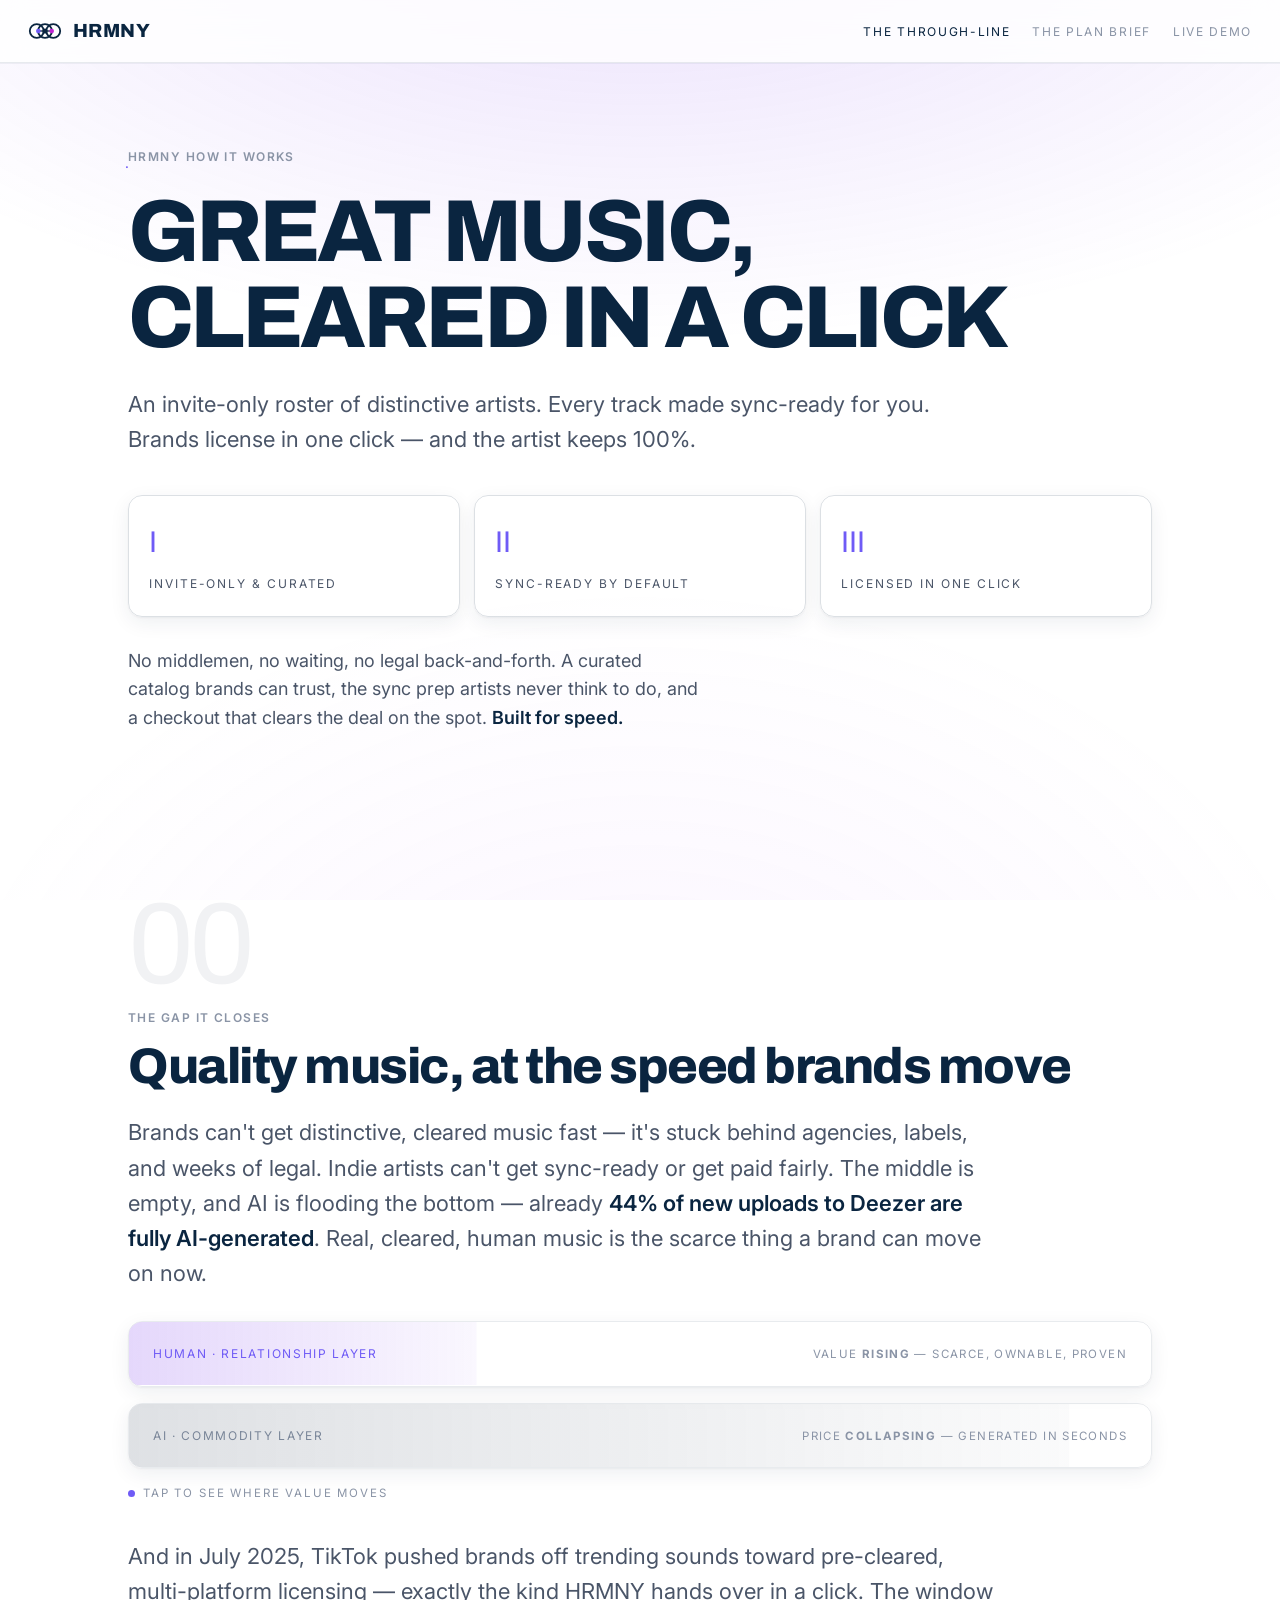
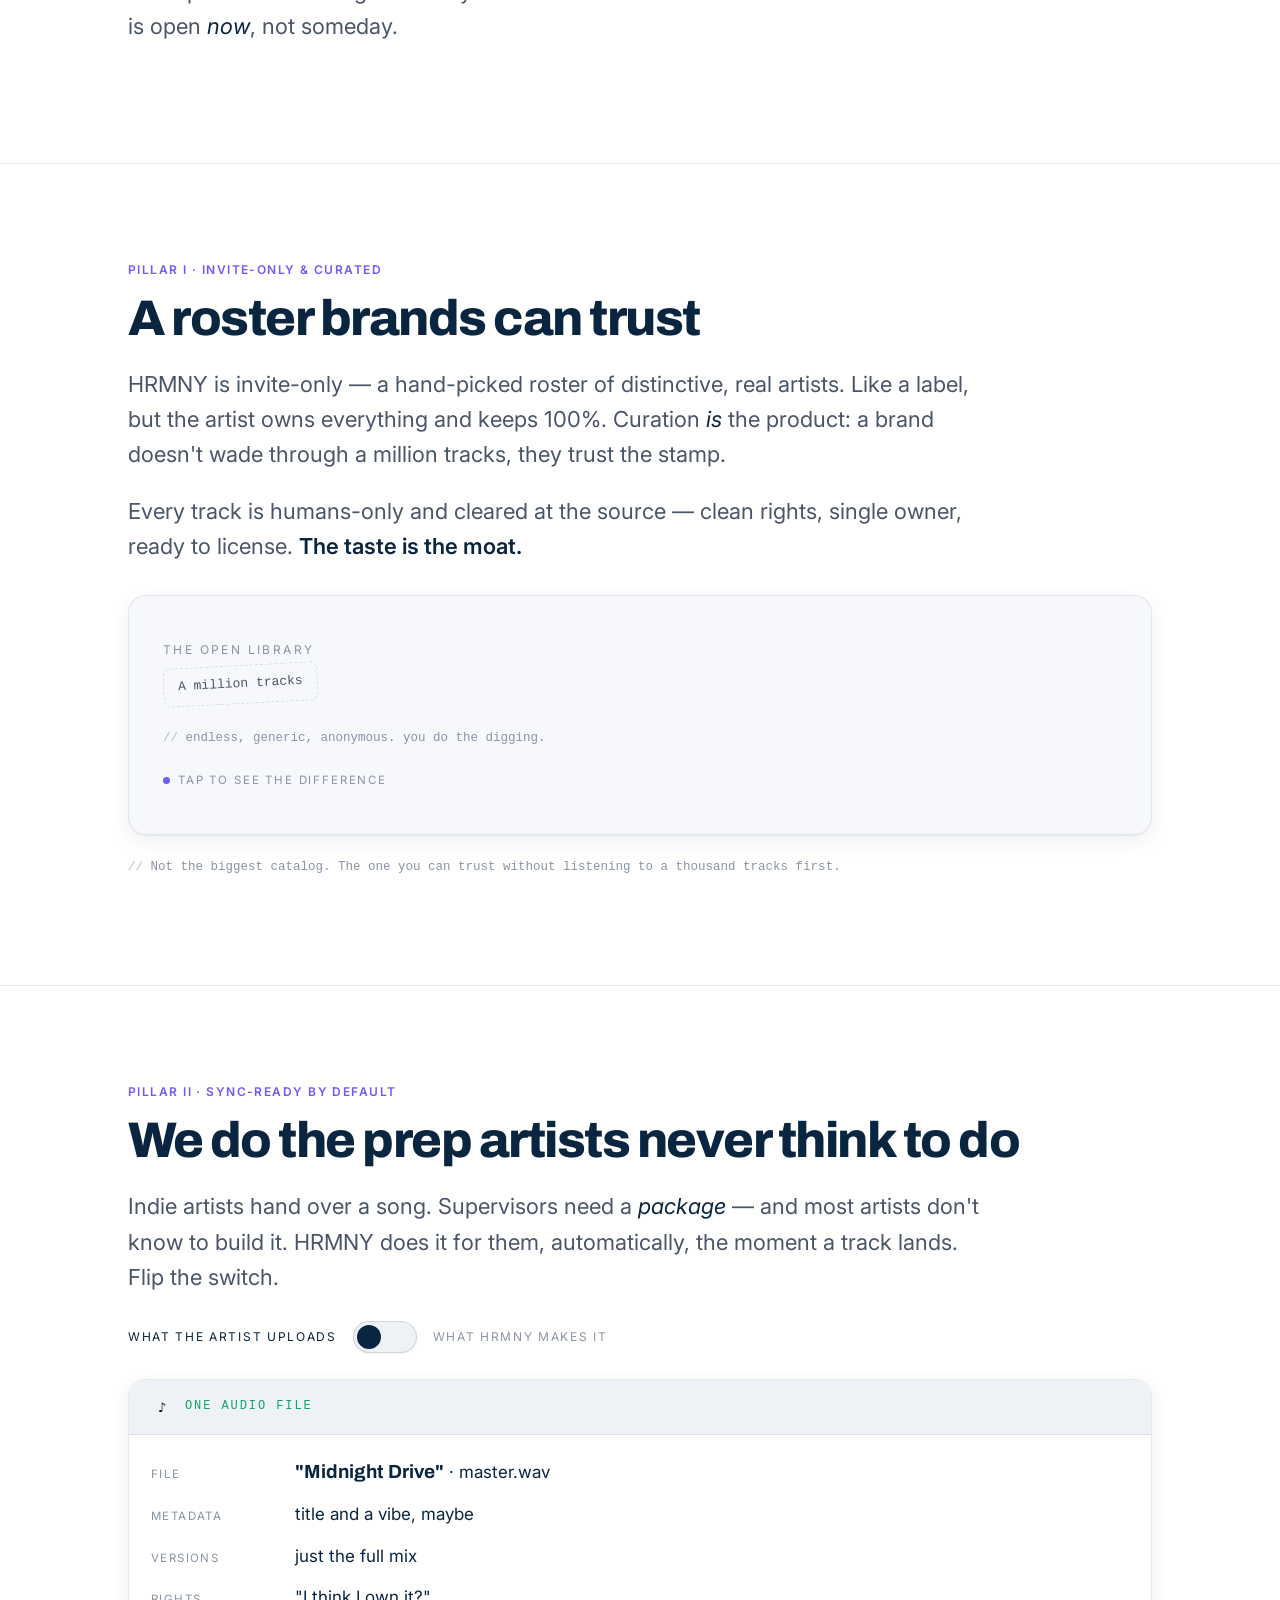
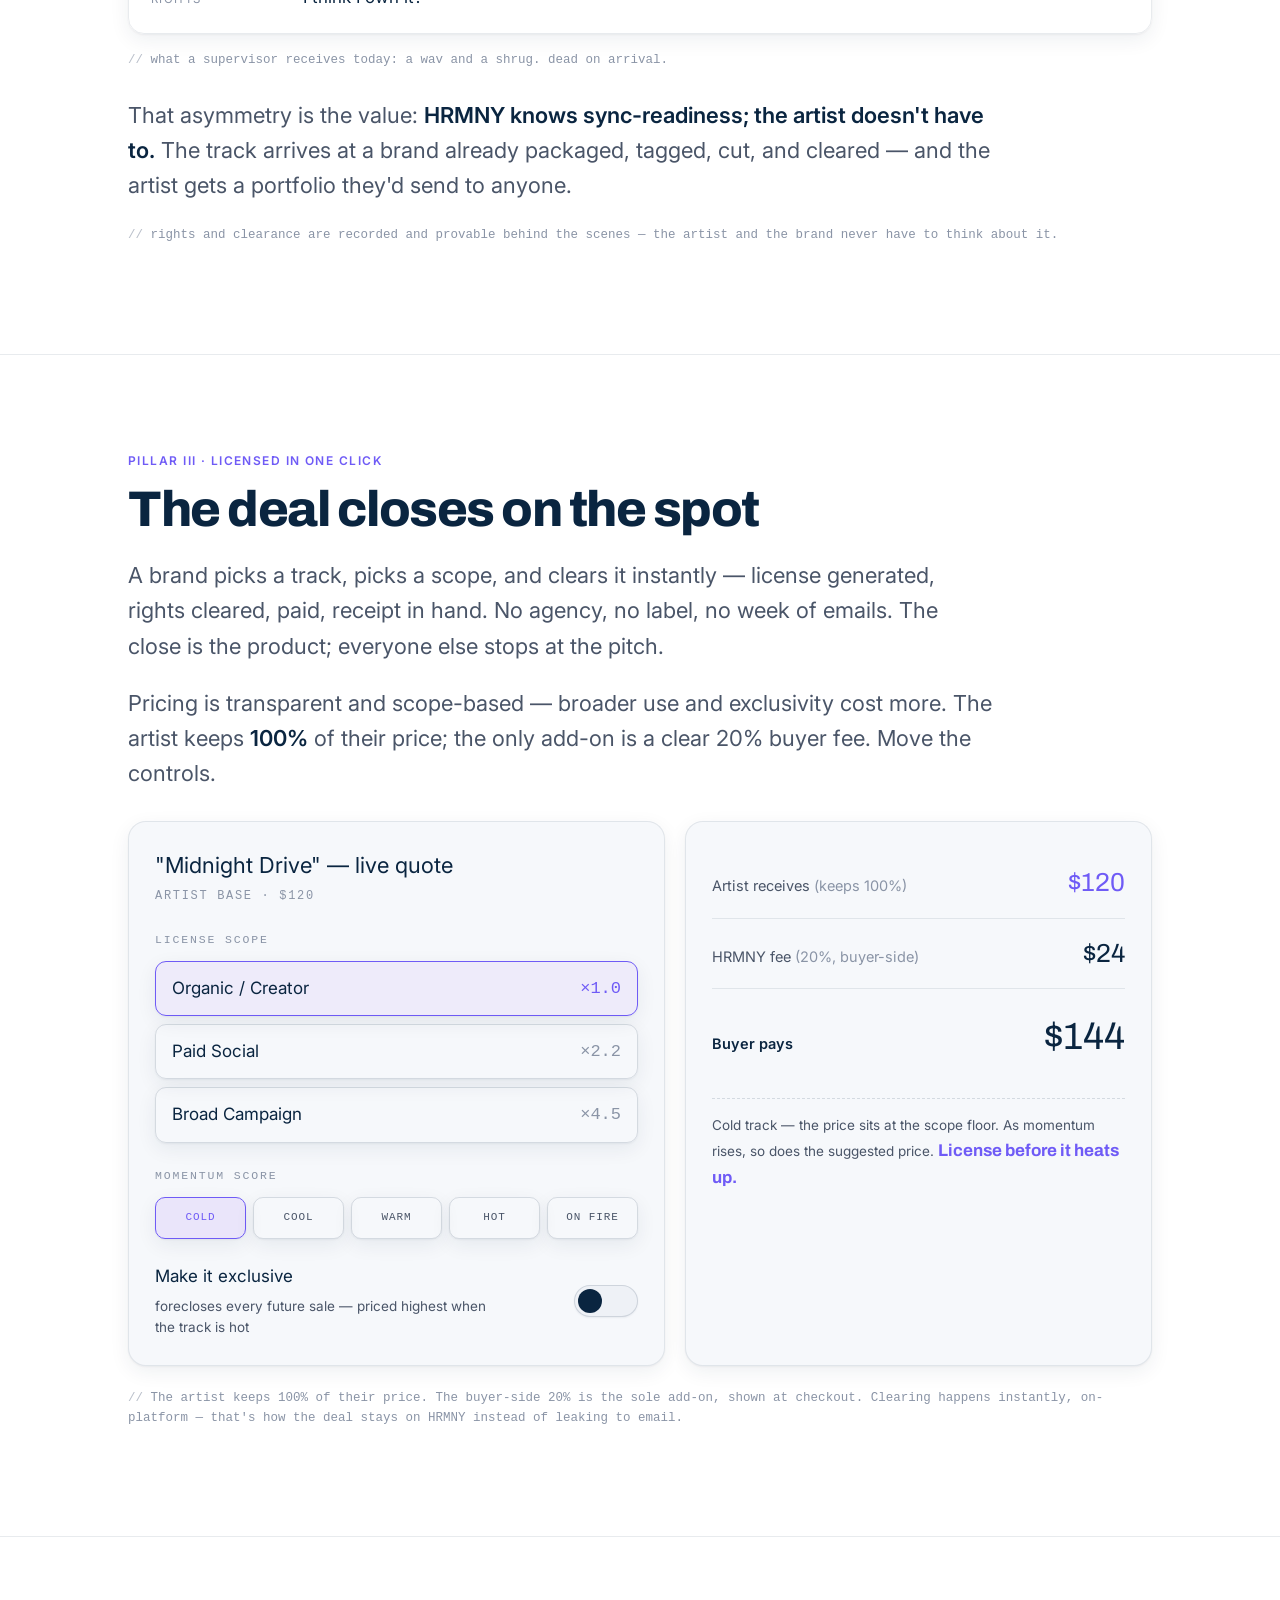
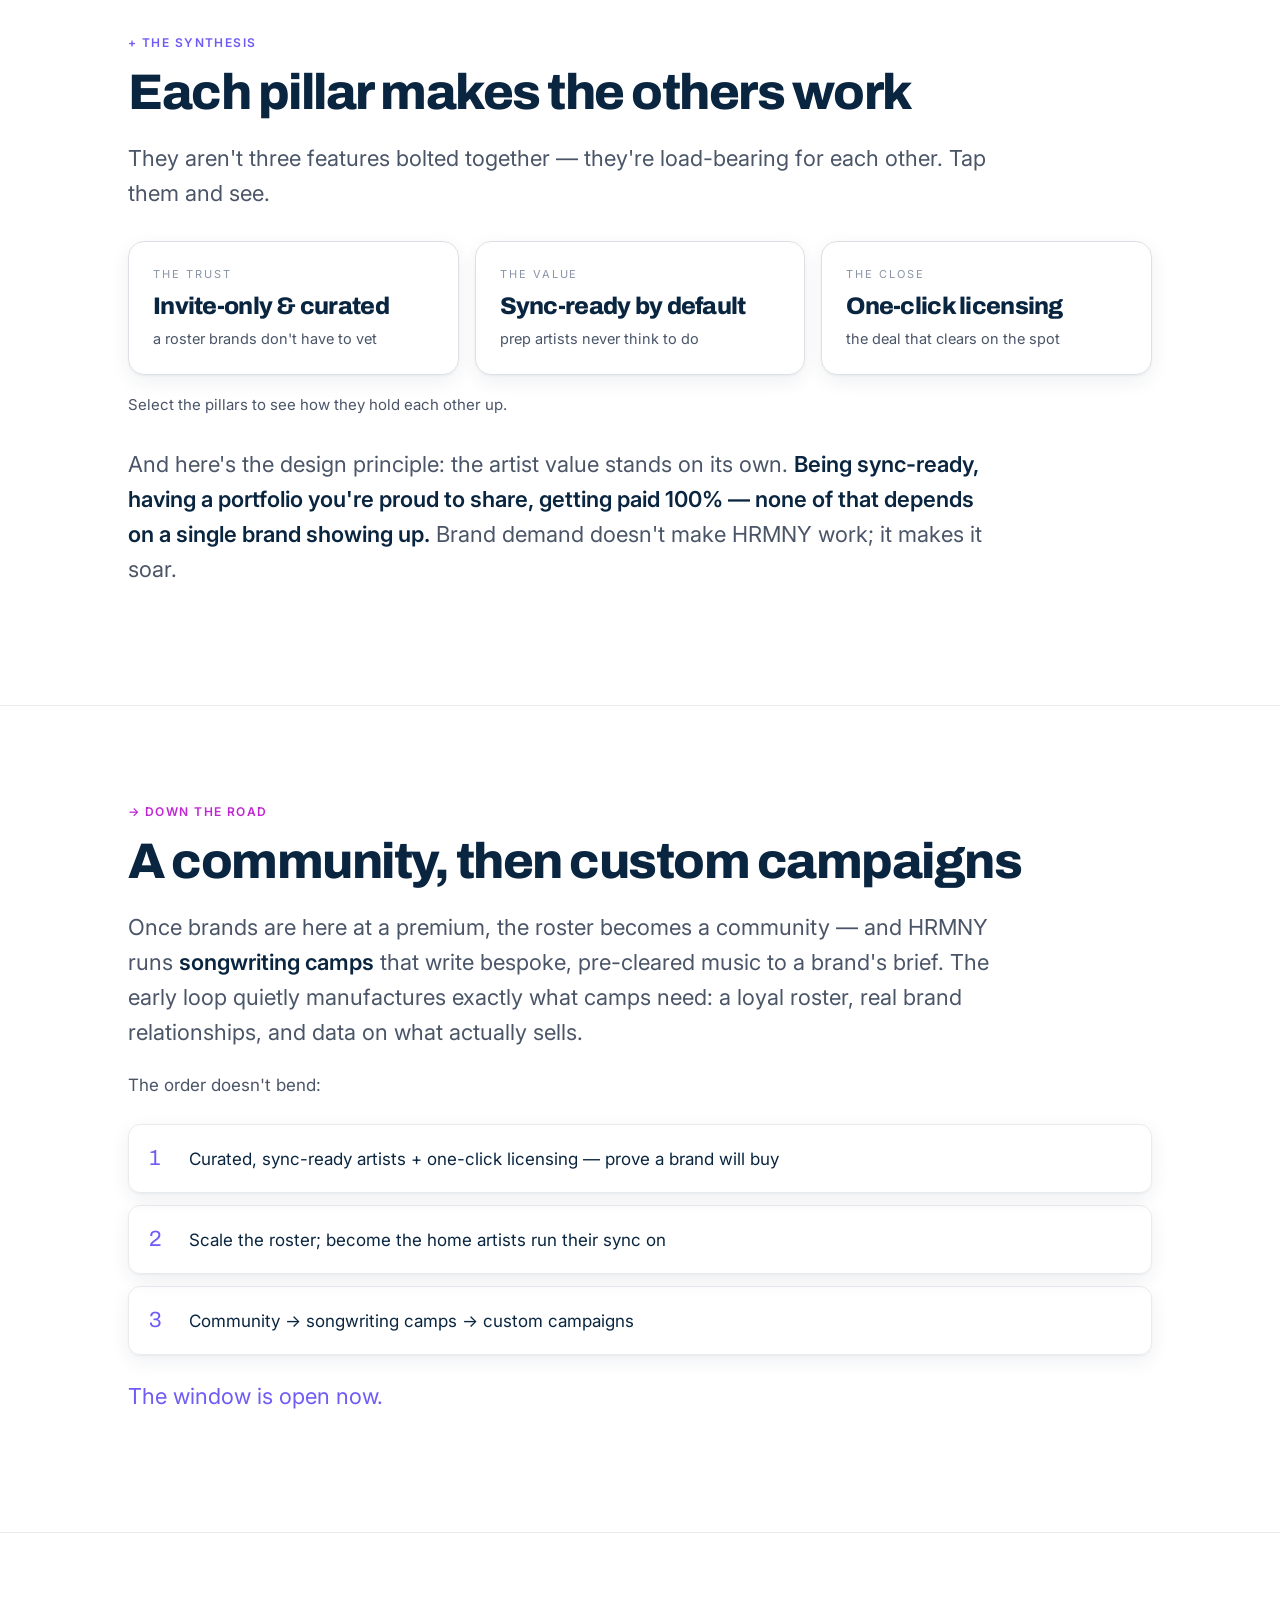
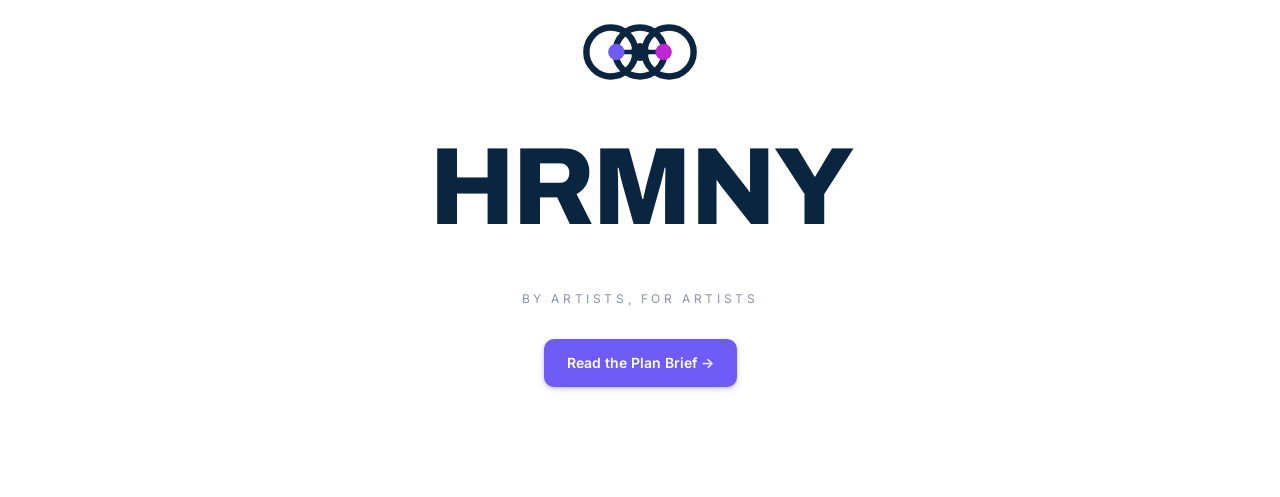
<file: index.html>
<!DOCTYPE html>
<html lang="en">
<head>
<meta charset="utf-8" />
<meta name="viewport" content="width=device-width, initial-scale=1" />
<title>HRMNY · The Through-Line</title>
<meta name="description" content="HRMNY — an invite-only roster of distinctive artists, every track made sync-ready, licensed by brands in one click. The artist keeps 100%." />
<script>document.documentElement.classList.add('js');</script>
<link rel="preconnect" href="https://fonts.googleapis.com" />
<link rel="preconnect" href="https://fonts.gstatic.com" crossorigin />
<link href="https://fonts.googleapis.com/css2?family=Archivo:wght@500;600;700;800;900&family=Inter:wght@300;400;500;600&display=swap" rel="stylesheet" />
<link rel="stylesheet" href="assets/styles.css" />
</head>
<body>

<nav class="nav">
  <a class="brand" href="index.html" style="text-decoration:none">
    <svg class="logo-mark" viewBox="0 0 132 72" aria-hidden="true">
      <circle class="ring" cx="34" cy="36" r="27"/><circle class="ring" cx="66" cy="36" r="27"/><circle class="ring" cx="98" cy="36" r="27"/>
      <line x1="40" y1="36" x2="92" y2="36" stroke="currentColor" stroke-width="5"/>
      <circle class="node-l" cx="40" cy="36" r="9"/><circle class="node-c" cx="66" cy="36" r="10"/><circle class="node-r" cx="92" cy="36" r="9"/>
    </svg>
    <b>HRMNY</b>
  </a>
  <div class="nav-links">
    <a href="index.html" aria-current="page">The Through-Line</a>
    <a href="plan.html">The Plan Brief</a>
    <a href="app.html">Live Demo</a>
  </div>
</nav>

<!-- HERO -->
<header class="wrap" style="padding-top:84px;padding-bottom:40px">
  <div class="kicker reveal">HRMNY <span class="dot">·</span> HOW IT WORKS</div>
  <h1 class="display reveal d1" style="margin-top:22px">Great music,<br>cleared in a click</h1>
  <p class="lede reveal d2" style="margin-top:26px">
    An invite-only roster of distinctive artists. Every track made sync-ready for
    you. Brands license in one click — and the artist keeps 100%.
  </p>

  <div class="pillars-row reveal d3">
    <div class="pillar-chip"><div class="rn">I</div><div class="nm">Invite-only &amp; Curated</div></div>
    <div class="pillar-chip"><div class="rn">II</div><div class="nm">Sync-ready by Default</div></div>
    <div class="pillar-chip"><div class="rn">III</div><div class="nm">Licensed in One Click</div></div>
  </div>

  <p class="lede tight reveal" style="margin-top:30px;font-size:18px">
    No middlemen, no waiting, no legal back-and-forth. A curated catalog brands can
    trust, the sync prep artists never think to do, and a checkout that clears the
    deal on the spot. <strong>Built for speed.</strong>
  </p>
</header>

<!-- §00 THE GROUND -->
<section>
  <div class="wrap">
    <div class="section-num reveal">00</div>
    <div class="kicker reveal" style="margin-top:6px">The gap it closes</div>
    <h2 class="h-section reveal d1">Quality music, at the speed brands move</h2>
    <p class="lede reveal d2">
      Brands can't get distinctive, cleared music fast — it's stuck behind agencies,
      labels, and weeks of legal. Indie artists can't get sync-ready or get paid
      fairly. The middle is empty, and AI is flooding the bottom — already
      <strong>44% of new uploads to Deezer are fully AI-generated</strong>. Real, cleared,
      human music is the scarce thing a brand can move on now.
    </p>

    <label class="valmig reveal d2" data-valmig aria-label="Tap to see where value moves">
      <input class="vh valmig-input" type="checkbox">
      <div class="val-bar human">
        <div class="fill"></div>
        <div class="vb-inner">
          <div class="lab">Human · relationship layer</div>
          <div class="state">VALUE <b>RISING</b> — scarce, ownable, proven</div>
        </div>
      </div>
      <div class="val-bar ai">
        <div class="fill"></div>
        <div class="vb-inner">
          <div class="lab">AI · commodity layer</div>
          <div class="state">PRICE <b>COLLAPSING</b> — generated in seconds</div>
        </div>
      </div>
    </label>
    <div class="hint reveal" style="margin-top:16px">Tap to see where value moves</div>

    <p class="lede reveal" style="margin-top:34px">
      And in July 2025, TikTok pushed brands off trending sounds toward pre-cleared,
      multi-platform licensing — exactly the kind HRMNY hands over in a click. The
      window is open <em>now</em>, not someday.
    </p>
  </div>
</section>

<!-- §I VERIFIED HUMAN MUSIC -->
<section>
  <div class="wrap">
    <div class="pillar-tag reveal">Pillar I · Invite-only &amp; Curated</div>
    <h2 class="h-section reveal d1">A roster brands can trust</h2>
    <p class="lede reveal d2">
      HRMNY is invite-only — a hand-picked roster of distinctive, real artists. Like
      a label, but the artist owns everything and keeps 100%. Curation <em>is</em> the
      product: a brand doesn't wade through a million tracks, they trust the stamp.
    </p>
    <p class="lede reveal d2" style="margin-top:18px">
      Every track is humans-only and cleared at the source — clean rights, single
      owner, ready to license. <strong>The taste is the moat.</strong>
    </p>

    <div class="flip-wrap reveal d2">
      <label class="flip" data-flip aria-label="Flip from open library to curated roster">
        <input class="vh flip-input" type="checkbox">
        <div class="face front">
          <div class="ft">The open library</div>
          <div class="sticker">A million tracks</div>
          <p class="comment">endless, generic, anonymous. you do the digging.</p>
          <div class="hint" style="margin-top:10px">Tap to see the difference</div>
        </div>
        <div class="face back">
          <div class="ft" style="color:var(--human)">The curated roster</div>
          <div class="big">Hand-picked, not endless</div>
          <ul class="proof-list">
            <li><span class="tick">✓</span> Invited artists only — distinctive, brand-grade</li>
            <li><span class="tick">✓</span> Humans-only, clean single-owner rights</li>
            <li><span class="tick">✓</span> Sync-ready and exclusive-able</li>
            <li><span class="tick">✓</span> The artist keeps 100% — no label, no middleman</li>
          </ul>
        </div>
      </label>
    </div>
    <p class="comment reveal" style="margin-top:22px">
      Not the biggest catalog. The one you can trust without listening to a thousand
      tracks first.
    </p>
  </div>
</section>

<!-- §II SYNC-READY BY DEFAULT -->
<section>
  <div class="wrap">
    <div class="pillar-tag reveal">Pillar II · Sync-ready by Default</div>
    <h2 class="h-section reveal d1">We do the prep artists never think to do</h2>
    <p class="lede reveal d2">
      Indie artists hand over a song. Supervisors need a <em>package</em> — and most
      artists don't know to build it. HRMNY does it for them, automatically, the
      moment a track lands. Flip the switch.
    </p>

    <div class="views-wrap reveal d2">
      <label class="switch-row" data-viewtoggle aria-label="Toggle between views">
        <input class="vh views-input" type="checkbox">
        <span class="switch-lab see">What the artist uploads</span>
        <span class="toggle"><span class="knob"></span></span>
        <span class="switch-lab under">What HRMNY makes it</span>
      </label>

      <!-- What the artist uploads -->
      <div class="view see">
        <div class="receipt">
          <div class="rhead">
            <span class="ok">♪</span>
            <span class="ttl">One audio file</span>
          </div>
          <div class="rbody">
            <div class="rrow"><span class="k">File</span><span class="v"><b>"Midnight Drive"</b> · master.wav</span></div>
            <div class="rrow"><span class="k">Metadata</span><span class="v">title and a vibe, maybe</span></div>
            <div class="rrow"><span class="k">Versions</span><span class="v">just the full mix</span></div>
            <div class="rrow"><span class="k">Rights</span><span class="v">"I think I own it?"</span></div>
          </div>
        </div>
        <p class="comment" style="margin-top:16px">what a supervisor receives today: a wav and a shrug. dead on arrival.</p>
      </div>

      <!-- What HRMNY makes it -->
      <div class="view under">
        <div class="chainview">
          <div class="chain-block on">
            <div class="ch-lab">Sync package — built automatically</div>
            <ul>
              <li>Rich metadata: BPM, key, mood, genre, instrumentation</li>
              <li>Instrumental + clean edits + :15 / :30 / :60 cuts</li>
              <li>Stems for editors to drop to picture</li>
            </ul>
          </div>
          <div class="chain-block off">
            <div class="ch-lab">Deal-ready — cleared at the source</div>
            <ul>
              <li>Clean splits, single owner, humans-only</li>
              <li>A profile the artist is proud to share anywhere</li>
              <li>One-click license terms, pre-written</li>
            </ul>
          </div>
        </div>
        <p class="comment" style="margin-top:16px">same song. now it's something a brand can license in seconds.</p>
      </div>
    </div>

    <p class="lede reveal" style="margin-top:28px">
      That asymmetry is the value: <strong>HRMNY knows sync-readiness; the artist doesn't
      have to.</strong> The track arrives at a brand already packaged, tagged, cut, and
      cleared — and the artist gets a portfolio they'd send to anyone.
    </p>
    <p class="comment reveal" style="margin-top:14px">
      rights and clearance are recorded and provable behind the scenes — the artist
      and the brand never have to think about it.
    </p>
  </div>
</section>

<!-- §III VALUE PRICING -->
<section>
  <div class="wrap">
    <div class="pillar-tag reveal">Pillar III · Licensed in One Click</div>
    <h2 class="h-section reveal d1">The deal closes on the spot</h2>
    <p class="lede reveal d2">
      A brand picks a track, picks a scope, and clears it instantly — license
      generated, rights cleared, paid, receipt in hand. No agency, no label, no
      week of emails. The close is the product; everyone else stops at the pitch.
    </p>
    <p class="lede reveal d2" style="margin-top:16px">
      Pricing is transparent and scope-based — broader use and exclusivity cost more.
      The artist keeps <strong>100%</strong> of their price; the only add-on is a clear 20%
      buyer fee. Move the controls.
    </p>

    <div class="reveal d2"><div class="calc" data-calc>
  <div class="calc-controls">
    <div class="track">"Midnight Drive" — live quote</div>
    <div class="base">Artist base · $120</div>

      <input class="vh" type="radio" name="c-scope" id="c-s-org" checked>
      <input class="vh" type="radio" name="c-scope" id="c-s-paid">
      <input class="vh" type="radio" name="c-scope" id="c-s-broad">
      <input class="vh" type="radio" name="c-mom" id="c-m-cold" checked>
      <input class="vh" type="radio" name="c-mom" id="c-m-cool">
      <input class="vh" type="radio" name="c-mom" id="c-m-warm">
      <input class="vh" type="radio" name="c-mom" id="c-m-hot">
      <input class="vh" type="radio" name="c-mom" id="c-m-fire">
    <input class="vh" type="checkbox" id="c-excl">

    <div class="ctl-group">
      <div class="glab">License scope</div>
      <div class="scope-opts">
        <label class="scope-opt" for="c-s-org"><span>Organic / Creator</span><span class="mult">×1.0</span></label>
        <label class="scope-opt" for="c-s-paid"><span>Paid Social</span><span class="mult">×2.2</span></label>
        <label class="scope-opt" for="c-s-broad"><span>Broad Campaign</span><span class="mult">×4.5</span></label>
      </div>
    </div>

    <div class="ctl-group">
      <div class="glab">Momentum score</div>
      <div class="mom-opts">
        <label class="mom-opt" for="c-m-cold">Cold</label>
        <label class="mom-opt" for="c-m-cool">Cool</label>
        <label class="mom-opt" for="c-m-warm">Warm</label>
        <label class="mom-opt" for="c-m-hot">Hot</label>
        <label class="mom-opt" for="c-m-fire">On Fire</label>
      </div>
    </div>

    <div class="ctl-group">
      <label class="excl" for="c-excl">
        <div>
          <div class="glab" style="margin:0">Make it exclusive</div>
          <p class="ex-copy">forecloses every future sale — priced highest when the track is hot</p>
        </div>
        <span class="excl-box"><span class="excl-knob"></span></span>
      </label>
    </div>
  </div>

  <div class="calc-out">
      <div class="out o-org-cold-no">
        <div class="out-row artist"><span class="k">Artist receives <span class="faint">(keeps 100%)</span></span><span class="v">$120</span></div>
        <div class="out-row"><span class="k">HRMNY fee <span class="faint">(20%, buyer-side)</span></span><span class="v">$24</span></div>
        <div class="out-row total"><span class="k">Buyer pays</span><span class="v">$144</span></div>
        <p class="proj">Cold track — the price sits at the scope floor. As momentum rises, so does the suggested price. <b>License before it heats up.</b></p>
      </div>
      <div class="out o-org-cold-ex">
        <div class="out-row artist"><span class="k">Artist receives <span class="faint">(keeps 100%)</span></span><span class="v">$180</span></div>
        <div class="out-row"><span class="k">HRMNY fee <span class="faint">(20%, buyer-side)</span></span><span class="v">$36</span></div>
        <div class="out-row total"><span class="k">Buyer pays</span><span class="v">$216</span></div>
        <p class="proj">Cold track — the price sits at the scope floor. As momentum rises, so does the suggested price. <b>License before it heats up.</b></p>
      </div>
      <div class="out o-org-cool-no">
        <div class="out-row artist"><span class="k">Artist receives <span class="faint">(keeps 100%)</span></span><span class="v">$138</span></div>
        <div class="out-row"><span class="k">HRMNY fee <span class="faint">(20%, buyer-side)</span></span><span class="v">$28</span></div>
        <div class="out-row total"><span class="k">Buyer pays</span><span class="v">$166</span></div>
        <p class="proj">At this momentum, the same license is projected at <b>$178</b> in ~30 days — licensing now is the early-access discount.</p>
      </div>
      <div class="out o-org-cool-ex">
        <div class="out-row artist"><span class="k">Artist receives <span class="faint">(keeps 100%)</span></span><span class="v">$259</span></div>
        <div class="out-row"><span class="k">HRMNY fee <span class="faint">(20%, buyer-side)</span></span><span class="v">$52</span></div>
        <div class="out-row total"><span class="k">Buyer pays</span><span class="v">$311</span></div>
        <p class="proj">At this momentum, the same license is projected at <b>$334</b> in ~30 days — licensing now is the early-access discount.</p>
      </div>
      <div class="out o-org-warm-no">
        <div class="out-row artist"><span class="k">Artist receives <span class="faint">(keeps 100%)</span></span><span class="v">$156</span></div>
        <div class="out-row"><span class="k">HRMNY fee <span class="faint">(20%, buyer-side)</span></span><span class="v">$31</span></div>
        <div class="out-row total"><span class="k">Buyer pays</span><span class="v">$187</span></div>
        <p class="proj">At this momentum, the same license is projected at <b>$215</b> in ~30 days — licensing now is the early-access discount.</p>
      </div>
      <div class="out o-org-warm-ex">
        <div class="out-row artist"><span class="k">Artist receives <span class="faint">(keeps 100%)</span></span><span class="v">$351</span></div>
        <div class="out-row"><span class="k">HRMNY fee <span class="faint">(20%, buyer-side)</span></span><span class="v">$70</span></div>
        <div class="out-row total"><span class="k">Buyer pays</span><span class="v">$421</span></div>
        <p class="proj">At this momentum, the same license is projected at <b>$484</b> in ~30 days — licensing now is the early-access discount.</p>
      </div>
      <div class="out o-org-hot-no">
        <div class="out-row artist"><span class="k">Artist receives <span class="faint">(keeps 100%)</span></span><span class="v">$174</span></div>
        <div class="out-row"><span class="k">HRMNY fee <span class="faint">(20%, buyer-side)</span></span><span class="v">$35</span></div>
        <div class="out-row total"><span class="k">Buyer pays</span><span class="v">$209</span></div>
        <p class="proj">At this momentum, the same license is projected at <b>$256</b> in ~30 days — licensing now is the early-access discount.</p>
      </div>
      <div class="out o-org-hot-ex">
        <div class="out-row artist"><span class="k">Artist receives <span class="faint">(keeps 100%)</span></span><span class="v">$457</span></div>
        <div class="out-row"><span class="k">HRMNY fee <span class="faint">(20%, buyer-side)</span></span><span class="v">$91</span></div>
        <div class="out-row total"><span class="k">Buyer pays</span><span class="v">$548</span></div>
        <p class="proj">At this momentum, the same license is projected at <b>$671</b> in ~30 days — licensing now is the early-access discount.</p>
      </div>
      <div class="out o-org-fire-no">
        <div class="out-row artist"><span class="k">Artist receives <span class="faint">(keeps 100%)</span></span><span class="v">$192</span></div>
        <div class="out-row"><span class="k">HRMNY fee <span class="faint">(20%, buyer-side)</span></span><span class="v">$38</span></div>
        <div class="out-row total"><span class="k">Buyer pays</span><span class="v">$230</span></div>
        <p class="proj">At this momentum, the same license is projected at <b>$300</b> in ~30 days — licensing now is the early-access discount.</p>
      </div>
      <div class="out o-org-fire-ex">
        <div class="out-row artist"><span class="k">Artist receives <span class="faint">(keeps 100%)</span></span><span class="v">$576</span></div>
        <div class="out-row"><span class="k">HRMNY fee <span class="faint">(20%, buyer-side)</span></span><span class="v">$115</span></div>
        <div class="out-row total"><span class="k">Buyer pays</span><span class="v">$691</span></div>
        <p class="proj">At this momentum, the same license is projected at <b>$899</b> in ~30 days — licensing now is the early-access discount.</p>
      </div>
      <div class="out o-paid-cold-no">
        <div class="out-row artist"><span class="k">Artist receives <span class="faint">(keeps 100%)</span></span><span class="v">$264</span></div>
        <div class="out-row"><span class="k">HRMNY fee <span class="faint">(20%, buyer-side)</span></span><span class="v">$53</span></div>
        <div class="out-row total"><span class="k">Buyer pays</span><span class="v">$317</span></div>
        <p class="proj">Cold track — the price sits at the scope floor. As momentum rises, so does the suggested price. <b>License before it heats up.</b></p>
      </div>
      <div class="out o-paid-cold-ex">
        <div class="out-row artist"><span class="k">Artist receives <span class="faint">(keeps 100%)</span></span><span class="v">$396</span></div>
        <div class="out-row"><span class="k">HRMNY fee <span class="faint">(20%, buyer-side)</span></span><span class="v">$79</span></div>
        <div class="out-row total"><span class="k">Buyer pays</span><span class="v">$475</span></div>
        <p class="proj">Cold track — the price sits at the scope floor. As momentum rises, so does the suggested price. <b>License before it heats up.</b></p>
      </div>
      <div class="out o-paid-cool-no">
        <div class="out-row artist"><span class="k">Artist receives <span class="faint">(keeps 100%)</span></span><span class="v">$304</span></div>
        <div class="out-row"><span class="k">HRMNY fee <span class="faint">(20%, buyer-side)</span></span><span class="v">$61</span></div>
        <div class="out-row total"><span class="k">Buyer pays</span><span class="v">$364</span></div>
        <p class="proj">At this momentum, the same license is projected at <b>$392</b> in ~30 days — licensing now is the early-access discount.</p>
      </div>
      <div class="out o-paid-cool-ex">
        <div class="out-row artist"><span class="k">Artist receives <span class="faint">(keeps 100%)</span></span><span class="v">$569</span></div>
        <div class="out-row"><span class="k">HRMNY fee <span class="faint">(20%, buyer-side)</span></span><span class="v">$114</span></div>
        <div class="out-row total"><span class="k">Buyer pays</span><span class="v">$683</span></div>
        <p class="proj">At this momentum, the same license is projected at <b>$734</b> in ~30 days — licensing now is the early-access discount.</p>
      </div>
      <div class="out o-paid-warm-no">
        <div class="out-row artist"><span class="k">Artist receives <span class="faint">(keeps 100%)</span></span><span class="v">$343</span></div>
        <div class="out-row"><span class="k">HRMNY fee <span class="faint">(20%, buyer-side)</span></span><span class="v">$69</span></div>
        <div class="out-row total"><span class="k">Buyer pays</span><span class="v">$412</span></div>
        <p class="proj">At this momentum, the same license is projected at <b>$474</b> in ~30 days — licensing now is the early-access discount.</p>
      </div>
      <div class="out o-paid-warm-ex">
        <div class="out-row artist"><span class="k">Artist receives <span class="faint">(keeps 100%)</span></span><span class="v">$772</span></div>
        <div class="out-row"><span class="k">HRMNY fee <span class="faint">(20%, buyer-side)</span></span><span class="v">$154</span></div>
        <div class="out-row total"><span class="k">Buyer pays</span><span class="v">$927</span></div>
        <p class="proj">At this momentum, the same license is projected at <b>$1,066</b> in ~30 days — licensing now is the early-access discount.</p>
      </div>
      <div class="out o-paid-hot-no">
        <div class="out-row artist"><span class="k">Artist receives <span class="faint">(keeps 100%)</span></span><span class="v">$383</span></div>
        <div class="out-row"><span class="k">HRMNY fee <span class="faint">(20%, buyer-side)</span></span><span class="v">$77</span></div>
        <div class="out-row total"><span class="k">Buyer pays</span><span class="v">$459</span></div>
        <p class="proj">At this momentum, the same license is projected at <b>$563</b> in ~30 days — licensing now is the early-access discount.</p>
      </div>
      <div class="out o-paid-hot-ex">
        <div class="out-row artist"><span class="k">Artist receives <span class="faint">(keeps 100%)</span></span><span class="v">$1,005</span></div>
        <div class="out-row"><span class="k">HRMNY fee <span class="faint">(20%, buyer-side)</span></span><span class="v">$201</span></div>
        <div class="out-row total"><span class="k">Buyer pays</span><span class="v">$1,206</span></div>
        <p class="proj">At this momentum, the same license is projected at <b>$1,477</b> in ~30 days — licensing now is the early-access discount.</p>
      </div>
      <div class="out o-paid-fire-no">
        <div class="out-row artist"><span class="k">Artist receives <span class="faint">(keeps 100%)</span></span><span class="v">$422</span></div>
        <div class="out-row"><span class="k">HRMNY fee <span class="faint">(20%, buyer-side)</span></span><span class="v">$84</span></div>
        <div class="out-row total"><span class="k">Buyer pays</span><span class="v">$507</span></div>
        <p class="proj">At this momentum, the same license is projected at <b>$659</b> in ~30 days — licensing now is the early-access discount.</p>
      </div>
      <div class="out o-paid-fire-ex">
        <div class="out-row artist"><span class="k">Artist receives <span class="faint">(keeps 100%)</span></span><span class="v">$1,267</span></div>
        <div class="out-row"><span class="k">HRMNY fee <span class="faint">(20%, buyer-side)</span></span><span class="v">$253</span></div>
        <div class="out-row total"><span class="k">Buyer pays</span><span class="v">$1,521</span></div>
        <p class="proj">At this momentum, the same license is projected at <b>$1,977</b> in ~30 days — licensing now is the early-access discount.</p>
      </div>
      <div class="out o-broad-cold-no">
        <div class="out-row artist"><span class="k">Artist receives <span class="faint">(keeps 100%)</span></span><span class="v">$540</span></div>
        <div class="out-row"><span class="k">HRMNY fee <span class="faint">(20%, buyer-side)</span></span><span class="v">$108</span></div>
        <div class="out-row total"><span class="k">Buyer pays</span><span class="v">$648</span></div>
        <p class="proj">Cold track — the price sits at the scope floor. As momentum rises, so does the suggested price. <b>License before it heats up.</b></p>
      </div>
      <div class="out o-broad-cold-ex">
        <div class="out-row artist"><span class="k">Artist receives <span class="faint">(keeps 100%)</span></span><span class="v">$810</span></div>
        <div class="out-row"><span class="k">HRMNY fee <span class="faint">(20%, buyer-side)</span></span><span class="v">$162</span></div>
        <div class="out-row total"><span class="k">Buyer pays</span><span class="v">$972</span></div>
        <p class="proj">Cold track — the price sits at the scope floor. As momentum rises, so does the suggested price. <b>License before it heats up.</b></p>
      </div>
      <div class="out o-broad-cool-no">
        <div class="out-row artist"><span class="k">Artist receives <span class="faint">(keeps 100%)</span></span><span class="v">$621</span></div>
        <div class="out-row"><span class="k">HRMNY fee <span class="faint">(20%, buyer-side)</span></span><span class="v">$124</span></div>
        <div class="out-row total"><span class="k">Buyer pays</span><span class="v">$745</span></div>
        <p class="proj">At this momentum, the same license is projected at <b>$801</b> in ~30 days — licensing now is the early-access discount.</p>
      </div>
      <div class="out o-broad-cool-ex">
        <div class="out-row artist"><span class="k">Artist receives <span class="faint">(keeps 100%)</span></span><span class="v">$1,164</span></div>
        <div class="out-row"><span class="k">HRMNY fee <span class="faint">(20%, buyer-side)</span></span><span class="v">$233</span></div>
        <div class="out-row total"><span class="k">Buyer pays</span><span class="v">$1,397</span></div>
        <p class="proj">At this momentum, the same license is projected at <b>$1,502</b> in ~30 days — licensing now is the early-access discount.</p>
      </div>
      <div class="out o-broad-warm-no">
        <div class="out-row artist"><span class="k">Artist receives <span class="faint">(keeps 100%)</span></span><span class="v">$702</span></div>
        <div class="out-row"><span class="k">HRMNY fee <span class="faint">(20%, buyer-side)</span></span><span class="v">$140</span></div>
        <div class="out-row total"><span class="k">Buyer pays</span><span class="v">$842</span></div>
        <p class="proj">At this momentum, the same license is projected at <b>$969</b> in ~30 days — licensing now is the early-access discount.</p>
      </div>
      <div class="out o-broad-warm-ex">
        <div class="out-row artist"><span class="k">Artist receives <span class="faint">(keeps 100%)</span></span><span class="v">$1,580</span></div>
        <div class="out-row"><span class="k">HRMNY fee <span class="faint">(20%, buyer-side)</span></span><span class="v">$316</span></div>
        <div class="out-row total"><span class="k">Buyer pays</span><span class="v">$1,895</span></div>
        <p class="proj">At this momentum, the same license is projected at <b>$2,180</b> in ~30 days — licensing now is the early-access discount.</p>
      </div>
      <div class="out o-broad-hot-no">
        <div class="out-row artist"><span class="k">Artist receives <span class="faint">(keeps 100%)</span></span><span class="v">$783</span></div>
        <div class="out-row"><span class="k">HRMNY fee <span class="faint">(20%, buyer-side)</span></span><span class="v">$157</span></div>
        <div class="out-row total"><span class="k">Buyer pays</span><span class="v">$940</span></div>
        <p class="proj">At this momentum, the same license is projected at <b>$1,151</b> in ~30 days — licensing now is the early-access discount.</p>
      </div>
      <div class="out o-broad-hot-ex">
        <div class="out-row artist"><span class="k">Artist receives <span class="faint">(keeps 100%)</span></span><span class="v">$2,055</span></div>
        <div class="out-row"><span class="k">HRMNY fee <span class="faint">(20%, buyer-side)</span></span><span class="v">$411</span></div>
        <div class="out-row total"><span class="k">Buyer pays</span><span class="v">$2,466</span></div>
        <p class="proj">At this momentum, the same license is projected at <b>$3,021</b> in ~30 days — licensing now is the early-access discount.</p>
      </div>
      <div class="out o-broad-fire-no">
        <div class="out-row artist"><span class="k">Artist receives <span class="faint">(keeps 100%)</span></span><span class="v">$864</span></div>
        <div class="out-row"><span class="k">HRMNY fee <span class="faint">(20%, buyer-side)</span></span><span class="v">$173</span></div>
        <div class="out-row total"><span class="k">Buyer pays</span><span class="v">$1,037</span></div>
        <p class="proj">At this momentum, the same license is projected at <b>$1,348</b> in ~30 days — licensing now is the early-access discount.</p>
      </div>
      <div class="out o-broad-fire-ex">
        <div class="out-row artist"><span class="k">Artist receives <span class="faint">(keeps 100%)</span></span><span class="v">$2,592</span></div>
        <div class="out-row"><span class="k">HRMNY fee <span class="faint">(20%, buyer-side)</span></span><span class="v">$518</span></div>
        <div class="out-row total"><span class="k">Buyer pays</span><span class="v">$3,110</span></div>
        <p class="proj">At this momentum, the same license is projected at <b>$4,044</b> in ~30 days — licensing now is the early-access discount.</p>
      </div>
  </div>
</div></div>

    <p class="comment reveal" style="margin-top:22px">
      The artist keeps 100% of their price. The buyer-side 20% is the sole add-on,
      shown at checkout. Clearing happens instantly, on-platform — that's how the deal
      stays on HRMNY instead of leaking to email.
    </p>
  </div>
</section>

<!-- THE SYNTHESIS -->
<section>
  <div class="wrap">
    <div class="kicker reveal" style="color:var(--human)">+ The synthesis</div>
    <h2 class="h-section reveal d1">Each pillar makes the others work</h2>
    <p class="lede reveal d2">
      They aren't three features bolted together — they're load-bearing for each
      other. Tap them and see.
    </p>

    <div class="interlock-wrap reveal d2">
      <input class="vh lk" type="radio" name="lk" id="lk-worth">
      <input class="vh lk" type="radio" name="lk" id="lk-proof">
      <input class="vh lk" type="radio" name="lk" id="lk-flow">
      <div class="interlock">
        <label class="lock" for="lk-worth">
          <div class="ln">The trust</div><h3>Invite-only &amp; curated</h3>
          <div class="role">a roster brands don't have to vet</div>
        </label>
        <label class="lock" for="lk-proof">
          <div class="ln">The value</div><h3>Sync-ready by default</h3>
          <div class="role">prep artists never think to do</div>
        </label>
        <label class="lock" for="lk-flow">
          <div class="ln">The close</div><h3>One-click licensing</h3>
          <div class="role">the deal that clears on the spot</div>
        </label>
      </div>
      <p class="interlock-note">
        <span class="note note-default">Select the pillars to see how they hold each other up.</span>
        <span class="note n-worth">Without <b>curation</b>, a brand is back to digging through a million tracks — the trust, and the speed, evaporate.</span>
        <span class="note n-proof">Without <b>sync-readiness</b>, even a great track arrives as a raw wav — dead on arrival, and the artist still doesn't get paid.</span>
        <span class="note n-flow">Without the <b>one-click close</b>, you're just a prettier catalog to share — the deal leaks to email and the fee with it.</span>
      </p>
    </div>

    <p class="lede reveal" style="margin-top:30px">
      And here's the design principle: the artist value stands on its own.
      <strong>Being sync-ready, having a portfolio you're proud to share, getting paid
      100% — none of that depends on a single brand showing up.</strong> Brand demand
      doesn't make HRMNY work; it makes it soar.
    </p>
  </div>
</section>

<!-- DOWN THE ROAD -->
<section>
  <div class="wrap">
    <div class="kicker reveal" style="color:var(--chain)">→ Down the road</div>
    <h2 class="h-section reveal d1">A community, then custom campaigns</h2>
    <p class="lede reveal d2">
      Once brands are here at a premium, the roster becomes a community — and HRMNY
      runs <strong>songwriting camps</strong> that write bespoke, pre-cleared music to a
      brand's brief. The early loop quietly manufactures exactly what camps need:
      a loyal roster, real brand relationships, and data on what actually sells.
    </p>
    <p class="muted reveal d2" style="margin-top:18px">The order doesn't bend:</p>
    <ol class="gate-list reveal d2">
      <li>Curated, sync-ready artists + one-click licensing — prove a brand will buy</li>
      <li>Scale the roster; become the home artists run their sync on</li>
      <li>Community → songwriting camps → custom campaigns</li>
    </ol>
    <p class="lede reveal" style="margin-top:24px;color:var(--human)">The window is open now.</p>
  </div>
</section>

<footer class="foot">
  <div class="wrap">
    <svg class="logo-mark" viewBox="0 0 132 72" aria-hidden="true">
      <circle class="ring" cx="34" cy="36" r="27"/><circle class="ring" cx="66" cy="36" r="27"/><circle class="ring" cx="98" cy="36" r="27"/>
      <line x1="40" y1="36" x2="92" y2="36" stroke="currentColor" stroke-width="5"/>
      <circle class="node-l" cx="40" cy="36" r="9"/><circle class="node-c" cx="66" cy="36" r="10"/><circle class="node-r" cx="92" cy="36" r="9"/>
    </svg>
    <div class="big">HRMNY</div>
    <div class="sub">By artists, for artists</div>
    <div style="margin-top:30px"><a class="btn" href="plan.html">Read the Plan Brief →</a></div>
  </div>
</footer>

<script src="assets/app.js"></script>
</body>
</html>
</file>
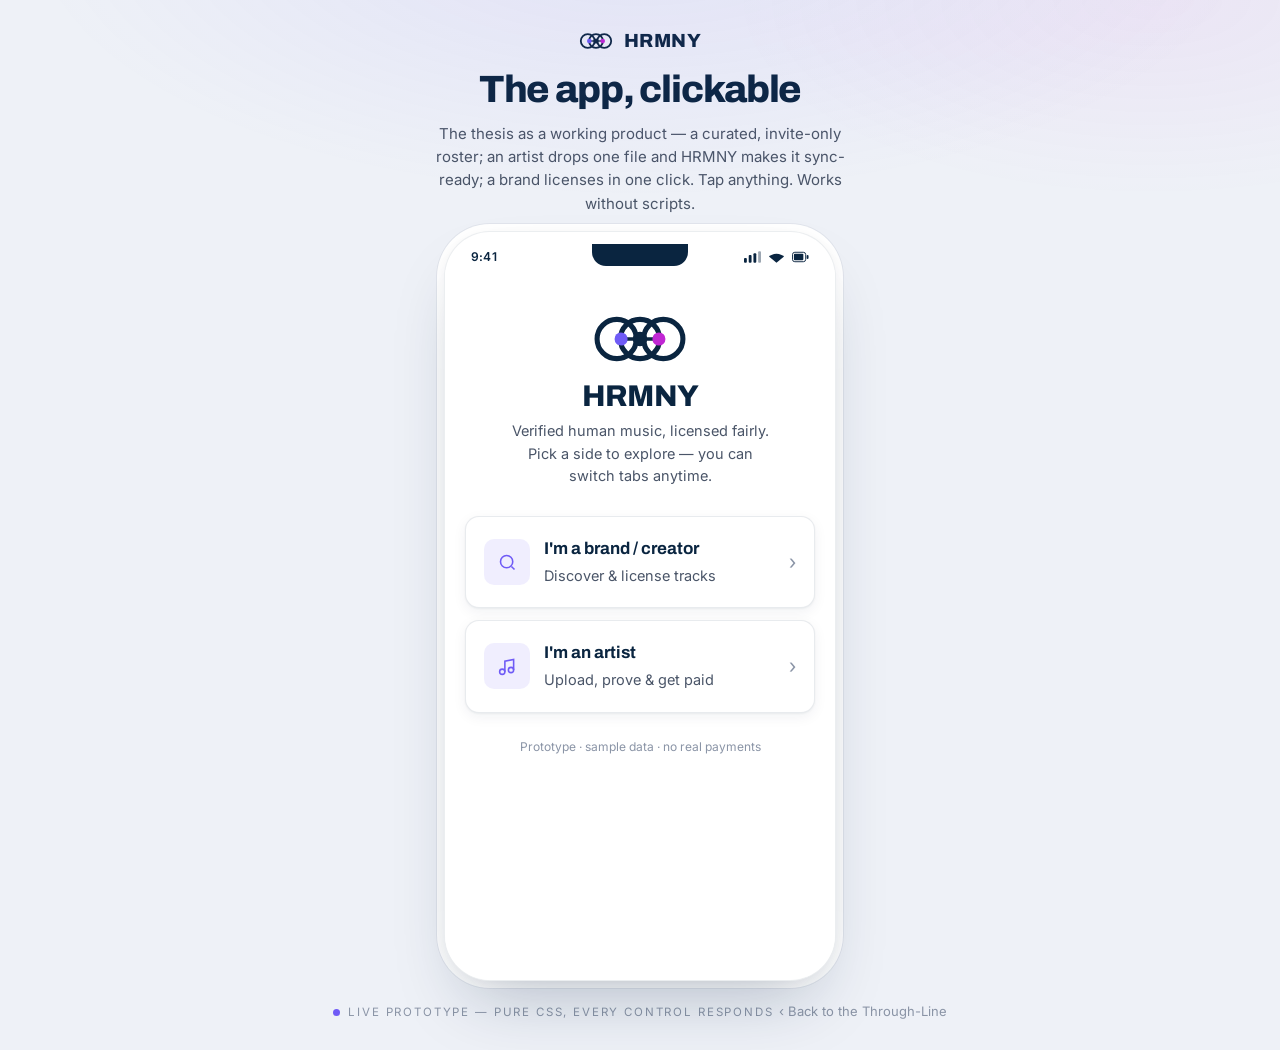
<file: app.html>
<!DOCTYPE html>
<html lang="en">
<head>
<meta charset="utf-8" />
<meta name="viewport" content="width=device-width, initial-scale=1, viewport-fit=cover" />
<title>HRMNY · App Demo</title>
<meta name="description" content="A clickable, no-JS-required prototype of the HRMNY app — a curated, invite-only roster, tracks made sync-ready automatically, and one-click licensing for brands. The artist keeps 100%." />
<link rel="preconnect" href="https://fonts.googleapis.com" />
<link rel="preconnect" href="https://fonts.gstatic.com" crossorigin />
<link href="https://fonts.googleapis.com/css2?family=Archivo:wght@500;600;700;800;900&family=Inter:wght@300;400;500;600&display=swap" rel="stylesheet" />
<link rel="stylesheet" href="assets/styles.css" />
<link rel="stylesheet" href="assets/app-proto.css" />
<link rel="stylesheet" href="assets/app-gen.css" />
</head>
<body>

<div class="stage">
  <div class="stage-head">
    <a class="brand" href="index.html" style="text-decoration:none"><svg class="logo-mark" viewBox="0 0 132 72" aria-hidden="true"><circle class="ring" cx="34" cy="36" r="27"/><circle class="ring" cx="66" cy="36" r="27"/><circle class="ring" cx="98" cy="36" r="27"/><line x1="40" y1="36" x2="92" y2="36" stroke="currentColor" stroke-width="5"/><circle class="node-l" cx="40" cy="36" r="9"/><circle class="node-c" cx="66" cy="36" r="10"/><circle class="node-r" cx="92" cy="36" r="9"/></svg><b>HRMNY</b></a>
    <h1>The app, clickable</h1>
    <p>The thesis as a working product — a curated, invite-only roster; an artist drops one file and HRMNY makes it sync-ready; a brand licenses in one click. Tap anything. Works without scripts.</p>
  </div>

  <div class="phone" id="phone">
    <div class="state"><input class="vh" type="radio" name="scr" id="scr-launch" checked><input class="vh" type="radio" name="scr" id="scr-discover"><input class="vh" type="radio" name="scr" id="scr-licenses"><input class="vh" type="radio" name="scr" id="scr-studio"><input class="vh" type="radio" name="scr" id="scr-verify"><input class="vh" type="radio" name="scr" id="scr-wallet"><input class="vh" type="radio" name="scr" id="scr-up1"><input class="vh" type="radio" name="scr" id="scr-up2"><input class="vh" type="radio" name="scr" id="scr-up3"><input class="vh" type="radio" name="scr" id="scr-up4"><input class="vh" type="radio" name="scr" id="scr-published"><input class="vh" type="radio" name="scr" id="scr-report"><input class="vh" type="radio" name="scr" id="scr-det-midnight"><input class="vh" type="radio" name="scr" id="scr-co-midnight"><input class="vh" type="radio" name="scr" id="scr-rc-midnight"><input class="vh" type="radio" name="scr" id="scr-det-neon"><input class="vh" type="radio" name="scr" id="scr-co-neon"><input class="vh" type="radio" name="scr" id="scr-rc-neon"><input class="vh" type="radio" name="scr" id="scr-det-bloom"><input class="vh" type="radio" name="scr" id="scr-co-bloom"><input class="vh" type="radio" name="scr" id="scr-rc-bloom"><input class="vh" type="radio" name="scr" id="scr-det-gravity"><input class="vh" type="radio" name="scr" id="scr-co-gravity"><input class="vh" type="radio" name="scr" id="scr-rc-gravity"><input class="vh" type="radio" name="scr" id="scr-det-cranes"><input class="vh" type="radio" name="scr" id="scr-co-cranes"><input class="vh" type="radio" name="scr" id="scr-rc-cranes"><input class="vh" type="radio" name="scr" id="scr-det-cellar"><input class="vh" type="radio" name="scr" id="scr-co-cellar"><input class="vh" type="radio" name="scr" id="scr-rc-cellar"><input class="vh" type="radio" name="scr" id="scr-det-static"><input class="vh" type="radio" name="scr" id="scr-co-static"><input class="vh" type="radio" name="scr" id="scr-rc-static"><input class="vh" type="radio" name="scr" id="scr-lic-midnight"><input class="vh" type="radio" name="scr" id="scr-lic-neon"><input class="vh" type="radio" name="scr" id="scr-lic-bloom"><input class="vh" type="radio" name="scr" id="scr-artist-mara"><input class="vh" type="radio" name="scr" id="scr-artist-koji"><input class="vh" type="radio" name="scr" id="scr-artist-elara"><input class="vh" type="radio" name="scr" id="scr-artist-foley"><input class="vh" type="radio" name="scr" id="scr-artist-wren"><input class="vh" type="radio" name="flt" id="flt-all" checked><input class="vh" type="radio" name="flt" id="flt-fire"><input class="vh" type="radio" name="flt" id="flt-cold"><input class="vh" type="radio" name="sc-midnight" id="sc-midnight-org" checked><input class="vh" type="radio" name="sc-midnight" id="sc-midnight-paid"><input class="vh" type="radio" name="sc-midnight" id="sc-midnight-broad"><input class="vh" type="checkbox" id="ex-midnight"><input class="vh" type="radio" name="sc-neon" id="sc-neon-org" checked><input class="vh" type="radio" name="sc-neon" id="sc-neon-paid"><input class="vh" type="radio" name="sc-neon" id="sc-neon-broad"><input class="vh" type="checkbox" id="ex-neon"><input class="vh" type="radio" name="sc-bloom" id="sc-bloom-org" checked><input class="vh" type="radio" name="sc-bloom" id="sc-bloom-paid"><input class="vh" type="radio" name="sc-bloom" id="sc-bloom-broad"><input class="vh" type="checkbox" id="ex-bloom"><input class="vh" type="radio" name="sc-gravity" id="sc-gravity-org" checked><input class="vh" type="radio" name="sc-gravity" id="sc-gravity-paid"><input class="vh" type="radio" name="sc-gravity" id="sc-gravity-broad"><input class="vh" type="radio" name="sc-cranes" id="sc-cranes-org" checked><input class="vh" type="radio" name="sc-cranes" id="sc-cranes-paid"><input class="vh" type="radio" name="sc-cranes" id="sc-cranes-broad"><input class="vh" type="checkbox" id="ex-cranes"><input class="vh" type="radio" name="sc-cellar" id="sc-cellar-org" checked><input class="vh" type="radio" name="sc-cellar" id="sc-cellar-paid"><input class="vh" type="radio" name="sc-cellar" id="sc-cellar-broad"><input class="vh" type="checkbox" id="ex-cellar"><input class="vh" type="radio" name="sc-static" id="sc-static-org" checked><input class="vh" type="radio" name="sc-static" id="sc-static-paid"><input class="vh" type="radio" name="sc-static" id="sc-static-broad"><input class="vh" type="checkbox" id="dl-midnight"><input class="vh" type="checkbox" id="dl-neon"><input class="vh" type="checkbox" id="dl-bloom"><input class="vh" type="checkbox" id="pay-sent"><input class="vh" type="checkbox" id="share-copied"></div>
    <div class="notch"></div>
    <div class="statusbar"><span>9:41</span><span class="sb-icons">
      <svg viewBox="0 0 18 12" aria-hidden="true"><rect x="0" y="7" width="3" height="5" rx="1" fill="currentColor"/><rect x="5" y="4" width="3" height="8" rx="1" fill="currentColor"/><rect x="10" y="2" width="3" height="10" rx="1" fill="currentColor"/><rect x="15" y="0" width="3" height="12" rx="1" fill="currentColor" opacity=".4"/></svg>
      <svg viewBox="0 0 18 12" aria-hidden="true"><path d="M9 2.5C5.5 2.5 2.7 4 1 5.6l8 6.4 8-6.4C15.3 4 12.5 2.5 9 2.5Z" fill="currentColor"/></svg>
      <svg viewBox="0 0 18 12" aria-hidden="true"><rect x="0.5" y="1" width="14" height="10" rx="2.5" fill="none" stroke="currentColor"/><rect x="2" y="2.5" width="10" height="7" rx="1" fill="currentColor"/><rect x="15.5" y="4" width="2" height="4" rx="1" fill="currentColor"/></svg>
    </span></div>

    <div class="appbar"><span class="ab-brandrow"><svg class="logo-mark ab-mark" viewBox="0 0 132 72" aria-hidden="true"><circle class="ring" cx="34" cy="36" r="27"/><circle class="ring" cx="66" cy="36" r="27"/><circle class="ring" cx="98" cy="36" r="27"/><line x1="40" y1="36" x2="92" y2="36" stroke="currentColor" stroke-width="5"/><circle class="node-l" cx="40" cy="36" r="9"/><circle class="node-c" cx="66" cy="36" r="10"/><circle class="node-r" cx="92" cy="36" r="9"/></svg><span class="ab-title">HRMNY</span></span></div>

    <div class="screens">
<section class="screen bare" data-screen="launch"><div style="text-align:center;padding:18px 4px 6px"><svg class="logo-mark" viewBox="0 0 132 72" aria-hidden="true" style="width:96px;height:62px;color:var(--ink);margin:0 auto 10px;display:block"><circle class="ring" cx="34" cy="36" r="27"/><circle class="ring" cx="66" cy="36" r="27"/><circle class="ring" cx="98" cy="36" r="27"/><line x1="40" y1="36" x2="92" y2="36" stroke="currentColor" stroke-width="5"/><circle class="node-l" cx="40" cy="36" r="9"/><circle class="node-c" cx="66" cy="36" r="10"/><circle class="node-r" cx="92" cy="36" r="9"/></svg><div class="s-title" style="font-size:30px">HRMNY</div><p class="s-sub" style="max-width:30ch;margin:8px auto 0">Verified human music, licensed fairly. Pick a side to explore — you can switch tabs anytime.</p></div><div style="margin-top:22px"><label class="acard rolecard" for="scr-discover"><span class="rc-ic"><svg viewBox="0 0 24 24"><circle cx="11" cy="11" r="7"/><path d="m20 20-3.5-3.5"/></svg></span><span class="rc-mid"><span class="rc-t">I'm a brand / creator</span><span class="s-sub" style="margin-top:3px">Discover & license tracks</span></span><span class="rc-arr">›</span></label><label class="acard rolecard" for="scr-studio"><span class="rc-ic"><svg viewBox="0 0 24 24"><path d="M9 18V6l10-2v12"/><circle cx="6" cy="18" r="3"/><circle cx="16" cy="16" r="3"/></svg></span><span class="rc-mid"><span class="rc-t">I'm an artist</span><span class="s-sub" style="margin-top:3px">Upload, prove & get paid</span></span><span class="rc-arr">›</span></label></div><p class="note-line" style="text-align:center;margin-top:24px">Prototype · sample data · no real payments</p></section>
<section class="screen" data-screen="discover"><div class="eyebrow">For brands &amp; creators</div><div class="s-title">Discover</div><p class="s-sub">An invite-only roster of real artists. Every track is sync-ready and clears in one click — no agency, no waiting.</p><div class="searchbar"><span class="sb-ic"><svg viewBox="0 0 24 24" aria-hidden="true"><circle cx="11" cy="11" r="7"/><path d="m20 20-3.5-3.5"/></svg></span><input type="search" class="search-input" data-search-input placeholder="Search a track, artist, or key…" aria-label="Search tracks"><label class="sb-clear" data-search-clear hidden>✕</label></div><div class="chips"><label class="fchip" for="flt-all" data-f="all">All</label><label class="fchip" for="flt-fire" data-f="fire">Heating up</label><label class="fchip" for="flt-cold" data-f="cold">New &amp; cold</label></div><div class="feed" data-feed><label class="tcard" for="scr-det-midnight" data-cat="fire" data-search="midnight drive mara vance f♯ min"><span class="tart"><svg class="cover" viewBox="0 0 100 100" preserveAspectRatio="xMidYMid meet" aria-hidden="true"><defs><radialGradient id="cmidnightg" cx="36%" cy="30%" r="64%"><stop offset="0" stop-color="#e6a8ff"/><stop offset="0.4" stop-color="#c050f0"/><stop offset="1" stop-color="#3c0f4e"/></radialGradient><pattern id="cmidnighth" width="2.6" height="2.6" patternUnits="userSpaceOnUse"><circle cx="1.3" cy="1.3" r="0.82" fill="#000"/></pattern><clipPath id="cmidnightc"><circle cx="50" cy="50" r="41"/></clipPath></defs><g transform="rotate(-1.0 50 50)"><path d="M94.7,50.0 L91.9,59.6 L90.6,69.6 L82.8,76.2 L76.1,82.7 L69.5,90.6 L59.7,92.4 L50.0,94.4 L40.0,93.9 L31.5,88.4 L24.0,82.6 L16.6,76.6 L9.3,69.6 L5.6,60.1 L3.8,50.0 L9.2,40.7 L8.8,30.2 L14.8,21.9 L21.5,14.3 L30.7,10.0 L40.2,6.9 L50.0,6.9 L59.6,8.1 L68.5,11.7 L77.6,15.4 L86.0,21.3 L91.1,30.2 L95.0,39.7 Z" fill="#ddd5e6"/><circle cx="50" cy="50" r="41" fill="#c050f0"/><circle cx="50" cy="50" r="41" fill="url(#cmidnightg)"/><g clip-path="url(#cmidnightc)"><rect width="100" height="100" fill="url(#cmidnighth)" opacity="0.2"/><circle cx="50" cy="50" r="14" fill="none" stroke="#000" stroke-opacity="0.13" stroke-width="0.5"/><circle cx="50" cy="50" r="20" fill="none" stroke="#000" stroke-opacity="0.13" stroke-width="0.5"/><circle cx="50" cy="50" r="26" fill="none" stroke="#000" stroke-opacity="0.13" stroke-width="0.5"/><circle cx="50" cy="50" r="32" fill="none" stroke="#000" stroke-opacity="0.13" stroke-width="0.5"/><circle cx="50" cy="50" r="38" fill="none" stroke="#000" stroke-opacity="0.13" stroke-width="0.5"/><path d="M8 2 L38 -6 L70 96 L40 100 Z" fill="#fff" opacity="0.08"/></g><circle cx="50" cy="50" r="41" fill="none" stroke="#000" stroke-opacity="0.4" stroke-width="1.4"/><circle cx="50" cy="50" r="10" fill="#e6a8ff"/><circle cx="50" cy="50" r="10" fill="#000" fill-opacity="0.12"/><circle cx="50" cy="50" r="1.8" fill="#0c0a12"/></g></svg></span><span class="tmeta"><span class="tt">Midnight Drive</span><span class="ta">Mara Vance</span><span class="trow"><span class="vbadge"><span class="vdot"></span>Human</span><span class="mom-chip" data-m="hot">Hot · 78</span></span></span><span class="tprice"><span class="pf">from</span><span class="pv">$209</span></span></label><label class="tcard" for="scr-det-neon" data-cat="fire" data-search="neon tide koji a min"><span class="tart"><svg class="cover" viewBox="0 0 100 100" preserveAspectRatio="xMidYMid meet" aria-hidden="true"><defs><radialGradient id="cneong" cx="36%" cy="30%" r="64%"><stop offset="0" stop-color="#e6a8ff"/><stop offset="0.4" stop-color="#c050f0"/><stop offset="1" stop-color="#3c0f4e"/></radialGradient><pattern id="cneonh" width="2.6" height="2.6" patternUnits="userSpaceOnUse"><circle cx="1.3" cy="1.3" r="0.82" fill="#000"/></pattern><clipPath id="cneonc"><circle cx="50" cy="50" r="41"/></clipPath></defs><g transform="rotate(-5.3 50 50)"><path d="M96.4,50.0 L92.1,59.6 L91.2,69.8 L85.8,78.6 L76.7,83.5 L68.3,88.0 L59.3,90.6 L50.0,94.1 L40.3,92.6 L31.7,88.0 L22.8,84.1 L16.5,76.7 L11.5,68.5 L6.3,60.0 L5.5,50.0 L4.8,39.7 L10.0,30.7 L15.9,22.8 L21.7,14.5 L31.3,11.1 L39.9,5.8 L50.0,5.2 L59.6,8.0 L69.8,8.8 L76.4,16.9 L83.6,23.2 L90.9,30.3 L93.0,40.2 Z" fill="#ddd5e6"/><circle cx="50" cy="50" r="41" fill="#c050f0"/><circle cx="50" cy="50" r="41" fill="url(#cneong)"/><g clip-path="url(#cneonc)"><rect width="100" height="100" fill="url(#cneonh)" opacity="0.2"/><circle cx="50" cy="50" r="14" fill="none" stroke="#000" stroke-opacity="0.13" stroke-width="0.5"/><circle cx="50" cy="50" r="20" fill="none" stroke="#000" stroke-opacity="0.13" stroke-width="0.5"/><circle cx="50" cy="50" r="26" fill="none" stroke="#000" stroke-opacity="0.13" stroke-width="0.5"/><circle cx="50" cy="50" r="32" fill="none" stroke="#000" stroke-opacity="0.13" stroke-width="0.5"/><circle cx="50" cy="50" r="38" fill="none" stroke="#000" stroke-opacity="0.13" stroke-width="0.5"/><path d="M8 2 L38 -6 L70 96 L40 100 Z" fill="#fff" opacity="0.08"/></g><circle cx="50" cy="50" r="41" fill="none" stroke="#000" stroke-opacity="0.4" stroke-width="1.4"/><circle cx="50" cy="50" r="10" fill="#e6a8ff"/><circle cx="50" cy="50" r="10" fill="#000" fill-opacity="0.12"/><circle cx="50" cy="50" r="1.8" fill="#0c0a12"/></g></svg></span><span class="tmeta"><span class="tt">Neon Tide</span><span class="ta">KOJI</span><span class="trow"><span class="vbadge"><span class="vdot"></span>Human</span><span class="mom-chip" data-m="fire">On Fire · 94</span></span></span><span class="tprice"><span class="pf">from</span><span class="pv">$288</span></span></label><label class="tcard" for="scr-det-bloom" data-cat="mid" data-search="slow bloom elara c maj"><span class="tart"><svg class="cover" viewBox="0 0 100 100" preserveAspectRatio="xMidYMid meet" aria-hidden="true"><defs><radialGradient id="cbloomg" cx="36%" cy="30%" r="64%"><stop offset="0" stop-color="#b591f7"/><stop offset="0.4" stop-color="#7c3aed"/><stop offset="1" stop-color="#241043"/></radialGradient><pattern id="cbloomh" width="2.6" height="2.6" patternUnits="userSpaceOnUse"><circle cx="1.3" cy="1.3" r="0.82" fill="#000"/></pattern><clipPath id="cbloomc"><circle cx="50" cy="50" r="41"/></clipPath></defs><g transform="rotate(5.9 50 50)"><path d="M92.3,50.0 L92.4,59.7 L87.7,68.2 L85.7,78.5 L77.3,84.3 L70.0,91.6 L60.3,95.3 L50.0,94.3 L40.4,92.2 L29.8,91.9 L21.3,86.0 L14.8,78.1 L8.5,70.0 L5.1,60.2 L3.5,50.0 L5.4,39.8 L10.1,30.8 L14.7,21.8 L21.7,14.5 L31.4,11.4 L40.5,8.6 L50.0,6.5 L60.2,5.3 L69.6,9.3 L77.6,15.4 L83.8,23.0 L87.5,31.9 L90.5,40.8 Z" fill="#ddd5e6"/><circle cx="50" cy="50" r="41" fill="#7c3aed"/><circle cx="50" cy="50" r="41" fill="url(#cbloomg)"/><g clip-path="url(#cbloomc)"><rect width="100" height="100" fill="url(#cbloomh)" opacity="0.2"/><circle cx="50" cy="50" r="14" fill="none" stroke="#000" stroke-opacity="0.13" stroke-width="0.5"/><circle cx="50" cy="50" r="20" fill="none" stroke="#000" stroke-opacity="0.13" stroke-width="0.5"/><circle cx="50" cy="50" r="26" fill="none" stroke="#000" stroke-opacity="0.13" stroke-width="0.5"/><circle cx="50" cy="50" r="32" fill="none" stroke="#000" stroke-opacity="0.13" stroke-width="0.5"/><circle cx="50" cy="50" r="38" fill="none" stroke="#000" stroke-opacity="0.13" stroke-width="0.5"/><path d="M8 2 L38 -6 L70 96 L40 100 Z" fill="#fff" opacity="0.08"/></g><circle cx="50" cy="50" r="41" fill="none" stroke="#000" stroke-opacity="0.4" stroke-width="1.4"/><circle cx="50" cy="50" r="10" fill="#b591f7"/><circle cx="50" cy="50" r="10" fill="#000" fill-opacity="0.12"/><circle cx="50" cy="50" r="1.8" fill="#0c0a12"/></g></svg></span><span class="tmeta"><span class="tt">Slow Bloom</span><span class="ta">Elara</span><span class="trow"><span class="vbadge"><span class="vdot"></span>Human</span><span class="mom-chip" data-m="warm">Warm · 54</span></span></span><span class="tprice"><span class="pf">from</span><span class="pv">$140</span></span></label><label class="tcard" for="scr-det-gravity" data-cat="cold" data-search="gravity sells the foley d min"><span class="tart"><svg class="cover" viewBox="0 0 100 100" preserveAspectRatio="xMidYMid meet" aria-hidden="true"><defs><radialGradient id="cgravityg" cx="36%" cy="30%" r="64%"><stop offset="0" stop-color="#e6a8ff"/><stop offset="0.4" stop-color="#c050f0"/><stop offset="1" stop-color="#3c0f4e"/></radialGradient><pattern id="cgravityh" width="2.6" height="2.6" patternUnits="userSpaceOnUse"><circle cx="1.3" cy="1.3" r="0.82" fill="#000"/></pattern><clipPath id="cgravityc"><circle cx="50" cy="50" r="41"/></clipPath></defs><g transform="rotate(-4.7 50 50)"><path d="M95.6,50.0 L91.5,59.5 L88.0,68.3 L84.0,77.1 L76.0,82.6 L68.3,88.0 L59.7,92.3 L50.0,95.9 L40.6,91.2 L30.2,91.1 L23.9,82.7 L16.6,76.6 L9.2,69.7 L6.4,60.0 L6.8,50.0 L6.8,40.1 L8.2,29.9 L16.3,23.2 L23.0,16.1 L31.1,10.7 L40.0,6.3 L50.0,4.0 L60.0,6.0 L69.0,10.5 L76.9,16.3 L84.4,22.5 L90.1,30.7 L92.3,40.3 Z" fill="#ddd5e6"/><circle cx="50" cy="50" r="41" fill="#c050f0"/><circle cx="50" cy="50" r="41" fill="url(#cgravityg)"/><g clip-path="url(#cgravityc)"><rect width="100" height="100" fill="url(#cgravityh)" opacity="0.2"/><circle cx="50" cy="50" r="14" fill="none" stroke="#000" stroke-opacity="0.13" stroke-width="0.5"/><circle cx="50" cy="50" r="20" fill="none" stroke="#000" stroke-opacity="0.13" stroke-width="0.5"/><circle cx="50" cy="50" r="26" fill="none" stroke="#000" stroke-opacity="0.13" stroke-width="0.5"/><circle cx="50" cy="50" r="32" fill="none" stroke="#000" stroke-opacity="0.13" stroke-width="0.5"/><circle cx="50" cy="50" r="38" fill="none" stroke="#000" stroke-opacity="0.13" stroke-width="0.5"/><path d="M8 2 L38 -6 L70 96 L40 100 Z" fill="#fff" opacity="0.08"/></g><circle cx="50" cy="50" r="41" fill="none" stroke="#000" stroke-opacity="0.4" stroke-width="1.4"/><circle cx="50" cy="50" r="10" fill="#e6a8ff"/><circle cx="50" cy="50" r="10" fill="#000" fill-opacity="0.12"/><circle cx="50" cy="50" r="1.8" fill="#0c0a12"/></g></svg></span><span class="tmeta"><span class="tt">Gravity Sells</span><span class="ta">The Foley</span><span class="trow"><span class="vbadge"><span class="vdot"></span>Human</span><span class="mom-chip" data-m="cool">Cool · 30</span></span></span><span class="tprice"><span class="pf">from</span><span class="pv">$152</span></span></label><label class="tcard" for="scr-det-cranes" data-cat="cold" data-search="paper cranes mara vance g maj"><span class="tart"><svg class="cover" viewBox="0 0 100 100" preserveAspectRatio="xMidYMid meet" aria-hidden="true"><defs><radialGradient id="ccranesg" cx="36%" cy="30%" r="64%"><stop offset="0" stop-color="#b591f7"/><stop offset="0.4" stop-color="#7c3aed"/><stop offset="1" stop-color="#241043"/></radialGradient><pattern id="ccranesh" width="2.6" height="2.6" patternUnits="userSpaceOnUse"><circle cx="1.3" cy="1.3" r="0.82" fill="#000"/></pattern><clipPath id="ccranesc"><circle cx="50" cy="50" r="41"/></clipPath></defs><g transform="rotate(-0.1 50 50)"><path d="M93.4,50.0 L90.9,59.3 L88.5,68.5 L85.3,78.1 L77.3,84.2 L68.4,88.1 L59.9,93.5 L50.0,95.9 L40.2,92.9 L30.6,90.3 L22.0,85.1 L14.3,78.5 L12.5,68.1 L7.0,59.8 L4.4,50.0 L5.5,39.8 L9.8,30.6 L13.7,21.1 L23.5,16.7 L30.1,8.6 L40.2,7.1 L50.0,4.8 L60.2,5.3 L69.5,9.6 L77.6,15.3 L85.1,22.0 L91.2,30.2 L92.9,40.2 Z" fill="#ddd5e6"/><circle cx="50" cy="50" r="41" fill="#7c3aed"/><circle cx="50" cy="50" r="41" fill="url(#ccranesg)"/><g clip-path="url(#ccranesc)"><rect width="100" height="100" fill="url(#ccranesh)" opacity="0.2"/><circle cx="50" cy="50" r="14" fill="none" stroke="#000" stroke-opacity="0.13" stroke-width="0.5"/><circle cx="50" cy="50" r="20" fill="none" stroke="#000" stroke-opacity="0.13" stroke-width="0.5"/><circle cx="50" cy="50" r="26" fill="none" stroke="#000" stroke-opacity="0.13" stroke-width="0.5"/><circle cx="50" cy="50" r="32" fill="none" stroke="#000" stroke-opacity="0.13" stroke-width="0.5"/><circle cx="50" cy="50" r="38" fill="none" stroke="#000" stroke-opacity="0.13" stroke-width="0.5"/><path d="M8 2 L38 -6 L70 96 L40 100 Z" fill="#fff" opacity="0.08"/></g><circle cx="50" cy="50" r="41" fill="none" stroke="#000" stroke-opacity="0.4" stroke-width="1.4"/><circle cx="50" cy="50" r="10" fill="#b591f7"/><circle cx="50" cy="50" r="10" fill="#000" fill-opacity="0.12"/><circle cx="50" cy="50" r="1.8" fill="#0c0a12"/></g></svg></span><span class="tmeta"><span class="tt">Paper Cranes</span><span class="ta">Mara Vance</span><span class="trow"><span class="vbadge"><span class="vdot"></span>Human</span><span class="mom-chip" data-m="cold">Cold · 10</span></span></span><span class="tprice"><span class="pf">from</span><span class="pv">$120</span></span></label><label class="tcard" for="scr-det-cellar" data-cat="mid" data-search="cellar door mara vance e min"><span class="tart"><svg class="cover" viewBox="0 0 100 100" preserveAspectRatio="xMidYMid meet" aria-hidden="true"><defs><radialGradient id="ccellarg" cx="36%" cy="30%" r="64%"><stop offset="0" stop-color="#e6a8ff"/><stop offset="0.4" stop-color="#c050f0"/><stop offset="1" stop-color="#3c0f4e"/></radialGradient><pattern id="ccellarh" width="2.6" height="2.6" patternUnits="userSpaceOnUse"><circle cx="1.3" cy="1.3" r="0.82" fill="#000"/></pattern><clipPath id="ccellarc"><circle cx="50" cy="50" r="41"/></clipPath></defs><g transform="rotate(3.4 50 50)"><path d="M94.1,50.0 L92.4,59.7 L90.5,69.5 L85.6,78.4 L76.8,83.6 L69.0,89.5 L59.7,92.3 L50.0,96.0 L39.7,95.0 L30.3,91.0 L23.1,83.8 L15.7,77.3 L11.3,68.6 L6.2,60.0 L8.3,50.0 L7.2,40.2 L12.0,31.7 L15.8,22.8 L23.8,17.2 L30.2,8.9 L39.8,5.4 L50.0,4.2 L59.8,6.9 L69.1,10.3 L76.2,17.1 L84.3,22.7 L91.8,29.9 L92.9,40.2 Z" fill="#ddd5e6"/><circle cx="50" cy="50" r="41" fill="#c050f0"/><circle cx="50" cy="50" r="41" fill="url(#ccellarg)"/><g clip-path="url(#ccellarc)"><rect width="100" height="100" fill="url(#ccellarh)" opacity="0.2"/><circle cx="50" cy="50" r="14" fill="none" stroke="#000" stroke-opacity="0.13" stroke-width="0.5"/><circle cx="50" cy="50" r="20" fill="none" stroke="#000" stroke-opacity="0.13" stroke-width="0.5"/><circle cx="50" cy="50" r="26" fill="none" stroke="#000" stroke-opacity="0.13" stroke-width="0.5"/><circle cx="50" cy="50" r="32" fill="none" stroke="#000" stroke-opacity="0.13" stroke-width="0.5"/><circle cx="50" cy="50" r="38" fill="none" stroke="#000" stroke-opacity="0.13" stroke-width="0.5"/><path d="M8 2 L38 -6 L70 96 L40 100 Z" fill="#fff" opacity="0.08"/></g><circle cx="50" cy="50" r="41" fill="none" stroke="#000" stroke-opacity="0.4" stroke-width="1.4"/><circle cx="50" cy="50" r="10" fill="#e6a8ff"/><circle cx="50" cy="50" r="10" fill="#000" fill-opacity="0.12"/><circle cx="50" cy="50" r="1.8" fill="#0c0a12"/></g></svg></span><span class="tmeta"><span class="tt">Cellar Door</span><span class="ta">Mara Vance</span><span class="trow"><span class="vbadge"><span class="vdot"></span>Human</span><span class="mom-chip" data-m="warm">Warm · 54</span></span></span><span class="tprice"><span class="pf">from</span><span class="pv">$172</span></span></label><label class="tcard" for="scr-det-static" data-cat="cold" data-search="static bloom wren b min"><span class="tart"><svg class="cover" viewBox="0 0 100 100" preserveAspectRatio="xMidYMid meet" aria-hidden="true"><defs><radialGradient id="cstaticg" cx="36%" cy="30%" r="64%"><stop offset="0" stop-color="#b591f7"/><stop offset="0.4" stop-color="#7c3aed"/><stop offset="1" stop-color="#241043"/></radialGradient><pattern id="cstatich" width="2.6" height="2.6" patternUnits="userSpaceOnUse"><circle cx="1.3" cy="1.3" r="0.82" fill="#000"/></pattern><clipPath id="cstaticc"><circle cx="50" cy="50" r="41"/></clipPath></defs><g transform="rotate(-0.5 50 50)"><path d="M93.5,50.0 L91.9,59.6 L90.6,69.5 L85.5,78.3 L76.9,83.8 L69.6,90.6 L59.4,91.3 L50.0,94.1 L40.0,94.0 L30.7,90.1 L22.6,84.4 L16.8,76.5 L12.3,68.2 L5.9,60.1 L6.1,50.0 L6.7,40.1 L11.6,31.5 L14.6,21.7 L22.7,15.7 L30.0,8.5 L40.3,7.5 L50.0,7.9 L59.3,9.1 L68.9,10.7 L76.3,17.0 L83.2,23.5 L90.5,30.5 L95.3,39.7 Z" fill="#ddd5e6"/><circle cx="50" cy="50" r="41" fill="#7c3aed"/><circle cx="50" cy="50" r="41" fill="url(#cstaticg)"/><g clip-path="url(#cstaticc)"><rect width="100" height="100" fill="url(#cstatich)" opacity="0.2"/><circle cx="50" cy="50" r="14" fill="none" stroke="#000" stroke-opacity="0.13" stroke-width="0.5"/><circle cx="50" cy="50" r="20" fill="none" stroke="#000" stroke-opacity="0.13" stroke-width="0.5"/><circle cx="50" cy="50" r="26" fill="none" stroke="#000" stroke-opacity="0.13" stroke-width="0.5"/><circle cx="50" cy="50" r="32" fill="none" stroke="#000" stroke-opacity="0.13" stroke-width="0.5"/><circle cx="50" cy="50" r="38" fill="none" stroke="#000" stroke-opacity="0.13" stroke-width="0.5"/><path d="M8 2 L38 -6 L70 96 L40 100 Z" fill="#fff" opacity="0.08"/></g><circle cx="50" cy="50" r="41" fill="none" stroke="#000" stroke-opacity="0.4" stroke-width="1.4"/><circle cx="50" cy="50" r="10" fill="#b591f7"/><circle cx="50" cy="50" r="10" fill="#000" fill-opacity="0.12"/><circle cx="50" cy="50" r="1.8" fill="#0c0a12"/></g></svg></span><span class="tmeta"><span class="tt">Static Bloom</span><span class="ta">Wren</span><span class="trow"><span class="vbadge"><span class="vdot"></span>Human</span><span class="mom-chip" data-m="cold">Cold · 10</span></span></span><span class="tprice"><span class="pf">from</span><span class="pv">$96</span></span></label><div class="empty" data-no-results hidden>No tracks match your search.</div></div></section>
<section class="screen" data-screen="det-midnight"><div class="schead"><label class="ab-back inline" for="scr-discover" aria-label="Back">‹</label><span class="sh-t">License</span></div><div class="trackhead"><span class="cover-lg"><svg class="cover" viewBox="0 0 100 100" preserveAspectRatio="xMidYMid meet" aria-hidden="true"><defs><radialGradient id="cmidnightg" cx="36%" cy="30%" r="64%"><stop offset="0" stop-color="#e6a8ff"/><stop offset="0.4" stop-color="#c050f0"/><stop offset="1" stop-color="#3c0f4e"/></radialGradient><pattern id="cmidnighth" width="2.6" height="2.6" patternUnits="userSpaceOnUse"><circle cx="1.3" cy="1.3" r="0.82" fill="#000"/></pattern><clipPath id="cmidnightc"><circle cx="50" cy="50" r="41"/></clipPath></defs><g transform="rotate(-1.0 50 50)"><path d="M94.7,50.0 L91.9,59.6 L90.6,69.6 L82.8,76.2 L76.1,82.7 L69.5,90.6 L59.7,92.4 L50.0,94.4 L40.0,93.9 L31.5,88.4 L24.0,82.6 L16.6,76.6 L9.3,69.6 L5.6,60.1 L3.8,50.0 L9.2,40.7 L8.8,30.2 L14.8,21.9 L21.5,14.3 L30.7,10.0 L40.2,6.9 L50.0,6.9 L59.6,8.1 L68.5,11.7 L77.6,15.4 L86.0,21.3 L91.1,30.2 L95.0,39.7 Z" fill="#ddd5e6"/><circle cx="50" cy="50" r="41" fill="#c050f0"/><circle cx="50" cy="50" r="41" fill="url(#cmidnightg)"/><g clip-path="url(#cmidnightc)"><rect width="100" height="100" fill="url(#cmidnighth)" opacity="0.2"/><circle cx="50" cy="50" r="14" fill="none" stroke="#000" stroke-opacity="0.13" stroke-width="0.5"/><circle cx="50" cy="50" r="20" fill="none" stroke="#000" stroke-opacity="0.13" stroke-width="0.5"/><circle cx="50" cy="50" r="26" fill="none" stroke="#000" stroke-opacity="0.13" stroke-width="0.5"/><circle cx="50" cy="50" r="32" fill="none" stroke="#000" stroke-opacity="0.13" stroke-width="0.5"/><circle cx="50" cy="50" r="38" fill="none" stroke="#000" stroke-opacity="0.13" stroke-width="0.5"/><path d="M8 2 L38 -6 L70 96 L40 100 Z" fill="#fff" opacity="0.08"/></g><circle cx="50" cy="50" r="41" fill="none" stroke="#000" stroke-opacity="0.4" stroke-width="1.4"/><circle cx="50" cy="50" r="10" fill="#e6a8ff"/><circle cx="50" cy="50" r="10" fill="#000" fill-opacity="0.12"/><circle cx="50" cy="50" r="1.8" fill="#0c0a12"/></g></svg></span><div class="th-meta"><div class="htt">Midnight Drive</div><label class="hta artistlink" for="scr-artist-mara">Mara Vance ›</label></div></div><div class="trow2" style="margin-top:14px"><span class="vbadge"><span class="vdot"></span>Verified human</span><span class="mom-chip" data-m="hot">Hot · 78</span><label class="seeproof" for="scr-report">See proof ›</label></div><div class="acard" style="margin-top:14px"><div class="eyebrow">Momentum score</div><div class="gauge" style="margin-top:10px"><div class="gtrack"><div class="gfill" style="width:78%"></div></div><div class="glab"><span>Cold</span><span>Hot · 78/100</span><span>On fire</span></div></div><div class="kv"><span class="k">Tempo</span><span class="v">112 BPM · F♯ min</span></div><div class="kv"><span class="k">Clearance</span><span class="v">worldwide · perpetual · non-exclusive*</span></div></div><div class="acard" style="margin-top:12px"><div class="eyebrow">Build your license</div><div class="seg" style="margin-top:12px"><label class="seg-opt" for="sc-midnight-org" data-scope="org"><span class="so-l">Organic / Creator<small>1 platform · organic posts</small></span><span class="so-m">×1.0</span></label><label class="seg-opt" for="sc-midnight-paid" data-scope="paid"><span class="so-l">Paid Social<small>boosted / paid ads</small></span><span class="so-m">×2.2</span></label><label class="seg-opt" for="sc-midnight-broad" data-scope="broad"><span class="so-l">Broad Campaign<small>multi-platform · all media</small></span><span class="so-m">×4.5</span></label></div><hr class="divline"><label class="trow-toggle" for="ex-midnight"><span class="tt-copy">Make it exclusive<small>forecloses every future sale — priced highest when hot</small></span><span class="sw"><span class="swk"></span></span></label></div><div class="quote" style="margin-top:12px"><div class="qpanel q-midnight-org-no"><div class="qrow artist"><span class="qk">Artist receives <span class="faint">(keeps 100%)</span></span><span class="qv">$174</span></div><div class="qrow"><span class="qk">HRMNY fee <span class="faint">(20%, buyer-side)</span></span><span class="qv">$35</span></div><div class="qrow total"><span class="qk">You pay</span><span class="qv">$209</span></div><div class="qproj">Same license is projected at <b>$230</b> in ~30 days. Licensing now is the early-access discount.</div></div><div class="qpanel q-midnight-org-ex"><div class="qrow artist"><span class="qk">Artist receives <span class="faint">(keeps 100%)</span></span><span class="qv">$457</span></div><div class="qrow"><span class="qk">HRMNY fee <span class="faint">(20%, buyer-side)</span></span><span class="qv">$91</span></div><div class="qrow total"><span class="qk">You pay</span><span class="qv">$548</span></div><div class="qproj">Same license is projected at <b>$691</b> in ~30 days. Licensing now is the early-access discount.</div></div><div class="qpanel q-midnight-paid-no"><div class="qrow artist"><span class="qk">Artist receives <span class="faint">(keeps 100%)</span></span><span class="qv">$383</span></div><div class="qrow"><span class="qk">HRMNY fee <span class="faint">(20%, buyer-side)</span></span><span class="qv">$77</span></div><div class="qrow total"><span class="qk">You pay</span><span class="qv">$459</span></div><div class="qproj">Same license is projected at <b>$507</b> in ~30 days. Licensing now is the early-access discount.</div></div><div class="qpanel q-midnight-paid-ex"><div class="qrow artist"><span class="qk">Artist receives <span class="faint">(keeps 100%)</span></span><span class="qv">$1,005</span></div><div class="qrow"><span class="qk">HRMNY fee <span class="faint">(20%, buyer-side)</span></span><span class="qv">$201</span></div><div class="qrow total"><span class="qk">You pay</span><span class="qv">$1,206</span></div><div class="qproj">Same license is projected at <b>$1,521</b> in ~30 days. Licensing now is the early-access discount.</div></div><div class="qpanel q-midnight-broad-no"><div class="qrow artist"><span class="qk">Artist receives <span class="faint">(keeps 100%)</span></span><span class="qv">$783</span></div><div class="qrow"><span class="qk">HRMNY fee <span class="faint">(20%, buyer-side)</span></span><span class="qv">$157</span></div><div class="qrow total"><span class="qk">You pay</span><span class="qv">$940</span></div><div class="qproj">Same license is projected at <b>$1,037</b> in ~30 days. Licensing now is the early-access discount.</div></div><div class="qpanel q-midnight-broad-ex"><div class="qrow artist"><span class="qk">Artist receives <span class="faint">(keeps 100%)</span></span><span class="qv">$2,055</span></div><div class="qrow"><span class="qk">HRMNY fee <span class="faint">(20%, buyer-side)</span></span><span class="qv">$411</span></div><div class="qrow total"><span class="qk">You pay</span><span class="qv">$2,466</span></div><div class="qproj">Same license is projected at <b>$3,110</b> in ~30 days. Licensing now is the early-access discount.</div></div></div><label class="pbtn" for="scr-co-midnight" style="margin-top:14px">License this track →</label><p class="note-line" style="text-align:center;margin-top:12px">Artist keeps 100%. The 20% is the only add-on, shown above.</p></section>
<section class="screen" data-screen="det-neon"><div class="schead"><label class="ab-back inline" for="scr-discover" aria-label="Back">‹</label><span class="sh-t">License</span></div><div class="trackhead"><span class="cover-lg"><svg class="cover" viewBox="0 0 100 100" preserveAspectRatio="xMidYMid meet" aria-hidden="true"><defs><radialGradient id="cneong" cx="36%" cy="30%" r="64%"><stop offset="0" stop-color="#e6a8ff"/><stop offset="0.4" stop-color="#c050f0"/><stop offset="1" stop-color="#3c0f4e"/></radialGradient><pattern id="cneonh" width="2.6" height="2.6" patternUnits="userSpaceOnUse"><circle cx="1.3" cy="1.3" r="0.82" fill="#000"/></pattern><clipPath id="cneonc"><circle cx="50" cy="50" r="41"/></clipPath></defs><g transform="rotate(-5.3 50 50)"><path d="M96.4,50.0 L92.1,59.6 L91.2,69.8 L85.8,78.6 L76.7,83.5 L68.3,88.0 L59.3,90.6 L50.0,94.1 L40.3,92.6 L31.7,88.0 L22.8,84.1 L16.5,76.7 L11.5,68.5 L6.3,60.0 L5.5,50.0 L4.8,39.7 L10.0,30.7 L15.9,22.8 L21.7,14.5 L31.3,11.1 L39.9,5.8 L50.0,5.2 L59.6,8.0 L69.8,8.8 L76.4,16.9 L83.6,23.2 L90.9,30.3 L93.0,40.2 Z" fill="#ddd5e6"/><circle cx="50" cy="50" r="41" fill="#c050f0"/><circle cx="50" cy="50" r="41" fill="url(#cneong)"/><g clip-path="url(#cneonc)"><rect width="100" height="100" fill="url(#cneonh)" opacity="0.2"/><circle cx="50" cy="50" r="14" fill="none" stroke="#000" stroke-opacity="0.13" stroke-width="0.5"/><circle cx="50" cy="50" r="20" fill="none" stroke="#000" stroke-opacity="0.13" stroke-width="0.5"/><circle cx="50" cy="50" r="26" fill="none" stroke="#000" stroke-opacity="0.13" stroke-width="0.5"/><circle cx="50" cy="50" r="32" fill="none" stroke="#000" stroke-opacity="0.13" stroke-width="0.5"/><circle cx="50" cy="50" r="38" fill="none" stroke="#000" stroke-opacity="0.13" stroke-width="0.5"/><path d="M8 2 L38 -6 L70 96 L40 100 Z" fill="#fff" opacity="0.08"/></g><circle cx="50" cy="50" r="41" fill="none" stroke="#000" stroke-opacity="0.4" stroke-width="1.4"/><circle cx="50" cy="50" r="10" fill="#e6a8ff"/><circle cx="50" cy="50" r="10" fill="#000" fill-opacity="0.12"/><circle cx="50" cy="50" r="1.8" fill="#0c0a12"/></g></svg></span><div class="th-meta"><div class="htt">Neon Tide</div><label class="hta artistlink" for="scr-artist-koji">KOJI ›</label></div></div><div class="trow2" style="margin-top:14px"><span class="vbadge"><span class="vdot"></span>Verified human</span><span class="mom-chip" data-m="fire">On Fire · 94</span><label class="seeproof" for="scr-report">See proof ›</label></div><div class="acard" style="margin-top:14px"><div class="eyebrow">Momentum score</div><div class="gauge" style="margin-top:10px"><div class="gtrack"><div class="gfill" style="width:94%"></div></div><div class="glab"><span>Cold</span><span>On Fire · 94/100</span><span>On fire</span></div></div><div class="kv"><span class="k">Tempo</span><span class="v">128 BPM · A min</span></div><div class="kv"><span class="k">Clearance</span><span class="v">worldwide · perpetual · non-exclusive*</span></div></div><div class="acard" style="margin-top:12px"><div class="eyebrow">Build your license</div><div class="seg" style="margin-top:12px"><label class="seg-opt" for="sc-neon-org" data-scope="org"><span class="so-l">Organic / Creator<small>1 platform · organic posts</small></span><span class="so-m">×1.0</span></label><label class="seg-opt" for="sc-neon-paid" data-scope="paid"><span class="so-l">Paid Social<small>boosted / paid ads</small></span><span class="so-m">×2.2</span></label><label class="seg-opt" for="sc-neon-broad" data-scope="broad"><span class="so-l">Broad Campaign<small>multi-platform · all media</small></span><span class="so-m">×4.5</span></label></div><hr class="divline"><label class="trow-toggle" for="ex-neon"><span class="tt-copy">Make it exclusive<small>forecloses every future sale — priced highest when hot</small></span><span class="sw"><span class="swk"></span></span></label></div><div class="quote" style="margin-top:12px"><div class="qpanel q-neon-org-no"><div class="qrow artist"><span class="qk">Artist receives <span class="faint">(keeps 100%)</span></span><span class="qv">$240</span></div><div class="qrow"><span class="qk">HRMNY fee <span class="faint">(20%, buyer-side)</span></span><span class="qv">$48</span></div><div class="qrow total"><span class="qk">You pay</span><span class="qv">$288</span></div><div class="qproj">Same license is projected at <b>$340</b> in ~30 days. Licensing now is the early-access discount.</div></div><div class="qpanel q-neon-org-ex"><div class="qrow artist"><span class="qk">Artist receives <span class="faint">(keeps 100%)</span></span><span class="qv">$720</span></div><div class="qrow"><span class="qk">HRMNY fee <span class="faint">(20%, buyer-side)</span></span><span class="qv">$144</span></div><div class="qrow total"><span class="qk">You pay</span><span class="qv">$864</span></div><div class="qproj">Same license is projected at <b>$1,020</b> in ~30 days. Licensing now is the early-access discount.</div></div><div class="qpanel q-neon-paid-no"><div class="qrow artist"><span class="qk">Artist receives <span class="faint">(keeps 100%)</span></span><span class="qv">$528</span></div><div class="qrow"><span class="qk">HRMNY fee <span class="faint">(20%, buyer-side)</span></span><span class="qv">$106</span></div><div class="qrow total"><span class="qk">You pay</span><span class="qv">$634</span></div><div class="qproj">Same license is projected at <b>$748</b> in ~30 days. Licensing now is the early-access discount.</div></div><div class="qpanel q-neon-paid-ex"><div class="qrow artist"><span class="qk">Artist receives <span class="faint">(keeps 100%)</span></span><span class="qv">$1,584</span></div><div class="qrow"><span class="qk">HRMNY fee <span class="faint">(20%, buyer-side)</span></span><span class="qv">$317</span></div><div class="qrow total"><span class="qk">You pay</span><span class="qv">$1,901</span></div><div class="qproj">Same license is projected at <b>$2,243</b> in ~30 days. Licensing now is the early-access discount.</div></div><div class="qpanel q-neon-broad-no"><div class="qrow artist"><span class="qk">Artist receives <span class="faint">(keeps 100%)</span></span><span class="qv">$1,080</span></div><div class="qrow"><span class="qk">HRMNY fee <span class="faint">(20%, buyer-side)</span></span><span class="qv">$216</span></div><div class="qrow total"><span class="qk">You pay</span><span class="qv">$1,296</span></div><div class="qproj">Same license is projected at <b>$1,529</b> in ~30 days. Licensing now is the early-access discount.</div></div><div class="qpanel q-neon-broad-ex"><div class="qrow artist"><span class="qk">Artist receives <span class="faint">(keeps 100%)</span></span><span class="qv">$3,240</span></div><div class="qrow"><span class="qk">HRMNY fee <span class="faint">(20%, buyer-side)</span></span><span class="qv">$648</span></div><div class="qrow total"><span class="qk">You pay</span><span class="qv">$3,888</span></div><div class="qproj">Same license is projected at <b>$4,588</b> in ~30 days. Licensing now is the early-access discount.</div></div></div><label class="pbtn" for="scr-co-neon" style="margin-top:14px">License this track →</label><p class="note-line" style="text-align:center;margin-top:12px">Artist keeps 100%. The 20% is the only add-on, shown above.</p></section>
<section class="screen" data-screen="det-bloom"><div class="schead"><label class="ab-back inline" for="scr-discover" aria-label="Back">‹</label><span class="sh-t">License</span></div><div class="trackhead"><span class="cover-lg"><svg class="cover" viewBox="0 0 100 100" preserveAspectRatio="xMidYMid meet" aria-hidden="true"><defs><radialGradient id="cbloomg" cx="36%" cy="30%" r="64%"><stop offset="0" stop-color="#b591f7"/><stop offset="0.4" stop-color="#7c3aed"/><stop offset="1" stop-color="#241043"/></radialGradient><pattern id="cbloomh" width="2.6" height="2.6" patternUnits="userSpaceOnUse"><circle cx="1.3" cy="1.3" r="0.82" fill="#000"/></pattern><clipPath id="cbloomc"><circle cx="50" cy="50" r="41"/></clipPath></defs><g transform="rotate(5.9 50 50)"><path d="M92.3,50.0 L92.4,59.7 L87.7,68.2 L85.7,78.5 L77.3,84.3 L70.0,91.6 L60.3,95.3 L50.0,94.3 L40.4,92.2 L29.8,91.9 L21.3,86.0 L14.8,78.1 L8.5,70.0 L5.1,60.2 L3.5,50.0 L5.4,39.8 L10.1,30.8 L14.7,21.8 L21.7,14.5 L31.4,11.4 L40.5,8.6 L50.0,6.5 L60.2,5.3 L69.6,9.3 L77.6,15.4 L83.8,23.0 L87.5,31.9 L90.5,40.8 Z" fill="#ddd5e6"/><circle cx="50" cy="50" r="41" fill="#7c3aed"/><circle cx="50" cy="50" r="41" fill="url(#cbloomg)"/><g clip-path="url(#cbloomc)"><rect width="100" height="100" fill="url(#cbloomh)" opacity="0.2"/><circle cx="50" cy="50" r="14" fill="none" stroke="#000" stroke-opacity="0.13" stroke-width="0.5"/><circle cx="50" cy="50" r="20" fill="none" stroke="#000" stroke-opacity="0.13" stroke-width="0.5"/><circle cx="50" cy="50" r="26" fill="none" stroke="#000" stroke-opacity="0.13" stroke-width="0.5"/><circle cx="50" cy="50" r="32" fill="none" stroke="#000" stroke-opacity="0.13" stroke-width="0.5"/><circle cx="50" cy="50" r="38" fill="none" stroke="#000" stroke-opacity="0.13" stroke-width="0.5"/><path d="M8 2 L38 -6 L70 96 L40 100 Z" fill="#fff" opacity="0.08"/></g><circle cx="50" cy="50" r="41" fill="none" stroke="#000" stroke-opacity="0.4" stroke-width="1.4"/><circle cx="50" cy="50" r="10" fill="#b591f7"/><circle cx="50" cy="50" r="10" fill="#000" fill-opacity="0.12"/><circle cx="50" cy="50" r="1.8" fill="#0c0a12"/></g></svg></span><div class="th-meta"><div class="htt">Slow Bloom</div><label class="hta artistlink" for="scr-artist-elara">Elara ›</label></div></div><div class="trow2" style="margin-top:14px"><span class="vbadge"><span class="vdot"></span>Verified human</span><span class="mom-chip" data-m="warm">Warm · 54</span><label class="seeproof" for="scr-report">See proof ›</label></div><div class="acard" style="margin-top:14px"><div class="eyebrow">Momentum score</div><div class="gauge" style="margin-top:10px"><div class="gtrack"><div class="gfill" style="width:54%"></div></div><div class="glab"><span>Cold</span><span>Warm · 54/100</span><span>On fire</span></div></div><div class="kv"><span class="k">Tempo</span><span class="v">96 BPM · C maj</span></div><div class="kv"><span class="k">Clearance</span><span class="v">worldwide · perpetual · non-exclusive*</span></div></div><div class="acard" style="margin-top:12px"><div class="eyebrow">Build your license</div><div class="seg" style="margin-top:12px"><label class="seg-opt" for="sc-bloom-org" data-scope="org"><span class="so-l">Organic / Creator<small>1 platform · organic posts</small></span><span class="so-m">×1.0</span></label><label class="seg-opt" for="sc-bloom-paid" data-scope="paid"><span class="so-l">Paid Social<small>boosted / paid ads</small></span><span class="so-m">×2.2</span></label><label class="seg-opt" for="sc-bloom-broad" data-scope="broad"><span class="so-l">Broad Campaign<small>multi-platform · all media</small></span><span class="so-m">×4.5</span></label></div><hr class="divline"><label class="trow-toggle" for="ex-bloom"><span class="tt-copy">Make it exclusive<small>forecloses every future sale — priced highest when hot</small></span><span class="sw"><span class="swk"></span></span></label></div><div class="quote" style="margin-top:12px"><div class="qpanel q-bloom-org-no"><div class="qrow artist"><span class="qk">Artist receives <span class="faint">(keeps 100%)</span></span><span class="qv">$117</span></div><div class="qrow"><span class="qk">HRMNY fee <span class="faint">(20%, buyer-side)</span></span><span class="qv">$23</span></div><div class="qrow total"><span class="qk">You pay</span><span class="qv">$140</span></div><div class="qproj">Same license is projected at <b>$157</b> in ~30 days. Licensing now is the early-access discount.</div></div><div class="qpanel q-bloom-org-ex"><div class="qrow artist"><span class="qk">Artist receives <span class="faint">(keeps 100%)</span></span><span class="qv">$263</span></div><div class="qrow"><span class="qk">HRMNY fee <span class="faint">(20%, buyer-side)</span></span><span class="qv">$53</span></div><div class="qrow total"><span class="qk">You pay</span><span class="qv">$316</span></div><div class="qproj">Same license is projected at <b>$411</b> in ~30 days. Licensing now is the early-access discount.</div></div><div class="qpanel q-bloom-paid-no"><div class="qrow artist"><span class="qk">Artist receives <span class="faint">(keeps 100%)</span></span><span class="qv">$257</span></div><div class="qrow"><span class="qk">HRMNY fee <span class="faint">(20%, buyer-side)</span></span><span class="qv">$51</span></div><div class="qrow total"><span class="qk">You pay</span><span class="qv">$309</span></div><div class="qproj">Same license is projected at <b>$345</b> in ~30 days. Licensing now is the early-access discount.</div></div><div class="qpanel q-bloom-paid-ex"><div class="qrow artist"><span class="qk">Artist receives <span class="faint">(keeps 100%)</span></span><span class="qv">$579</span></div><div class="qrow"><span class="qk">HRMNY fee <span class="faint">(20%, buyer-side)</span></span><span class="qv">$116</span></div><div class="qrow total"><span class="qk">You pay</span><span class="qv">$695</span></div><div class="qproj">Same license is projected at <b>$904</b> in ~30 days. Licensing now is the early-access discount.</div></div><div class="qpanel q-bloom-broad-no"><div class="qrow artist"><span class="qk">Artist receives <span class="faint">(keeps 100%)</span></span><span class="qv">$527</span></div><div class="qrow"><span class="qk">HRMNY fee <span class="faint">(20%, buyer-side)</span></span><span class="qv">$105</span></div><div class="qrow total"><span class="qk">You pay</span><span class="qv">$632</span></div><div class="qproj">Same license is projected at <b>$705</b> in ~30 days. Licensing now is the early-access discount.</div></div><div class="qpanel q-bloom-broad-ex"><div class="qrow artist"><span class="qk">Artist receives <span class="faint">(keeps 100%)</span></span><span class="qv">$1,185</span></div><div class="qrow"><span class="qk">HRMNY fee <span class="faint">(20%, buyer-side)</span></span><span class="qv">$237</span></div><div class="qrow total"><span class="qk">You pay</span><span class="qv">$1,422</span></div><div class="qproj">Same license is projected at <b>$1,850</b> in ~30 days. Licensing now is the early-access discount.</div></div></div><label class="pbtn" for="scr-co-bloom" style="margin-top:14px">License this track →</label><p class="note-line" style="text-align:center;margin-top:12px">Artist keeps 100%. The 20% is the only add-on, shown above.</p></section>
<section class="screen" data-screen="det-gravity"><div class="schead"><label class="ab-back inline" for="scr-discover" aria-label="Back">‹</label><span class="sh-t">License</span></div><div class="trackhead"><span class="cover-lg"><svg class="cover" viewBox="0 0 100 100" preserveAspectRatio="xMidYMid meet" aria-hidden="true"><defs><radialGradient id="cgravityg" cx="36%" cy="30%" r="64%"><stop offset="0" stop-color="#e6a8ff"/><stop offset="0.4" stop-color="#c050f0"/><stop offset="1" stop-color="#3c0f4e"/></radialGradient><pattern id="cgravityh" width="2.6" height="2.6" patternUnits="userSpaceOnUse"><circle cx="1.3" cy="1.3" r="0.82" fill="#000"/></pattern><clipPath id="cgravityc"><circle cx="50" cy="50" r="41"/></clipPath></defs><g transform="rotate(-4.7 50 50)"><path d="M95.6,50.0 L91.5,59.5 L88.0,68.3 L84.0,77.1 L76.0,82.6 L68.3,88.0 L59.7,92.3 L50.0,95.9 L40.6,91.2 L30.2,91.1 L23.9,82.7 L16.6,76.6 L9.2,69.7 L6.4,60.0 L6.8,50.0 L6.8,40.1 L8.2,29.9 L16.3,23.2 L23.0,16.1 L31.1,10.7 L40.0,6.3 L50.0,4.0 L60.0,6.0 L69.0,10.5 L76.9,16.3 L84.4,22.5 L90.1,30.7 L92.3,40.3 Z" fill="#ddd5e6"/><circle cx="50" cy="50" r="41" fill="#c050f0"/><circle cx="50" cy="50" r="41" fill="url(#cgravityg)"/><g clip-path="url(#cgravityc)"><rect width="100" height="100" fill="url(#cgravityh)" opacity="0.2"/><circle cx="50" cy="50" r="14" fill="none" stroke="#000" stroke-opacity="0.13" stroke-width="0.5"/><circle cx="50" cy="50" r="20" fill="none" stroke="#000" stroke-opacity="0.13" stroke-width="0.5"/><circle cx="50" cy="50" r="26" fill="none" stroke="#000" stroke-opacity="0.13" stroke-width="0.5"/><circle cx="50" cy="50" r="32" fill="none" stroke="#000" stroke-opacity="0.13" stroke-width="0.5"/><circle cx="50" cy="50" r="38" fill="none" stroke="#000" stroke-opacity="0.13" stroke-width="0.5"/><path d="M8 2 L38 -6 L70 96 L40 100 Z" fill="#fff" opacity="0.08"/></g><circle cx="50" cy="50" r="41" fill="none" stroke="#000" stroke-opacity="0.4" stroke-width="1.4"/><circle cx="50" cy="50" r="10" fill="#e6a8ff"/><circle cx="50" cy="50" r="10" fill="#000" fill-opacity="0.12"/><circle cx="50" cy="50" r="1.8" fill="#0c0a12"/></g></svg></span><div class="th-meta"><div class="htt">Gravity Sells</div><label class="hta artistlink" for="scr-artist-foley">The Foley ›</label></div></div><div class="trow2" style="margin-top:14px"><span class="vbadge"><span class="vdot"></span>Verified human</span><span class="mom-chip" data-m="cool">Cool · 30</span><label class="seeproof" for="scr-report">See proof ›</label></div><div class="acard" style="margin-top:14px"><div class="eyebrow">Momentum score</div><div class="gauge" style="margin-top:10px"><div class="gtrack"><div class="gfill" style="width:30%"></div></div><div class="glab"><span>Cold</span><span>Cool · 30/100</span><span>On fire</span></div></div><div class="kv"><span class="k">Tempo</span><span class="v">104 BPM · D min</span></div><div class="kv"><span class="k">Clearance</span><span class="v">worldwide · perpetual · non-exclusive*</span></div></div><div class="acard" style="margin-top:12px"><div class="eyebrow">Build your license</div><div class="seg" style="margin-top:12px"><label class="seg-opt" for="sc-gravity-org" data-scope="org"><span class="so-l">Organic / Creator<small>1 platform · organic posts</small></span><span class="so-m">×1.0</span></label><label class="seg-opt" for="sc-gravity-paid" data-scope="paid"><span class="so-l">Paid Social<small>boosted / paid ads</small></span><span class="so-m">×2.2</span></label><label class="seg-opt" for="sc-gravity-broad" data-scope="broad"><span class="so-l">Broad Campaign<small>multi-platform · all media</small></span><span class="so-m">×4.5</span></label></div></div><div class="quote" style="margin-top:12px"><div class="qpanel q-gravity-org-no"><div class="qrow artist"><span class="qk">Artist receives <span class="faint">(keeps 100%)</span></span><span class="qv">$126</span></div><div class="qrow"><span class="qk">HRMNY fee <span class="faint">(20%, buyer-side)</span></span><span class="qv">$25</span></div><div class="qrow total"><span class="qk">You pay</span><span class="qv">$152</span></div><div class="qproj">Same license is projected at <b>$172</b> in ~30 days. Licensing now is the early-access discount.</div></div><div class="qpanel q-gravity-paid-no"><div class="qrow artist"><span class="qk">Artist receives <span class="faint">(keeps 100%)</span></span><span class="qv">$278</span></div><div class="qrow"><span class="qk">HRMNY fee <span class="faint">(20%, buyer-side)</span></span><span class="qv">$56</span></div><div class="qrow total"><span class="qk">You pay</span><span class="qv">$334</span></div><div class="qproj">Same license is projected at <b>$378</b> in ~30 days. Licensing now is the early-access discount.</div></div><div class="qpanel q-gravity-broad-no"><div class="qrow artist"><span class="qk">Artist receives <span class="faint">(keeps 100%)</span></span><span class="qv">$569</span></div><div class="qrow"><span class="qk">HRMNY fee <span class="faint">(20%, buyer-side)</span></span><span class="qv">$114</span></div><div class="qrow total"><span class="qk">You pay</span><span class="qv">$683</span></div><div class="qproj">Same license is projected at <b>$772</b> in ~30 days. Licensing now is the early-access discount.</div></div></div><label class="pbtn" for="scr-co-gravity" style="margin-top:14px">License this track →</label><p class="note-line" style="text-align:center;margin-top:12px">Artist keeps 100%. The 20% is the only add-on, shown above.</p></section>
<section class="screen" data-screen="det-cranes"><div class="schead"><label class="ab-back inline" for="scr-discover" aria-label="Back">‹</label><span class="sh-t">License</span></div><div class="trackhead"><span class="cover-lg"><svg class="cover" viewBox="0 0 100 100" preserveAspectRatio="xMidYMid meet" aria-hidden="true"><defs><radialGradient id="ccranesg" cx="36%" cy="30%" r="64%"><stop offset="0" stop-color="#b591f7"/><stop offset="0.4" stop-color="#7c3aed"/><stop offset="1" stop-color="#241043"/></radialGradient><pattern id="ccranesh" width="2.6" height="2.6" patternUnits="userSpaceOnUse"><circle cx="1.3" cy="1.3" r="0.82" fill="#000"/></pattern><clipPath id="ccranesc"><circle cx="50" cy="50" r="41"/></clipPath></defs><g transform="rotate(-0.1 50 50)"><path d="M93.4,50.0 L90.9,59.3 L88.5,68.5 L85.3,78.1 L77.3,84.2 L68.4,88.1 L59.9,93.5 L50.0,95.9 L40.2,92.9 L30.6,90.3 L22.0,85.1 L14.3,78.5 L12.5,68.1 L7.0,59.8 L4.4,50.0 L5.5,39.8 L9.8,30.6 L13.7,21.1 L23.5,16.7 L30.1,8.6 L40.2,7.1 L50.0,4.8 L60.2,5.3 L69.5,9.6 L77.6,15.3 L85.1,22.0 L91.2,30.2 L92.9,40.2 Z" fill="#ddd5e6"/><circle cx="50" cy="50" r="41" fill="#7c3aed"/><circle cx="50" cy="50" r="41" fill="url(#ccranesg)"/><g clip-path="url(#ccranesc)"><rect width="100" height="100" fill="url(#ccranesh)" opacity="0.2"/><circle cx="50" cy="50" r="14" fill="none" stroke="#000" stroke-opacity="0.13" stroke-width="0.5"/><circle cx="50" cy="50" r="20" fill="none" stroke="#000" stroke-opacity="0.13" stroke-width="0.5"/><circle cx="50" cy="50" r="26" fill="none" stroke="#000" stroke-opacity="0.13" stroke-width="0.5"/><circle cx="50" cy="50" r="32" fill="none" stroke="#000" stroke-opacity="0.13" stroke-width="0.5"/><circle cx="50" cy="50" r="38" fill="none" stroke="#000" stroke-opacity="0.13" stroke-width="0.5"/><path d="M8 2 L38 -6 L70 96 L40 100 Z" fill="#fff" opacity="0.08"/></g><circle cx="50" cy="50" r="41" fill="none" stroke="#000" stroke-opacity="0.4" stroke-width="1.4"/><circle cx="50" cy="50" r="10" fill="#b591f7"/><circle cx="50" cy="50" r="10" fill="#000" fill-opacity="0.12"/><circle cx="50" cy="50" r="1.8" fill="#0c0a12"/></g></svg></span><div class="th-meta"><div class="htt">Paper Cranes</div><label class="hta artistlink" for="scr-artist-mara">Mara Vance ›</label></div></div><div class="trow2" style="margin-top:14px"><span class="vbadge"><span class="vdot"></span>Verified human</span><span class="mom-chip" data-m="cold">Cold · 10</span><label class="seeproof" for="scr-report">See proof ›</label></div><div class="acard" style="margin-top:14px"><div class="eyebrow">Momentum score</div><div class="gauge" style="margin-top:10px"><div class="gtrack"><div class="gfill" style="width:10%"></div></div><div class="glab"><span>Cold</span><span>Cold · 10/100</span><span>On fire</span></div></div><div class="kv"><span class="k">Tempo</span><span class="v">88 BPM · G maj</span></div><div class="kv"><span class="k">Clearance</span><span class="v">worldwide · perpetual · non-exclusive*</span></div></div><div class="acard" style="margin-top:12px"><div class="eyebrow">Build your license</div><div class="seg" style="margin-top:12px"><label class="seg-opt" for="sc-cranes-org" data-scope="org"><span class="so-l">Organic / Creator<small>1 platform · organic posts</small></span><span class="so-m">×1.0</span></label><label class="seg-opt" for="sc-cranes-paid" data-scope="paid"><span class="so-l">Paid Social<small>boosted / paid ads</small></span><span class="so-m">×2.2</span></label><label class="seg-opt" for="sc-cranes-broad" data-scope="broad"><span class="so-l">Broad Campaign<small>multi-platform · all media</small></span><span class="so-m">×4.5</span></label></div><hr class="divline"><label class="trow-toggle" for="ex-cranes"><span class="tt-copy">Make it exclusive<small>forecloses every future sale — priced highest when hot</small></span><span class="sw"><span class="swk"></span></span></label></div><div class="quote" style="margin-top:12px"><div class="qpanel q-cranes-org-no"><div class="qrow artist"><span class="qk">Artist receives <span class="faint">(keeps 100%)</span></span><span class="qv">$100</span></div><div class="qrow"><span class="qk">HRMNY fee <span class="faint">(20%, buyer-side)</span></span><span class="qv">$20</span></div><div class="qrow total"><span class="qk">You pay</span><span class="qv">$120</span></div><div class="qproj">Cold track — the price sits at the scope floor. As momentum rises, so does the suggested price. <b>License before it heats up.</b></div></div><div class="qpanel q-cranes-org-ex"><div class="qrow artist"><span class="qk">Artist receives <span class="faint">(keeps 100%)</span></span><span class="qv">$150</span></div><div class="qrow"><span class="qk">HRMNY fee <span class="faint">(20%, buyer-side)</span></span><span class="qv">$30</span></div><div class="qrow total"><span class="qk">You pay</span><span class="qv">$180</span></div><div class="qproj">Cold track — the price sits at the scope floor. As momentum rises, so does the suggested price. <b>License before it heats up.</b></div></div><div class="qpanel q-cranes-paid-no"><div class="qrow artist"><span class="qk">Artist receives <span class="faint">(keeps 100%)</span></span><span class="qv">$220</span></div><div class="qrow"><span class="qk">HRMNY fee <span class="faint">(20%, buyer-side)</span></span><span class="qv">$44</span></div><div class="qrow total"><span class="qk">You pay</span><span class="qv">$264</span></div><div class="qproj">Cold track — the price sits at the scope floor. As momentum rises, so does the suggested price. <b>License before it heats up.</b></div></div><div class="qpanel q-cranes-paid-ex"><div class="qrow artist"><span class="qk">Artist receives <span class="faint">(keeps 100%)</span></span><span class="qv">$330</span></div><div class="qrow"><span class="qk">HRMNY fee <span class="faint">(20%, buyer-side)</span></span><span class="qv">$66</span></div><div class="qrow total"><span class="qk">You pay</span><span class="qv">$396</span></div><div class="qproj">Cold track — the price sits at the scope floor. As momentum rises, so does the suggested price. <b>License before it heats up.</b></div></div><div class="qpanel q-cranes-broad-no"><div class="qrow artist"><span class="qk">Artist receives <span class="faint">(keeps 100%)</span></span><span class="qv">$450</span></div><div class="qrow"><span class="qk">HRMNY fee <span class="faint">(20%, buyer-side)</span></span><span class="qv">$90</span></div><div class="qrow total"><span class="qk">You pay</span><span class="qv">$540</span></div><div class="qproj">Cold track — the price sits at the scope floor. As momentum rises, so does the suggested price. <b>License before it heats up.</b></div></div><div class="qpanel q-cranes-broad-ex"><div class="qrow artist"><span class="qk">Artist receives <span class="faint">(keeps 100%)</span></span><span class="qv">$675</span></div><div class="qrow"><span class="qk">HRMNY fee <span class="faint">(20%, buyer-side)</span></span><span class="qv">$135</span></div><div class="qrow total"><span class="qk">You pay</span><span class="qv">$810</span></div><div class="qproj">Cold track — the price sits at the scope floor. As momentum rises, so does the suggested price. <b>License before it heats up.</b></div></div></div><label class="pbtn" for="scr-co-cranes" style="margin-top:14px">License this track →</label><p class="note-line" style="text-align:center;margin-top:12px">Artist keeps 100%. The 20% is the only add-on, shown above.</p></section>
<section class="screen" data-screen="det-cellar"><div class="schead"><label class="ab-back inline" for="scr-discover" aria-label="Back">‹</label><span class="sh-t">License</span></div><div class="trackhead"><span class="cover-lg"><svg class="cover" viewBox="0 0 100 100" preserveAspectRatio="xMidYMid meet" aria-hidden="true"><defs><radialGradient id="ccellarg" cx="36%" cy="30%" r="64%"><stop offset="0" stop-color="#e6a8ff"/><stop offset="0.4" stop-color="#c050f0"/><stop offset="1" stop-color="#3c0f4e"/></radialGradient><pattern id="ccellarh" width="2.6" height="2.6" patternUnits="userSpaceOnUse"><circle cx="1.3" cy="1.3" r="0.82" fill="#000"/></pattern><clipPath id="ccellarc"><circle cx="50" cy="50" r="41"/></clipPath></defs><g transform="rotate(3.4 50 50)"><path d="M94.1,50.0 L92.4,59.7 L90.5,69.5 L85.6,78.4 L76.8,83.6 L69.0,89.5 L59.7,92.3 L50.0,96.0 L39.7,95.0 L30.3,91.0 L23.1,83.8 L15.7,77.3 L11.3,68.6 L6.2,60.0 L8.3,50.0 L7.2,40.2 L12.0,31.7 L15.8,22.8 L23.8,17.2 L30.2,8.9 L39.8,5.4 L50.0,4.2 L59.8,6.9 L69.1,10.3 L76.2,17.1 L84.3,22.7 L91.8,29.9 L92.9,40.2 Z" fill="#ddd5e6"/><circle cx="50" cy="50" r="41" fill="#c050f0"/><circle cx="50" cy="50" r="41" fill="url(#ccellarg)"/><g clip-path="url(#ccellarc)"><rect width="100" height="100" fill="url(#ccellarh)" opacity="0.2"/><circle cx="50" cy="50" r="14" fill="none" stroke="#000" stroke-opacity="0.13" stroke-width="0.5"/><circle cx="50" cy="50" r="20" fill="none" stroke="#000" stroke-opacity="0.13" stroke-width="0.5"/><circle cx="50" cy="50" r="26" fill="none" stroke="#000" stroke-opacity="0.13" stroke-width="0.5"/><circle cx="50" cy="50" r="32" fill="none" stroke="#000" stroke-opacity="0.13" stroke-width="0.5"/><circle cx="50" cy="50" r="38" fill="none" stroke="#000" stroke-opacity="0.13" stroke-width="0.5"/><path d="M8 2 L38 -6 L70 96 L40 100 Z" fill="#fff" opacity="0.08"/></g><circle cx="50" cy="50" r="41" fill="none" stroke="#000" stroke-opacity="0.4" stroke-width="1.4"/><circle cx="50" cy="50" r="10" fill="#e6a8ff"/><circle cx="50" cy="50" r="10" fill="#000" fill-opacity="0.12"/><circle cx="50" cy="50" r="1.8" fill="#0c0a12"/></g></svg></span><div class="th-meta"><div class="htt">Cellar Door</div><label class="hta artistlink" for="scr-artist-mara">Mara Vance ›</label></div></div><div class="trow2" style="margin-top:14px"><span class="vbadge"><span class="vdot"></span>Verified human</span><span class="mom-chip" data-m="warm">Warm · 54</span><label class="seeproof" for="scr-report">See proof ›</label></div><div class="acard" style="margin-top:14px"><div class="eyebrow">Momentum score</div><div class="gauge" style="margin-top:10px"><div class="gtrack"><div class="gfill" style="width:54%"></div></div><div class="glab"><span>Cold</span><span>Warm · 54/100</span><span>On fire</span></div></div><div class="kv"><span class="k">Tempo</span><span class="v">100 BPM · E min</span></div><div class="kv"><span class="k">Clearance</span><span class="v">worldwide · perpetual · non-exclusive*</span></div></div><div class="acard" style="margin-top:12px"><div class="eyebrow">Build your license</div><div class="seg" style="margin-top:12px"><label class="seg-opt" for="sc-cellar-org" data-scope="org"><span class="so-l">Organic / Creator<small>1 platform · organic posts</small></span><span class="so-m">×1.0</span></label><label class="seg-opt" for="sc-cellar-paid" data-scope="paid"><span class="so-l">Paid Social<small>boosted / paid ads</small></span><span class="so-m">×2.2</span></label><label class="seg-opt" for="sc-cellar-broad" data-scope="broad"><span class="so-l">Broad Campaign<small>multi-platform · all media</small></span><span class="so-m">×4.5</span></label></div><hr class="divline"><label class="trow-toggle" for="ex-cellar"><span class="tt-copy">Make it exclusive<small>forecloses every future sale — priced highest when hot</small></span><span class="sw"><span class="swk"></span></span></label></div><div class="quote" style="margin-top:12px"><div class="qpanel q-cellar-org-no"><div class="qrow artist"><span class="qk">Artist receives <span class="faint">(keeps 100%)</span></span><span class="qv">$143</span></div><div class="qrow"><span class="qk">HRMNY fee <span class="faint">(20%, buyer-side)</span></span><span class="qv">$29</span></div><div class="qrow total"><span class="qk">You pay</span><span class="qv">$172</span></div><div class="qproj">Same license is projected at <b>$191</b> in ~30 days. Licensing now is the early-access discount.</div></div><div class="qpanel q-cellar-org-ex"><div class="qrow artist"><span class="qk">Artist receives <span class="faint">(keeps 100%)</span></span><span class="qv">$322</span></div><div class="qrow"><span class="qk">HRMNY fee <span class="faint">(20%, buyer-side)</span></span><span class="qv">$64</span></div><div class="qrow total"><span class="qk">You pay</span><span class="qv">$386</span></div><div class="qproj">Same license is projected at <b>$502</b> in ~30 days. Licensing now is the early-access discount.</div></div><div class="qpanel q-cellar-paid-no"><div class="qrow artist"><span class="qk">Artist receives <span class="faint">(keeps 100%)</span></span><span class="qv">$315</span></div><div class="qrow"><span class="qk">HRMNY fee <span class="faint">(20%, buyer-side)</span></span><span class="qv">$63</span></div><div class="qrow total"><span class="qk">You pay</span><span class="qv">$378</span></div><div class="qproj">Same license is projected at <b>$421</b> in ~30 days. Licensing now is the early-access discount.</div></div><div class="qpanel q-cellar-paid-ex"><div class="qrow artist"><span class="qk">Artist receives <span class="faint">(keeps 100%)</span></span><span class="qv">$708</span></div><div class="qrow"><span class="qk">HRMNY fee <span class="faint">(20%, buyer-side)</span></span><span class="qv">$142</span></div><div class="qrow total"><span class="qk">You pay</span><span class="qv">$849</span></div><div class="qproj">Same license is projected at <b>$1,105</b> in ~30 days. Licensing now is the early-access discount.</div></div><div class="qpanel q-cellar-broad-no"><div class="qrow artist"><span class="qk">Artist receives <span class="faint">(keeps 100%)</span></span><span class="qv">$644</span></div><div class="qrow"><span class="qk">HRMNY fee <span class="faint">(20%, buyer-side)</span></span><span class="qv">$129</span></div><div class="qrow total"><span class="qk">You pay</span><span class="qv">$772</span></div><div class="qproj">Same license is projected at <b>$861</b> in ~30 days. Licensing now is the early-access discount.</div></div><div class="qpanel q-cellar-broad-ex"><div class="qrow artist"><span class="qk">Artist receives <span class="faint">(keeps 100%)</span></span><span class="qv">$1,448</span></div><div class="qrow"><span class="qk">HRMNY fee <span class="faint">(20%, buyer-side)</span></span><span class="qv">$290</span></div><div class="qrow total"><span class="qk">You pay</span><span class="qv">$1,737</span></div><div class="qproj">Same license is projected at <b>$2,261</b> in ~30 days. Licensing now is the early-access discount.</div></div></div><label class="pbtn" for="scr-co-cellar" style="margin-top:14px">License this track →</label><p class="note-line" style="text-align:center;margin-top:12px">Artist keeps 100%. The 20% is the only add-on, shown above.</p></section>
<section class="screen" data-screen="det-static"><div class="schead"><label class="ab-back inline" for="scr-discover" aria-label="Back">‹</label><span class="sh-t">License</span></div><div class="trackhead"><span class="cover-lg"><svg class="cover" viewBox="0 0 100 100" preserveAspectRatio="xMidYMid meet" aria-hidden="true"><defs><radialGradient id="cstaticg" cx="36%" cy="30%" r="64%"><stop offset="0" stop-color="#b591f7"/><stop offset="0.4" stop-color="#7c3aed"/><stop offset="1" stop-color="#241043"/></radialGradient><pattern id="cstatich" width="2.6" height="2.6" patternUnits="userSpaceOnUse"><circle cx="1.3" cy="1.3" r="0.82" fill="#000"/></pattern><clipPath id="cstaticc"><circle cx="50" cy="50" r="41"/></clipPath></defs><g transform="rotate(-0.5 50 50)"><path d="M93.5,50.0 L91.9,59.6 L90.6,69.5 L85.5,78.3 L76.9,83.8 L69.6,90.6 L59.4,91.3 L50.0,94.1 L40.0,94.0 L30.7,90.1 L22.6,84.4 L16.8,76.5 L12.3,68.2 L5.9,60.1 L6.1,50.0 L6.7,40.1 L11.6,31.5 L14.6,21.7 L22.7,15.7 L30.0,8.5 L40.3,7.5 L50.0,7.9 L59.3,9.1 L68.9,10.7 L76.3,17.0 L83.2,23.5 L90.5,30.5 L95.3,39.7 Z" fill="#ddd5e6"/><circle cx="50" cy="50" r="41" fill="#7c3aed"/><circle cx="50" cy="50" r="41" fill="url(#cstaticg)"/><g clip-path="url(#cstaticc)"><rect width="100" height="100" fill="url(#cstatich)" opacity="0.2"/><circle cx="50" cy="50" r="14" fill="none" stroke="#000" stroke-opacity="0.13" stroke-width="0.5"/><circle cx="50" cy="50" r="20" fill="none" stroke="#000" stroke-opacity="0.13" stroke-width="0.5"/><circle cx="50" cy="50" r="26" fill="none" stroke="#000" stroke-opacity="0.13" stroke-width="0.5"/><circle cx="50" cy="50" r="32" fill="none" stroke="#000" stroke-opacity="0.13" stroke-width="0.5"/><circle cx="50" cy="50" r="38" fill="none" stroke="#000" stroke-opacity="0.13" stroke-width="0.5"/><path d="M8 2 L38 -6 L70 96 L40 100 Z" fill="#fff" opacity="0.08"/></g><circle cx="50" cy="50" r="41" fill="none" stroke="#000" stroke-opacity="0.4" stroke-width="1.4"/><circle cx="50" cy="50" r="10" fill="#b591f7"/><circle cx="50" cy="50" r="10" fill="#000" fill-opacity="0.12"/><circle cx="50" cy="50" r="1.8" fill="#0c0a12"/></g></svg></span><div class="th-meta"><div class="htt">Static Bloom</div><label class="hta artistlink" for="scr-artist-wren">Wren ›</label></div></div><div class="trow2" style="margin-top:14px"><span class="vbadge"><span class="vdot"></span>Verified human</span><span class="mom-chip" data-m="cold">Cold · 10</span><label class="seeproof" for="scr-report">See proof ›</label></div><div class="acard" style="margin-top:14px"><div class="eyebrow">Momentum score</div><div class="gauge" style="margin-top:10px"><div class="gtrack"><div class="gfill" style="width:10%"></div></div><div class="glab"><span>Cold</span><span>Cold · 10/100</span><span>On fire</span></div></div><div class="kv"><span class="k">Tempo</span><span class="v">120 BPM · B min</span></div><div class="kv"><span class="k">Clearance</span><span class="v">worldwide · perpetual · non-exclusive*</span></div></div><div class="acard" style="margin-top:12px"><div class="eyebrow">Build your license</div><div class="seg" style="margin-top:12px"><label class="seg-opt" for="sc-static-org" data-scope="org"><span class="so-l">Organic / Creator<small>1 platform · organic posts</small></span><span class="so-m">×1.0</span></label><label class="seg-opt" for="sc-static-paid" data-scope="paid"><span class="so-l">Paid Social<small>boosted / paid ads</small></span><span class="so-m">×2.2</span></label><label class="seg-opt" for="sc-static-broad" data-scope="broad"><span class="so-l">Broad Campaign<small>multi-platform · all media</small></span><span class="so-m">×4.5</span></label></div></div><div class="quote" style="margin-top:12px"><div class="qpanel q-static-org-no"><div class="qrow artist"><span class="qk">Artist receives <span class="faint">(keeps 100%)</span></span><span class="qv">$80</span></div><div class="qrow"><span class="qk">HRMNY fee <span class="faint">(20%, buyer-side)</span></span><span class="qv">$16</span></div><div class="qrow total"><span class="qk">You pay</span><span class="qv">$96</span></div><div class="qproj">Cold track — the price sits at the scope floor. As momentum rises, so does the suggested price. <b>License before it heats up.</b></div></div><div class="qpanel q-static-paid-no"><div class="qrow artist"><span class="qk">Artist receives <span class="faint">(keeps 100%)</span></span><span class="qv">$176</span></div><div class="qrow"><span class="qk">HRMNY fee <span class="faint">(20%, buyer-side)</span></span><span class="qv">$35</span></div><div class="qrow total"><span class="qk">You pay</span><span class="qv">$211</span></div><div class="qproj">Cold track — the price sits at the scope floor. As momentum rises, so does the suggested price. <b>License before it heats up.</b></div></div><div class="qpanel q-static-broad-no"><div class="qrow artist"><span class="qk">Artist receives <span class="faint">(keeps 100%)</span></span><span class="qv">$360</span></div><div class="qrow"><span class="qk">HRMNY fee <span class="faint">(20%, buyer-side)</span></span><span class="qv">$72</span></div><div class="qrow total"><span class="qk">You pay</span><span class="qv">$432</span></div><div class="qproj">Cold track — the price sits at the scope floor. As momentum rises, so does the suggested price. <b>License before it heats up.</b></div></div></div><label class="pbtn" for="scr-co-static" style="margin-top:14px">License this track →</label><p class="note-line" style="text-align:center;margin-top:12px">Artist keeps 100%. The 20% is the only add-on, shown above.</p></section>
<section class="screen" data-screen="co-midnight"><div class="schead"><label class="ab-back inline" for="scr-det-midnight" aria-label="Back">‹</label><span class="sh-t">Checkout</span></div><div class="acard" style="display:flex;gap:13px;align-items:center"><span class="tart" style="width:52px;height:52px"><svg class="cover" viewBox="0 0 100 100" preserveAspectRatio="xMidYMid meet" aria-hidden="true"><defs><radialGradient id="cmidnightg" cx="36%" cy="30%" r="64%"><stop offset="0" stop-color="#e6a8ff"/><stop offset="0.4" stop-color="#c050f0"/><stop offset="1" stop-color="#3c0f4e"/></radialGradient><pattern id="cmidnighth" width="2.6" height="2.6" patternUnits="userSpaceOnUse"><circle cx="1.3" cy="1.3" r="0.82" fill="#000"/></pattern><clipPath id="cmidnightc"><circle cx="50" cy="50" r="41"/></clipPath></defs><g transform="rotate(-1.0 50 50)"><path d="M94.7,50.0 L91.9,59.6 L90.6,69.6 L82.8,76.2 L76.1,82.7 L69.5,90.6 L59.7,92.4 L50.0,94.4 L40.0,93.9 L31.5,88.4 L24.0,82.6 L16.6,76.6 L9.3,69.6 L5.6,60.1 L3.8,50.0 L9.2,40.7 L8.8,30.2 L14.8,21.9 L21.5,14.3 L30.7,10.0 L40.2,6.9 L50.0,6.9 L59.6,8.1 L68.5,11.7 L77.6,15.4 L86.0,21.3 L91.1,30.2 L95.0,39.7 Z" fill="#ddd5e6"/><circle cx="50" cy="50" r="41" fill="#c050f0"/><circle cx="50" cy="50" r="41" fill="url(#cmidnightg)"/><g clip-path="url(#cmidnightc)"><rect width="100" height="100" fill="url(#cmidnighth)" opacity="0.2"/><circle cx="50" cy="50" r="14" fill="none" stroke="#000" stroke-opacity="0.13" stroke-width="0.5"/><circle cx="50" cy="50" r="20" fill="none" stroke="#000" stroke-opacity="0.13" stroke-width="0.5"/><circle cx="50" cy="50" r="26" fill="none" stroke="#000" stroke-opacity="0.13" stroke-width="0.5"/><circle cx="50" cy="50" r="32" fill="none" stroke="#000" stroke-opacity="0.13" stroke-width="0.5"/><circle cx="50" cy="50" r="38" fill="none" stroke="#000" stroke-opacity="0.13" stroke-width="0.5"/><path d="M8 2 L38 -6 L70 96 L40 100 Z" fill="#fff" opacity="0.08"/></g><circle cx="50" cy="50" r="41" fill="none" stroke="#000" stroke-opacity="0.4" stroke-width="1.4"/><circle cx="50" cy="50" r="10" fill="#e6a8ff"/><circle cx="50" cy="50" r="10" fill="#000" fill-opacity="0.12"/><circle cx="50" cy="50" r="1.8" fill="#0c0a12"/></g></svg></span><div><div style="font-family:var(--display);font-weight:700;font-size:17px">Midnight Drive</div><div class="s-sub" style="margin-top:1px">Mara Vance</div></div></div><div style="margin-top:12px"><div class="copanel co-midnight-org-no"><div class="acard" style="padding:6px 18px"><div class="line"><span class="lk">License scope<small>Organic / Creator</small></span><span class="lv">×1.45</span></div><div class="line"><span class="lk">Artist price<small>paid through in full</small></span><span class="lv">$174</span></div><div class="line"><span class="lk">HRMNY fee<small>20% · buyer-side</small></span><span class="lv">$35</span></div><div class="line tot"><span class="lk">Total due</span><span class="lv">$209</span></div></div><label class="pbtn" for="scr-rc-midnight" style="margin-top:16px">Pay $209</label></div><div class="copanel co-midnight-org-ex"><div class="acard" style="padding:6px 18px"><div class="line"><span class="lk">License scope<small>Organic / Creator · exclusive</small></span><span class="lv">×3.81</span></div><div class="line"><span class="lk">Artist price<small>paid through in full</small></span><span class="lv">$457</span></div><div class="line"><span class="lk">HRMNY fee<small>20% · buyer-side</small></span><span class="lv">$91</span></div><div class="line tot"><span class="lk">Total due</span><span class="lv">$548</span></div></div><label class="pbtn" for="scr-rc-midnight" style="margin-top:16px">Pay $548</label></div><div class="copanel co-midnight-paid-no"><div class="acard" style="padding:6px 18px"><div class="line"><span class="lk">License scope<small>Paid Social</small></span><span class="lv">×3.19</span></div><div class="line"><span class="lk">Artist price<small>paid through in full</small></span><span class="lv">$383</span></div><div class="line"><span class="lk">HRMNY fee<small>20% · buyer-side</small></span><span class="lv">$77</span></div><div class="line tot"><span class="lk">Total due</span><span class="lv">$459</span></div></div><label class="pbtn" for="scr-rc-midnight" style="margin-top:16px">Pay $459</label></div><div class="copanel co-midnight-paid-ex"><div class="acard" style="padding:6px 18px"><div class="line"><span class="lk">License scope<small>Paid Social · exclusive</small></span><span class="lv">×8.37</span></div><div class="line"><span class="lk">Artist price<small>paid through in full</small></span><span class="lv">$1,005</span></div><div class="line"><span class="lk">HRMNY fee<small>20% · buyer-side</small></span><span class="lv">$201</span></div><div class="line tot"><span class="lk">Total due</span><span class="lv">$1,206</span></div></div><label class="pbtn" for="scr-rc-midnight" style="margin-top:16px">Pay $1,206</label></div><div class="copanel co-midnight-broad-no"><div class="acard" style="padding:6px 18px"><div class="line"><span class="lk">License scope<small>Broad Campaign</small></span><span class="lv">×6.52</span></div><div class="line"><span class="lk">Artist price<small>paid through in full</small></span><span class="lv">$783</span></div><div class="line"><span class="lk">HRMNY fee<small>20% · buyer-side</small></span><span class="lv">$157</span></div><div class="line tot"><span class="lk">Total due</span><span class="lv">$940</span></div></div><label class="pbtn" for="scr-rc-midnight" style="margin-top:16px">Pay $940</label></div><div class="copanel co-midnight-broad-ex"><div class="acard" style="padding:6px 18px"><div class="line"><span class="lk">License scope<small>Broad Campaign · exclusive</small></span><span class="lv">×17.13</span></div><div class="line"><span class="lk">Artist price<small>paid through in full</small></span><span class="lv">$2,055</span></div><div class="line"><span class="lk">HRMNY fee<small>20% · buyer-side</small></span><span class="lv">$411</span></div><div class="line tot"><span class="lk">Total due</span><span class="lv">$2,466</span></div></div><label class="pbtn" for="scr-rc-midnight" style="margin-top:16px">Pay $2,466</label></div></div><div class="eyebrow" style="margin-top:18px">Payment</div><div class="paychip" style="margin-top:10px"><span class="pc-ic"></span><div class="pc-t">Visa •••• 4242<small>Processed by Stripe</small></div><span class="ck" style="margin-left:auto">✓</span></div><p class="note-line" style="text-align:center;margin-top:14px">No wallet, no tokens. Feels like any checkout — the provenance record is anchored behind the scenes.</p></section>
<section class="screen" data-screen="co-neon"><div class="schead"><label class="ab-back inline" for="scr-det-neon" aria-label="Back">‹</label><span class="sh-t">Checkout</span></div><div class="acard" style="display:flex;gap:13px;align-items:center"><span class="tart" style="width:52px;height:52px"><svg class="cover" viewBox="0 0 100 100" preserveAspectRatio="xMidYMid meet" aria-hidden="true"><defs><radialGradient id="cneong" cx="36%" cy="30%" r="64%"><stop offset="0" stop-color="#e6a8ff"/><stop offset="0.4" stop-color="#c050f0"/><stop offset="1" stop-color="#3c0f4e"/></radialGradient><pattern id="cneonh" width="2.6" height="2.6" patternUnits="userSpaceOnUse"><circle cx="1.3" cy="1.3" r="0.82" fill="#000"/></pattern><clipPath id="cneonc"><circle cx="50" cy="50" r="41"/></clipPath></defs><g transform="rotate(-5.3 50 50)"><path d="M96.4,50.0 L92.1,59.6 L91.2,69.8 L85.8,78.6 L76.7,83.5 L68.3,88.0 L59.3,90.6 L50.0,94.1 L40.3,92.6 L31.7,88.0 L22.8,84.1 L16.5,76.7 L11.5,68.5 L6.3,60.0 L5.5,50.0 L4.8,39.7 L10.0,30.7 L15.9,22.8 L21.7,14.5 L31.3,11.1 L39.9,5.8 L50.0,5.2 L59.6,8.0 L69.8,8.8 L76.4,16.9 L83.6,23.2 L90.9,30.3 L93.0,40.2 Z" fill="#ddd5e6"/><circle cx="50" cy="50" r="41" fill="#c050f0"/><circle cx="50" cy="50" r="41" fill="url(#cneong)"/><g clip-path="url(#cneonc)"><rect width="100" height="100" fill="url(#cneonh)" opacity="0.2"/><circle cx="50" cy="50" r="14" fill="none" stroke="#000" stroke-opacity="0.13" stroke-width="0.5"/><circle cx="50" cy="50" r="20" fill="none" stroke="#000" stroke-opacity="0.13" stroke-width="0.5"/><circle cx="50" cy="50" r="26" fill="none" stroke="#000" stroke-opacity="0.13" stroke-width="0.5"/><circle cx="50" cy="50" r="32" fill="none" stroke="#000" stroke-opacity="0.13" stroke-width="0.5"/><circle cx="50" cy="50" r="38" fill="none" stroke="#000" stroke-opacity="0.13" stroke-width="0.5"/><path d="M8 2 L38 -6 L70 96 L40 100 Z" fill="#fff" opacity="0.08"/></g><circle cx="50" cy="50" r="41" fill="none" stroke="#000" stroke-opacity="0.4" stroke-width="1.4"/><circle cx="50" cy="50" r="10" fill="#e6a8ff"/><circle cx="50" cy="50" r="10" fill="#000" fill-opacity="0.12"/><circle cx="50" cy="50" r="1.8" fill="#0c0a12"/></g></svg></span><div><div style="font-family:var(--display);font-weight:700;font-size:17px">Neon Tide</div><div class="s-sub" style="margin-top:1px">KOJI</div></div></div><div style="margin-top:12px"><div class="copanel co-neon-org-no"><div class="acard" style="padding:6px 18px"><div class="line"><span class="lk">License scope<small>Organic / Creator</small></span><span class="lv">×1.60</span></div><div class="line"><span class="lk">Artist price<small>paid through in full</small></span><span class="lv">$240</span></div><div class="line"><span class="lk">HRMNY fee<small>20% · buyer-side</small></span><span class="lv">$48</span></div><div class="line tot"><span class="lk">Total due</span><span class="lv">$288</span></div></div><label class="pbtn" for="scr-rc-neon" style="margin-top:16px">Pay $288</label></div><div class="copanel co-neon-org-ex"><div class="acard" style="padding:6px 18px"><div class="line"><span class="lk">License scope<small>Organic / Creator · exclusive</small></span><span class="lv">×4.80</span></div><div class="line"><span class="lk">Artist price<small>paid through in full</small></span><span class="lv">$720</span></div><div class="line"><span class="lk">HRMNY fee<small>20% · buyer-side</small></span><span class="lv">$144</span></div><div class="line tot"><span class="lk">Total due</span><span class="lv">$864</span></div></div><label class="pbtn" for="scr-rc-neon" style="margin-top:16px">Pay $864</label></div><div class="copanel co-neon-paid-no"><div class="acard" style="padding:6px 18px"><div class="line"><span class="lk">License scope<small>Paid Social</small></span><span class="lv">×3.52</span></div><div class="line"><span class="lk">Artist price<small>paid through in full</small></span><span class="lv">$528</span></div><div class="line"><span class="lk">HRMNY fee<small>20% · buyer-side</small></span><span class="lv">$106</span></div><div class="line tot"><span class="lk">Total due</span><span class="lv">$634</span></div></div><label class="pbtn" for="scr-rc-neon" style="margin-top:16px">Pay $634</label></div><div class="copanel co-neon-paid-ex"><div class="acard" style="padding:6px 18px"><div class="line"><span class="lk">License scope<small>Paid Social · exclusive</small></span><span class="lv">×10.56</span></div><div class="line"><span class="lk">Artist price<small>paid through in full</small></span><span class="lv">$1,584</span></div><div class="line"><span class="lk">HRMNY fee<small>20% · buyer-side</small></span><span class="lv">$317</span></div><div class="line tot"><span class="lk">Total due</span><span class="lv">$1,901</span></div></div><label class="pbtn" for="scr-rc-neon" style="margin-top:16px">Pay $1,901</label></div><div class="copanel co-neon-broad-no"><div class="acard" style="padding:6px 18px"><div class="line"><span class="lk">License scope<small>Broad Campaign</small></span><span class="lv">×7.20</span></div><div class="line"><span class="lk">Artist price<small>paid through in full</small></span><span class="lv">$1,080</span></div><div class="line"><span class="lk">HRMNY fee<small>20% · buyer-side</small></span><span class="lv">$216</span></div><div class="line tot"><span class="lk">Total due</span><span class="lv">$1,296</span></div></div><label class="pbtn" for="scr-rc-neon" style="margin-top:16px">Pay $1,296</label></div><div class="copanel co-neon-broad-ex"><div class="acard" style="padding:6px 18px"><div class="line"><span class="lk">License scope<small>Broad Campaign · exclusive</small></span><span class="lv">×21.60</span></div><div class="line"><span class="lk">Artist price<small>paid through in full</small></span><span class="lv">$3,240</span></div><div class="line"><span class="lk">HRMNY fee<small>20% · buyer-side</small></span><span class="lv">$648</span></div><div class="line tot"><span class="lk">Total due</span><span class="lv">$3,888</span></div></div><label class="pbtn" for="scr-rc-neon" style="margin-top:16px">Pay $3,888</label></div></div><div class="eyebrow" style="margin-top:18px">Payment</div><div class="paychip" style="margin-top:10px"><span class="pc-ic"></span><div class="pc-t">Visa •••• 4242<small>Processed by Stripe</small></div><span class="ck" style="margin-left:auto">✓</span></div><p class="note-line" style="text-align:center;margin-top:14px">No wallet, no tokens. Feels like any checkout — the provenance record is anchored behind the scenes.</p></section>
<section class="screen" data-screen="co-bloom"><div class="schead"><label class="ab-back inline" for="scr-det-bloom" aria-label="Back">‹</label><span class="sh-t">Checkout</span></div><div class="acard" style="display:flex;gap:13px;align-items:center"><span class="tart" style="width:52px;height:52px"><svg class="cover" viewBox="0 0 100 100" preserveAspectRatio="xMidYMid meet" aria-hidden="true"><defs><radialGradient id="cbloomg" cx="36%" cy="30%" r="64%"><stop offset="0" stop-color="#b591f7"/><stop offset="0.4" stop-color="#7c3aed"/><stop offset="1" stop-color="#241043"/></radialGradient><pattern id="cbloomh" width="2.6" height="2.6" patternUnits="userSpaceOnUse"><circle cx="1.3" cy="1.3" r="0.82" fill="#000"/></pattern><clipPath id="cbloomc"><circle cx="50" cy="50" r="41"/></clipPath></defs><g transform="rotate(5.9 50 50)"><path d="M92.3,50.0 L92.4,59.7 L87.7,68.2 L85.7,78.5 L77.3,84.3 L70.0,91.6 L60.3,95.3 L50.0,94.3 L40.4,92.2 L29.8,91.9 L21.3,86.0 L14.8,78.1 L8.5,70.0 L5.1,60.2 L3.5,50.0 L5.4,39.8 L10.1,30.8 L14.7,21.8 L21.7,14.5 L31.4,11.4 L40.5,8.6 L50.0,6.5 L60.2,5.3 L69.6,9.3 L77.6,15.4 L83.8,23.0 L87.5,31.9 L90.5,40.8 Z" fill="#ddd5e6"/><circle cx="50" cy="50" r="41" fill="#7c3aed"/><circle cx="50" cy="50" r="41" fill="url(#cbloomg)"/><g clip-path="url(#cbloomc)"><rect width="100" height="100" fill="url(#cbloomh)" opacity="0.2"/><circle cx="50" cy="50" r="14" fill="none" stroke="#000" stroke-opacity="0.13" stroke-width="0.5"/><circle cx="50" cy="50" r="20" fill="none" stroke="#000" stroke-opacity="0.13" stroke-width="0.5"/><circle cx="50" cy="50" r="26" fill="none" stroke="#000" stroke-opacity="0.13" stroke-width="0.5"/><circle cx="50" cy="50" r="32" fill="none" stroke="#000" stroke-opacity="0.13" stroke-width="0.5"/><circle cx="50" cy="50" r="38" fill="none" stroke="#000" stroke-opacity="0.13" stroke-width="0.5"/><path d="M8 2 L38 -6 L70 96 L40 100 Z" fill="#fff" opacity="0.08"/></g><circle cx="50" cy="50" r="41" fill="none" stroke="#000" stroke-opacity="0.4" stroke-width="1.4"/><circle cx="50" cy="50" r="10" fill="#b591f7"/><circle cx="50" cy="50" r="10" fill="#000" fill-opacity="0.12"/><circle cx="50" cy="50" r="1.8" fill="#0c0a12"/></g></svg></span><div><div style="font-family:var(--display);font-weight:700;font-size:17px">Slow Bloom</div><div class="s-sub" style="margin-top:1px">Elara</div></div></div><div style="margin-top:12px"><div class="copanel co-bloom-org-no"><div class="acard" style="padding:6px 18px"><div class="line"><span class="lk">License scope<small>Organic / Creator</small></span><span class="lv">×1.30</span></div><div class="line"><span class="lk">Artist price<small>paid through in full</small></span><span class="lv">$117</span></div><div class="line"><span class="lk">HRMNY fee<small>20% · buyer-side</small></span><span class="lv">$23</span></div><div class="line tot"><span class="lk">Total due</span><span class="lv">$140</span></div></div><label class="pbtn" for="scr-rc-bloom" style="margin-top:16px">Pay $140</label></div><div class="copanel co-bloom-org-ex"><div class="acard" style="padding:6px 18px"><div class="line"><span class="lk">License scope<small>Organic / Creator · exclusive</small></span><span class="lv">×2.93</span></div><div class="line"><span class="lk">Artist price<small>paid through in full</small></span><span class="lv">$263</span></div><div class="line"><span class="lk">HRMNY fee<small>20% · buyer-side</small></span><span class="lv">$53</span></div><div class="line tot"><span class="lk">Total due</span><span class="lv">$316</span></div></div><label class="pbtn" for="scr-rc-bloom" style="margin-top:16px">Pay $316</label></div><div class="copanel co-bloom-paid-no"><div class="acard" style="padding:6px 18px"><div class="line"><span class="lk">License scope<small>Paid Social</small></span><span class="lv">×2.86</span></div><div class="line"><span class="lk">Artist price<small>paid through in full</small></span><span class="lv">$257</span></div><div class="line"><span class="lk">HRMNY fee<small>20% · buyer-side</small></span><span class="lv">$51</span></div><div class="line tot"><span class="lk">Total due</span><span class="lv">$309</span></div></div><label class="pbtn" for="scr-rc-bloom" style="margin-top:16px">Pay $309</label></div><div class="copanel co-bloom-paid-ex"><div class="acard" style="padding:6px 18px"><div class="line"><span class="lk">License scope<small>Paid Social · exclusive</small></span><span class="lv">×6.44</span></div><div class="line"><span class="lk">Artist price<small>paid through in full</small></span><span class="lv">$579</span></div><div class="line"><span class="lk">HRMNY fee<small>20% · buyer-side</small></span><span class="lv">$116</span></div><div class="line tot"><span class="lk">Total due</span><span class="lv">$695</span></div></div><label class="pbtn" for="scr-rc-bloom" style="margin-top:16px">Pay $695</label></div><div class="copanel co-bloom-broad-no"><div class="acard" style="padding:6px 18px"><div class="line"><span class="lk">License scope<small>Broad Campaign</small></span><span class="lv">×5.85</span></div><div class="line"><span class="lk">Artist price<small>paid through in full</small></span><span class="lv">$527</span></div><div class="line"><span class="lk">HRMNY fee<small>20% · buyer-side</small></span><span class="lv">$105</span></div><div class="line tot"><span class="lk">Total due</span><span class="lv">$632</span></div></div><label class="pbtn" for="scr-rc-bloom" style="margin-top:16px">Pay $632</label></div><div class="copanel co-bloom-broad-ex"><div class="acard" style="padding:6px 18px"><div class="line"><span class="lk">License scope<small>Broad Campaign · exclusive</small></span><span class="lv">×13.16</span></div><div class="line"><span class="lk">Artist price<small>paid through in full</small></span><span class="lv">$1,185</span></div><div class="line"><span class="lk">HRMNY fee<small>20% · buyer-side</small></span><span class="lv">$237</span></div><div class="line tot"><span class="lk">Total due</span><span class="lv">$1,422</span></div></div><label class="pbtn" for="scr-rc-bloom" style="margin-top:16px">Pay $1,422</label></div></div><div class="eyebrow" style="margin-top:18px">Payment</div><div class="paychip" style="margin-top:10px"><span class="pc-ic"></span><div class="pc-t">Visa •••• 4242<small>Processed by Stripe</small></div><span class="ck" style="margin-left:auto">✓</span></div><p class="note-line" style="text-align:center;margin-top:14px">No wallet, no tokens. Feels like any checkout — the provenance record is anchored behind the scenes.</p></section>
<section class="screen" data-screen="co-gravity"><div class="schead"><label class="ab-back inline" for="scr-det-gravity" aria-label="Back">‹</label><span class="sh-t">Checkout</span></div><div class="acard" style="display:flex;gap:13px;align-items:center"><span class="tart" style="width:52px;height:52px"><svg class="cover" viewBox="0 0 100 100" preserveAspectRatio="xMidYMid meet" aria-hidden="true"><defs><radialGradient id="cgravityg" cx="36%" cy="30%" r="64%"><stop offset="0" stop-color="#e6a8ff"/><stop offset="0.4" stop-color="#c050f0"/><stop offset="1" stop-color="#3c0f4e"/></radialGradient><pattern id="cgravityh" width="2.6" height="2.6" patternUnits="userSpaceOnUse"><circle cx="1.3" cy="1.3" r="0.82" fill="#000"/></pattern><clipPath id="cgravityc"><circle cx="50" cy="50" r="41"/></clipPath></defs><g transform="rotate(-4.7 50 50)"><path d="M95.6,50.0 L91.5,59.5 L88.0,68.3 L84.0,77.1 L76.0,82.6 L68.3,88.0 L59.7,92.3 L50.0,95.9 L40.6,91.2 L30.2,91.1 L23.9,82.7 L16.6,76.6 L9.2,69.7 L6.4,60.0 L6.8,50.0 L6.8,40.1 L8.2,29.9 L16.3,23.2 L23.0,16.1 L31.1,10.7 L40.0,6.3 L50.0,4.0 L60.0,6.0 L69.0,10.5 L76.9,16.3 L84.4,22.5 L90.1,30.7 L92.3,40.3 Z" fill="#ddd5e6"/><circle cx="50" cy="50" r="41" fill="#c050f0"/><circle cx="50" cy="50" r="41" fill="url(#cgravityg)"/><g clip-path="url(#cgravityc)"><rect width="100" height="100" fill="url(#cgravityh)" opacity="0.2"/><circle cx="50" cy="50" r="14" fill="none" stroke="#000" stroke-opacity="0.13" stroke-width="0.5"/><circle cx="50" cy="50" r="20" fill="none" stroke="#000" stroke-opacity="0.13" stroke-width="0.5"/><circle cx="50" cy="50" r="26" fill="none" stroke="#000" stroke-opacity="0.13" stroke-width="0.5"/><circle cx="50" cy="50" r="32" fill="none" stroke="#000" stroke-opacity="0.13" stroke-width="0.5"/><circle cx="50" cy="50" r="38" fill="none" stroke="#000" stroke-opacity="0.13" stroke-width="0.5"/><path d="M8 2 L38 -6 L70 96 L40 100 Z" fill="#fff" opacity="0.08"/></g><circle cx="50" cy="50" r="41" fill="none" stroke="#000" stroke-opacity="0.4" stroke-width="1.4"/><circle cx="50" cy="50" r="10" fill="#e6a8ff"/><circle cx="50" cy="50" r="10" fill="#000" fill-opacity="0.12"/><circle cx="50" cy="50" r="1.8" fill="#0c0a12"/></g></svg></span><div><div style="font-family:var(--display);font-weight:700;font-size:17px">Gravity Sells</div><div class="s-sub" style="margin-top:1px">The Foley</div></div></div><div style="margin-top:12px"><div class="copanel co-gravity-org-no"><div class="acard" style="padding:6px 18px"><div class="line"><span class="lk">License scope<small>Organic / Creator</small></span><span class="lv">×1.15</span></div><div class="line"><span class="lk">Artist price<small>paid through in full</small></span><span class="lv">$126</span></div><div class="line"><span class="lk">HRMNY fee<small>20% · buyer-side</small></span><span class="lv">$25</span></div><div class="line tot"><span class="lk">Total due</span><span class="lv">$152</span></div></div><label class="pbtn" for="scr-rc-gravity" style="margin-top:16px">Pay $152</label></div><div class="copanel co-gravity-paid-no"><div class="acard" style="padding:6px 18px"><div class="line"><span class="lk">License scope<small>Paid Social</small></span><span class="lv">×2.53</span></div><div class="line"><span class="lk">Artist price<small>paid through in full</small></span><span class="lv">$278</span></div><div class="line"><span class="lk">HRMNY fee<small>20% · buyer-side</small></span><span class="lv">$56</span></div><div class="line tot"><span class="lk">Total due</span><span class="lv">$334</span></div></div><label class="pbtn" for="scr-rc-gravity" style="margin-top:16px">Pay $334</label></div><div class="copanel co-gravity-broad-no"><div class="acard" style="padding:6px 18px"><div class="line"><span class="lk">License scope<small>Broad Campaign</small></span><span class="lv">×5.17</span></div><div class="line"><span class="lk">Artist price<small>paid through in full</small></span><span class="lv">$569</span></div><div class="line"><span class="lk">HRMNY fee<small>20% · buyer-side</small></span><span class="lv">$114</span></div><div class="line tot"><span class="lk">Total due</span><span class="lv">$683</span></div></div><label class="pbtn" for="scr-rc-gravity" style="margin-top:16px">Pay $683</label></div></div><div class="eyebrow" style="margin-top:18px">Payment</div><div class="paychip" style="margin-top:10px"><span class="pc-ic"></span><div class="pc-t">Visa •••• 4242<small>Processed by Stripe</small></div><span class="ck" style="margin-left:auto">✓</span></div><p class="note-line" style="text-align:center;margin-top:14px">No wallet, no tokens. Feels like any checkout — the provenance record is anchored behind the scenes.</p></section>
<section class="screen" data-screen="co-cranes"><div class="schead"><label class="ab-back inline" for="scr-det-cranes" aria-label="Back">‹</label><span class="sh-t">Checkout</span></div><div class="acard" style="display:flex;gap:13px;align-items:center"><span class="tart" style="width:52px;height:52px"><svg class="cover" viewBox="0 0 100 100" preserveAspectRatio="xMidYMid meet" aria-hidden="true"><defs><radialGradient id="ccranesg" cx="36%" cy="30%" r="64%"><stop offset="0" stop-color="#b591f7"/><stop offset="0.4" stop-color="#7c3aed"/><stop offset="1" stop-color="#241043"/></radialGradient><pattern id="ccranesh" width="2.6" height="2.6" patternUnits="userSpaceOnUse"><circle cx="1.3" cy="1.3" r="0.82" fill="#000"/></pattern><clipPath id="ccranesc"><circle cx="50" cy="50" r="41"/></clipPath></defs><g transform="rotate(-0.1 50 50)"><path d="M93.4,50.0 L90.9,59.3 L88.5,68.5 L85.3,78.1 L77.3,84.2 L68.4,88.1 L59.9,93.5 L50.0,95.9 L40.2,92.9 L30.6,90.3 L22.0,85.1 L14.3,78.5 L12.5,68.1 L7.0,59.8 L4.4,50.0 L5.5,39.8 L9.8,30.6 L13.7,21.1 L23.5,16.7 L30.1,8.6 L40.2,7.1 L50.0,4.8 L60.2,5.3 L69.5,9.6 L77.6,15.3 L85.1,22.0 L91.2,30.2 L92.9,40.2 Z" fill="#ddd5e6"/><circle cx="50" cy="50" r="41" fill="#7c3aed"/><circle cx="50" cy="50" r="41" fill="url(#ccranesg)"/><g clip-path="url(#ccranesc)"><rect width="100" height="100" fill="url(#ccranesh)" opacity="0.2"/><circle cx="50" cy="50" r="14" fill="none" stroke="#000" stroke-opacity="0.13" stroke-width="0.5"/><circle cx="50" cy="50" r="20" fill="none" stroke="#000" stroke-opacity="0.13" stroke-width="0.5"/><circle cx="50" cy="50" r="26" fill="none" stroke="#000" stroke-opacity="0.13" stroke-width="0.5"/><circle cx="50" cy="50" r="32" fill="none" stroke="#000" stroke-opacity="0.13" stroke-width="0.5"/><circle cx="50" cy="50" r="38" fill="none" stroke="#000" stroke-opacity="0.13" stroke-width="0.5"/><path d="M8 2 L38 -6 L70 96 L40 100 Z" fill="#fff" opacity="0.08"/></g><circle cx="50" cy="50" r="41" fill="none" stroke="#000" stroke-opacity="0.4" stroke-width="1.4"/><circle cx="50" cy="50" r="10" fill="#b591f7"/><circle cx="50" cy="50" r="10" fill="#000" fill-opacity="0.12"/><circle cx="50" cy="50" r="1.8" fill="#0c0a12"/></g></svg></span><div><div style="font-family:var(--display);font-weight:700;font-size:17px">Paper Cranes</div><div class="s-sub" style="margin-top:1px">Mara Vance</div></div></div><div style="margin-top:12px"><div class="copanel co-cranes-org-no"><div class="acard" style="padding:6px 18px"><div class="line"><span class="lk">License scope<small>Organic / Creator</small></span><span class="lv">×1.00</span></div><div class="line"><span class="lk">Artist price<small>paid through in full</small></span><span class="lv">$100</span></div><div class="line"><span class="lk">HRMNY fee<small>20% · buyer-side</small></span><span class="lv">$20</span></div><div class="line tot"><span class="lk">Total due</span><span class="lv">$120</span></div></div><label class="pbtn" for="scr-rc-cranes" style="margin-top:16px">Pay $120</label></div><div class="copanel co-cranes-org-ex"><div class="acard" style="padding:6px 18px"><div class="line"><span class="lk">License scope<small>Organic / Creator · exclusive</small></span><span class="lv">×1.50</span></div><div class="line"><span class="lk">Artist price<small>paid through in full</small></span><span class="lv">$150</span></div><div class="line"><span class="lk">HRMNY fee<small>20% · buyer-side</small></span><span class="lv">$30</span></div><div class="line tot"><span class="lk">Total due</span><span class="lv">$180</span></div></div><label class="pbtn" for="scr-rc-cranes" style="margin-top:16px">Pay $180</label></div><div class="copanel co-cranes-paid-no"><div class="acard" style="padding:6px 18px"><div class="line"><span class="lk">License scope<small>Paid Social</small></span><span class="lv">×2.20</span></div><div class="line"><span class="lk">Artist price<small>paid through in full</small></span><span class="lv">$220</span></div><div class="line"><span class="lk">HRMNY fee<small>20% · buyer-side</small></span><span class="lv">$44</span></div><div class="line tot"><span class="lk">Total due</span><span class="lv">$264</span></div></div><label class="pbtn" for="scr-rc-cranes" style="margin-top:16px">Pay $264</label></div><div class="copanel co-cranes-paid-ex"><div class="acard" style="padding:6px 18px"><div class="line"><span class="lk">License scope<small>Paid Social · exclusive</small></span><span class="lv">×3.30</span></div><div class="line"><span class="lk">Artist price<small>paid through in full</small></span><span class="lv">$330</span></div><div class="line"><span class="lk">HRMNY fee<small>20% · buyer-side</small></span><span class="lv">$66</span></div><div class="line tot"><span class="lk">Total due</span><span class="lv">$396</span></div></div><label class="pbtn" for="scr-rc-cranes" style="margin-top:16px">Pay $396</label></div><div class="copanel co-cranes-broad-no"><div class="acard" style="padding:6px 18px"><div class="line"><span class="lk">License scope<small>Broad Campaign</small></span><span class="lv">×4.50</span></div><div class="line"><span class="lk">Artist price<small>paid through in full</small></span><span class="lv">$450</span></div><div class="line"><span class="lk">HRMNY fee<small>20% · buyer-side</small></span><span class="lv">$90</span></div><div class="line tot"><span class="lk">Total due</span><span class="lv">$540</span></div></div><label class="pbtn" for="scr-rc-cranes" style="margin-top:16px">Pay $540</label></div><div class="copanel co-cranes-broad-ex"><div class="acard" style="padding:6px 18px"><div class="line"><span class="lk">License scope<small>Broad Campaign · exclusive</small></span><span class="lv">×6.75</span></div><div class="line"><span class="lk">Artist price<small>paid through in full</small></span><span class="lv">$675</span></div><div class="line"><span class="lk">HRMNY fee<small>20% · buyer-side</small></span><span class="lv">$135</span></div><div class="line tot"><span class="lk">Total due</span><span class="lv">$810</span></div></div><label class="pbtn" for="scr-rc-cranes" style="margin-top:16px">Pay $810</label></div></div><div class="eyebrow" style="margin-top:18px">Payment</div><div class="paychip" style="margin-top:10px"><span class="pc-ic"></span><div class="pc-t">Visa •••• 4242<small>Processed by Stripe</small></div><span class="ck" style="margin-left:auto">✓</span></div><p class="note-line" style="text-align:center;margin-top:14px">No wallet, no tokens. Feels like any checkout — the provenance record is anchored behind the scenes.</p></section>
<section class="screen" data-screen="co-cellar"><div class="schead"><label class="ab-back inline" for="scr-det-cellar" aria-label="Back">‹</label><span class="sh-t">Checkout</span></div><div class="acard" style="display:flex;gap:13px;align-items:center"><span class="tart" style="width:52px;height:52px"><svg class="cover" viewBox="0 0 100 100" preserveAspectRatio="xMidYMid meet" aria-hidden="true"><defs><radialGradient id="ccellarg" cx="36%" cy="30%" r="64%"><stop offset="0" stop-color="#e6a8ff"/><stop offset="0.4" stop-color="#c050f0"/><stop offset="1" stop-color="#3c0f4e"/></radialGradient><pattern id="ccellarh" width="2.6" height="2.6" patternUnits="userSpaceOnUse"><circle cx="1.3" cy="1.3" r="0.82" fill="#000"/></pattern><clipPath id="ccellarc"><circle cx="50" cy="50" r="41"/></clipPath></defs><g transform="rotate(3.4 50 50)"><path d="M94.1,50.0 L92.4,59.7 L90.5,69.5 L85.6,78.4 L76.8,83.6 L69.0,89.5 L59.7,92.3 L50.0,96.0 L39.7,95.0 L30.3,91.0 L23.1,83.8 L15.7,77.3 L11.3,68.6 L6.2,60.0 L8.3,50.0 L7.2,40.2 L12.0,31.7 L15.8,22.8 L23.8,17.2 L30.2,8.9 L39.8,5.4 L50.0,4.2 L59.8,6.9 L69.1,10.3 L76.2,17.1 L84.3,22.7 L91.8,29.9 L92.9,40.2 Z" fill="#ddd5e6"/><circle cx="50" cy="50" r="41" fill="#c050f0"/><circle cx="50" cy="50" r="41" fill="url(#ccellarg)"/><g clip-path="url(#ccellarc)"><rect width="100" height="100" fill="url(#ccellarh)" opacity="0.2"/><circle cx="50" cy="50" r="14" fill="none" stroke="#000" stroke-opacity="0.13" stroke-width="0.5"/><circle cx="50" cy="50" r="20" fill="none" stroke="#000" stroke-opacity="0.13" stroke-width="0.5"/><circle cx="50" cy="50" r="26" fill="none" stroke="#000" stroke-opacity="0.13" stroke-width="0.5"/><circle cx="50" cy="50" r="32" fill="none" stroke="#000" stroke-opacity="0.13" stroke-width="0.5"/><circle cx="50" cy="50" r="38" fill="none" stroke="#000" stroke-opacity="0.13" stroke-width="0.5"/><path d="M8 2 L38 -6 L70 96 L40 100 Z" fill="#fff" opacity="0.08"/></g><circle cx="50" cy="50" r="41" fill="none" stroke="#000" stroke-opacity="0.4" stroke-width="1.4"/><circle cx="50" cy="50" r="10" fill="#e6a8ff"/><circle cx="50" cy="50" r="10" fill="#000" fill-opacity="0.12"/><circle cx="50" cy="50" r="1.8" fill="#0c0a12"/></g></svg></span><div><div style="font-family:var(--display);font-weight:700;font-size:17px">Cellar Door</div><div class="s-sub" style="margin-top:1px">Mara Vance</div></div></div><div style="margin-top:12px"><div class="copanel co-cellar-org-no"><div class="acard" style="padding:6px 18px"><div class="line"><span class="lk">License scope<small>Organic / Creator</small></span><span class="lv">×1.30</span></div><div class="line"><span class="lk">Artist price<small>paid through in full</small></span><span class="lv">$143</span></div><div class="line"><span class="lk">HRMNY fee<small>20% · buyer-side</small></span><span class="lv">$29</span></div><div class="line tot"><span class="lk">Total due</span><span class="lv">$172</span></div></div><label class="pbtn" for="scr-rc-cellar" style="margin-top:16px">Pay $172</label></div><div class="copanel co-cellar-org-ex"><div class="acard" style="padding:6px 18px"><div class="line"><span class="lk">License scope<small>Organic / Creator · exclusive</small></span><span class="lv">×2.93</span></div><div class="line"><span class="lk">Artist price<small>paid through in full</small></span><span class="lv">$322</span></div><div class="line"><span class="lk">HRMNY fee<small>20% · buyer-side</small></span><span class="lv">$64</span></div><div class="line tot"><span class="lk">Total due</span><span class="lv">$386</span></div></div><label class="pbtn" for="scr-rc-cellar" style="margin-top:16px">Pay $386</label></div><div class="copanel co-cellar-paid-no"><div class="acard" style="padding:6px 18px"><div class="line"><span class="lk">License scope<small>Paid Social</small></span><span class="lv">×2.86</span></div><div class="line"><span class="lk">Artist price<small>paid through in full</small></span><span class="lv">$315</span></div><div class="line"><span class="lk">HRMNY fee<small>20% · buyer-side</small></span><span class="lv">$63</span></div><div class="line tot"><span class="lk">Total due</span><span class="lv">$378</span></div></div><label class="pbtn" for="scr-rc-cellar" style="margin-top:16px">Pay $378</label></div><div class="copanel co-cellar-paid-ex"><div class="acard" style="padding:6px 18px"><div class="line"><span class="lk">License scope<small>Paid Social · exclusive</small></span><span class="lv">×6.44</span></div><div class="line"><span class="lk">Artist price<small>paid through in full</small></span><span class="lv">$708</span></div><div class="line"><span class="lk">HRMNY fee<small>20% · buyer-side</small></span><span class="lv">$142</span></div><div class="line tot"><span class="lk">Total due</span><span class="lv">$849</span></div></div><label class="pbtn" for="scr-rc-cellar" style="margin-top:16px">Pay $849</label></div><div class="copanel co-cellar-broad-no"><div class="acard" style="padding:6px 18px"><div class="line"><span class="lk">License scope<small>Broad Campaign</small></span><span class="lv">×5.85</span></div><div class="line"><span class="lk">Artist price<small>paid through in full</small></span><span class="lv">$644</span></div><div class="line"><span class="lk">HRMNY fee<small>20% · buyer-side</small></span><span class="lv">$129</span></div><div class="line tot"><span class="lk">Total due</span><span class="lv">$772</span></div></div><label class="pbtn" for="scr-rc-cellar" style="margin-top:16px">Pay $772</label></div><div class="copanel co-cellar-broad-ex"><div class="acard" style="padding:6px 18px"><div class="line"><span class="lk">License scope<small>Broad Campaign · exclusive</small></span><span class="lv">×13.16</span></div><div class="line"><span class="lk">Artist price<small>paid through in full</small></span><span class="lv">$1,448</span></div><div class="line"><span class="lk">HRMNY fee<small>20% · buyer-side</small></span><span class="lv">$290</span></div><div class="line tot"><span class="lk">Total due</span><span class="lv">$1,737</span></div></div><label class="pbtn" for="scr-rc-cellar" style="margin-top:16px">Pay $1,737</label></div></div><div class="eyebrow" style="margin-top:18px">Payment</div><div class="paychip" style="margin-top:10px"><span class="pc-ic"></span><div class="pc-t">Visa •••• 4242<small>Processed by Stripe</small></div><span class="ck" style="margin-left:auto">✓</span></div><p class="note-line" style="text-align:center;margin-top:14px">No wallet, no tokens. Feels like any checkout — the provenance record is anchored behind the scenes.</p></section>
<section class="screen" data-screen="co-static"><div class="schead"><label class="ab-back inline" for="scr-det-static" aria-label="Back">‹</label><span class="sh-t">Checkout</span></div><div class="acard" style="display:flex;gap:13px;align-items:center"><span class="tart" style="width:52px;height:52px"><svg class="cover" viewBox="0 0 100 100" preserveAspectRatio="xMidYMid meet" aria-hidden="true"><defs><radialGradient id="cstaticg" cx="36%" cy="30%" r="64%"><stop offset="0" stop-color="#b591f7"/><stop offset="0.4" stop-color="#7c3aed"/><stop offset="1" stop-color="#241043"/></radialGradient><pattern id="cstatich" width="2.6" height="2.6" patternUnits="userSpaceOnUse"><circle cx="1.3" cy="1.3" r="0.82" fill="#000"/></pattern><clipPath id="cstaticc"><circle cx="50" cy="50" r="41"/></clipPath></defs><g transform="rotate(-0.5 50 50)"><path d="M93.5,50.0 L91.9,59.6 L90.6,69.5 L85.5,78.3 L76.9,83.8 L69.6,90.6 L59.4,91.3 L50.0,94.1 L40.0,94.0 L30.7,90.1 L22.6,84.4 L16.8,76.5 L12.3,68.2 L5.9,60.1 L6.1,50.0 L6.7,40.1 L11.6,31.5 L14.6,21.7 L22.7,15.7 L30.0,8.5 L40.3,7.5 L50.0,7.9 L59.3,9.1 L68.9,10.7 L76.3,17.0 L83.2,23.5 L90.5,30.5 L95.3,39.7 Z" fill="#ddd5e6"/><circle cx="50" cy="50" r="41" fill="#7c3aed"/><circle cx="50" cy="50" r="41" fill="url(#cstaticg)"/><g clip-path="url(#cstaticc)"><rect width="100" height="100" fill="url(#cstatich)" opacity="0.2"/><circle cx="50" cy="50" r="14" fill="none" stroke="#000" stroke-opacity="0.13" stroke-width="0.5"/><circle cx="50" cy="50" r="20" fill="none" stroke="#000" stroke-opacity="0.13" stroke-width="0.5"/><circle cx="50" cy="50" r="26" fill="none" stroke="#000" stroke-opacity="0.13" stroke-width="0.5"/><circle cx="50" cy="50" r="32" fill="none" stroke="#000" stroke-opacity="0.13" stroke-width="0.5"/><circle cx="50" cy="50" r="38" fill="none" stroke="#000" stroke-opacity="0.13" stroke-width="0.5"/><path d="M8 2 L38 -6 L70 96 L40 100 Z" fill="#fff" opacity="0.08"/></g><circle cx="50" cy="50" r="41" fill="none" stroke="#000" stroke-opacity="0.4" stroke-width="1.4"/><circle cx="50" cy="50" r="10" fill="#b591f7"/><circle cx="50" cy="50" r="10" fill="#000" fill-opacity="0.12"/><circle cx="50" cy="50" r="1.8" fill="#0c0a12"/></g></svg></span><div><div style="font-family:var(--display);font-weight:700;font-size:17px">Static Bloom</div><div class="s-sub" style="margin-top:1px">Wren</div></div></div><div style="margin-top:12px"><div class="copanel co-static-org-no"><div class="acard" style="padding:6px 18px"><div class="line"><span class="lk">License scope<small>Organic / Creator</small></span><span class="lv">×1.00</span></div><div class="line"><span class="lk">Artist price<small>paid through in full</small></span><span class="lv">$80</span></div><div class="line"><span class="lk">HRMNY fee<small>20% · buyer-side</small></span><span class="lv">$16</span></div><div class="line tot"><span class="lk">Total due</span><span class="lv">$96</span></div></div><label class="pbtn" for="scr-rc-static" style="margin-top:16px">Pay $96</label></div><div class="copanel co-static-paid-no"><div class="acard" style="padding:6px 18px"><div class="line"><span class="lk">License scope<small>Paid Social</small></span><span class="lv">×2.20</span></div><div class="line"><span class="lk">Artist price<small>paid through in full</small></span><span class="lv">$176</span></div><div class="line"><span class="lk">HRMNY fee<small>20% · buyer-side</small></span><span class="lv">$35</span></div><div class="line tot"><span class="lk">Total due</span><span class="lv">$211</span></div></div><label class="pbtn" for="scr-rc-static" style="margin-top:16px">Pay $211</label></div><div class="copanel co-static-broad-no"><div class="acard" style="padding:6px 18px"><div class="line"><span class="lk">License scope<small>Broad Campaign</small></span><span class="lv">×4.50</span></div><div class="line"><span class="lk">Artist price<small>paid through in full</small></span><span class="lv">$360</span></div><div class="line"><span class="lk">HRMNY fee<small>20% · buyer-side</small></span><span class="lv">$72</span></div><div class="line tot"><span class="lk">Total due</span><span class="lv">$432</span></div></div><label class="pbtn" for="scr-rc-static" style="margin-top:16px">Pay $432</label></div></div><div class="eyebrow" style="margin-top:18px">Payment</div><div class="paychip" style="margin-top:10px"><span class="pc-ic"></span><div class="pc-t">Visa •••• 4242<small>Processed by Stripe</small></div><span class="ck" style="margin-left:auto">✓</span></div><p class="note-line" style="text-align:center;margin-top:14px">No wallet, no tokens. Feels like any checkout — the provenance record is anchored behind the scenes.</p></section>
<section class="screen" data-screen="rc-midnight"><div class="schead"><label class="ab-back inline" for="scr-discover" aria-label="Back">‹</label><span class="sh-t">Confirmed</span></div><div style="text-align:center;padding:6px 0 2px"><div class="success-ring">✓</div><div class="s-title" style="text-align:center">License confirmed</div></div><div><div class="rcpanel rc-midnight-org-no"><p class="s-sub" style="text-align:center;max-width:32ch;margin:8px auto 0">Midnight Drive is cleared for Organic / Creator. Receipt emailed.</p><div class="acard" style="margin-top:14px;padding:6px 18px"><div class="kv"><span class="k">Cleared for</span><span class="v">Organic / Creator · non-exclusive</span></div><div class="kv"><span class="k">Term</span><span class="v">worldwide · perpetual</span></div><div class="kv"><span class="k">Paid</span><span class="v">$209</span></div></div></div><div class="rcpanel rc-midnight-org-ex"><p class="s-sub" style="text-align:center;max-width:32ch;margin:8px auto 0">Midnight Drive is cleared for Organic / Creator, exclusive. Receipt emailed.</p><div class="acard" style="margin-top:14px;padding:6px 18px"><div class="kv"><span class="k">Cleared for</span><span class="v">Organic / Creator · exclusive</span></div><div class="kv"><span class="k">Term</span><span class="v">worldwide · perpetual</span></div><div class="kv"><span class="k">Paid</span><span class="v">$548</span></div></div></div><div class="rcpanel rc-midnight-paid-no"><p class="s-sub" style="text-align:center;max-width:32ch;margin:8px auto 0">Midnight Drive is cleared for Paid Social. Receipt emailed.</p><div class="acard" style="margin-top:14px;padding:6px 18px"><div class="kv"><span class="k">Cleared for</span><span class="v">Paid Social · non-exclusive</span></div><div class="kv"><span class="k">Term</span><span class="v">worldwide · perpetual</span></div><div class="kv"><span class="k">Paid</span><span class="v">$459</span></div></div></div><div class="rcpanel rc-midnight-paid-ex"><p class="s-sub" style="text-align:center;max-width:32ch;margin:8px auto 0">Midnight Drive is cleared for Paid Social, exclusive. Receipt emailed.</p><div class="acard" style="margin-top:14px;padding:6px 18px"><div class="kv"><span class="k">Cleared for</span><span class="v">Paid Social · exclusive</span></div><div class="kv"><span class="k">Term</span><span class="v">worldwide · perpetual</span></div><div class="kv"><span class="k">Paid</span><span class="v">$1,206</span></div></div></div><div class="rcpanel rc-midnight-broad-no"><p class="s-sub" style="text-align:center;max-width:32ch;margin:8px auto 0">Midnight Drive is cleared for Broad Campaign. Receipt emailed.</p><div class="acard" style="margin-top:14px;padding:6px 18px"><div class="kv"><span class="k">Cleared for</span><span class="v">Broad Campaign · non-exclusive</span></div><div class="kv"><span class="k">Term</span><span class="v">worldwide · perpetual</span></div><div class="kv"><span class="k">Paid</span><span class="v">$940</span></div></div></div><div class="rcpanel rc-midnight-broad-ex"><p class="s-sub" style="text-align:center;max-width:32ch;margin:8px auto 0">Midnight Drive is cleared for Broad Campaign, exclusive. Receipt emailed.</p><div class="acard" style="margin-top:14px;padding:6px 18px"><div class="kv"><span class="k">Cleared for</span><span class="v">Broad Campaign · exclusive</span></div><div class="kv"><span class="k">Term</span><span class="v">worldwide · perpetual</span></div><div class="kv"><span class="k">Paid</span><span class="v">$2,466</span></div></div></div></div><div class="acard" style="margin-top:12px;padding:6px 18px"><div class="kv"><span class="k">Track</span><span class="v">Midnight Drive · Mara Vance</span></div><div class="kv"><span class="k">Verification</span><span class="v" style="color:var(--good)">human · 100%</span></div></div><div class="anchor-box" style="margin-top:12px"><div class="ab-h">Anchored · tamper-proof registry</div><div class="hashrow"><span class="hk">base:tx</span><span>0x9f3c…a71d</span></div><div class="hashrow"><span class="hk">arweave</span><span>kQ7…Lm2</span></div><div class="hashrow"><span class="hk">status</span><span style="color:var(--good)">contract pinned · permanent</span></div></div><label class="pbtn" for="scr-licenses" style="margin-top:14px">View in your licenses →</label><label class="pbtn ghost" for="scr-report" style="margin-top:10px">Verify this license ›</label><label class="pbtn ghost" for="scr-discover" style="margin-top:10px">Back to Discover</label></section>
<section class="screen" data-screen="rc-neon"><div class="schead"><label class="ab-back inline" for="scr-discover" aria-label="Back">‹</label><span class="sh-t">Confirmed</span></div><div style="text-align:center;padding:6px 0 2px"><div class="success-ring">✓</div><div class="s-title" style="text-align:center">License confirmed</div></div><div><div class="rcpanel rc-neon-org-no"><p class="s-sub" style="text-align:center;max-width:32ch;margin:8px auto 0">Neon Tide is cleared for Organic / Creator. Receipt emailed.</p><div class="acard" style="margin-top:14px;padding:6px 18px"><div class="kv"><span class="k">Cleared for</span><span class="v">Organic / Creator · non-exclusive</span></div><div class="kv"><span class="k">Term</span><span class="v">worldwide · perpetual</span></div><div class="kv"><span class="k">Paid</span><span class="v">$288</span></div></div></div><div class="rcpanel rc-neon-org-ex"><p class="s-sub" style="text-align:center;max-width:32ch;margin:8px auto 0">Neon Tide is cleared for Organic / Creator, exclusive. Receipt emailed.</p><div class="acard" style="margin-top:14px;padding:6px 18px"><div class="kv"><span class="k">Cleared for</span><span class="v">Organic / Creator · exclusive</span></div><div class="kv"><span class="k">Term</span><span class="v">worldwide · perpetual</span></div><div class="kv"><span class="k">Paid</span><span class="v">$864</span></div></div></div><div class="rcpanel rc-neon-paid-no"><p class="s-sub" style="text-align:center;max-width:32ch;margin:8px auto 0">Neon Tide is cleared for Paid Social. Receipt emailed.</p><div class="acard" style="margin-top:14px;padding:6px 18px"><div class="kv"><span class="k">Cleared for</span><span class="v">Paid Social · non-exclusive</span></div><div class="kv"><span class="k">Term</span><span class="v">worldwide · perpetual</span></div><div class="kv"><span class="k">Paid</span><span class="v">$634</span></div></div></div><div class="rcpanel rc-neon-paid-ex"><p class="s-sub" style="text-align:center;max-width:32ch;margin:8px auto 0">Neon Tide is cleared for Paid Social, exclusive. Receipt emailed.</p><div class="acard" style="margin-top:14px;padding:6px 18px"><div class="kv"><span class="k">Cleared for</span><span class="v">Paid Social · exclusive</span></div><div class="kv"><span class="k">Term</span><span class="v">worldwide · perpetual</span></div><div class="kv"><span class="k">Paid</span><span class="v">$1,901</span></div></div></div><div class="rcpanel rc-neon-broad-no"><p class="s-sub" style="text-align:center;max-width:32ch;margin:8px auto 0">Neon Tide is cleared for Broad Campaign. Receipt emailed.</p><div class="acard" style="margin-top:14px;padding:6px 18px"><div class="kv"><span class="k">Cleared for</span><span class="v">Broad Campaign · non-exclusive</span></div><div class="kv"><span class="k">Term</span><span class="v">worldwide · perpetual</span></div><div class="kv"><span class="k">Paid</span><span class="v">$1,296</span></div></div></div><div class="rcpanel rc-neon-broad-ex"><p class="s-sub" style="text-align:center;max-width:32ch;margin:8px auto 0">Neon Tide is cleared for Broad Campaign, exclusive. Receipt emailed.</p><div class="acard" style="margin-top:14px;padding:6px 18px"><div class="kv"><span class="k">Cleared for</span><span class="v">Broad Campaign · exclusive</span></div><div class="kv"><span class="k">Term</span><span class="v">worldwide · perpetual</span></div><div class="kv"><span class="k">Paid</span><span class="v">$3,888</span></div></div></div></div><div class="acard" style="margin-top:12px;padding:6px 18px"><div class="kv"><span class="k">Track</span><span class="v">Neon Tide · KOJI</span></div><div class="kv"><span class="k">Verification</span><span class="v" style="color:var(--good)">human · 100%</span></div></div><div class="anchor-box" style="margin-top:12px"><div class="ab-h">Anchored · tamper-proof registry</div><div class="hashrow"><span class="hk">base:tx</span><span>0x9f3c…a71d</span></div><div class="hashrow"><span class="hk">arweave</span><span>kQ7…Lm2</span></div><div class="hashrow"><span class="hk">status</span><span style="color:var(--good)">contract pinned · permanent</span></div></div><label class="pbtn" for="scr-licenses" style="margin-top:14px">View in your licenses →</label><label class="pbtn ghost" for="scr-report" style="margin-top:10px">Verify this license ›</label><label class="pbtn ghost" for="scr-discover" style="margin-top:10px">Back to Discover</label></section>
<section class="screen" data-screen="rc-bloom"><div class="schead"><label class="ab-back inline" for="scr-discover" aria-label="Back">‹</label><span class="sh-t">Confirmed</span></div><div style="text-align:center;padding:6px 0 2px"><div class="success-ring">✓</div><div class="s-title" style="text-align:center">License confirmed</div></div><div><div class="rcpanel rc-bloom-org-no"><p class="s-sub" style="text-align:center;max-width:32ch;margin:8px auto 0">Slow Bloom is cleared for Organic / Creator. Receipt emailed.</p><div class="acard" style="margin-top:14px;padding:6px 18px"><div class="kv"><span class="k">Cleared for</span><span class="v">Organic / Creator · non-exclusive</span></div><div class="kv"><span class="k">Term</span><span class="v">worldwide · perpetual</span></div><div class="kv"><span class="k">Paid</span><span class="v">$140</span></div></div></div><div class="rcpanel rc-bloom-org-ex"><p class="s-sub" style="text-align:center;max-width:32ch;margin:8px auto 0">Slow Bloom is cleared for Organic / Creator, exclusive. Receipt emailed.</p><div class="acard" style="margin-top:14px;padding:6px 18px"><div class="kv"><span class="k">Cleared for</span><span class="v">Organic / Creator · exclusive</span></div><div class="kv"><span class="k">Term</span><span class="v">worldwide · perpetual</span></div><div class="kv"><span class="k">Paid</span><span class="v">$316</span></div></div></div><div class="rcpanel rc-bloom-paid-no"><p class="s-sub" style="text-align:center;max-width:32ch;margin:8px auto 0">Slow Bloom is cleared for Paid Social. Receipt emailed.</p><div class="acard" style="margin-top:14px;padding:6px 18px"><div class="kv"><span class="k">Cleared for</span><span class="v">Paid Social · non-exclusive</span></div><div class="kv"><span class="k">Term</span><span class="v">worldwide · perpetual</span></div><div class="kv"><span class="k">Paid</span><span class="v">$309</span></div></div></div><div class="rcpanel rc-bloom-paid-ex"><p class="s-sub" style="text-align:center;max-width:32ch;margin:8px auto 0">Slow Bloom is cleared for Paid Social, exclusive. Receipt emailed.</p><div class="acard" style="margin-top:14px;padding:6px 18px"><div class="kv"><span class="k">Cleared for</span><span class="v">Paid Social · exclusive</span></div><div class="kv"><span class="k">Term</span><span class="v">worldwide · perpetual</span></div><div class="kv"><span class="k">Paid</span><span class="v">$695</span></div></div></div><div class="rcpanel rc-bloom-broad-no"><p class="s-sub" style="text-align:center;max-width:32ch;margin:8px auto 0">Slow Bloom is cleared for Broad Campaign. Receipt emailed.</p><div class="acard" style="margin-top:14px;padding:6px 18px"><div class="kv"><span class="k">Cleared for</span><span class="v">Broad Campaign · non-exclusive</span></div><div class="kv"><span class="k">Term</span><span class="v">worldwide · perpetual</span></div><div class="kv"><span class="k">Paid</span><span class="v">$632</span></div></div></div><div class="rcpanel rc-bloom-broad-ex"><p class="s-sub" style="text-align:center;max-width:32ch;margin:8px auto 0">Slow Bloom is cleared for Broad Campaign, exclusive. Receipt emailed.</p><div class="acard" style="margin-top:14px;padding:6px 18px"><div class="kv"><span class="k">Cleared for</span><span class="v">Broad Campaign · exclusive</span></div><div class="kv"><span class="k">Term</span><span class="v">worldwide · perpetual</span></div><div class="kv"><span class="k">Paid</span><span class="v">$1,422</span></div></div></div></div><div class="acard" style="margin-top:12px;padding:6px 18px"><div class="kv"><span class="k">Track</span><span class="v">Slow Bloom · Elara</span></div><div class="kv"><span class="k">Verification</span><span class="v" style="color:var(--good)">human · 100%</span></div></div><div class="anchor-box" style="margin-top:12px"><div class="ab-h">Anchored · tamper-proof registry</div><div class="hashrow"><span class="hk">base:tx</span><span>0x9f3c…a71d</span></div><div class="hashrow"><span class="hk">arweave</span><span>kQ7…Lm2</span></div><div class="hashrow"><span class="hk">status</span><span style="color:var(--good)">contract pinned · permanent</span></div></div><label class="pbtn" for="scr-licenses" style="margin-top:14px">View in your licenses →</label><label class="pbtn ghost" for="scr-report" style="margin-top:10px">Verify this license ›</label><label class="pbtn ghost" for="scr-discover" style="margin-top:10px">Back to Discover</label></section>
<section class="screen" data-screen="rc-gravity"><div class="schead"><label class="ab-back inline" for="scr-discover" aria-label="Back">‹</label><span class="sh-t">Confirmed</span></div><div style="text-align:center;padding:6px 0 2px"><div class="success-ring">✓</div><div class="s-title" style="text-align:center">License confirmed</div></div><div><div class="rcpanel rc-gravity-org-no"><p class="s-sub" style="text-align:center;max-width:32ch;margin:8px auto 0">Gravity Sells is cleared for Organic / Creator. Receipt emailed.</p><div class="acard" style="margin-top:14px;padding:6px 18px"><div class="kv"><span class="k">Cleared for</span><span class="v">Organic / Creator · non-exclusive</span></div><div class="kv"><span class="k">Term</span><span class="v">worldwide · perpetual</span></div><div class="kv"><span class="k">Paid</span><span class="v">$152</span></div></div></div><div class="rcpanel rc-gravity-paid-no"><p class="s-sub" style="text-align:center;max-width:32ch;margin:8px auto 0">Gravity Sells is cleared for Paid Social. Receipt emailed.</p><div class="acard" style="margin-top:14px;padding:6px 18px"><div class="kv"><span class="k">Cleared for</span><span class="v">Paid Social · non-exclusive</span></div><div class="kv"><span class="k">Term</span><span class="v">worldwide · perpetual</span></div><div class="kv"><span class="k">Paid</span><span class="v">$334</span></div></div></div><div class="rcpanel rc-gravity-broad-no"><p class="s-sub" style="text-align:center;max-width:32ch;margin:8px auto 0">Gravity Sells is cleared for Broad Campaign. Receipt emailed.</p><div class="acard" style="margin-top:14px;padding:6px 18px"><div class="kv"><span class="k">Cleared for</span><span class="v">Broad Campaign · non-exclusive</span></div><div class="kv"><span class="k">Term</span><span class="v">worldwide · perpetual</span></div><div class="kv"><span class="k">Paid</span><span class="v">$683</span></div></div></div></div><div class="acard" style="margin-top:12px;padding:6px 18px"><div class="kv"><span class="k">Track</span><span class="v">Gravity Sells · The Foley</span></div><div class="kv"><span class="k">Verification</span><span class="v" style="color:var(--good)">human · 100%</span></div></div><div class="anchor-box" style="margin-top:12px"><div class="ab-h">Anchored · tamper-proof registry</div><div class="hashrow"><span class="hk">base:tx</span><span>0x9f3c…a71d</span></div><div class="hashrow"><span class="hk">arweave</span><span>kQ7…Lm2</span></div><div class="hashrow"><span class="hk">status</span><span style="color:var(--good)">contract pinned · permanent</span></div></div><label class="pbtn" for="scr-licenses" style="margin-top:14px">View in your licenses →</label><label class="pbtn ghost" for="scr-report" style="margin-top:10px">Verify this license ›</label><label class="pbtn ghost" for="scr-discover" style="margin-top:10px">Back to Discover</label></section>
<section class="screen" data-screen="rc-cranes"><div class="schead"><label class="ab-back inline" for="scr-discover" aria-label="Back">‹</label><span class="sh-t">Confirmed</span></div><div style="text-align:center;padding:6px 0 2px"><div class="success-ring">✓</div><div class="s-title" style="text-align:center">License confirmed</div></div><div><div class="rcpanel rc-cranes-org-no"><p class="s-sub" style="text-align:center;max-width:32ch;margin:8px auto 0">Paper Cranes is cleared for Organic / Creator. Receipt emailed.</p><div class="acard" style="margin-top:14px;padding:6px 18px"><div class="kv"><span class="k">Cleared for</span><span class="v">Organic / Creator · non-exclusive</span></div><div class="kv"><span class="k">Term</span><span class="v">worldwide · perpetual</span></div><div class="kv"><span class="k">Paid</span><span class="v">$120</span></div></div></div><div class="rcpanel rc-cranes-org-ex"><p class="s-sub" style="text-align:center;max-width:32ch;margin:8px auto 0">Paper Cranes is cleared for Organic / Creator, exclusive. Receipt emailed.</p><div class="acard" style="margin-top:14px;padding:6px 18px"><div class="kv"><span class="k">Cleared for</span><span class="v">Organic / Creator · exclusive</span></div><div class="kv"><span class="k">Term</span><span class="v">worldwide · perpetual</span></div><div class="kv"><span class="k">Paid</span><span class="v">$180</span></div></div></div><div class="rcpanel rc-cranes-paid-no"><p class="s-sub" style="text-align:center;max-width:32ch;margin:8px auto 0">Paper Cranes is cleared for Paid Social. Receipt emailed.</p><div class="acard" style="margin-top:14px;padding:6px 18px"><div class="kv"><span class="k">Cleared for</span><span class="v">Paid Social · non-exclusive</span></div><div class="kv"><span class="k">Term</span><span class="v">worldwide · perpetual</span></div><div class="kv"><span class="k">Paid</span><span class="v">$264</span></div></div></div><div class="rcpanel rc-cranes-paid-ex"><p class="s-sub" style="text-align:center;max-width:32ch;margin:8px auto 0">Paper Cranes is cleared for Paid Social, exclusive. Receipt emailed.</p><div class="acard" style="margin-top:14px;padding:6px 18px"><div class="kv"><span class="k">Cleared for</span><span class="v">Paid Social · exclusive</span></div><div class="kv"><span class="k">Term</span><span class="v">worldwide · perpetual</span></div><div class="kv"><span class="k">Paid</span><span class="v">$396</span></div></div></div><div class="rcpanel rc-cranes-broad-no"><p class="s-sub" style="text-align:center;max-width:32ch;margin:8px auto 0">Paper Cranes is cleared for Broad Campaign. Receipt emailed.</p><div class="acard" style="margin-top:14px;padding:6px 18px"><div class="kv"><span class="k">Cleared for</span><span class="v">Broad Campaign · non-exclusive</span></div><div class="kv"><span class="k">Term</span><span class="v">worldwide · perpetual</span></div><div class="kv"><span class="k">Paid</span><span class="v">$540</span></div></div></div><div class="rcpanel rc-cranes-broad-ex"><p class="s-sub" style="text-align:center;max-width:32ch;margin:8px auto 0">Paper Cranes is cleared for Broad Campaign, exclusive. Receipt emailed.</p><div class="acard" style="margin-top:14px;padding:6px 18px"><div class="kv"><span class="k">Cleared for</span><span class="v">Broad Campaign · exclusive</span></div><div class="kv"><span class="k">Term</span><span class="v">worldwide · perpetual</span></div><div class="kv"><span class="k">Paid</span><span class="v">$810</span></div></div></div></div><div class="acard" style="margin-top:12px;padding:6px 18px"><div class="kv"><span class="k">Track</span><span class="v">Paper Cranes · Mara Vance</span></div><div class="kv"><span class="k">Verification</span><span class="v" style="color:var(--good)">human · 100%</span></div></div><div class="anchor-box" style="margin-top:12px"><div class="ab-h">Anchored · tamper-proof registry</div><div class="hashrow"><span class="hk">base:tx</span><span>0x9f3c…a71d</span></div><div class="hashrow"><span class="hk">arweave</span><span>kQ7…Lm2</span></div><div class="hashrow"><span class="hk">status</span><span style="color:var(--good)">contract pinned · permanent</span></div></div><label class="pbtn" for="scr-licenses" style="margin-top:14px">View in your licenses →</label><label class="pbtn ghost" for="scr-report" style="margin-top:10px">Verify this license ›</label><label class="pbtn ghost" for="scr-discover" style="margin-top:10px">Back to Discover</label></section>
<section class="screen" data-screen="rc-cellar"><div class="schead"><label class="ab-back inline" for="scr-discover" aria-label="Back">‹</label><span class="sh-t">Confirmed</span></div><div style="text-align:center;padding:6px 0 2px"><div class="success-ring">✓</div><div class="s-title" style="text-align:center">License confirmed</div></div><div><div class="rcpanel rc-cellar-org-no"><p class="s-sub" style="text-align:center;max-width:32ch;margin:8px auto 0">Cellar Door is cleared for Organic / Creator. Receipt emailed.</p><div class="acard" style="margin-top:14px;padding:6px 18px"><div class="kv"><span class="k">Cleared for</span><span class="v">Organic / Creator · non-exclusive</span></div><div class="kv"><span class="k">Term</span><span class="v">worldwide · perpetual</span></div><div class="kv"><span class="k">Paid</span><span class="v">$172</span></div></div></div><div class="rcpanel rc-cellar-org-ex"><p class="s-sub" style="text-align:center;max-width:32ch;margin:8px auto 0">Cellar Door is cleared for Organic / Creator, exclusive. Receipt emailed.</p><div class="acard" style="margin-top:14px;padding:6px 18px"><div class="kv"><span class="k">Cleared for</span><span class="v">Organic / Creator · exclusive</span></div><div class="kv"><span class="k">Term</span><span class="v">worldwide · perpetual</span></div><div class="kv"><span class="k">Paid</span><span class="v">$386</span></div></div></div><div class="rcpanel rc-cellar-paid-no"><p class="s-sub" style="text-align:center;max-width:32ch;margin:8px auto 0">Cellar Door is cleared for Paid Social. Receipt emailed.</p><div class="acard" style="margin-top:14px;padding:6px 18px"><div class="kv"><span class="k">Cleared for</span><span class="v">Paid Social · non-exclusive</span></div><div class="kv"><span class="k">Term</span><span class="v">worldwide · perpetual</span></div><div class="kv"><span class="k">Paid</span><span class="v">$378</span></div></div></div><div class="rcpanel rc-cellar-paid-ex"><p class="s-sub" style="text-align:center;max-width:32ch;margin:8px auto 0">Cellar Door is cleared for Paid Social, exclusive. Receipt emailed.</p><div class="acard" style="margin-top:14px;padding:6px 18px"><div class="kv"><span class="k">Cleared for</span><span class="v">Paid Social · exclusive</span></div><div class="kv"><span class="k">Term</span><span class="v">worldwide · perpetual</span></div><div class="kv"><span class="k">Paid</span><span class="v">$849</span></div></div></div><div class="rcpanel rc-cellar-broad-no"><p class="s-sub" style="text-align:center;max-width:32ch;margin:8px auto 0">Cellar Door is cleared for Broad Campaign. Receipt emailed.</p><div class="acard" style="margin-top:14px;padding:6px 18px"><div class="kv"><span class="k">Cleared for</span><span class="v">Broad Campaign · non-exclusive</span></div><div class="kv"><span class="k">Term</span><span class="v">worldwide · perpetual</span></div><div class="kv"><span class="k">Paid</span><span class="v">$772</span></div></div></div><div class="rcpanel rc-cellar-broad-ex"><p class="s-sub" style="text-align:center;max-width:32ch;margin:8px auto 0">Cellar Door is cleared for Broad Campaign, exclusive. Receipt emailed.</p><div class="acard" style="margin-top:14px;padding:6px 18px"><div class="kv"><span class="k">Cleared for</span><span class="v">Broad Campaign · exclusive</span></div><div class="kv"><span class="k">Term</span><span class="v">worldwide · perpetual</span></div><div class="kv"><span class="k">Paid</span><span class="v">$1,737</span></div></div></div></div><div class="acard" style="margin-top:12px;padding:6px 18px"><div class="kv"><span class="k">Track</span><span class="v">Cellar Door · Mara Vance</span></div><div class="kv"><span class="k">Verification</span><span class="v" style="color:var(--good)">human · 100%</span></div></div><div class="anchor-box" style="margin-top:12px"><div class="ab-h">Anchored · tamper-proof registry</div><div class="hashrow"><span class="hk">base:tx</span><span>0x9f3c…a71d</span></div><div class="hashrow"><span class="hk">arweave</span><span>kQ7…Lm2</span></div><div class="hashrow"><span class="hk">status</span><span style="color:var(--good)">contract pinned · permanent</span></div></div><label class="pbtn" for="scr-licenses" style="margin-top:14px">View in your licenses →</label><label class="pbtn ghost" for="scr-report" style="margin-top:10px">Verify this license ›</label><label class="pbtn ghost" for="scr-discover" style="margin-top:10px">Back to Discover</label></section>
<section class="screen" data-screen="rc-static"><div class="schead"><label class="ab-back inline" for="scr-discover" aria-label="Back">‹</label><span class="sh-t">Confirmed</span></div><div style="text-align:center;padding:6px 0 2px"><div class="success-ring">✓</div><div class="s-title" style="text-align:center">License confirmed</div></div><div><div class="rcpanel rc-static-org-no"><p class="s-sub" style="text-align:center;max-width:32ch;margin:8px auto 0">Static Bloom is cleared for Organic / Creator. Receipt emailed.</p><div class="acard" style="margin-top:14px;padding:6px 18px"><div class="kv"><span class="k">Cleared for</span><span class="v">Organic / Creator · non-exclusive</span></div><div class="kv"><span class="k">Term</span><span class="v">worldwide · perpetual</span></div><div class="kv"><span class="k">Paid</span><span class="v">$96</span></div></div></div><div class="rcpanel rc-static-paid-no"><p class="s-sub" style="text-align:center;max-width:32ch;margin:8px auto 0">Static Bloom is cleared for Paid Social. Receipt emailed.</p><div class="acard" style="margin-top:14px;padding:6px 18px"><div class="kv"><span class="k">Cleared for</span><span class="v">Paid Social · non-exclusive</span></div><div class="kv"><span class="k">Term</span><span class="v">worldwide · perpetual</span></div><div class="kv"><span class="k">Paid</span><span class="v">$211</span></div></div></div><div class="rcpanel rc-static-broad-no"><p class="s-sub" style="text-align:center;max-width:32ch;margin:8px auto 0">Static Bloom is cleared for Broad Campaign. Receipt emailed.</p><div class="acard" style="margin-top:14px;padding:6px 18px"><div class="kv"><span class="k">Cleared for</span><span class="v">Broad Campaign · non-exclusive</span></div><div class="kv"><span class="k">Term</span><span class="v">worldwide · perpetual</span></div><div class="kv"><span class="k">Paid</span><span class="v">$432</span></div></div></div></div><div class="acard" style="margin-top:12px;padding:6px 18px"><div class="kv"><span class="k">Track</span><span class="v">Static Bloom · Wren</span></div><div class="kv"><span class="k">Verification</span><span class="v" style="color:var(--good)">human · 100%</span></div></div><div class="anchor-box" style="margin-top:12px"><div class="ab-h">Anchored · tamper-proof registry</div><div class="hashrow"><span class="hk">base:tx</span><span>0x9f3c…a71d</span></div><div class="hashrow"><span class="hk">arweave</span><span>kQ7…Lm2</span></div><div class="hashrow"><span class="hk">status</span><span style="color:var(--good)">contract pinned · permanent</span></div></div><label class="pbtn" for="scr-licenses" style="margin-top:14px">View in your licenses →</label><label class="pbtn ghost" for="scr-report" style="margin-top:10px">Verify this license ›</label><label class="pbtn ghost" for="scr-discover" style="margin-top:10px">Back to Discover</label></section>
<section class="screen" data-screen="licenses"><div class="eyebrow">For brands &amp; creators</div><div class="s-title">Your licenses</div><div class="earn" style="margin-top:14px"><div class="e-lab">Licensed &amp; cleared to use</div><div class="e-amt">3<small> tracks</small></div><div class="e-sub" style="color:var(--ink-dim)">$1,895 spent · all verified human</div></div><div class="eyebrow" style="margin-top:20px">Library</div><div class="feed" style="margin-top:10px"><label class="tcard" for="scr-lic-midnight"><span class="tart"><svg class="cover" viewBox="0 0 100 100" preserveAspectRatio="xMidYMid meet" aria-hidden="true"><defs><radialGradient id="cmidnightg" cx="36%" cy="30%" r="64%"><stop offset="0" stop-color="#e6a8ff"/><stop offset="0.4" stop-color="#c050f0"/><stop offset="1" stop-color="#3c0f4e"/></radialGradient><pattern id="cmidnighth" width="2.6" height="2.6" patternUnits="userSpaceOnUse"><circle cx="1.3" cy="1.3" r="0.82" fill="#000"/></pattern><clipPath id="cmidnightc"><circle cx="50" cy="50" r="41"/></clipPath></defs><g transform="rotate(-1.0 50 50)"><path d="M94.7,50.0 L91.9,59.6 L90.6,69.6 L82.8,76.2 L76.1,82.7 L69.5,90.6 L59.7,92.4 L50.0,94.4 L40.0,93.9 L31.5,88.4 L24.0,82.6 L16.6,76.6 L9.3,69.6 L5.6,60.1 L3.8,50.0 L9.2,40.7 L8.8,30.2 L14.8,21.9 L21.5,14.3 L30.7,10.0 L40.2,6.9 L50.0,6.9 L59.6,8.1 L68.5,11.7 L77.6,15.4 L86.0,21.3 L91.1,30.2 L95.0,39.7 Z" fill="#ddd5e6"/><circle cx="50" cy="50" r="41" fill="#c050f0"/><circle cx="50" cy="50" r="41" fill="url(#cmidnightg)"/><g clip-path="url(#cmidnightc)"><rect width="100" height="100" fill="url(#cmidnighth)" opacity="0.2"/><circle cx="50" cy="50" r="14" fill="none" stroke="#000" stroke-opacity="0.13" stroke-width="0.5"/><circle cx="50" cy="50" r="20" fill="none" stroke="#000" stroke-opacity="0.13" stroke-width="0.5"/><circle cx="50" cy="50" r="26" fill="none" stroke="#000" stroke-opacity="0.13" stroke-width="0.5"/><circle cx="50" cy="50" r="32" fill="none" stroke="#000" stroke-opacity="0.13" stroke-width="0.5"/><circle cx="50" cy="50" r="38" fill="none" stroke="#000" stroke-opacity="0.13" stroke-width="0.5"/><path d="M8 2 L38 -6 L70 96 L40 100 Z" fill="#fff" opacity="0.08"/></g><circle cx="50" cy="50" r="41" fill="none" stroke="#000" stroke-opacity="0.4" stroke-width="1.4"/><circle cx="50" cy="50" r="10" fill="#e6a8ff"/><circle cx="50" cy="50" r="10" fill="#000" fill-opacity="0.12"/><circle cx="50" cy="50" r="1.8" fill="#0c0a12"/></g></svg></span><span class="tmeta"><span class="tt">Midnight Drive</span><span class="ta">Mara Vance</span><span class="trow"><span class="vbadge"><span class="vdot"></span>Human</span><span class="mom-chip" data-m="warm">Paid Social</span></span></span><span class="tprice"><span class="pf">3 days ago</span><span class="pv" style="font-size:15px">$459</span></span></label><label class="tcard" for="scr-lic-neon"><span class="tart"><svg class="cover" viewBox="0 0 100 100" preserveAspectRatio="xMidYMid meet" aria-hidden="true"><defs><radialGradient id="cneong" cx="36%" cy="30%" r="64%"><stop offset="0" stop-color="#e6a8ff"/><stop offset="0.4" stop-color="#c050f0"/><stop offset="1" stop-color="#3c0f4e"/></radialGradient><pattern id="cneonh" width="2.6" height="2.6" patternUnits="userSpaceOnUse"><circle cx="1.3" cy="1.3" r="0.82" fill="#000"/></pattern><clipPath id="cneonc"><circle cx="50" cy="50" r="41"/></clipPath></defs><g transform="rotate(-5.3 50 50)"><path d="M96.4,50.0 L92.1,59.6 L91.2,69.8 L85.8,78.6 L76.7,83.5 L68.3,88.0 L59.3,90.6 L50.0,94.1 L40.3,92.6 L31.7,88.0 L22.8,84.1 L16.5,76.7 L11.5,68.5 L6.3,60.0 L5.5,50.0 L4.8,39.7 L10.0,30.7 L15.9,22.8 L21.7,14.5 L31.3,11.1 L39.9,5.8 L50.0,5.2 L59.6,8.0 L69.8,8.8 L76.4,16.9 L83.6,23.2 L90.9,30.3 L93.0,40.2 Z" fill="#ddd5e6"/><circle cx="50" cy="50" r="41" fill="#c050f0"/><circle cx="50" cy="50" r="41" fill="url(#cneong)"/><g clip-path="url(#cneonc)"><rect width="100" height="100" fill="url(#cneonh)" opacity="0.2"/><circle cx="50" cy="50" r="14" fill="none" stroke="#000" stroke-opacity="0.13" stroke-width="0.5"/><circle cx="50" cy="50" r="20" fill="none" stroke="#000" stroke-opacity="0.13" stroke-width="0.5"/><circle cx="50" cy="50" r="26" fill="none" stroke="#000" stroke-opacity="0.13" stroke-width="0.5"/><circle cx="50" cy="50" r="32" fill="none" stroke="#000" stroke-opacity="0.13" stroke-width="0.5"/><circle cx="50" cy="50" r="38" fill="none" stroke="#000" stroke-opacity="0.13" stroke-width="0.5"/><path d="M8 2 L38 -6 L70 96 L40 100 Z" fill="#fff" opacity="0.08"/></g><circle cx="50" cy="50" r="41" fill="none" stroke="#000" stroke-opacity="0.4" stroke-width="1.4"/><circle cx="50" cy="50" r="10" fill="#e6a8ff"/><circle cx="50" cy="50" r="10" fill="#000" fill-opacity="0.12"/><circle cx="50" cy="50" r="1.8" fill="#0c0a12"/></g></svg></span><span class="tmeta"><span class="tt">Neon Tide</span><span class="ta">KOJI</span><span class="trow"><span class="vbadge"><span class="vdot"></span>Human</span><span class="mom-chip" data-m="warm">Broad Campaign</span></span></span><span class="tprice"><span class="pf">1 week ago</span><span class="pv" style="font-size:15px">$1,296</span></span></label><label class="tcard" for="scr-lic-bloom"><span class="tart"><svg class="cover" viewBox="0 0 100 100" preserveAspectRatio="xMidYMid meet" aria-hidden="true"><defs><radialGradient id="cbloomg" cx="36%" cy="30%" r="64%"><stop offset="0" stop-color="#b591f7"/><stop offset="0.4" stop-color="#7c3aed"/><stop offset="1" stop-color="#241043"/></radialGradient><pattern id="cbloomh" width="2.6" height="2.6" patternUnits="userSpaceOnUse"><circle cx="1.3" cy="1.3" r="0.82" fill="#000"/></pattern><clipPath id="cbloomc"><circle cx="50" cy="50" r="41"/></clipPath></defs><g transform="rotate(5.9 50 50)"><path d="M92.3,50.0 L92.4,59.7 L87.7,68.2 L85.7,78.5 L77.3,84.3 L70.0,91.6 L60.3,95.3 L50.0,94.3 L40.4,92.2 L29.8,91.9 L21.3,86.0 L14.8,78.1 L8.5,70.0 L5.1,60.2 L3.5,50.0 L5.4,39.8 L10.1,30.8 L14.7,21.8 L21.7,14.5 L31.4,11.4 L40.5,8.6 L50.0,6.5 L60.2,5.3 L69.6,9.3 L77.6,15.4 L83.8,23.0 L87.5,31.9 L90.5,40.8 Z" fill="#ddd5e6"/><circle cx="50" cy="50" r="41" fill="#7c3aed"/><circle cx="50" cy="50" r="41" fill="url(#cbloomg)"/><g clip-path="url(#cbloomc)"><rect width="100" height="100" fill="url(#cbloomh)" opacity="0.2"/><circle cx="50" cy="50" r="14" fill="none" stroke="#000" stroke-opacity="0.13" stroke-width="0.5"/><circle cx="50" cy="50" r="20" fill="none" stroke="#000" stroke-opacity="0.13" stroke-width="0.5"/><circle cx="50" cy="50" r="26" fill="none" stroke="#000" stroke-opacity="0.13" stroke-width="0.5"/><circle cx="50" cy="50" r="32" fill="none" stroke="#000" stroke-opacity="0.13" stroke-width="0.5"/><circle cx="50" cy="50" r="38" fill="none" stroke="#000" stroke-opacity="0.13" stroke-width="0.5"/><path d="M8 2 L38 -6 L70 96 L40 100 Z" fill="#fff" opacity="0.08"/></g><circle cx="50" cy="50" r="41" fill="none" stroke="#000" stroke-opacity="0.4" stroke-width="1.4"/><circle cx="50" cy="50" r="10" fill="#b591f7"/><circle cx="50" cy="50" r="10" fill="#000" fill-opacity="0.12"/><circle cx="50" cy="50" r="1.8" fill="#0c0a12"/></g></svg></span><span class="tmeta"><span class="tt">Slow Bloom</span><span class="ta">Elara</span><span class="trow"><span class="vbadge"><span class="vdot"></span>Human</span><span class="mom-chip" data-m="warm">Organic / Creator</span></span></span><span class="tprice"><span class="pf">2 weeks ago</span><span class="pv" style="font-size:15px">$140</span></span></label></div><p class="note-line" style="text-align:center;margin-top:16px">Every license here is yours to download, with a tamper-proof receipt you can re-check anytime.</p></section>
<section class="screen" data-screen="lic-midnight"><div class="schead"><label class="ab-back inline" for="scr-licenses" aria-label="Back">‹</label><span class="sh-t">License</span></div><div class="trackhead"><span class="cover-lg"><svg class="cover" viewBox="0 0 100 100" preserveAspectRatio="xMidYMid meet" aria-hidden="true"><defs><radialGradient id="cmidnightg" cx="36%" cy="30%" r="64%"><stop offset="0" stop-color="#e6a8ff"/><stop offset="0.4" stop-color="#c050f0"/><stop offset="1" stop-color="#3c0f4e"/></radialGradient><pattern id="cmidnighth" width="2.6" height="2.6" patternUnits="userSpaceOnUse"><circle cx="1.3" cy="1.3" r="0.82" fill="#000"/></pattern><clipPath id="cmidnightc"><circle cx="50" cy="50" r="41"/></clipPath></defs><g transform="rotate(-1.0 50 50)"><path d="M94.7,50.0 L91.9,59.6 L90.6,69.6 L82.8,76.2 L76.1,82.7 L69.5,90.6 L59.7,92.4 L50.0,94.4 L40.0,93.9 L31.5,88.4 L24.0,82.6 L16.6,76.6 L9.3,69.6 L5.6,60.1 L3.8,50.0 L9.2,40.7 L8.8,30.2 L14.8,21.9 L21.5,14.3 L30.7,10.0 L40.2,6.9 L50.0,6.9 L59.6,8.1 L68.5,11.7 L77.6,15.4 L86.0,21.3 L91.1,30.2 L95.0,39.7 Z" fill="#ddd5e6"/><circle cx="50" cy="50" r="41" fill="#c050f0"/><circle cx="50" cy="50" r="41" fill="url(#cmidnightg)"/><g clip-path="url(#cmidnightc)"><rect width="100" height="100" fill="url(#cmidnighth)" opacity="0.2"/><circle cx="50" cy="50" r="14" fill="none" stroke="#000" stroke-opacity="0.13" stroke-width="0.5"/><circle cx="50" cy="50" r="20" fill="none" stroke="#000" stroke-opacity="0.13" stroke-width="0.5"/><circle cx="50" cy="50" r="26" fill="none" stroke="#000" stroke-opacity="0.13" stroke-width="0.5"/><circle cx="50" cy="50" r="32" fill="none" stroke="#000" stroke-opacity="0.13" stroke-width="0.5"/><circle cx="50" cy="50" r="38" fill="none" stroke="#000" stroke-opacity="0.13" stroke-width="0.5"/><path d="M8 2 L38 -6 L70 96 L40 100 Z" fill="#fff" opacity="0.08"/></g><circle cx="50" cy="50" r="41" fill="none" stroke="#000" stroke-opacity="0.4" stroke-width="1.4"/><circle cx="50" cy="50" r="10" fill="#e6a8ff"/><circle cx="50" cy="50" r="10" fill="#000" fill-opacity="0.12"/><circle cx="50" cy="50" r="1.8" fill="#0c0a12"/></g></svg></span><div class="th-meta"><div class="htt">Midnight Drive</div><label class="hta artistlink" for="scr-artist-mara">Mara Vance ›</label></div></div><div class="trow2" style="margin-top:14px"><span class="vbadge"><span class="vdot"></span>Verified human</span><span class="mom-chip" data-m="warm">Cleared</span></div><div class="acard" style="margin-top:14px;padding:6px 18px"><div class="kv"><span class="k">Cleared for</span><span class="v">Paid Social · non-exclusive</span></div><div class="kv"><span class="k">Term</span><span class="v">worldwide · perpetual</span></div><div class="kv"><span class="k">Licensed on</span><span class="v">Jun 6, 2026</span></div><div class="kv"><span class="k">Paid</span><span class="v">$459</span></div></div><div class="eyebrow" style="margin-top:18px">Your assets</div><label class="pbtn dl-midnight-btn" for="dl-midnight" style="margin-top:10px">Download assets</label><div class="dl-done dl-midnight-done"><span class="ck">✓</span> Saved to your files — <b>midnight_drive.wav</b> + <b>license.pdf</b></div><label class="pbtn ghost" for="scr-report" style="margin-top:10px">Re-verify provenance ›</label><div class="anchor-box" style="margin-top:12px"><div class="ab-h">Receipt · tamper-proof registry</div><div class="hashrow"><span class="hk">base:tx</span><span>0x9f3c…a71d</span></div><div class="hashrow"><span class="hk">arweave</span><span>kQ7…Lm2</span></div><div class="hashrow"><span class="hk">status</span><span style="color:var(--good)">contract pinned · permanent</span></div></div></section>
<section class="screen" data-screen="lic-neon"><div class="schead"><label class="ab-back inline" for="scr-licenses" aria-label="Back">‹</label><span class="sh-t">License</span></div><div class="trackhead"><span class="cover-lg"><svg class="cover" viewBox="0 0 100 100" preserveAspectRatio="xMidYMid meet" aria-hidden="true"><defs><radialGradient id="cneong" cx="36%" cy="30%" r="64%"><stop offset="0" stop-color="#e6a8ff"/><stop offset="0.4" stop-color="#c050f0"/><stop offset="1" stop-color="#3c0f4e"/></radialGradient><pattern id="cneonh" width="2.6" height="2.6" patternUnits="userSpaceOnUse"><circle cx="1.3" cy="1.3" r="0.82" fill="#000"/></pattern><clipPath id="cneonc"><circle cx="50" cy="50" r="41"/></clipPath></defs><g transform="rotate(-5.3 50 50)"><path d="M96.4,50.0 L92.1,59.6 L91.2,69.8 L85.8,78.6 L76.7,83.5 L68.3,88.0 L59.3,90.6 L50.0,94.1 L40.3,92.6 L31.7,88.0 L22.8,84.1 L16.5,76.7 L11.5,68.5 L6.3,60.0 L5.5,50.0 L4.8,39.7 L10.0,30.7 L15.9,22.8 L21.7,14.5 L31.3,11.1 L39.9,5.8 L50.0,5.2 L59.6,8.0 L69.8,8.8 L76.4,16.9 L83.6,23.2 L90.9,30.3 L93.0,40.2 Z" fill="#ddd5e6"/><circle cx="50" cy="50" r="41" fill="#c050f0"/><circle cx="50" cy="50" r="41" fill="url(#cneong)"/><g clip-path="url(#cneonc)"><rect width="100" height="100" fill="url(#cneonh)" opacity="0.2"/><circle cx="50" cy="50" r="14" fill="none" stroke="#000" stroke-opacity="0.13" stroke-width="0.5"/><circle cx="50" cy="50" r="20" fill="none" stroke="#000" stroke-opacity="0.13" stroke-width="0.5"/><circle cx="50" cy="50" r="26" fill="none" stroke="#000" stroke-opacity="0.13" stroke-width="0.5"/><circle cx="50" cy="50" r="32" fill="none" stroke="#000" stroke-opacity="0.13" stroke-width="0.5"/><circle cx="50" cy="50" r="38" fill="none" stroke="#000" stroke-opacity="0.13" stroke-width="0.5"/><path d="M8 2 L38 -6 L70 96 L40 100 Z" fill="#fff" opacity="0.08"/></g><circle cx="50" cy="50" r="41" fill="none" stroke="#000" stroke-opacity="0.4" stroke-width="1.4"/><circle cx="50" cy="50" r="10" fill="#e6a8ff"/><circle cx="50" cy="50" r="10" fill="#000" fill-opacity="0.12"/><circle cx="50" cy="50" r="1.8" fill="#0c0a12"/></g></svg></span><div class="th-meta"><div class="htt">Neon Tide</div><label class="hta artistlink" for="scr-artist-koji">KOJI ›</label></div></div><div class="trow2" style="margin-top:14px"><span class="vbadge"><span class="vdot"></span>Verified human</span><span class="mom-chip" data-m="warm">Cleared</span></div><div class="acard" style="margin-top:14px;padding:6px 18px"><div class="kv"><span class="k">Cleared for</span><span class="v">Broad Campaign · non-exclusive</span></div><div class="kv"><span class="k">Term</span><span class="v">worldwide · perpetual</span></div><div class="kv"><span class="k">Licensed on</span><span class="v">Jun 1, 2026</span></div><div class="kv"><span class="k">Paid</span><span class="v">$1,296</span></div></div><div class="eyebrow" style="margin-top:18px">Your assets</div><label class="pbtn dl-neon-btn" for="dl-neon" style="margin-top:10px">Download assets</label><div class="dl-done dl-neon-done"><span class="ck">✓</span> Saved to your files — <b>neon_tide.wav</b> + <b>license.pdf</b></div><label class="pbtn ghost" for="scr-report" style="margin-top:10px">Re-verify provenance ›</label><div class="anchor-box" style="margin-top:12px"><div class="ab-h">Receipt · tamper-proof registry</div><div class="hashrow"><span class="hk">base:tx</span><span>0x9f3c…a71d</span></div><div class="hashrow"><span class="hk">arweave</span><span>kQ7…Lm2</span></div><div class="hashrow"><span class="hk">status</span><span style="color:var(--good)">contract pinned · permanent</span></div></div></section>
<section class="screen" data-screen="lic-bloom"><div class="schead"><label class="ab-back inline" for="scr-licenses" aria-label="Back">‹</label><span class="sh-t">License</span></div><div class="trackhead"><span class="cover-lg"><svg class="cover" viewBox="0 0 100 100" preserveAspectRatio="xMidYMid meet" aria-hidden="true"><defs><radialGradient id="cbloomg" cx="36%" cy="30%" r="64%"><stop offset="0" stop-color="#b591f7"/><stop offset="0.4" stop-color="#7c3aed"/><stop offset="1" stop-color="#241043"/></radialGradient><pattern id="cbloomh" width="2.6" height="2.6" patternUnits="userSpaceOnUse"><circle cx="1.3" cy="1.3" r="0.82" fill="#000"/></pattern><clipPath id="cbloomc"><circle cx="50" cy="50" r="41"/></clipPath></defs><g transform="rotate(5.9 50 50)"><path d="M92.3,50.0 L92.4,59.7 L87.7,68.2 L85.7,78.5 L77.3,84.3 L70.0,91.6 L60.3,95.3 L50.0,94.3 L40.4,92.2 L29.8,91.9 L21.3,86.0 L14.8,78.1 L8.5,70.0 L5.1,60.2 L3.5,50.0 L5.4,39.8 L10.1,30.8 L14.7,21.8 L21.7,14.5 L31.4,11.4 L40.5,8.6 L50.0,6.5 L60.2,5.3 L69.6,9.3 L77.6,15.4 L83.8,23.0 L87.5,31.9 L90.5,40.8 Z" fill="#ddd5e6"/><circle cx="50" cy="50" r="41" fill="#7c3aed"/><circle cx="50" cy="50" r="41" fill="url(#cbloomg)"/><g clip-path="url(#cbloomc)"><rect width="100" height="100" fill="url(#cbloomh)" opacity="0.2"/><circle cx="50" cy="50" r="14" fill="none" stroke="#000" stroke-opacity="0.13" stroke-width="0.5"/><circle cx="50" cy="50" r="20" fill="none" stroke="#000" stroke-opacity="0.13" stroke-width="0.5"/><circle cx="50" cy="50" r="26" fill="none" stroke="#000" stroke-opacity="0.13" stroke-width="0.5"/><circle cx="50" cy="50" r="32" fill="none" stroke="#000" stroke-opacity="0.13" stroke-width="0.5"/><circle cx="50" cy="50" r="38" fill="none" stroke="#000" stroke-opacity="0.13" stroke-width="0.5"/><path d="M8 2 L38 -6 L70 96 L40 100 Z" fill="#fff" opacity="0.08"/></g><circle cx="50" cy="50" r="41" fill="none" stroke="#000" stroke-opacity="0.4" stroke-width="1.4"/><circle cx="50" cy="50" r="10" fill="#b591f7"/><circle cx="50" cy="50" r="10" fill="#000" fill-opacity="0.12"/><circle cx="50" cy="50" r="1.8" fill="#0c0a12"/></g></svg></span><div class="th-meta"><div class="htt">Slow Bloom</div><label class="hta artistlink" for="scr-artist-elara">Elara ›</label></div></div><div class="trow2" style="margin-top:14px"><span class="vbadge"><span class="vdot"></span>Verified human</span><span class="mom-chip" data-m="warm">Cleared</span></div><div class="acard" style="margin-top:14px;padding:6px 18px"><div class="kv"><span class="k">Cleared for</span><span class="v">Organic / Creator · non-exclusive</span></div><div class="kv"><span class="k">Term</span><span class="v">worldwide · perpetual</span></div><div class="kv"><span class="k">Licensed on</span><span class="v">May 26, 2026</span></div><div class="kv"><span class="k">Paid</span><span class="v">$140</span></div></div><div class="eyebrow" style="margin-top:18px">Your assets</div><label class="pbtn dl-bloom-btn" for="dl-bloom" style="margin-top:10px">Download assets</label><div class="dl-done dl-bloom-done"><span class="ck">✓</span> Saved to your files — <b>slow_bloom.wav</b> + <b>license.pdf</b></div><label class="pbtn ghost" for="scr-report" style="margin-top:10px">Re-verify provenance ›</label><div class="anchor-box" style="margin-top:12px"><div class="ab-h">Receipt · tamper-proof registry</div><div class="hashrow"><span class="hk">base:tx</span><span>0x9f3c…a71d</span></div><div class="hashrow"><span class="hk">arweave</span><span>kQ7…Lm2</span></div><div class="hashrow"><span class="hk">status</span><span style="color:var(--good)">contract pinned · permanent</span></div></div></section>
<section class="screen" data-screen="artist-mara"><div class="schead"><label class="ab-back inline" for="scr-discover" aria-label="Back">‹</label><span class="sh-t">Artist</span></div><div class="artist-hero"><span class="tart" style="width:84px;height:84px;border-radius:50%"><svg class="cover" viewBox="0 0 100 100" preserveAspectRatio="xMidYMid meet" aria-hidden="true"><defs><radialGradient id="cmarag" cx="36%" cy="30%" r="64%"><stop offset="0" stop-color="#b591f7"/><stop offset="0.4" stop-color="#7c3aed"/><stop offset="1" stop-color="#241043"/></radialGradient><pattern id="cmarah" width="2.6" height="2.6" patternUnits="userSpaceOnUse"><circle cx="1.3" cy="1.3" r="0.82" fill="#000"/></pattern><clipPath id="cmarac"><circle cx="50" cy="50" r="41"/></clipPath></defs><g transform="rotate(-3.0 50 50)"><path d="M95.4,50.0 L93.3,59.9 L91.1,69.8 L84.3,77.3 L77.3,84.2 L68.9,89.2 L59.9,93.5 L50.0,94.4 L40.7,90.5 L31.5,88.4 L21.7,85.5 L14.4,78.4 L12.2,68.2 L6.3,60.0 L5.2,50.0 L7.1,40.2 L11.2,31.3 L14.8,21.9 L22.2,15.2 L31.0,10.6 L40.0,6.4 L50.0,5.2 L59.7,7.6 L68.2,12.3 L76.6,16.6 L85.9,21.4 L90.1,30.7 L92.1,40.4 Z" fill="#ddd5e6"/><circle cx="50" cy="50" r="41" fill="#7c3aed"/><circle cx="50" cy="50" r="41" fill="url(#cmarag)"/><g clip-path="url(#cmarac)"><rect width="100" height="100" fill="url(#cmarah)" opacity="0.2"/><circle cx="50" cy="50" r="14" fill="none" stroke="#000" stroke-opacity="0.13" stroke-width="0.5"/><circle cx="50" cy="50" r="20" fill="none" stroke="#000" stroke-opacity="0.13" stroke-width="0.5"/><circle cx="50" cy="50" r="26" fill="none" stroke="#000" stroke-opacity="0.13" stroke-width="0.5"/><circle cx="50" cy="50" r="32" fill="none" stroke="#000" stroke-opacity="0.13" stroke-width="0.5"/><circle cx="50" cy="50" r="38" fill="none" stroke="#000" stroke-opacity="0.13" stroke-width="0.5"/><path d="M8 2 L38 -6 L70 96 L40 100 Z" fill="#fff" opacity="0.08"/></g><circle cx="50" cy="50" r="41" fill="none" stroke="#000" stroke-opacity="0.4" stroke-width="1.4"/><circle cx="50" cy="50" r="10" fill="#b591f7"/><circle cx="50" cy="50" r="10" fill="#000" fill-opacity="0.12"/><circle cx="50" cy="50" r="1.8" fill="#0c0a12"/></g></svg></span><div class="ah-name">Mara Vance</div><div class="ah-meta"><span class="vbadge"><span class="vdot"></span>Verified human</span><span class="ah-loc">Los Angeles, CA</span></div></div><p class="s-sub" style="margin-top:14px">Synthwave & cinematic pop. Every release is human-made and signed — no AI, ever.</p><div class="minigrid" style="margin-top:14px"><div class="mstat"><div class="mn">3</div><div class="ml">tracks · humans-only</div></div><div class="mstat"><div class="mn">100%</div><div class="ml">human-verified</div></div></div><div class="eyebrow" style="margin-top:20px">Catalog</div><div class="feed" style="margin-top:10px"><label class="tcard" for="scr-det-midnight"><span class="tart"><svg class="cover" viewBox="0 0 100 100" preserveAspectRatio="xMidYMid meet" aria-hidden="true"><defs><radialGradient id="cmidnightg" cx="36%" cy="30%" r="64%"><stop offset="0" stop-color="#e6a8ff"/><stop offset="0.4" stop-color="#c050f0"/><stop offset="1" stop-color="#3c0f4e"/></radialGradient><pattern id="cmidnighth" width="2.6" height="2.6" patternUnits="userSpaceOnUse"><circle cx="1.3" cy="1.3" r="0.82" fill="#000"/></pattern><clipPath id="cmidnightc"><circle cx="50" cy="50" r="41"/></clipPath></defs><g transform="rotate(-1.0 50 50)"><path d="M94.7,50.0 L91.9,59.6 L90.6,69.6 L82.8,76.2 L76.1,82.7 L69.5,90.6 L59.7,92.4 L50.0,94.4 L40.0,93.9 L31.5,88.4 L24.0,82.6 L16.6,76.6 L9.3,69.6 L5.6,60.1 L3.8,50.0 L9.2,40.7 L8.8,30.2 L14.8,21.9 L21.5,14.3 L30.7,10.0 L40.2,6.9 L50.0,6.9 L59.6,8.1 L68.5,11.7 L77.6,15.4 L86.0,21.3 L91.1,30.2 L95.0,39.7 Z" fill="#ddd5e6"/><circle cx="50" cy="50" r="41" fill="#c050f0"/><circle cx="50" cy="50" r="41" fill="url(#cmidnightg)"/><g clip-path="url(#cmidnightc)"><rect width="100" height="100" fill="url(#cmidnighth)" opacity="0.2"/><circle cx="50" cy="50" r="14" fill="none" stroke="#000" stroke-opacity="0.13" stroke-width="0.5"/><circle cx="50" cy="50" r="20" fill="none" stroke="#000" stroke-opacity="0.13" stroke-width="0.5"/><circle cx="50" cy="50" r="26" fill="none" stroke="#000" stroke-opacity="0.13" stroke-width="0.5"/><circle cx="50" cy="50" r="32" fill="none" stroke="#000" stroke-opacity="0.13" stroke-width="0.5"/><circle cx="50" cy="50" r="38" fill="none" stroke="#000" stroke-opacity="0.13" stroke-width="0.5"/><path d="M8 2 L38 -6 L70 96 L40 100 Z" fill="#fff" opacity="0.08"/></g><circle cx="50" cy="50" r="41" fill="none" stroke="#000" stroke-opacity="0.4" stroke-width="1.4"/><circle cx="50" cy="50" r="10" fill="#e6a8ff"/><circle cx="50" cy="50" r="10" fill="#000" fill-opacity="0.12"/><circle cx="50" cy="50" r="1.8" fill="#0c0a12"/></g></svg></span><span class="tmeta"><span class="tt">Midnight Drive</span><span class="ta">112 BPM · F♯ min</span><span class="trow"><span class="vbadge"><span class="vdot"></span>Human</span><span class="mom-chip" data-m="hot">Hot · 78</span></span></span><span class="tprice"><span class="pf">from</span><span class="pv">$209</span></span></label><label class="tcard" for="scr-det-cranes"><span class="tart"><svg class="cover" viewBox="0 0 100 100" preserveAspectRatio="xMidYMid meet" aria-hidden="true"><defs><radialGradient id="ccranesg" cx="36%" cy="30%" r="64%"><stop offset="0" stop-color="#b591f7"/><stop offset="0.4" stop-color="#7c3aed"/><stop offset="1" stop-color="#241043"/></radialGradient><pattern id="ccranesh" width="2.6" height="2.6" patternUnits="userSpaceOnUse"><circle cx="1.3" cy="1.3" r="0.82" fill="#000"/></pattern><clipPath id="ccranesc"><circle cx="50" cy="50" r="41"/></clipPath></defs><g transform="rotate(-0.1 50 50)"><path d="M93.4,50.0 L90.9,59.3 L88.5,68.5 L85.3,78.1 L77.3,84.2 L68.4,88.1 L59.9,93.5 L50.0,95.9 L40.2,92.9 L30.6,90.3 L22.0,85.1 L14.3,78.5 L12.5,68.1 L7.0,59.8 L4.4,50.0 L5.5,39.8 L9.8,30.6 L13.7,21.1 L23.5,16.7 L30.1,8.6 L40.2,7.1 L50.0,4.8 L60.2,5.3 L69.5,9.6 L77.6,15.3 L85.1,22.0 L91.2,30.2 L92.9,40.2 Z" fill="#ddd5e6"/><circle cx="50" cy="50" r="41" fill="#7c3aed"/><circle cx="50" cy="50" r="41" fill="url(#ccranesg)"/><g clip-path="url(#ccranesc)"><rect width="100" height="100" fill="url(#ccranesh)" opacity="0.2"/><circle cx="50" cy="50" r="14" fill="none" stroke="#000" stroke-opacity="0.13" stroke-width="0.5"/><circle cx="50" cy="50" r="20" fill="none" stroke="#000" stroke-opacity="0.13" stroke-width="0.5"/><circle cx="50" cy="50" r="26" fill="none" stroke="#000" stroke-opacity="0.13" stroke-width="0.5"/><circle cx="50" cy="50" r="32" fill="none" stroke="#000" stroke-opacity="0.13" stroke-width="0.5"/><circle cx="50" cy="50" r="38" fill="none" stroke="#000" stroke-opacity="0.13" stroke-width="0.5"/><path d="M8 2 L38 -6 L70 96 L40 100 Z" fill="#fff" opacity="0.08"/></g><circle cx="50" cy="50" r="41" fill="none" stroke="#000" stroke-opacity="0.4" stroke-width="1.4"/><circle cx="50" cy="50" r="10" fill="#b591f7"/><circle cx="50" cy="50" r="10" fill="#000" fill-opacity="0.12"/><circle cx="50" cy="50" r="1.8" fill="#0c0a12"/></g></svg></span><span class="tmeta"><span class="tt">Paper Cranes</span><span class="ta">88 BPM · G maj</span><span class="trow"><span class="vbadge"><span class="vdot"></span>Human</span><span class="mom-chip" data-m="cold">Cold · 10</span></span></span><span class="tprice"><span class="pf">from</span><span class="pv">$120</span></span></label><label class="tcard" for="scr-det-cellar"><span class="tart"><svg class="cover" viewBox="0 0 100 100" preserveAspectRatio="xMidYMid meet" aria-hidden="true"><defs><radialGradient id="ccellarg" cx="36%" cy="30%" r="64%"><stop offset="0" stop-color="#e6a8ff"/><stop offset="0.4" stop-color="#c050f0"/><stop offset="1" stop-color="#3c0f4e"/></radialGradient><pattern id="ccellarh" width="2.6" height="2.6" patternUnits="userSpaceOnUse"><circle cx="1.3" cy="1.3" r="0.82" fill="#000"/></pattern><clipPath id="ccellarc"><circle cx="50" cy="50" r="41"/></clipPath></defs><g transform="rotate(3.4 50 50)"><path d="M94.1,50.0 L92.4,59.7 L90.5,69.5 L85.6,78.4 L76.8,83.6 L69.0,89.5 L59.7,92.3 L50.0,96.0 L39.7,95.0 L30.3,91.0 L23.1,83.8 L15.7,77.3 L11.3,68.6 L6.2,60.0 L8.3,50.0 L7.2,40.2 L12.0,31.7 L15.8,22.8 L23.8,17.2 L30.2,8.9 L39.8,5.4 L50.0,4.2 L59.8,6.9 L69.1,10.3 L76.2,17.1 L84.3,22.7 L91.8,29.9 L92.9,40.2 Z" fill="#ddd5e6"/><circle cx="50" cy="50" r="41" fill="#c050f0"/><circle cx="50" cy="50" r="41" fill="url(#ccellarg)"/><g clip-path="url(#ccellarc)"><rect width="100" height="100" fill="url(#ccellarh)" opacity="0.2"/><circle cx="50" cy="50" r="14" fill="none" stroke="#000" stroke-opacity="0.13" stroke-width="0.5"/><circle cx="50" cy="50" r="20" fill="none" stroke="#000" stroke-opacity="0.13" stroke-width="0.5"/><circle cx="50" cy="50" r="26" fill="none" stroke="#000" stroke-opacity="0.13" stroke-width="0.5"/><circle cx="50" cy="50" r="32" fill="none" stroke="#000" stroke-opacity="0.13" stroke-width="0.5"/><circle cx="50" cy="50" r="38" fill="none" stroke="#000" stroke-opacity="0.13" stroke-width="0.5"/><path d="M8 2 L38 -6 L70 96 L40 100 Z" fill="#fff" opacity="0.08"/></g><circle cx="50" cy="50" r="41" fill="none" stroke="#000" stroke-opacity="0.4" stroke-width="1.4"/><circle cx="50" cy="50" r="10" fill="#e6a8ff"/><circle cx="50" cy="50" r="10" fill="#000" fill-opacity="0.12"/><circle cx="50" cy="50" r="1.8" fill="#0c0a12"/></g></svg></span><span class="tmeta"><span class="tt">Cellar Door</span><span class="ta">100 BPM · E min</span><span class="trow"><span class="vbadge"><span class="vdot"></span>Human</span><span class="mom-chip" data-m="warm">Warm · 54</span></span></span><span class="tprice"><span class="pf">from</span><span class="pv">$172</span></span></label></div></section>
<section class="screen" data-screen="artist-koji"><div class="schead"><label class="ab-back inline" for="scr-discover" aria-label="Back">‹</label><span class="sh-t">Artist</span></div><div class="artist-hero"><span class="tart" style="width:84px;height:84px;border-radius:50%"><svg class="cover" viewBox="0 0 100 100" preserveAspectRatio="xMidYMid meet" aria-hidden="true"><defs><radialGradient id="ckojig" cx="36%" cy="30%" r="64%"><stop offset="0" stop-color="#e6a8ff"/><stop offset="0.4" stop-color="#c050f0"/><stop offset="1" stop-color="#3c0f4e"/></radialGradient><pattern id="ckojih" width="2.6" height="2.6" patternUnits="userSpaceOnUse"><circle cx="1.3" cy="1.3" r="0.82" fill="#000"/></pattern><clipPath id="ckojic"><circle cx="50" cy="50" r="41"/></clipPath></defs><g transform="rotate(-3.4 50 50)"><path d="M93.7,50.0 L90.6,59.3 L91.0,69.7 L86.2,78.9 L77.9,85.0 L68.6,88.5 L60.2,94.8 L50.0,93.8 L40.5,91.5 L31.0,89.5 L22.5,84.5 L14.9,78.0 L8.7,69.9 L8.7,59.4 L3.8,50.0 L5.8,39.9 L9.1,30.3 L13.9,21.2 L23.7,17.1 L31.6,11.8 L40.4,8.1 L50.0,6.7 L60.3,4.8 L69.6,9.3 L76.1,17.3 L86.0,21.3 L91.3,30.1 L90.6,40.7 Z" fill="#ddd5e6"/><circle cx="50" cy="50" r="41" fill="#c050f0"/><circle cx="50" cy="50" r="41" fill="url(#ckojig)"/><g clip-path="url(#ckojic)"><rect width="100" height="100" fill="url(#ckojih)" opacity="0.2"/><circle cx="50" cy="50" r="14" fill="none" stroke="#000" stroke-opacity="0.13" stroke-width="0.5"/><circle cx="50" cy="50" r="20" fill="none" stroke="#000" stroke-opacity="0.13" stroke-width="0.5"/><circle cx="50" cy="50" r="26" fill="none" stroke="#000" stroke-opacity="0.13" stroke-width="0.5"/><circle cx="50" cy="50" r="32" fill="none" stroke="#000" stroke-opacity="0.13" stroke-width="0.5"/><circle cx="50" cy="50" r="38" fill="none" stroke="#000" stroke-opacity="0.13" stroke-width="0.5"/><path d="M8 2 L38 -6 L70 96 L40 100 Z" fill="#fff" opacity="0.08"/></g><circle cx="50" cy="50" r="41" fill="none" stroke="#000" stroke-opacity="0.4" stroke-width="1.4"/><circle cx="50" cy="50" r="10" fill="#e6a8ff"/><circle cx="50" cy="50" r="10" fill="#000" fill-opacity="0.12"/><circle cx="50" cy="50" r="1.8" fill="#0c0a12"/></g></svg></span><div class="ah-name">KOJI</div><div class="ah-meta"><span class="vbadge"><span class="vdot"></span>Verified human</span><span class="ah-loc">Berlin, DE</span></div></div><p class="s-sub" style="margin-top:14px">Club-leaning electronic, built from hardware jams and field recordings.</p><div class="minigrid" style="margin-top:14px"><div class="mstat"><div class="mn">1</div><div class="ml">tracks · humans-only</div></div><div class="mstat"><div class="mn">100%</div><div class="ml">human-verified</div></div></div><div class="eyebrow" style="margin-top:20px">Catalog</div><div class="feed" style="margin-top:10px"><label class="tcard" for="scr-det-neon"><span class="tart"><svg class="cover" viewBox="0 0 100 100" preserveAspectRatio="xMidYMid meet" aria-hidden="true"><defs><radialGradient id="cneong" cx="36%" cy="30%" r="64%"><stop offset="0" stop-color="#e6a8ff"/><stop offset="0.4" stop-color="#c050f0"/><stop offset="1" stop-color="#3c0f4e"/></radialGradient><pattern id="cneonh" width="2.6" height="2.6" patternUnits="userSpaceOnUse"><circle cx="1.3" cy="1.3" r="0.82" fill="#000"/></pattern><clipPath id="cneonc"><circle cx="50" cy="50" r="41"/></clipPath></defs><g transform="rotate(-5.3 50 50)"><path d="M96.4,50.0 L92.1,59.6 L91.2,69.8 L85.8,78.6 L76.7,83.5 L68.3,88.0 L59.3,90.6 L50.0,94.1 L40.3,92.6 L31.7,88.0 L22.8,84.1 L16.5,76.7 L11.5,68.5 L6.3,60.0 L5.5,50.0 L4.8,39.7 L10.0,30.7 L15.9,22.8 L21.7,14.5 L31.3,11.1 L39.9,5.8 L50.0,5.2 L59.6,8.0 L69.8,8.8 L76.4,16.9 L83.6,23.2 L90.9,30.3 L93.0,40.2 Z" fill="#ddd5e6"/><circle cx="50" cy="50" r="41" fill="#c050f0"/><circle cx="50" cy="50" r="41" fill="url(#cneong)"/><g clip-path="url(#cneonc)"><rect width="100" height="100" fill="url(#cneonh)" opacity="0.2"/><circle cx="50" cy="50" r="14" fill="none" stroke="#000" stroke-opacity="0.13" stroke-width="0.5"/><circle cx="50" cy="50" r="20" fill="none" stroke="#000" stroke-opacity="0.13" stroke-width="0.5"/><circle cx="50" cy="50" r="26" fill="none" stroke="#000" stroke-opacity="0.13" stroke-width="0.5"/><circle cx="50" cy="50" r="32" fill="none" stroke="#000" stroke-opacity="0.13" stroke-width="0.5"/><circle cx="50" cy="50" r="38" fill="none" stroke="#000" stroke-opacity="0.13" stroke-width="0.5"/><path d="M8 2 L38 -6 L70 96 L40 100 Z" fill="#fff" opacity="0.08"/></g><circle cx="50" cy="50" r="41" fill="none" stroke="#000" stroke-opacity="0.4" stroke-width="1.4"/><circle cx="50" cy="50" r="10" fill="#e6a8ff"/><circle cx="50" cy="50" r="10" fill="#000" fill-opacity="0.12"/><circle cx="50" cy="50" r="1.8" fill="#0c0a12"/></g></svg></span><span class="tmeta"><span class="tt">Neon Tide</span><span class="ta">128 BPM · A min</span><span class="trow"><span class="vbadge"><span class="vdot"></span>Human</span><span class="mom-chip" data-m="fire">On Fire · 94</span></span></span><span class="tprice"><span class="pf">from</span><span class="pv">$288</span></span></label></div></section>
<section class="screen" data-screen="artist-elara"><div class="schead"><label class="ab-back inline" for="scr-discover" aria-label="Back">‹</label><span class="sh-t">Artist</span></div><div class="artist-hero"><span class="tart" style="width:84px;height:84px;border-radius:50%"><svg class="cover" viewBox="0 0 100 100" preserveAspectRatio="xMidYMid meet" aria-hidden="true"><defs><radialGradient id="celarag" cx="36%" cy="30%" r="64%"><stop offset="0" stop-color="#b591f7"/><stop offset="0.4" stop-color="#7c3aed"/><stop offset="1" stop-color="#241043"/></radialGradient><pattern id="celarah" width="2.6" height="2.6" patternUnits="userSpaceOnUse"><circle cx="1.3" cy="1.3" r="0.82" fill="#000"/></pattern><clipPath id="celarac"><circle cx="50" cy="50" r="41"/></clipPath></defs><g transform="rotate(5.8 50 50)"><path d="M92.8,50.0 L93.8,60.0 L89.7,69.1 L85.7,78.5 L77.6,84.6 L69.1,89.7 L60.3,95.2 L50.0,94.3 L39.8,94.8 L31.6,88.1 L22.3,84.7 L15.7,77.4 L12.0,68.3 L5.3,60.2 L8.2,50.0 L4.8,39.7 L12.6,32.0 L17.0,23.7 L21.8,14.7 L30.1,8.6 L40.2,7.1 L50.0,7.3 L60.2,5.4 L68.9,10.7 L78.0,14.9 L83.2,23.5 L91.9,29.8 L93.8,40.0 Z" fill="#ddd5e6"/><circle cx="50" cy="50" r="41" fill="#7c3aed"/><circle cx="50" cy="50" r="41" fill="url(#celarag)"/><g clip-path="url(#celarac)"><rect width="100" height="100" fill="url(#celarah)" opacity="0.2"/><circle cx="50" cy="50" r="14" fill="none" stroke="#000" stroke-opacity="0.13" stroke-width="0.5"/><circle cx="50" cy="50" r="20" fill="none" stroke="#000" stroke-opacity="0.13" stroke-width="0.5"/><circle cx="50" cy="50" r="26" fill="none" stroke="#000" stroke-opacity="0.13" stroke-width="0.5"/><circle cx="50" cy="50" r="32" fill="none" stroke="#000" stroke-opacity="0.13" stroke-width="0.5"/><circle cx="50" cy="50" r="38" fill="none" stroke="#000" stroke-opacity="0.13" stroke-width="0.5"/><path d="M8 2 L38 -6 L70 96 L40 100 Z" fill="#fff" opacity="0.08"/></g><circle cx="50" cy="50" r="41" fill="none" stroke="#000" stroke-opacity="0.4" stroke-width="1.4"/><circle cx="50" cy="50" r="10" fill="#b591f7"/><circle cx="50" cy="50" r="10" fill="#000" fill-opacity="0.12"/><circle cx="50" cy="50" r="1.8" fill="#0c0a12"/></g></svg></span><div class="ah-name">Elara</div><div class="ah-meta"><span class="vbadge"><span class="vdot"></span>Verified human</span><span class="ah-loc">London, UK</span></div></div><p class="s-sub" style="margin-top:14px">Ambient and slow-tempo songwriting made for film and brand work.</p><div class="minigrid" style="margin-top:14px"><div class="mstat"><div class="mn">1</div><div class="ml">tracks · humans-only</div></div><div class="mstat"><div class="mn">100%</div><div class="ml">human-verified</div></div></div><div class="eyebrow" style="margin-top:20px">Catalog</div><div class="feed" style="margin-top:10px"><label class="tcard" for="scr-det-bloom"><span class="tart"><svg class="cover" viewBox="0 0 100 100" preserveAspectRatio="xMidYMid meet" aria-hidden="true"><defs><radialGradient id="cbloomg" cx="36%" cy="30%" r="64%"><stop offset="0" stop-color="#b591f7"/><stop offset="0.4" stop-color="#7c3aed"/><stop offset="1" stop-color="#241043"/></radialGradient><pattern id="cbloomh" width="2.6" height="2.6" patternUnits="userSpaceOnUse"><circle cx="1.3" cy="1.3" r="0.82" fill="#000"/></pattern><clipPath id="cbloomc"><circle cx="50" cy="50" r="41"/></clipPath></defs><g transform="rotate(5.9 50 50)"><path d="M92.3,50.0 L92.4,59.7 L87.7,68.2 L85.7,78.5 L77.3,84.3 L70.0,91.6 L60.3,95.3 L50.0,94.3 L40.4,92.2 L29.8,91.9 L21.3,86.0 L14.8,78.1 L8.5,70.0 L5.1,60.2 L3.5,50.0 L5.4,39.8 L10.1,30.8 L14.7,21.8 L21.7,14.5 L31.4,11.4 L40.5,8.6 L50.0,6.5 L60.2,5.3 L69.6,9.3 L77.6,15.4 L83.8,23.0 L87.5,31.9 L90.5,40.8 Z" fill="#ddd5e6"/><circle cx="50" cy="50" r="41" fill="#7c3aed"/><circle cx="50" cy="50" r="41" fill="url(#cbloomg)"/><g clip-path="url(#cbloomc)"><rect width="100" height="100" fill="url(#cbloomh)" opacity="0.2"/><circle cx="50" cy="50" r="14" fill="none" stroke="#000" stroke-opacity="0.13" stroke-width="0.5"/><circle cx="50" cy="50" r="20" fill="none" stroke="#000" stroke-opacity="0.13" stroke-width="0.5"/><circle cx="50" cy="50" r="26" fill="none" stroke="#000" stroke-opacity="0.13" stroke-width="0.5"/><circle cx="50" cy="50" r="32" fill="none" stroke="#000" stroke-opacity="0.13" stroke-width="0.5"/><circle cx="50" cy="50" r="38" fill="none" stroke="#000" stroke-opacity="0.13" stroke-width="0.5"/><path d="M8 2 L38 -6 L70 96 L40 100 Z" fill="#fff" opacity="0.08"/></g><circle cx="50" cy="50" r="41" fill="none" stroke="#000" stroke-opacity="0.4" stroke-width="1.4"/><circle cx="50" cy="50" r="10" fill="#b591f7"/><circle cx="50" cy="50" r="10" fill="#000" fill-opacity="0.12"/><circle cx="50" cy="50" r="1.8" fill="#0c0a12"/></g></svg></span><span class="tmeta"><span class="tt">Slow Bloom</span><span class="ta">96 BPM · C maj</span><span class="trow"><span class="vbadge"><span class="vdot"></span>Human</span><span class="mom-chip" data-m="warm">Warm · 54</span></span></span><span class="tprice"><span class="pf">from</span><span class="pv">$140</span></span></label></div></section>
<section class="screen" data-screen="artist-foley"><div class="schead"><label class="ab-back inline" for="scr-discover" aria-label="Back">‹</label><span class="sh-t">Artist</span></div><div class="artist-hero"><span class="tart" style="width:84px;height:84px;border-radius:50%"><svg class="cover" viewBox="0 0 100 100" preserveAspectRatio="xMidYMid meet" aria-hidden="true"><defs><radialGradient id="cfoleyg" cx="36%" cy="30%" r="64%"><stop offset="0" stop-color="#e6a8ff"/><stop offset="0.4" stop-color="#c050f0"/><stop offset="1" stop-color="#3c0f4e"/></radialGradient><pattern id="cfoleyh" width="2.6" height="2.6" patternUnits="userSpaceOnUse"><circle cx="1.3" cy="1.3" r="0.82" fill="#000"/></pattern><clipPath id="cfoleyc"><circle cx="50" cy="50" r="41"/></clipPath></defs><g transform="rotate(-2.4 50 50)"><path d="M93.8,50.0 L94.4,60.1 L87.6,68.1 L85.0,77.9 L76.1,82.8 L69.2,89.8 L60.2,94.6 L50.0,96.3 L39.7,95.1 L30.8,89.9 L22.8,84.1 L14.8,78.1 L10.9,68.8 L6.6,59.9 L7.7,50.0 L6.3,40.0 L10.7,31.1 L15.8,22.7 L22.1,15.1 L31.2,11.1 L40.1,6.8 L50.0,4.2 L60.0,6.2 L68.3,12.1 L79.0,13.7 L84.6,22.4 L87.7,31.8 L92.3,40.4 Z" fill="#ddd5e6"/><circle cx="50" cy="50" r="41" fill="#c050f0"/><circle cx="50" cy="50" r="41" fill="url(#cfoleyg)"/><g clip-path="url(#cfoleyc)"><rect width="100" height="100" fill="url(#cfoleyh)" opacity="0.2"/><circle cx="50" cy="50" r="14" fill="none" stroke="#000" stroke-opacity="0.13" stroke-width="0.5"/><circle cx="50" cy="50" r="20" fill="none" stroke="#000" stroke-opacity="0.13" stroke-width="0.5"/><circle cx="50" cy="50" r="26" fill="none" stroke="#000" stroke-opacity="0.13" stroke-width="0.5"/><circle cx="50" cy="50" r="32" fill="none" stroke="#000" stroke-opacity="0.13" stroke-width="0.5"/><circle cx="50" cy="50" r="38" fill="none" stroke="#000" stroke-opacity="0.13" stroke-width="0.5"/><path d="M8 2 L38 -6 L70 96 L40 100 Z" fill="#fff" opacity="0.08"/></g><circle cx="50" cy="50" r="41" fill="none" stroke="#000" stroke-opacity="0.4" stroke-width="1.4"/><circle cx="50" cy="50" r="10" fill="#e6a8ff"/><circle cx="50" cy="50" r="10" fill="#000" fill-opacity="0.12"/><circle cx="50" cy="50" r="1.8" fill="#0c0a12"/></g></svg></span><div class="ah-name">The Foley</div><div class="ah-meta"><span class="vbadge"><span class="vdot"></span>Verified human</span><span class="ah-loc">Austin, TX</span></div></div><p class="s-sub" style="margin-top:14px">Indie-electronic duo — sound-design heavy and sync-ready.</p><div class="minigrid" style="margin-top:14px"><div class="mstat"><div class="mn">1</div><div class="ml">tracks · humans-only</div></div><div class="mstat"><div class="mn">100%</div><div class="ml">human-verified</div></div></div><div class="eyebrow" style="margin-top:20px">Catalog</div><div class="feed" style="margin-top:10px"><label class="tcard" for="scr-det-gravity"><span class="tart"><svg class="cover" viewBox="0 0 100 100" preserveAspectRatio="xMidYMid meet" aria-hidden="true"><defs><radialGradient id="cgravityg" cx="36%" cy="30%" r="64%"><stop offset="0" stop-color="#e6a8ff"/><stop offset="0.4" stop-color="#c050f0"/><stop offset="1" stop-color="#3c0f4e"/></radialGradient><pattern id="cgravityh" width="2.6" height="2.6" patternUnits="userSpaceOnUse"><circle cx="1.3" cy="1.3" r="0.82" fill="#000"/></pattern><clipPath id="cgravityc"><circle cx="50" cy="50" r="41"/></clipPath></defs><g transform="rotate(-4.7 50 50)"><path d="M95.6,50.0 L91.5,59.5 L88.0,68.3 L84.0,77.1 L76.0,82.6 L68.3,88.0 L59.7,92.3 L50.0,95.9 L40.6,91.2 L30.2,91.1 L23.9,82.7 L16.6,76.6 L9.2,69.7 L6.4,60.0 L6.8,50.0 L6.8,40.1 L8.2,29.9 L16.3,23.2 L23.0,16.1 L31.1,10.7 L40.0,6.3 L50.0,4.0 L60.0,6.0 L69.0,10.5 L76.9,16.3 L84.4,22.5 L90.1,30.7 L92.3,40.3 Z" fill="#ddd5e6"/><circle cx="50" cy="50" r="41" fill="#c050f0"/><circle cx="50" cy="50" r="41" fill="url(#cgravityg)"/><g clip-path="url(#cgravityc)"><rect width="100" height="100" fill="url(#cgravityh)" opacity="0.2"/><circle cx="50" cy="50" r="14" fill="none" stroke="#000" stroke-opacity="0.13" stroke-width="0.5"/><circle cx="50" cy="50" r="20" fill="none" stroke="#000" stroke-opacity="0.13" stroke-width="0.5"/><circle cx="50" cy="50" r="26" fill="none" stroke="#000" stroke-opacity="0.13" stroke-width="0.5"/><circle cx="50" cy="50" r="32" fill="none" stroke="#000" stroke-opacity="0.13" stroke-width="0.5"/><circle cx="50" cy="50" r="38" fill="none" stroke="#000" stroke-opacity="0.13" stroke-width="0.5"/><path d="M8 2 L38 -6 L70 96 L40 100 Z" fill="#fff" opacity="0.08"/></g><circle cx="50" cy="50" r="41" fill="none" stroke="#000" stroke-opacity="0.4" stroke-width="1.4"/><circle cx="50" cy="50" r="10" fill="#e6a8ff"/><circle cx="50" cy="50" r="10" fill="#000" fill-opacity="0.12"/><circle cx="50" cy="50" r="1.8" fill="#0c0a12"/></g></svg></span><span class="tmeta"><span class="tt">Gravity Sells</span><span class="ta">104 BPM · D min</span><span class="trow"><span class="vbadge"><span class="vdot"></span>Human</span><span class="mom-chip" data-m="cool">Cool · 30</span></span></span><span class="tprice"><span class="pf">from</span><span class="pv">$152</span></span></label></div></section>
<section class="screen" data-screen="artist-wren"><div class="schead"><label class="ab-back inline" for="scr-discover" aria-label="Back">‹</label><span class="sh-t">Artist</span></div><div class="artist-hero"><span class="tart" style="width:84px;height:84px;border-radius:50%"><svg class="cover" viewBox="0 0 100 100" preserveAspectRatio="xMidYMid meet" aria-hidden="true"><defs><radialGradient id="cwreng" cx="36%" cy="30%" r="64%"><stop offset="0" stop-color="#b591f7"/><stop offset="0.4" stop-color="#7c3aed"/><stop offset="1" stop-color="#241043"/></radialGradient><pattern id="cwrenh" width="2.6" height="2.6" patternUnits="userSpaceOnUse"><circle cx="1.3" cy="1.3" r="0.82" fill="#000"/></pattern><clipPath id="cwrenc"><circle cx="50" cy="50" r="41"/></clipPath></defs><g transform="rotate(4.4 50 50)"><path d="M96.2,50.0 L90.8,59.3 L90.3,69.4 L85.9,78.6 L77.9,85.0 L68.2,87.8 L60.2,94.6 L50.0,96.5 L40.3,92.4 L31.3,88.8 L23.2,83.7 L14.9,78.0 L12.1,68.3 L5.0,60.3 L5.0,50.0 L9.1,40.7 L11.6,31.5 L16.9,23.6 L23.4,16.6 L32.0,12.6 L39.7,4.8 L50.0,4.8 L60.1,5.8 L70.1,8.3 L78.0,14.9 L82.6,24.0 L89.8,30.8 L90.7,40.7 Z" fill="#ddd5e6"/><circle cx="50" cy="50" r="41" fill="#7c3aed"/><circle cx="50" cy="50" r="41" fill="url(#cwreng)"/><g clip-path="url(#cwrenc)"><rect width="100" height="100" fill="url(#cwrenh)" opacity="0.2"/><circle cx="50" cy="50" r="14" fill="none" stroke="#000" stroke-opacity="0.13" stroke-width="0.5"/><circle cx="50" cy="50" r="20" fill="none" stroke="#000" stroke-opacity="0.13" stroke-width="0.5"/><circle cx="50" cy="50" r="26" fill="none" stroke="#000" stroke-opacity="0.13" stroke-width="0.5"/><circle cx="50" cy="50" r="32" fill="none" stroke="#000" stroke-opacity="0.13" stroke-width="0.5"/><circle cx="50" cy="50" r="38" fill="none" stroke="#000" stroke-opacity="0.13" stroke-width="0.5"/><path d="M8 2 L38 -6 L70 96 L40 100 Z" fill="#fff" opacity="0.08"/></g><circle cx="50" cy="50" r="41" fill="none" stroke="#000" stroke-opacity="0.4" stroke-width="1.4"/><circle cx="50" cy="50" r="10" fill="#b591f7"/><circle cx="50" cy="50" r="10" fill="#000" fill-opacity="0.12"/><circle cx="50" cy="50" r="1.8" fill="#0c0a12"/></g></svg></span><div class="ah-name">Wren</div><div class="ah-meta"><span class="vbadge"><span class="vdot"></span>Verified human</span><span class="ah-loc">Portland, OR</span></div></div><p class="s-sub" style="margin-top:14px">Lo-fi and downtempo. New to HRMNY and building momentum.</p><div class="minigrid" style="margin-top:14px"><div class="mstat"><div class="mn">1</div><div class="ml">tracks · humans-only</div></div><div class="mstat"><div class="mn">100%</div><div class="ml">human-verified</div></div></div><div class="eyebrow" style="margin-top:20px">Catalog</div><div class="feed" style="margin-top:10px"><label class="tcard" for="scr-det-static"><span class="tart"><svg class="cover" viewBox="0 0 100 100" preserveAspectRatio="xMidYMid meet" aria-hidden="true"><defs><radialGradient id="cstaticg" cx="36%" cy="30%" r="64%"><stop offset="0" stop-color="#b591f7"/><stop offset="0.4" stop-color="#7c3aed"/><stop offset="1" stop-color="#241043"/></radialGradient><pattern id="cstatich" width="2.6" height="2.6" patternUnits="userSpaceOnUse"><circle cx="1.3" cy="1.3" r="0.82" fill="#000"/></pattern><clipPath id="cstaticc"><circle cx="50" cy="50" r="41"/></clipPath></defs><g transform="rotate(-0.5 50 50)"><path d="M93.5,50.0 L91.9,59.6 L90.6,69.5 L85.5,78.3 L76.9,83.8 L69.6,90.6 L59.4,91.3 L50.0,94.1 L40.0,94.0 L30.7,90.1 L22.6,84.4 L16.8,76.5 L12.3,68.2 L5.9,60.1 L6.1,50.0 L6.7,40.1 L11.6,31.5 L14.6,21.7 L22.7,15.7 L30.0,8.5 L40.3,7.5 L50.0,7.9 L59.3,9.1 L68.9,10.7 L76.3,17.0 L83.2,23.5 L90.5,30.5 L95.3,39.7 Z" fill="#ddd5e6"/><circle cx="50" cy="50" r="41" fill="#7c3aed"/><circle cx="50" cy="50" r="41" fill="url(#cstaticg)"/><g clip-path="url(#cstaticc)"><rect width="100" height="100" fill="url(#cstatich)" opacity="0.2"/><circle cx="50" cy="50" r="14" fill="none" stroke="#000" stroke-opacity="0.13" stroke-width="0.5"/><circle cx="50" cy="50" r="20" fill="none" stroke="#000" stroke-opacity="0.13" stroke-width="0.5"/><circle cx="50" cy="50" r="26" fill="none" stroke="#000" stroke-opacity="0.13" stroke-width="0.5"/><circle cx="50" cy="50" r="32" fill="none" stroke="#000" stroke-opacity="0.13" stroke-width="0.5"/><circle cx="50" cy="50" r="38" fill="none" stroke="#000" stroke-opacity="0.13" stroke-width="0.5"/><path d="M8 2 L38 -6 L70 96 L40 100 Z" fill="#fff" opacity="0.08"/></g><circle cx="50" cy="50" r="41" fill="none" stroke="#000" stroke-opacity="0.4" stroke-width="1.4"/><circle cx="50" cy="50" r="10" fill="#b591f7"/><circle cx="50" cy="50" r="10" fill="#000" fill-opacity="0.12"/><circle cx="50" cy="50" r="1.8" fill="#0c0a12"/></g></svg></span><span class="tmeta"><span class="tt">Static Bloom</span><span class="ta">120 BPM · B min</span><span class="trow"><span class="vbadge"><span class="vdot"></span>Human</span><span class="mom-chip" data-m="cold">Cold · 10</span></span></span><span class="tprice"><span class="pf">from</span><span class="pv">$96</span></span></label></div></section>
<section class="screen" data-screen="studio"><div class="eyebrow">Your sync profile</div><div class="s-title">Hey, Mara</div><div class="trow2" style="margin-top:10px"><span class="vbadge" style="color:var(--human)"><span class="vdot" style="background:var(--human)"></span>Invited · HRMNY roster</span><span class="mom-chip" style="color:var(--ink-dim)">hrmny.co/mara</span></div><div class="earn" style="margin-top:14px"><div class="e-lab">Lifetime earnings · you keep 100%</div><div class="e-amt">$6,590</div><div class="e-sub">+$612 in the last 30 days</div><div class="minigrid"><div class="mstat"><div class="mn">3</div><div class="ml">tracks · sync-ready</div></div><div class="mstat"><div class="mn">27</div><div class="ml">licenses sold</div></div></div></div><label class="pbtn share-btn" for="share-copied" style="margin-top:14px">Share your profile</label><div class="share-done"><span class="ck">✓</span> Link copied — <b>hrmny.co/mara</b> · send it to any sync or brand contact and they can license on the spot</div><label class="pbtn ghost" for="scr-up1" style="margin-top:10px">Add a track</label><div class="eyebrow" style="margin-top:22px">Your sync-ready catalog</div><div class="feed" style="margin-top:10px"><label class="tcard" for="scr-det-midnight"><span class="tart"><svg class="cover" viewBox="0 0 100 100" preserveAspectRatio="xMidYMid meet" aria-hidden="true"><defs><radialGradient id="cmidnightg" cx="36%" cy="30%" r="64%"><stop offset="0" stop-color="#e6a8ff"/><stop offset="0.4" stop-color="#c050f0"/><stop offset="1" stop-color="#3c0f4e"/></radialGradient><pattern id="cmidnighth" width="2.6" height="2.6" patternUnits="userSpaceOnUse"><circle cx="1.3" cy="1.3" r="0.82" fill="#000"/></pattern><clipPath id="cmidnightc"><circle cx="50" cy="50" r="41"/></clipPath></defs><g transform="rotate(-1.0 50 50)"><path d="M94.7,50.0 L91.9,59.6 L90.6,69.6 L82.8,76.2 L76.1,82.7 L69.5,90.6 L59.7,92.4 L50.0,94.4 L40.0,93.9 L31.5,88.4 L24.0,82.6 L16.6,76.6 L9.3,69.6 L5.6,60.1 L3.8,50.0 L9.2,40.7 L8.8,30.2 L14.8,21.9 L21.5,14.3 L30.7,10.0 L40.2,6.9 L50.0,6.9 L59.6,8.1 L68.5,11.7 L77.6,15.4 L86.0,21.3 L91.1,30.2 L95.0,39.7 Z" fill="#ddd5e6"/><circle cx="50" cy="50" r="41" fill="#c050f0"/><circle cx="50" cy="50" r="41" fill="url(#cmidnightg)"/><g clip-path="url(#cmidnightc)"><rect width="100" height="100" fill="url(#cmidnighth)" opacity="0.2"/><circle cx="50" cy="50" r="14" fill="none" stroke="#000" stroke-opacity="0.13" stroke-width="0.5"/><circle cx="50" cy="50" r="20" fill="none" stroke="#000" stroke-opacity="0.13" stroke-width="0.5"/><circle cx="50" cy="50" r="26" fill="none" stroke="#000" stroke-opacity="0.13" stroke-width="0.5"/><circle cx="50" cy="50" r="32" fill="none" stroke="#000" stroke-opacity="0.13" stroke-width="0.5"/><circle cx="50" cy="50" r="38" fill="none" stroke="#000" stroke-opacity="0.13" stroke-width="0.5"/><path d="M8 2 L38 -6 L70 96 L40 100 Z" fill="#fff" opacity="0.08"/></g><circle cx="50" cy="50" r="41" fill="none" stroke="#000" stroke-opacity="0.4" stroke-width="1.4"/><circle cx="50" cy="50" r="10" fill="#e6a8ff"/><circle cx="50" cy="50" r="10" fill="#000" fill-opacity="0.12"/><circle cx="50" cy="50" r="1.8" fill="#0c0a12"/></g></svg></span><span class="tmeta"><span class="tt">Midnight Drive</span><span class="ta">17 licenses · $4,820 earned</span><span class="trow"><span class="vbadge"><span class="vdot"></span>Human</span><span class="mom-chip" data-m="hot">Hot · 78</span></span></span><span class="tprice"><span class="pf">status</span><span class="pv" style="font-size:13px;color:var(--good)">LIVE</span></span></label><label class="tcard" for="scr-det-cranes"><span class="tart"><svg class="cover" viewBox="0 0 100 100" preserveAspectRatio="xMidYMid meet" aria-hidden="true"><defs><radialGradient id="ccranesg" cx="36%" cy="30%" r="64%"><stop offset="0" stop-color="#b591f7"/><stop offset="0.4" stop-color="#7c3aed"/><stop offset="1" stop-color="#241043"/></radialGradient><pattern id="ccranesh" width="2.6" height="2.6" patternUnits="userSpaceOnUse"><circle cx="1.3" cy="1.3" r="0.82" fill="#000"/></pattern><clipPath id="ccranesc"><circle cx="50" cy="50" r="41"/></clipPath></defs><g transform="rotate(-0.1 50 50)"><path d="M93.4,50.0 L90.9,59.3 L88.5,68.5 L85.3,78.1 L77.3,84.2 L68.4,88.1 L59.9,93.5 L50.0,95.9 L40.2,92.9 L30.6,90.3 L22.0,85.1 L14.3,78.5 L12.5,68.1 L7.0,59.8 L4.4,50.0 L5.5,39.8 L9.8,30.6 L13.7,21.1 L23.5,16.7 L30.1,8.6 L40.2,7.1 L50.0,4.8 L60.2,5.3 L69.5,9.6 L77.6,15.3 L85.1,22.0 L91.2,30.2 L92.9,40.2 Z" fill="#ddd5e6"/><circle cx="50" cy="50" r="41" fill="#7c3aed"/><circle cx="50" cy="50" r="41" fill="url(#ccranesg)"/><g clip-path="url(#ccranesc)"><rect width="100" height="100" fill="url(#ccranesh)" opacity="0.2"/><circle cx="50" cy="50" r="14" fill="none" stroke="#000" stroke-opacity="0.13" stroke-width="0.5"/><circle cx="50" cy="50" r="20" fill="none" stroke="#000" stroke-opacity="0.13" stroke-width="0.5"/><circle cx="50" cy="50" r="26" fill="none" stroke="#000" stroke-opacity="0.13" stroke-width="0.5"/><circle cx="50" cy="50" r="32" fill="none" stroke="#000" stroke-opacity="0.13" stroke-width="0.5"/><circle cx="50" cy="50" r="38" fill="none" stroke="#000" stroke-opacity="0.13" stroke-width="0.5"/><path d="M8 2 L38 -6 L70 96 L40 100 Z" fill="#fff" opacity="0.08"/></g><circle cx="50" cy="50" r="41" fill="none" stroke="#000" stroke-opacity="0.4" stroke-width="1.4"/><circle cx="50" cy="50" r="10" fill="#b591f7"/><circle cx="50" cy="50" r="10" fill="#000" fill-opacity="0.12"/><circle cx="50" cy="50" r="1.8" fill="#0c0a12"/></g></svg></span><span class="tmeta"><span class="tt">Paper Cranes</span><span class="ta">4 licenses · $480 earned</span><span class="trow"><span class="vbadge"><span class="vdot"></span>Human</span><span class="mom-chip" data-m="cold">Cold · 10</span></span></span><span class="tprice"><span class="pf">status</span><span class="pv" style="font-size:13px;color:var(--good)">LIVE</span></span></label><label class="tcard" for="scr-det-cellar"><span class="tart"><svg class="cover" viewBox="0 0 100 100" preserveAspectRatio="xMidYMid meet" aria-hidden="true"><defs><radialGradient id="ccellarg" cx="36%" cy="30%" r="64%"><stop offset="0" stop-color="#e6a8ff"/><stop offset="0.4" stop-color="#c050f0"/><stop offset="1" stop-color="#3c0f4e"/></radialGradient><pattern id="ccellarh" width="2.6" height="2.6" patternUnits="userSpaceOnUse"><circle cx="1.3" cy="1.3" r="0.82" fill="#000"/></pattern><clipPath id="ccellarc"><circle cx="50" cy="50" r="41"/></clipPath></defs><g transform="rotate(3.4 50 50)"><path d="M94.1,50.0 L92.4,59.7 L90.5,69.5 L85.6,78.4 L76.8,83.6 L69.0,89.5 L59.7,92.3 L50.0,96.0 L39.7,95.0 L30.3,91.0 L23.1,83.8 L15.7,77.3 L11.3,68.6 L6.2,60.0 L8.3,50.0 L7.2,40.2 L12.0,31.7 L15.8,22.8 L23.8,17.2 L30.2,8.9 L39.8,5.4 L50.0,4.2 L59.8,6.9 L69.1,10.3 L76.2,17.1 L84.3,22.7 L91.8,29.9 L92.9,40.2 Z" fill="#ddd5e6"/><circle cx="50" cy="50" r="41" fill="#c050f0"/><circle cx="50" cy="50" r="41" fill="url(#ccellarg)"/><g clip-path="url(#ccellarc)"><rect width="100" height="100" fill="url(#ccellarh)" opacity="0.2"/><circle cx="50" cy="50" r="14" fill="none" stroke="#000" stroke-opacity="0.13" stroke-width="0.5"/><circle cx="50" cy="50" r="20" fill="none" stroke="#000" stroke-opacity="0.13" stroke-width="0.5"/><circle cx="50" cy="50" r="26" fill="none" stroke="#000" stroke-opacity="0.13" stroke-width="0.5"/><circle cx="50" cy="50" r="32" fill="none" stroke="#000" stroke-opacity="0.13" stroke-width="0.5"/><circle cx="50" cy="50" r="38" fill="none" stroke="#000" stroke-opacity="0.13" stroke-width="0.5"/><path d="M8 2 L38 -6 L70 96 L40 100 Z" fill="#fff" opacity="0.08"/></g><circle cx="50" cy="50" r="41" fill="none" stroke="#000" stroke-opacity="0.4" stroke-width="1.4"/><circle cx="50" cy="50" r="10" fill="#e6a8ff"/><circle cx="50" cy="50" r="10" fill="#000" fill-opacity="0.12"/><circle cx="50" cy="50" r="1.8" fill="#0c0a12"/></g></svg></span><span class="tmeta"><span class="tt">Cellar Door</span><span class="ta">6 licenses · $1,290 earned</span><span class="trow"><span class="vbadge"><span class="vdot"></span>Human</span><span class="mom-chip" data-m="warm">Warm · 54</span></span></span><span class="tprice"><span class="pf">status</span><span class="pv" style="font-size:13px;color:var(--good)">LIVE</span></span></label></div><p class="note-line" style="text-align:center;margin-top:14px">Your profile is yours — beautiful, shareable, and earning whether or not a brand ever finds you here.</p></section>
<section class="screen" data-screen="up1"><div class="schead"><label class="ab-back inline" for="scr-studio" aria-label="Back">‹</label><span class="sh-t">New track</span></div><div class="steps"><div class="stp cur"></div><div class="stp "></div><div class="stp "></div><div class="stp "></div></div><div class="eyebrow">Step 1 · Drop the file</div><div class="s-title" style="font-size:23px">Just give us the song</div><label class="dropzone" for="scr-up2" style="margin-top:16px"><div class="dz-ic"><svg viewBox="0 0 24 24" aria-hidden="true"><path d="M12 4v11"/><path d="m7 11 5 5 5-5"/><path d="M5 20h14"/></svg></div><div class="dz-t">Drop your master</div><div class="dz-s">WAV / FLAC / MP3 · up to 100 MB</div></label><p class="note-line" style="margin-top:14px">One file is all you bring. HRMNY turns it into everything a brand needs — you don’t have to know how sync works.</p></section>
<section class="screen" data-screen="up2"><div class="schead"><label class="ab-back inline" for="scr-up1" aria-label="Back">‹</label><span class="sh-t">New track</span></div><div class="steps"><div class="stp done"></div><div class="stp cur"></div><div class="stp "></div><div class="stp "></div></div><div class="eyebrow">Step 2 · Made sync-ready</div><div class="s-title" style="font-size:23px">We packaged it for you</div><p class="s-sub">midnight_drive_master.wav → a full sync package, automatically.</p><div class="acard" style="margin-top:14px;padding:6px 18px"><div class="scan-line show ok"><span class="sl-ic">✓</span><span class="sl-t">Metadata</span><span class="sl-v">BPM, key, mood, genre, instruments</span></div><div class="scan-line show ok"><span class="sl-ic">✓</span><span class="sl-t">Instrumental + clean edits</span><span class="sl-v">vocals-out, radio-safe</span></div><div class="scan-line show ok"><span class="sl-ic">✓</span><span class="sl-t">Cuts for editors</span><span class="sl-v">:15 · :30 · :60</span></div><div class="scan-line show ok"><span class="sl-ic">✓</span><span class="sl-t">Stems</span><span class="sl-v">drums · bass · keys · vox</span></div><div class="scan-line show ok"><span class="sl-ic">✓</span><span class="sl-t">Verified human &amp; original</span><span class="sl-v">fingerprint + AI scan: 0% synthetic</span></div></div><p class="note-line" style="margin-top:12px">The stuff most artists never think to prep — done in seconds.</p><label class="pbtn" for="scr-up3" style="margin-top:14px">Looks great — continue →</label></section>
<section class="screen" data-screen="up3"><div class="schead"><label class="ab-back inline" for="scr-up2" aria-label="Back">‹</label><span class="sh-t">New track</span></div><div class="steps"><div class="stp done"></div><div class="stp done"></div><div class="stp cur"></div><div class="stp "></div></div><div class="eyebrow">Step 3 · Attest</div><div class="s-title" style="font-size:23px">Sign the attestation</div><p class="s-sub">This is the claim with teeth — a signed, on-record statement that the work is human-made. Misrepresentation voids your account.</p><div class="attest signed" style="margin-top:16px"><div style="font-size:14px;line-height:1.6">“I, <b>Mara Vance</b>, made <b>Midnight Drive</b> as a human work. No part was generated by AI. I authorize HRMNY to license it on my behalf under the terms I set.”</div><div class="at-sig"><span class="ck">✓</span> Ready to sign · sig will be recorded on submit</div></div><label class="pbtn" for="scr-up4" style="margin-top:16px">Sign as Mara Vance →</label></section>
<section class="screen" data-screen="up4"><div class="schead"><label class="ab-back inline" for="scr-up3" aria-label="Back">‹</label><span class="sh-t">New track</span></div><div class="steps"><div class="stp done"></div><div class="stp done"></div><div class="stp done"></div><div class="stp cur"></div></div><div class="eyebrow">Step 4 · Your terms</div><div class="s-title" style="font-size:23px">Set your price</div><p class="s-sub">You set the base; broader use and exclusivity cost more. You keep <b>100%</b> — HRMNY never takes a cut from you.</p><div class="acard" style="margin-top:14px"><div class="field" style="margin:0"><label>Your base price (Organic)</label><input type="text" inputmode="numeric" value="120" aria-label="Base price"></div><hr class="divline"><div class="eyebrow" style="margin-bottom:8px">Offer these scopes</div><div class="checkrow on"><span class="cbx">✓</span><span class="cl">Organic / Creator<small>licenses at ×1.0 of base</small></span></div><div class="checkrow on"><span class="cbx">✓</span><span class="cl">Paid Social<small>licenses at ×2.2 of base</small></span></div><div class="checkrow on"><span class="cbx">✓</span><span class="cl">Broad Campaign<small>licenses at ×4.5 of base</small></span></div></div><div class="quote" style="margin-top:12px"><div class="qpanel" style="display:block"><div class="qrow"><span class="qk">Buyer-facing “from” price</span><span class="qv" style="color:var(--human)">$144</span></div><div class="qproj">Once it’s live, a brand can license it in one click — and it lives on your shareable profile, ready to send to anyone.</div></div></div><label class="pbtn" for="scr-published" style="margin-top:16px">Publish to my profile →</label></section>
<section class="screen" data-screen="published"><div class="schead"><label class="ab-back inline" for="scr-studio" aria-label="Back">‹</label><span class="sh-t">Confirmed</span></div><div style="text-align:center;padding:6px 0 2px"><div class="success-ring">✓</div><div class="s-title" style="text-align:center">It’s on your profile</div><p class="s-sub" style="text-align:center;max-width:32ch;margin:8px auto 0">“Midnight Drive” is sync-ready and licensable in one click, from $144.</p></div><div class="acard" style="margin-top:14px;padding:6px 18px"><div class="kv"><span class="k">Sync package</span><span class="v" style="color:var(--check)">built · 4 cuts, stems, metadata</span></div><div class="kv"><span class="k">Rights</span><span class="v" style="color:var(--check)">cleared · human, single-owner</span></div><div class="kv"><span class="k">License</span><span class="v">one-click · you keep 100%</span></div></div><label class="pbtn" for="scr-studio" style="margin-top:16px">Done — view my profile</label></section>
<section class="screen" data-screen="verify"><div class="eyebrow">Provenance</div><div class="s-title">Verify a track</div><p class="s-sub">Anyone can print “human-made.” HRMNY proves it — fingerprint, content credentials, a signed attestation, and a tamper-proof anchor. Run a check.</p><div class="scanbox" style="margin-top:18px"><div class="scan-target"><svg class="cover" viewBox="0 0 100 100" preserveAspectRatio="xMidYMid meet" aria-hidden="true"><defs><radialGradient id="cmidnightg" cx="36%" cy="30%" r="64%"><stop offset="0" stop-color="#e6a8ff"/><stop offset="0.4" stop-color="#c050f0"/><stop offset="1" stop-color="#3c0f4e"/></radialGradient><pattern id="cmidnighth" width="2.6" height="2.6" patternUnits="userSpaceOnUse"><circle cx="1.3" cy="1.3" r="0.82" fill="#000"/></pattern><clipPath id="cmidnightc"><circle cx="50" cy="50" r="41"/></clipPath></defs><g transform="rotate(-1.0 50 50)"><path d="M94.7,50.0 L91.9,59.6 L90.6,69.6 L82.8,76.2 L76.1,82.7 L69.5,90.6 L59.7,92.4 L50.0,94.4 L40.0,93.9 L31.5,88.4 L24.0,82.6 L16.6,76.6 L9.3,69.6 L5.6,60.1 L3.8,50.0 L9.2,40.7 L8.8,30.2 L14.8,21.9 L21.5,14.3 L30.7,10.0 L40.2,6.9 L50.0,6.9 L59.6,8.1 L68.5,11.7 L77.6,15.4 L86.0,21.3 L91.1,30.2 L95.0,39.7 Z" fill="#ddd5e6"/><circle cx="50" cy="50" r="41" fill="#c050f0"/><circle cx="50" cy="50" r="41" fill="url(#cmidnightg)"/><g clip-path="url(#cmidnightc)"><rect width="100" height="100" fill="url(#cmidnighth)" opacity="0.2"/><circle cx="50" cy="50" r="14" fill="none" stroke="#000" stroke-opacity="0.13" stroke-width="0.5"/><circle cx="50" cy="50" r="20" fill="none" stroke="#000" stroke-opacity="0.13" stroke-width="0.5"/><circle cx="50" cy="50" r="26" fill="none" stroke="#000" stroke-opacity="0.13" stroke-width="0.5"/><circle cx="50" cy="50" r="32" fill="none" stroke="#000" stroke-opacity="0.13" stroke-width="0.5"/><circle cx="50" cy="50" r="38" fill="none" stroke="#000" stroke-opacity="0.13" stroke-width="0.5"/><path d="M8 2 L38 -6 L70 96 L40 100 Z" fill="#fff" opacity="0.08"/></g><circle cx="50" cy="50" r="41" fill="none" stroke="#000" stroke-opacity="0.4" stroke-width="1.4"/><circle cx="50" cy="50" r="10" fill="#e6a8ff"/><circle cx="50" cy="50" r="10" fill="#000" fill-opacity="0.12"/><circle cx="50" cy="50" r="1.8" fill="#0c0a12"/></g></svg></div><div style="font-family:var(--display);font-weight:700;font-size:17px">“Midnight Drive”</div><div class="s-sub" style="margin-top:2px">Mara Vance</div><label class="pbtn" for="scr-report" style="margin-top:16px">Run verification</label></div><p class="note-line" style="text-align:center;margin-top:14px">Reachable from any track’s “See proof” too.</p></section>
<section class="screen" data-screen="report"><div class="schead"><label class="ab-back inline" for="scr-verify" aria-label="Back">‹</label><span class="sh-t">Report</span></div><div class="report-head"><div class="rh-score">100<span style="font-size:24px">%</span></div><div class="rh-lab">Human · verified</div></div><div class="acard" style="margin:14px 0 0;display:flex;gap:12px;align-items:center"><span class="tart" style="width:46px;height:46px"><svg class="cover" viewBox="0 0 100 100" preserveAspectRatio="xMidYMid meet" aria-hidden="true"><defs><radialGradient id="cmidnightg" cx="36%" cy="30%" r="64%"><stop offset="0" stop-color="#e6a8ff"/><stop offset="0.4" stop-color="#c050f0"/><stop offset="1" stop-color="#3c0f4e"/></radialGradient><pattern id="cmidnighth" width="2.6" height="2.6" patternUnits="userSpaceOnUse"><circle cx="1.3" cy="1.3" r="0.82" fill="#000"/></pattern><clipPath id="cmidnightc"><circle cx="50" cy="50" r="41"/></clipPath></defs><g transform="rotate(-1.0 50 50)"><path d="M94.7,50.0 L91.9,59.6 L90.6,69.6 L82.8,76.2 L76.1,82.7 L69.5,90.6 L59.7,92.4 L50.0,94.4 L40.0,93.9 L31.5,88.4 L24.0,82.6 L16.6,76.6 L9.3,69.6 L5.6,60.1 L3.8,50.0 L9.2,40.7 L8.8,30.2 L14.8,21.9 L21.5,14.3 L30.7,10.0 L40.2,6.9 L50.0,6.9 L59.6,8.1 L68.5,11.7 L77.6,15.4 L86.0,21.3 L91.1,30.2 L95.0,39.7 Z" fill="#ddd5e6"/><circle cx="50" cy="50" r="41" fill="#c050f0"/><circle cx="50" cy="50" r="41" fill="url(#cmidnightg)"/><g clip-path="url(#cmidnightc)"><rect width="100" height="100" fill="url(#cmidnighth)" opacity="0.2"/><circle cx="50" cy="50" r="14" fill="none" stroke="#000" stroke-opacity="0.13" stroke-width="0.5"/><circle cx="50" cy="50" r="20" fill="none" stroke="#000" stroke-opacity="0.13" stroke-width="0.5"/><circle cx="50" cy="50" r="26" fill="none" stroke="#000" stroke-opacity="0.13" stroke-width="0.5"/><circle cx="50" cy="50" r="32" fill="none" stroke="#000" stroke-opacity="0.13" stroke-width="0.5"/><circle cx="50" cy="50" r="38" fill="none" stroke="#000" stroke-opacity="0.13" stroke-width="0.5"/><path d="M8 2 L38 -6 L70 96 L40 100 Z" fill="#fff" opacity="0.08"/></g><circle cx="50" cy="50" r="41" fill="none" stroke="#000" stroke-opacity="0.4" stroke-width="1.4"/><circle cx="50" cy="50" r="10" fill="#e6a8ff"/><circle cx="50" cy="50" r="10" fill="#000" fill-opacity="0.12"/><circle cx="50" cy="50" r="1.8" fill="#0c0a12"/></g></svg></span><div><div style="font-family:var(--display);font-weight:700;font-size:16px">Midnight Drive</div><div class="s-sub" style="margin-top:1px">Mara Vance</div></div></div><div class="acard" style="margin-top:12px;padding:6px 18px"><div class="scan-line show ok"><span class="sl-ic">✓</span><span class="sl-t">AudD acoustic fingerprint</span><span class="sl-v">original — no prior match</span></div><div class="scan-line show ok"><span class="sl-ic">✓</span><span class="sl-t">C2PA Content Credentials</span><span class="sl-v">intact · unbroken chain</span></div><div class="scan-line show ok"><span class="sl-ic">✓</span><span class="sl-t">Human-made attestation</span><span class="sl-v">signed by Mara Vance</span></div><div class="scan-line show ok"><span class="sl-ic">✓</span><span class="sl-t">AI-generation scan</span><span class="sl-v">0% synthetic</span></div><div class="scan-line show ok"><span class="sl-ic">✓</span><span class="sl-t">Hard AI ban</span><span class="sl-v">humans-only catalog</span></div></div><div class="anchor-box" style="margin-top:12px"><div class="ab-h">On-chain registry · ownership &amp; clearance</div><div class="hashrow"><span class="hk">base:tx</span><span>0x9f3c…a71d</span></div><div class="hashrow"><span class="hk">arweave</span><span>kQ7…Lm2</span></div><div class="hashrow"><span class="hk">contract</span><span style="color:var(--good)">pinned · permanent</span></div></div><p class="note-line" style="margin-top:14px">The license stays off-chain and legal; the chain is only a tamper-proof anchor. Provable, not just printable.</p></section>
<section class="screen" data-screen="wallet"><div class="eyebrow">Payouts</div><div class="s-title">Wallet</div><div class="earn" style="margin-top:14px"><div class="e-lab">Available to pay out</div><div class="e-amt">$612<small>.00</small></div><label class="pbtn sm payout-btn" for="pay-sent" style="margin-top:10px;width:auto;display:inline-flex;padding:10px 20px">Pay out to bank →</label><div class="payout-done"><span class="ck">✓</span> $612 on its way to •••• 4471 · arrives in ~2 days</div></div><div class="connect" style="margin-top:14px"><span class="cn-dot"></span><div class="cn-t">Stripe Connect · active<small>Verified · payouts land in ~2 business days</small></div></div><div class="eyebrow" style="margin-top:22px">Recent activity</div><div class="acard" style="margin-top:10px;padding:6px 16px"><div class="txn"><span class="tx-ic"><svg viewBox="0 0 24 24" aria-hidden="true"><path d="M12 5v13"/><path d="m6 12 6 6 6-6"/></svg></span><div class="tx-t">“Midnight Drive” · Paid Social<small>Licensed by Lumen Studios</small></div><span class="tx-v in">+$343</span></div><div class="txn"><span class="tx-ic"><svg viewBox="0 0 24 24" aria-hidden="true"><path d="M12 5v13"/><path d="m6 12 6 6 6-6"/></svg></span><div class="tx-t">“Paper Cranes” · Organic<small>Licensed by @veracreates</small></div><span class="tx-v in">+$120</span></div><div class="txn"><span class="tx-ic"><svg viewBox="0 0 24 24" aria-hidden="true"><path d="M12 19V6"/><path d="m6 12 6-6 6 6"/></svg></span><div class="tx-t">Payout to •••• 4471<small>May 30</small></div><span class="tx-v out">−$1,540</span></div><div class="txn"><span class="tx-ic"><svg viewBox="0 0 24 24" aria-hidden="true"><path d="M12 5v13"/><path d="m6 12 6 6 6-6"/></svg></span><div class="tx-t">“Midnight Drive” · Broad + Exclusive<small>Licensed by Atlas Athletic</small></div><span class="tx-v in">+$2,592</span></div></div><p class="note-line" style="margin-top:16px">The gate, working: liquidity first. Payout rails are the precondition — every other pillar sits on top of this transaction clearing.</p></section>
    </div>

    <nav class="tabbar"><label class="tab" for="scr-discover" data-tab="discover"><svg viewBox="0 0 24 24" aria-hidden="true"><circle cx="11" cy="11" r="7"/><path d="m20 20-3.5-3.5"/></svg><span class="tlab">Discover</span></label><label class="tab" for="scr-licenses" data-tab="licenses"><svg viewBox="0 0 24 24" aria-hidden="true"><path d="M6 3h9l5 5v13H6z"/><path d="M14 3v5h5"/><path d="m9 14 2 2 4-4"/></svg><span class="tlab">Licenses</span></label><label class="tab" for="scr-studio" data-tab="studio"><svg viewBox="0 0 24 24" aria-hidden="true"><path d="M9 18V6l10-2v12"/><circle cx="6" cy="18" r="3"/><circle cx="16" cy="16" r="3"/></svg><span class="tlab">Studio</span></label><label class="tab" for="scr-verify" data-tab="verify"><svg viewBox="0 0 24 24" aria-hidden="true"><path d="M12 3 4 6v6c0 5 3.5 8 8 9 4.5-1 8-4 8-9V6Z"/><path d="m9 12 2 2 4-4"/></svg><span class="tlab">Verify</span></label><label class="tab" for="scr-wallet" data-tab="wallet"><svg viewBox="0 0 24 24" aria-hidden="true"><rect x="3" y="6" width="18" height="13" rx="2.5"/><path d="M3 10h18"/><circle cx="16.5" cy="14.5" r="1.2" fill="currentColor" stroke="none"/></svg><span class="tlab">Wallet</span></label></nav>
  </div>

  <div class="stage-foot">
    <div class="hint" style="margin-bottom:10px">Live prototype — pure CSS, every control responds</div>
    <a href="index.html">‹ Back to the Through-Line</a>
  </div>
</div>

<script src="assets/app-search.js"></script>
</body>
</html>
</file>
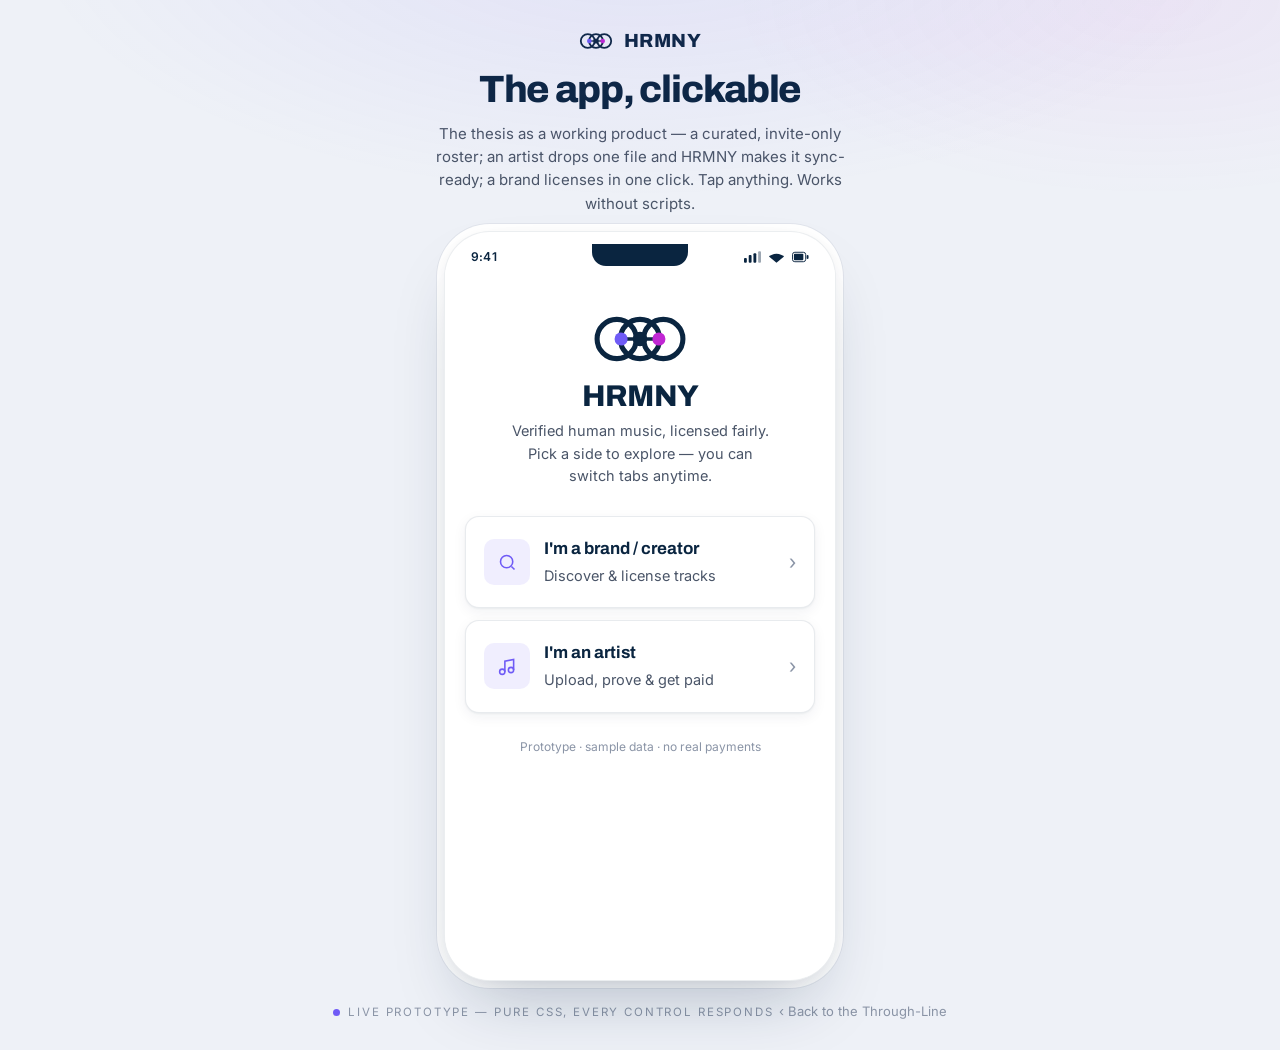
<file: mockup-app.html>
<!DOCTYPE html>
<html lang="en">
<head>
<meta charset="utf-8" />
<meta name="viewport" content="width=device-width, initial-scale=1, viewport-fit=cover" />
<title>HRMNY · App Demo</title>
<meta name="description" content="A clickable, no-JS-required prototype of the HRMNY app — a curated, invite-only roster, tracks made sync-ready automatically, and one-click licensing for brands. The artist keeps 100%." />
<link rel="preconnect" href="https://fonts.googleapis.com" />
<link rel="preconnect" href="https://fonts.gstatic.com" crossorigin />
<link href="https://fonts.googleapis.com/css2?family=Archivo:wght@500;600;700;800;900&family=Inter:wght@300;400;500;600&display=swap" rel="stylesheet" />
<style>
/* HRMNY — shared design system (CSS-only interactions, no JS required)
   Brand: electric violet + orchid/magenta on black, heavy Archivo display.
   "human" = violet (value rising, proof); "ai" = muted violet-grey (commodity).
   All toggles/tabs/flips run on hidden checkbox/radio inputs + :has(), so they
   work in any viewer that renders CSS — even a phone preview that blocks scripts. */

:root {
  --bg:        #ffffff;
  --bg-2:      #f6f8fb;
  --bg-3:      #eef1f6;
  --panel:     #ffffff;
  --ink:       #0a2540;
  --ink-dim:   #4a5568;
  --ink-faint: #8a94a6;
  --line:      rgba(10,37,64,0.09);
  --line-2:    rgba(10,37,64,0.14);
  --human:     #6f5bf6;  /* electric violet — brand primary, value rising, proof */
  --human-2:   #8b76ff;
  --ai:        #7a8699;  /* muted violet-grey — commodity, collapsing */
  --good:      #12a368;
  --bad:       #e0457b;
  --chain:     #c026d3;  /* orchid/magenta — brand secondary, on-chain */

  --serif: "Fraunces", "Newsreader", Georgia, "Times New Roman", serif;
  --sans:  "Inter", system-ui, -apple-system, "Segoe UI", Roboto, sans-serif;
  --display: "Archivo", "Inter", system-ui, sans-serif;
  --mono:  ui-monospace, "SF Mono", "JetBrains Mono", Menlo, Consolas, monospace;

  --sh-sm: 0 1px 2px rgba(10,37,64,.06);
  --sh: 0 1px 2px rgba(10,37,64,.05), 0 6px 20px rgba(10,37,64,.07);
  --sh-btn: 0 1px 2px rgba(10,37,64,.16), 0 2px 6px rgba(111,91,246,.30);
  --maxw: 1080px;
  --ease: cubic-bezier(.22,.61,.36,1);
}

* { box-sizing: border-box; }
html { scroll-behavior: smooth; }

body {
  margin: 0; background: var(--bg); color: var(--ink);
  font-family: var(--sans); font-size: 17px; line-height: 1.6;
  -webkit-font-smoothing: antialiased; text-rendering: optimizeLegibility; overflow-x: hidden;
}
body::before {
  content: ""; position: fixed; inset: 0; pointer-events: none; z-index: 0;
  background:
    radial-gradient(120% 80% at 50% -10%, rgba(124,58,237,0.16), transparent 60%),
    radial-gradient(100% 100% at 50% 120%, rgba(199,125,255,0.08), transparent 55%);
}
a { color: inherit; }
.wrap { max-width: var(--maxw); margin: 0 auto; padding: 0 28px; position: relative; z-index: 1; }

/* visually-hidden form inputs that drive CSS-only interactions */
.vh { position: absolute; width: 1px; height: 1px; padding: 0; margin: -1px; overflow: hidden;
      clip: rect(0 0 0 0); white-space: nowrap; border: 0; }

/* ——— Typographic primitives ——— */
.kicker { font-family: var(--mono); font-size: 12px; letter-spacing: 0.22em; text-transform: uppercase; color: var(--ink-faint); }
.kicker .dot { color: var(--human); }
h1, h2, h3 { font-family: var(--display); font-weight: 800; letter-spacing: -0.03em; line-height: 1.04; margin: 0; }
.display { font-size: clamp(42px, 7.5vw, 88px); line-height: 0.98; text-transform: uppercase; letter-spacing: -0.04em; }
.h-section { font-size: clamp(30px, 4.4vw, 50px); margin: 14px 0 18px; }
.lede { font-size: clamp(18px, 2.1vw, 22px); color: var(--ink-dim); max-width: 62ch; }
.lede.tight { max-width: 52ch; }
.mono { font-family: var(--mono); font-size: 13px; letter-spacing: 0.02em; }
.comment { font-family: var(--mono); font-size: 12.5px; color: var(--ink-faint); }
.comment::before { content: "// "; opacity: .6; }
.muted { color: var(--ink-dim); } .faint { color: var(--ink-faint); }
em { font-style: italic; color: var(--ink); }
strong { font-weight: 600; color: var(--ink); }
sup { font-family: var(--mono); font-size: 0.62em; color: var(--ink-faint); vertical-align: super; }

/* ——— Section scaffolding ——— */
section { padding: 96px 0; position: relative; }
section + section { border-top: 1px solid var(--line); }
.section-num { font-family: var(--display); font-size: clamp(54px, 9vw, 120px); color: rgba(10,37,64,0.06); line-height: 1; letter-spacing: -0.04em; }

/* reveal — progressive enhancement only; content visible by default */
.reveal { transition: opacity .9s var(--ease), transform .9s var(--ease); }
.js .reveal { opacity: 0; transform: translateY(26px); }
.js .reveal.in { opacity: 1; transform: none; }
.reveal.d1 { transition-delay: .08s; } .reveal.d2 { transition-delay: .16s; } .reveal.d3 { transition-delay: .24s; }
@media (prefers-reduced-motion: reduce) { .js .reveal { opacity: 1; transform: none; transition: none; } html { scroll-behavior: auto; } }

/* ——— Nav ——— */
.nav { position: sticky; top: 0; z-index: 20; display: flex; align-items: center; justify-content: space-between;
       padding: 16px 28px; background: rgba(255,255,255,0.82); backdrop-filter: blur(12px); border-bottom: 1px solid var(--line); }
.brand { display: flex; align-items: center; gap: 11px; font-family: var(--display); font-weight: 800; font-size: 19px; letter-spacing: 0.02em; text-transform: uppercase; }
.brand .logo-mark { width: 34px; height: 22px; flex: none; }
.brand b { font-weight: 800; }
/* three-interlocking-circles logo */
.logo-mark .ring { fill: none; stroke: currentColor; stroke-width: 7; }
.logo-mark .node-l { fill: var(--human); } .logo-mark .node-r { fill: var(--chain); } .logo-mark .node-c { fill: currentColor; }
.foot .logo-mark { width: 120px; height: 78px; color: var(--ink); margin: 0 auto 8px; display: block; }
.nav-links { display: flex; gap: 22px; font-family: var(--mono); font-size: 12px; letter-spacing: 0.14em; text-transform: uppercase; }
.nav-links a { color: var(--ink-faint); text-decoration: none; transition: color .25s; }
.nav-links a:hover, .nav-links a[aria-current="page"] { color: var(--ink); }

/* ——— Buttons ——— */
.btn { font-family: var(--sans); font-size: 14px; font-weight: 600; letter-spacing: 0; color: #fff;
       background: var(--human); border: 1px solid transparent; border-radius: 10px; padding: 12px 22px; cursor: pointer;
       transition: filter .2s var(--ease), transform .12s; display: inline-block; text-decoration: none; box-shadow: var(--sh-btn); }
.btn:hover { filter: brightness(1.06); } .btn:active { transform: translateY(1px); }
.hint { font-family: var(--mono); font-size: 11.5px; letter-spacing: 0.16em; text-transform: uppercase; color: var(--ink-faint); display: inline-flex; gap: 8px; align-items: center; }
.hint::before { content: ""; width: 7px; height: 7px; border-radius: 50%; background: var(--human); animation: pulse 1.8s infinite; }
@keyframes pulse { 0%,100% { opacity: .35; transform: scale(.8);} 50% { opacity: 1; transform: scale(1);} }

/* ——— Cards / grids ——— */
.card { background: var(--panel); border: 1px solid var(--line); border-radius: 12px; padding: 26px; }
.grid { display: grid; gap: 18px; }
.grid-3 { grid-template-columns: repeat(3, 1fr); } .grid-2 { grid-template-columns: repeat(2, 1fr); }
@media (max-width: 820px) { .grid-3, .grid-2 { grid-template-columns: 1fr; } section { padding: 70px 0; } .nav-links { display: none; } }
.pillar-tag { font-family: var(--mono); font-size: 12px; letter-spacing: 0.2em; text-transform: uppercase; color: var(--human); }

/* ——— Footer ——— */
.foot { text-align: center; padding: 80px 0 110px; border-top: 1px solid var(--line); }
.foot .big { font-family: var(--display); font-weight: 800; font-size: clamp(48px,9vw,110px); letter-spacing: -0.03em; text-transform: uppercase; }
.foot .sub { font-family: var(--mono); letter-spacing: 0.3em; text-transform: uppercase; color: var(--ink-faint); font-size: 12px; margin-top: 14px; }

/* ===================================================================
   THROUGH-LINE
   =================================================================== */
.pillars-row { display: grid; grid-template-columns: repeat(3,1fr); gap: 14px; margin-top: 38px; }
.pillar-chip { border: 1px solid var(--line-2); border-radius: 14px; padding: 22px 20px; transition: all .4s var(--ease); }
.pillar-chip .rn { font-family: var(--display); font-size: 30px; color: var(--human); }
.pillar-chip .nm { font-family: var(--mono); font-size: 12px; letter-spacing: 0.16em; text-transform: uppercase; margin-top: 8px; color: var(--ink-dim); }
.pillars-row:hover .pillar-chip { opacity: .42; transform: translateY(4px); }
.pillars-row .pillar-chip:hover { opacity: 1; transform: translateY(-6px); border-color: var(--human); box-shadow: 0 18px 50px -28px rgba(124,58,237,.5); }
@media (max-width: 820px){ .pillars-row { grid-template-columns: 1fr; } }

/* value migration — checkbox + :has() */
.valmig { display: grid; gap: 16px; margin-top: 30px; cursor: pointer; }
.val-bar { position: relative; border: 1px solid var(--line); border-radius: 14px; padding: 22px 24px; overflow: hidden; }
.val-bar .fill { position: absolute; inset: 0; transition: transform 1.1s var(--ease); transform-origin: left; }
.val-bar.human .fill { background: linear-gradient(90deg, rgba(124,58,237,.20), rgba(124,58,237,.04)); transform: scaleX(.34); }
.val-bar.ai .fill { background: linear-gradient(90deg, rgba(107,118,134,.22), rgba(107,118,134,.03)); transform: scaleX(.92); }
.valmig:has(.valmig-input:checked) .val-bar.human .fill { transform: scaleX(1); }
.valmig:has(.valmig-input:checked) .val-bar.ai .fill { transform: scaleX(.16); }
.val-bar .vb-inner { position: relative; z-index: 1; display: flex; justify-content: space-between; align-items: baseline; gap: 16px; }
.val-bar .lab { font-family: var(--mono); font-size: 12px; letter-spacing: 0.14em; text-transform: uppercase; }
.val-bar.human .lab { color: var(--human); } .val-bar.ai .lab { color: var(--ai); }
.val-bar .state { font-family: var(--mono); font-size: 11.5px; letter-spacing: 0.12em; text-transform: uppercase; color: var(--ink-faint); text-align: right; }
.valmig:has(.valmig-input:checked) .val-bar.human .state b { color: var(--human); }
.valmig:has(.valmig-input:checked) .val-bar.ai .state b { color: var(--ai); }

/* claim/proof flip — checkbox + :has() */
.flip-wrap { perspective: 1600px; margin-top: 30px; }
.flip { position: relative; min-height: 240px; transform-style: preserve-3d; transition: transform .85s var(--ease); cursor: pointer; display: block; }
.flip-wrap:has(.flip-input:checked) .flip { transform: rotateY(180deg); }
.flip .face { position: absolute; inset: 0; backface-visibility: hidden; border: 1px solid var(--line); border-radius: 18px; padding: 34px; display: flex; flex-direction: column; justify-content: center; }
.flip .front { background: var(--bg-2); }
.flip .back { transform: rotateY(180deg); background: #ffffff; border-color: rgba(111,91,246,.4); }
.face .ft { font-family: var(--mono); font-size: 12px; letter-spacing: 0.2em; text-transform: uppercase; color: var(--ink-faint); }
.face .big { font-family: var(--display); font-size: clamp(28px,4vw,42px); margin: 10px 0; }
.sticker { display: inline-block; align-self: flex-start; margin: 6px 0 12px; border: 1px dashed var(--line-2); border-radius: 8px; padding: 8px 14px; font-family: var(--mono); font-size: 13px; color: var(--ink-dim); transform: rotate(-3deg); }
.proof-list { list-style: none; padding: 0; margin: 12px 0 0; display: grid; gap: 10px; }
.proof-list li { display: flex; gap: 12px; align-items: flex-start; font-size: 15px; }
.proof-list .tick { color: var(--check); font-family: var(--mono); }

/* two views — checkbox + :has() */
.switch-row { display: flex; align-items: center; gap: 16px; margin: 26px 0; cursor: pointer; width: max-content; }
.toggle { position: relative; width: 64px; height: 32px; border-radius: 999px; border: 1px solid var(--line-2); background: var(--bg-3); transition: background .3s; flex: none; }
.toggle .knob { position: absolute; top: 3px; left: 3px; width: 24px; height: 24px; border-radius: 50%; background: var(--ink); transition: transform .3s var(--ease); }
.views-wrap:has(.views-input:checked) .toggle { background: rgba(199,125,255,.25); }
.views-wrap:has(.views-input:checked) .toggle .knob { transform: translateX(32px); background: var(--chain); }
.switch-lab { font-family: var(--mono); font-size: 12px; letter-spacing: 0.14em; text-transform: uppercase; color: var(--ink-faint); }
.views-wrap:not(:has(.views-input:checked)) .switch-lab.see { color: var(--ink); }
.views-wrap:has(.views-input:checked) .switch-lab.under { color: var(--ink); }
.view { transition: opacity .5s var(--ease); }
.views-wrap:not(:has(.views-input:checked)) .view.under { display: none; }
.views-wrap:has(.views-input:checked) .view.see { display: none; }

.receipt { border: 1px solid var(--line); border-radius: 16px; overflow: hidden; }
.receipt .rhead { background: var(--bg-3); padding: 16px 22px; display: flex; align-items: center; gap: 12px; border-bottom: 1px solid var(--line); }
.receipt .rhead .ok { width: 22px; height: 22px; border-radius: 50%; background: var(--check); color: #08210f; display: grid; place-items: center; font-size: 13px; font-weight: 700; }
.receipt .rhead .ttl { font-family: var(--mono); font-size: 12px; letter-spacing: 0.16em; text-transform: uppercase; color: var(--good); }
.receipt .rbody { padding: 22px; display: grid; gap: 14px; }
.rrow { display: grid; grid-template-columns: 130px 1fr; gap: 14px; align-items: baseline; }
.rrow .k { font-family: var(--mono); font-size: 11.5px; letter-spacing: 0.12em; text-transform: uppercase; color: var(--ink-faint); }
.rrow .v b { font-family: var(--display); font-size: 19px; }
.chainview { display: grid; gap: 14px; }
.chain-block { border: 1px solid var(--line); border-radius: 14px; padding: 20px; background: var(--bg-2); }
.chain-block .ch-lab { font-family: var(--mono); font-size: 11.5px; letter-spacing: 0.16em; text-transform: uppercase; }
.chain-block.on .ch-lab { color: var(--chain); } .chain-block.off .ch-lab { color: var(--human); }
.chain-block ul { margin: 12px 0 0; padding-left: 18px; color: var(--ink-dim); font-size: 15px; }
.hashline { font-family: var(--mono); font-size: 11.5px; color: var(--ink-faint); word-break: break-all; margin-top: 12px; }

/* pricing calculator — radio/checkbox driven (see _calc.css for state rules) */
.calc { display: grid; grid-template-columns: 1.15fr 1fr; gap: 20px; margin-top: 30px; }
@media (max-width: 820px){ .calc { grid-template-columns: 1fr; } }
.calc-controls { border: 1px solid var(--line); border-radius: 18px; padding: 26px; background: var(--bg-2); }
.calc-controls .track { font-family: var(--display); font-size: 22px; }
.calc-controls .base { font-family: var(--mono); font-size: 12px; letter-spacing: 0.14em; text-transform: uppercase; color: var(--ink-faint); margin-top: 4px; }
.ctl-group { margin-top: 24px; }
.ctl-group > .glab { font-family: var(--mono); font-size: 11.5px; letter-spacing: 0.16em; text-transform: uppercase; color: var(--ink-faint); margin-bottom: 12px; }
.scope-opts { display: grid; gap: 8px; }
.scope-opt { display: flex; justify-content: space-between; align-items: center; border: 1px solid var(--line-2); border-radius: 11px; padding: 13px 16px; cursor: pointer; transition: all .2s; }
.scope-opt:hover { border-color: var(--ink-dim); }
.scope-opt .mult { font-family: var(--mono); color: var(--ink-faint); }
#c-s-org:checked   ~ .ctl-group .scope-opt[for="c-s-org"],
#c-s-paid:checked  ~ .ctl-group .scope-opt[for="c-s-paid"],
#c-s-broad:checked ~ .ctl-group .scope-opt[for="c-s-broad"] { border-color: var(--human); background: rgba(124,58,237,.07); }
#c-s-org:checked   ~ .ctl-group .scope-opt[for="c-s-org"] .mult,
#c-s-paid:checked  ~ .ctl-group .scope-opt[for="c-s-paid"] .mult,
#c-s-broad:checked ~ .ctl-group .scope-opt[for="c-s-broad"] .mult { color: var(--human); }
.mom-opts { display: flex; gap: 7px; flex-wrap: wrap; }
.mom-opt { flex: 1; min-width: 60px; text-align: center; border: 1px solid var(--line-2); border-radius: 10px; padding: 11px 6px; cursor: pointer; transition: all .2s; font-family: var(--mono); font-size: 11px; letter-spacing: 0.08em; text-transform: uppercase; color: var(--ink-dim); }
.mom-opt:hover { border-color: var(--ink-dim); color: var(--ink); }
#c-m-cold:checked ~ .ctl-group .mom-opt[for="c-m-cold"],
#c-m-cool:checked ~ .ctl-group .mom-opt[for="c-m-cool"],
#c-m-warm:checked ~ .ctl-group .mom-opt[for="c-m-warm"],
#c-m-hot:checked  ~ .ctl-group .mom-opt[for="c-m-hot"],
#c-m-fire:checked ~ .ctl-group .mom-opt[for="c-m-fire"] { border-color: var(--human); background: rgba(124,58,237,.10); color: var(--human); }
.excl { display: flex; align-items: center; justify-content: space-between; gap: 14px; cursor: pointer; }
.excl .ex-copy { font-size: 13.5px; color: var(--ink-dim); max-width: 38ch; margin: 6px 0 0; }
.excl-box { position: relative; width: 64px; height: 32px; border-radius: 999px; border: 1px solid var(--line-2); background: var(--bg-3); transition: background .3s; flex: none; }
.excl-knob { position: absolute; top: 3px; left: 3px; width: 24px; height: 24px; border-radius: 50%; background: var(--ink); transition: transform .3s var(--ease); }
.calc:has(#c-excl:checked) .excl-box { background: rgba(124,58,237,.30); }
.calc:has(#c-excl:checked) .excl-knob { transform: translateX(32px); background: var(--human); }
.calc-out { border: 1px solid var(--line); border-radius: 18px; padding: 26px; background: var(--bg-2); }
.out { display: none; }
.out-row { display: flex; justify-content: space-between; align-items: baseline; padding: 14px 0; border-bottom: 1px solid var(--line); }
.out-row .k { color: var(--ink-dim); font-size: 14.5px; }
.out-row .v { font-family: var(--display); font-size: 26px; }
.out-row.artist .v { color: var(--human); }
.out-row.total { border-bottom: none; padding-top: 18px; }
.out-row.total .k { color: var(--ink); font-weight: 600; }
.out-row.total .v { font-size: 38px; }
.proj { margin-top: 16px; font-size: 13.5px; color: var(--ink-dim); border-top: 1px dashed var(--line-2); padding-top: 16px; }
.proj b { color: var(--human); font-family: var(--display); font-size: 17px; }

/* interlock — radio + :has() */
.interlock { display: grid; grid-template-columns: repeat(3,1fr); gap: 16px; margin-top: 30px; }
@media (max-width: 820px){ .interlock { grid-template-columns: 1fr; } }
.lock { border: 1px solid var(--line-2); border-radius: 16px; padding: 24px; cursor: pointer; transition: all .35s var(--ease); display: block; }
.lock .ln { font-family: var(--mono); font-size: 11px; letter-spacing: 0.18em; text-transform: uppercase; color: var(--ink-faint); }
.lock h3 { font-size: 24px; margin: 10px 0 8px; }
.lock .role { color: var(--ink-dim); font-size: 14.5px; }
.interlock-wrap:has(.lk:checked) .lock { opacity: .4; }
#lk-worth:checked ~ .interlock .lock[for="lk-worth"],
#lk-proof:checked ~ .interlock .lock[for="lk-proof"],
#lk-flow:checked  ~ .interlock .lock[for="lk-flow"] { opacity: 1; border-color: var(--human); background: rgba(124,58,237,.06); box-shadow: 0 20px 60px -34px rgba(124,58,237,.6); }
.interlock-note { margin-top: 18px; min-height: 24px; font-size: 15px; color: var(--ink-dim); }
.interlock-note b { color: var(--human); }
.interlock-note .note { display: none; } .interlock-note .note-default { display: block; }
.interlock-wrap:has(.lk:checked) .note-default { display: none; }
#lk-worth:checked ~ .interlock-note .n-worth,
#lk-proof:checked ~ .interlock-note .n-proof,
#lk-flow:checked  ~ .interlock-note .n-flow { display: block; }

/* the gate */
.gate-list { counter-reset: g; list-style: none; padding: 0; margin: 24px 0 0; display: grid; gap: 12px; }
.gate-list li { counter-increment: g; display: flex; gap: 16px; align-items: baseline; border: 1px solid var(--line); border-radius: 12px; padding: 16px 20px; }
.gate-list li::before { content: counter(g); font-family: var(--display); font-size: 22px; color: var(--human); min-width: 24px; }

/* ===================================================================
   PLAN BRIEF — stats, diffs, diagrams, build table, phases, choice, SWOT
   =================================================================== */
.stats { display: grid; grid-template-columns: repeat(3,1fr); gap: 16px; margin-top: 34px; }
@media (max-width: 820px){ .stats { grid-template-columns: 1fr; } }
.stat { border: 1px solid var(--line); border-radius: 12px; padding: 26px; }
.stat .num { font-family: var(--display); font-size: clamp(38px,5.5vw,58px); color: var(--human); line-height: 1; letter-spacing: -0.03em; }
.stat .cap { color: var(--ink-dim); font-size: 14.5px; margin-top: 12px; }
.stat .src { font-family: var(--mono); font-size: 10.5px; color: var(--ink-faint); margin-top: 8px; }

.diffs { display: grid; grid-template-columns: repeat(3,1fr); gap: 16px; margin-top: 28px; }
@media (max-width: 820px){ .diffs { grid-template-columns: 1fr; } }
.diff { border: 1px solid var(--line); border-radius: 14px; padding: 22px; }
.diff .n { font-family: var(--display); font-size: 24px; color: var(--human); }
.diff p { margin: 10px 0 0; color: var(--ink-dim); font-size: 15px; }

/* —— DIAGRAM: figure scaffold —— */
.figure { border: 1px solid var(--line); border-radius: 18px; padding: 28px; background: var(--bg-2); margin-top: 28px; }
.figure .fig-cap { font-family: var(--mono); font-size: 11.5px; letter-spacing: 0.14em; text-transform: uppercase; color: var(--ink-faint); margin-bottom: 20px; display: flex; justify-content: space-between; gap: 12px; flex-wrap: wrap; }
.figure .fig-note { font-size: 13.5px; color: var(--ink-dim); margin-top: 20px; }
.figure .fig-note b { color: var(--ink); }

/* —— DIAGRAM: horizontal compare bars (AI uploads vs streams etc.) —— */
.cbars { display: grid; gap: 18px; }
.cbar .cb-top { display: flex; justify-content: space-between; align-items: baseline; margin-bottom: 8px; }
.cbar .cb-lab { font-size: 14.5px; color: var(--ink); }
.cbar .cb-val { font-family: var(--display); font-size: 22px; }
.cbar .cb-track { height: 14px; border-radius: 8px; background: var(--bg-3); overflow: hidden; border: 1px solid var(--line); }
.cbar .cb-fill { height: 100%; border-radius: 8px; transform-origin: left; }
.cbar.ai  .cb-fill { background: linear-gradient(90deg, var(--ai), #4a5360); }
.cbar.ai  .cb-val { color: var(--ai); }
.cbar.human .cb-fill { background: linear-gradient(90deg, var(--human), var(--chain)); }
.cbar.human .cb-val { color: var(--human); }

/* —— DIAGRAM: 2D competitive positioning map —— */
.posmap { position: relative; height: 420px; border: 1px solid var(--line); border-radius: 14px; background:
  linear-gradient(0deg, rgba(10,37,64,0.025), rgba(10,37,64,0.025)); margin-top: 6px; overflow: hidden; }
.posmap .axis { position: absolute; background: var(--line-2); }
.posmap .axis.x { left: 8%; right: 8%; top: 50%; height: 1px; }
.posmap .axis.y { top: 8%; bottom: 8%; left: 50%; width: 1px; }
.posmap .axlab { position: absolute; font-family: var(--mono); font-size: 10.5px; letter-spacing: 0.12em; text-transform: uppercase; color: var(--ink-faint); }
.posmap .axlab.left { left: 12px; top: 50%; transform: translateY(-50%); }
.posmap .axlab.right { right: 12px; top: 50%; transform: translateY(-50%); }
.posmap .axlab.top { top: 10px; left: 50%; transform: translateX(-50%); }
.posmap .axlab.bottom { bottom: 10px; left: 50%; transform: translateX(-50%); }
.dot { position: absolute; transform: translate(-50%,-50%); display: flex; flex-direction: column; align-items: center; gap: 5px; }
.dot .pt { width: 13px; height: 13px; border-radius: 50%; background: var(--ai); border: 2px solid var(--bg); box-shadow: 0 0 0 1px var(--line-2); }
.dot .dl { font-family: var(--mono); font-size: 10.5px; color: var(--ink-dim); white-space: nowrap; }
.dot.human .pt { background: var(--human); }
.dot.hrmny .pt { width: 17px; height: 17px; background: var(--human); box-shadow: 0 0 0 4px rgba(124,58,237,.25); }
.dot.hrmny .dl { color: var(--human); font-weight: 600; }
@media (max-width: 720px){ .posmap { height: 360px; } .dot .dl { font-size: 9px; } }

/* —— build table with CSS-only filter (radio + :has) —— */
.filter-tabs { display: flex; gap: 8px; margin: 26px 0 18px; flex-wrap: wrap; }
.ftab { font-family: var(--mono); font-size: 11.5px; letter-spacing: 0.14em; text-transform: uppercase; border: 1px solid var(--line-2); background: transparent; color: var(--ink-dim); padding: 9px 16px; border-radius: 999px; cursor: pointer; transition: all .2s; display: inline-block; }
.ftab:hover { color: var(--ink); }
#f-all:checked   ~ .filter-tabs .ftab[for="f-all"],
#f-buy:checked   ~ .filter-tabs .ftab[for="f-buy"],
#f-boost:checked ~ .filter-tabs .ftab[for="f-boost"],
#f-build:checked ~ .filter-tabs .ftab[for="f-build"] { background: var(--ink); color: var(--bg); border-color: var(--ink); }
.build-table { display: grid; gap: 8px; }
.brow { display: grid; grid-template-columns: 1.1fr 1.3fr auto; gap: 16px; align-items: center; border: 1px solid var(--line); border-radius: 12px; padding: 16px 20px; transition: opacity .35s var(--ease); }
.brow .what { font-weight: 500; }
.brow .how { color: var(--ink-dim); font-size: 14.5px; }
.chip { font-family: var(--mono); font-size: 10.5px; letter-spacing: 0.14em; text-transform: uppercase; padding: 5px 11px; border-radius: 999px; white-space: nowrap; border: 1px solid; }
.chip.buy { color: var(--ai); border-color: rgba(107,118,134,.5); }
.chip.boost { color: var(--human); border-color: rgba(124,58,237,.5); }
.chip.build { color: var(--good); border-color: rgba(18,163,104,.35); }
#f-buy:checked   ~ .build-table .brow:not([data-cat="buy"]),
#f-boost:checked ~ .build-table .brow:not([data-cat="boost"]),
#f-build:checked ~ .build-table .brow:not([data-cat="build"]) { display: none; }
@media (max-width: 720px){ .brow { grid-template-columns: 1fr; gap: 6px; } }

/* —— phases stepper (radio + :has) —— */
.phases { margin-top: 28px; }
.phase-tabs { display: flex; gap: 8px; flex-wrap: wrap; margin-bottom: 16px; }
.ptab { font-family: var(--mono); font-size: 12px; letter-spacing: 0.1em; text-transform: uppercase; border: 1px solid var(--line-2); background: transparent; color: var(--ink-dim); padding: 12px 18px; border-radius: 11px; cursor: pointer; transition: all .2s; text-align: left; display: inline-block; }
.ptab .pn { color: var(--ink-faint); font-size: 10.5px; display: block; }
#p-0:checked ~ .phases .phase-tabs .ptab[for="p-0"],
#p-1:checked ~ .phases .phase-tabs .ptab[for="p-1"],
#p-2:checked ~ .phases .phase-tabs .ptab[for="p-2"],
#p-3:checked ~ .phases .phase-tabs .ptab[for="p-3"] { border-color: var(--human); background: rgba(124,58,237,.07); color: var(--ink); }
#p-0:checked ~ .phases .phase-tabs .ptab[for="p-0"] .pn,
#p-1:checked ~ .phases .phase-tabs .ptab[for="p-1"] .pn,
#p-2:checked ~ .phases .phase-tabs .ptab[for="p-2"] .pn,
#p-3:checked ~ .phases .phase-tabs .ptab[for="p-3"] .pn { color: var(--human); }
.phase-body { border: 1px solid var(--line); border-radius: 16px; padding: 28px; background: var(--bg-2); min-height: 150px; }
.phase-panel { display: none; }
.phase-panel h3 { font-size: 26px; margin-bottom: 12px; }
.phase-panel p { color: var(--ink-dim); margin: 0; }
#p-0:checked ~ .phases .phase-body .pp-0,
#p-1:checked ~ .phases .phase-body .pp-1,
#p-2:checked ~ .phases .phase-body .pp-2,
#p-3:checked ~ .phases .phase-body .pp-3 { display: block; }

/* —— chain choice (radio + :has) —— */
.choice { display: grid; grid-template-columns: 1fr 1fr; gap: 16px; margin-top: 28px; }
@media (max-width: 820px){ .choice { grid-template-columns: 1fr; } }
.opt { border: 1px solid var(--line-2); border-radius: 16px; padding: 26px; cursor: pointer; transition: all .35s var(--ease); display: block; }
.opt .ot { font-family: var(--mono); font-size: 11.5px; letter-spacing: 0.16em; text-transform: uppercase; color: var(--ink-faint); }
.opt h3 { font-size: 26px; margin: 8px 0 12px; }
.opt p { color: var(--ink-dim); font-size: 15px; margin: 0; }
.choice-wrap:has(.opt-input:checked) .opt { opacity: .42; }
#opt-first:checked ~ .choice .opt[for="opt-first"] { opacity: 1; border-color: var(--bad); background: rgba(224,69,123,.07); }
#opt-last:checked  ~ .choice .opt[for="opt-last"]  { opacity: 1; border-color: var(--good); background: rgba(18,163,104,.08); box-shadow: 0 20px 60px -34px rgba(18,163,104,.35); }
.verdict { margin-top: 18px; font-size: 16px; color: var(--ink-dim); min-height: 24px; }
.verdict b { color: var(--good); }
.verdict .v { display: none; } .verdict .v-default { display: block; }
.choice-wrap:has(.opt-input:checked) .v-default { display: none; }
#opt-first:checked ~ .verdict .v-first, #opt-last:checked ~ .verdict .v-last { display: block; }

/* —— SWOT 2x2 (radio tabs + :has) —— */
.swot { margin-top: 28px; }
.swot-tabs { display: flex; gap: 8px; flex-wrap: wrap; margin-bottom: 16px; }
.stab { font-family: var(--mono); font-size: 11.5px; letter-spacing: 0.12em; text-transform: uppercase; border: 1px solid var(--line-2); background: transparent; padding: 10px 16px; border-radius: 999px; cursor: pointer; transition: all .2s; color: var(--ink-dim); display: inline-block; }
.stab:hover { color: var(--ink); }
.swot-grid { display: grid; grid-template-columns: 1fr 1fr; gap: 14px; }
@media (max-width: 720px){ .swot-grid { grid-template-columns: 1fr; } }
.quad { border: 1px solid var(--line); border-radius: 16px; padding: 22px; transition: all .3s var(--ease); }
.quad .qh { font-family: var(--mono); font-size: 11.5px; letter-spacing: 0.16em; text-transform: uppercase; margin-bottom: 14px; display: flex; align-items: center; gap: 10px; }
.quad .qh::before { content: ""; width: 9px; height: 9px; border-radius: 2px; }
.quad.s .qh { color: var(--good); } .quad.s .qh::before { background: var(--good); }
.quad.w .qh { color: var(--bad); }  .quad.w .qh::before { background: var(--bad); }
.quad.o .qh { color: var(--human); }.quad.o .qh::before { background: var(--human); }
.quad.t .qh { color: var(--chain); }.quad.t .qh::before { background: var(--chain); }
.quad ul { list-style: none; margin: 0; padding: 0; display: grid; gap: 12px; }
.quad li { font-size: 14px; color: var(--ink-dim); line-height: 1.5; padding-left: 16px; position: relative; }
.quad li::before { content: "—"; position: absolute; left: 0; color: var(--ink-faint); }
.quad li b { color: var(--ink); font-weight: 600; }
.quad li sup a { color: var(--chain); text-decoration: none; }
/* tab focus: dim the others */
.swot-wrap:has(.swot-input:checked) .quad { opacity: .3; filter: saturate(.4); }
#sw-s:checked ~ .swot .swot-grid .quad.s,
#sw-w:checked ~ .swot .swot-grid .quad.w,
#sw-o:checked ~ .swot .swot-grid .quad.o,
#sw-t:checked ~ .swot .swot-grid .quad.t,
#sw-all:checked ~ .swot .swot-grid .quad { opacity: 1; filter: none; }
#sw-s:checked ~ .swot .swot-tabs .stab[for="sw-s"],
#sw-w:checked ~ .swot .swot-tabs .stab[for="sw-w"],
#sw-o:checked ~ .swot .swot-tabs .stab[for="sw-o"],
#sw-t:checked ~ .swot .swot-tabs .stab[for="sw-t"],
#sw-all:checked ~ .swot .swot-tabs .stab[for="sw-all"] { background: var(--ink); color: var(--bg); border-color: var(--ink); }

/* —— sources —— */
.sources { list-style: none; counter-reset: s; padding: 0; margin: 24px 0 0; display: grid; gap: 10px; }
.sources li { counter-increment: s; display: grid; grid-template-columns: 28px 1fr; gap: 14px; font-size: 14px; color: var(--ink-dim); padding: 12px 0; border-bottom: 1px solid var(--line); }
.sources li::before { content: counter(s); font-family: var(--mono); color: var(--human); font-size: 13px; }
.sources a { color: var(--chain); text-decoration: none; word-break: break-word; }
.sources a:hover { text-decoration: underline; }
.sources .date { color: var(--ink-faint); font-family: var(--mono); font-size: 11.5px; }

.product-cards { display: grid; grid-template-columns: repeat(3,1fr); gap: 16px; margin-top: 28px; }
@media (max-width: 820px){ .product-cards { grid-template-columns: 1fr; } }
.pcard { border: 1px solid var(--line); border-radius: 14px; padding: 24px; }
.pcard .pi { font-family: var(--display); font-size: 30px; color: var(--human); }
.pcard h3 { font-size: 20px; margin: 12px 0 8px; }
.pcard p { color: var(--ink-dim); font-size: 14.5px; margin: 0; }
.calc:has(#c-s-org:checked):has(#c-m-cold:checked):not(:has(#c-excl:checked)) .o-org-cold-no{display:block}
.calc:has(#c-s-org:checked):has(#c-m-cold:checked):has(#c-excl:checked) .o-org-cold-ex{display:block}
.calc:has(#c-s-org:checked):has(#c-m-cool:checked):not(:has(#c-excl:checked)) .o-org-cool-no{display:block}
.calc:has(#c-s-org:checked):has(#c-m-cool:checked):has(#c-excl:checked) .o-org-cool-ex{display:block}
.calc:has(#c-s-org:checked):has(#c-m-warm:checked):not(:has(#c-excl:checked)) .o-org-warm-no{display:block}
.calc:has(#c-s-org:checked):has(#c-m-warm:checked):has(#c-excl:checked) .o-org-warm-ex{display:block}
.calc:has(#c-s-org:checked):has(#c-m-hot:checked):not(:has(#c-excl:checked)) .o-org-hot-no{display:block}
.calc:has(#c-s-org:checked):has(#c-m-hot:checked):has(#c-excl:checked) .o-org-hot-ex{display:block}
.calc:has(#c-s-org:checked):has(#c-m-fire:checked):not(:has(#c-excl:checked)) .o-org-fire-no{display:block}
.calc:has(#c-s-org:checked):has(#c-m-fire:checked):has(#c-excl:checked) .o-org-fire-ex{display:block}
.calc:has(#c-s-paid:checked):has(#c-m-cold:checked):not(:has(#c-excl:checked)) .o-paid-cold-no{display:block}
.calc:has(#c-s-paid:checked):has(#c-m-cold:checked):has(#c-excl:checked) .o-paid-cold-ex{display:block}
.calc:has(#c-s-paid:checked):has(#c-m-cool:checked):not(:has(#c-excl:checked)) .o-paid-cool-no{display:block}
.calc:has(#c-s-paid:checked):has(#c-m-cool:checked):has(#c-excl:checked) .o-paid-cool-ex{display:block}
.calc:has(#c-s-paid:checked):has(#c-m-warm:checked):not(:has(#c-excl:checked)) .o-paid-warm-no{display:block}
.calc:has(#c-s-paid:checked):has(#c-m-warm:checked):has(#c-excl:checked) .o-paid-warm-ex{display:block}
.calc:has(#c-s-paid:checked):has(#c-m-hot:checked):not(:has(#c-excl:checked)) .o-paid-hot-no{display:block}
.calc:has(#c-s-paid:checked):has(#c-m-hot:checked):has(#c-excl:checked) .o-paid-hot-ex{display:block}
.calc:has(#c-s-paid:checked):has(#c-m-fire:checked):not(:has(#c-excl:checked)) .o-paid-fire-no{display:block}
.calc:has(#c-s-paid:checked):has(#c-m-fire:checked):has(#c-excl:checked) .o-paid-fire-ex{display:block}
.calc:has(#c-s-broad:checked):has(#c-m-cold:checked):not(:has(#c-excl:checked)) .o-broad-cold-no{display:block}
.calc:has(#c-s-broad:checked):has(#c-m-cold:checked):has(#c-excl:checked) .o-broad-cold-ex{display:block}
.calc:has(#c-s-broad:checked):has(#c-m-cool:checked):not(:has(#c-excl:checked)) .o-broad-cool-no{display:block}
.calc:has(#c-s-broad:checked):has(#c-m-cool:checked):has(#c-excl:checked) .o-broad-cool-ex{display:block}
.calc:has(#c-s-broad:checked):has(#c-m-warm:checked):not(:has(#c-excl:checked)) .o-broad-warm-no{display:block}
.calc:has(#c-s-broad:checked):has(#c-m-warm:checked):has(#c-excl:checked) .o-broad-warm-ex{display:block}
.calc:has(#c-s-broad:checked):has(#c-m-hot:checked):not(:has(#c-excl:checked)) .o-broad-hot-no{display:block}
.calc:has(#c-s-broad:checked):has(#c-m-hot:checked):has(#c-excl:checked) .o-broad-hot-ex{display:block}
.calc:has(#c-s-broad:checked):has(#c-m-fire:checked):not(:has(#c-excl:checked)) .o-broad-fire-no{display:block}
.calc:has(#c-s-broad:checked):has(#c-m-fire:checked):has(#c-excl:checked) .o-broad-fire-ex{display:block}


/* ===================================================================
   LIGHT STRIPE POLISH — soft shadows, white surfaces, cleaner labels
   =================================================================== */
.nav { box-shadow: 0 1px 0 rgba(10,37,64,.05); }
.card, .pillar-chip, .val-bar, .flip .face, .receipt, .chain-block,
.calc-controls, .calc-out, .stat, .diff, .figure, .lock, .phase-body,
.opt, .quad, .pcard, .gate-list li, .brow, .scope-opt, .mom-opt, .posmap { box-shadow: var(--sh); }
.ftab, .stab, .ptab, .chip, .toggle, .excl-box { box-shadow: var(--sh-sm); }
/* sans, lighter labels (Stripe voice) — keep mono only for code/hashes */
.kicker, .nav-links, .pillar-tag, .foot .sub, .hint, .stat .src,
.val-bar .lab, .val-bar .state, .ch-lab, .glab, .base, .calc-controls .track,
.lock .ln, .opt .ot, .quad .qh, .fig-cap, .ftab, .stab, .ptab, .filter-tabs .ftab,
.face .ft, .switch-lab, .rrow .k, .pillar-chip .nm { font-family: var(--sans); }
.kicker, .pillar-tag { font-weight: 600; letter-spacing: 0.12em; }
/* selected-card colored glows are heavy on white — soften */
.pillars-row .pillar-chip:hover { box-shadow: 0 12px 30px -18px rgba(111,91,246,.45); }

</style>
<style>
/* HRMNY — clickable app prototype (pure CSS, no JS required).
   Stripe-like skin: LIGHT. White surfaces, soft shadows, generous whitespace,
   clean sans type (sentence-case actions, not techy mono caps), and a single
   violet accent with green checkmarks. Phone-framed, tab-navigated; everything
   runs on hidden radios/checkboxes + labels + :has(). */

:root {
  --r-card: 14px;
  --r-ctl: 10px;
  --r-tile: 10px;

  /* light palette (Stripe-ish) — overrides the dark tokens from styles.css */
  --bg:        #ffffff;
  --bg-2:      #f6f8fb;
  --bg-3:      #eef1f6;
  --panel:     #ffffff;
  --ink:       #0a2540;   /* deep navy headings */
  --ink-dim:   #4a5568;   /* body */
  --ink-faint: #8a94a6;   /* muted labels */
  --line:      rgba(10,37,64,0.09);
  --line-2:    rgba(10,37,64,0.14);
  --human:     #6f5bf6;   /* brand violet, blurple-leaning on light */
  --human-2:   #8b76ff;
  --chain:     #c026d3;   /* magenta, deepened for contrast on white */
  --good:      var(--human);
  --bad:       var(--chain);
  --check:     #12a368;   /* checkmarks are always green */

  --sh-sm: 0 1px 2px rgba(10,37,64,.06);
  --sh:    0 1px 2px rgba(10,37,64,.05), 0 4px 14px rgba(10,37,64,.06);
  --sh-md: 0 2px 5px rgba(10,37,64,.06), 0 12px 28px rgba(10,37,64,.09);
  --sh-btn: 0 1px 2px rgba(10,37,64,.16), 0 2px 6px rgba(111,91,246,.28);
}

/* flip the page itself to a light, airy canvas */
body { background: #eef1f7; color: var(--ink); }
body::before {
  content: ""; position: fixed; inset: 0; pointer-events: none; z-index: 0;
  background:
    radial-gradient(80% 50% at 50% -8%, rgba(111,91,246,.10), transparent 60%),
    radial-gradient(60% 40% at 90% 0%, rgba(192,38,211,.06), transparent 55%);
}
.ck { color: var(--check); }

/* ——— Stage ——— */
.stage { min-height: 100vh; display: grid; grid-template-rows: 1fr auto; place-items: center; padding: 26px 16px 18px; gap: 16px; }
.stage-head { text-align: center; max-width: 560px; }
.stage-head .brand { justify-content: center; margin-bottom: 14px; color: var(--ink); }
.stage-head h1 { font-family: var(--display); font-weight: 800; font-size: clamp(26px, 5vw, 38px); letter-spacing: -0.03em; color: var(--ink); }
.stage-head p { color: var(--ink-dim); font-size: 15px; margin: 12px auto 0; max-width: 48ch; line-height: 1.55; }
.stage-foot { text-align: center; }
.stage-foot .hint { justify-content: center; color: var(--ink-faint); }
.stage-foot a { color: var(--ink-faint); font-size: 13px; text-decoration: none; }
.stage-foot a:hover { color: var(--human); }

/* ——— Phone frame ——— */
.phone {
  width: 392px; max-width: 100%; height: 800px; max-height: calc(100vh - 150px);
  background: var(--bg); border-radius: 46px; position: relative; overflow: hidden;
  display: flex; flex-direction: column; isolation: isolate;
  border: 1px solid rgba(10,37,64,.08);
  box-shadow: 0 2px 8px rgba(10,37,64,.04), 0 34px 70px -24px rgba(10,37,64,.28), 0 0 0 7px #ffffff, 0 0 0 8px rgba(10,37,64,.06);
  -webkit-user-select: none; user-select: none; -webkit-touch-callout: none;
  -webkit-tap-highlight-color: transparent; touch-action: manipulation;
}
.phone input, .phone textarea { -webkit-user-select: text; user-select: text; -webkit-touch-callout: default; }
.notch { position: absolute; top: 12px; left: 50%; transform: translateX(-50%); width: 96px; height: 22px; background: #0a2540; border-radius: 0 0 14px 14px; z-index: 6; }

.statusbar { position: relative; z-index: 5; display: flex; justify-content: space-between; align-items: center; padding: 15px 26px 4px; font-family: var(--sans); font-weight: 600; font-size: 12px; color: var(--ink); letter-spacing: .02em; }
.statusbar .sb-icons { display: flex; gap: 7px; align-items: center; }
.statusbar .sb-icons svg { width: 17px; height: 12px; }

/* app bar */
.appbar { position: relative; z-index: 5; display: flex; align-items: center; min-height: 46px; padding: 6px 20px 12px; border-bottom: 1px solid var(--line); }
.appbar .ab-brandrow { display: flex; align-items: center; gap: 10px; }
.appbar .ab-mark { width: 28px; height: 18px; color: var(--ink); }
.appbar .ab-title { font-family: var(--display); font-weight: 800; font-size: 16px; letter-spacing: 0.01em; }

/* screen scroll area */
.screens { position: relative; z-index: 4; flex: 1; overflow-y: auto; overflow-x: hidden; padding: 20px 20px 30px; scrollbar-width: none; background: var(--bg); }
.screens::-webkit-scrollbar { display: none; }
.screen { display: none; padding: 0; border-top: none; animation: scin .34s var(--ease); }
@keyframes scin { from { opacity: 0; transform: translateY(7px); } to { opacity: 1; transform: none; } }
@media (prefers-reduced-motion: reduce) { .screen { animation: none; } }

/* per-screen back header */
.schead { display: flex; align-items: center; gap: 12px; margin: 0 0 16px; }
.schead .sh-t { font-family: var(--sans); font-weight: 600; font-size: 12px; letter-spacing: .1em; text-transform: uppercase; color: var(--ink-faint); }
.ab-back { width: 32px; height: 32px; flex: none; border: 1px solid var(--line-2); border-radius: 50%; background: #fff; color: var(--ink); display: grid; place-items: center; font-size: 16px; line-height: 1; box-shadow: var(--sh-sm); transition: border-color .2s, color .2s; }
.ab-back:hover { border-color: var(--human); color: var(--human); }

/* bottom tabs */
.tabbar { position: relative; z-index: 5; display: grid; grid-auto-flow: column; grid-auto-columns: 1fr; border-top: 1px solid var(--line); background: rgba(255,255,255,.94); backdrop-filter: blur(14px); padding: 9px 6px calc(9px + env(safe-area-inset-bottom, 6px)); }
.tab { display: flex; flex-direction: column; align-items: center; gap: 4px; padding: 5px 2px; background: none; border: none; color: var(--ink-faint); transition: color .2s; }
.tab svg { width: 21px; height: 21px; stroke: currentColor; fill: none; stroke-width: 1.7; }
.tab .tlab { font-family: var(--sans); font-weight: 500; font-size: 10px; letter-spacing: .01em; }

/* ——— Type & generic surfaces ——— */
.eyebrow { font-family: var(--sans); font-weight: 600; font-size: 12px; letter-spacing: .07em; text-transform: uppercase; color: var(--human); }
.s-title { font-family: var(--display); font-weight: 800; font-size: 26px; letter-spacing: -0.03em; line-height: 1.08; margin: 6px 0 2px; color: var(--ink); }
.s-sub { color: var(--ink-dim); font-size: 14.5px; margin: 8px 0 0; line-height: 1.55; }
.acard { background: var(--panel); border: 1px solid var(--line); border-radius: var(--r-card); padding: 18px; box-shadow: var(--sh); }
.acard + .acard { margin-top: 12px; }
.divline { height: 1px; background: var(--line); margin: 16px 0; border: 0; }
.note-line { font-family: var(--sans); font-size: 12px; color: var(--ink-faint); line-height: 1.6; }
.empty { text-align: center; color: var(--ink-faint); font-size: 13px; padding: 26px 10px; }

/* status tags */
.vbadge { display: inline-flex; align-items: center; gap: 6px; font-family: var(--sans); font-weight: 600; font-size: 11px; letter-spacing: .01em; color: var(--ink-dim); }
.vbadge .vdot { width: 6px; height: 6px; border-radius: 50%; background: var(--good); }
.mom-chip { display: inline-flex; align-items: center; gap: 6px; font-family: var(--sans); font-weight: 600; font-size: 11px; letter-spacing: .01em; color: var(--ink-dim); }
.mom-chip::before { content: ""; width: 6px; height: 6px; border-radius: 50%; background: var(--ink-faint); }
.mom-chip[data-m="cold"]::before { background: var(--ink-faint); }
.mom-chip[data-m="cool"]::before { background: var(--human); }
.mom-chip[data-m="warm"]::before { background: var(--human-2); }
.mom-chip[data-m="hot"]::before  { background: var(--chain); }
.mom-chip[data-m="fire"]::before { background: var(--chain); box-shadow: 0 0 0 2px rgba(192,38,211,.16); }

/* buttons — Stripe-style: sans, sentence case, soft shadow */
.pbtn { display: flex; align-items: center; justify-content: center; gap: 8px; width: 100%; font-family: var(--sans); font-size: 14.5px; font-weight: 600; letter-spacing: 0; color: #fff; background: var(--human); border: 1px solid transparent; border-radius: var(--r-ctl); padding: 13px 16px; box-shadow: var(--sh-btn); transition: filter .15s, box-shadow .2s, transform .12s; }
.pbtn:hover { filter: brightness(1.06); }
.pbtn:active { transform: translateY(1px); }
.pbtn.ghost { background: #fff; color: var(--ink); border-color: var(--line-2); box-shadow: var(--sh-sm); }
.pbtn.ghost:hover { border-color: var(--human); color: var(--human); filter: none; }
.pbtn.sm { padding: 10px 16px; font-size: 13.5px; }

/* filter chips + search */
.searchbar { display: flex; align-items: center; gap: 9px; background: #fff; border: 1px solid var(--line-2); border-radius: var(--r-ctl); padding: 0 13px; margin-top: 16px; box-shadow: var(--sh-sm); transition: border-color .2s, box-shadow .2s; }
.searchbar:focus-within { border-color: var(--human); box-shadow: 0 0 0 3px rgba(111,91,246,.15); }
.searchbar .sb-ic { flex: none; color: var(--ink-faint); display: grid; place-items: center; }
.searchbar .sb-ic svg { width: 16px; height: 16px; stroke: currentColor; fill: none; stroke-width: 1.9; }
.search-input { flex: 1; background: none; border: none; outline: none; color: var(--ink); font-family: var(--sans); font-size: 14.5px; padding: 12px 0; }
.search-input::placeholder { color: var(--ink-faint); }
.sb-clear { flex: none; color: var(--ink-faint); font-size: 13px; padding: 6px; cursor: pointer; }
.sb-clear:hover { color: var(--ink); }
.chips { display: flex; gap: 8px; overflow-x: auto; padding: 12px 0 6px; scrollbar-width: none; }
.chips::-webkit-scrollbar { display: none; }
.fchip { flex: none; font-family: var(--sans); font-weight: 600; font-size: 12.5px; color: var(--ink-dim); border: 1px solid var(--line-2); border-radius: 999px; padding: 7px 14px; background: #fff; box-shadow: var(--sh-sm); transition: all .18s; }
.fchip:hover { color: var(--ink); border-color: var(--ink-faint); }

/* ——— track cards ——— */
.feed { display: grid; gap: 10px; margin-top: 10px; }
.tcard { display: grid; grid-template-columns: 52px 1fr auto; gap: 13px; align-items: center; background: #fff; border: 1px solid var(--line); border-radius: var(--r-card); padding: 12px; text-align: left; width: 100%; box-shadow: var(--sh-sm); transition: box-shadow .2s, transform .12s, border-color .2s; }
.tcard:hover { box-shadow: var(--sh-md); transform: translateY(-1px); border-color: var(--line-2); }
.tcard.search-hide { display: none !important; }
.tart { width: 52px; height: 52px; border-radius: var(--r-tile); flex: none; position: relative; overflow: hidden; background: var(--bg-2); box-shadow: inset 0 0 0 1px rgba(10,37,64,.05); }
.cover { display: block; width: 100%; height: 100%; }
.tmeta { min-width: 0; }
.tmeta .tt { display: block; font-family: var(--display); font-weight: 700; font-size: 15.5px; letter-spacing: -0.01em; color: var(--ink); white-space: nowrap; overflow: hidden; text-overflow: ellipsis; }
.tmeta .ta { display: block; color: var(--ink-dim); font-size: 13px; margin: 1px 0 6px; }
.tmeta .trow { display: flex; gap: 10px; align-items: center; flex-wrap: wrap; }
.tprice { display: flex; flex-direction: column; align-items: flex-end; text-align: right; flex: none; }
.tprice .pf { font-family: var(--sans); font-size: 10px; font-weight: 500; text-transform: uppercase; letter-spacing: .04em; color: var(--ink-faint); }
.tprice .pv { font-family: var(--display); font-weight: 800; font-size: 17px; color: var(--ink); }

/* ——— track detail head: cover + title ——— */
.trackhead { display: flex; gap: 16px; align-items: center; }
.cover-lg { width: 112px; height: 112px; flex: none; border-radius: var(--r-card); overflow: hidden; background: var(--bg-2); box-shadow: var(--sh-sm), inset 0 0 0 1px rgba(10,37,64,.05); }
.th-meta { min-width: 0; }
.th-meta .htt { font-family: var(--display); font-weight: 800; font-size: 24px; letter-spacing: -0.03em; line-height: 1.05; color: var(--ink); }
.th-meta .hta { display: inline-block; font-size: 13.5px; margin-top: 6px; }
.artistlink { color: var(--human); font-weight: 600; }
.artistlink:hover { text-decoration: underline; }
.trow2 { display: flex; gap: 14px; align-items: center; flex-wrap: wrap; }
.seeproof { margin-left: auto; font-family: var(--sans); font-weight: 600; font-size: 12.5px; color: var(--human); }

.kv { display: flex; justify-content: space-between; align-items: baseline; padding: 11px 0; border-bottom: 1px solid var(--line); gap: 14px; }
.kv:last-child { border-bottom: none; }
.kv .k { font-family: var(--sans); font-weight: 500; font-size: 13px; color: var(--ink-faint); flex: none; }
.kv .v { font-size: 13.5px; color: var(--ink); text-align: right; font-weight: 500; }

/* momentum gauge */
.gauge .gtrack { height: 7px; border-radius: 999px; background: var(--bg-3); overflow: hidden; }
.gauge .gfill { height: 100%; border-radius: 999px; background: linear-gradient(90deg, var(--human), var(--chain)); }
.gauge .glab { display: flex; justify-content: space-between; font-family: var(--sans); font-size: 11px; color: var(--ink-faint); margin-top: 8px; }

/* segmented control */
.seg { display: grid; gap: 9px; }
.seg-opt { display: flex; justify-content: space-between; align-items: center; background: #fff; border: 1px solid var(--line-2); border-radius: var(--r-ctl); padding: 13px 15px; box-shadow: var(--sh-sm); transition: border-color .18s, box-shadow .18s; }
.seg-opt:hover { border-color: var(--ink-faint); }
.seg-opt .so-l { font-size: 14px; font-weight: 500; color: var(--ink); } .seg-opt .so-l small { display: block; color: var(--ink-faint); font-size: 12px; font-weight: 400; margin-top: 2px; }
.seg-opt .so-m { font-family: var(--sans); font-weight: 600; font-size: 13px; color: var(--ink-faint); }

/* toggle row */
.trow-toggle { display: flex; justify-content: space-between; align-items: center; gap: 14px; }
.trow-toggle .tt-copy { font-size: 14px; font-weight: 500; color: var(--ink); } .trow-toggle .tt-copy small { display: block; color: var(--ink-faint); font-size: 12px; font-weight: 400; margin-top: 3px; max-width: 32ch; }
.sw { position: relative; width: 46px; height: 26px; border-radius: 999px; border: 1px solid var(--line-2); background: var(--bg-3); transition: background .25s, border-color .25s; flex: none; }
.sw .swk { position: absolute; top: 2px; left: 2px; width: 20px; height: 20px; border-radius: 50%; background: #fff; box-shadow: 0 1px 2px rgba(10,37,64,.3); transition: transform .25s var(--ease); }

/* live quote */
.quote { background: var(--bg-2); border: 1px solid var(--line); border-radius: var(--r-card); padding: 18px; }
.quote .qrow { display: flex; justify-content: space-between; align-items: baseline; padding: 8px 0; }
.quote .qrow .qk { color: var(--ink-dim); font-size: 13.5px; }
.quote .qrow .qv { font-family: var(--display); font-weight: 700; font-size: 18px; color: var(--ink); }
.quote .qrow.total { border-top: 1px solid var(--line-2); margin-top: 4px; padding-top: 13px; }
.quote .qrow.total .qk { color: var(--ink); font-weight: 600; font-size: 14.5px; }
.quote .qrow.total .qv { font-size: 28px; color: var(--human); }
.quote .qproj { font-size: 12.5px; color: var(--ink-dim); border-top: 1px dashed var(--line-2); margin-top: 6px; padding-top: 12px; line-height: 1.5; }
.quote .qproj b { color: var(--human); }

/* checkout / receipt */
.line { display: flex; justify-content: space-between; align-items: baseline; padding: 13px 0; border-bottom: 1px solid var(--line); }
.line .lk { color: var(--ink-dim); font-size: 14px; } .line .lk small { display: block; color: var(--ink-faint); font-size: 11.5px; }
.line .lv { font-family: var(--display); font-weight: 700; font-size: 16px; color: var(--ink); }
.line.tot { border-bottom: none; } .line.tot .lk { color: var(--ink); font-weight: 600; } .line.tot .lv { font-size: 22px; color: var(--human); }
.paychip { display: flex; align-items: center; gap: 11px; background: #fff; border: 1px solid var(--line-2); border-radius: var(--r-ctl); padding: 13px; box-shadow: var(--sh-sm); }
.paychip .pc-ic { width: 34px; height: 22px; border-radius: 5px; background: linear-gradient(120deg, var(--human), var(--chain)); flex: none; }
.paychip .pc-t { font-size: 13.5px; color: var(--ink); } .paychip .pc-t small { display: block; color: var(--ink-faint); font-size: 11.5px; }

.success-ring { width: 66px; height: 66px; border-radius: 50%; margin: 6px auto 14px; display: grid; place-items: center; background: rgba(18,163,104,.10); border: 1.5px solid var(--check); color: var(--check); font-size: 28px; }
.anchor-box { background: var(--bg-2); border: 1px solid var(--line); border-radius: var(--r-ctl); padding: 14px; }
.anchor-box .ab-h { font-family: var(--sans); font-weight: 600; font-size: 11px; letter-spacing: .04em; text-transform: uppercase; color: var(--ink-dim); margin-bottom: 9px; }
.hashrow { font-family: var(--mono); font-size: 11px; color: var(--ink-dim); word-break: break-all; padding: 4px 0; display: flex; gap: 8px; }
.hashrow .hk { color: var(--ink-faint); flex: none; }

/* studio / artist stats */
.earn { background: var(--bg-2); border: 1px solid var(--line); border-radius: var(--r-card); padding: 20px; box-shadow: var(--sh-sm); }
.earn .e-lab { font-family: var(--sans); font-weight: 600; font-size: 12px; letter-spacing: .04em; text-transform: uppercase; color: var(--ink-faint); }
.earn .e-amt { font-family: var(--display); font-weight: 900; font-size: 40px; letter-spacing: -0.03em; margin: 4px 0; color: var(--ink); }
.earn .e-amt small { font-size: 19px; color: var(--ink-dim); font-weight: 700; }
.earn .e-sub { font-size: 13px; color: var(--check); font-weight: 600; }
.minigrid { display: grid; grid-template-columns: 1fr 1fr; gap: 10px; margin-top: 14px; }
.mstat { background: #fff; border: 1px solid var(--line); border-radius: var(--r-ctl); padding: 14px; box-shadow: var(--sh-sm); }
.mstat .mn { font-family: var(--display); font-weight: 800; font-size: 22px; color: var(--ink); }
.mstat .ml { font-size: 12px; color: var(--ink-dim); margin-top: 2px; }

/* artist profile header */
.artist-hero { display: flex; flex-direction: column; gap: 12px; }
.artist-hero .ah-name { font-family: var(--display); font-weight: 800; font-size: 28px; letter-spacing: -0.03em; color: var(--ink); }
.artist-hero .ah-meta { display: flex; align-items: center; gap: 14px; flex-wrap: wrap; }
.artist-hero .ah-loc { font-family: var(--sans); font-size: 12.5px; color: var(--ink-faint); }

/* upload */
.steps { display: flex; align-items: center; gap: 6px; margin: 4px 0 20px; }
.steps .stp { flex: 1; height: 4px; border-radius: 999px; background: var(--bg-3); }
.steps .stp.done, .steps .stp.cur { background: var(--human); }
.dropzone { border: 1.5px dashed var(--line-2); border-radius: var(--r-card); padding: 34px 18px; text-align: center; background: var(--bg-2); transition: border-color .2s, background .2s; }
.dropzone:hover { border-color: var(--human); background: rgba(111,91,246,.04); }
.dropzone .dz-ic { color: var(--human); }
.dropzone .dz-ic svg { width: 28px; height: 28px; stroke: currentColor; fill: none; stroke-width: 1.7; stroke-linecap: round; stroke-linejoin: round; }
.dropzone .dz-t { font-family: var(--display); font-weight: 700; font-size: 16px; margin-top: 8px; color: var(--ink); }
.dropzone .dz-s { color: var(--ink-faint); font-size: 12.5px; margin-top: 4px; }

.scan-line { display: flex; align-items: center; gap: 12px; padding: 13px 0; border-bottom: 1px solid var(--line); }
.scan-line:last-child { border-bottom: none; }
.scan-line .sl-ic { width: 24px; height: 24px; border-radius: 50%; flex: none; display: grid; place-items: center; font-size: 12px; border: 1px solid var(--line-2); color: var(--ink-faint); }
.scan-line.ok .sl-ic { background: rgba(18,163,104,.10); border-color: var(--check); color: var(--check); }
.scan-line .sl-t { font-size: 14px; font-weight: 500; color: var(--ink); } .scan-line .sl-t small { display: block; color: var(--ink-faint); font-size: 11.5px; font-weight: 400; }
.scan-line .sl-v { margin-left: auto; font-family: var(--sans); font-size: 12px; color: var(--ink-dim); text-align: right; }

.field { margin-bottom: 14px; }
.field label { font-family: var(--sans); font-weight: 600; font-size: 12px; letter-spacing: .03em; text-transform: uppercase; color: var(--ink-faint); display: block; margin-bottom: 7px; }
.field input[type=text], .field input[type=number] { width: 100%; background: #fff; border: 1px solid var(--line-2); border-radius: var(--r-ctl); padding: 12px 13px; color: var(--ink); font-family: var(--sans); font-size: 15px; box-shadow: var(--sh-sm); }
.field input:focus { outline: none; border-color: var(--human); box-shadow: 0 0 0 3px rgba(111,91,246,.15); }
.checkrow { display: flex; align-items: center; gap: 11px; padding: 10px 0; }
.checkrow .cbx { width: 20px; height: 20px; border-radius: 6px; border: 1px solid var(--line-2); background: #fff; flex: none; display: grid; place-items: center; color: transparent; font-size: 12px; transition: all .18s; }
.checkrow.on .cbx { background: rgba(18,163,104,.12); border-color: var(--check); color: var(--check); }
.checkrow .cl { font-size: 14px; font-weight: 500; color: var(--ink); } .checkrow .cl small { display: block; color: var(--ink-faint); font-size: 12px; font-weight: 400; }

.attest { background: var(--bg-2); border: 1px solid var(--line-2); border-radius: var(--r-card); padding: 18px; }
.attest .at-sig { font-family: var(--sans); font-size: 12.5px; color: var(--ink-faint); border-top: 1px dashed var(--line-2); margin-top: 14px; padding-top: 13px; }
.attest.signed { border-color: rgba(18,163,104,.4); background: rgba(18,163,104,.04); }

/* verify */
.scanbox { background: #fff; border: 1px solid var(--line); border-radius: var(--r-card); padding: 24px; text-align: center; box-shadow: var(--sh); }
.scan-target { width: 108px; height: 108px; margin: 4px auto 16px; border-radius: var(--r-card); overflow: hidden; background: var(--bg-2); box-shadow: inset 0 0 0 1px rgba(10,37,64,.05); }
.report-head { text-align: center; padding: 8px 0 4px; }
.report-head .rh-score { font-family: var(--display); font-weight: 900; font-size: 48px; color: var(--human); letter-spacing: -0.03em; }
.report-head .rh-lab { font-family: var(--sans); font-weight: 600; font-size: 12px; letter-spacing: .06em; text-transform: uppercase; color: var(--human); }

/* wallet */
.txn { display: flex; align-items: center; gap: 12px; padding: 13px 0; border-bottom: 1px solid var(--line); }
.txn:last-child { border-bottom: none; }
.txn .tx-ic { width: 34px; height: 34px; border-radius: 10px; flex: none; display: grid; place-items: center; background: var(--bg-2); border: 1px solid var(--line); color: var(--ink-dim); }
.txn .tx-ic svg { width: 15px; height: 15px; stroke: currentColor; fill: none; stroke-width: 1.9; stroke-linecap: round; stroke-linejoin: round; }
.txn .tx-t { font-size: 13.5px; font-weight: 500; color: var(--ink); } .txn .tx-t small { display: block; color: var(--ink-faint); font-size: 11.5px; font-weight: 400; }
.txn .tx-v { margin-left: auto; font-family: var(--display); font-weight: 700; font-size: 15px; }
.txn .tx-v.in { color: var(--check); } .txn .tx-v.out { color: var(--ink-dim); }
.connect { display: flex; align-items: center; gap: 11px; background: rgba(18,163,104,.06); border: 1px solid rgba(18,163,104,.25); border-radius: var(--r-ctl); padding: 14px; }
.connect .cn-dot { width: 8px; height: 8px; border-radius: 50%; background: var(--check); flex: none; }
.connect .cn-t { font-size: 13.5px; color: var(--ink); } .connect .cn-t small { display: block; color: var(--ink-faint); font-size: 11.5px; }

/* launch role cards */
.rolecard { display: flex; gap: 14px; align-items: center; width: 100%; text-align: left; }
.rolecard .rc-ic { width: 46px; height: 46px; flex: none; background: rgba(111,91,246,.10); border-radius: var(--r-ctl); display: grid; place-items: center; color: var(--human); }
.rolecard .rc-ic svg { width: 21px; height: 21px; stroke: currentColor; fill: none; stroke-width: 1.8; }
.rolecard .rc-mid { flex: 1; }
.rolecard .rc-t { display: block; font-family: var(--display); font-weight: 700; font-size: 17px; color: var(--ink); }
.rolecard .rc-arr { color: var(--ink-faint); font-size: 20px; }

/* hidden state inputs + label affordance */
.state { position: absolute; width: 0; height: 0; overflow: hidden; }
label.pbtn, label.tcard, label.tab, label.fchip, label.seg-opt, label.trow-toggle,
label.dropzone, label.rolecard, label.ab-back, label.seeproof, label.checkrow,
label.artistlink, label.hta, label.sb-clear { cursor: pointer; }

/* downloaded-confirmation line (library) */
.dl-done { display: none; margin-top: 10px; font-family: var(--sans); font-size: 12.5px; color: var(--ink-dim); line-height: 1.5; }
.dl-done b { color: var(--ink); font-weight: 600; }

@media (max-width: 440px) {
  .stage { padding: 0; }
  .phone { width: 100%; height: 100vh; max-height: none; border-radius: 0; border: none; box-shadow: none; }
  .notch { display: none; }
  .stage-head, .stage-foot { display: none; }
}

</style>
<style>
/* GENERATED by generate-app.mjs — do not edit by hand.
   Pure-CSS reveal rules: screen routing, tab highlighting, and the precomputed
   price panels per track × scope × exclusivity. Driven by hidden inputs in
   #phone .state via :has(). */

/* screen routing */
#phone:has(#scr-launch:checked) .screen[data-screen="launch"]{display:block}
#phone:has(#scr-discover:checked) .screen[data-screen="discover"]{display:block}
#phone:has(#scr-licenses:checked) .screen[data-screen="licenses"]{display:block}
#phone:has(#scr-studio:checked) .screen[data-screen="studio"]{display:block}
#phone:has(#scr-verify:checked) .screen[data-screen="verify"]{display:block}
#phone:has(#scr-wallet:checked) .screen[data-screen="wallet"]{display:block}
#phone:has(#scr-up1:checked) .screen[data-screen="up1"]{display:block}
#phone:has(#scr-up2:checked) .screen[data-screen="up2"]{display:block}
#phone:has(#scr-up3:checked) .screen[data-screen="up3"]{display:block}
#phone:has(#scr-up4:checked) .screen[data-screen="up4"]{display:block}
#phone:has(#scr-published:checked) .screen[data-screen="published"]{display:block}
#phone:has(#scr-report:checked) .screen[data-screen="report"]{display:block}
#phone:has(#scr-det-midnight:checked) .screen[data-screen="det-midnight"]{display:block}
#phone:has(#scr-co-midnight:checked) .screen[data-screen="co-midnight"]{display:block}
#phone:has(#scr-rc-midnight:checked) .screen[data-screen="rc-midnight"]{display:block}
#phone:has(#scr-det-neon:checked) .screen[data-screen="det-neon"]{display:block}
#phone:has(#scr-co-neon:checked) .screen[data-screen="co-neon"]{display:block}
#phone:has(#scr-rc-neon:checked) .screen[data-screen="rc-neon"]{display:block}
#phone:has(#scr-det-bloom:checked) .screen[data-screen="det-bloom"]{display:block}
#phone:has(#scr-co-bloom:checked) .screen[data-screen="co-bloom"]{display:block}
#phone:has(#scr-rc-bloom:checked) .screen[data-screen="rc-bloom"]{display:block}
#phone:has(#scr-det-gravity:checked) .screen[data-screen="det-gravity"]{display:block}
#phone:has(#scr-co-gravity:checked) .screen[data-screen="co-gravity"]{display:block}
#phone:has(#scr-rc-gravity:checked) .screen[data-screen="rc-gravity"]{display:block}
#phone:has(#scr-det-cranes:checked) .screen[data-screen="det-cranes"]{display:block}
#phone:has(#scr-co-cranes:checked) .screen[data-screen="co-cranes"]{display:block}
#phone:has(#scr-rc-cranes:checked) .screen[data-screen="rc-cranes"]{display:block}
#phone:has(#scr-det-cellar:checked) .screen[data-screen="det-cellar"]{display:block}
#phone:has(#scr-co-cellar:checked) .screen[data-screen="co-cellar"]{display:block}
#phone:has(#scr-rc-cellar:checked) .screen[data-screen="rc-cellar"]{display:block}
#phone:has(#scr-det-static:checked) .screen[data-screen="det-static"]{display:block}
#phone:has(#scr-co-static:checked) .screen[data-screen="co-static"]{display:block}
#phone:has(#scr-rc-static:checked) .screen[data-screen="rc-static"]{display:block}
#phone:has(#scr-lic-midnight:checked) .screen[data-screen="lic-midnight"]{display:block}
#phone:has(#scr-lic-neon:checked) .screen[data-screen="lic-neon"]{display:block}
#phone:has(#scr-lic-bloom:checked) .screen[data-screen="lic-bloom"]{display:block}
#phone:has(#scr-artist-mara:checked) .screen[data-screen="artist-mara"]{display:block}
#phone:has(#scr-artist-koji:checked) .screen[data-screen="artist-koji"]{display:block}
#phone:has(#scr-artist-elara:checked) .screen[data-screen="artist-elara"]{display:block}
#phone:has(#scr-artist-foley:checked) .screen[data-screen="artist-foley"]{display:block}
#phone:has(#scr-artist-wren:checked) .screen[data-screen="artist-wren"]{display:block}

/* tab highlight */
#phone:has(#scr-discover:checked) .tab[data-tab="discover"]{color:var(--human)}
#phone:has(#scr-discover:checked) .tab[data-tab="discover"] .tlab{color:var(--ink)}
#phone:has(#scr-det-midnight:checked) .tab[data-tab="discover"]{color:var(--human)}
#phone:has(#scr-det-midnight:checked) .tab[data-tab="discover"] .tlab{color:var(--ink)}
#phone:has(#scr-co-midnight:checked) .tab[data-tab="discover"]{color:var(--human)}
#phone:has(#scr-co-midnight:checked) .tab[data-tab="discover"] .tlab{color:var(--ink)}
#phone:has(#scr-rc-midnight:checked) .tab[data-tab="discover"]{color:var(--human)}
#phone:has(#scr-rc-midnight:checked) .tab[data-tab="discover"] .tlab{color:var(--ink)}
#phone:has(#scr-artist-mara:checked) .tab[data-tab="discover"]{color:var(--human)}
#phone:has(#scr-artist-mara:checked) .tab[data-tab="discover"] .tlab{color:var(--ink)}
#phone:has(#scr-det-neon:checked) .tab[data-tab="discover"]{color:var(--human)}
#phone:has(#scr-det-neon:checked) .tab[data-tab="discover"] .tlab{color:var(--ink)}
#phone:has(#scr-co-neon:checked) .tab[data-tab="discover"]{color:var(--human)}
#phone:has(#scr-co-neon:checked) .tab[data-tab="discover"] .tlab{color:var(--ink)}
#phone:has(#scr-rc-neon:checked) .tab[data-tab="discover"]{color:var(--human)}
#phone:has(#scr-rc-neon:checked) .tab[data-tab="discover"] .tlab{color:var(--ink)}
#phone:has(#scr-artist-koji:checked) .tab[data-tab="discover"]{color:var(--human)}
#phone:has(#scr-artist-koji:checked) .tab[data-tab="discover"] .tlab{color:var(--ink)}
#phone:has(#scr-det-bloom:checked) .tab[data-tab="discover"]{color:var(--human)}
#phone:has(#scr-det-bloom:checked) .tab[data-tab="discover"] .tlab{color:var(--ink)}
#phone:has(#scr-co-bloom:checked) .tab[data-tab="discover"]{color:var(--human)}
#phone:has(#scr-co-bloom:checked) .tab[data-tab="discover"] .tlab{color:var(--ink)}
#phone:has(#scr-rc-bloom:checked) .tab[data-tab="discover"]{color:var(--human)}
#phone:has(#scr-rc-bloom:checked) .tab[data-tab="discover"] .tlab{color:var(--ink)}
#phone:has(#scr-artist-elara:checked) .tab[data-tab="discover"]{color:var(--human)}
#phone:has(#scr-artist-elara:checked) .tab[data-tab="discover"] .tlab{color:var(--ink)}
#phone:has(#scr-det-gravity:checked) .tab[data-tab="discover"]{color:var(--human)}
#phone:has(#scr-det-gravity:checked) .tab[data-tab="discover"] .tlab{color:var(--ink)}
#phone:has(#scr-co-gravity:checked) .tab[data-tab="discover"]{color:var(--human)}
#phone:has(#scr-co-gravity:checked) .tab[data-tab="discover"] .tlab{color:var(--ink)}
#phone:has(#scr-rc-gravity:checked) .tab[data-tab="discover"]{color:var(--human)}
#phone:has(#scr-rc-gravity:checked) .tab[data-tab="discover"] .tlab{color:var(--ink)}
#phone:has(#scr-artist-foley:checked) .tab[data-tab="discover"]{color:var(--human)}
#phone:has(#scr-artist-foley:checked) .tab[data-tab="discover"] .tlab{color:var(--ink)}
#phone:has(#scr-det-cranes:checked) .tab[data-tab="discover"]{color:var(--human)}
#phone:has(#scr-det-cranes:checked) .tab[data-tab="discover"] .tlab{color:var(--ink)}
#phone:has(#scr-co-cranes:checked) .tab[data-tab="discover"]{color:var(--human)}
#phone:has(#scr-co-cranes:checked) .tab[data-tab="discover"] .tlab{color:var(--ink)}
#phone:has(#scr-rc-cranes:checked) .tab[data-tab="discover"]{color:var(--human)}
#phone:has(#scr-rc-cranes:checked) .tab[data-tab="discover"] .tlab{color:var(--ink)}
#phone:has(#scr-artist-mara:checked) .tab[data-tab="discover"]{color:var(--human)}
#phone:has(#scr-artist-mara:checked) .tab[data-tab="discover"] .tlab{color:var(--ink)}
#phone:has(#scr-det-cellar:checked) .tab[data-tab="discover"]{color:var(--human)}
#phone:has(#scr-det-cellar:checked) .tab[data-tab="discover"] .tlab{color:var(--ink)}
#phone:has(#scr-co-cellar:checked) .tab[data-tab="discover"]{color:var(--human)}
#phone:has(#scr-co-cellar:checked) .tab[data-tab="discover"] .tlab{color:var(--ink)}
#phone:has(#scr-rc-cellar:checked) .tab[data-tab="discover"]{color:var(--human)}
#phone:has(#scr-rc-cellar:checked) .tab[data-tab="discover"] .tlab{color:var(--ink)}
#phone:has(#scr-artist-mara:checked) .tab[data-tab="discover"]{color:var(--human)}
#phone:has(#scr-artist-mara:checked) .tab[data-tab="discover"] .tlab{color:var(--ink)}
#phone:has(#scr-det-static:checked) .tab[data-tab="discover"]{color:var(--human)}
#phone:has(#scr-det-static:checked) .tab[data-tab="discover"] .tlab{color:var(--ink)}
#phone:has(#scr-co-static:checked) .tab[data-tab="discover"]{color:var(--human)}
#phone:has(#scr-co-static:checked) .tab[data-tab="discover"] .tlab{color:var(--ink)}
#phone:has(#scr-rc-static:checked) .tab[data-tab="discover"]{color:var(--human)}
#phone:has(#scr-rc-static:checked) .tab[data-tab="discover"] .tlab{color:var(--ink)}
#phone:has(#scr-artist-wren:checked) .tab[data-tab="discover"]{color:var(--human)}
#phone:has(#scr-artist-wren:checked) .tab[data-tab="discover"] .tlab{color:var(--ink)}
#phone:has(#scr-licenses:checked) .tab[data-tab="licenses"]{color:var(--human)}
#phone:has(#scr-licenses:checked) .tab[data-tab="licenses"] .tlab{color:var(--ink)}
#phone:has(#scr-lic-midnight:checked) .tab[data-tab="licenses"]{color:var(--human)}
#phone:has(#scr-lic-midnight:checked) .tab[data-tab="licenses"] .tlab{color:var(--ink)}
#phone:has(#scr-lic-neon:checked) .tab[data-tab="licenses"]{color:var(--human)}
#phone:has(#scr-lic-neon:checked) .tab[data-tab="licenses"] .tlab{color:var(--ink)}
#phone:has(#scr-lic-bloom:checked) .tab[data-tab="licenses"]{color:var(--human)}
#phone:has(#scr-lic-bloom:checked) .tab[data-tab="licenses"] .tlab{color:var(--ink)}
#phone:has(#scr-studio:checked) .tab[data-tab="studio"]{color:var(--human)}
#phone:has(#scr-studio:checked) .tab[data-tab="studio"] .tlab{color:var(--ink)}
#phone:has(#scr-up1:checked) .tab[data-tab="studio"]{color:var(--human)}
#phone:has(#scr-up1:checked) .tab[data-tab="studio"] .tlab{color:var(--ink)}
#phone:has(#scr-up2:checked) .tab[data-tab="studio"]{color:var(--human)}
#phone:has(#scr-up2:checked) .tab[data-tab="studio"] .tlab{color:var(--ink)}
#phone:has(#scr-up3:checked) .tab[data-tab="studio"]{color:var(--human)}
#phone:has(#scr-up3:checked) .tab[data-tab="studio"] .tlab{color:var(--ink)}
#phone:has(#scr-up4:checked) .tab[data-tab="studio"]{color:var(--human)}
#phone:has(#scr-up4:checked) .tab[data-tab="studio"] .tlab{color:var(--ink)}
#phone:has(#scr-published:checked) .tab[data-tab="studio"]{color:var(--human)}
#phone:has(#scr-published:checked) .tab[data-tab="studio"] .tlab{color:var(--ink)}
#phone:has(#scr-verify:checked) .tab[data-tab="verify"]{color:var(--human)}
#phone:has(#scr-verify:checked) .tab[data-tab="verify"] .tlab{color:var(--ink)}
#phone:has(#scr-report:checked) .tab[data-tab="verify"]{color:var(--human)}
#phone:has(#scr-report:checked) .tab[data-tab="verify"] .tlab{color:var(--ink)}
#phone:has(#scr-wallet:checked) .tab[data-tab="wallet"]{color:var(--human)}
#phone:has(#scr-wallet:checked) .tab[data-tab="wallet"] .tlab{color:var(--ink)}

#phone:has(#scr-launch:checked) .tabbar{display:none}

/* discover filter */
#phone:has(#flt-fire:checked) .feed .tcard:not([data-cat="fire"]){display:none}
#phone:has(#flt-cold:checked) .feed .tcard:not([data-cat="cold"]){display:none}
#phone:has(#flt-all:checked) .chips .fchip[data-f="all"]{border-color:var(--human);color:var(--human)}
#phone:has(#flt-fire:checked) .chips .fchip[data-f="fire"]{border-color:var(--human);color:var(--human)}
#phone:has(#flt-cold:checked) .chips .fchip[data-f="cold"]{border-color:var(--human);color:var(--human)}

/* scope selection highlight */
#phone:has(#sc-midnight-org:checked) .screen[data-screen="det-midnight"] .seg-opt[data-scope="org"]{border-color:var(--human);background:rgba(124,58,237,.06)}
#phone:has(#sc-midnight-org:checked) .screen[data-screen="det-midnight"] .seg-opt[data-scope="org"] .so-m{color:var(--human)}
#phone:has(#sc-midnight-paid:checked) .screen[data-screen="det-midnight"] .seg-opt[data-scope="paid"]{border-color:var(--human);background:rgba(124,58,237,.06)}
#phone:has(#sc-midnight-paid:checked) .screen[data-screen="det-midnight"] .seg-opt[data-scope="paid"] .so-m{color:var(--human)}
#phone:has(#sc-midnight-broad:checked) .screen[data-screen="det-midnight"] .seg-opt[data-scope="broad"]{border-color:var(--human);background:rgba(124,58,237,.06)}
#phone:has(#sc-midnight-broad:checked) .screen[data-screen="det-midnight"] .seg-opt[data-scope="broad"] .so-m{color:var(--human)}
#phone:has(#sc-neon-org:checked) .screen[data-screen="det-neon"] .seg-opt[data-scope="org"]{border-color:var(--human);background:rgba(124,58,237,.06)}
#phone:has(#sc-neon-org:checked) .screen[data-screen="det-neon"] .seg-opt[data-scope="org"] .so-m{color:var(--human)}
#phone:has(#sc-neon-paid:checked) .screen[data-screen="det-neon"] .seg-opt[data-scope="paid"]{border-color:var(--human);background:rgba(124,58,237,.06)}
#phone:has(#sc-neon-paid:checked) .screen[data-screen="det-neon"] .seg-opt[data-scope="paid"] .so-m{color:var(--human)}
#phone:has(#sc-neon-broad:checked) .screen[data-screen="det-neon"] .seg-opt[data-scope="broad"]{border-color:var(--human);background:rgba(124,58,237,.06)}
#phone:has(#sc-neon-broad:checked) .screen[data-screen="det-neon"] .seg-opt[data-scope="broad"] .so-m{color:var(--human)}
#phone:has(#sc-bloom-org:checked) .screen[data-screen="det-bloom"] .seg-opt[data-scope="org"]{border-color:var(--human);background:rgba(124,58,237,.06)}
#phone:has(#sc-bloom-org:checked) .screen[data-screen="det-bloom"] .seg-opt[data-scope="org"] .so-m{color:var(--human)}
#phone:has(#sc-bloom-paid:checked) .screen[data-screen="det-bloom"] .seg-opt[data-scope="paid"]{border-color:var(--human);background:rgba(124,58,237,.06)}
#phone:has(#sc-bloom-paid:checked) .screen[data-screen="det-bloom"] .seg-opt[data-scope="paid"] .so-m{color:var(--human)}
#phone:has(#sc-bloom-broad:checked) .screen[data-screen="det-bloom"] .seg-opt[data-scope="broad"]{border-color:var(--human);background:rgba(124,58,237,.06)}
#phone:has(#sc-bloom-broad:checked) .screen[data-screen="det-bloom"] .seg-opt[data-scope="broad"] .so-m{color:var(--human)}
#phone:has(#sc-gravity-org:checked) .screen[data-screen="det-gravity"] .seg-opt[data-scope="org"]{border-color:var(--human);background:rgba(124,58,237,.06)}
#phone:has(#sc-gravity-org:checked) .screen[data-screen="det-gravity"] .seg-opt[data-scope="org"] .so-m{color:var(--human)}
#phone:has(#sc-gravity-paid:checked) .screen[data-screen="det-gravity"] .seg-opt[data-scope="paid"]{border-color:var(--human);background:rgba(124,58,237,.06)}
#phone:has(#sc-gravity-paid:checked) .screen[data-screen="det-gravity"] .seg-opt[data-scope="paid"] .so-m{color:var(--human)}
#phone:has(#sc-gravity-broad:checked) .screen[data-screen="det-gravity"] .seg-opt[data-scope="broad"]{border-color:var(--human);background:rgba(124,58,237,.06)}
#phone:has(#sc-gravity-broad:checked) .screen[data-screen="det-gravity"] .seg-opt[data-scope="broad"] .so-m{color:var(--human)}
#phone:has(#sc-cranes-org:checked) .screen[data-screen="det-cranes"] .seg-opt[data-scope="org"]{border-color:var(--human);background:rgba(124,58,237,.06)}
#phone:has(#sc-cranes-org:checked) .screen[data-screen="det-cranes"] .seg-opt[data-scope="org"] .so-m{color:var(--human)}
#phone:has(#sc-cranes-paid:checked) .screen[data-screen="det-cranes"] .seg-opt[data-scope="paid"]{border-color:var(--human);background:rgba(124,58,237,.06)}
#phone:has(#sc-cranes-paid:checked) .screen[data-screen="det-cranes"] .seg-opt[data-scope="paid"] .so-m{color:var(--human)}
#phone:has(#sc-cranes-broad:checked) .screen[data-screen="det-cranes"] .seg-opt[data-scope="broad"]{border-color:var(--human);background:rgba(124,58,237,.06)}
#phone:has(#sc-cranes-broad:checked) .screen[data-screen="det-cranes"] .seg-opt[data-scope="broad"] .so-m{color:var(--human)}
#phone:has(#sc-cellar-org:checked) .screen[data-screen="det-cellar"] .seg-opt[data-scope="org"]{border-color:var(--human);background:rgba(124,58,237,.06)}
#phone:has(#sc-cellar-org:checked) .screen[data-screen="det-cellar"] .seg-opt[data-scope="org"] .so-m{color:var(--human)}
#phone:has(#sc-cellar-paid:checked) .screen[data-screen="det-cellar"] .seg-opt[data-scope="paid"]{border-color:var(--human);background:rgba(124,58,237,.06)}
#phone:has(#sc-cellar-paid:checked) .screen[data-screen="det-cellar"] .seg-opt[data-scope="paid"] .so-m{color:var(--human)}
#phone:has(#sc-cellar-broad:checked) .screen[data-screen="det-cellar"] .seg-opt[data-scope="broad"]{border-color:var(--human);background:rgba(124,58,237,.06)}
#phone:has(#sc-cellar-broad:checked) .screen[data-screen="det-cellar"] .seg-opt[data-scope="broad"] .so-m{color:var(--human)}
#phone:has(#sc-static-org:checked) .screen[data-screen="det-static"] .seg-opt[data-scope="org"]{border-color:var(--human);background:rgba(124,58,237,.06)}
#phone:has(#sc-static-org:checked) .screen[data-screen="det-static"] .seg-opt[data-scope="org"] .so-m{color:var(--human)}
#phone:has(#sc-static-paid:checked) .screen[data-screen="det-static"] .seg-opt[data-scope="paid"]{border-color:var(--human);background:rgba(124,58,237,.06)}
#phone:has(#sc-static-paid:checked) .screen[data-screen="det-static"] .seg-opt[data-scope="paid"] .so-m{color:var(--human)}
#phone:has(#sc-static-broad:checked) .screen[data-screen="det-static"] .seg-opt[data-scope="broad"]{border-color:var(--human);background:rgba(124,58,237,.06)}
#phone:has(#sc-static-broad:checked) .screen[data-screen="det-static"] .seg-opt[data-scope="broad"] .so-m{color:var(--human)}

/* exclusivity toggle on-state */
#phone:has(#ex-midnight:checked) .screen[data-screen="det-midnight"] .trow-toggle .sw{background:rgba(124,58,237,.35);border-color:var(--human)}
#phone:has(#ex-midnight:checked) .screen[data-screen="det-midnight"] .trow-toggle .sw .swk{transform:translateX(20px);background:#fff}
#phone:has(#ex-neon:checked) .screen[data-screen="det-neon"] .trow-toggle .sw{background:rgba(124,58,237,.35);border-color:var(--human)}
#phone:has(#ex-neon:checked) .screen[data-screen="det-neon"] .trow-toggle .sw .swk{transform:translateX(20px);background:#fff}
#phone:has(#ex-bloom:checked) .screen[data-screen="det-bloom"] .trow-toggle .sw{background:rgba(124,58,237,.35);border-color:var(--human)}
#phone:has(#ex-bloom:checked) .screen[data-screen="det-bloom"] .trow-toggle .sw .swk{transform:translateX(20px);background:#fff}
#phone:has(#ex-cranes:checked) .screen[data-screen="det-cranes"] .trow-toggle .sw{background:rgba(124,58,237,.35);border-color:var(--human)}
#phone:has(#ex-cranes:checked) .screen[data-screen="det-cranes"] .trow-toggle .sw .swk{transform:translateX(20px);background:#fff}
#phone:has(#ex-cellar:checked) .screen[data-screen="det-cellar"] .trow-toggle .sw{background:rgba(124,58,237,.35);border-color:var(--human)}
#phone:has(#ex-cellar:checked) .screen[data-screen="det-cellar"] .trow-toggle .sw .swk{transform:translateX(20px);background:#fff}

/* price panels */
.qpanel,.copanel,.rcpanel{display:none}
#phone:has(#sc-midnight-org:checked):not(:has(#ex-midnight:checked)) .q-midnight-org-no{display:block}
#phone:has(#sc-midnight-org:checked):not(:has(#ex-midnight:checked)) .co-midnight-org-no{display:block}
#phone:has(#sc-midnight-org:checked):not(:has(#ex-midnight:checked)) .rc-midnight-org-no{display:block}
#phone:has(#sc-midnight-org:checked):has(#ex-midnight:checked) .q-midnight-org-ex{display:block}
#phone:has(#sc-midnight-org:checked):has(#ex-midnight:checked) .co-midnight-org-ex{display:block}
#phone:has(#sc-midnight-org:checked):has(#ex-midnight:checked) .rc-midnight-org-ex{display:block}
#phone:has(#sc-midnight-paid:checked):not(:has(#ex-midnight:checked)) .q-midnight-paid-no{display:block}
#phone:has(#sc-midnight-paid:checked):not(:has(#ex-midnight:checked)) .co-midnight-paid-no{display:block}
#phone:has(#sc-midnight-paid:checked):not(:has(#ex-midnight:checked)) .rc-midnight-paid-no{display:block}
#phone:has(#sc-midnight-paid:checked):has(#ex-midnight:checked) .q-midnight-paid-ex{display:block}
#phone:has(#sc-midnight-paid:checked):has(#ex-midnight:checked) .co-midnight-paid-ex{display:block}
#phone:has(#sc-midnight-paid:checked):has(#ex-midnight:checked) .rc-midnight-paid-ex{display:block}
#phone:has(#sc-midnight-broad:checked):not(:has(#ex-midnight:checked)) .q-midnight-broad-no{display:block}
#phone:has(#sc-midnight-broad:checked):not(:has(#ex-midnight:checked)) .co-midnight-broad-no{display:block}
#phone:has(#sc-midnight-broad:checked):not(:has(#ex-midnight:checked)) .rc-midnight-broad-no{display:block}
#phone:has(#sc-midnight-broad:checked):has(#ex-midnight:checked) .q-midnight-broad-ex{display:block}
#phone:has(#sc-midnight-broad:checked):has(#ex-midnight:checked) .co-midnight-broad-ex{display:block}
#phone:has(#sc-midnight-broad:checked):has(#ex-midnight:checked) .rc-midnight-broad-ex{display:block}
#phone:has(#sc-neon-org:checked):not(:has(#ex-neon:checked)) .q-neon-org-no{display:block}
#phone:has(#sc-neon-org:checked):not(:has(#ex-neon:checked)) .co-neon-org-no{display:block}
#phone:has(#sc-neon-org:checked):not(:has(#ex-neon:checked)) .rc-neon-org-no{display:block}
#phone:has(#sc-neon-org:checked):has(#ex-neon:checked) .q-neon-org-ex{display:block}
#phone:has(#sc-neon-org:checked):has(#ex-neon:checked) .co-neon-org-ex{display:block}
#phone:has(#sc-neon-org:checked):has(#ex-neon:checked) .rc-neon-org-ex{display:block}
#phone:has(#sc-neon-paid:checked):not(:has(#ex-neon:checked)) .q-neon-paid-no{display:block}
#phone:has(#sc-neon-paid:checked):not(:has(#ex-neon:checked)) .co-neon-paid-no{display:block}
#phone:has(#sc-neon-paid:checked):not(:has(#ex-neon:checked)) .rc-neon-paid-no{display:block}
#phone:has(#sc-neon-paid:checked):has(#ex-neon:checked) .q-neon-paid-ex{display:block}
#phone:has(#sc-neon-paid:checked):has(#ex-neon:checked) .co-neon-paid-ex{display:block}
#phone:has(#sc-neon-paid:checked):has(#ex-neon:checked) .rc-neon-paid-ex{display:block}
#phone:has(#sc-neon-broad:checked):not(:has(#ex-neon:checked)) .q-neon-broad-no{display:block}
#phone:has(#sc-neon-broad:checked):not(:has(#ex-neon:checked)) .co-neon-broad-no{display:block}
#phone:has(#sc-neon-broad:checked):not(:has(#ex-neon:checked)) .rc-neon-broad-no{display:block}
#phone:has(#sc-neon-broad:checked):has(#ex-neon:checked) .q-neon-broad-ex{display:block}
#phone:has(#sc-neon-broad:checked):has(#ex-neon:checked) .co-neon-broad-ex{display:block}
#phone:has(#sc-neon-broad:checked):has(#ex-neon:checked) .rc-neon-broad-ex{display:block}
#phone:has(#sc-bloom-org:checked):not(:has(#ex-bloom:checked)) .q-bloom-org-no{display:block}
#phone:has(#sc-bloom-org:checked):not(:has(#ex-bloom:checked)) .co-bloom-org-no{display:block}
#phone:has(#sc-bloom-org:checked):not(:has(#ex-bloom:checked)) .rc-bloom-org-no{display:block}
#phone:has(#sc-bloom-org:checked):has(#ex-bloom:checked) .q-bloom-org-ex{display:block}
#phone:has(#sc-bloom-org:checked):has(#ex-bloom:checked) .co-bloom-org-ex{display:block}
#phone:has(#sc-bloom-org:checked):has(#ex-bloom:checked) .rc-bloom-org-ex{display:block}
#phone:has(#sc-bloom-paid:checked):not(:has(#ex-bloom:checked)) .q-bloom-paid-no{display:block}
#phone:has(#sc-bloom-paid:checked):not(:has(#ex-bloom:checked)) .co-bloom-paid-no{display:block}
#phone:has(#sc-bloom-paid:checked):not(:has(#ex-bloom:checked)) .rc-bloom-paid-no{display:block}
#phone:has(#sc-bloom-paid:checked):has(#ex-bloom:checked) .q-bloom-paid-ex{display:block}
#phone:has(#sc-bloom-paid:checked):has(#ex-bloom:checked) .co-bloom-paid-ex{display:block}
#phone:has(#sc-bloom-paid:checked):has(#ex-bloom:checked) .rc-bloom-paid-ex{display:block}
#phone:has(#sc-bloom-broad:checked):not(:has(#ex-bloom:checked)) .q-bloom-broad-no{display:block}
#phone:has(#sc-bloom-broad:checked):not(:has(#ex-bloom:checked)) .co-bloom-broad-no{display:block}
#phone:has(#sc-bloom-broad:checked):not(:has(#ex-bloom:checked)) .rc-bloom-broad-no{display:block}
#phone:has(#sc-bloom-broad:checked):has(#ex-bloom:checked) .q-bloom-broad-ex{display:block}
#phone:has(#sc-bloom-broad:checked):has(#ex-bloom:checked) .co-bloom-broad-ex{display:block}
#phone:has(#sc-bloom-broad:checked):has(#ex-bloom:checked) .rc-bloom-broad-ex{display:block}
#phone:has(#sc-gravity-org:checked) .q-gravity-org-no{display:block}
#phone:has(#sc-gravity-org:checked) .co-gravity-org-no{display:block}
#phone:has(#sc-gravity-org:checked) .rc-gravity-org-no{display:block}
#phone:has(#sc-gravity-paid:checked) .q-gravity-paid-no{display:block}
#phone:has(#sc-gravity-paid:checked) .co-gravity-paid-no{display:block}
#phone:has(#sc-gravity-paid:checked) .rc-gravity-paid-no{display:block}
#phone:has(#sc-gravity-broad:checked) .q-gravity-broad-no{display:block}
#phone:has(#sc-gravity-broad:checked) .co-gravity-broad-no{display:block}
#phone:has(#sc-gravity-broad:checked) .rc-gravity-broad-no{display:block}
#phone:has(#sc-cranes-org:checked):not(:has(#ex-cranes:checked)) .q-cranes-org-no{display:block}
#phone:has(#sc-cranes-org:checked):not(:has(#ex-cranes:checked)) .co-cranes-org-no{display:block}
#phone:has(#sc-cranes-org:checked):not(:has(#ex-cranes:checked)) .rc-cranes-org-no{display:block}
#phone:has(#sc-cranes-org:checked):has(#ex-cranes:checked) .q-cranes-org-ex{display:block}
#phone:has(#sc-cranes-org:checked):has(#ex-cranes:checked) .co-cranes-org-ex{display:block}
#phone:has(#sc-cranes-org:checked):has(#ex-cranes:checked) .rc-cranes-org-ex{display:block}
#phone:has(#sc-cranes-paid:checked):not(:has(#ex-cranes:checked)) .q-cranes-paid-no{display:block}
#phone:has(#sc-cranes-paid:checked):not(:has(#ex-cranes:checked)) .co-cranes-paid-no{display:block}
#phone:has(#sc-cranes-paid:checked):not(:has(#ex-cranes:checked)) .rc-cranes-paid-no{display:block}
#phone:has(#sc-cranes-paid:checked):has(#ex-cranes:checked) .q-cranes-paid-ex{display:block}
#phone:has(#sc-cranes-paid:checked):has(#ex-cranes:checked) .co-cranes-paid-ex{display:block}
#phone:has(#sc-cranes-paid:checked):has(#ex-cranes:checked) .rc-cranes-paid-ex{display:block}
#phone:has(#sc-cranes-broad:checked):not(:has(#ex-cranes:checked)) .q-cranes-broad-no{display:block}
#phone:has(#sc-cranes-broad:checked):not(:has(#ex-cranes:checked)) .co-cranes-broad-no{display:block}
#phone:has(#sc-cranes-broad:checked):not(:has(#ex-cranes:checked)) .rc-cranes-broad-no{display:block}
#phone:has(#sc-cranes-broad:checked):has(#ex-cranes:checked) .q-cranes-broad-ex{display:block}
#phone:has(#sc-cranes-broad:checked):has(#ex-cranes:checked) .co-cranes-broad-ex{display:block}
#phone:has(#sc-cranes-broad:checked):has(#ex-cranes:checked) .rc-cranes-broad-ex{display:block}
#phone:has(#sc-cellar-org:checked):not(:has(#ex-cellar:checked)) .q-cellar-org-no{display:block}
#phone:has(#sc-cellar-org:checked):not(:has(#ex-cellar:checked)) .co-cellar-org-no{display:block}
#phone:has(#sc-cellar-org:checked):not(:has(#ex-cellar:checked)) .rc-cellar-org-no{display:block}
#phone:has(#sc-cellar-org:checked):has(#ex-cellar:checked) .q-cellar-org-ex{display:block}
#phone:has(#sc-cellar-org:checked):has(#ex-cellar:checked) .co-cellar-org-ex{display:block}
#phone:has(#sc-cellar-org:checked):has(#ex-cellar:checked) .rc-cellar-org-ex{display:block}
#phone:has(#sc-cellar-paid:checked):not(:has(#ex-cellar:checked)) .q-cellar-paid-no{display:block}
#phone:has(#sc-cellar-paid:checked):not(:has(#ex-cellar:checked)) .co-cellar-paid-no{display:block}
#phone:has(#sc-cellar-paid:checked):not(:has(#ex-cellar:checked)) .rc-cellar-paid-no{display:block}
#phone:has(#sc-cellar-paid:checked):has(#ex-cellar:checked) .q-cellar-paid-ex{display:block}
#phone:has(#sc-cellar-paid:checked):has(#ex-cellar:checked) .co-cellar-paid-ex{display:block}
#phone:has(#sc-cellar-paid:checked):has(#ex-cellar:checked) .rc-cellar-paid-ex{display:block}
#phone:has(#sc-cellar-broad:checked):not(:has(#ex-cellar:checked)) .q-cellar-broad-no{display:block}
#phone:has(#sc-cellar-broad:checked):not(:has(#ex-cellar:checked)) .co-cellar-broad-no{display:block}
#phone:has(#sc-cellar-broad:checked):not(:has(#ex-cellar:checked)) .rc-cellar-broad-no{display:block}
#phone:has(#sc-cellar-broad:checked):has(#ex-cellar:checked) .q-cellar-broad-ex{display:block}
#phone:has(#sc-cellar-broad:checked):has(#ex-cellar:checked) .co-cellar-broad-ex{display:block}
#phone:has(#sc-cellar-broad:checked):has(#ex-cellar:checked) .rc-cellar-broad-ex{display:block}
#phone:has(#sc-static-org:checked) .q-static-org-no{display:block}
#phone:has(#sc-static-org:checked) .co-static-org-no{display:block}
#phone:has(#sc-static-org:checked) .rc-static-org-no{display:block}
#phone:has(#sc-static-paid:checked) .q-static-paid-no{display:block}
#phone:has(#sc-static-paid:checked) .co-static-paid-no{display:block}
#phone:has(#sc-static-paid:checked) .rc-static-paid-no{display:block}
#phone:has(#sc-static-broad:checked) .q-static-broad-no{display:block}
#phone:has(#sc-static-broad:checked) .co-static-broad-no{display:block}
#phone:has(#sc-static-broad:checked) .rc-static-broad-no{display:block}

/* wallet payout (!important beats the button's inline display) */
.payout-done{display:none}
#phone:has(#pay-sent:checked) .payout-done{display:block;margin-top:10px;color:var(--ink-dim);font-family:var(--mono);font-size:12px}
#phone:has(#pay-sent:checked) .payout-btn{display:none!important}

/* share profile */
.share-done{display:none}
#phone:has(#share-copied:checked) .share-done{display:block;margin-top:10px;font-family:var(--sans);font-size:12.5px;color:var(--ink-dim);line-height:1.5}
#phone:has(#share-copied:checked) .share-done b{color:var(--ink);font-weight:600}
#phone:has(#share-copied:checked) .share-btn{display:none!important}

/* license downloads */
.dl-done{display:none}
#phone:has(#dl-midnight:checked) .dl-midnight-done{display:block}
#phone:has(#dl-midnight:checked) .dl-midnight-btn{display:none!important}
#phone:has(#dl-neon:checked) .dl-neon-done{display:block}
#phone:has(#dl-neon:checked) .dl-neon-btn{display:none!important}
#phone:has(#dl-bloom:checked) .dl-bloom-done{display:block}
#phone:has(#dl-bloom:checked) .dl-bloom-btn{display:none!important}

/* launch chrome */
#phone:has(#scr-launch:checked) .appbar{display:none}

</style>
</head>
<body>

<div class="stage">
  <div class="stage-head">
    <a class="brand" href="mockup-throughline.html" style="text-decoration:none"><svg class="logo-mark" viewBox="0 0 132 72" aria-hidden="true"><circle class="ring" cx="34" cy="36" r="27"/><circle class="ring" cx="66" cy="36" r="27"/><circle class="ring" cx="98" cy="36" r="27"/><line x1="40" y1="36" x2="92" y2="36" stroke="currentColor" stroke-width="5"/><circle class="node-l" cx="40" cy="36" r="9"/><circle class="node-c" cx="66" cy="36" r="10"/><circle class="node-r" cx="92" cy="36" r="9"/></svg><b>HRMNY</b></a>
    <h1>The app, clickable</h1>
    <p>The thesis as a working product — a curated, invite-only roster; an artist drops one file and HRMNY makes it sync-ready; a brand licenses in one click. Tap anything. Works without scripts.</p>
  </div>

  <div class="phone" id="phone">
    <div class="state"><input class="vh" type="radio" name="scr" id="scr-launch" checked><input class="vh" type="radio" name="scr" id="scr-discover"><input class="vh" type="radio" name="scr" id="scr-licenses"><input class="vh" type="radio" name="scr" id="scr-studio"><input class="vh" type="radio" name="scr" id="scr-verify"><input class="vh" type="radio" name="scr" id="scr-wallet"><input class="vh" type="radio" name="scr" id="scr-up1"><input class="vh" type="radio" name="scr" id="scr-up2"><input class="vh" type="radio" name="scr" id="scr-up3"><input class="vh" type="radio" name="scr" id="scr-up4"><input class="vh" type="radio" name="scr" id="scr-published"><input class="vh" type="radio" name="scr" id="scr-report"><input class="vh" type="radio" name="scr" id="scr-det-midnight"><input class="vh" type="radio" name="scr" id="scr-co-midnight"><input class="vh" type="radio" name="scr" id="scr-rc-midnight"><input class="vh" type="radio" name="scr" id="scr-det-neon"><input class="vh" type="radio" name="scr" id="scr-co-neon"><input class="vh" type="radio" name="scr" id="scr-rc-neon"><input class="vh" type="radio" name="scr" id="scr-det-bloom"><input class="vh" type="radio" name="scr" id="scr-co-bloom"><input class="vh" type="radio" name="scr" id="scr-rc-bloom"><input class="vh" type="radio" name="scr" id="scr-det-gravity"><input class="vh" type="radio" name="scr" id="scr-co-gravity"><input class="vh" type="radio" name="scr" id="scr-rc-gravity"><input class="vh" type="radio" name="scr" id="scr-det-cranes"><input class="vh" type="radio" name="scr" id="scr-co-cranes"><input class="vh" type="radio" name="scr" id="scr-rc-cranes"><input class="vh" type="radio" name="scr" id="scr-det-cellar"><input class="vh" type="radio" name="scr" id="scr-co-cellar"><input class="vh" type="radio" name="scr" id="scr-rc-cellar"><input class="vh" type="radio" name="scr" id="scr-det-static"><input class="vh" type="radio" name="scr" id="scr-co-static"><input class="vh" type="radio" name="scr" id="scr-rc-static"><input class="vh" type="radio" name="scr" id="scr-lic-midnight"><input class="vh" type="radio" name="scr" id="scr-lic-neon"><input class="vh" type="radio" name="scr" id="scr-lic-bloom"><input class="vh" type="radio" name="scr" id="scr-artist-mara"><input class="vh" type="radio" name="scr" id="scr-artist-koji"><input class="vh" type="radio" name="scr" id="scr-artist-elara"><input class="vh" type="radio" name="scr" id="scr-artist-foley"><input class="vh" type="radio" name="scr" id="scr-artist-wren"><input class="vh" type="radio" name="flt" id="flt-all" checked><input class="vh" type="radio" name="flt" id="flt-fire"><input class="vh" type="radio" name="flt" id="flt-cold"><input class="vh" type="radio" name="sc-midnight" id="sc-midnight-org" checked><input class="vh" type="radio" name="sc-midnight" id="sc-midnight-paid"><input class="vh" type="radio" name="sc-midnight" id="sc-midnight-broad"><input class="vh" type="checkbox" id="ex-midnight"><input class="vh" type="radio" name="sc-neon" id="sc-neon-org" checked><input class="vh" type="radio" name="sc-neon" id="sc-neon-paid"><input class="vh" type="radio" name="sc-neon" id="sc-neon-broad"><input class="vh" type="checkbox" id="ex-neon"><input class="vh" type="radio" name="sc-bloom" id="sc-bloom-org" checked><input class="vh" type="radio" name="sc-bloom" id="sc-bloom-paid"><input class="vh" type="radio" name="sc-bloom" id="sc-bloom-broad"><input class="vh" type="checkbox" id="ex-bloom"><input class="vh" type="radio" name="sc-gravity" id="sc-gravity-org" checked><input class="vh" type="radio" name="sc-gravity" id="sc-gravity-paid"><input class="vh" type="radio" name="sc-gravity" id="sc-gravity-broad"><input class="vh" type="radio" name="sc-cranes" id="sc-cranes-org" checked><input class="vh" type="radio" name="sc-cranes" id="sc-cranes-paid"><input class="vh" type="radio" name="sc-cranes" id="sc-cranes-broad"><input class="vh" type="checkbox" id="ex-cranes"><input class="vh" type="radio" name="sc-cellar" id="sc-cellar-org" checked><input class="vh" type="radio" name="sc-cellar" id="sc-cellar-paid"><input class="vh" type="radio" name="sc-cellar" id="sc-cellar-broad"><input class="vh" type="checkbox" id="ex-cellar"><input class="vh" type="radio" name="sc-static" id="sc-static-org" checked><input class="vh" type="radio" name="sc-static" id="sc-static-paid"><input class="vh" type="radio" name="sc-static" id="sc-static-broad"><input class="vh" type="checkbox" id="dl-midnight"><input class="vh" type="checkbox" id="dl-neon"><input class="vh" type="checkbox" id="dl-bloom"><input class="vh" type="checkbox" id="pay-sent"><input class="vh" type="checkbox" id="share-copied"></div>
    <div class="notch"></div>
    <div class="statusbar"><span>9:41</span><span class="sb-icons">
      <svg viewBox="0 0 18 12" aria-hidden="true"><rect x="0" y="7" width="3" height="5" rx="1" fill="currentColor"/><rect x="5" y="4" width="3" height="8" rx="1" fill="currentColor"/><rect x="10" y="2" width="3" height="10" rx="1" fill="currentColor"/><rect x="15" y="0" width="3" height="12" rx="1" fill="currentColor" opacity=".4"/></svg>
      <svg viewBox="0 0 18 12" aria-hidden="true"><path d="M9 2.5C5.5 2.5 2.7 4 1 5.6l8 6.4 8-6.4C15.3 4 12.5 2.5 9 2.5Z" fill="currentColor"/></svg>
      <svg viewBox="0 0 18 12" aria-hidden="true"><rect x="0.5" y="1" width="14" height="10" rx="2.5" fill="none" stroke="currentColor"/><rect x="2" y="2.5" width="10" height="7" rx="1" fill="currentColor"/><rect x="15.5" y="4" width="2" height="4" rx="1" fill="currentColor"/></svg>
    </span></div>

    <div class="appbar"><span class="ab-brandrow"><svg class="logo-mark ab-mark" viewBox="0 0 132 72" aria-hidden="true"><circle class="ring" cx="34" cy="36" r="27"/><circle class="ring" cx="66" cy="36" r="27"/><circle class="ring" cx="98" cy="36" r="27"/><line x1="40" y1="36" x2="92" y2="36" stroke="currentColor" stroke-width="5"/><circle class="node-l" cx="40" cy="36" r="9"/><circle class="node-c" cx="66" cy="36" r="10"/><circle class="node-r" cx="92" cy="36" r="9"/></svg><span class="ab-title">HRMNY</span></span></div>

    <div class="screens">
<section class="screen bare" data-screen="launch"><div style="text-align:center;padding:18px 4px 6px"><svg class="logo-mark" viewBox="0 0 132 72" aria-hidden="true" style="width:96px;height:62px;color:var(--ink);margin:0 auto 10px;display:block"><circle class="ring" cx="34" cy="36" r="27"/><circle class="ring" cx="66" cy="36" r="27"/><circle class="ring" cx="98" cy="36" r="27"/><line x1="40" y1="36" x2="92" y2="36" stroke="currentColor" stroke-width="5"/><circle class="node-l" cx="40" cy="36" r="9"/><circle class="node-c" cx="66" cy="36" r="10"/><circle class="node-r" cx="92" cy="36" r="9"/></svg><div class="s-title" style="font-size:30px">HRMNY</div><p class="s-sub" style="max-width:30ch;margin:8px auto 0">Verified human music, licensed fairly. Pick a side to explore — you can switch tabs anytime.</p></div><div style="margin-top:22px"><label class="acard rolecard" for="scr-discover"><span class="rc-ic"><svg viewBox="0 0 24 24"><circle cx="11" cy="11" r="7"/><path d="m20 20-3.5-3.5"/></svg></span><span class="rc-mid"><span class="rc-t">I'm a brand / creator</span><span class="s-sub" style="margin-top:3px">Discover & license tracks</span></span><span class="rc-arr">›</span></label><label class="acard rolecard" for="scr-studio"><span class="rc-ic"><svg viewBox="0 0 24 24"><path d="M9 18V6l10-2v12"/><circle cx="6" cy="18" r="3"/><circle cx="16" cy="16" r="3"/></svg></span><span class="rc-mid"><span class="rc-t">I'm an artist</span><span class="s-sub" style="margin-top:3px">Upload, prove & get paid</span></span><span class="rc-arr">›</span></label></div><p class="note-line" style="text-align:center;margin-top:24px">Prototype · sample data · no real payments</p></section>
<section class="screen" data-screen="discover"><div class="eyebrow">For brands &amp; creators</div><div class="s-title">Discover</div><p class="s-sub">An invite-only roster of real artists. Every track is sync-ready and clears in one click — no agency, no waiting.</p><div class="searchbar"><span class="sb-ic"><svg viewBox="0 0 24 24" aria-hidden="true"><circle cx="11" cy="11" r="7"/><path d="m20 20-3.5-3.5"/></svg></span><input type="search" class="search-input" data-search-input placeholder="Search a track, artist, or key…" aria-label="Search tracks"><label class="sb-clear" data-search-clear hidden>✕</label></div><div class="chips"><label class="fchip" for="flt-all" data-f="all">All</label><label class="fchip" for="flt-fire" data-f="fire">Heating up</label><label class="fchip" for="flt-cold" data-f="cold">New &amp; cold</label></div><div class="feed" data-feed><label class="tcard" for="scr-det-midnight" data-cat="fire" data-search="midnight drive mara vance f♯ min"><span class="tart"><svg class="cover" viewBox="0 0 100 100" preserveAspectRatio="xMidYMid meet" aria-hidden="true"><defs><radialGradient id="cmidnightg" cx="36%" cy="30%" r="64%"><stop offset="0" stop-color="#e6a8ff"/><stop offset="0.4" stop-color="#c050f0"/><stop offset="1" stop-color="#3c0f4e"/></radialGradient><pattern id="cmidnighth" width="2.6" height="2.6" patternUnits="userSpaceOnUse"><circle cx="1.3" cy="1.3" r="0.82" fill="#000"/></pattern><clipPath id="cmidnightc"><circle cx="50" cy="50" r="41"/></clipPath></defs><g transform="rotate(-1.0 50 50)"><path d="M94.7,50.0 L91.9,59.6 L90.6,69.6 L82.8,76.2 L76.1,82.7 L69.5,90.6 L59.7,92.4 L50.0,94.4 L40.0,93.9 L31.5,88.4 L24.0,82.6 L16.6,76.6 L9.3,69.6 L5.6,60.1 L3.8,50.0 L9.2,40.7 L8.8,30.2 L14.8,21.9 L21.5,14.3 L30.7,10.0 L40.2,6.9 L50.0,6.9 L59.6,8.1 L68.5,11.7 L77.6,15.4 L86.0,21.3 L91.1,30.2 L95.0,39.7 Z" fill="#ddd5e6"/><circle cx="50" cy="50" r="41" fill="#c050f0"/><circle cx="50" cy="50" r="41" fill="url(#cmidnightg)"/><g clip-path="url(#cmidnightc)"><rect width="100" height="100" fill="url(#cmidnighth)" opacity="0.2"/><circle cx="50" cy="50" r="14" fill="none" stroke="#000" stroke-opacity="0.13" stroke-width="0.5"/><circle cx="50" cy="50" r="20" fill="none" stroke="#000" stroke-opacity="0.13" stroke-width="0.5"/><circle cx="50" cy="50" r="26" fill="none" stroke="#000" stroke-opacity="0.13" stroke-width="0.5"/><circle cx="50" cy="50" r="32" fill="none" stroke="#000" stroke-opacity="0.13" stroke-width="0.5"/><circle cx="50" cy="50" r="38" fill="none" stroke="#000" stroke-opacity="0.13" stroke-width="0.5"/><path d="M8 2 L38 -6 L70 96 L40 100 Z" fill="#fff" opacity="0.08"/></g><circle cx="50" cy="50" r="41" fill="none" stroke="#000" stroke-opacity="0.4" stroke-width="1.4"/><circle cx="50" cy="50" r="10" fill="#e6a8ff"/><circle cx="50" cy="50" r="10" fill="#000" fill-opacity="0.12"/><circle cx="50" cy="50" r="1.8" fill="#0c0a12"/></g></svg></span><span class="tmeta"><span class="tt">Midnight Drive</span><span class="ta">Mara Vance</span><span class="trow"><span class="vbadge"><span class="vdot"></span>Human</span><span class="mom-chip" data-m="hot">Hot · 78</span></span></span><span class="tprice"><span class="pf">from</span><span class="pv">$209</span></span></label><label class="tcard" for="scr-det-neon" data-cat="fire" data-search="neon tide koji a min"><span class="tart"><svg class="cover" viewBox="0 0 100 100" preserveAspectRatio="xMidYMid meet" aria-hidden="true"><defs><radialGradient id="cneong" cx="36%" cy="30%" r="64%"><stop offset="0" stop-color="#e6a8ff"/><stop offset="0.4" stop-color="#c050f0"/><stop offset="1" stop-color="#3c0f4e"/></radialGradient><pattern id="cneonh" width="2.6" height="2.6" patternUnits="userSpaceOnUse"><circle cx="1.3" cy="1.3" r="0.82" fill="#000"/></pattern><clipPath id="cneonc"><circle cx="50" cy="50" r="41"/></clipPath></defs><g transform="rotate(-5.3 50 50)"><path d="M96.4,50.0 L92.1,59.6 L91.2,69.8 L85.8,78.6 L76.7,83.5 L68.3,88.0 L59.3,90.6 L50.0,94.1 L40.3,92.6 L31.7,88.0 L22.8,84.1 L16.5,76.7 L11.5,68.5 L6.3,60.0 L5.5,50.0 L4.8,39.7 L10.0,30.7 L15.9,22.8 L21.7,14.5 L31.3,11.1 L39.9,5.8 L50.0,5.2 L59.6,8.0 L69.8,8.8 L76.4,16.9 L83.6,23.2 L90.9,30.3 L93.0,40.2 Z" fill="#ddd5e6"/><circle cx="50" cy="50" r="41" fill="#c050f0"/><circle cx="50" cy="50" r="41" fill="url(#cneong)"/><g clip-path="url(#cneonc)"><rect width="100" height="100" fill="url(#cneonh)" opacity="0.2"/><circle cx="50" cy="50" r="14" fill="none" stroke="#000" stroke-opacity="0.13" stroke-width="0.5"/><circle cx="50" cy="50" r="20" fill="none" stroke="#000" stroke-opacity="0.13" stroke-width="0.5"/><circle cx="50" cy="50" r="26" fill="none" stroke="#000" stroke-opacity="0.13" stroke-width="0.5"/><circle cx="50" cy="50" r="32" fill="none" stroke="#000" stroke-opacity="0.13" stroke-width="0.5"/><circle cx="50" cy="50" r="38" fill="none" stroke="#000" stroke-opacity="0.13" stroke-width="0.5"/><path d="M8 2 L38 -6 L70 96 L40 100 Z" fill="#fff" opacity="0.08"/></g><circle cx="50" cy="50" r="41" fill="none" stroke="#000" stroke-opacity="0.4" stroke-width="1.4"/><circle cx="50" cy="50" r="10" fill="#e6a8ff"/><circle cx="50" cy="50" r="10" fill="#000" fill-opacity="0.12"/><circle cx="50" cy="50" r="1.8" fill="#0c0a12"/></g></svg></span><span class="tmeta"><span class="tt">Neon Tide</span><span class="ta">KOJI</span><span class="trow"><span class="vbadge"><span class="vdot"></span>Human</span><span class="mom-chip" data-m="fire">On Fire · 94</span></span></span><span class="tprice"><span class="pf">from</span><span class="pv">$288</span></span></label><label class="tcard" for="scr-det-bloom" data-cat="mid" data-search="slow bloom elara c maj"><span class="tart"><svg class="cover" viewBox="0 0 100 100" preserveAspectRatio="xMidYMid meet" aria-hidden="true"><defs><radialGradient id="cbloomg" cx="36%" cy="30%" r="64%"><stop offset="0" stop-color="#b591f7"/><stop offset="0.4" stop-color="#7c3aed"/><stop offset="1" stop-color="#241043"/></radialGradient><pattern id="cbloomh" width="2.6" height="2.6" patternUnits="userSpaceOnUse"><circle cx="1.3" cy="1.3" r="0.82" fill="#000"/></pattern><clipPath id="cbloomc"><circle cx="50" cy="50" r="41"/></clipPath></defs><g transform="rotate(5.9 50 50)"><path d="M92.3,50.0 L92.4,59.7 L87.7,68.2 L85.7,78.5 L77.3,84.3 L70.0,91.6 L60.3,95.3 L50.0,94.3 L40.4,92.2 L29.8,91.9 L21.3,86.0 L14.8,78.1 L8.5,70.0 L5.1,60.2 L3.5,50.0 L5.4,39.8 L10.1,30.8 L14.7,21.8 L21.7,14.5 L31.4,11.4 L40.5,8.6 L50.0,6.5 L60.2,5.3 L69.6,9.3 L77.6,15.4 L83.8,23.0 L87.5,31.9 L90.5,40.8 Z" fill="#ddd5e6"/><circle cx="50" cy="50" r="41" fill="#7c3aed"/><circle cx="50" cy="50" r="41" fill="url(#cbloomg)"/><g clip-path="url(#cbloomc)"><rect width="100" height="100" fill="url(#cbloomh)" opacity="0.2"/><circle cx="50" cy="50" r="14" fill="none" stroke="#000" stroke-opacity="0.13" stroke-width="0.5"/><circle cx="50" cy="50" r="20" fill="none" stroke="#000" stroke-opacity="0.13" stroke-width="0.5"/><circle cx="50" cy="50" r="26" fill="none" stroke="#000" stroke-opacity="0.13" stroke-width="0.5"/><circle cx="50" cy="50" r="32" fill="none" stroke="#000" stroke-opacity="0.13" stroke-width="0.5"/><circle cx="50" cy="50" r="38" fill="none" stroke="#000" stroke-opacity="0.13" stroke-width="0.5"/><path d="M8 2 L38 -6 L70 96 L40 100 Z" fill="#fff" opacity="0.08"/></g><circle cx="50" cy="50" r="41" fill="none" stroke="#000" stroke-opacity="0.4" stroke-width="1.4"/><circle cx="50" cy="50" r="10" fill="#b591f7"/><circle cx="50" cy="50" r="10" fill="#000" fill-opacity="0.12"/><circle cx="50" cy="50" r="1.8" fill="#0c0a12"/></g></svg></span><span class="tmeta"><span class="tt">Slow Bloom</span><span class="ta">Elara</span><span class="trow"><span class="vbadge"><span class="vdot"></span>Human</span><span class="mom-chip" data-m="warm">Warm · 54</span></span></span><span class="tprice"><span class="pf">from</span><span class="pv">$140</span></span></label><label class="tcard" for="scr-det-gravity" data-cat="cold" data-search="gravity sells the foley d min"><span class="tart"><svg class="cover" viewBox="0 0 100 100" preserveAspectRatio="xMidYMid meet" aria-hidden="true"><defs><radialGradient id="cgravityg" cx="36%" cy="30%" r="64%"><stop offset="0" stop-color="#e6a8ff"/><stop offset="0.4" stop-color="#c050f0"/><stop offset="1" stop-color="#3c0f4e"/></radialGradient><pattern id="cgravityh" width="2.6" height="2.6" patternUnits="userSpaceOnUse"><circle cx="1.3" cy="1.3" r="0.82" fill="#000"/></pattern><clipPath id="cgravityc"><circle cx="50" cy="50" r="41"/></clipPath></defs><g transform="rotate(-4.7 50 50)"><path d="M95.6,50.0 L91.5,59.5 L88.0,68.3 L84.0,77.1 L76.0,82.6 L68.3,88.0 L59.7,92.3 L50.0,95.9 L40.6,91.2 L30.2,91.1 L23.9,82.7 L16.6,76.6 L9.2,69.7 L6.4,60.0 L6.8,50.0 L6.8,40.1 L8.2,29.9 L16.3,23.2 L23.0,16.1 L31.1,10.7 L40.0,6.3 L50.0,4.0 L60.0,6.0 L69.0,10.5 L76.9,16.3 L84.4,22.5 L90.1,30.7 L92.3,40.3 Z" fill="#ddd5e6"/><circle cx="50" cy="50" r="41" fill="#c050f0"/><circle cx="50" cy="50" r="41" fill="url(#cgravityg)"/><g clip-path="url(#cgravityc)"><rect width="100" height="100" fill="url(#cgravityh)" opacity="0.2"/><circle cx="50" cy="50" r="14" fill="none" stroke="#000" stroke-opacity="0.13" stroke-width="0.5"/><circle cx="50" cy="50" r="20" fill="none" stroke="#000" stroke-opacity="0.13" stroke-width="0.5"/><circle cx="50" cy="50" r="26" fill="none" stroke="#000" stroke-opacity="0.13" stroke-width="0.5"/><circle cx="50" cy="50" r="32" fill="none" stroke="#000" stroke-opacity="0.13" stroke-width="0.5"/><circle cx="50" cy="50" r="38" fill="none" stroke="#000" stroke-opacity="0.13" stroke-width="0.5"/><path d="M8 2 L38 -6 L70 96 L40 100 Z" fill="#fff" opacity="0.08"/></g><circle cx="50" cy="50" r="41" fill="none" stroke="#000" stroke-opacity="0.4" stroke-width="1.4"/><circle cx="50" cy="50" r="10" fill="#e6a8ff"/><circle cx="50" cy="50" r="10" fill="#000" fill-opacity="0.12"/><circle cx="50" cy="50" r="1.8" fill="#0c0a12"/></g></svg></span><span class="tmeta"><span class="tt">Gravity Sells</span><span class="ta">The Foley</span><span class="trow"><span class="vbadge"><span class="vdot"></span>Human</span><span class="mom-chip" data-m="cool">Cool · 30</span></span></span><span class="tprice"><span class="pf">from</span><span class="pv">$152</span></span></label><label class="tcard" for="scr-det-cranes" data-cat="cold" data-search="paper cranes mara vance g maj"><span class="tart"><svg class="cover" viewBox="0 0 100 100" preserveAspectRatio="xMidYMid meet" aria-hidden="true"><defs><radialGradient id="ccranesg" cx="36%" cy="30%" r="64%"><stop offset="0" stop-color="#b591f7"/><stop offset="0.4" stop-color="#7c3aed"/><stop offset="1" stop-color="#241043"/></radialGradient><pattern id="ccranesh" width="2.6" height="2.6" patternUnits="userSpaceOnUse"><circle cx="1.3" cy="1.3" r="0.82" fill="#000"/></pattern><clipPath id="ccranesc"><circle cx="50" cy="50" r="41"/></clipPath></defs><g transform="rotate(-0.1 50 50)"><path d="M93.4,50.0 L90.9,59.3 L88.5,68.5 L85.3,78.1 L77.3,84.2 L68.4,88.1 L59.9,93.5 L50.0,95.9 L40.2,92.9 L30.6,90.3 L22.0,85.1 L14.3,78.5 L12.5,68.1 L7.0,59.8 L4.4,50.0 L5.5,39.8 L9.8,30.6 L13.7,21.1 L23.5,16.7 L30.1,8.6 L40.2,7.1 L50.0,4.8 L60.2,5.3 L69.5,9.6 L77.6,15.3 L85.1,22.0 L91.2,30.2 L92.9,40.2 Z" fill="#ddd5e6"/><circle cx="50" cy="50" r="41" fill="#7c3aed"/><circle cx="50" cy="50" r="41" fill="url(#ccranesg)"/><g clip-path="url(#ccranesc)"><rect width="100" height="100" fill="url(#ccranesh)" opacity="0.2"/><circle cx="50" cy="50" r="14" fill="none" stroke="#000" stroke-opacity="0.13" stroke-width="0.5"/><circle cx="50" cy="50" r="20" fill="none" stroke="#000" stroke-opacity="0.13" stroke-width="0.5"/><circle cx="50" cy="50" r="26" fill="none" stroke="#000" stroke-opacity="0.13" stroke-width="0.5"/><circle cx="50" cy="50" r="32" fill="none" stroke="#000" stroke-opacity="0.13" stroke-width="0.5"/><circle cx="50" cy="50" r="38" fill="none" stroke="#000" stroke-opacity="0.13" stroke-width="0.5"/><path d="M8 2 L38 -6 L70 96 L40 100 Z" fill="#fff" opacity="0.08"/></g><circle cx="50" cy="50" r="41" fill="none" stroke="#000" stroke-opacity="0.4" stroke-width="1.4"/><circle cx="50" cy="50" r="10" fill="#b591f7"/><circle cx="50" cy="50" r="10" fill="#000" fill-opacity="0.12"/><circle cx="50" cy="50" r="1.8" fill="#0c0a12"/></g></svg></span><span class="tmeta"><span class="tt">Paper Cranes</span><span class="ta">Mara Vance</span><span class="trow"><span class="vbadge"><span class="vdot"></span>Human</span><span class="mom-chip" data-m="cold">Cold · 10</span></span></span><span class="tprice"><span class="pf">from</span><span class="pv">$120</span></span></label><label class="tcard" for="scr-det-cellar" data-cat="mid" data-search="cellar door mara vance e min"><span class="tart"><svg class="cover" viewBox="0 0 100 100" preserveAspectRatio="xMidYMid meet" aria-hidden="true"><defs><radialGradient id="ccellarg" cx="36%" cy="30%" r="64%"><stop offset="0" stop-color="#e6a8ff"/><stop offset="0.4" stop-color="#c050f0"/><stop offset="1" stop-color="#3c0f4e"/></radialGradient><pattern id="ccellarh" width="2.6" height="2.6" patternUnits="userSpaceOnUse"><circle cx="1.3" cy="1.3" r="0.82" fill="#000"/></pattern><clipPath id="ccellarc"><circle cx="50" cy="50" r="41"/></clipPath></defs><g transform="rotate(3.4 50 50)"><path d="M94.1,50.0 L92.4,59.7 L90.5,69.5 L85.6,78.4 L76.8,83.6 L69.0,89.5 L59.7,92.3 L50.0,96.0 L39.7,95.0 L30.3,91.0 L23.1,83.8 L15.7,77.3 L11.3,68.6 L6.2,60.0 L8.3,50.0 L7.2,40.2 L12.0,31.7 L15.8,22.8 L23.8,17.2 L30.2,8.9 L39.8,5.4 L50.0,4.2 L59.8,6.9 L69.1,10.3 L76.2,17.1 L84.3,22.7 L91.8,29.9 L92.9,40.2 Z" fill="#ddd5e6"/><circle cx="50" cy="50" r="41" fill="#c050f0"/><circle cx="50" cy="50" r="41" fill="url(#ccellarg)"/><g clip-path="url(#ccellarc)"><rect width="100" height="100" fill="url(#ccellarh)" opacity="0.2"/><circle cx="50" cy="50" r="14" fill="none" stroke="#000" stroke-opacity="0.13" stroke-width="0.5"/><circle cx="50" cy="50" r="20" fill="none" stroke="#000" stroke-opacity="0.13" stroke-width="0.5"/><circle cx="50" cy="50" r="26" fill="none" stroke="#000" stroke-opacity="0.13" stroke-width="0.5"/><circle cx="50" cy="50" r="32" fill="none" stroke="#000" stroke-opacity="0.13" stroke-width="0.5"/><circle cx="50" cy="50" r="38" fill="none" stroke="#000" stroke-opacity="0.13" stroke-width="0.5"/><path d="M8 2 L38 -6 L70 96 L40 100 Z" fill="#fff" opacity="0.08"/></g><circle cx="50" cy="50" r="41" fill="none" stroke="#000" stroke-opacity="0.4" stroke-width="1.4"/><circle cx="50" cy="50" r="10" fill="#e6a8ff"/><circle cx="50" cy="50" r="10" fill="#000" fill-opacity="0.12"/><circle cx="50" cy="50" r="1.8" fill="#0c0a12"/></g></svg></span><span class="tmeta"><span class="tt">Cellar Door</span><span class="ta">Mara Vance</span><span class="trow"><span class="vbadge"><span class="vdot"></span>Human</span><span class="mom-chip" data-m="warm">Warm · 54</span></span></span><span class="tprice"><span class="pf">from</span><span class="pv">$172</span></span></label><label class="tcard" for="scr-det-static" data-cat="cold" data-search="static bloom wren b min"><span class="tart"><svg class="cover" viewBox="0 0 100 100" preserveAspectRatio="xMidYMid meet" aria-hidden="true"><defs><radialGradient id="cstaticg" cx="36%" cy="30%" r="64%"><stop offset="0" stop-color="#b591f7"/><stop offset="0.4" stop-color="#7c3aed"/><stop offset="1" stop-color="#241043"/></radialGradient><pattern id="cstatich" width="2.6" height="2.6" patternUnits="userSpaceOnUse"><circle cx="1.3" cy="1.3" r="0.82" fill="#000"/></pattern><clipPath id="cstaticc"><circle cx="50" cy="50" r="41"/></clipPath></defs><g transform="rotate(-0.5 50 50)"><path d="M93.5,50.0 L91.9,59.6 L90.6,69.5 L85.5,78.3 L76.9,83.8 L69.6,90.6 L59.4,91.3 L50.0,94.1 L40.0,94.0 L30.7,90.1 L22.6,84.4 L16.8,76.5 L12.3,68.2 L5.9,60.1 L6.1,50.0 L6.7,40.1 L11.6,31.5 L14.6,21.7 L22.7,15.7 L30.0,8.5 L40.3,7.5 L50.0,7.9 L59.3,9.1 L68.9,10.7 L76.3,17.0 L83.2,23.5 L90.5,30.5 L95.3,39.7 Z" fill="#ddd5e6"/><circle cx="50" cy="50" r="41" fill="#7c3aed"/><circle cx="50" cy="50" r="41" fill="url(#cstaticg)"/><g clip-path="url(#cstaticc)"><rect width="100" height="100" fill="url(#cstatich)" opacity="0.2"/><circle cx="50" cy="50" r="14" fill="none" stroke="#000" stroke-opacity="0.13" stroke-width="0.5"/><circle cx="50" cy="50" r="20" fill="none" stroke="#000" stroke-opacity="0.13" stroke-width="0.5"/><circle cx="50" cy="50" r="26" fill="none" stroke="#000" stroke-opacity="0.13" stroke-width="0.5"/><circle cx="50" cy="50" r="32" fill="none" stroke="#000" stroke-opacity="0.13" stroke-width="0.5"/><circle cx="50" cy="50" r="38" fill="none" stroke="#000" stroke-opacity="0.13" stroke-width="0.5"/><path d="M8 2 L38 -6 L70 96 L40 100 Z" fill="#fff" opacity="0.08"/></g><circle cx="50" cy="50" r="41" fill="none" stroke="#000" stroke-opacity="0.4" stroke-width="1.4"/><circle cx="50" cy="50" r="10" fill="#b591f7"/><circle cx="50" cy="50" r="10" fill="#000" fill-opacity="0.12"/><circle cx="50" cy="50" r="1.8" fill="#0c0a12"/></g></svg></span><span class="tmeta"><span class="tt">Static Bloom</span><span class="ta">Wren</span><span class="trow"><span class="vbadge"><span class="vdot"></span>Human</span><span class="mom-chip" data-m="cold">Cold · 10</span></span></span><span class="tprice"><span class="pf">from</span><span class="pv">$96</span></span></label><div class="empty" data-no-results hidden>No tracks match your search.</div></div></section>
<section class="screen" data-screen="det-midnight"><div class="schead"><label class="ab-back inline" for="scr-discover" aria-label="Back">‹</label><span class="sh-t">License</span></div><div class="trackhead"><span class="cover-lg"><svg class="cover" viewBox="0 0 100 100" preserveAspectRatio="xMidYMid meet" aria-hidden="true"><defs><radialGradient id="cmidnightg" cx="36%" cy="30%" r="64%"><stop offset="0" stop-color="#e6a8ff"/><stop offset="0.4" stop-color="#c050f0"/><stop offset="1" stop-color="#3c0f4e"/></radialGradient><pattern id="cmidnighth" width="2.6" height="2.6" patternUnits="userSpaceOnUse"><circle cx="1.3" cy="1.3" r="0.82" fill="#000"/></pattern><clipPath id="cmidnightc"><circle cx="50" cy="50" r="41"/></clipPath></defs><g transform="rotate(-1.0 50 50)"><path d="M94.7,50.0 L91.9,59.6 L90.6,69.6 L82.8,76.2 L76.1,82.7 L69.5,90.6 L59.7,92.4 L50.0,94.4 L40.0,93.9 L31.5,88.4 L24.0,82.6 L16.6,76.6 L9.3,69.6 L5.6,60.1 L3.8,50.0 L9.2,40.7 L8.8,30.2 L14.8,21.9 L21.5,14.3 L30.7,10.0 L40.2,6.9 L50.0,6.9 L59.6,8.1 L68.5,11.7 L77.6,15.4 L86.0,21.3 L91.1,30.2 L95.0,39.7 Z" fill="#ddd5e6"/><circle cx="50" cy="50" r="41" fill="#c050f0"/><circle cx="50" cy="50" r="41" fill="url(#cmidnightg)"/><g clip-path="url(#cmidnightc)"><rect width="100" height="100" fill="url(#cmidnighth)" opacity="0.2"/><circle cx="50" cy="50" r="14" fill="none" stroke="#000" stroke-opacity="0.13" stroke-width="0.5"/><circle cx="50" cy="50" r="20" fill="none" stroke="#000" stroke-opacity="0.13" stroke-width="0.5"/><circle cx="50" cy="50" r="26" fill="none" stroke="#000" stroke-opacity="0.13" stroke-width="0.5"/><circle cx="50" cy="50" r="32" fill="none" stroke="#000" stroke-opacity="0.13" stroke-width="0.5"/><circle cx="50" cy="50" r="38" fill="none" stroke="#000" stroke-opacity="0.13" stroke-width="0.5"/><path d="M8 2 L38 -6 L70 96 L40 100 Z" fill="#fff" opacity="0.08"/></g><circle cx="50" cy="50" r="41" fill="none" stroke="#000" stroke-opacity="0.4" stroke-width="1.4"/><circle cx="50" cy="50" r="10" fill="#e6a8ff"/><circle cx="50" cy="50" r="10" fill="#000" fill-opacity="0.12"/><circle cx="50" cy="50" r="1.8" fill="#0c0a12"/></g></svg></span><div class="th-meta"><div class="htt">Midnight Drive</div><label class="hta artistlink" for="scr-artist-mara">Mara Vance ›</label></div></div><div class="trow2" style="margin-top:14px"><span class="vbadge"><span class="vdot"></span>Verified human</span><span class="mom-chip" data-m="hot">Hot · 78</span><label class="seeproof" for="scr-report">See proof ›</label></div><div class="acard" style="margin-top:14px"><div class="eyebrow">Momentum score</div><div class="gauge" style="margin-top:10px"><div class="gtrack"><div class="gfill" style="width:78%"></div></div><div class="glab"><span>Cold</span><span>Hot · 78/100</span><span>On fire</span></div></div><div class="kv"><span class="k">Tempo</span><span class="v">112 BPM · F♯ min</span></div><div class="kv"><span class="k">Clearance</span><span class="v">worldwide · perpetual · non-exclusive*</span></div></div><div class="acard" style="margin-top:12px"><div class="eyebrow">Build your license</div><div class="seg" style="margin-top:12px"><label class="seg-opt" for="sc-midnight-org" data-scope="org"><span class="so-l">Organic / Creator<small>1 platform · organic posts</small></span><span class="so-m">×1.0</span></label><label class="seg-opt" for="sc-midnight-paid" data-scope="paid"><span class="so-l">Paid Social<small>boosted / paid ads</small></span><span class="so-m">×2.2</span></label><label class="seg-opt" for="sc-midnight-broad" data-scope="broad"><span class="so-l">Broad Campaign<small>multi-platform · all media</small></span><span class="so-m">×4.5</span></label></div><hr class="divline"><label class="trow-toggle" for="ex-midnight"><span class="tt-copy">Make it exclusive<small>forecloses every future sale — priced highest when hot</small></span><span class="sw"><span class="swk"></span></span></label></div><div class="quote" style="margin-top:12px"><div class="qpanel q-midnight-org-no"><div class="qrow artist"><span class="qk">Artist receives <span class="faint">(keeps 100%)</span></span><span class="qv">$174</span></div><div class="qrow"><span class="qk">HRMNY fee <span class="faint">(20%, buyer-side)</span></span><span class="qv">$35</span></div><div class="qrow total"><span class="qk">You pay</span><span class="qv">$209</span></div><div class="qproj">Same license is projected at <b>$230</b> in ~30 days. Licensing now is the early-access discount.</div></div><div class="qpanel q-midnight-org-ex"><div class="qrow artist"><span class="qk">Artist receives <span class="faint">(keeps 100%)</span></span><span class="qv">$457</span></div><div class="qrow"><span class="qk">HRMNY fee <span class="faint">(20%, buyer-side)</span></span><span class="qv">$91</span></div><div class="qrow total"><span class="qk">You pay</span><span class="qv">$548</span></div><div class="qproj">Same license is projected at <b>$691</b> in ~30 days. Licensing now is the early-access discount.</div></div><div class="qpanel q-midnight-paid-no"><div class="qrow artist"><span class="qk">Artist receives <span class="faint">(keeps 100%)</span></span><span class="qv">$383</span></div><div class="qrow"><span class="qk">HRMNY fee <span class="faint">(20%, buyer-side)</span></span><span class="qv">$77</span></div><div class="qrow total"><span class="qk">You pay</span><span class="qv">$459</span></div><div class="qproj">Same license is projected at <b>$507</b> in ~30 days. Licensing now is the early-access discount.</div></div><div class="qpanel q-midnight-paid-ex"><div class="qrow artist"><span class="qk">Artist receives <span class="faint">(keeps 100%)</span></span><span class="qv">$1,005</span></div><div class="qrow"><span class="qk">HRMNY fee <span class="faint">(20%, buyer-side)</span></span><span class="qv">$201</span></div><div class="qrow total"><span class="qk">You pay</span><span class="qv">$1,206</span></div><div class="qproj">Same license is projected at <b>$1,521</b> in ~30 days. Licensing now is the early-access discount.</div></div><div class="qpanel q-midnight-broad-no"><div class="qrow artist"><span class="qk">Artist receives <span class="faint">(keeps 100%)</span></span><span class="qv">$783</span></div><div class="qrow"><span class="qk">HRMNY fee <span class="faint">(20%, buyer-side)</span></span><span class="qv">$157</span></div><div class="qrow total"><span class="qk">You pay</span><span class="qv">$940</span></div><div class="qproj">Same license is projected at <b>$1,037</b> in ~30 days. Licensing now is the early-access discount.</div></div><div class="qpanel q-midnight-broad-ex"><div class="qrow artist"><span class="qk">Artist receives <span class="faint">(keeps 100%)</span></span><span class="qv">$2,055</span></div><div class="qrow"><span class="qk">HRMNY fee <span class="faint">(20%, buyer-side)</span></span><span class="qv">$411</span></div><div class="qrow total"><span class="qk">You pay</span><span class="qv">$2,466</span></div><div class="qproj">Same license is projected at <b>$3,110</b> in ~30 days. Licensing now is the early-access discount.</div></div></div><label class="pbtn" for="scr-co-midnight" style="margin-top:14px">License this track →</label><p class="note-line" style="text-align:center;margin-top:12px">Artist keeps 100%. The 20% is the only add-on, shown above.</p></section>
<section class="screen" data-screen="det-neon"><div class="schead"><label class="ab-back inline" for="scr-discover" aria-label="Back">‹</label><span class="sh-t">License</span></div><div class="trackhead"><span class="cover-lg"><svg class="cover" viewBox="0 0 100 100" preserveAspectRatio="xMidYMid meet" aria-hidden="true"><defs><radialGradient id="cneong" cx="36%" cy="30%" r="64%"><stop offset="0" stop-color="#e6a8ff"/><stop offset="0.4" stop-color="#c050f0"/><stop offset="1" stop-color="#3c0f4e"/></radialGradient><pattern id="cneonh" width="2.6" height="2.6" patternUnits="userSpaceOnUse"><circle cx="1.3" cy="1.3" r="0.82" fill="#000"/></pattern><clipPath id="cneonc"><circle cx="50" cy="50" r="41"/></clipPath></defs><g transform="rotate(-5.3 50 50)"><path d="M96.4,50.0 L92.1,59.6 L91.2,69.8 L85.8,78.6 L76.7,83.5 L68.3,88.0 L59.3,90.6 L50.0,94.1 L40.3,92.6 L31.7,88.0 L22.8,84.1 L16.5,76.7 L11.5,68.5 L6.3,60.0 L5.5,50.0 L4.8,39.7 L10.0,30.7 L15.9,22.8 L21.7,14.5 L31.3,11.1 L39.9,5.8 L50.0,5.2 L59.6,8.0 L69.8,8.8 L76.4,16.9 L83.6,23.2 L90.9,30.3 L93.0,40.2 Z" fill="#ddd5e6"/><circle cx="50" cy="50" r="41" fill="#c050f0"/><circle cx="50" cy="50" r="41" fill="url(#cneong)"/><g clip-path="url(#cneonc)"><rect width="100" height="100" fill="url(#cneonh)" opacity="0.2"/><circle cx="50" cy="50" r="14" fill="none" stroke="#000" stroke-opacity="0.13" stroke-width="0.5"/><circle cx="50" cy="50" r="20" fill="none" stroke="#000" stroke-opacity="0.13" stroke-width="0.5"/><circle cx="50" cy="50" r="26" fill="none" stroke="#000" stroke-opacity="0.13" stroke-width="0.5"/><circle cx="50" cy="50" r="32" fill="none" stroke="#000" stroke-opacity="0.13" stroke-width="0.5"/><circle cx="50" cy="50" r="38" fill="none" stroke="#000" stroke-opacity="0.13" stroke-width="0.5"/><path d="M8 2 L38 -6 L70 96 L40 100 Z" fill="#fff" opacity="0.08"/></g><circle cx="50" cy="50" r="41" fill="none" stroke="#000" stroke-opacity="0.4" stroke-width="1.4"/><circle cx="50" cy="50" r="10" fill="#e6a8ff"/><circle cx="50" cy="50" r="10" fill="#000" fill-opacity="0.12"/><circle cx="50" cy="50" r="1.8" fill="#0c0a12"/></g></svg></span><div class="th-meta"><div class="htt">Neon Tide</div><label class="hta artistlink" for="scr-artist-koji">KOJI ›</label></div></div><div class="trow2" style="margin-top:14px"><span class="vbadge"><span class="vdot"></span>Verified human</span><span class="mom-chip" data-m="fire">On Fire · 94</span><label class="seeproof" for="scr-report">See proof ›</label></div><div class="acard" style="margin-top:14px"><div class="eyebrow">Momentum score</div><div class="gauge" style="margin-top:10px"><div class="gtrack"><div class="gfill" style="width:94%"></div></div><div class="glab"><span>Cold</span><span>On Fire · 94/100</span><span>On fire</span></div></div><div class="kv"><span class="k">Tempo</span><span class="v">128 BPM · A min</span></div><div class="kv"><span class="k">Clearance</span><span class="v">worldwide · perpetual · non-exclusive*</span></div></div><div class="acard" style="margin-top:12px"><div class="eyebrow">Build your license</div><div class="seg" style="margin-top:12px"><label class="seg-opt" for="sc-neon-org" data-scope="org"><span class="so-l">Organic / Creator<small>1 platform · organic posts</small></span><span class="so-m">×1.0</span></label><label class="seg-opt" for="sc-neon-paid" data-scope="paid"><span class="so-l">Paid Social<small>boosted / paid ads</small></span><span class="so-m">×2.2</span></label><label class="seg-opt" for="sc-neon-broad" data-scope="broad"><span class="so-l">Broad Campaign<small>multi-platform · all media</small></span><span class="so-m">×4.5</span></label></div><hr class="divline"><label class="trow-toggle" for="ex-neon"><span class="tt-copy">Make it exclusive<small>forecloses every future sale — priced highest when hot</small></span><span class="sw"><span class="swk"></span></span></label></div><div class="quote" style="margin-top:12px"><div class="qpanel q-neon-org-no"><div class="qrow artist"><span class="qk">Artist receives <span class="faint">(keeps 100%)</span></span><span class="qv">$240</span></div><div class="qrow"><span class="qk">HRMNY fee <span class="faint">(20%, buyer-side)</span></span><span class="qv">$48</span></div><div class="qrow total"><span class="qk">You pay</span><span class="qv">$288</span></div><div class="qproj">Same license is projected at <b>$340</b> in ~30 days. Licensing now is the early-access discount.</div></div><div class="qpanel q-neon-org-ex"><div class="qrow artist"><span class="qk">Artist receives <span class="faint">(keeps 100%)</span></span><span class="qv">$720</span></div><div class="qrow"><span class="qk">HRMNY fee <span class="faint">(20%, buyer-side)</span></span><span class="qv">$144</span></div><div class="qrow total"><span class="qk">You pay</span><span class="qv">$864</span></div><div class="qproj">Same license is projected at <b>$1,020</b> in ~30 days. Licensing now is the early-access discount.</div></div><div class="qpanel q-neon-paid-no"><div class="qrow artist"><span class="qk">Artist receives <span class="faint">(keeps 100%)</span></span><span class="qv">$528</span></div><div class="qrow"><span class="qk">HRMNY fee <span class="faint">(20%, buyer-side)</span></span><span class="qv">$106</span></div><div class="qrow total"><span class="qk">You pay</span><span class="qv">$634</span></div><div class="qproj">Same license is projected at <b>$748</b> in ~30 days. Licensing now is the early-access discount.</div></div><div class="qpanel q-neon-paid-ex"><div class="qrow artist"><span class="qk">Artist receives <span class="faint">(keeps 100%)</span></span><span class="qv">$1,584</span></div><div class="qrow"><span class="qk">HRMNY fee <span class="faint">(20%, buyer-side)</span></span><span class="qv">$317</span></div><div class="qrow total"><span class="qk">You pay</span><span class="qv">$1,901</span></div><div class="qproj">Same license is projected at <b>$2,243</b> in ~30 days. Licensing now is the early-access discount.</div></div><div class="qpanel q-neon-broad-no"><div class="qrow artist"><span class="qk">Artist receives <span class="faint">(keeps 100%)</span></span><span class="qv">$1,080</span></div><div class="qrow"><span class="qk">HRMNY fee <span class="faint">(20%, buyer-side)</span></span><span class="qv">$216</span></div><div class="qrow total"><span class="qk">You pay</span><span class="qv">$1,296</span></div><div class="qproj">Same license is projected at <b>$1,529</b> in ~30 days. Licensing now is the early-access discount.</div></div><div class="qpanel q-neon-broad-ex"><div class="qrow artist"><span class="qk">Artist receives <span class="faint">(keeps 100%)</span></span><span class="qv">$3,240</span></div><div class="qrow"><span class="qk">HRMNY fee <span class="faint">(20%, buyer-side)</span></span><span class="qv">$648</span></div><div class="qrow total"><span class="qk">You pay</span><span class="qv">$3,888</span></div><div class="qproj">Same license is projected at <b>$4,588</b> in ~30 days. Licensing now is the early-access discount.</div></div></div><label class="pbtn" for="scr-co-neon" style="margin-top:14px">License this track →</label><p class="note-line" style="text-align:center;margin-top:12px">Artist keeps 100%. The 20% is the only add-on, shown above.</p></section>
<section class="screen" data-screen="det-bloom"><div class="schead"><label class="ab-back inline" for="scr-discover" aria-label="Back">‹</label><span class="sh-t">License</span></div><div class="trackhead"><span class="cover-lg"><svg class="cover" viewBox="0 0 100 100" preserveAspectRatio="xMidYMid meet" aria-hidden="true"><defs><radialGradient id="cbloomg" cx="36%" cy="30%" r="64%"><stop offset="0" stop-color="#b591f7"/><stop offset="0.4" stop-color="#7c3aed"/><stop offset="1" stop-color="#241043"/></radialGradient><pattern id="cbloomh" width="2.6" height="2.6" patternUnits="userSpaceOnUse"><circle cx="1.3" cy="1.3" r="0.82" fill="#000"/></pattern><clipPath id="cbloomc"><circle cx="50" cy="50" r="41"/></clipPath></defs><g transform="rotate(5.9 50 50)"><path d="M92.3,50.0 L92.4,59.7 L87.7,68.2 L85.7,78.5 L77.3,84.3 L70.0,91.6 L60.3,95.3 L50.0,94.3 L40.4,92.2 L29.8,91.9 L21.3,86.0 L14.8,78.1 L8.5,70.0 L5.1,60.2 L3.5,50.0 L5.4,39.8 L10.1,30.8 L14.7,21.8 L21.7,14.5 L31.4,11.4 L40.5,8.6 L50.0,6.5 L60.2,5.3 L69.6,9.3 L77.6,15.4 L83.8,23.0 L87.5,31.9 L90.5,40.8 Z" fill="#ddd5e6"/><circle cx="50" cy="50" r="41" fill="#7c3aed"/><circle cx="50" cy="50" r="41" fill="url(#cbloomg)"/><g clip-path="url(#cbloomc)"><rect width="100" height="100" fill="url(#cbloomh)" opacity="0.2"/><circle cx="50" cy="50" r="14" fill="none" stroke="#000" stroke-opacity="0.13" stroke-width="0.5"/><circle cx="50" cy="50" r="20" fill="none" stroke="#000" stroke-opacity="0.13" stroke-width="0.5"/><circle cx="50" cy="50" r="26" fill="none" stroke="#000" stroke-opacity="0.13" stroke-width="0.5"/><circle cx="50" cy="50" r="32" fill="none" stroke="#000" stroke-opacity="0.13" stroke-width="0.5"/><circle cx="50" cy="50" r="38" fill="none" stroke="#000" stroke-opacity="0.13" stroke-width="0.5"/><path d="M8 2 L38 -6 L70 96 L40 100 Z" fill="#fff" opacity="0.08"/></g><circle cx="50" cy="50" r="41" fill="none" stroke="#000" stroke-opacity="0.4" stroke-width="1.4"/><circle cx="50" cy="50" r="10" fill="#b591f7"/><circle cx="50" cy="50" r="10" fill="#000" fill-opacity="0.12"/><circle cx="50" cy="50" r="1.8" fill="#0c0a12"/></g></svg></span><div class="th-meta"><div class="htt">Slow Bloom</div><label class="hta artistlink" for="scr-artist-elara">Elara ›</label></div></div><div class="trow2" style="margin-top:14px"><span class="vbadge"><span class="vdot"></span>Verified human</span><span class="mom-chip" data-m="warm">Warm · 54</span><label class="seeproof" for="scr-report">See proof ›</label></div><div class="acard" style="margin-top:14px"><div class="eyebrow">Momentum score</div><div class="gauge" style="margin-top:10px"><div class="gtrack"><div class="gfill" style="width:54%"></div></div><div class="glab"><span>Cold</span><span>Warm · 54/100</span><span>On fire</span></div></div><div class="kv"><span class="k">Tempo</span><span class="v">96 BPM · C maj</span></div><div class="kv"><span class="k">Clearance</span><span class="v">worldwide · perpetual · non-exclusive*</span></div></div><div class="acard" style="margin-top:12px"><div class="eyebrow">Build your license</div><div class="seg" style="margin-top:12px"><label class="seg-opt" for="sc-bloom-org" data-scope="org"><span class="so-l">Organic / Creator<small>1 platform · organic posts</small></span><span class="so-m">×1.0</span></label><label class="seg-opt" for="sc-bloom-paid" data-scope="paid"><span class="so-l">Paid Social<small>boosted / paid ads</small></span><span class="so-m">×2.2</span></label><label class="seg-opt" for="sc-bloom-broad" data-scope="broad"><span class="so-l">Broad Campaign<small>multi-platform · all media</small></span><span class="so-m">×4.5</span></label></div><hr class="divline"><label class="trow-toggle" for="ex-bloom"><span class="tt-copy">Make it exclusive<small>forecloses every future sale — priced highest when hot</small></span><span class="sw"><span class="swk"></span></span></label></div><div class="quote" style="margin-top:12px"><div class="qpanel q-bloom-org-no"><div class="qrow artist"><span class="qk">Artist receives <span class="faint">(keeps 100%)</span></span><span class="qv">$117</span></div><div class="qrow"><span class="qk">HRMNY fee <span class="faint">(20%, buyer-side)</span></span><span class="qv">$23</span></div><div class="qrow total"><span class="qk">You pay</span><span class="qv">$140</span></div><div class="qproj">Same license is projected at <b>$157</b> in ~30 days. Licensing now is the early-access discount.</div></div><div class="qpanel q-bloom-org-ex"><div class="qrow artist"><span class="qk">Artist receives <span class="faint">(keeps 100%)</span></span><span class="qv">$263</span></div><div class="qrow"><span class="qk">HRMNY fee <span class="faint">(20%, buyer-side)</span></span><span class="qv">$53</span></div><div class="qrow total"><span class="qk">You pay</span><span class="qv">$316</span></div><div class="qproj">Same license is projected at <b>$411</b> in ~30 days. Licensing now is the early-access discount.</div></div><div class="qpanel q-bloom-paid-no"><div class="qrow artist"><span class="qk">Artist receives <span class="faint">(keeps 100%)</span></span><span class="qv">$257</span></div><div class="qrow"><span class="qk">HRMNY fee <span class="faint">(20%, buyer-side)</span></span><span class="qv">$51</span></div><div class="qrow total"><span class="qk">You pay</span><span class="qv">$309</span></div><div class="qproj">Same license is projected at <b>$345</b> in ~30 days. Licensing now is the early-access discount.</div></div><div class="qpanel q-bloom-paid-ex"><div class="qrow artist"><span class="qk">Artist receives <span class="faint">(keeps 100%)</span></span><span class="qv">$579</span></div><div class="qrow"><span class="qk">HRMNY fee <span class="faint">(20%, buyer-side)</span></span><span class="qv">$116</span></div><div class="qrow total"><span class="qk">You pay</span><span class="qv">$695</span></div><div class="qproj">Same license is projected at <b>$904</b> in ~30 days. Licensing now is the early-access discount.</div></div><div class="qpanel q-bloom-broad-no"><div class="qrow artist"><span class="qk">Artist receives <span class="faint">(keeps 100%)</span></span><span class="qv">$527</span></div><div class="qrow"><span class="qk">HRMNY fee <span class="faint">(20%, buyer-side)</span></span><span class="qv">$105</span></div><div class="qrow total"><span class="qk">You pay</span><span class="qv">$632</span></div><div class="qproj">Same license is projected at <b>$705</b> in ~30 days. Licensing now is the early-access discount.</div></div><div class="qpanel q-bloom-broad-ex"><div class="qrow artist"><span class="qk">Artist receives <span class="faint">(keeps 100%)</span></span><span class="qv">$1,185</span></div><div class="qrow"><span class="qk">HRMNY fee <span class="faint">(20%, buyer-side)</span></span><span class="qv">$237</span></div><div class="qrow total"><span class="qk">You pay</span><span class="qv">$1,422</span></div><div class="qproj">Same license is projected at <b>$1,850</b> in ~30 days. Licensing now is the early-access discount.</div></div></div><label class="pbtn" for="scr-co-bloom" style="margin-top:14px">License this track →</label><p class="note-line" style="text-align:center;margin-top:12px">Artist keeps 100%. The 20% is the only add-on, shown above.</p></section>
<section class="screen" data-screen="det-gravity"><div class="schead"><label class="ab-back inline" for="scr-discover" aria-label="Back">‹</label><span class="sh-t">License</span></div><div class="trackhead"><span class="cover-lg"><svg class="cover" viewBox="0 0 100 100" preserveAspectRatio="xMidYMid meet" aria-hidden="true"><defs><radialGradient id="cgravityg" cx="36%" cy="30%" r="64%"><stop offset="0" stop-color="#e6a8ff"/><stop offset="0.4" stop-color="#c050f0"/><stop offset="1" stop-color="#3c0f4e"/></radialGradient><pattern id="cgravityh" width="2.6" height="2.6" patternUnits="userSpaceOnUse"><circle cx="1.3" cy="1.3" r="0.82" fill="#000"/></pattern><clipPath id="cgravityc"><circle cx="50" cy="50" r="41"/></clipPath></defs><g transform="rotate(-4.7 50 50)"><path d="M95.6,50.0 L91.5,59.5 L88.0,68.3 L84.0,77.1 L76.0,82.6 L68.3,88.0 L59.7,92.3 L50.0,95.9 L40.6,91.2 L30.2,91.1 L23.9,82.7 L16.6,76.6 L9.2,69.7 L6.4,60.0 L6.8,50.0 L6.8,40.1 L8.2,29.9 L16.3,23.2 L23.0,16.1 L31.1,10.7 L40.0,6.3 L50.0,4.0 L60.0,6.0 L69.0,10.5 L76.9,16.3 L84.4,22.5 L90.1,30.7 L92.3,40.3 Z" fill="#ddd5e6"/><circle cx="50" cy="50" r="41" fill="#c050f0"/><circle cx="50" cy="50" r="41" fill="url(#cgravityg)"/><g clip-path="url(#cgravityc)"><rect width="100" height="100" fill="url(#cgravityh)" opacity="0.2"/><circle cx="50" cy="50" r="14" fill="none" stroke="#000" stroke-opacity="0.13" stroke-width="0.5"/><circle cx="50" cy="50" r="20" fill="none" stroke="#000" stroke-opacity="0.13" stroke-width="0.5"/><circle cx="50" cy="50" r="26" fill="none" stroke="#000" stroke-opacity="0.13" stroke-width="0.5"/><circle cx="50" cy="50" r="32" fill="none" stroke="#000" stroke-opacity="0.13" stroke-width="0.5"/><circle cx="50" cy="50" r="38" fill="none" stroke="#000" stroke-opacity="0.13" stroke-width="0.5"/><path d="M8 2 L38 -6 L70 96 L40 100 Z" fill="#fff" opacity="0.08"/></g><circle cx="50" cy="50" r="41" fill="none" stroke="#000" stroke-opacity="0.4" stroke-width="1.4"/><circle cx="50" cy="50" r="10" fill="#e6a8ff"/><circle cx="50" cy="50" r="10" fill="#000" fill-opacity="0.12"/><circle cx="50" cy="50" r="1.8" fill="#0c0a12"/></g></svg></span><div class="th-meta"><div class="htt">Gravity Sells</div><label class="hta artistlink" for="scr-artist-foley">The Foley ›</label></div></div><div class="trow2" style="margin-top:14px"><span class="vbadge"><span class="vdot"></span>Verified human</span><span class="mom-chip" data-m="cool">Cool · 30</span><label class="seeproof" for="scr-report">See proof ›</label></div><div class="acard" style="margin-top:14px"><div class="eyebrow">Momentum score</div><div class="gauge" style="margin-top:10px"><div class="gtrack"><div class="gfill" style="width:30%"></div></div><div class="glab"><span>Cold</span><span>Cool · 30/100</span><span>On fire</span></div></div><div class="kv"><span class="k">Tempo</span><span class="v">104 BPM · D min</span></div><div class="kv"><span class="k">Clearance</span><span class="v">worldwide · perpetual · non-exclusive*</span></div></div><div class="acard" style="margin-top:12px"><div class="eyebrow">Build your license</div><div class="seg" style="margin-top:12px"><label class="seg-opt" for="sc-gravity-org" data-scope="org"><span class="so-l">Organic / Creator<small>1 platform · organic posts</small></span><span class="so-m">×1.0</span></label><label class="seg-opt" for="sc-gravity-paid" data-scope="paid"><span class="so-l">Paid Social<small>boosted / paid ads</small></span><span class="so-m">×2.2</span></label><label class="seg-opt" for="sc-gravity-broad" data-scope="broad"><span class="so-l">Broad Campaign<small>multi-platform · all media</small></span><span class="so-m">×4.5</span></label></div></div><div class="quote" style="margin-top:12px"><div class="qpanel q-gravity-org-no"><div class="qrow artist"><span class="qk">Artist receives <span class="faint">(keeps 100%)</span></span><span class="qv">$126</span></div><div class="qrow"><span class="qk">HRMNY fee <span class="faint">(20%, buyer-side)</span></span><span class="qv">$25</span></div><div class="qrow total"><span class="qk">You pay</span><span class="qv">$152</span></div><div class="qproj">Same license is projected at <b>$172</b> in ~30 days. Licensing now is the early-access discount.</div></div><div class="qpanel q-gravity-paid-no"><div class="qrow artist"><span class="qk">Artist receives <span class="faint">(keeps 100%)</span></span><span class="qv">$278</span></div><div class="qrow"><span class="qk">HRMNY fee <span class="faint">(20%, buyer-side)</span></span><span class="qv">$56</span></div><div class="qrow total"><span class="qk">You pay</span><span class="qv">$334</span></div><div class="qproj">Same license is projected at <b>$378</b> in ~30 days. Licensing now is the early-access discount.</div></div><div class="qpanel q-gravity-broad-no"><div class="qrow artist"><span class="qk">Artist receives <span class="faint">(keeps 100%)</span></span><span class="qv">$569</span></div><div class="qrow"><span class="qk">HRMNY fee <span class="faint">(20%, buyer-side)</span></span><span class="qv">$114</span></div><div class="qrow total"><span class="qk">You pay</span><span class="qv">$683</span></div><div class="qproj">Same license is projected at <b>$772</b> in ~30 days. Licensing now is the early-access discount.</div></div></div><label class="pbtn" for="scr-co-gravity" style="margin-top:14px">License this track →</label><p class="note-line" style="text-align:center;margin-top:12px">Artist keeps 100%. The 20% is the only add-on, shown above.</p></section>
<section class="screen" data-screen="det-cranes"><div class="schead"><label class="ab-back inline" for="scr-discover" aria-label="Back">‹</label><span class="sh-t">License</span></div><div class="trackhead"><span class="cover-lg"><svg class="cover" viewBox="0 0 100 100" preserveAspectRatio="xMidYMid meet" aria-hidden="true"><defs><radialGradient id="ccranesg" cx="36%" cy="30%" r="64%"><stop offset="0" stop-color="#b591f7"/><stop offset="0.4" stop-color="#7c3aed"/><stop offset="1" stop-color="#241043"/></radialGradient><pattern id="ccranesh" width="2.6" height="2.6" patternUnits="userSpaceOnUse"><circle cx="1.3" cy="1.3" r="0.82" fill="#000"/></pattern><clipPath id="ccranesc"><circle cx="50" cy="50" r="41"/></clipPath></defs><g transform="rotate(-0.1 50 50)"><path d="M93.4,50.0 L90.9,59.3 L88.5,68.5 L85.3,78.1 L77.3,84.2 L68.4,88.1 L59.9,93.5 L50.0,95.9 L40.2,92.9 L30.6,90.3 L22.0,85.1 L14.3,78.5 L12.5,68.1 L7.0,59.8 L4.4,50.0 L5.5,39.8 L9.8,30.6 L13.7,21.1 L23.5,16.7 L30.1,8.6 L40.2,7.1 L50.0,4.8 L60.2,5.3 L69.5,9.6 L77.6,15.3 L85.1,22.0 L91.2,30.2 L92.9,40.2 Z" fill="#ddd5e6"/><circle cx="50" cy="50" r="41" fill="#7c3aed"/><circle cx="50" cy="50" r="41" fill="url(#ccranesg)"/><g clip-path="url(#ccranesc)"><rect width="100" height="100" fill="url(#ccranesh)" opacity="0.2"/><circle cx="50" cy="50" r="14" fill="none" stroke="#000" stroke-opacity="0.13" stroke-width="0.5"/><circle cx="50" cy="50" r="20" fill="none" stroke="#000" stroke-opacity="0.13" stroke-width="0.5"/><circle cx="50" cy="50" r="26" fill="none" stroke="#000" stroke-opacity="0.13" stroke-width="0.5"/><circle cx="50" cy="50" r="32" fill="none" stroke="#000" stroke-opacity="0.13" stroke-width="0.5"/><circle cx="50" cy="50" r="38" fill="none" stroke="#000" stroke-opacity="0.13" stroke-width="0.5"/><path d="M8 2 L38 -6 L70 96 L40 100 Z" fill="#fff" opacity="0.08"/></g><circle cx="50" cy="50" r="41" fill="none" stroke="#000" stroke-opacity="0.4" stroke-width="1.4"/><circle cx="50" cy="50" r="10" fill="#b591f7"/><circle cx="50" cy="50" r="10" fill="#000" fill-opacity="0.12"/><circle cx="50" cy="50" r="1.8" fill="#0c0a12"/></g></svg></span><div class="th-meta"><div class="htt">Paper Cranes</div><label class="hta artistlink" for="scr-artist-mara">Mara Vance ›</label></div></div><div class="trow2" style="margin-top:14px"><span class="vbadge"><span class="vdot"></span>Verified human</span><span class="mom-chip" data-m="cold">Cold · 10</span><label class="seeproof" for="scr-report">See proof ›</label></div><div class="acard" style="margin-top:14px"><div class="eyebrow">Momentum score</div><div class="gauge" style="margin-top:10px"><div class="gtrack"><div class="gfill" style="width:10%"></div></div><div class="glab"><span>Cold</span><span>Cold · 10/100</span><span>On fire</span></div></div><div class="kv"><span class="k">Tempo</span><span class="v">88 BPM · G maj</span></div><div class="kv"><span class="k">Clearance</span><span class="v">worldwide · perpetual · non-exclusive*</span></div></div><div class="acard" style="margin-top:12px"><div class="eyebrow">Build your license</div><div class="seg" style="margin-top:12px"><label class="seg-opt" for="sc-cranes-org" data-scope="org"><span class="so-l">Organic / Creator<small>1 platform · organic posts</small></span><span class="so-m">×1.0</span></label><label class="seg-opt" for="sc-cranes-paid" data-scope="paid"><span class="so-l">Paid Social<small>boosted / paid ads</small></span><span class="so-m">×2.2</span></label><label class="seg-opt" for="sc-cranes-broad" data-scope="broad"><span class="so-l">Broad Campaign<small>multi-platform · all media</small></span><span class="so-m">×4.5</span></label></div><hr class="divline"><label class="trow-toggle" for="ex-cranes"><span class="tt-copy">Make it exclusive<small>forecloses every future sale — priced highest when hot</small></span><span class="sw"><span class="swk"></span></span></label></div><div class="quote" style="margin-top:12px"><div class="qpanel q-cranes-org-no"><div class="qrow artist"><span class="qk">Artist receives <span class="faint">(keeps 100%)</span></span><span class="qv">$100</span></div><div class="qrow"><span class="qk">HRMNY fee <span class="faint">(20%, buyer-side)</span></span><span class="qv">$20</span></div><div class="qrow total"><span class="qk">You pay</span><span class="qv">$120</span></div><div class="qproj">Cold track — the price sits at the scope floor. As momentum rises, so does the suggested price. <b>License before it heats up.</b></div></div><div class="qpanel q-cranes-org-ex"><div class="qrow artist"><span class="qk">Artist receives <span class="faint">(keeps 100%)</span></span><span class="qv">$150</span></div><div class="qrow"><span class="qk">HRMNY fee <span class="faint">(20%, buyer-side)</span></span><span class="qv">$30</span></div><div class="qrow total"><span class="qk">You pay</span><span class="qv">$180</span></div><div class="qproj">Cold track — the price sits at the scope floor. As momentum rises, so does the suggested price. <b>License before it heats up.</b></div></div><div class="qpanel q-cranes-paid-no"><div class="qrow artist"><span class="qk">Artist receives <span class="faint">(keeps 100%)</span></span><span class="qv">$220</span></div><div class="qrow"><span class="qk">HRMNY fee <span class="faint">(20%, buyer-side)</span></span><span class="qv">$44</span></div><div class="qrow total"><span class="qk">You pay</span><span class="qv">$264</span></div><div class="qproj">Cold track — the price sits at the scope floor. As momentum rises, so does the suggested price. <b>License before it heats up.</b></div></div><div class="qpanel q-cranes-paid-ex"><div class="qrow artist"><span class="qk">Artist receives <span class="faint">(keeps 100%)</span></span><span class="qv">$330</span></div><div class="qrow"><span class="qk">HRMNY fee <span class="faint">(20%, buyer-side)</span></span><span class="qv">$66</span></div><div class="qrow total"><span class="qk">You pay</span><span class="qv">$396</span></div><div class="qproj">Cold track — the price sits at the scope floor. As momentum rises, so does the suggested price. <b>License before it heats up.</b></div></div><div class="qpanel q-cranes-broad-no"><div class="qrow artist"><span class="qk">Artist receives <span class="faint">(keeps 100%)</span></span><span class="qv">$450</span></div><div class="qrow"><span class="qk">HRMNY fee <span class="faint">(20%, buyer-side)</span></span><span class="qv">$90</span></div><div class="qrow total"><span class="qk">You pay</span><span class="qv">$540</span></div><div class="qproj">Cold track — the price sits at the scope floor. As momentum rises, so does the suggested price. <b>License before it heats up.</b></div></div><div class="qpanel q-cranes-broad-ex"><div class="qrow artist"><span class="qk">Artist receives <span class="faint">(keeps 100%)</span></span><span class="qv">$675</span></div><div class="qrow"><span class="qk">HRMNY fee <span class="faint">(20%, buyer-side)</span></span><span class="qv">$135</span></div><div class="qrow total"><span class="qk">You pay</span><span class="qv">$810</span></div><div class="qproj">Cold track — the price sits at the scope floor. As momentum rises, so does the suggested price. <b>License before it heats up.</b></div></div></div><label class="pbtn" for="scr-co-cranes" style="margin-top:14px">License this track →</label><p class="note-line" style="text-align:center;margin-top:12px">Artist keeps 100%. The 20% is the only add-on, shown above.</p></section>
<section class="screen" data-screen="det-cellar"><div class="schead"><label class="ab-back inline" for="scr-discover" aria-label="Back">‹</label><span class="sh-t">License</span></div><div class="trackhead"><span class="cover-lg"><svg class="cover" viewBox="0 0 100 100" preserveAspectRatio="xMidYMid meet" aria-hidden="true"><defs><radialGradient id="ccellarg" cx="36%" cy="30%" r="64%"><stop offset="0" stop-color="#e6a8ff"/><stop offset="0.4" stop-color="#c050f0"/><stop offset="1" stop-color="#3c0f4e"/></radialGradient><pattern id="ccellarh" width="2.6" height="2.6" patternUnits="userSpaceOnUse"><circle cx="1.3" cy="1.3" r="0.82" fill="#000"/></pattern><clipPath id="ccellarc"><circle cx="50" cy="50" r="41"/></clipPath></defs><g transform="rotate(3.4 50 50)"><path d="M94.1,50.0 L92.4,59.7 L90.5,69.5 L85.6,78.4 L76.8,83.6 L69.0,89.5 L59.7,92.3 L50.0,96.0 L39.7,95.0 L30.3,91.0 L23.1,83.8 L15.7,77.3 L11.3,68.6 L6.2,60.0 L8.3,50.0 L7.2,40.2 L12.0,31.7 L15.8,22.8 L23.8,17.2 L30.2,8.9 L39.8,5.4 L50.0,4.2 L59.8,6.9 L69.1,10.3 L76.2,17.1 L84.3,22.7 L91.8,29.9 L92.9,40.2 Z" fill="#ddd5e6"/><circle cx="50" cy="50" r="41" fill="#c050f0"/><circle cx="50" cy="50" r="41" fill="url(#ccellarg)"/><g clip-path="url(#ccellarc)"><rect width="100" height="100" fill="url(#ccellarh)" opacity="0.2"/><circle cx="50" cy="50" r="14" fill="none" stroke="#000" stroke-opacity="0.13" stroke-width="0.5"/><circle cx="50" cy="50" r="20" fill="none" stroke="#000" stroke-opacity="0.13" stroke-width="0.5"/><circle cx="50" cy="50" r="26" fill="none" stroke="#000" stroke-opacity="0.13" stroke-width="0.5"/><circle cx="50" cy="50" r="32" fill="none" stroke="#000" stroke-opacity="0.13" stroke-width="0.5"/><circle cx="50" cy="50" r="38" fill="none" stroke="#000" stroke-opacity="0.13" stroke-width="0.5"/><path d="M8 2 L38 -6 L70 96 L40 100 Z" fill="#fff" opacity="0.08"/></g><circle cx="50" cy="50" r="41" fill="none" stroke="#000" stroke-opacity="0.4" stroke-width="1.4"/><circle cx="50" cy="50" r="10" fill="#e6a8ff"/><circle cx="50" cy="50" r="10" fill="#000" fill-opacity="0.12"/><circle cx="50" cy="50" r="1.8" fill="#0c0a12"/></g></svg></span><div class="th-meta"><div class="htt">Cellar Door</div><label class="hta artistlink" for="scr-artist-mara">Mara Vance ›</label></div></div><div class="trow2" style="margin-top:14px"><span class="vbadge"><span class="vdot"></span>Verified human</span><span class="mom-chip" data-m="warm">Warm · 54</span><label class="seeproof" for="scr-report">See proof ›</label></div><div class="acard" style="margin-top:14px"><div class="eyebrow">Momentum score</div><div class="gauge" style="margin-top:10px"><div class="gtrack"><div class="gfill" style="width:54%"></div></div><div class="glab"><span>Cold</span><span>Warm · 54/100</span><span>On fire</span></div></div><div class="kv"><span class="k">Tempo</span><span class="v">100 BPM · E min</span></div><div class="kv"><span class="k">Clearance</span><span class="v">worldwide · perpetual · non-exclusive*</span></div></div><div class="acard" style="margin-top:12px"><div class="eyebrow">Build your license</div><div class="seg" style="margin-top:12px"><label class="seg-opt" for="sc-cellar-org" data-scope="org"><span class="so-l">Organic / Creator<small>1 platform · organic posts</small></span><span class="so-m">×1.0</span></label><label class="seg-opt" for="sc-cellar-paid" data-scope="paid"><span class="so-l">Paid Social<small>boosted / paid ads</small></span><span class="so-m">×2.2</span></label><label class="seg-opt" for="sc-cellar-broad" data-scope="broad"><span class="so-l">Broad Campaign<small>multi-platform · all media</small></span><span class="so-m">×4.5</span></label></div><hr class="divline"><label class="trow-toggle" for="ex-cellar"><span class="tt-copy">Make it exclusive<small>forecloses every future sale — priced highest when hot</small></span><span class="sw"><span class="swk"></span></span></label></div><div class="quote" style="margin-top:12px"><div class="qpanel q-cellar-org-no"><div class="qrow artist"><span class="qk">Artist receives <span class="faint">(keeps 100%)</span></span><span class="qv">$143</span></div><div class="qrow"><span class="qk">HRMNY fee <span class="faint">(20%, buyer-side)</span></span><span class="qv">$29</span></div><div class="qrow total"><span class="qk">You pay</span><span class="qv">$172</span></div><div class="qproj">Same license is projected at <b>$191</b> in ~30 days. Licensing now is the early-access discount.</div></div><div class="qpanel q-cellar-org-ex"><div class="qrow artist"><span class="qk">Artist receives <span class="faint">(keeps 100%)</span></span><span class="qv">$322</span></div><div class="qrow"><span class="qk">HRMNY fee <span class="faint">(20%, buyer-side)</span></span><span class="qv">$64</span></div><div class="qrow total"><span class="qk">You pay</span><span class="qv">$386</span></div><div class="qproj">Same license is projected at <b>$502</b> in ~30 days. Licensing now is the early-access discount.</div></div><div class="qpanel q-cellar-paid-no"><div class="qrow artist"><span class="qk">Artist receives <span class="faint">(keeps 100%)</span></span><span class="qv">$315</span></div><div class="qrow"><span class="qk">HRMNY fee <span class="faint">(20%, buyer-side)</span></span><span class="qv">$63</span></div><div class="qrow total"><span class="qk">You pay</span><span class="qv">$378</span></div><div class="qproj">Same license is projected at <b>$421</b> in ~30 days. Licensing now is the early-access discount.</div></div><div class="qpanel q-cellar-paid-ex"><div class="qrow artist"><span class="qk">Artist receives <span class="faint">(keeps 100%)</span></span><span class="qv">$708</span></div><div class="qrow"><span class="qk">HRMNY fee <span class="faint">(20%, buyer-side)</span></span><span class="qv">$142</span></div><div class="qrow total"><span class="qk">You pay</span><span class="qv">$849</span></div><div class="qproj">Same license is projected at <b>$1,105</b> in ~30 days. Licensing now is the early-access discount.</div></div><div class="qpanel q-cellar-broad-no"><div class="qrow artist"><span class="qk">Artist receives <span class="faint">(keeps 100%)</span></span><span class="qv">$644</span></div><div class="qrow"><span class="qk">HRMNY fee <span class="faint">(20%, buyer-side)</span></span><span class="qv">$129</span></div><div class="qrow total"><span class="qk">You pay</span><span class="qv">$772</span></div><div class="qproj">Same license is projected at <b>$861</b> in ~30 days. Licensing now is the early-access discount.</div></div><div class="qpanel q-cellar-broad-ex"><div class="qrow artist"><span class="qk">Artist receives <span class="faint">(keeps 100%)</span></span><span class="qv">$1,448</span></div><div class="qrow"><span class="qk">HRMNY fee <span class="faint">(20%, buyer-side)</span></span><span class="qv">$290</span></div><div class="qrow total"><span class="qk">You pay</span><span class="qv">$1,737</span></div><div class="qproj">Same license is projected at <b>$2,261</b> in ~30 days. Licensing now is the early-access discount.</div></div></div><label class="pbtn" for="scr-co-cellar" style="margin-top:14px">License this track →</label><p class="note-line" style="text-align:center;margin-top:12px">Artist keeps 100%. The 20% is the only add-on, shown above.</p></section>
<section class="screen" data-screen="det-static"><div class="schead"><label class="ab-back inline" for="scr-discover" aria-label="Back">‹</label><span class="sh-t">License</span></div><div class="trackhead"><span class="cover-lg"><svg class="cover" viewBox="0 0 100 100" preserveAspectRatio="xMidYMid meet" aria-hidden="true"><defs><radialGradient id="cstaticg" cx="36%" cy="30%" r="64%"><stop offset="0" stop-color="#b591f7"/><stop offset="0.4" stop-color="#7c3aed"/><stop offset="1" stop-color="#241043"/></radialGradient><pattern id="cstatich" width="2.6" height="2.6" patternUnits="userSpaceOnUse"><circle cx="1.3" cy="1.3" r="0.82" fill="#000"/></pattern><clipPath id="cstaticc"><circle cx="50" cy="50" r="41"/></clipPath></defs><g transform="rotate(-0.5 50 50)"><path d="M93.5,50.0 L91.9,59.6 L90.6,69.5 L85.5,78.3 L76.9,83.8 L69.6,90.6 L59.4,91.3 L50.0,94.1 L40.0,94.0 L30.7,90.1 L22.6,84.4 L16.8,76.5 L12.3,68.2 L5.9,60.1 L6.1,50.0 L6.7,40.1 L11.6,31.5 L14.6,21.7 L22.7,15.7 L30.0,8.5 L40.3,7.5 L50.0,7.9 L59.3,9.1 L68.9,10.7 L76.3,17.0 L83.2,23.5 L90.5,30.5 L95.3,39.7 Z" fill="#ddd5e6"/><circle cx="50" cy="50" r="41" fill="#7c3aed"/><circle cx="50" cy="50" r="41" fill="url(#cstaticg)"/><g clip-path="url(#cstaticc)"><rect width="100" height="100" fill="url(#cstatich)" opacity="0.2"/><circle cx="50" cy="50" r="14" fill="none" stroke="#000" stroke-opacity="0.13" stroke-width="0.5"/><circle cx="50" cy="50" r="20" fill="none" stroke="#000" stroke-opacity="0.13" stroke-width="0.5"/><circle cx="50" cy="50" r="26" fill="none" stroke="#000" stroke-opacity="0.13" stroke-width="0.5"/><circle cx="50" cy="50" r="32" fill="none" stroke="#000" stroke-opacity="0.13" stroke-width="0.5"/><circle cx="50" cy="50" r="38" fill="none" stroke="#000" stroke-opacity="0.13" stroke-width="0.5"/><path d="M8 2 L38 -6 L70 96 L40 100 Z" fill="#fff" opacity="0.08"/></g><circle cx="50" cy="50" r="41" fill="none" stroke="#000" stroke-opacity="0.4" stroke-width="1.4"/><circle cx="50" cy="50" r="10" fill="#b591f7"/><circle cx="50" cy="50" r="10" fill="#000" fill-opacity="0.12"/><circle cx="50" cy="50" r="1.8" fill="#0c0a12"/></g></svg></span><div class="th-meta"><div class="htt">Static Bloom</div><label class="hta artistlink" for="scr-artist-wren">Wren ›</label></div></div><div class="trow2" style="margin-top:14px"><span class="vbadge"><span class="vdot"></span>Verified human</span><span class="mom-chip" data-m="cold">Cold · 10</span><label class="seeproof" for="scr-report">See proof ›</label></div><div class="acard" style="margin-top:14px"><div class="eyebrow">Momentum score</div><div class="gauge" style="margin-top:10px"><div class="gtrack"><div class="gfill" style="width:10%"></div></div><div class="glab"><span>Cold</span><span>Cold · 10/100</span><span>On fire</span></div></div><div class="kv"><span class="k">Tempo</span><span class="v">120 BPM · B min</span></div><div class="kv"><span class="k">Clearance</span><span class="v">worldwide · perpetual · non-exclusive*</span></div></div><div class="acard" style="margin-top:12px"><div class="eyebrow">Build your license</div><div class="seg" style="margin-top:12px"><label class="seg-opt" for="sc-static-org" data-scope="org"><span class="so-l">Organic / Creator<small>1 platform · organic posts</small></span><span class="so-m">×1.0</span></label><label class="seg-opt" for="sc-static-paid" data-scope="paid"><span class="so-l">Paid Social<small>boosted / paid ads</small></span><span class="so-m">×2.2</span></label><label class="seg-opt" for="sc-static-broad" data-scope="broad"><span class="so-l">Broad Campaign<small>multi-platform · all media</small></span><span class="so-m">×4.5</span></label></div></div><div class="quote" style="margin-top:12px"><div class="qpanel q-static-org-no"><div class="qrow artist"><span class="qk">Artist receives <span class="faint">(keeps 100%)</span></span><span class="qv">$80</span></div><div class="qrow"><span class="qk">HRMNY fee <span class="faint">(20%, buyer-side)</span></span><span class="qv">$16</span></div><div class="qrow total"><span class="qk">You pay</span><span class="qv">$96</span></div><div class="qproj">Cold track — the price sits at the scope floor. As momentum rises, so does the suggested price. <b>License before it heats up.</b></div></div><div class="qpanel q-static-paid-no"><div class="qrow artist"><span class="qk">Artist receives <span class="faint">(keeps 100%)</span></span><span class="qv">$176</span></div><div class="qrow"><span class="qk">HRMNY fee <span class="faint">(20%, buyer-side)</span></span><span class="qv">$35</span></div><div class="qrow total"><span class="qk">You pay</span><span class="qv">$211</span></div><div class="qproj">Cold track — the price sits at the scope floor. As momentum rises, so does the suggested price. <b>License before it heats up.</b></div></div><div class="qpanel q-static-broad-no"><div class="qrow artist"><span class="qk">Artist receives <span class="faint">(keeps 100%)</span></span><span class="qv">$360</span></div><div class="qrow"><span class="qk">HRMNY fee <span class="faint">(20%, buyer-side)</span></span><span class="qv">$72</span></div><div class="qrow total"><span class="qk">You pay</span><span class="qv">$432</span></div><div class="qproj">Cold track — the price sits at the scope floor. As momentum rises, so does the suggested price. <b>License before it heats up.</b></div></div></div><label class="pbtn" for="scr-co-static" style="margin-top:14px">License this track →</label><p class="note-line" style="text-align:center;margin-top:12px">Artist keeps 100%. The 20% is the only add-on, shown above.</p></section>
<section class="screen" data-screen="co-midnight"><div class="schead"><label class="ab-back inline" for="scr-det-midnight" aria-label="Back">‹</label><span class="sh-t">Checkout</span></div><div class="acard" style="display:flex;gap:13px;align-items:center"><span class="tart" style="width:52px;height:52px"><svg class="cover" viewBox="0 0 100 100" preserveAspectRatio="xMidYMid meet" aria-hidden="true"><defs><radialGradient id="cmidnightg" cx="36%" cy="30%" r="64%"><stop offset="0" stop-color="#e6a8ff"/><stop offset="0.4" stop-color="#c050f0"/><stop offset="1" stop-color="#3c0f4e"/></radialGradient><pattern id="cmidnighth" width="2.6" height="2.6" patternUnits="userSpaceOnUse"><circle cx="1.3" cy="1.3" r="0.82" fill="#000"/></pattern><clipPath id="cmidnightc"><circle cx="50" cy="50" r="41"/></clipPath></defs><g transform="rotate(-1.0 50 50)"><path d="M94.7,50.0 L91.9,59.6 L90.6,69.6 L82.8,76.2 L76.1,82.7 L69.5,90.6 L59.7,92.4 L50.0,94.4 L40.0,93.9 L31.5,88.4 L24.0,82.6 L16.6,76.6 L9.3,69.6 L5.6,60.1 L3.8,50.0 L9.2,40.7 L8.8,30.2 L14.8,21.9 L21.5,14.3 L30.7,10.0 L40.2,6.9 L50.0,6.9 L59.6,8.1 L68.5,11.7 L77.6,15.4 L86.0,21.3 L91.1,30.2 L95.0,39.7 Z" fill="#ddd5e6"/><circle cx="50" cy="50" r="41" fill="#c050f0"/><circle cx="50" cy="50" r="41" fill="url(#cmidnightg)"/><g clip-path="url(#cmidnightc)"><rect width="100" height="100" fill="url(#cmidnighth)" opacity="0.2"/><circle cx="50" cy="50" r="14" fill="none" stroke="#000" stroke-opacity="0.13" stroke-width="0.5"/><circle cx="50" cy="50" r="20" fill="none" stroke="#000" stroke-opacity="0.13" stroke-width="0.5"/><circle cx="50" cy="50" r="26" fill="none" stroke="#000" stroke-opacity="0.13" stroke-width="0.5"/><circle cx="50" cy="50" r="32" fill="none" stroke="#000" stroke-opacity="0.13" stroke-width="0.5"/><circle cx="50" cy="50" r="38" fill="none" stroke="#000" stroke-opacity="0.13" stroke-width="0.5"/><path d="M8 2 L38 -6 L70 96 L40 100 Z" fill="#fff" opacity="0.08"/></g><circle cx="50" cy="50" r="41" fill="none" stroke="#000" stroke-opacity="0.4" stroke-width="1.4"/><circle cx="50" cy="50" r="10" fill="#e6a8ff"/><circle cx="50" cy="50" r="10" fill="#000" fill-opacity="0.12"/><circle cx="50" cy="50" r="1.8" fill="#0c0a12"/></g></svg></span><div><div style="font-family:var(--display);font-weight:700;font-size:17px">Midnight Drive</div><div class="s-sub" style="margin-top:1px">Mara Vance</div></div></div><div style="margin-top:12px"><div class="copanel co-midnight-org-no"><div class="acard" style="padding:6px 18px"><div class="line"><span class="lk">License scope<small>Organic / Creator</small></span><span class="lv">×1.45</span></div><div class="line"><span class="lk">Artist price<small>paid through in full</small></span><span class="lv">$174</span></div><div class="line"><span class="lk">HRMNY fee<small>20% · buyer-side</small></span><span class="lv">$35</span></div><div class="line tot"><span class="lk">Total due</span><span class="lv">$209</span></div></div><label class="pbtn" for="scr-rc-midnight" style="margin-top:16px">Pay $209</label></div><div class="copanel co-midnight-org-ex"><div class="acard" style="padding:6px 18px"><div class="line"><span class="lk">License scope<small>Organic / Creator · exclusive</small></span><span class="lv">×3.81</span></div><div class="line"><span class="lk">Artist price<small>paid through in full</small></span><span class="lv">$457</span></div><div class="line"><span class="lk">HRMNY fee<small>20% · buyer-side</small></span><span class="lv">$91</span></div><div class="line tot"><span class="lk">Total due</span><span class="lv">$548</span></div></div><label class="pbtn" for="scr-rc-midnight" style="margin-top:16px">Pay $548</label></div><div class="copanel co-midnight-paid-no"><div class="acard" style="padding:6px 18px"><div class="line"><span class="lk">License scope<small>Paid Social</small></span><span class="lv">×3.19</span></div><div class="line"><span class="lk">Artist price<small>paid through in full</small></span><span class="lv">$383</span></div><div class="line"><span class="lk">HRMNY fee<small>20% · buyer-side</small></span><span class="lv">$77</span></div><div class="line tot"><span class="lk">Total due</span><span class="lv">$459</span></div></div><label class="pbtn" for="scr-rc-midnight" style="margin-top:16px">Pay $459</label></div><div class="copanel co-midnight-paid-ex"><div class="acard" style="padding:6px 18px"><div class="line"><span class="lk">License scope<small>Paid Social · exclusive</small></span><span class="lv">×8.37</span></div><div class="line"><span class="lk">Artist price<small>paid through in full</small></span><span class="lv">$1,005</span></div><div class="line"><span class="lk">HRMNY fee<small>20% · buyer-side</small></span><span class="lv">$201</span></div><div class="line tot"><span class="lk">Total due</span><span class="lv">$1,206</span></div></div><label class="pbtn" for="scr-rc-midnight" style="margin-top:16px">Pay $1,206</label></div><div class="copanel co-midnight-broad-no"><div class="acard" style="padding:6px 18px"><div class="line"><span class="lk">License scope<small>Broad Campaign</small></span><span class="lv">×6.52</span></div><div class="line"><span class="lk">Artist price<small>paid through in full</small></span><span class="lv">$783</span></div><div class="line"><span class="lk">HRMNY fee<small>20% · buyer-side</small></span><span class="lv">$157</span></div><div class="line tot"><span class="lk">Total due</span><span class="lv">$940</span></div></div><label class="pbtn" for="scr-rc-midnight" style="margin-top:16px">Pay $940</label></div><div class="copanel co-midnight-broad-ex"><div class="acard" style="padding:6px 18px"><div class="line"><span class="lk">License scope<small>Broad Campaign · exclusive</small></span><span class="lv">×17.13</span></div><div class="line"><span class="lk">Artist price<small>paid through in full</small></span><span class="lv">$2,055</span></div><div class="line"><span class="lk">HRMNY fee<small>20% · buyer-side</small></span><span class="lv">$411</span></div><div class="line tot"><span class="lk">Total due</span><span class="lv">$2,466</span></div></div><label class="pbtn" for="scr-rc-midnight" style="margin-top:16px">Pay $2,466</label></div></div><div class="eyebrow" style="margin-top:18px">Payment</div><div class="paychip" style="margin-top:10px"><span class="pc-ic"></span><div class="pc-t">Visa •••• 4242<small>Processed by Stripe</small></div><span class="ck" style="margin-left:auto">✓</span></div><p class="note-line" style="text-align:center;margin-top:14px">No wallet, no tokens. Feels like any checkout — the provenance record is anchored behind the scenes.</p></section>
<section class="screen" data-screen="co-neon"><div class="schead"><label class="ab-back inline" for="scr-det-neon" aria-label="Back">‹</label><span class="sh-t">Checkout</span></div><div class="acard" style="display:flex;gap:13px;align-items:center"><span class="tart" style="width:52px;height:52px"><svg class="cover" viewBox="0 0 100 100" preserveAspectRatio="xMidYMid meet" aria-hidden="true"><defs><radialGradient id="cneong" cx="36%" cy="30%" r="64%"><stop offset="0" stop-color="#e6a8ff"/><stop offset="0.4" stop-color="#c050f0"/><stop offset="1" stop-color="#3c0f4e"/></radialGradient><pattern id="cneonh" width="2.6" height="2.6" patternUnits="userSpaceOnUse"><circle cx="1.3" cy="1.3" r="0.82" fill="#000"/></pattern><clipPath id="cneonc"><circle cx="50" cy="50" r="41"/></clipPath></defs><g transform="rotate(-5.3 50 50)"><path d="M96.4,50.0 L92.1,59.6 L91.2,69.8 L85.8,78.6 L76.7,83.5 L68.3,88.0 L59.3,90.6 L50.0,94.1 L40.3,92.6 L31.7,88.0 L22.8,84.1 L16.5,76.7 L11.5,68.5 L6.3,60.0 L5.5,50.0 L4.8,39.7 L10.0,30.7 L15.9,22.8 L21.7,14.5 L31.3,11.1 L39.9,5.8 L50.0,5.2 L59.6,8.0 L69.8,8.8 L76.4,16.9 L83.6,23.2 L90.9,30.3 L93.0,40.2 Z" fill="#ddd5e6"/><circle cx="50" cy="50" r="41" fill="#c050f0"/><circle cx="50" cy="50" r="41" fill="url(#cneong)"/><g clip-path="url(#cneonc)"><rect width="100" height="100" fill="url(#cneonh)" opacity="0.2"/><circle cx="50" cy="50" r="14" fill="none" stroke="#000" stroke-opacity="0.13" stroke-width="0.5"/><circle cx="50" cy="50" r="20" fill="none" stroke="#000" stroke-opacity="0.13" stroke-width="0.5"/><circle cx="50" cy="50" r="26" fill="none" stroke="#000" stroke-opacity="0.13" stroke-width="0.5"/><circle cx="50" cy="50" r="32" fill="none" stroke="#000" stroke-opacity="0.13" stroke-width="0.5"/><circle cx="50" cy="50" r="38" fill="none" stroke="#000" stroke-opacity="0.13" stroke-width="0.5"/><path d="M8 2 L38 -6 L70 96 L40 100 Z" fill="#fff" opacity="0.08"/></g><circle cx="50" cy="50" r="41" fill="none" stroke="#000" stroke-opacity="0.4" stroke-width="1.4"/><circle cx="50" cy="50" r="10" fill="#e6a8ff"/><circle cx="50" cy="50" r="10" fill="#000" fill-opacity="0.12"/><circle cx="50" cy="50" r="1.8" fill="#0c0a12"/></g></svg></span><div><div style="font-family:var(--display);font-weight:700;font-size:17px">Neon Tide</div><div class="s-sub" style="margin-top:1px">KOJI</div></div></div><div style="margin-top:12px"><div class="copanel co-neon-org-no"><div class="acard" style="padding:6px 18px"><div class="line"><span class="lk">License scope<small>Organic / Creator</small></span><span class="lv">×1.60</span></div><div class="line"><span class="lk">Artist price<small>paid through in full</small></span><span class="lv">$240</span></div><div class="line"><span class="lk">HRMNY fee<small>20% · buyer-side</small></span><span class="lv">$48</span></div><div class="line tot"><span class="lk">Total due</span><span class="lv">$288</span></div></div><label class="pbtn" for="scr-rc-neon" style="margin-top:16px">Pay $288</label></div><div class="copanel co-neon-org-ex"><div class="acard" style="padding:6px 18px"><div class="line"><span class="lk">License scope<small>Organic / Creator · exclusive</small></span><span class="lv">×4.80</span></div><div class="line"><span class="lk">Artist price<small>paid through in full</small></span><span class="lv">$720</span></div><div class="line"><span class="lk">HRMNY fee<small>20% · buyer-side</small></span><span class="lv">$144</span></div><div class="line tot"><span class="lk">Total due</span><span class="lv">$864</span></div></div><label class="pbtn" for="scr-rc-neon" style="margin-top:16px">Pay $864</label></div><div class="copanel co-neon-paid-no"><div class="acard" style="padding:6px 18px"><div class="line"><span class="lk">License scope<small>Paid Social</small></span><span class="lv">×3.52</span></div><div class="line"><span class="lk">Artist price<small>paid through in full</small></span><span class="lv">$528</span></div><div class="line"><span class="lk">HRMNY fee<small>20% · buyer-side</small></span><span class="lv">$106</span></div><div class="line tot"><span class="lk">Total due</span><span class="lv">$634</span></div></div><label class="pbtn" for="scr-rc-neon" style="margin-top:16px">Pay $634</label></div><div class="copanel co-neon-paid-ex"><div class="acard" style="padding:6px 18px"><div class="line"><span class="lk">License scope<small>Paid Social · exclusive</small></span><span class="lv">×10.56</span></div><div class="line"><span class="lk">Artist price<small>paid through in full</small></span><span class="lv">$1,584</span></div><div class="line"><span class="lk">HRMNY fee<small>20% · buyer-side</small></span><span class="lv">$317</span></div><div class="line tot"><span class="lk">Total due</span><span class="lv">$1,901</span></div></div><label class="pbtn" for="scr-rc-neon" style="margin-top:16px">Pay $1,901</label></div><div class="copanel co-neon-broad-no"><div class="acard" style="padding:6px 18px"><div class="line"><span class="lk">License scope<small>Broad Campaign</small></span><span class="lv">×7.20</span></div><div class="line"><span class="lk">Artist price<small>paid through in full</small></span><span class="lv">$1,080</span></div><div class="line"><span class="lk">HRMNY fee<small>20% · buyer-side</small></span><span class="lv">$216</span></div><div class="line tot"><span class="lk">Total due</span><span class="lv">$1,296</span></div></div><label class="pbtn" for="scr-rc-neon" style="margin-top:16px">Pay $1,296</label></div><div class="copanel co-neon-broad-ex"><div class="acard" style="padding:6px 18px"><div class="line"><span class="lk">License scope<small>Broad Campaign · exclusive</small></span><span class="lv">×21.60</span></div><div class="line"><span class="lk">Artist price<small>paid through in full</small></span><span class="lv">$3,240</span></div><div class="line"><span class="lk">HRMNY fee<small>20% · buyer-side</small></span><span class="lv">$648</span></div><div class="line tot"><span class="lk">Total due</span><span class="lv">$3,888</span></div></div><label class="pbtn" for="scr-rc-neon" style="margin-top:16px">Pay $3,888</label></div></div><div class="eyebrow" style="margin-top:18px">Payment</div><div class="paychip" style="margin-top:10px"><span class="pc-ic"></span><div class="pc-t">Visa •••• 4242<small>Processed by Stripe</small></div><span class="ck" style="margin-left:auto">✓</span></div><p class="note-line" style="text-align:center;margin-top:14px">No wallet, no tokens. Feels like any checkout — the provenance record is anchored behind the scenes.</p></section>
<section class="screen" data-screen="co-bloom"><div class="schead"><label class="ab-back inline" for="scr-det-bloom" aria-label="Back">‹</label><span class="sh-t">Checkout</span></div><div class="acard" style="display:flex;gap:13px;align-items:center"><span class="tart" style="width:52px;height:52px"><svg class="cover" viewBox="0 0 100 100" preserveAspectRatio="xMidYMid meet" aria-hidden="true"><defs><radialGradient id="cbloomg" cx="36%" cy="30%" r="64%"><stop offset="0" stop-color="#b591f7"/><stop offset="0.4" stop-color="#7c3aed"/><stop offset="1" stop-color="#241043"/></radialGradient><pattern id="cbloomh" width="2.6" height="2.6" patternUnits="userSpaceOnUse"><circle cx="1.3" cy="1.3" r="0.82" fill="#000"/></pattern><clipPath id="cbloomc"><circle cx="50" cy="50" r="41"/></clipPath></defs><g transform="rotate(5.9 50 50)"><path d="M92.3,50.0 L92.4,59.7 L87.7,68.2 L85.7,78.5 L77.3,84.3 L70.0,91.6 L60.3,95.3 L50.0,94.3 L40.4,92.2 L29.8,91.9 L21.3,86.0 L14.8,78.1 L8.5,70.0 L5.1,60.2 L3.5,50.0 L5.4,39.8 L10.1,30.8 L14.7,21.8 L21.7,14.5 L31.4,11.4 L40.5,8.6 L50.0,6.5 L60.2,5.3 L69.6,9.3 L77.6,15.4 L83.8,23.0 L87.5,31.9 L90.5,40.8 Z" fill="#ddd5e6"/><circle cx="50" cy="50" r="41" fill="#7c3aed"/><circle cx="50" cy="50" r="41" fill="url(#cbloomg)"/><g clip-path="url(#cbloomc)"><rect width="100" height="100" fill="url(#cbloomh)" opacity="0.2"/><circle cx="50" cy="50" r="14" fill="none" stroke="#000" stroke-opacity="0.13" stroke-width="0.5"/><circle cx="50" cy="50" r="20" fill="none" stroke="#000" stroke-opacity="0.13" stroke-width="0.5"/><circle cx="50" cy="50" r="26" fill="none" stroke="#000" stroke-opacity="0.13" stroke-width="0.5"/><circle cx="50" cy="50" r="32" fill="none" stroke="#000" stroke-opacity="0.13" stroke-width="0.5"/><circle cx="50" cy="50" r="38" fill="none" stroke="#000" stroke-opacity="0.13" stroke-width="0.5"/><path d="M8 2 L38 -6 L70 96 L40 100 Z" fill="#fff" opacity="0.08"/></g><circle cx="50" cy="50" r="41" fill="none" stroke="#000" stroke-opacity="0.4" stroke-width="1.4"/><circle cx="50" cy="50" r="10" fill="#b591f7"/><circle cx="50" cy="50" r="10" fill="#000" fill-opacity="0.12"/><circle cx="50" cy="50" r="1.8" fill="#0c0a12"/></g></svg></span><div><div style="font-family:var(--display);font-weight:700;font-size:17px">Slow Bloom</div><div class="s-sub" style="margin-top:1px">Elara</div></div></div><div style="margin-top:12px"><div class="copanel co-bloom-org-no"><div class="acard" style="padding:6px 18px"><div class="line"><span class="lk">License scope<small>Organic / Creator</small></span><span class="lv">×1.30</span></div><div class="line"><span class="lk">Artist price<small>paid through in full</small></span><span class="lv">$117</span></div><div class="line"><span class="lk">HRMNY fee<small>20% · buyer-side</small></span><span class="lv">$23</span></div><div class="line tot"><span class="lk">Total due</span><span class="lv">$140</span></div></div><label class="pbtn" for="scr-rc-bloom" style="margin-top:16px">Pay $140</label></div><div class="copanel co-bloom-org-ex"><div class="acard" style="padding:6px 18px"><div class="line"><span class="lk">License scope<small>Organic / Creator · exclusive</small></span><span class="lv">×2.93</span></div><div class="line"><span class="lk">Artist price<small>paid through in full</small></span><span class="lv">$263</span></div><div class="line"><span class="lk">HRMNY fee<small>20% · buyer-side</small></span><span class="lv">$53</span></div><div class="line tot"><span class="lk">Total due</span><span class="lv">$316</span></div></div><label class="pbtn" for="scr-rc-bloom" style="margin-top:16px">Pay $316</label></div><div class="copanel co-bloom-paid-no"><div class="acard" style="padding:6px 18px"><div class="line"><span class="lk">License scope<small>Paid Social</small></span><span class="lv">×2.86</span></div><div class="line"><span class="lk">Artist price<small>paid through in full</small></span><span class="lv">$257</span></div><div class="line"><span class="lk">HRMNY fee<small>20% · buyer-side</small></span><span class="lv">$51</span></div><div class="line tot"><span class="lk">Total due</span><span class="lv">$309</span></div></div><label class="pbtn" for="scr-rc-bloom" style="margin-top:16px">Pay $309</label></div><div class="copanel co-bloom-paid-ex"><div class="acard" style="padding:6px 18px"><div class="line"><span class="lk">License scope<small>Paid Social · exclusive</small></span><span class="lv">×6.44</span></div><div class="line"><span class="lk">Artist price<small>paid through in full</small></span><span class="lv">$579</span></div><div class="line"><span class="lk">HRMNY fee<small>20% · buyer-side</small></span><span class="lv">$116</span></div><div class="line tot"><span class="lk">Total due</span><span class="lv">$695</span></div></div><label class="pbtn" for="scr-rc-bloom" style="margin-top:16px">Pay $695</label></div><div class="copanel co-bloom-broad-no"><div class="acard" style="padding:6px 18px"><div class="line"><span class="lk">License scope<small>Broad Campaign</small></span><span class="lv">×5.85</span></div><div class="line"><span class="lk">Artist price<small>paid through in full</small></span><span class="lv">$527</span></div><div class="line"><span class="lk">HRMNY fee<small>20% · buyer-side</small></span><span class="lv">$105</span></div><div class="line tot"><span class="lk">Total due</span><span class="lv">$632</span></div></div><label class="pbtn" for="scr-rc-bloom" style="margin-top:16px">Pay $632</label></div><div class="copanel co-bloom-broad-ex"><div class="acard" style="padding:6px 18px"><div class="line"><span class="lk">License scope<small>Broad Campaign · exclusive</small></span><span class="lv">×13.16</span></div><div class="line"><span class="lk">Artist price<small>paid through in full</small></span><span class="lv">$1,185</span></div><div class="line"><span class="lk">HRMNY fee<small>20% · buyer-side</small></span><span class="lv">$237</span></div><div class="line tot"><span class="lk">Total due</span><span class="lv">$1,422</span></div></div><label class="pbtn" for="scr-rc-bloom" style="margin-top:16px">Pay $1,422</label></div></div><div class="eyebrow" style="margin-top:18px">Payment</div><div class="paychip" style="margin-top:10px"><span class="pc-ic"></span><div class="pc-t">Visa •••• 4242<small>Processed by Stripe</small></div><span class="ck" style="margin-left:auto">✓</span></div><p class="note-line" style="text-align:center;margin-top:14px">No wallet, no tokens. Feels like any checkout — the provenance record is anchored behind the scenes.</p></section>
<section class="screen" data-screen="co-gravity"><div class="schead"><label class="ab-back inline" for="scr-det-gravity" aria-label="Back">‹</label><span class="sh-t">Checkout</span></div><div class="acard" style="display:flex;gap:13px;align-items:center"><span class="tart" style="width:52px;height:52px"><svg class="cover" viewBox="0 0 100 100" preserveAspectRatio="xMidYMid meet" aria-hidden="true"><defs><radialGradient id="cgravityg" cx="36%" cy="30%" r="64%"><stop offset="0" stop-color="#e6a8ff"/><stop offset="0.4" stop-color="#c050f0"/><stop offset="1" stop-color="#3c0f4e"/></radialGradient><pattern id="cgravityh" width="2.6" height="2.6" patternUnits="userSpaceOnUse"><circle cx="1.3" cy="1.3" r="0.82" fill="#000"/></pattern><clipPath id="cgravityc"><circle cx="50" cy="50" r="41"/></clipPath></defs><g transform="rotate(-4.7 50 50)"><path d="M95.6,50.0 L91.5,59.5 L88.0,68.3 L84.0,77.1 L76.0,82.6 L68.3,88.0 L59.7,92.3 L50.0,95.9 L40.6,91.2 L30.2,91.1 L23.9,82.7 L16.6,76.6 L9.2,69.7 L6.4,60.0 L6.8,50.0 L6.8,40.1 L8.2,29.9 L16.3,23.2 L23.0,16.1 L31.1,10.7 L40.0,6.3 L50.0,4.0 L60.0,6.0 L69.0,10.5 L76.9,16.3 L84.4,22.5 L90.1,30.7 L92.3,40.3 Z" fill="#ddd5e6"/><circle cx="50" cy="50" r="41" fill="#c050f0"/><circle cx="50" cy="50" r="41" fill="url(#cgravityg)"/><g clip-path="url(#cgravityc)"><rect width="100" height="100" fill="url(#cgravityh)" opacity="0.2"/><circle cx="50" cy="50" r="14" fill="none" stroke="#000" stroke-opacity="0.13" stroke-width="0.5"/><circle cx="50" cy="50" r="20" fill="none" stroke="#000" stroke-opacity="0.13" stroke-width="0.5"/><circle cx="50" cy="50" r="26" fill="none" stroke="#000" stroke-opacity="0.13" stroke-width="0.5"/><circle cx="50" cy="50" r="32" fill="none" stroke="#000" stroke-opacity="0.13" stroke-width="0.5"/><circle cx="50" cy="50" r="38" fill="none" stroke="#000" stroke-opacity="0.13" stroke-width="0.5"/><path d="M8 2 L38 -6 L70 96 L40 100 Z" fill="#fff" opacity="0.08"/></g><circle cx="50" cy="50" r="41" fill="none" stroke="#000" stroke-opacity="0.4" stroke-width="1.4"/><circle cx="50" cy="50" r="10" fill="#e6a8ff"/><circle cx="50" cy="50" r="10" fill="#000" fill-opacity="0.12"/><circle cx="50" cy="50" r="1.8" fill="#0c0a12"/></g></svg></span><div><div style="font-family:var(--display);font-weight:700;font-size:17px">Gravity Sells</div><div class="s-sub" style="margin-top:1px">The Foley</div></div></div><div style="margin-top:12px"><div class="copanel co-gravity-org-no"><div class="acard" style="padding:6px 18px"><div class="line"><span class="lk">License scope<small>Organic / Creator</small></span><span class="lv">×1.15</span></div><div class="line"><span class="lk">Artist price<small>paid through in full</small></span><span class="lv">$126</span></div><div class="line"><span class="lk">HRMNY fee<small>20% · buyer-side</small></span><span class="lv">$25</span></div><div class="line tot"><span class="lk">Total due</span><span class="lv">$152</span></div></div><label class="pbtn" for="scr-rc-gravity" style="margin-top:16px">Pay $152</label></div><div class="copanel co-gravity-paid-no"><div class="acard" style="padding:6px 18px"><div class="line"><span class="lk">License scope<small>Paid Social</small></span><span class="lv">×2.53</span></div><div class="line"><span class="lk">Artist price<small>paid through in full</small></span><span class="lv">$278</span></div><div class="line"><span class="lk">HRMNY fee<small>20% · buyer-side</small></span><span class="lv">$56</span></div><div class="line tot"><span class="lk">Total due</span><span class="lv">$334</span></div></div><label class="pbtn" for="scr-rc-gravity" style="margin-top:16px">Pay $334</label></div><div class="copanel co-gravity-broad-no"><div class="acard" style="padding:6px 18px"><div class="line"><span class="lk">License scope<small>Broad Campaign</small></span><span class="lv">×5.17</span></div><div class="line"><span class="lk">Artist price<small>paid through in full</small></span><span class="lv">$569</span></div><div class="line"><span class="lk">HRMNY fee<small>20% · buyer-side</small></span><span class="lv">$114</span></div><div class="line tot"><span class="lk">Total due</span><span class="lv">$683</span></div></div><label class="pbtn" for="scr-rc-gravity" style="margin-top:16px">Pay $683</label></div></div><div class="eyebrow" style="margin-top:18px">Payment</div><div class="paychip" style="margin-top:10px"><span class="pc-ic"></span><div class="pc-t">Visa •••• 4242<small>Processed by Stripe</small></div><span class="ck" style="margin-left:auto">✓</span></div><p class="note-line" style="text-align:center;margin-top:14px">No wallet, no tokens. Feels like any checkout — the provenance record is anchored behind the scenes.</p></section>
<section class="screen" data-screen="co-cranes"><div class="schead"><label class="ab-back inline" for="scr-det-cranes" aria-label="Back">‹</label><span class="sh-t">Checkout</span></div><div class="acard" style="display:flex;gap:13px;align-items:center"><span class="tart" style="width:52px;height:52px"><svg class="cover" viewBox="0 0 100 100" preserveAspectRatio="xMidYMid meet" aria-hidden="true"><defs><radialGradient id="ccranesg" cx="36%" cy="30%" r="64%"><stop offset="0" stop-color="#b591f7"/><stop offset="0.4" stop-color="#7c3aed"/><stop offset="1" stop-color="#241043"/></radialGradient><pattern id="ccranesh" width="2.6" height="2.6" patternUnits="userSpaceOnUse"><circle cx="1.3" cy="1.3" r="0.82" fill="#000"/></pattern><clipPath id="ccranesc"><circle cx="50" cy="50" r="41"/></clipPath></defs><g transform="rotate(-0.1 50 50)"><path d="M93.4,50.0 L90.9,59.3 L88.5,68.5 L85.3,78.1 L77.3,84.2 L68.4,88.1 L59.9,93.5 L50.0,95.9 L40.2,92.9 L30.6,90.3 L22.0,85.1 L14.3,78.5 L12.5,68.1 L7.0,59.8 L4.4,50.0 L5.5,39.8 L9.8,30.6 L13.7,21.1 L23.5,16.7 L30.1,8.6 L40.2,7.1 L50.0,4.8 L60.2,5.3 L69.5,9.6 L77.6,15.3 L85.1,22.0 L91.2,30.2 L92.9,40.2 Z" fill="#ddd5e6"/><circle cx="50" cy="50" r="41" fill="#7c3aed"/><circle cx="50" cy="50" r="41" fill="url(#ccranesg)"/><g clip-path="url(#ccranesc)"><rect width="100" height="100" fill="url(#ccranesh)" opacity="0.2"/><circle cx="50" cy="50" r="14" fill="none" stroke="#000" stroke-opacity="0.13" stroke-width="0.5"/><circle cx="50" cy="50" r="20" fill="none" stroke="#000" stroke-opacity="0.13" stroke-width="0.5"/><circle cx="50" cy="50" r="26" fill="none" stroke="#000" stroke-opacity="0.13" stroke-width="0.5"/><circle cx="50" cy="50" r="32" fill="none" stroke="#000" stroke-opacity="0.13" stroke-width="0.5"/><circle cx="50" cy="50" r="38" fill="none" stroke="#000" stroke-opacity="0.13" stroke-width="0.5"/><path d="M8 2 L38 -6 L70 96 L40 100 Z" fill="#fff" opacity="0.08"/></g><circle cx="50" cy="50" r="41" fill="none" stroke="#000" stroke-opacity="0.4" stroke-width="1.4"/><circle cx="50" cy="50" r="10" fill="#b591f7"/><circle cx="50" cy="50" r="10" fill="#000" fill-opacity="0.12"/><circle cx="50" cy="50" r="1.8" fill="#0c0a12"/></g></svg></span><div><div style="font-family:var(--display);font-weight:700;font-size:17px">Paper Cranes</div><div class="s-sub" style="margin-top:1px">Mara Vance</div></div></div><div style="margin-top:12px"><div class="copanel co-cranes-org-no"><div class="acard" style="padding:6px 18px"><div class="line"><span class="lk">License scope<small>Organic / Creator</small></span><span class="lv">×1.00</span></div><div class="line"><span class="lk">Artist price<small>paid through in full</small></span><span class="lv">$100</span></div><div class="line"><span class="lk">HRMNY fee<small>20% · buyer-side</small></span><span class="lv">$20</span></div><div class="line tot"><span class="lk">Total due</span><span class="lv">$120</span></div></div><label class="pbtn" for="scr-rc-cranes" style="margin-top:16px">Pay $120</label></div><div class="copanel co-cranes-org-ex"><div class="acard" style="padding:6px 18px"><div class="line"><span class="lk">License scope<small>Organic / Creator · exclusive</small></span><span class="lv">×1.50</span></div><div class="line"><span class="lk">Artist price<small>paid through in full</small></span><span class="lv">$150</span></div><div class="line"><span class="lk">HRMNY fee<small>20% · buyer-side</small></span><span class="lv">$30</span></div><div class="line tot"><span class="lk">Total due</span><span class="lv">$180</span></div></div><label class="pbtn" for="scr-rc-cranes" style="margin-top:16px">Pay $180</label></div><div class="copanel co-cranes-paid-no"><div class="acard" style="padding:6px 18px"><div class="line"><span class="lk">License scope<small>Paid Social</small></span><span class="lv">×2.20</span></div><div class="line"><span class="lk">Artist price<small>paid through in full</small></span><span class="lv">$220</span></div><div class="line"><span class="lk">HRMNY fee<small>20% · buyer-side</small></span><span class="lv">$44</span></div><div class="line tot"><span class="lk">Total due</span><span class="lv">$264</span></div></div><label class="pbtn" for="scr-rc-cranes" style="margin-top:16px">Pay $264</label></div><div class="copanel co-cranes-paid-ex"><div class="acard" style="padding:6px 18px"><div class="line"><span class="lk">License scope<small>Paid Social · exclusive</small></span><span class="lv">×3.30</span></div><div class="line"><span class="lk">Artist price<small>paid through in full</small></span><span class="lv">$330</span></div><div class="line"><span class="lk">HRMNY fee<small>20% · buyer-side</small></span><span class="lv">$66</span></div><div class="line tot"><span class="lk">Total due</span><span class="lv">$396</span></div></div><label class="pbtn" for="scr-rc-cranes" style="margin-top:16px">Pay $396</label></div><div class="copanel co-cranes-broad-no"><div class="acard" style="padding:6px 18px"><div class="line"><span class="lk">License scope<small>Broad Campaign</small></span><span class="lv">×4.50</span></div><div class="line"><span class="lk">Artist price<small>paid through in full</small></span><span class="lv">$450</span></div><div class="line"><span class="lk">HRMNY fee<small>20% · buyer-side</small></span><span class="lv">$90</span></div><div class="line tot"><span class="lk">Total due</span><span class="lv">$540</span></div></div><label class="pbtn" for="scr-rc-cranes" style="margin-top:16px">Pay $540</label></div><div class="copanel co-cranes-broad-ex"><div class="acard" style="padding:6px 18px"><div class="line"><span class="lk">License scope<small>Broad Campaign · exclusive</small></span><span class="lv">×6.75</span></div><div class="line"><span class="lk">Artist price<small>paid through in full</small></span><span class="lv">$675</span></div><div class="line"><span class="lk">HRMNY fee<small>20% · buyer-side</small></span><span class="lv">$135</span></div><div class="line tot"><span class="lk">Total due</span><span class="lv">$810</span></div></div><label class="pbtn" for="scr-rc-cranes" style="margin-top:16px">Pay $810</label></div></div><div class="eyebrow" style="margin-top:18px">Payment</div><div class="paychip" style="margin-top:10px"><span class="pc-ic"></span><div class="pc-t">Visa •••• 4242<small>Processed by Stripe</small></div><span class="ck" style="margin-left:auto">✓</span></div><p class="note-line" style="text-align:center;margin-top:14px">No wallet, no tokens. Feels like any checkout — the provenance record is anchored behind the scenes.</p></section>
<section class="screen" data-screen="co-cellar"><div class="schead"><label class="ab-back inline" for="scr-det-cellar" aria-label="Back">‹</label><span class="sh-t">Checkout</span></div><div class="acard" style="display:flex;gap:13px;align-items:center"><span class="tart" style="width:52px;height:52px"><svg class="cover" viewBox="0 0 100 100" preserveAspectRatio="xMidYMid meet" aria-hidden="true"><defs><radialGradient id="ccellarg" cx="36%" cy="30%" r="64%"><stop offset="0" stop-color="#e6a8ff"/><stop offset="0.4" stop-color="#c050f0"/><stop offset="1" stop-color="#3c0f4e"/></radialGradient><pattern id="ccellarh" width="2.6" height="2.6" patternUnits="userSpaceOnUse"><circle cx="1.3" cy="1.3" r="0.82" fill="#000"/></pattern><clipPath id="ccellarc"><circle cx="50" cy="50" r="41"/></clipPath></defs><g transform="rotate(3.4 50 50)"><path d="M94.1,50.0 L92.4,59.7 L90.5,69.5 L85.6,78.4 L76.8,83.6 L69.0,89.5 L59.7,92.3 L50.0,96.0 L39.7,95.0 L30.3,91.0 L23.1,83.8 L15.7,77.3 L11.3,68.6 L6.2,60.0 L8.3,50.0 L7.2,40.2 L12.0,31.7 L15.8,22.8 L23.8,17.2 L30.2,8.9 L39.8,5.4 L50.0,4.2 L59.8,6.9 L69.1,10.3 L76.2,17.1 L84.3,22.7 L91.8,29.9 L92.9,40.2 Z" fill="#ddd5e6"/><circle cx="50" cy="50" r="41" fill="#c050f0"/><circle cx="50" cy="50" r="41" fill="url(#ccellarg)"/><g clip-path="url(#ccellarc)"><rect width="100" height="100" fill="url(#ccellarh)" opacity="0.2"/><circle cx="50" cy="50" r="14" fill="none" stroke="#000" stroke-opacity="0.13" stroke-width="0.5"/><circle cx="50" cy="50" r="20" fill="none" stroke="#000" stroke-opacity="0.13" stroke-width="0.5"/><circle cx="50" cy="50" r="26" fill="none" stroke="#000" stroke-opacity="0.13" stroke-width="0.5"/><circle cx="50" cy="50" r="32" fill="none" stroke="#000" stroke-opacity="0.13" stroke-width="0.5"/><circle cx="50" cy="50" r="38" fill="none" stroke="#000" stroke-opacity="0.13" stroke-width="0.5"/><path d="M8 2 L38 -6 L70 96 L40 100 Z" fill="#fff" opacity="0.08"/></g><circle cx="50" cy="50" r="41" fill="none" stroke="#000" stroke-opacity="0.4" stroke-width="1.4"/><circle cx="50" cy="50" r="10" fill="#e6a8ff"/><circle cx="50" cy="50" r="10" fill="#000" fill-opacity="0.12"/><circle cx="50" cy="50" r="1.8" fill="#0c0a12"/></g></svg></span><div><div style="font-family:var(--display);font-weight:700;font-size:17px">Cellar Door</div><div class="s-sub" style="margin-top:1px">Mara Vance</div></div></div><div style="margin-top:12px"><div class="copanel co-cellar-org-no"><div class="acard" style="padding:6px 18px"><div class="line"><span class="lk">License scope<small>Organic / Creator</small></span><span class="lv">×1.30</span></div><div class="line"><span class="lk">Artist price<small>paid through in full</small></span><span class="lv">$143</span></div><div class="line"><span class="lk">HRMNY fee<small>20% · buyer-side</small></span><span class="lv">$29</span></div><div class="line tot"><span class="lk">Total due</span><span class="lv">$172</span></div></div><label class="pbtn" for="scr-rc-cellar" style="margin-top:16px">Pay $172</label></div><div class="copanel co-cellar-org-ex"><div class="acard" style="padding:6px 18px"><div class="line"><span class="lk">License scope<small>Organic / Creator · exclusive</small></span><span class="lv">×2.93</span></div><div class="line"><span class="lk">Artist price<small>paid through in full</small></span><span class="lv">$322</span></div><div class="line"><span class="lk">HRMNY fee<small>20% · buyer-side</small></span><span class="lv">$64</span></div><div class="line tot"><span class="lk">Total due</span><span class="lv">$386</span></div></div><label class="pbtn" for="scr-rc-cellar" style="margin-top:16px">Pay $386</label></div><div class="copanel co-cellar-paid-no"><div class="acard" style="padding:6px 18px"><div class="line"><span class="lk">License scope<small>Paid Social</small></span><span class="lv">×2.86</span></div><div class="line"><span class="lk">Artist price<small>paid through in full</small></span><span class="lv">$315</span></div><div class="line"><span class="lk">HRMNY fee<small>20% · buyer-side</small></span><span class="lv">$63</span></div><div class="line tot"><span class="lk">Total due</span><span class="lv">$378</span></div></div><label class="pbtn" for="scr-rc-cellar" style="margin-top:16px">Pay $378</label></div><div class="copanel co-cellar-paid-ex"><div class="acard" style="padding:6px 18px"><div class="line"><span class="lk">License scope<small>Paid Social · exclusive</small></span><span class="lv">×6.44</span></div><div class="line"><span class="lk">Artist price<small>paid through in full</small></span><span class="lv">$708</span></div><div class="line"><span class="lk">HRMNY fee<small>20% · buyer-side</small></span><span class="lv">$142</span></div><div class="line tot"><span class="lk">Total due</span><span class="lv">$849</span></div></div><label class="pbtn" for="scr-rc-cellar" style="margin-top:16px">Pay $849</label></div><div class="copanel co-cellar-broad-no"><div class="acard" style="padding:6px 18px"><div class="line"><span class="lk">License scope<small>Broad Campaign</small></span><span class="lv">×5.85</span></div><div class="line"><span class="lk">Artist price<small>paid through in full</small></span><span class="lv">$644</span></div><div class="line"><span class="lk">HRMNY fee<small>20% · buyer-side</small></span><span class="lv">$129</span></div><div class="line tot"><span class="lk">Total due</span><span class="lv">$772</span></div></div><label class="pbtn" for="scr-rc-cellar" style="margin-top:16px">Pay $772</label></div><div class="copanel co-cellar-broad-ex"><div class="acard" style="padding:6px 18px"><div class="line"><span class="lk">License scope<small>Broad Campaign · exclusive</small></span><span class="lv">×13.16</span></div><div class="line"><span class="lk">Artist price<small>paid through in full</small></span><span class="lv">$1,448</span></div><div class="line"><span class="lk">HRMNY fee<small>20% · buyer-side</small></span><span class="lv">$290</span></div><div class="line tot"><span class="lk">Total due</span><span class="lv">$1,737</span></div></div><label class="pbtn" for="scr-rc-cellar" style="margin-top:16px">Pay $1,737</label></div></div><div class="eyebrow" style="margin-top:18px">Payment</div><div class="paychip" style="margin-top:10px"><span class="pc-ic"></span><div class="pc-t">Visa •••• 4242<small>Processed by Stripe</small></div><span class="ck" style="margin-left:auto">✓</span></div><p class="note-line" style="text-align:center;margin-top:14px">No wallet, no tokens. Feels like any checkout — the provenance record is anchored behind the scenes.</p></section>
<section class="screen" data-screen="co-static"><div class="schead"><label class="ab-back inline" for="scr-det-static" aria-label="Back">‹</label><span class="sh-t">Checkout</span></div><div class="acard" style="display:flex;gap:13px;align-items:center"><span class="tart" style="width:52px;height:52px"><svg class="cover" viewBox="0 0 100 100" preserveAspectRatio="xMidYMid meet" aria-hidden="true"><defs><radialGradient id="cstaticg" cx="36%" cy="30%" r="64%"><stop offset="0" stop-color="#b591f7"/><stop offset="0.4" stop-color="#7c3aed"/><stop offset="1" stop-color="#241043"/></radialGradient><pattern id="cstatich" width="2.6" height="2.6" patternUnits="userSpaceOnUse"><circle cx="1.3" cy="1.3" r="0.82" fill="#000"/></pattern><clipPath id="cstaticc"><circle cx="50" cy="50" r="41"/></clipPath></defs><g transform="rotate(-0.5 50 50)"><path d="M93.5,50.0 L91.9,59.6 L90.6,69.5 L85.5,78.3 L76.9,83.8 L69.6,90.6 L59.4,91.3 L50.0,94.1 L40.0,94.0 L30.7,90.1 L22.6,84.4 L16.8,76.5 L12.3,68.2 L5.9,60.1 L6.1,50.0 L6.7,40.1 L11.6,31.5 L14.6,21.7 L22.7,15.7 L30.0,8.5 L40.3,7.5 L50.0,7.9 L59.3,9.1 L68.9,10.7 L76.3,17.0 L83.2,23.5 L90.5,30.5 L95.3,39.7 Z" fill="#ddd5e6"/><circle cx="50" cy="50" r="41" fill="#7c3aed"/><circle cx="50" cy="50" r="41" fill="url(#cstaticg)"/><g clip-path="url(#cstaticc)"><rect width="100" height="100" fill="url(#cstatich)" opacity="0.2"/><circle cx="50" cy="50" r="14" fill="none" stroke="#000" stroke-opacity="0.13" stroke-width="0.5"/><circle cx="50" cy="50" r="20" fill="none" stroke="#000" stroke-opacity="0.13" stroke-width="0.5"/><circle cx="50" cy="50" r="26" fill="none" stroke="#000" stroke-opacity="0.13" stroke-width="0.5"/><circle cx="50" cy="50" r="32" fill="none" stroke="#000" stroke-opacity="0.13" stroke-width="0.5"/><circle cx="50" cy="50" r="38" fill="none" stroke="#000" stroke-opacity="0.13" stroke-width="0.5"/><path d="M8 2 L38 -6 L70 96 L40 100 Z" fill="#fff" opacity="0.08"/></g><circle cx="50" cy="50" r="41" fill="none" stroke="#000" stroke-opacity="0.4" stroke-width="1.4"/><circle cx="50" cy="50" r="10" fill="#b591f7"/><circle cx="50" cy="50" r="10" fill="#000" fill-opacity="0.12"/><circle cx="50" cy="50" r="1.8" fill="#0c0a12"/></g></svg></span><div><div style="font-family:var(--display);font-weight:700;font-size:17px">Static Bloom</div><div class="s-sub" style="margin-top:1px">Wren</div></div></div><div style="margin-top:12px"><div class="copanel co-static-org-no"><div class="acard" style="padding:6px 18px"><div class="line"><span class="lk">License scope<small>Organic / Creator</small></span><span class="lv">×1.00</span></div><div class="line"><span class="lk">Artist price<small>paid through in full</small></span><span class="lv">$80</span></div><div class="line"><span class="lk">HRMNY fee<small>20% · buyer-side</small></span><span class="lv">$16</span></div><div class="line tot"><span class="lk">Total due</span><span class="lv">$96</span></div></div><label class="pbtn" for="scr-rc-static" style="margin-top:16px">Pay $96</label></div><div class="copanel co-static-paid-no"><div class="acard" style="padding:6px 18px"><div class="line"><span class="lk">License scope<small>Paid Social</small></span><span class="lv">×2.20</span></div><div class="line"><span class="lk">Artist price<small>paid through in full</small></span><span class="lv">$176</span></div><div class="line"><span class="lk">HRMNY fee<small>20% · buyer-side</small></span><span class="lv">$35</span></div><div class="line tot"><span class="lk">Total due</span><span class="lv">$211</span></div></div><label class="pbtn" for="scr-rc-static" style="margin-top:16px">Pay $211</label></div><div class="copanel co-static-broad-no"><div class="acard" style="padding:6px 18px"><div class="line"><span class="lk">License scope<small>Broad Campaign</small></span><span class="lv">×4.50</span></div><div class="line"><span class="lk">Artist price<small>paid through in full</small></span><span class="lv">$360</span></div><div class="line"><span class="lk">HRMNY fee<small>20% · buyer-side</small></span><span class="lv">$72</span></div><div class="line tot"><span class="lk">Total due</span><span class="lv">$432</span></div></div><label class="pbtn" for="scr-rc-static" style="margin-top:16px">Pay $432</label></div></div><div class="eyebrow" style="margin-top:18px">Payment</div><div class="paychip" style="margin-top:10px"><span class="pc-ic"></span><div class="pc-t">Visa •••• 4242<small>Processed by Stripe</small></div><span class="ck" style="margin-left:auto">✓</span></div><p class="note-line" style="text-align:center;margin-top:14px">No wallet, no tokens. Feels like any checkout — the provenance record is anchored behind the scenes.</p></section>
<section class="screen" data-screen="rc-midnight"><div class="schead"><label class="ab-back inline" for="scr-discover" aria-label="Back">‹</label><span class="sh-t">Confirmed</span></div><div style="text-align:center;padding:6px 0 2px"><div class="success-ring">✓</div><div class="s-title" style="text-align:center">License confirmed</div></div><div><div class="rcpanel rc-midnight-org-no"><p class="s-sub" style="text-align:center;max-width:32ch;margin:8px auto 0">Midnight Drive is cleared for Organic / Creator. Receipt emailed.</p><div class="acard" style="margin-top:14px;padding:6px 18px"><div class="kv"><span class="k">Cleared for</span><span class="v">Organic / Creator · non-exclusive</span></div><div class="kv"><span class="k">Term</span><span class="v">worldwide · perpetual</span></div><div class="kv"><span class="k">Paid</span><span class="v">$209</span></div></div></div><div class="rcpanel rc-midnight-org-ex"><p class="s-sub" style="text-align:center;max-width:32ch;margin:8px auto 0">Midnight Drive is cleared for Organic / Creator, exclusive. Receipt emailed.</p><div class="acard" style="margin-top:14px;padding:6px 18px"><div class="kv"><span class="k">Cleared for</span><span class="v">Organic / Creator · exclusive</span></div><div class="kv"><span class="k">Term</span><span class="v">worldwide · perpetual</span></div><div class="kv"><span class="k">Paid</span><span class="v">$548</span></div></div></div><div class="rcpanel rc-midnight-paid-no"><p class="s-sub" style="text-align:center;max-width:32ch;margin:8px auto 0">Midnight Drive is cleared for Paid Social. Receipt emailed.</p><div class="acard" style="margin-top:14px;padding:6px 18px"><div class="kv"><span class="k">Cleared for</span><span class="v">Paid Social · non-exclusive</span></div><div class="kv"><span class="k">Term</span><span class="v">worldwide · perpetual</span></div><div class="kv"><span class="k">Paid</span><span class="v">$459</span></div></div></div><div class="rcpanel rc-midnight-paid-ex"><p class="s-sub" style="text-align:center;max-width:32ch;margin:8px auto 0">Midnight Drive is cleared for Paid Social, exclusive. Receipt emailed.</p><div class="acard" style="margin-top:14px;padding:6px 18px"><div class="kv"><span class="k">Cleared for</span><span class="v">Paid Social · exclusive</span></div><div class="kv"><span class="k">Term</span><span class="v">worldwide · perpetual</span></div><div class="kv"><span class="k">Paid</span><span class="v">$1,206</span></div></div></div><div class="rcpanel rc-midnight-broad-no"><p class="s-sub" style="text-align:center;max-width:32ch;margin:8px auto 0">Midnight Drive is cleared for Broad Campaign. Receipt emailed.</p><div class="acard" style="margin-top:14px;padding:6px 18px"><div class="kv"><span class="k">Cleared for</span><span class="v">Broad Campaign · non-exclusive</span></div><div class="kv"><span class="k">Term</span><span class="v">worldwide · perpetual</span></div><div class="kv"><span class="k">Paid</span><span class="v">$940</span></div></div></div><div class="rcpanel rc-midnight-broad-ex"><p class="s-sub" style="text-align:center;max-width:32ch;margin:8px auto 0">Midnight Drive is cleared for Broad Campaign, exclusive. Receipt emailed.</p><div class="acard" style="margin-top:14px;padding:6px 18px"><div class="kv"><span class="k">Cleared for</span><span class="v">Broad Campaign · exclusive</span></div><div class="kv"><span class="k">Term</span><span class="v">worldwide · perpetual</span></div><div class="kv"><span class="k">Paid</span><span class="v">$2,466</span></div></div></div></div><div class="acard" style="margin-top:12px;padding:6px 18px"><div class="kv"><span class="k">Track</span><span class="v">Midnight Drive · Mara Vance</span></div><div class="kv"><span class="k">Verification</span><span class="v" style="color:var(--good)">human · 100%</span></div></div><div class="anchor-box" style="margin-top:12px"><div class="ab-h">Anchored · tamper-proof registry</div><div class="hashrow"><span class="hk">base:tx</span><span>0x9f3c…a71d</span></div><div class="hashrow"><span class="hk">arweave</span><span>kQ7…Lm2</span></div><div class="hashrow"><span class="hk">status</span><span style="color:var(--good)">contract pinned · permanent</span></div></div><label class="pbtn" for="scr-licenses" style="margin-top:14px">View in your licenses →</label><label class="pbtn ghost" for="scr-report" style="margin-top:10px">Verify this license ›</label><label class="pbtn ghost" for="scr-discover" style="margin-top:10px">Back to Discover</label></section>
<section class="screen" data-screen="rc-neon"><div class="schead"><label class="ab-back inline" for="scr-discover" aria-label="Back">‹</label><span class="sh-t">Confirmed</span></div><div style="text-align:center;padding:6px 0 2px"><div class="success-ring">✓</div><div class="s-title" style="text-align:center">License confirmed</div></div><div><div class="rcpanel rc-neon-org-no"><p class="s-sub" style="text-align:center;max-width:32ch;margin:8px auto 0">Neon Tide is cleared for Organic / Creator. Receipt emailed.</p><div class="acard" style="margin-top:14px;padding:6px 18px"><div class="kv"><span class="k">Cleared for</span><span class="v">Organic / Creator · non-exclusive</span></div><div class="kv"><span class="k">Term</span><span class="v">worldwide · perpetual</span></div><div class="kv"><span class="k">Paid</span><span class="v">$288</span></div></div></div><div class="rcpanel rc-neon-org-ex"><p class="s-sub" style="text-align:center;max-width:32ch;margin:8px auto 0">Neon Tide is cleared for Organic / Creator, exclusive. Receipt emailed.</p><div class="acard" style="margin-top:14px;padding:6px 18px"><div class="kv"><span class="k">Cleared for</span><span class="v">Organic / Creator · exclusive</span></div><div class="kv"><span class="k">Term</span><span class="v">worldwide · perpetual</span></div><div class="kv"><span class="k">Paid</span><span class="v">$864</span></div></div></div><div class="rcpanel rc-neon-paid-no"><p class="s-sub" style="text-align:center;max-width:32ch;margin:8px auto 0">Neon Tide is cleared for Paid Social. Receipt emailed.</p><div class="acard" style="margin-top:14px;padding:6px 18px"><div class="kv"><span class="k">Cleared for</span><span class="v">Paid Social · non-exclusive</span></div><div class="kv"><span class="k">Term</span><span class="v">worldwide · perpetual</span></div><div class="kv"><span class="k">Paid</span><span class="v">$634</span></div></div></div><div class="rcpanel rc-neon-paid-ex"><p class="s-sub" style="text-align:center;max-width:32ch;margin:8px auto 0">Neon Tide is cleared for Paid Social, exclusive. Receipt emailed.</p><div class="acard" style="margin-top:14px;padding:6px 18px"><div class="kv"><span class="k">Cleared for</span><span class="v">Paid Social · exclusive</span></div><div class="kv"><span class="k">Term</span><span class="v">worldwide · perpetual</span></div><div class="kv"><span class="k">Paid</span><span class="v">$1,901</span></div></div></div><div class="rcpanel rc-neon-broad-no"><p class="s-sub" style="text-align:center;max-width:32ch;margin:8px auto 0">Neon Tide is cleared for Broad Campaign. Receipt emailed.</p><div class="acard" style="margin-top:14px;padding:6px 18px"><div class="kv"><span class="k">Cleared for</span><span class="v">Broad Campaign · non-exclusive</span></div><div class="kv"><span class="k">Term</span><span class="v">worldwide · perpetual</span></div><div class="kv"><span class="k">Paid</span><span class="v">$1,296</span></div></div></div><div class="rcpanel rc-neon-broad-ex"><p class="s-sub" style="text-align:center;max-width:32ch;margin:8px auto 0">Neon Tide is cleared for Broad Campaign, exclusive. Receipt emailed.</p><div class="acard" style="margin-top:14px;padding:6px 18px"><div class="kv"><span class="k">Cleared for</span><span class="v">Broad Campaign · exclusive</span></div><div class="kv"><span class="k">Term</span><span class="v">worldwide · perpetual</span></div><div class="kv"><span class="k">Paid</span><span class="v">$3,888</span></div></div></div></div><div class="acard" style="margin-top:12px;padding:6px 18px"><div class="kv"><span class="k">Track</span><span class="v">Neon Tide · KOJI</span></div><div class="kv"><span class="k">Verification</span><span class="v" style="color:var(--good)">human · 100%</span></div></div><div class="anchor-box" style="margin-top:12px"><div class="ab-h">Anchored · tamper-proof registry</div><div class="hashrow"><span class="hk">base:tx</span><span>0x9f3c…a71d</span></div><div class="hashrow"><span class="hk">arweave</span><span>kQ7…Lm2</span></div><div class="hashrow"><span class="hk">status</span><span style="color:var(--good)">contract pinned · permanent</span></div></div><label class="pbtn" for="scr-licenses" style="margin-top:14px">View in your licenses →</label><label class="pbtn ghost" for="scr-report" style="margin-top:10px">Verify this license ›</label><label class="pbtn ghost" for="scr-discover" style="margin-top:10px">Back to Discover</label></section>
<section class="screen" data-screen="rc-bloom"><div class="schead"><label class="ab-back inline" for="scr-discover" aria-label="Back">‹</label><span class="sh-t">Confirmed</span></div><div style="text-align:center;padding:6px 0 2px"><div class="success-ring">✓</div><div class="s-title" style="text-align:center">License confirmed</div></div><div><div class="rcpanel rc-bloom-org-no"><p class="s-sub" style="text-align:center;max-width:32ch;margin:8px auto 0">Slow Bloom is cleared for Organic / Creator. Receipt emailed.</p><div class="acard" style="margin-top:14px;padding:6px 18px"><div class="kv"><span class="k">Cleared for</span><span class="v">Organic / Creator · non-exclusive</span></div><div class="kv"><span class="k">Term</span><span class="v">worldwide · perpetual</span></div><div class="kv"><span class="k">Paid</span><span class="v">$140</span></div></div></div><div class="rcpanel rc-bloom-org-ex"><p class="s-sub" style="text-align:center;max-width:32ch;margin:8px auto 0">Slow Bloom is cleared for Organic / Creator, exclusive. Receipt emailed.</p><div class="acard" style="margin-top:14px;padding:6px 18px"><div class="kv"><span class="k">Cleared for</span><span class="v">Organic / Creator · exclusive</span></div><div class="kv"><span class="k">Term</span><span class="v">worldwide · perpetual</span></div><div class="kv"><span class="k">Paid</span><span class="v">$316</span></div></div></div><div class="rcpanel rc-bloom-paid-no"><p class="s-sub" style="text-align:center;max-width:32ch;margin:8px auto 0">Slow Bloom is cleared for Paid Social. Receipt emailed.</p><div class="acard" style="margin-top:14px;padding:6px 18px"><div class="kv"><span class="k">Cleared for</span><span class="v">Paid Social · non-exclusive</span></div><div class="kv"><span class="k">Term</span><span class="v">worldwide · perpetual</span></div><div class="kv"><span class="k">Paid</span><span class="v">$309</span></div></div></div><div class="rcpanel rc-bloom-paid-ex"><p class="s-sub" style="text-align:center;max-width:32ch;margin:8px auto 0">Slow Bloom is cleared for Paid Social, exclusive. Receipt emailed.</p><div class="acard" style="margin-top:14px;padding:6px 18px"><div class="kv"><span class="k">Cleared for</span><span class="v">Paid Social · exclusive</span></div><div class="kv"><span class="k">Term</span><span class="v">worldwide · perpetual</span></div><div class="kv"><span class="k">Paid</span><span class="v">$695</span></div></div></div><div class="rcpanel rc-bloom-broad-no"><p class="s-sub" style="text-align:center;max-width:32ch;margin:8px auto 0">Slow Bloom is cleared for Broad Campaign. Receipt emailed.</p><div class="acard" style="margin-top:14px;padding:6px 18px"><div class="kv"><span class="k">Cleared for</span><span class="v">Broad Campaign · non-exclusive</span></div><div class="kv"><span class="k">Term</span><span class="v">worldwide · perpetual</span></div><div class="kv"><span class="k">Paid</span><span class="v">$632</span></div></div></div><div class="rcpanel rc-bloom-broad-ex"><p class="s-sub" style="text-align:center;max-width:32ch;margin:8px auto 0">Slow Bloom is cleared for Broad Campaign, exclusive. Receipt emailed.</p><div class="acard" style="margin-top:14px;padding:6px 18px"><div class="kv"><span class="k">Cleared for</span><span class="v">Broad Campaign · exclusive</span></div><div class="kv"><span class="k">Term</span><span class="v">worldwide · perpetual</span></div><div class="kv"><span class="k">Paid</span><span class="v">$1,422</span></div></div></div></div><div class="acard" style="margin-top:12px;padding:6px 18px"><div class="kv"><span class="k">Track</span><span class="v">Slow Bloom · Elara</span></div><div class="kv"><span class="k">Verification</span><span class="v" style="color:var(--good)">human · 100%</span></div></div><div class="anchor-box" style="margin-top:12px"><div class="ab-h">Anchored · tamper-proof registry</div><div class="hashrow"><span class="hk">base:tx</span><span>0x9f3c…a71d</span></div><div class="hashrow"><span class="hk">arweave</span><span>kQ7…Lm2</span></div><div class="hashrow"><span class="hk">status</span><span style="color:var(--good)">contract pinned · permanent</span></div></div><label class="pbtn" for="scr-licenses" style="margin-top:14px">View in your licenses →</label><label class="pbtn ghost" for="scr-report" style="margin-top:10px">Verify this license ›</label><label class="pbtn ghost" for="scr-discover" style="margin-top:10px">Back to Discover</label></section>
<section class="screen" data-screen="rc-gravity"><div class="schead"><label class="ab-back inline" for="scr-discover" aria-label="Back">‹</label><span class="sh-t">Confirmed</span></div><div style="text-align:center;padding:6px 0 2px"><div class="success-ring">✓</div><div class="s-title" style="text-align:center">License confirmed</div></div><div><div class="rcpanel rc-gravity-org-no"><p class="s-sub" style="text-align:center;max-width:32ch;margin:8px auto 0">Gravity Sells is cleared for Organic / Creator. Receipt emailed.</p><div class="acard" style="margin-top:14px;padding:6px 18px"><div class="kv"><span class="k">Cleared for</span><span class="v">Organic / Creator · non-exclusive</span></div><div class="kv"><span class="k">Term</span><span class="v">worldwide · perpetual</span></div><div class="kv"><span class="k">Paid</span><span class="v">$152</span></div></div></div><div class="rcpanel rc-gravity-paid-no"><p class="s-sub" style="text-align:center;max-width:32ch;margin:8px auto 0">Gravity Sells is cleared for Paid Social. Receipt emailed.</p><div class="acard" style="margin-top:14px;padding:6px 18px"><div class="kv"><span class="k">Cleared for</span><span class="v">Paid Social · non-exclusive</span></div><div class="kv"><span class="k">Term</span><span class="v">worldwide · perpetual</span></div><div class="kv"><span class="k">Paid</span><span class="v">$334</span></div></div></div><div class="rcpanel rc-gravity-broad-no"><p class="s-sub" style="text-align:center;max-width:32ch;margin:8px auto 0">Gravity Sells is cleared for Broad Campaign. Receipt emailed.</p><div class="acard" style="margin-top:14px;padding:6px 18px"><div class="kv"><span class="k">Cleared for</span><span class="v">Broad Campaign · non-exclusive</span></div><div class="kv"><span class="k">Term</span><span class="v">worldwide · perpetual</span></div><div class="kv"><span class="k">Paid</span><span class="v">$683</span></div></div></div></div><div class="acard" style="margin-top:12px;padding:6px 18px"><div class="kv"><span class="k">Track</span><span class="v">Gravity Sells · The Foley</span></div><div class="kv"><span class="k">Verification</span><span class="v" style="color:var(--good)">human · 100%</span></div></div><div class="anchor-box" style="margin-top:12px"><div class="ab-h">Anchored · tamper-proof registry</div><div class="hashrow"><span class="hk">base:tx</span><span>0x9f3c…a71d</span></div><div class="hashrow"><span class="hk">arweave</span><span>kQ7…Lm2</span></div><div class="hashrow"><span class="hk">status</span><span style="color:var(--good)">contract pinned · permanent</span></div></div><label class="pbtn" for="scr-licenses" style="margin-top:14px">View in your licenses →</label><label class="pbtn ghost" for="scr-report" style="margin-top:10px">Verify this license ›</label><label class="pbtn ghost" for="scr-discover" style="margin-top:10px">Back to Discover</label></section>
<section class="screen" data-screen="rc-cranes"><div class="schead"><label class="ab-back inline" for="scr-discover" aria-label="Back">‹</label><span class="sh-t">Confirmed</span></div><div style="text-align:center;padding:6px 0 2px"><div class="success-ring">✓</div><div class="s-title" style="text-align:center">License confirmed</div></div><div><div class="rcpanel rc-cranes-org-no"><p class="s-sub" style="text-align:center;max-width:32ch;margin:8px auto 0">Paper Cranes is cleared for Organic / Creator. Receipt emailed.</p><div class="acard" style="margin-top:14px;padding:6px 18px"><div class="kv"><span class="k">Cleared for</span><span class="v">Organic / Creator · non-exclusive</span></div><div class="kv"><span class="k">Term</span><span class="v">worldwide · perpetual</span></div><div class="kv"><span class="k">Paid</span><span class="v">$120</span></div></div></div><div class="rcpanel rc-cranes-org-ex"><p class="s-sub" style="text-align:center;max-width:32ch;margin:8px auto 0">Paper Cranes is cleared for Organic / Creator, exclusive. Receipt emailed.</p><div class="acard" style="margin-top:14px;padding:6px 18px"><div class="kv"><span class="k">Cleared for</span><span class="v">Organic / Creator · exclusive</span></div><div class="kv"><span class="k">Term</span><span class="v">worldwide · perpetual</span></div><div class="kv"><span class="k">Paid</span><span class="v">$180</span></div></div></div><div class="rcpanel rc-cranes-paid-no"><p class="s-sub" style="text-align:center;max-width:32ch;margin:8px auto 0">Paper Cranes is cleared for Paid Social. Receipt emailed.</p><div class="acard" style="margin-top:14px;padding:6px 18px"><div class="kv"><span class="k">Cleared for</span><span class="v">Paid Social · non-exclusive</span></div><div class="kv"><span class="k">Term</span><span class="v">worldwide · perpetual</span></div><div class="kv"><span class="k">Paid</span><span class="v">$264</span></div></div></div><div class="rcpanel rc-cranes-paid-ex"><p class="s-sub" style="text-align:center;max-width:32ch;margin:8px auto 0">Paper Cranes is cleared for Paid Social, exclusive. Receipt emailed.</p><div class="acard" style="margin-top:14px;padding:6px 18px"><div class="kv"><span class="k">Cleared for</span><span class="v">Paid Social · exclusive</span></div><div class="kv"><span class="k">Term</span><span class="v">worldwide · perpetual</span></div><div class="kv"><span class="k">Paid</span><span class="v">$396</span></div></div></div><div class="rcpanel rc-cranes-broad-no"><p class="s-sub" style="text-align:center;max-width:32ch;margin:8px auto 0">Paper Cranes is cleared for Broad Campaign. Receipt emailed.</p><div class="acard" style="margin-top:14px;padding:6px 18px"><div class="kv"><span class="k">Cleared for</span><span class="v">Broad Campaign · non-exclusive</span></div><div class="kv"><span class="k">Term</span><span class="v">worldwide · perpetual</span></div><div class="kv"><span class="k">Paid</span><span class="v">$540</span></div></div></div><div class="rcpanel rc-cranes-broad-ex"><p class="s-sub" style="text-align:center;max-width:32ch;margin:8px auto 0">Paper Cranes is cleared for Broad Campaign, exclusive. Receipt emailed.</p><div class="acard" style="margin-top:14px;padding:6px 18px"><div class="kv"><span class="k">Cleared for</span><span class="v">Broad Campaign · exclusive</span></div><div class="kv"><span class="k">Term</span><span class="v">worldwide · perpetual</span></div><div class="kv"><span class="k">Paid</span><span class="v">$810</span></div></div></div></div><div class="acard" style="margin-top:12px;padding:6px 18px"><div class="kv"><span class="k">Track</span><span class="v">Paper Cranes · Mara Vance</span></div><div class="kv"><span class="k">Verification</span><span class="v" style="color:var(--good)">human · 100%</span></div></div><div class="anchor-box" style="margin-top:12px"><div class="ab-h">Anchored · tamper-proof registry</div><div class="hashrow"><span class="hk">base:tx</span><span>0x9f3c…a71d</span></div><div class="hashrow"><span class="hk">arweave</span><span>kQ7…Lm2</span></div><div class="hashrow"><span class="hk">status</span><span style="color:var(--good)">contract pinned · permanent</span></div></div><label class="pbtn" for="scr-licenses" style="margin-top:14px">View in your licenses →</label><label class="pbtn ghost" for="scr-report" style="margin-top:10px">Verify this license ›</label><label class="pbtn ghost" for="scr-discover" style="margin-top:10px">Back to Discover</label></section>
<section class="screen" data-screen="rc-cellar"><div class="schead"><label class="ab-back inline" for="scr-discover" aria-label="Back">‹</label><span class="sh-t">Confirmed</span></div><div style="text-align:center;padding:6px 0 2px"><div class="success-ring">✓</div><div class="s-title" style="text-align:center">License confirmed</div></div><div><div class="rcpanel rc-cellar-org-no"><p class="s-sub" style="text-align:center;max-width:32ch;margin:8px auto 0">Cellar Door is cleared for Organic / Creator. Receipt emailed.</p><div class="acard" style="margin-top:14px;padding:6px 18px"><div class="kv"><span class="k">Cleared for</span><span class="v">Organic / Creator · non-exclusive</span></div><div class="kv"><span class="k">Term</span><span class="v">worldwide · perpetual</span></div><div class="kv"><span class="k">Paid</span><span class="v">$172</span></div></div></div><div class="rcpanel rc-cellar-org-ex"><p class="s-sub" style="text-align:center;max-width:32ch;margin:8px auto 0">Cellar Door is cleared for Organic / Creator, exclusive. Receipt emailed.</p><div class="acard" style="margin-top:14px;padding:6px 18px"><div class="kv"><span class="k">Cleared for</span><span class="v">Organic / Creator · exclusive</span></div><div class="kv"><span class="k">Term</span><span class="v">worldwide · perpetual</span></div><div class="kv"><span class="k">Paid</span><span class="v">$386</span></div></div></div><div class="rcpanel rc-cellar-paid-no"><p class="s-sub" style="text-align:center;max-width:32ch;margin:8px auto 0">Cellar Door is cleared for Paid Social. Receipt emailed.</p><div class="acard" style="margin-top:14px;padding:6px 18px"><div class="kv"><span class="k">Cleared for</span><span class="v">Paid Social · non-exclusive</span></div><div class="kv"><span class="k">Term</span><span class="v">worldwide · perpetual</span></div><div class="kv"><span class="k">Paid</span><span class="v">$378</span></div></div></div><div class="rcpanel rc-cellar-paid-ex"><p class="s-sub" style="text-align:center;max-width:32ch;margin:8px auto 0">Cellar Door is cleared for Paid Social, exclusive. Receipt emailed.</p><div class="acard" style="margin-top:14px;padding:6px 18px"><div class="kv"><span class="k">Cleared for</span><span class="v">Paid Social · exclusive</span></div><div class="kv"><span class="k">Term</span><span class="v">worldwide · perpetual</span></div><div class="kv"><span class="k">Paid</span><span class="v">$849</span></div></div></div><div class="rcpanel rc-cellar-broad-no"><p class="s-sub" style="text-align:center;max-width:32ch;margin:8px auto 0">Cellar Door is cleared for Broad Campaign. Receipt emailed.</p><div class="acard" style="margin-top:14px;padding:6px 18px"><div class="kv"><span class="k">Cleared for</span><span class="v">Broad Campaign · non-exclusive</span></div><div class="kv"><span class="k">Term</span><span class="v">worldwide · perpetual</span></div><div class="kv"><span class="k">Paid</span><span class="v">$772</span></div></div></div><div class="rcpanel rc-cellar-broad-ex"><p class="s-sub" style="text-align:center;max-width:32ch;margin:8px auto 0">Cellar Door is cleared for Broad Campaign, exclusive. Receipt emailed.</p><div class="acard" style="margin-top:14px;padding:6px 18px"><div class="kv"><span class="k">Cleared for</span><span class="v">Broad Campaign · exclusive</span></div><div class="kv"><span class="k">Term</span><span class="v">worldwide · perpetual</span></div><div class="kv"><span class="k">Paid</span><span class="v">$1,737</span></div></div></div></div><div class="acard" style="margin-top:12px;padding:6px 18px"><div class="kv"><span class="k">Track</span><span class="v">Cellar Door · Mara Vance</span></div><div class="kv"><span class="k">Verification</span><span class="v" style="color:var(--good)">human · 100%</span></div></div><div class="anchor-box" style="margin-top:12px"><div class="ab-h">Anchored · tamper-proof registry</div><div class="hashrow"><span class="hk">base:tx</span><span>0x9f3c…a71d</span></div><div class="hashrow"><span class="hk">arweave</span><span>kQ7…Lm2</span></div><div class="hashrow"><span class="hk">status</span><span style="color:var(--good)">contract pinned · permanent</span></div></div><label class="pbtn" for="scr-licenses" style="margin-top:14px">View in your licenses →</label><label class="pbtn ghost" for="scr-report" style="margin-top:10px">Verify this license ›</label><label class="pbtn ghost" for="scr-discover" style="margin-top:10px">Back to Discover</label></section>
<section class="screen" data-screen="rc-static"><div class="schead"><label class="ab-back inline" for="scr-discover" aria-label="Back">‹</label><span class="sh-t">Confirmed</span></div><div style="text-align:center;padding:6px 0 2px"><div class="success-ring">✓</div><div class="s-title" style="text-align:center">License confirmed</div></div><div><div class="rcpanel rc-static-org-no"><p class="s-sub" style="text-align:center;max-width:32ch;margin:8px auto 0">Static Bloom is cleared for Organic / Creator. Receipt emailed.</p><div class="acard" style="margin-top:14px;padding:6px 18px"><div class="kv"><span class="k">Cleared for</span><span class="v">Organic / Creator · non-exclusive</span></div><div class="kv"><span class="k">Term</span><span class="v">worldwide · perpetual</span></div><div class="kv"><span class="k">Paid</span><span class="v">$96</span></div></div></div><div class="rcpanel rc-static-paid-no"><p class="s-sub" style="text-align:center;max-width:32ch;margin:8px auto 0">Static Bloom is cleared for Paid Social. Receipt emailed.</p><div class="acard" style="margin-top:14px;padding:6px 18px"><div class="kv"><span class="k">Cleared for</span><span class="v">Paid Social · non-exclusive</span></div><div class="kv"><span class="k">Term</span><span class="v">worldwide · perpetual</span></div><div class="kv"><span class="k">Paid</span><span class="v">$211</span></div></div></div><div class="rcpanel rc-static-broad-no"><p class="s-sub" style="text-align:center;max-width:32ch;margin:8px auto 0">Static Bloom is cleared for Broad Campaign. Receipt emailed.</p><div class="acard" style="margin-top:14px;padding:6px 18px"><div class="kv"><span class="k">Cleared for</span><span class="v">Broad Campaign · non-exclusive</span></div><div class="kv"><span class="k">Term</span><span class="v">worldwide · perpetual</span></div><div class="kv"><span class="k">Paid</span><span class="v">$432</span></div></div></div></div><div class="acard" style="margin-top:12px;padding:6px 18px"><div class="kv"><span class="k">Track</span><span class="v">Static Bloom · Wren</span></div><div class="kv"><span class="k">Verification</span><span class="v" style="color:var(--good)">human · 100%</span></div></div><div class="anchor-box" style="margin-top:12px"><div class="ab-h">Anchored · tamper-proof registry</div><div class="hashrow"><span class="hk">base:tx</span><span>0x9f3c…a71d</span></div><div class="hashrow"><span class="hk">arweave</span><span>kQ7…Lm2</span></div><div class="hashrow"><span class="hk">status</span><span style="color:var(--good)">contract pinned · permanent</span></div></div><label class="pbtn" for="scr-licenses" style="margin-top:14px">View in your licenses →</label><label class="pbtn ghost" for="scr-report" style="margin-top:10px">Verify this license ›</label><label class="pbtn ghost" for="scr-discover" style="margin-top:10px">Back to Discover</label></section>
<section class="screen" data-screen="licenses"><div class="eyebrow">For brands &amp; creators</div><div class="s-title">Your licenses</div><div class="earn" style="margin-top:14px"><div class="e-lab">Licensed &amp; cleared to use</div><div class="e-amt">3<small> tracks</small></div><div class="e-sub" style="color:var(--ink-dim)">$1,895 spent · all verified human</div></div><div class="eyebrow" style="margin-top:20px">Library</div><div class="feed" style="margin-top:10px"><label class="tcard" for="scr-lic-midnight"><span class="tart"><svg class="cover" viewBox="0 0 100 100" preserveAspectRatio="xMidYMid meet" aria-hidden="true"><defs><radialGradient id="cmidnightg" cx="36%" cy="30%" r="64%"><stop offset="0" stop-color="#e6a8ff"/><stop offset="0.4" stop-color="#c050f0"/><stop offset="1" stop-color="#3c0f4e"/></radialGradient><pattern id="cmidnighth" width="2.6" height="2.6" patternUnits="userSpaceOnUse"><circle cx="1.3" cy="1.3" r="0.82" fill="#000"/></pattern><clipPath id="cmidnightc"><circle cx="50" cy="50" r="41"/></clipPath></defs><g transform="rotate(-1.0 50 50)"><path d="M94.7,50.0 L91.9,59.6 L90.6,69.6 L82.8,76.2 L76.1,82.7 L69.5,90.6 L59.7,92.4 L50.0,94.4 L40.0,93.9 L31.5,88.4 L24.0,82.6 L16.6,76.6 L9.3,69.6 L5.6,60.1 L3.8,50.0 L9.2,40.7 L8.8,30.2 L14.8,21.9 L21.5,14.3 L30.7,10.0 L40.2,6.9 L50.0,6.9 L59.6,8.1 L68.5,11.7 L77.6,15.4 L86.0,21.3 L91.1,30.2 L95.0,39.7 Z" fill="#ddd5e6"/><circle cx="50" cy="50" r="41" fill="#c050f0"/><circle cx="50" cy="50" r="41" fill="url(#cmidnightg)"/><g clip-path="url(#cmidnightc)"><rect width="100" height="100" fill="url(#cmidnighth)" opacity="0.2"/><circle cx="50" cy="50" r="14" fill="none" stroke="#000" stroke-opacity="0.13" stroke-width="0.5"/><circle cx="50" cy="50" r="20" fill="none" stroke="#000" stroke-opacity="0.13" stroke-width="0.5"/><circle cx="50" cy="50" r="26" fill="none" stroke="#000" stroke-opacity="0.13" stroke-width="0.5"/><circle cx="50" cy="50" r="32" fill="none" stroke="#000" stroke-opacity="0.13" stroke-width="0.5"/><circle cx="50" cy="50" r="38" fill="none" stroke="#000" stroke-opacity="0.13" stroke-width="0.5"/><path d="M8 2 L38 -6 L70 96 L40 100 Z" fill="#fff" opacity="0.08"/></g><circle cx="50" cy="50" r="41" fill="none" stroke="#000" stroke-opacity="0.4" stroke-width="1.4"/><circle cx="50" cy="50" r="10" fill="#e6a8ff"/><circle cx="50" cy="50" r="10" fill="#000" fill-opacity="0.12"/><circle cx="50" cy="50" r="1.8" fill="#0c0a12"/></g></svg></span><span class="tmeta"><span class="tt">Midnight Drive</span><span class="ta">Mara Vance</span><span class="trow"><span class="vbadge"><span class="vdot"></span>Human</span><span class="mom-chip" data-m="warm">Paid Social</span></span></span><span class="tprice"><span class="pf">3 days ago</span><span class="pv" style="font-size:15px">$459</span></span></label><label class="tcard" for="scr-lic-neon"><span class="tart"><svg class="cover" viewBox="0 0 100 100" preserveAspectRatio="xMidYMid meet" aria-hidden="true"><defs><radialGradient id="cneong" cx="36%" cy="30%" r="64%"><stop offset="0" stop-color="#e6a8ff"/><stop offset="0.4" stop-color="#c050f0"/><stop offset="1" stop-color="#3c0f4e"/></radialGradient><pattern id="cneonh" width="2.6" height="2.6" patternUnits="userSpaceOnUse"><circle cx="1.3" cy="1.3" r="0.82" fill="#000"/></pattern><clipPath id="cneonc"><circle cx="50" cy="50" r="41"/></clipPath></defs><g transform="rotate(-5.3 50 50)"><path d="M96.4,50.0 L92.1,59.6 L91.2,69.8 L85.8,78.6 L76.7,83.5 L68.3,88.0 L59.3,90.6 L50.0,94.1 L40.3,92.6 L31.7,88.0 L22.8,84.1 L16.5,76.7 L11.5,68.5 L6.3,60.0 L5.5,50.0 L4.8,39.7 L10.0,30.7 L15.9,22.8 L21.7,14.5 L31.3,11.1 L39.9,5.8 L50.0,5.2 L59.6,8.0 L69.8,8.8 L76.4,16.9 L83.6,23.2 L90.9,30.3 L93.0,40.2 Z" fill="#ddd5e6"/><circle cx="50" cy="50" r="41" fill="#c050f0"/><circle cx="50" cy="50" r="41" fill="url(#cneong)"/><g clip-path="url(#cneonc)"><rect width="100" height="100" fill="url(#cneonh)" opacity="0.2"/><circle cx="50" cy="50" r="14" fill="none" stroke="#000" stroke-opacity="0.13" stroke-width="0.5"/><circle cx="50" cy="50" r="20" fill="none" stroke="#000" stroke-opacity="0.13" stroke-width="0.5"/><circle cx="50" cy="50" r="26" fill="none" stroke="#000" stroke-opacity="0.13" stroke-width="0.5"/><circle cx="50" cy="50" r="32" fill="none" stroke="#000" stroke-opacity="0.13" stroke-width="0.5"/><circle cx="50" cy="50" r="38" fill="none" stroke="#000" stroke-opacity="0.13" stroke-width="0.5"/><path d="M8 2 L38 -6 L70 96 L40 100 Z" fill="#fff" opacity="0.08"/></g><circle cx="50" cy="50" r="41" fill="none" stroke="#000" stroke-opacity="0.4" stroke-width="1.4"/><circle cx="50" cy="50" r="10" fill="#e6a8ff"/><circle cx="50" cy="50" r="10" fill="#000" fill-opacity="0.12"/><circle cx="50" cy="50" r="1.8" fill="#0c0a12"/></g></svg></span><span class="tmeta"><span class="tt">Neon Tide</span><span class="ta">KOJI</span><span class="trow"><span class="vbadge"><span class="vdot"></span>Human</span><span class="mom-chip" data-m="warm">Broad Campaign</span></span></span><span class="tprice"><span class="pf">1 week ago</span><span class="pv" style="font-size:15px">$1,296</span></span></label><label class="tcard" for="scr-lic-bloom"><span class="tart"><svg class="cover" viewBox="0 0 100 100" preserveAspectRatio="xMidYMid meet" aria-hidden="true"><defs><radialGradient id="cbloomg" cx="36%" cy="30%" r="64%"><stop offset="0" stop-color="#b591f7"/><stop offset="0.4" stop-color="#7c3aed"/><stop offset="1" stop-color="#241043"/></radialGradient><pattern id="cbloomh" width="2.6" height="2.6" patternUnits="userSpaceOnUse"><circle cx="1.3" cy="1.3" r="0.82" fill="#000"/></pattern><clipPath id="cbloomc"><circle cx="50" cy="50" r="41"/></clipPath></defs><g transform="rotate(5.9 50 50)"><path d="M92.3,50.0 L92.4,59.7 L87.7,68.2 L85.7,78.5 L77.3,84.3 L70.0,91.6 L60.3,95.3 L50.0,94.3 L40.4,92.2 L29.8,91.9 L21.3,86.0 L14.8,78.1 L8.5,70.0 L5.1,60.2 L3.5,50.0 L5.4,39.8 L10.1,30.8 L14.7,21.8 L21.7,14.5 L31.4,11.4 L40.5,8.6 L50.0,6.5 L60.2,5.3 L69.6,9.3 L77.6,15.4 L83.8,23.0 L87.5,31.9 L90.5,40.8 Z" fill="#ddd5e6"/><circle cx="50" cy="50" r="41" fill="#7c3aed"/><circle cx="50" cy="50" r="41" fill="url(#cbloomg)"/><g clip-path="url(#cbloomc)"><rect width="100" height="100" fill="url(#cbloomh)" opacity="0.2"/><circle cx="50" cy="50" r="14" fill="none" stroke="#000" stroke-opacity="0.13" stroke-width="0.5"/><circle cx="50" cy="50" r="20" fill="none" stroke="#000" stroke-opacity="0.13" stroke-width="0.5"/><circle cx="50" cy="50" r="26" fill="none" stroke="#000" stroke-opacity="0.13" stroke-width="0.5"/><circle cx="50" cy="50" r="32" fill="none" stroke="#000" stroke-opacity="0.13" stroke-width="0.5"/><circle cx="50" cy="50" r="38" fill="none" stroke="#000" stroke-opacity="0.13" stroke-width="0.5"/><path d="M8 2 L38 -6 L70 96 L40 100 Z" fill="#fff" opacity="0.08"/></g><circle cx="50" cy="50" r="41" fill="none" stroke="#000" stroke-opacity="0.4" stroke-width="1.4"/><circle cx="50" cy="50" r="10" fill="#b591f7"/><circle cx="50" cy="50" r="10" fill="#000" fill-opacity="0.12"/><circle cx="50" cy="50" r="1.8" fill="#0c0a12"/></g></svg></span><span class="tmeta"><span class="tt">Slow Bloom</span><span class="ta">Elara</span><span class="trow"><span class="vbadge"><span class="vdot"></span>Human</span><span class="mom-chip" data-m="warm">Organic / Creator</span></span></span><span class="tprice"><span class="pf">2 weeks ago</span><span class="pv" style="font-size:15px">$140</span></span></label></div><p class="note-line" style="text-align:center;margin-top:16px">Every license here is yours to download, with a tamper-proof receipt you can re-check anytime.</p></section>
<section class="screen" data-screen="lic-midnight"><div class="schead"><label class="ab-back inline" for="scr-licenses" aria-label="Back">‹</label><span class="sh-t">License</span></div><div class="trackhead"><span class="cover-lg"><svg class="cover" viewBox="0 0 100 100" preserveAspectRatio="xMidYMid meet" aria-hidden="true"><defs><radialGradient id="cmidnightg" cx="36%" cy="30%" r="64%"><stop offset="0" stop-color="#e6a8ff"/><stop offset="0.4" stop-color="#c050f0"/><stop offset="1" stop-color="#3c0f4e"/></radialGradient><pattern id="cmidnighth" width="2.6" height="2.6" patternUnits="userSpaceOnUse"><circle cx="1.3" cy="1.3" r="0.82" fill="#000"/></pattern><clipPath id="cmidnightc"><circle cx="50" cy="50" r="41"/></clipPath></defs><g transform="rotate(-1.0 50 50)"><path d="M94.7,50.0 L91.9,59.6 L90.6,69.6 L82.8,76.2 L76.1,82.7 L69.5,90.6 L59.7,92.4 L50.0,94.4 L40.0,93.9 L31.5,88.4 L24.0,82.6 L16.6,76.6 L9.3,69.6 L5.6,60.1 L3.8,50.0 L9.2,40.7 L8.8,30.2 L14.8,21.9 L21.5,14.3 L30.7,10.0 L40.2,6.9 L50.0,6.9 L59.6,8.1 L68.5,11.7 L77.6,15.4 L86.0,21.3 L91.1,30.2 L95.0,39.7 Z" fill="#ddd5e6"/><circle cx="50" cy="50" r="41" fill="#c050f0"/><circle cx="50" cy="50" r="41" fill="url(#cmidnightg)"/><g clip-path="url(#cmidnightc)"><rect width="100" height="100" fill="url(#cmidnighth)" opacity="0.2"/><circle cx="50" cy="50" r="14" fill="none" stroke="#000" stroke-opacity="0.13" stroke-width="0.5"/><circle cx="50" cy="50" r="20" fill="none" stroke="#000" stroke-opacity="0.13" stroke-width="0.5"/><circle cx="50" cy="50" r="26" fill="none" stroke="#000" stroke-opacity="0.13" stroke-width="0.5"/><circle cx="50" cy="50" r="32" fill="none" stroke="#000" stroke-opacity="0.13" stroke-width="0.5"/><circle cx="50" cy="50" r="38" fill="none" stroke="#000" stroke-opacity="0.13" stroke-width="0.5"/><path d="M8 2 L38 -6 L70 96 L40 100 Z" fill="#fff" opacity="0.08"/></g><circle cx="50" cy="50" r="41" fill="none" stroke="#000" stroke-opacity="0.4" stroke-width="1.4"/><circle cx="50" cy="50" r="10" fill="#e6a8ff"/><circle cx="50" cy="50" r="10" fill="#000" fill-opacity="0.12"/><circle cx="50" cy="50" r="1.8" fill="#0c0a12"/></g></svg></span><div class="th-meta"><div class="htt">Midnight Drive</div><label class="hta artistlink" for="scr-artist-mara">Mara Vance ›</label></div></div><div class="trow2" style="margin-top:14px"><span class="vbadge"><span class="vdot"></span>Verified human</span><span class="mom-chip" data-m="warm">Cleared</span></div><div class="acard" style="margin-top:14px;padding:6px 18px"><div class="kv"><span class="k">Cleared for</span><span class="v">Paid Social · non-exclusive</span></div><div class="kv"><span class="k">Term</span><span class="v">worldwide · perpetual</span></div><div class="kv"><span class="k">Licensed on</span><span class="v">Jun 6, 2026</span></div><div class="kv"><span class="k">Paid</span><span class="v">$459</span></div></div><div class="eyebrow" style="margin-top:18px">Your assets</div><label class="pbtn dl-midnight-btn" for="dl-midnight" style="margin-top:10px">Download assets</label><div class="dl-done dl-midnight-done"><span class="ck">✓</span> Saved to your files — <b>midnight_drive.wav</b> + <b>license.pdf</b></div><label class="pbtn ghost" for="scr-report" style="margin-top:10px">Re-verify provenance ›</label><div class="anchor-box" style="margin-top:12px"><div class="ab-h">Receipt · tamper-proof registry</div><div class="hashrow"><span class="hk">base:tx</span><span>0x9f3c…a71d</span></div><div class="hashrow"><span class="hk">arweave</span><span>kQ7…Lm2</span></div><div class="hashrow"><span class="hk">status</span><span style="color:var(--good)">contract pinned · permanent</span></div></div></section>
<section class="screen" data-screen="lic-neon"><div class="schead"><label class="ab-back inline" for="scr-licenses" aria-label="Back">‹</label><span class="sh-t">License</span></div><div class="trackhead"><span class="cover-lg"><svg class="cover" viewBox="0 0 100 100" preserveAspectRatio="xMidYMid meet" aria-hidden="true"><defs><radialGradient id="cneong" cx="36%" cy="30%" r="64%"><stop offset="0" stop-color="#e6a8ff"/><stop offset="0.4" stop-color="#c050f0"/><stop offset="1" stop-color="#3c0f4e"/></radialGradient><pattern id="cneonh" width="2.6" height="2.6" patternUnits="userSpaceOnUse"><circle cx="1.3" cy="1.3" r="0.82" fill="#000"/></pattern><clipPath id="cneonc"><circle cx="50" cy="50" r="41"/></clipPath></defs><g transform="rotate(-5.3 50 50)"><path d="M96.4,50.0 L92.1,59.6 L91.2,69.8 L85.8,78.6 L76.7,83.5 L68.3,88.0 L59.3,90.6 L50.0,94.1 L40.3,92.6 L31.7,88.0 L22.8,84.1 L16.5,76.7 L11.5,68.5 L6.3,60.0 L5.5,50.0 L4.8,39.7 L10.0,30.7 L15.9,22.8 L21.7,14.5 L31.3,11.1 L39.9,5.8 L50.0,5.2 L59.6,8.0 L69.8,8.8 L76.4,16.9 L83.6,23.2 L90.9,30.3 L93.0,40.2 Z" fill="#ddd5e6"/><circle cx="50" cy="50" r="41" fill="#c050f0"/><circle cx="50" cy="50" r="41" fill="url(#cneong)"/><g clip-path="url(#cneonc)"><rect width="100" height="100" fill="url(#cneonh)" opacity="0.2"/><circle cx="50" cy="50" r="14" fill="none" stroke="#000" stroke-opacity="0.13" stroke-width="0.5"/><circle cx="50" cy="50" r="20" fill="none" stroke="#000" stroke-opacity="0.13" stroke-width="0.5"/><circle cx="50" cy="50" r="26" fill="none" stroke="#000" stroke-opacity="0.13" stroke-width="0.5"/><circle cx="50" cy="50" r="32" fill="none" stroke="#000" stroke-opacity="0.13" stroke-width="0.5"/><circle cx="50" cy="50" r="38" fill="none" stroke="#000" stroke-opacity="0.13" stroke-width="0.5"/><path d="M8 2 L38 -6 L70 96 L40 100 Z" fill="#fff" opacity="0.08"/></g><circle cx="50" cy="50" r="41" fill="none" stroke="#000" stroke-opacity="0.4" stroke-width="1.4"/><circle cx="50" cy="50" r="10" fill="#e6a8ff"/><circle cx="50" cy="50" r="10" fill="#000" fill-opacity="0.12"/><circle cx="50" cy="50" r="1.8" fill="#0c0a12"/></g></svg></span><div class="th-meta"><div class="htt">Neon Tide</div><label class="hta artistlink" for="scr-artist-koji">KOJI ›</label></div></div><div class="trow2" style="margin-top:14px"><span class="vbadge"><span class="vdot"></span>Verified human</span><span class="mom-chip" data-m="warm">Cleared</span></div><div class="acard" style="margin-top:14px;padding:6px 18px"><div class="kv"><span class="k">Cleared for</span><span class="v">Broad Campaign · non-exclusive</span></div><div class="kv"><span class="k">Term</span><span class="v">worldwide · perpetual</span></div><div class="kv"><span class="k">Licensed on</span><span class="v">Jun 1, 2026</span></div><div class="kv"><span class="k">Paid</span><span class="v">$1,296</span></div></div><div class="eyebrow" style="margin-top:18px">Your assets</div><label class="pbtn dl-neon-btn" for="dl-neon" style="margin-top:10px">Download assets</label><div class="dl-done dl-neon-done"><span class="ck">✓</span> Saved to your files — <b>neon_tide.wav</b> + <b>license.pdf</b></div><label class="pbtn ghost" for="scr-report" style="margin-top:10px">Re-verify provenance ›</label><div class="anchor-box" style="margin-top:12px"><div class="ab-h">Receipt · tamper-proof registry</div><div class="hashrow"><span class="hk">base:tx</span><span>0x9f3c…a71d</span></div><div class="hashrow"><span class="hk">arweave</span><span>kQ7…Lm2</span></div><div class="hashrow"><span class="hk">status</span><span style="color:var(--good)">contract pinned · permanent</span></div></div></section>
<section class="screen" data-screen="lic-bloom"><div class="schead"><label class="ab-back inline" for="scr-licenses" aria-label="Back">‹</label><span class="sh-t">License</span></div><div class="trackhead"><span class="cover-lg"><svg class="cover" viewBox="0 0 100 100" preserveAspectRatio="xMidYMid meet" aria-hidden="true"><defs><radialGradient id="cbloomg" cx="36%" cy="30%" r="64%"><stop offset="0" stop-color="#b591f7"/><stop offset="0.4" stop-color="#7c3aed"/><stop offset="1" stop-color="#241043"/></radialGradient><pattern id="cbloomh" width="2.6" height="2.6" patternUnits="userSpaceOnUse"><circle cx="1.3" cy="1.3" r="0.82" fill="#000"/></pattern><clipPath id="cbloomc"><circle cx="50" cy="50" r="41"/></clipPath></defs><g transform="rotate(5.9 50 50)"><path d="M92.3,50.0 L92.4,59.7 L87.7,68.2 L85.7,78.5 L77.3,84.3 L70.0,91.6 L60.3,95.3 L50.0,94.3 L40.4,92.2 L29.8,91.9 L21.3,86.0 L14.8,78.1 L8.5,70.0 L5.1,60.2 L3.5,50.0 L5.4,39.8 L10.1,30.8 L14.7,21.8 L21.7,14.5 L31.4,11.4 L40.5,8.6 L50.0,6.5 L60.2,5.3 L69.6,9.3 L77.6,15.4 L83.8,23.0 L87.5,31.9 L90.5,40.8 Z" fill="#ddd5e6"/><circle cx="50" cy="50" r="41" fill="#7c3aed"/><circle cx="50" cy="50" r="41" fill="url(#cbloomg)"/><g clip-path="url(#cbloomc)"><rect width="100" height="100" fill="url(#cbloomh)" opacity="0.2"/><circle cx="50" cy="50" r="14" fill="none" stroke="#000" stroke-opacity="0.13" stroke-width="0.5"/><circle cx="50" cy="50" r="20" fill="none" stroke="#000" stroke-opacity="0.13" stroke-width="0.5"/><circle cx="50" cy="50" r="26" fill="none" stroke="#000" stroke-opacity="0.13" stroke-width="0.5"/><circle cx="50" cy="50" r="32" fill="none" stroke="#000" stroke-opacity="0.13" stroke-width="0.5"/><circle cx="50" cy="50" r="38" fill="none" stroke="#000" stroke-opacity="0.13" stroke-width="0.5"/><path d="M8 2 L38 -6 L70 96 L40 100 Z" fill="#fff" opacity="0.08"/></g><circle cx="50" cy="50" r="41" fill="none" stroke="#000" stroke-opacity="0.4" stroke-width="1.4"/><circle cx="50" cy="50" r="10" fill="#b591f7"/><circle cx="50" cy="50" r="10" fill="#000" fill-opacity="0.12"/><circle cx="50" cy="50" r="1.8" fill="#0c0a12"/></g></svg></span><div class="th-meta"><div class="htt">Slow Bloom</div><label class="hta artistlink" for="scr-artist-elara">Elara ›</label></div></div><div class="trow2" style="margin-top:14px"><span class="vbadge"><span class="vdot"></span>Verified human</span><span class="mom-chip" data-m="warm">Cleared</span></div><div class="acard" style="margin-top:14px;padding:6px 18px"><div class="kv"><span class="k">Cleared for</span><span class="v">Organic / Creator · non-exclusive</span></div><div class="kv"><span class="k">Term</span><span class="v">worldwide · perpetual</span></div><div class="kv"><span class="k">Licensed on</span><span class="v">May 26, 2026</span></div><div class="kv"><span class="k">Paid</span><span class="v">$140</span></div></div><div class="eyebrow" style="margin-top:18px">Your assets</div><label class="pbtn dl-bloom-btn" for="dl-bloom" style="margin-top:10px">Download assets</label><div class="dl-done dl-bloom-done"><span class="ck">✓</span> Saved to your files — <b>slow_bloom.wav</b> + <b>license.pdf</b></div><label class="pbtn ghost" for="scr-report" style="margin-top:10px">Re-verify provenance ›</label><div class="anchor-box" style="margin-top:12px"><div class="ab-h">Receipt · tamper-proof registry</div><div class="hashrow"><span class="hk">base:tx</span><span>0x9f3c…a71d</span></div><div class="hashrow"><span class="hk">arweave</span><span>kQ7…Lm2</span></div><div class="hashrow"><span class="hk">status</span><span style="color:var(--good)">contract pinned · permanent</span></div></div></section>
<section class="screen" data-screen="artist-mara"><div class="schead"><label class="ab-back inline" for="scr-discover" aria-label="Back">‹</label><span class="sh-t">Artist</span></div><div class="artist-hero"><span class="tart" style="width:84px;height:84px;border-radius:50%"><svg class="cover" viewBox="0 0 100 100" preserveAspectRatio="xMidYMid meet" aria-hidden="true"><defs><radialGradient id="cmarag" cx="36%" cy="30%" r="64%"><stop offset="0" stop-color="#b591f7"/><stop offset="0.4" stop-color="#7c3aed"/><stop offset="1" stop-color="#241043"/></radialGradient><pattern id="cmarah" width="2.6" height="2.6" patternUnits="userSpaceOnUse"><circle cx="1.3" cy="1.3" r="0.82" fill="#000"/></pattern><clipPath id="cmarac"><circle cx="50" cy="50" r="41"/></clipPath></defs><g transform="rotate(-3.0 50 50)"><path d="M95.4,50.0 L93.3,59.9 L91.1,69.8 L84.3,77.3 L77.3,84.2 L68.9,89.2 L59.9,93.5 L50.0,94.4 L40.7,90.5 L31.5,88.4 L21.7,85.5 L14.4,78.4 L12.2,68.2 L6.3,60.0 L5.2,50.0 L7.1,40.2 L11.2,31.3 L14.8,21.9 L22.2,15.2 L31.0,10.6 L40.0,6.4 L50.0,5.2 L59.7,7.6 L68.2,12.3 L76.6,16.6 L85.9,21.4 L90.1,30.7 L92.1,40.4 Z" fill="#ddd5e6"/><circle cx="50" cy="50" r="41" fill="#7c3aed"/><circle cx="50" cy="50" r="41" fill="url(#cmarag)"/><g clip-path="url(#cmarac)"><rect width="100" height="100" fill="url(#cmarah)" opacity="0.2"/><circle cx="50" cy="50" r="14" fill="none" stroke="#000" stroke-opacity="0.13" stroke-width="0.5"/><circle cx="50" cy="50" r="20" fill="none" stroke="#000" stroke-opacity="0.13" stroke-width="0.5"/><circle cx="50" cy="50" r="26" fill="none" stroke="#000" stroke-opacity="0.13" stroke-width="0.5"/><circle cx="50" cy="50" r="32" fill="none" stroke="#000" stroke-opacity="0.13" stroke-width="0.5"/><circle cx="50" cy="50" r="38" fill="none" stroke="#000" stroke-opacity="0.13" stroke-width="0.5"/><path d="M8 2 L38 -6 L70 96 L40 100 Z" fill="#fff" opacity="0.08"/></g><circle cx="50" cy="50" r="41" fill="none" stroke="#000" stroke-opacity="0.4" stroke-width="1.4"/><circle cx="50" cy="50" r="10" fill="#b591f7"/><circle cx="50" cy="50" r="10" fill="#000" fill-opacity="0.12"/><circle cx="50" cy="50" r="1.8" fill="#0c0a12"/></g></svg></span><div class="ah-name">Mara Vance</div><div class="ah-meta"><span class="vbadge"><span class="vdot"></span>Verified human</span><span class="ah-loc">Los Angeles, CA</span></div></div><p class="s-sub" style="margin-top:14px">Synthwave & cinematic pop. Every release is human-made and signed — no AI, ever.</p><div class="minigrid" style="margin-top:14px"><div class="mstat"><div class="mn">3</div><div class="ml">tracks · humans-only</div></div><div class="mstat"><div class="mn">100%</div><div class="ml">human-verified</div></div></div><div class="eyebrow" style="margin-top:20px">Catalog</div><div class="feed" style="margin-top:10px"><label class="tcard" for="scr-det-midnight"><span class="tart"><svg class="cover" viewBox="0 0 100 100" preserveAspectRatio="xMidYMid meet" aria-hidden="true"><defs><radialGradient id="cmidnightg" cx="36%" cy="30%" r="64%"><stop offset="0" stop-color="#e6a8ff"/><stop offset="0.4" stop-color="#c050f0"/><stop offset="1" stop-color="#3c0f4e"/></radialGradient><pattern id="cmidnighth" width="2.6" height="2.6" patternUnits="userSpaceOnUse"><circle cx="1.3" cy="1.3" r="0.82" fill="#000"/></pattern><clipPath id="cmidnightc"><circle cx="50" cy="50" r="41"/></clipPath></defs><g transform="rotate(-1.0 50 50)"><path d="M94.7,50.0 L91.9,59.6 L90.6,69.6 L82.8,76.2 L76.1,82.7 L69.5,90.6 L59.7,92.4 L50.0,94.4 L40.0,93.9 L31.5,88.4 L24.0,82.6 L16.6,76.6 L9.3,69.6 L5.6,60.1 L3.8,50.0 L9.2,40.7 L8.8,30.2 L14.8,21.9 L21.5,14.3 L30.7,10.0 L40.2,6.9 L50.0,6.9 L59.6,8.1 L68.5,11.7 L77.6,15.4 L86.0,21.3 L91.1,30.2 L95.0,39.7 Z" fill="#ddd5e6"/><circle cx="50" cy="50" r="41" fill="#c050f0"/><circle cx="50" cy="50" r="41" fill="url(#cmidnightg)"/><g clip-path="url(#cmidnightc)"><rect width="100" height="100" fill="url(#cmidnighth)" opacity="0.2"/><circle cx="50" cy="50" r="14" fill="none" stroke="#000" stroke-opacity="0.13" stroke-width="0.5"/><circle cx="50" cy="50" r="20" fill="none" stroke="#000" stroke-opacity="0.13" stroke-width="0.5"/><circle cx="50" cy="50" r="26" fill="none" stroke="#000" stroke-opacity="0.13" stroke-width="0.5"/><circle cx="50" cy="50" r="32" fill="none" stroke="#000" stroke-opacity="0.13" stroke-width="0.5"/><circle cx="50" cy="50" r="38" fill="none" stroke="#000" stroke-opacity="0.13" stroke-width="0.5"/><path d="M8 2 L38 -6 L70 96 L40 100 Z" fill="#fff" opacity="0.08"/></g><circle cx="50" cy="50" r="41" fill="none" stroke="#000" stroke-opacity="0.4" stroke-width="1.4"/><circle cx="50" cy="50" r="10" fill="#e6a8ff"/><circle cx="50" cy="50" r="10" fill="#000" fill-opacity="0.12"/><circle cx="50" cy="50" r="1.8" fill="#0c0a12"/></g></svg></span><span class="tmeta"><span class="tt">Midnight Drive</span><span class="ta">112 BPM · F♯ min</span><span class="trow"><span class="vbadge"><span class="vdot"></span>Human</span><span class="mom-chip" data-m="hot">Hot · 78</span></span></span><span class="tprice"><span class="pf">from</span><span class="pv">$209</span></span></label><label class="tcard" for="scr-det-cranes"><span class="tart"><svg class="cover" viewBox="0 0 100 100" preserveAspectRatio="xMidYMid meet" aria-hidden="true"><defs><radialGradient id="ccranesg" cx="36%" cy="30%" r="64%"><stop offset="0" stop-color="#b591f7"/><stop offset="0.4" stop-color="#7c3aed"/><stop offset="1" stop-color="#241043"/></radialGradient><pattern id="ccranesh" width="2.6" height="2.6" patternUnits="userSpaceOnUse"><circle cx="1.3" cy="1.3" r="0.82" fill="#000"/></pattern><clipPath id="ccranesc"><circle cx="50" cy="50" r="41"/></clipPath></defs><g transform="rotate(-0.1 50 50)"><path d="M93.4,50.0 L90.9,59.3 L88.5,68.5 L85.3,78.1 L77.3,84.2 L68.4,88.1 L59.9,93.5 L50.0,95.9 L40.2,92.9 L30.6,90.3 L22.0,85.1 L14.3,78.5 L12.5,68.1 L7.0,59.8 L4.4,50.0 L5.5,39.8 L9.8,30.6 L13.7,21.1 L23.5,16.7 L30.1,8.6 L40.2,7.1 L50.0,4.8 L60.2,5.3 L69.5,9.6 L77.6,15.3 L85.1,22.0 L91.2,30.2 L92.9,40.2 Z" fill="#ddd5e6"/><circle cx="50" cy="50" r="41" fill="#7c3aed"/><circle cx="50" cy="50" r="41" fill="url(#ccranesg)"/><g clip-path="url(#ccranesc)"><rect width="100" height="100" fill="url(#ccranesh)" opacity="0.2"/><circle cx="50" cy="50" r="14" fill="none" stroke="#000" stroke-opacity="0.13" stroke-width="0.5"/><circle cx="50" cy="50" r="20" fill="none" stroke="#000" stroke-opacity="0.13" stroke-width="0.5"/><circle cx="50" cy="50" r="26" fill="none" stroke="#000" stroke-opacity="0.13" stroke-width="0.5"/><circle cx="50" cy="50" r="32" fill="none" stroke="#000" stroke-opacity="0.13" stroke-width="0.5"/><circle cx="50" cy="50" r="38" fill="none" stroke="#000" stroke-opacity="0.13" stroke-width="0.5"/><path d="M8 2 L38 -6 L70 96 L40 100 Z" fill="#fff" opacity="0.08"/></g><circle cx="50" cy="50" r="41" fill="none" stroke="#000" stroke-opacity="0.4" stroke-width="1.4"/><circle cx="50" cy="50" r="10" fill="#b591f7"/><circle cx="50" cy="50" r="10" fill="#000" fill-opacity="0.12"/><circle cx="50" cy="50" r="1.8" fill="#0c0a12"/></g></svg></span><span class="tmeta"><span class="tt">Paper Cranes</span><span class="ta">88 BPM · G maj</span><span class="trow"><span class="vbadge"><span class="vdot"></span>Human</span><span class="mom-chip" data-m="cold">Cold · 10</span></span></span><span class="tprice"><span class="pf">from</span><span class="pv">$120</span></span></label><label class="tcard" for="scr-det-cellar"><span class="tart"><svg class="cover" viewBox="0 0 100 100" preserveAspectRatio="xMidYMid meet" aria-hidden="true"><defs><radialGradient id="ccellarg" cx="36%" cy="30%" r="64%"><stop offset="0" stop-color="#e6a8ff"/><stop offset="0.4" stop-color="#c050f0"/><stop offset="1" stop-color="#3c0f4e"/></radialGradient><pattern id="ccellarh" width="2.6" height="2.6" patternUnits="userSpaceOnUse"><circle cx="1.3" cy="1.3" r="0.82" fill="#000"/></pattern><clipPath id="ccellarc"><circle cx="50" cy="50" r="41"/></clipPath></defs><g transform="rotate(3.4 50 50)"><path d="M94.1,50.0 L92.4,59.7 L90.5,69.5 L85.6,78.4 L76.8,83.6 L69.0,89.5 L59.7,92.3 L50.0,96.0 L39.7,95.0 L30.3,91.0 L23.1,83.8 L15.7,77.3 L11.3,68.6 L6.2,60.0 L8.3,50.0 L7.2,40.2 L12.0,31.7 L15.8,22.8 L23.8,17.2 L30.2,8.9 L39.8,5.4 L50.0,4.2 L59.8,6.9 L69.1,10.3 L76.2,17.1 L84.3,22.7 L91.8,29.9 L92.9,40.2 Z" fill="#ddd5e6"/><circle cx="50" cy="50" r="41" fill="#c050f0"/><circle cx="50" cy="50" r="41" fill="url(#ccellarg)"/><g clip-path="url(#ccellarc)"><rect width="100" height="100" fill="url(#ccellarh)" opacity="0.2"/><circle cx="50" cy="50" r="14" fill="none" stroke="#000" stroke-opacity="0.13" stroke-width="0.5"/><circle cx="50" cy="50" r="20" fill="none" stroke="#000" stroke-opacity="0.13" stroke-width="0.5"/><circle cx="50" cy="50" r="26" fill="none" stroke="#000" stroke-opacity="0.13" stroke-width="0.5"/><circle cx="50" cy="50" r="32" fill="none" stroke="#000" stroke-opacity="0.13" stroke-width="0.5"/><circle cx="50" cy="50" r="38" fill="none" stroke="#000" stroke-opacity="0.13" stroke-width="0.5"/><path d="M8 2 L38 -6 L70 96 L40 100 Z" fill="#fff" opacity="0.08"/></g><circle cx="50" cy="50" r="41" fill="none" stroke="#000" stroke-opacity="0.4" stroke-width="1.4"/><circle cx="50" cy="50" r="10" fill="#e6a8ff"/><circle cx="50" cy="50" r="10" fill="#000" fill-opacity="0.12"/><circle cx="50" cy="50" r="1.8" fill="#0c0a12"/></g></svg></span><span class="tmeta"><span class="tt">Cellar Door</span><span class="ta">100 BPM · E min</span><span class="trow"><span class="vbadge"><span class="vdot"></span>Human</span><span class="mom-chip" data-m="warm">Warm · 54</span></span></span><span class="tprice"><span class="pf">from</span><span class="pv">$172</span></span></label></div></section>
<section class="screen" data-screen="artist-koji"><div class="schead"><label class="ab-back inline" for="scr-discover" aria-label="Back">‹</label><span class="sh-t">Artist</span></div><div class="artist-hero"><span class="tart" style="width:84px;height:84px;border-radius:50%"><svg class="cover" viewBox="0 0 100 100" preserveAspectRatio="xMidYMid meet" aria-hidden="true"><defs><radialGradient id="ckojig" cx="36%" cy="30%" r="64%"><stop offset="0" stop-color="#e6a8ff"/><stop offset="0.4" stop-color="#c050f0"/><stop offset="1" stop-color="#3c0f4e"/></radialGradient><pattern id="ckojih" width="2.6" height="2.6" patternUnits="userSpaceOnUse"><circle cx="1.3" cy="1.3" r="0.82" fill="#000"/></pattern><clipPath id="ckojic"><circle cx="50" cy="50" r="41"/></clipPath></defs><g transform="rotate(-3.4 50 50)"><path d="M93.7,50.0 L90.6,59.3 L91.0,69.7 L86.2,78.9 L77.9,85.0 L68.6,88.5 L60.2,94.8 L50.0,93.8 L40.5,91.5 L31.0,89.5 L22.5,84.5 L14.9,78.0 L8.7,69.9 L8.7,59.4 L3.8,50.0 L5.8,39.9 L9.1,30.3 L13.9,21.2 L23.7,17.1 L31.6,11.8 L40.4,8.1 L50.0,6.7 L60.3,4.8 L69.6,9.3 L76.1,17.3 L86.0,21.3 L91.3,30.1 L90.6,40.7 Z" fill="#ddd5e6"/><circle cx="50" cy="50" r="41" fill="#c050f0"/><circle cx="50" cy="50" r="41" fill="url(#ckojig)"/><g clip-path="url(#ckojic)"><rect width="100" height="100" fill="url(#ckojih)" opacity="0.2"/><circle cx="50" cy="50" r="14" fill="none" stroke="#000" stroke-opacity="0.13" stroke-width="0.5"/><circle cx="50" cy="50" r="20" fill="none" stroke="#000" stroke-opacity="0.13" stroke-width="0.5"/><circle cx="50" cy="50" r="26" fill="none" stroke="#000" stroke-opacity="0.13" stroke-width="0.5"/><circle cx="50" cy="50" r="32" fill="none" stroke="#000" stroke-opacity="0.13" stroke-width="0.5"/><circle cx="50" cy="50" r="38" fill="none" stroke="#000" stroke-opacity="0.13" stroke-width="0.5"/><path d="M8 2 L38 -6 L70 96 L40 100 Z" fill="#fff" opacity="0.08"/></g><circle cx="50" cy="50" r="41" fill="none" stroke="#000" stroke-opacity="0.4" stroke-width="1.4"/><circle cx="50" cy="50" r="10" fill="#e6a8ff"/><circle cx="50" cy="50" r="10" fill="#000" fill-opacity="0.12"/><circle cx="50" cy="50" r="1.8" fill="#0c0a12"/></g></svg></span><div class="ah-name">KOJI</div><div class="ah-meta"><span class="vbadge"><span class="vdot"></span>Verified human</span><span class="ah-loc">Berlin, DE</span></div></div><p class="s-sub" style="margin-top:14px">Club-leaning electronic, built from hardware jams and field recordings.</p><div class="minigrid" style="margin-top:14px"><div class="mstat"><div class="mn">1</div><div class="ml">tracks · humans-only</div></div><div class="mstat"><div class="mn">100%</div><div class="ml">human-verified</div></div></div><div class="eyebrow" style="margin-top:20px">Catalog</div><div class="feed" style="margin-top:10px"><label class="tcard" for="scr-det-neon"><span class="tart"><svg class="cover" viewBox="0 0 100 100" preserveAspectRatio="xMidYMid meet" aria-hidden="true"><defs><radialGradient id="cneong" cx="36%" cy="30%" r="64%"><stop offset="0" stop-color="#e6a8ff"/><stop offset="0.4" stop-color="#c050f0"/><stop offset="1" stop-color="#3c0f4e"/></radialGradient><pattern id="cneonh" width="2.6" height="2.6" patternUnits="userSpaceOnUse"><circle cx="1.3" cy="1.3" r="0.82" fill="#000"/></pattern><clipPath id="cneonc"><circle cx="50" cy="50" r="41"/></clipPath></defs><g transform="rotate(-5.3 50 50)"><path d="M96.4,50.0 L92.1,59.6 L91.2,69.8 L85.8,78.6 L76.7,83.5 L68.3,88.0 L59.3,90.6 L50.0,94.1 L40.3,92.6 L31.7,88.0 L22.8,84.1 L16.5,76.7 L11.5,68.5 L6.3,60.0 L5.5,50.0 L4.8,39.7 L10.0,30.7 L15.9,22.8 L21.7,14.5 L31.3,11.1 L39.9,5.8 L50.0,5.2 L59.6,8.0 L69.8,8.8 L76.4,16.9 L83.6,23.2 L90.9,30.3 L93.0,40.2 Z" fill="#ddd5e6"/><circle cx="50" cy="50" r="41" fill="#c050f0"/><circle cx="50" cy="50" r="41" fill="url(#cneong)"/><g clip-path="url(#cneonc)"><rect width="100" height="100" fill="url(#cneonh)" opacity="0.2"/><circle cx="50" cy="50" r="14" fill="none" stroke="#000" stroke-opacity="0.13" stroke-width="0.5"/><circle cx="50" cy="50" r="20" fill="none" stroke="#000" stroke-opacity="0.13" stroke-width="0.5"/><circle cx="50" cy="50" r="26" fill="none" stroke="#000" stroke-opacity="0.13" stroke-width="0.5"/><circle cx="50" cy="50" r="32" fill="none" stroke="#000" stroke-opacity="0.13" stroke-width="0.5"/><circle cx="50" cy="50" r="38" fill="none" stroke="#000" stroke-opacity="0.13" stroke-width="0.5"/><path d="M8 2 L38 -6 L70 96 L40 100 Z" fill="#fff" opacity="0.08"/></g><circle cx="50" cy="50" r="41" fill="none" stroke="#000" stroke-opacity="0.4" stroke-width="1.4"/><circle cx="50" cy="50" r="10" fill="#e6a8ff"/><circle cx="50" cy="50" r="10" fill="#000" fill-opacity="0.12"/><circle cx="50" cy="50" r="1.8" fill="#0c0a12"/></g></svg></span><span class="tmeta"><span class="tt">Neon Tide</span><span class="ta">128 BPM · A min</span><span class="trow"><span class="vbadge"><span class="vdot"></span>Human</span><span class="mom-chip" data-m="fire">On Fire · 94</span></span></span><span class="tprice"><span class="pf">from</span><span class="pv">$288</span></span></label></div></section>
<section class="screen" data-screen="artist-elara"><div class="schead"><label class="ab-back inline" for="scr-discover" aria-label="Back">‹</label><span class="sh-t">Artist</span></div><div class="artist-hero"><span class="tart" style="width:84px;height:84px;border-radius:50%"><svg class="cover" viewBox="0 0 100 100" preserveAspectRatio="xMidYMid meet" aria-hidden="true"><defs><radialGradient id="celarag" cx="36%" cy="30%" r="64%"><stop offset="0" stop-color="#b591f7"/><stop offset="0.4" stop-color="#7c3aed"/><stop offset="1" stop-color="#241043"/></radialGradient><pattern id="celarah" width="2.6" height="2.6" patternUnits="userSpaceOnUse"><circle cx="1.3" cy="1.3" r="0.82" fill="#000"/></pattern><clipPath id="celarac"><circle cx="50" cy="50" r="41"/></clipPath></defs><g transform="rotate(5.8 50 50)"><path d="M92.8,50.0 L93.8,60.0 L89.7,69.1 L85.7,78.5 L77.6,84.6 L69.1,89.7 L60.3,95.2 L50.0,94.3 L39.8,94.8 L31.6,88.1 L22.3,84.7 L15.7,77.4 L12.0,68.3 L5.3,60.2 L8.2,50.0 L4.8,39.7 L12.6,32.0 L17.0,23.7 L21.8,14.7 L30.1,8.6 L40.2,7.1 L50.0,7.3 L60.2,5.4 L68.9,10.7 L78.0,14.9 L83.2,23.5 L91.9,29.8 L93.8,40.0 Z" fill="#ddd5e6"/><circle cx="50" cy="50" r="41" fill="#7c3aed"/><circle cx="50" cy="50" r="41" fill="url(#celarag)"/><g clip-path="url(#celarac)"><rect width="100" height="100" fill="url(#celarah)" opacity="0.2"/><circle cx="50" cy="50" r="14" fill="none" stroke="#000" stroke-opacity="0.13" stroke-width="0.5"/><circle cx="50" cy="50" r="20" fill="none" stroke="#000" stroke-opacity="0.13" stroke-width="0.5"/><circle cx="50" cy="50" r="26" fill="none" stroke="#000" stroke-opacity="0.13" stroke-width="0.5"/><circle cx="50" cy="50" r="32" fill="none" stroke="#000" stroke-opacity="0.13" stroke-width="0.5"/><circle cx="50" cy="50" r="38" fill="none" stroke="#000" stroke-opacity="0.13" stroke-width="0.5"/><path d="M8 2 L38 -6 L70 96 L40 100 Z" fill="#fff" opacity="0.08"/></g><circle cx="50" cy="50" r="41" fill="none" stroke="#000" stroke-opacity="0.4" stroke-width="1.4"/><circle cx="50" cy="50" r="10" fill="#b591f7"/><circle cx="50" cy="50" r="10" fill="#000" fill-opacity="0.12"/><circle cx="50" cy="50" r="1.8" fill="#0c0a12"/></g></svg></span><div class="ah-name">Elara</div><div class="ah-meta"><span class="vbadge"><span class="vdot"></span>Verified human</span><span class="ah-loc">London, UK</span></div></div><p class="s-sub" style="margin-top:14px">Ambient and slow-tempo songwriting made for film and brand work.</p><div class="minigrid" style="margin-top:14px"><div class="mstat"><div class="mn">1</div><div class="ml">tracks · humans-only</div></div><div class="mstat"><div class="mn">100%</div><div class="ml">human-verified</div></div></div><div class="eyebrow" style="margin-top:20px">Catalog</div><div class="feed" style="margin-top:10px"><label class="tcard" for="scr-det-bloom"><span class="tart"><svg class="cover" viewBox="0 0 100 100" preserveAspectRatio="xMidYMid meet" aria-hidden="true"><defs><radialGradient id="cbloomg" cx="36%" cy="30%" r="64%"><stop offset="0" stop-color="#b591f7"/><stop offset="0.4" stop-color="#7c3aed"/><stop offset="1" stop-color="#241043"/></radialGradient><pattern id="cbloomh" width="2.6" height="2.6" patternUnits="userSpaceOnUse"><circle cx="1.3" cy="1.3" r="0.82" fill="#000"/></pattern><clipPath id="cbloomc"><circle cx="50" cy="50" r="41"/></clipPath></defs><g transform="rotate(5.9 50 50)"><path d="M92.3,50.0 L92.4,59.7 L87.7,68.2 L85.7,78.5 L77.3,84.3 L70.0,91.6 L60.3,95.3 L50.0,94.3 L40.4,92.2 L29.8,91.9 L21.3,86.0 L14.8,78.1 L8.5,70.0 L5.1,60.2 L3.5,50.0 L5.4,39.8 L10.1,30.8 L14.7,21.8 L21.7,14.5 L31.4,11.4 L40.5,8.6 L50.0,6.5 L60.2,5.3 L69.6,9.3 L77.6,15.4 L83.8,23.0 L87.5,31.9 L90.5,40.8 Z" fill="#ddd5e6"/><circle cx="50" cy="50" r="41" fill="#7c3aed"/><circle cx="50" cy="50" r="41" fill="url(#cbloomg)"/><g clip-path="url(#cbloomc)"><rect width="100" height="100" fill="url(#cbloomh)" opacity="0.2"/><circle cx="50" cy="50" r="14" fill="none" stroke="#000" stroke-opacity="0.13" stroke-width="0.5"/><circle cx="50" cy="50" r="20" fill="none" stroke="#000" stroke-opacity="0.13" stroke-width="0.5"/><circle cx="50" cy="50" r="26" fill="none" stroke="#000" stroke-opacity="0.13" stroke-width="0.5"/><circle cx="50" cy="50" r="32" fill="none" stroke="#000" stroke-opacity="0.13" stroke-width="0.5"/><circle cx="50" cy="50" r="38" fill="none" stroke="#000" stroke-opacity="0.13" stroke-width="0.5"/><path d="M8 2 L38 -6 L70 96 L40 100 Z" fill="#fff" opacity="0.08"/></g><circle cx="50" cy="50" r="41" fill="none" stroke="#000" stroke-opacity="0.4" stroke-width="1.4"/><circle cx="50" cy="50" r="10" fill="#b591f7"/><circle cx="50" cy="50" r="10" fill="#000" fill-opacity="0.12"/><circle cx="50" cy="50" r="1.8" fill="#0c0a12"/></g></svg></span><span class="tmeta"><span class="tt">Slow Bloom</span><span class="ta">96 BPM · C maj</span><span class="trow"><span class="vbadge"><span class="vdot"></span>Human</span><span class="mom-chip" data-m="warm">Warm · 54</span></span></span><span class="tprice"><span class="pf">from</span><span class="pv">$140</span></span></label></div></section>
<section class="screen" data-screen="artist-foley"><div class="schead"><label class="ab-back inline" for="scr-discover" aria-label="Back">‹</label><span class="sh-t">Artist</span></div><div class="artist-hero"><span class="tart" style="width:84px;height:84px;border-radius:50%"><svg class="cover" viewBox="0 0 100 100" preserveAspectRatio="xMidYMid meet" aria-hidden="true"><defs><radialGradient id="cfoleyg" cx="36%" cy="30%" r="64%"><stop offset="0" stop-color="#e6a8ff"/><stop offset="0.4" stop-color="#c050f0"/><stop offset="1" stop-color="#3c0f4e"/></radialGradient><pattern id="cfoleyh" width="2.6" height="2.6" patternUnits="userSpaceOnUse"><circle cx="1.3" cy="1.3" r="0.82" fill="#000"/></pattern><clipPath id="cfoleyc"><circle cx="50" cy="50" r="41"/></clipPath></defs><g transform="rotate(-2.4 50 50)"><path d="M93.8,50.0 L94.4,60.1 L87.6,68.1 L85.0,77.9 L76.1,82.8 L69.2,89.8 L60.2,94.6 L50.0,96.3 L39.7,95.1 L30.8,89.9 L22.8,84.1 L14.8,78.1 L10.9,68.8 L6.6,59.9 L7.7,50.0 L6.3,40.0 L10.7,31.1 L15.8,22.7 L22.1,15.1 L31.2,11.1 L40.1,6.8 L50.0,4.2 L60.0,6.2 L68.3,12.1 L79.0,13.7 L84.6,22.4 L87.7,31.8 L92.3,40.4 Z" fill="#ddd5e6"/><circle cx="50" cy="50" r="41" fill="#c050f0"/><circle cx="50" cy="50" r="41" fill="url(#cfoleyg)"/><g clip-path="url(#cfoleyc)"><rect width="100" height="100" fill="url(#cfoleyh)" opacity="0.2"/><circle cx="50" cy="50" r="14" fill="none" stroke="#000" stroke-opacity="0.13" stroke-width="0.5"/><circle cx="50" cy="50" r="20" fill="none" stroke="#000" stroke-opacity="0.13" stroke-width="0.5"/><circle cx="50" cy="50" r="26" fill="none" stroke="#000" stroke-opacity="0.13" stroke-width="0.5"/><circle cx="50" cy="50" r="32" fill="none" stroke="#000" stroke-opacity="0.13" stroke-width="0.5"/><circle cx="50" cy="50" r="38" fill="none" stroke="#000" stroke-opacity="0.13" stroke-width="0.5"/><path d="M8 2 L38 -6 L70 96 L40 100 Z" fill="#fff" opacity="0.08"/></g><circle cx="50" cy="50" r="41" fill="none" stroke="#000" stroke-opacity="0.4" stroke-width="1.4"/><circle cx="50" cy="50" r="10" fill="#e6a8ff"/><circle cx="50" cy="50" r="10" fill="#000" fill-opacity="0.12"/><circle cx="50" cy="50" r="1.8" fill="#0c0a12"/></g></svg></span><div class="ah-name">The Foley</div><div class="ah-meta"><span class="vbadge"><span class="vdot"></span>Verified human</span><span class="ah-loc">Austin, TX</span></div></div><p class="s-sub" style="margin-top:14px">Indie-electronic duo — sound-design heavy and sync-ready.</p><div class="minigrid" style="margin-top:14px"><div class="mstat"><div class="mn">1</div><div class="ml">tracks · humans-only</div></div><div class="mstat"><div class="mn">100%</div><div class="ml">human-verified</div></div></div><div class="eyebrow" style="margin-top:20px">Catalog</div><div class="feed" style="margin-top:10px"><label class="tcard" for="scr-det-gravity"><span class="tart"><svg class="cover" viewBox="0 0 100 100" preserveAspectRatio="xMidYMid meet" aria-hidden="true"><defs><radialGradient id="cgravityg" cx="36%" cy="30%" r="64%"><stop offset="0" stop-color="#e6a8ff"/><stop offset="0.4" stop-color="#c050f0"/><stop offset="1" stop-color="#3c0f4e"/></radialGradient><pattern id="cgravityh" width="2.6" height="2.6" patternUnits="userSpaceOnUse"><circle cx="1.3" cy="1.3" r="0.82" fill="#000"/></pattern><clipPath id="cgravityc"><circle cx="50" cy="50" r="41"/></clipPath></defs><g transform="rotate(-4.7 50 50)"><path d="M95.6,50.0 L91.5,59.5 L88.0,68.3 L84.0,77.1 L76.0,82.6 L68.3,88.0 L59.7,92.3 L50.0,95.9 L40.6,91.2 L30.2,91.1 L23.9,82.7 L16.6,76.6 L9.2,69.7 L6.4,60.0 L6.8,50.0 L6.8,40.1 L8.2,29.9 L16.3,23.2 L23.0,16.1 L31.1,10.7 L40.0,6.3 L50.0,4.0 L60.0,6.0 L69.0,10.5 L76.9,16.3 L84.4,22.5 L90.1,30.7 L92.3,40.3 Z" fill="#ddd5e6"/><circle cx="50" cy="50" r="41" fill="#c050f0"/><circle cx="50" cy="50" r="41" fill="url(#cgravityg)"/><g clip-path="url(#cgravityc)"><rect width="100" height="100" fill="url(#cgravityh)" opacity="0.2"/><circle cx="50" cy="50" r="14" fill="none" stroke="#000" stroke-opacity="0.13" stroke-width="0.5"/><circle cx="50" cy="50" r="20" fill="none" stroke="#000" stroke-opacity="0.13" stroke-width="0.5"/><circle cx="50" cy="50" r="26" fill="none" stroke="#000" stroke-opacity="0.13" stroke-width="0.5"/><circle cx="50" cy="50" r="32" fill="none" stroke="#000" stroke-opacity="0.13" stroke-width="0.5"/><circle cx="50" cy="50" r="38" fill="none" stroke="#000" stroke-opacity="0.13" stroke-width="0.5"/><path d="M8 2 L38 -6 L70 96 L40 100 Z" fill="#fff" opacity="0.08"/></g><circle cx="50" cy="50" r="41" fill="none" stroke="#000" stroke-opacity="0.4" stroke-width="1.4"/><circle cx="50" cy="50" r="10" fill="#e6a8ff"/><circle cx="50" cy="50" r="10" fill="#000" fill-opacity="0.12"/><circle cx="50" cy="50" r="1.8" fill="#0c0a12"/></g></svg></span><span class="tmeta"><span class="tt">Gravity Sells</span><span class="ta">104 BPM · D min</span><span class="trow"><span class="vbadge"><span class="vdot"></span>Human</span><span class="mom-chip" data-m="cool">Cool · 30</span></span></span><span class="tprice"><span class="pf">from</span><span class="pv">$152</span></span></label></div></section>
<section class="screen" data-screen="artist-wren"><div class="schead"><label class="ab-back inline" for="scr-discover" aria-label="Back">‹</label><span class="sh-t">Artist</span></div><div class="artist-hero"><span class="tart" style="width:84px;height:84px;border-radius:50%"><svg class="cover" viewBox="0 0 100 100" preserveAspectRatio="xMidYMid meet" aria-hidden="true"><defs><radialGradient id="cwreng" cx="36%" cy="30%" r="64%"><stop offset="0" stop-color="#b591f7"/><stop offset="0.4" stop-color="#7c3aed"/><stop offset="1" stop-color="#241043"/></radialGradient><pattern id="cwrenh" width="2.6" height="2.6" patternUnits="userSpaceOnUse"><circle cx="1.3" cy="1.3" r="0.82" fill="#000"/></pattern><clipPath id="cwrenc"><circle cx="50" cy="50" r="41"/></clipPath></defs><g transform="rotate(4.4 50 50)"><path d="M96.2,50.0 L90.8,59.3 L90.3,69.4 L85.9,78.6 L77.9,85.0 L68.2,87.8 L60.2,94.6 L50.0,96.5 L40.3,92.4 L31.3,88.8 L23.2,83.7 L14.9,78.0 L12.1,68.3 L5.0,60.3 L5.0,50.0 L9.1,40.7 L11.6,31.5 L16.9,23.6 L23.4,16.6 L32.0,12.6 L39.7,4.8 L50.0,4.8 L60.1,5.8 L70.1,8.3 L78.0,14.9 L82.6,24.0 L89.8,30.8 L90.7,40.7 Z" fill="#ddd5e6"/><circle cx="50" cy="50" r="41" fill="#7c3aed"/><circle cx="50" cy="50" r="41" fill="url(#cwreng)"/><g clip-path="url(#cwrenc)"><rect width="100" height="100" fill="url(#cwrenh)" opacity="0.2"/><circle cx="50" cy="50" r="14" fill="none" stroke="#000" stroke-opacity="0.13" stroke-width="0.5"/><circle cx="50" cy="50" r="20" fill="none" stroke="#000" stroke-opacity="0.13" stroke-width="0.5"/><circle cx="50" cy="50" r="26" fill="none" stroke="#000" stroke-opacity="0.13" stroke-width="0.5"/><circle cx="50" cy="50" r="32" fill="none" stroke="#000" stroke-opacity="0.13" stroke-width="0.5"/><circle cx="50" cy="50" r="38" fill="none" stroke="#000" stroke-opacity="0.13" stroke-width="0.5"/><path d="M8 2 L38 -6 L70 96 L40 100 Z" fill="#fff" opacity="0.08"/></g><circle cx="50" cy="50" r="41" fill="none" stroke="#000" stroke-opacity="0.4" stroke-width="1.4"/><circle cx="50" cy="50" r="10" fill="#b591f7"/><circle cx="50" cy="50" r="10" fill="#000" fill-opacity="0.12"/><circle cx="50" cy="50" r="1.8" fill="#0c0a12"/></g></svg></span><div class="ah-name">Wren</div><div class="ah-meta"><span class="vbadge"><span class="vdot"></span>Verified human</span><span class="ah-loc">Portland, OR</span></div></div><p class="s-sub" style="margin-top:14px">Lo-fi and downtempo. New to HRMNY and building momentum.</p><div class="minigrid" style="margin-top:14px"><div class="mstat"><div class="mn">1</div><div class="ml">tracks · humans-only</div></div><div class="mstat"><div class="mn">100%</div><div class="ml">human-verified</div></div></div><div class="eyebrow" style="margin-top:20px">Catalog</div><div class="feed" style="margin-top:10px"><label class="tcard" for="scr-det-static"><span class="tart"><svg class="cover" viewBox="0 0 100 100" preserveAspectRatio="xMidYMid meet" aria-hidden="true"><defs><radialGradient id="cstaticg" cx="36%" cy="30%" r="64%"><stop offset="0" stop-color="#b591f7"/><stop offset="0.4" stop-color="#7c3aed"/><stop offset="1" stop-color="#241043"/></radialGradient><pattern id="cstatich" width="2.6" height="2.6" patternUnits="userSpaceOnUse"><circle cx="1.3" cy="1.3" r="0.82" fill="#000"/></pattern><clipPath id="cstaticc"><circle cx="50" cy="50" r="41"/></clipPath></defs><g transform="rotate(-0.5 50 50)"><path d="M93.5,50.0 L91.9,59.6 L90.6,69.5 L85.5,78.3 L76.9,83.8 L69.6,90.6 L59.4,91.3 L50.0,94.1 L40.0,94.0 L30.7,90.1 L22.6,84.4 L16.8,76.5 L12.3,68.2 L5.9,60.1 L6.1,50.0 L6.7,40.1 L11.6,31.5 L14.6,21.7 L22.7,15.7 L30.0,8.5 L40.3,7.5 L50.0,7.9 L59.3,9.1 L68.9,10.7 L76.3,17.0 L83.2,23.5 L90.5,30.5 L95.3,39.7 Z" fill="#ddd5e6"/><circle cx="50" cy="50" r="41" fill="#7c3aed"/><circle cx="50" cy="50" r="41" fill="url(#cstaticg)"/><g clip-path="url(#cstaticc)"><rect width="100" height="100" fill="url(#cstatich)" opacity="0.2"/><circle cx="50" cy="50" r="14" fill="none" stroke="#000" stroke-opacity="0.13" stroke-width="0.5"/><circle cx="50" cy="50" r="20" fill="none" stroke="#000" stroke-opacity="0.13" stroke-width="0.5"/><circle cx="50" cy="50" r="26" fill="none" stroke="#000" stroke-opacity="0.13" stroke-width="0.5"/><circle cx="50" cy="50" r="32" fill="none" stroke="#000" stroke-opacity="0.13" stroke-width="0.5"/><circle cx="50" cy="50" r="38" fill="none" stroke="#000" stroke-opacity="0.13" stroke-width="0.5"/><path d="M8 2 L38 -6 L70 96 L40 100 Z" fill="#fff" opacity="0.08"/></g><circle cx="50" cy="50" r="41" fill="none" stroke="#000" stroke-opacity="0.4" stroke-width="1.4"/><circle cx="50" cy="50" r="10" fill="#b591f7"/><circle cx="50" cy="50" r="10" fill="#000" fill-opacity="0.12"/><circle cx="50" cy="50" r="1.8" fill="#0c0a12"/></g></svg></span><span class="tmeta"><span class="tt">Static Bloom</span><span class="ta">120 BPM · B min</span><span class="trow"><span class="vbadge"><span class="vdot"></span>Human</span><span class="mom-chip" data-m="cold">Cold · 10</span></span></span><span class="tprice"><span class="pf">from</span><span class="pv">$96</span></span></label></div></section>
<section class="screen" data-screen="studio"><div class="eyebrow">Your sync profile</div><div class="s-title">Hey, Mara</div><div class="trow2" style="margin-top:10px"><span class="vbadge" style="color:var(--human)"><span class="vdot" style="background:var(--human)"></span>Invited · HRMNY roster</span><span class="mom-chip" style="color:var(--ink-dim)">hrmny.co/mara</span></div><div class="earn" style="margin-top:14px"><div class="e-lab">Lifetime earnings · you keep 100%</div><div class="e-amt">$6,590</div><div class="e-sub">+$612 in the last 30 days</div><div class="minigrid"><div class="mstat"><div class="mn">3</div><div class="ml">tracks · sync-ready</div></div><div class="mstat"><div class="mn">27</div><div class="ml">licenses sold</div></div></div></div><label class="pbtn share-btn" for="share-copied" style="margin-top:14px">Share your profile</label><div class="share-done"><span class="ck">✓</span> Link copied — <b>hrmny.co/mara</b> · send it to any sync or brand contact and they can license on the spot</div><label class="pbtn ghost" for="scr-up1" style="margin-top:10px">Add a track</label><div class="eyebrow" style="margin-top:22px">Your sync-ready catalog</div><div class="feed" style="margin-top:10px"><label class="tcard" for="scr-det-midnight"><span class="tart"><svg class="cover" viewBox="0 0 100 100" preserveAspectRatio="xMidYMid meet" aria-hidden="true"><defs><radialGradient id="cmidnightg" cx="36%" cy="30%" r="64%"><stop offset="0" stop-color="#e6a8ff"/><stop offset="0.4" stop-color="#c050f0"/><stop offset="1" stop-color="#3c0f4e"/></radialGradient><pattern id="cmidnighth" width="2.6" height="2.6" patternUnits="userSpaceOnUse"><circle cx="1.3" cy="1.3" r="0.82" fill="#000"/></pattern><clipPath id="cmidnightc"><circle cx="50" cy="50" r="41"/></clipPath></defs><g transform="rotate(-1.0 50 50)"><path d="M94.7,50.0 L91.9,59.6 L90.6,69.6 L82.8,76.2 L76.1,82.7 L69.5,90.6 L59.7,92.4 L50.0,94.4 L40.0,93.9 L31.5,88.4 L24.0,82.6 L16.6,76.6 L9.3,69.6 L5.6,60.1 L3.8,50.0 L9.2,40.7 L8.8,30.2 L14.8,21.9 L21.5,14.3 L30.7,10.0 L40.2,6.9 L50.0,6.9 L59.6,8.1 L68.5,11.7 L77.6,15.4 L86.0,21.3 L91.1,30.2 L95.0,39.7 Z" fill="#ddd5e6"/><circle cx="50" cy="50" r="41" fill="#c050f0"/><circle cx="50" cy="50" r="41" fill="url(#cmidnightg)"/><g clip-path="url(#cmidnightc)"><rect width="100" height="100" fill="url(#cmidnighth)" opacity="0.2"/><circle cx="50" cy="50" r="14" fill="none" stroke="#000" stroke-opacity="0.13" stroke-width="0.5"/><circle cx="50" cy="50" r="20" fill="none" stroke="#000" stroke-opacity="0.13" stroke-width="0.5"/><circle cx="50" cy="50" r="26" fill="none" stroke="#000" stroke-opacity="0.13" stroke-width="0.5"/><circle cx="50" cy="50" r="32" fill="none" stroke="#000" stroke-opacity="0.13" stroke-width="0.5"/><circle cx="50" cy="50" r="38" fill="none" stroke="#000" stroke-opacity="0.13" stroke-width="0.5"/><path d="M8 2 L38 -6 L70 96 L40 100 Z" fill="#fff" opacity="0.08"/></g><circle cx="50" cy="50" r="41" fill="none" stroke="#000" stroke-opacity="0.4" stroke-width="1.4"/><circle cx="50" cy="50" r="10" fill="#e6a8ff"/><circle cx="50" cy="50" r="10" fill="#000" fill-opacity="0.12"/><circle cx="50" cy="50" r="1.8" fill="#0c0a12"/></g></svg></span><span class="tmeta"><span class="tt">Midnight Drive</span><span class="ta">17 licenses · $4,820 earned</span><span class="trow"><span class="vbadge"><span class="vdot"></span>Human</span><span class="mom-chip" data-m="hot">Hot · 78</span></span></span><span class="tprice"><span class="pf">status</span><span class="pv" style="font-size:13px;color:var(--good)">LIVE</span></span></label><label class="tcard" for="scr-det-cranes"><span class="tart"><svg class="cover" viewBox="0 0 100 100" preserveAspectRatio="xMidYMid meet" aria-hidden="true"><defs><radialGradient id="ccranesg" cx="36%" cy="30%" r="64%"><stop offset="0" stop-color="#b591f7"/><stop offset="0.4" stop-color="#7c3aed"/><stop offset="1" stop-color="#241043"/></radialGradient><pattern id="ccranesh" width="2.6" height="2.6" patternUnits="userSpaceOnUse"><circle cx="1.3" cy="1.3" r="0.82" fill="#000"/></pattern><clipPath id="ccranesc"><circle cx="50" cy="50" r="41"/></clipPath></defs><g transform="rotate(-0.1 50 50)"><path d="M93.4,50.0 L90.9,59.3 L88.5,68.5 L85.3,78.1 L77.3,84.2 L68.4,88.1 L59.9,93.5 L50.0,95.9 L40.2,92.9 L30.6,90.3 L22.0,85.1 L14.3,78.5 L12.5,68.1 L7.0,59.8 L4.4,50.0 L5.5,39.8 L9.8,30.6 L13.7,21.1 L23.5,16.7 L30.1,8.6 L40.2,7.1 L50.0,4.8 L60.2,5.3 L69.5,9.6 L77.6,15.3 L85.1,22.0 L91.2,30.2 L92.9,40.2 Z" fill="#ddd5e6"/><circle cx="50" cy="50" r="41" fill="#7c3aed"/><circle cx="50" cy="50" r="41" fill="url(#ccranesg)"/><g clip-path="url(#ccranesc)"><rect width="100" height="100" fill="url(#ccranesh)" opacity="0.2"/><circle cx="50" cy="50" r="14" fill="none" stroke="#000" stroke-opacity="0.13" stroke-width="0.5"/><circle cx="50" cy="50" r="20" fill="none" stroke="#000" stroke-opacity="0.13" stroke-width="0.5"/><circle cx="50" cy="50" r="26" fill="none" stroke="#000" stroke-opacity="0.13" stroke-width="0.5"/><circle cx="50" cy="50" r="32" fill="none" stroke="#000" stroke-opacity="0.13" stroke-width="0.5"/><circle cx="50" cy="50" r="38" fill="none" stroke="#000" stroke-opacity="0.13" stroke-width="0.5"/><path d="M8 2 L38 -6 L70 96 L40 100 Z" fill="#fff" opacity="0.08"/></g><circle cx="50" cy="50" r="41" fill="none" stroke="#000" stroke-opacity="0.4" stroke-width="1.4"/><circle cx="50" cy="50" r="10" fill="#b591f7"/><circle cx="50" cy="50" r="10" fill="#000" fill-opacity="0.12"/><circle cx="50" cy="50" r="1.8" fill="#0c0a12"/></g></svg></span><span class="tmeta"><span class="tt">Paper Cranes</span><span class="ta">4 licenses · $480 earned</span><span class="trow"><span class="vbadge"><span class="vdot"></span>Human</span><span class="mom-chip" data-m="cold">Cold · 10</span></span></span><span class="tprice"><span class="pf">status</span><span class="pv" style="font-size:13px;color:var(--good)">LIVE</span></span></label><label class="tcard" for="scr-det-cellar"><span class="tart"><svg class="cover" viewBox="0 0 100 100" preserveAspectRatio="xMidYMid meet" aria-hidden="true"><defs><radialGradient id="ccellarg" cx="36%" cy="30%" r="64%"><stop offset="0" stop-color="#e6a8ff"/><stop offset="0.4" stop-color="#c050f0"/><stop offset="1" stop-color="#3c0f4e"/></radialGradient><pattern id="ccellarh" width="2.6" height="2.6" patternUnits="userSpaceOnUse"><circle cx="1.3" cy="1.3" r="0.82" fill="#000"/></pattern><clipPath id="ccellarc"><circle cx="50" cy="50" r="41"/></clipPath></defs><g transform="rotate(3.4 50 50)"><path d="M94.1,50.0 L92.4,59.7 L90.5,69.5 L85.6,78.4 L76.8,83.6 L69.0,89.5 L59.7,92.3 L50.0,96.0 L39.7,95.0 L30.3,91.0 L23.1,83.8 L15.7,77.3 L11.3,68.6 L6.2,60.0 L8.3,50.0 L7.2,40.2 L12.0,31.7 L15.8,22.8 L23.8,17.2 L30.2,8.9 L39.8,5.4 L50.0,4.2 L59.8,6.9 L69.1,10.3 L76.2,17.1 L84.3,22.7 L91.8,29.9 L92.9,40.2 Z" fill="#ddd5e6"/><circle cx="50" cy="50" r="41" fill="#c050f0"/><circle cx="50" cy="50" r="41" fill="url(#ccellarg)"/><g clip-path="url(#ccellarc)"><rect width="100" height="100" fill="url(#ccellarh)" opacity="0.2"/><circle cx="50" cy="50" r="14" fill="none" stroke="#000" stroke-opacity="0.13" stroke-width="0.5"/><circle cx="50" cy="50" r="20" fill="none" stroke="#000" stroke-opacity="0.13" stroke-width="0.5"/><circle cx="50" cy="50" r="26" fill="none" stroke="#000" stroke-opacity="0.13" stroke-width="0.5"/><circle cx="50" cy="50" r="32" fill="none" stroke="#000" stroke-opacity="0.13" stroke-width="0.5"/><circle cx="50" cy="50" r="38" fill="none" stroke="#000" stroke-opacity="0.13" stroke-width="0.5"/><path d="M8 2 L38 -6 L70 96 L40 100 Z" fill="#fff" opacity="0.08"/></g><circle cx="50" cy="50" r="41" fill="none" stroke="#000" stroke-opacity="0.4" stroke-width="1.4"/><circle cx="50" cy="50" r="10" fill="#e6a8ff"/><circle cx="50" cy="50" r="10" fill="#000" fill-opacity="0.12"/><circle cx="50" cy="50" r="1.8" fill="#0c0a12"/></g></svg></span><span class="tmeta"><span class="tt">Cellar Door</span><span class="ta">6 licenses · $1,290 earned</span><span class="trow"><span class="vbadge"><span class="vdot"></span>Human</span><span class="mom-chip" data-m="warm">Warm · 54</span></span></span><span class="tprice"><span class="pf">status</span><span class="pv" style="font-size:13px;color:var(--good)">LIVE</span></span></label></div><p class="note-line" style="text-align:center;margin-top:14px">Your profile is yours — beautiful, shareable, and earning whether or not a brand ever finds you here.</p></section>
<section class="screen" data-screen="up1"><div class="schead"><label class="ab-back inline" for="scr-studio" aria-label="Back">‹</label><span class="sh-t">New track</span></div><div class="steps"><div class="stp cur"></div><div class="stp "></div><div class="stp "></div><div class="stp "></div></div><div class="eyebrow">Step 1 · Drop the file</div><div class="s-title" style="font-size:23px">Just give us the song</div><label class="dropzone" for="scr-up2" style="margin-top:16px"><div class="dz-ic"><svg viewBox="0 0 24 24" aria-hidden="true"><path d="M12 4v11"/><path d="m7 11 5 5 5-5"/><path d="M5 20h14"/></svg></div><div class="dz-t">Drop your master</div><div class="dz-s">WAV / FLAC / MP3 · up to 100 MB</div></label><p class="note-line" style="margin-top:14px">One file is all you bring. HRMNY turns it into everything a brand needs — you don’t have to know how sync works.</p></section>
<section class="screen" data-screen="up2"><div class="schead"><label class="ab-back inline" for="scr-up1" aria-label="Back">‹</label><span class="sh-t">New track</span></div><div class="steps"><div class="stp done"></div><div class="stp cur"></div><div class="stp "></div><div class="stp "></div></div><div class="eyebrow">Step 2 · Made sync-ready</div><div class="s-title" style="font-size:23px">We packaged it for you</div><p class="s-sub">midnight_drive_master.wav → a full sync package, automatically.</p><div class="acard" style="margin-top:14px;padding:6px 18px"><div class="scan-line show ok"><span class="sl-ic">✓</span><span class="sl-t">Metadata</span><span class="sl-v">BPM, key, mood, genre, instruments</span></div><div class="scan-line show ok"><span class="sl-ic">✓</span><span class="sl-t">Instrumental + clean edits</span><span class="sl-v">vocals-out, radio-safe</span></div><div class="scan-line show ok"><span class="sl-ic">✓</span><span class="sl-t">Cuts for editors</span><span class="sl-v">:15 · :30 · :60</span></div><div class="scan-line show ok"><span class="sl-ic">✓</span><span class="sl-t">Stems</span><span class="sl-v">drums · bass · keys · vox</span></div><div class="scan-line show ok"><span class="sl-ic">✓</span><span class="sl-t">Verified human &amp; original</span><span class="sl-v">fingerprint + AI scan: 0% synthetic</span></div></div><p class="note-line" style="margin-top:12px">The stuff most artists never think to prep — done in seconds.</p><label class="pbtn" for="scr-up3" style="margin-top:14px">Looks great — continue →</label></section>
<section class="screen" data-screen="up3"><div class="schead"><label class="ab-back inline" for="scr-up2" aria-label="Back">‹</label><span class="sh-t">New track</span></div><div class="steps"><div class="stp done"></div><div class="stp done"></div><div class="stp cur"></div><div class="stp "></div></div><div class="eyebrow">Step 3 · Attest</div><div class="s-title" style="font-size:23px">Sign the attestation</div><p class="s-sub">This is the claim with teeth — a signed, on-record statement that the work is human-made. Misrepresentation voids your account.</p><div class="attest signed" style="margin-top:16px"><div style="font-size:14px;line-height:1.6">“I, <b>Mara Vance</b>, made <b>Midnight Drive</b> as a human work. No part was generated by AI. I authorize HRMNY to license it on my behalf under the terms I set.”</div><div class="at-sig"><span class="ck">✓</span> Ready to sign · sig will be recorded on submit</div></div><label class="pbtn" for="scr-up4" style="margin-top:16px">Sign as Mara Vance →</label></section>
<section class="screen" data-screen="up4"><div class="schead"><label class="ab-back inline" for="scr-up3" aria-label="Back">‹</label><span class="sh-t">New track</span></div><div class="steps"><div class="stp done"></div><div class="stp done"></div><div class="stp done"></div><div class="stp cur"></div></div><div class="eyebrow">Step 4 · Your terms</div><div class="s-title" style="font-size:23px">Set your price</div><p class="s-sub">You set the base; broader use and exclusivity cost more. You keep <b>100%</b> — HRMNY never takes a cut from you.</p><div class="acard" style="margin-top:14px"><div class="field" style="margin:0"><label>Your base price (Organic)</label><input type="text" inputmode="numeric" value="120" aria-label="Base price"></div><hr class="divline"><div class="eyebrow" style="margin-bottom:8px">Offer these scopes</div><div class="checkrow on"><span class="cbx">✓</span><span class="cl">Organic / Creator<small>licenses at ×1.0 of base</small></span></div><div class="checkrow on"><span class="cbx">✓</span><span class="cl">Paid Social<small>licenses at ×2.2 of base</small></span></div><div class="checkrow on"><span class="cbx">✓</span><span class="cl">Broad Campaign<small>licenses at ×4.5 of base</small></span></div></div><div class="quote" style="margin-top:12px"><div class="qpanel" style="display:block"><div class="qrow"><span class="qk">Buyer-facing “from” price</span><span class="qv" style="color:var(--human)">$144</span></div><div class="qproj">Once it’s live, a brand can license it in one click — and it lives on your shareable profile, ready to send to anyone.</div></div></div><label class="pbtn" for="scr-published" style="margin-top:16px">Publish to my profile →</label></section>
<section class="screen" data-screen="published"><div class="schead"><label class="ab-back inline" for="scr-studio" aria-label="Back">‹</label><span class="sh-t">Confirmed</span></div><div style="text-align:center;padding:6px 0 2px"><div class="success-ring">✓</div><div class="s-title" style="text-align:center">It’s on your profile</div><p class="s-sub" style="text-align:center;max-width:32ch;margin:8px auto 0">“Midnight Drive” is sync-ready and licensable in one click, from $144.</p></div><div class="acard" style="margin-top:14px;padding:6px 18px"><div class="kv"><span class="k">Sync package</span><span class="v" style="color:var(--check)">built · 4 cuts, stems, metadata</span></div><div class="kv"><span class="k">Rights</span><span class="v" style="color:var(--check)">cleared · human, single-owner</span></div><div class="kv"><span class="k">License</span><span class="v">one-click · you keep 100%</span></div></div><label class="pbtn" for="scr-studio" style="margin-top:16px">Done — view my profile</label></section>
<section class="screen" data-screen="verify"><div class="eyebrow">Provenance</div><div class="s-title">Verify a track</div><p class="s-sub">Anyone can print “human-made.” HRMNY proves it — fingerprint, content credentials, a signed attestation, and a tamper-proof anchor. Run a check.</p><div class="scanbox" style="margin-top:18px"><div class="scan-target"><svg class="cover" viewBox="0 0 100 100" preserveAspectRatio="xMidYMid meet" aria-hidden="true"><defs><radialGradient id="cmidnightg" cx="36%" cy="30%" r="64%"><stop offset="0" stop-color="#e6a8ff"/><stop offset="0.4" stop-color="#c050f0"/><stop offset="1" stop-color="#3c0f4e"/></radialGradient><pattern id="cmidnighth" width="2.6" height="2.6" patternUnits="userSpaceOnUse"><circle cx="1.3" cy="1.3" r="0.82" fill="#000"/></pattern><clipPath id="cmidnightc"><circle cx="50" cy="50" r="41"/></clipPath></defs><g transform="rotate(-1.0 50 50)"><path d="M94.7,50.0 L91.9,59.6 L90.6,69.6 L82.8,76.2 L76.1,82.7 L69.5,90.6 L59.7,92.4 L50.0,94.4 L40.0,93.9 L31.5,88.4 L24.0,82.6 L16.6,76.6 L9.3,69.6 L5.6,60.1 L3.8,50.0 L9.2,40.7 L8.8,30.2 L14.8,21.9 L21.5,14.3 L30.7,10.0 L40.2,6.9 L50.0,6.9 L59.6,8.1 L68.5,11.7 L77.6,15.4 L86.0,21.3 L91.1,30.2 L95.0,39.7 Z" fill="#ddd5e6"/><circle cx="50" cy="50" r="41" fill="#c050f0"/><circle cx="50" cy="50" r="41" fill="url(#cmidnightg)"/><g clip-path="url(#cmidnightc)"><rect width="100" height="100" fill="url(#cmidnighth)" opacity="0.2"/><circle cx="50" cy="50" r="14" fill="none" stroke="#000" stroke-opacity="0.13" stroke-width="0.5"/><circle cx="50" cy="50" r="20" fill="none" stroke="#000" stroke-opacity="0.13" stroke-width="0.5"/><circle cx="50" cy="50" r="26" fill="none" stroke="#000" stroke-opacity="0.13" stroke-width="0.5"/><circle cx="50" cy="50" r="32" fill="none" stroke="#000" stroke-opacity="0.13" stroke-width="0.5"/><circle cx="50" cy="50" r="38" fill="none" stroke="#000" stroke-opacity="0.13" stroke-width="0.5"/><path d="M8 2 L38 -6 L70 96 L40 100 Z" fill="#fff" opacity="0.08"/></g><circle cx="50" cy="50" r="41" fill="none" stroke="#000" stroke-opacity="0.4" stroke-width="1.4"/><circle cx="50" cy="50" r="10" fill="#e6a8ff"/><circle cx="50" cy="50" r="10" fill="#000" fill-opacity="0.12"/><circle cx="50" cy="50" r="1.8" fill="#0c0a12"/></g></svg></div><div style="font-family:var(--display);font-weight:700;font-size:17px">“Midnight Drive”</div><div class="s-sub" style="margin-top:2px">Mara Vance</div><label class="pbtn" for="scr-report" style="margin-top:16px">Run verification</label></div><p class="note-line" style="text-align:center;margin-top:14px">Reachable from any track’s “See proof” too.</p></section>
<section class="screen" data-screen="report"><div class="schead"><label class="ab-back inline" for="scr-verify" aria-label="Back">‹</label><span class="sh-t">Report</span></div><div class="report-head"><div class="rh-score">100<span style="font-size:24px">%</span></div><div class="rh-lab">Human · verified</div></div><div class="acard" style="margin:14px 0 0;display:flex;gap:12px;align-items:center"><span class="tart" style="width:46px;height:46px"><svg class="cover" viewBox="0 0 100 100" preserveAspectRatio="xMidYMid meet" aria-hidden="true"><defs><radialGradient id="cmidnightg" cx="36%" cy="30%" r="64%"><stop offset="0" stop-color="#e6a8ff"/><stop offset="0.4" stop-color="#c050f0"/><stop offset="1" stop-color="#3c0f4e"/></radialGradient><pattern id="cmidnighth" width="2.6" height="2.6" patternUnits="userSpaceOnUse"><circle cx="1.3" cy="1.3" r="0.82" fill="#000"/></pattern><clipPath id="cmidnightc"><circle cx="50" cy="50" r="41"/></clipPath></defs><g transform="rotate(-1.0 50 50)"><path d="M94.7,50.0 L91.9,59.6 L90.6,69.6 L82.8,76.2 L76.1,82.7 L69.5,90.6 L59.7,92.4 L50.0,94.4 L40.0,93.9 L31.5,88.4 L24.0,82.6 L16.6,76.6 L9.3,69.6 L5.6,60.1 L3.8,50.0 L9.2,40.7 L8.8,30.2 L14.8,21.9 L21.5,14.3 L30.7,10.0 L40.2,6.9 L50.0,6.9 L59.6,8.1 L68.5,11.7 L77.6,15.4 L86.0,21.3 L91.1,30.2 L95.0,39.7 Z" fill="#ddd5e6"/><circle cx="50" cy="50" r="41" fill="#c050f0"/><circle cx="50" cy="50" r="41" fill="url(#cmidnightg)"/><g clip-path="url(#cmidnightc)"><rect width="100" height="100" fill="url(#cmidnighth)" opacity="0.2"/><circle cx="50" cy="50" r="14" fill="none" stroke="#000" stroke-opacity="0.13" stroke-width="0.5"/><circle cx="50" cy="50" r="20" fill="none" stroke="#000" stroke-opacity="0.13" stroke-width="0.5"/><circle cx="50" cy="50" r="26" fill="none" stroke="#000" stroke-opacity="0.13" stroke-width="0.5"/><circle cx="50" cy="50" r="32" fill="none" stroke="#000" stroke-opacity="0.13" stroke-width="0.5"/><circle cx="50" cy="50" r="38" fill="none" stroke="#000" stroke-opacity="0.13" stroke-width="0.5"/><path d="M8 2 L38 -6 L70 96 L40 100 Z" fill="#fff" opacity="0.08"/></g><circle cx="50" cy="50" r="41" fill="none" stroke="#000" stroke-opacity="0.4" stroke-width="1.4"/><circle cx="50" cy="50" r="10" fill="#e6a8ff"/><circle cx="50" cy="50" r="10" fill="#000" fill-opacity="0.12"/><circle cx="50" cy="50" r="1.8" fill="#0c0a12"/></g></svg></span><div><div style="font-family:var(--display);font-weight:700;font-size:16px">Midnight Drive</div><div class="s-sub" style="margin-top:1px">Mara Vance</div></div></div><div class="acard" style="margin-top:12px;padding:6px 18px"><div class="scan-line show ok"><span class="sl-ic">✓</span><span class="sl-t">AudD acoustic fingerprint</span><span class="sl-v">original — no prior match</span></div><div class="scan-line show ok"><span class="sl-ic">✓</span><span class="sl-t">C2PA Content Credentials</span><span class="sl-v">intact · unbroken chain</span></div><div class="scan-line show ok"><span class="sl-ic">✓</span><span class="sl-t">Human-made attestation</span><span class="sl-v">signed by Mara Vance</span></div><div class="scan-line show ok"><span class="sl-ic">✓</span><span class="sl-t">AI-generation scan</span><span class="sl-v">0% synthetic</span></div><div class="scan-line show ok"><span class="sl-ic">✓</span><span class="sl-t">Hard AI ban</span><span class="sl-v">humans-only catalog</span></div></div><div class="anchor-box" style="margin-top:12px"><div class="ab-h">On-chain registry · ownership &amp; clearance</div><div class="hashrow"><span class="hk">base:tx</span><span>0x9f3c…a71d</span></div><div class="hashrow"><span class="hk">arweave</span><span>kQ7…Lm2</span></div><div class="hashrow"><span class="hk">contract</span><span style="color:var(--good)">pinned · permanent</span></div></div><p class="note-line" style="margin-top:14px">The license stays off-chain and legal; the chain is only a tamper-proof anchor. Provable, not just printable.</p></section>
<section class="screen" data-screen="wallet"><div class="eyebrow">Payouts</div><div class="s-title">Wallet</div><div class="earn" style="margin-top:14px"><div class="e-lab">Available to pay out</div><div class="e-amt">$612<small>.00</small></div><label class="pbtn sm payout-btn" for="pay-sent" style="margin-top:10px;width:auto;display:inline-flex;padding:10px 20px">Pay out to bank →</label><div class="payout-done"><span class="ck">✓</span> $612 on its way to •••• 4471 · arrives in ~2 days</div></div><div class="connect" style="margin-top:14px"><span class="cn-dot"></span><div class="cn-t">Stripe Connect · active<small>Verified · payouts land in ~2 business days</small></div></div><div class="eyebrow" style="margin-top:22px">Recent activity</div><div class="acard" style="margin-top:10px;padding:6px 16px"><div class="txn"><span class="tx-ic"><svg viewBox="0 0 24 24" aria-hidden="true"><path d="M12 5v13"/><path d="m6 12 6 6 6-6"/></svg></span><div class="tx-t">“Midnight Drive” · Paid Social<small>Licensed by Lumen Studios</small></div><span class="tx-v in">+$343</span></div><div class="txn"><span class="tx-ic"><svg viewBox="0 0 24 24" aria-hidden="true"><path d="M12 5v13"/><path d="m6 12 6 6 6-6"/></svg></span><div class="tx-t">“Paper Cranes” · Organic<small>Licensed by @veracreates</small></div><span class="tx-v in">+$120</span></div><div class="txn"><span class="tx-ic"><svg viewBox="0 0 24 24" aria-hidden="true"><path d="M12 19V6"/><path d="m6 12 6-6 6 6"/></svg></span><div class="tx-t">Payout to •••• 4471<small>May 30</small></div><span class="tx-v out">−$1,540</span></div><div class="txn"><span class="tx-ic"><svg viewBox="0 0 24 24" aria-hidden="true"><path d="M12 5v13"/><path d="m6 12 6 6 6-6"/></svg></span><div class="tx-t">“Midnight Drive” · Broad + Exclusive<small>Licensed by Atlas Athletic</small></div><span class="tx-v in">+$2,592</span></div></div><p class="note-line" style="margin-top:16px">The gate, working: liquidity first. Payout rails are the precondition — every other pillar sits on top of this transaction clearing.</p></section>
    </div>

    <nav class="tabbar"><label class="tab" for="scr-discover" data-tab="discover"><svg viewBox="0 0 24 24" aria-hidden="true"><circle cx="11" cy="11" r="7"/><path d="m20 20-3.5-3.5"/></svg><span class="tlab">Discover</span></label><label class="tab" for="scr-licenses" data-tab="licenses"><svg viewBox="0 0 24 24" aria-hidden="true"><path d="M6 3h9l5 5v13H6z"/><path d="M14 3v5h5"/><path d="m9 14 2 2 4-4"/></svg><span class="tlab">Licenses</span></label><label class="tab" for="scr-studio" data-tab="studio"><svg viewBox="0 0 24 24" aria-hidden="true"><path d="M9 18V6l10-2v12"/><circle cx="6" cy="18" r="3"/><circle cx="16" cy="16" r="3"/></svg><span class="tlab">Studio</span></label><label class="tab" for="scr-verify" data-tab="verify"><svg viewBox="0 0 24 24" aria-hidden="true"><path d="M12 3 4 6v6c0 5 3.5 8 8 9 4.5-1 8-4 8-9V6Z"/><path d="m9 12 2 2 4-4"/></svg><span class="tlab">Verify</span></label><label class="tab" for="scr-wallet" data-tab="wallet"><svg viewBox="0 0 24 24" aria-hidden="true"><rect x="3" y="6" width="18" height="13" rx="2.5"/><path d="M3 10h18"/><circle cx="16.5" cy="14.5" r="1.2" fill="currentColor" stroke="none"/></svg><span class="tlab">Wallet</span></label></nav>
  </div>

  <div class="stage-foot">
    <div class="hint" style="margin-bottom:10px">Live prototype — pure CSS, every control responds</div>
    <a href="mockup-throughline.html">‹ Back to the Through-Line</a>
  </div>
</div>

<script>
/* HRMNY app — Discover search (progressive enhancement only).
   The app itself is pure CSS and works with scripts blocked; the category chips
   are the no-JS filter. This adds free-text search on top: type a phrase and the
   feed narrows by track, artist, or musical key. It only ever toggles a
   .search-hide class, so it composes with the CSS chip filter (a card shows only
   when it passes both). No-op if the search box isn't present. */
(function () {
  "use strict";
  var input = document.querySelector("[data-search-input]");
  if (!input) return;
  var feed = document.querySelector("[data-feed]");
  var clear = document.querySelector("[data-search-clear]");
  var noRes = document.querySelector("[data-no-results]");
  var cards = feed ? feed.querySelectorAll(".tcard[data-search]") : [];

  function apply() {
    var q = input.value.trim().toLowerCase();
    if (clear) clear.hidden = q.length === 0;
    cards.forEach(function (c) {
      var hit = !q || c.getAttribute("data-search").indexOf(q) !== -1;
      c.classList.toggle("search-hide", !hit);
    });
    if (noRes) {
      // visible = not search-hidden AND not chip-hidden (offsetParent null when display:none)
      var anyVisible = false;
      cards.forEach(function (c) { if (!c.classList.contains("search-hide") && c.offsetParent !== null) anyVisible = true; });
      noRes.hidden = anyVisible || q.length === 0 ? anyVisible : false;
      // simpler: show no-results only when a query is present and nothing shows
      noRes.hidden = !(q.length > 0 && !anyVisible);
    }
  }
  input.addEventListener("input", apply);
  if (clear) clear.addEventListener("click", function () { input.value = ""; input.focus(); apply(); });
  apply();
})();

</script>
</body>
</html>
</file>
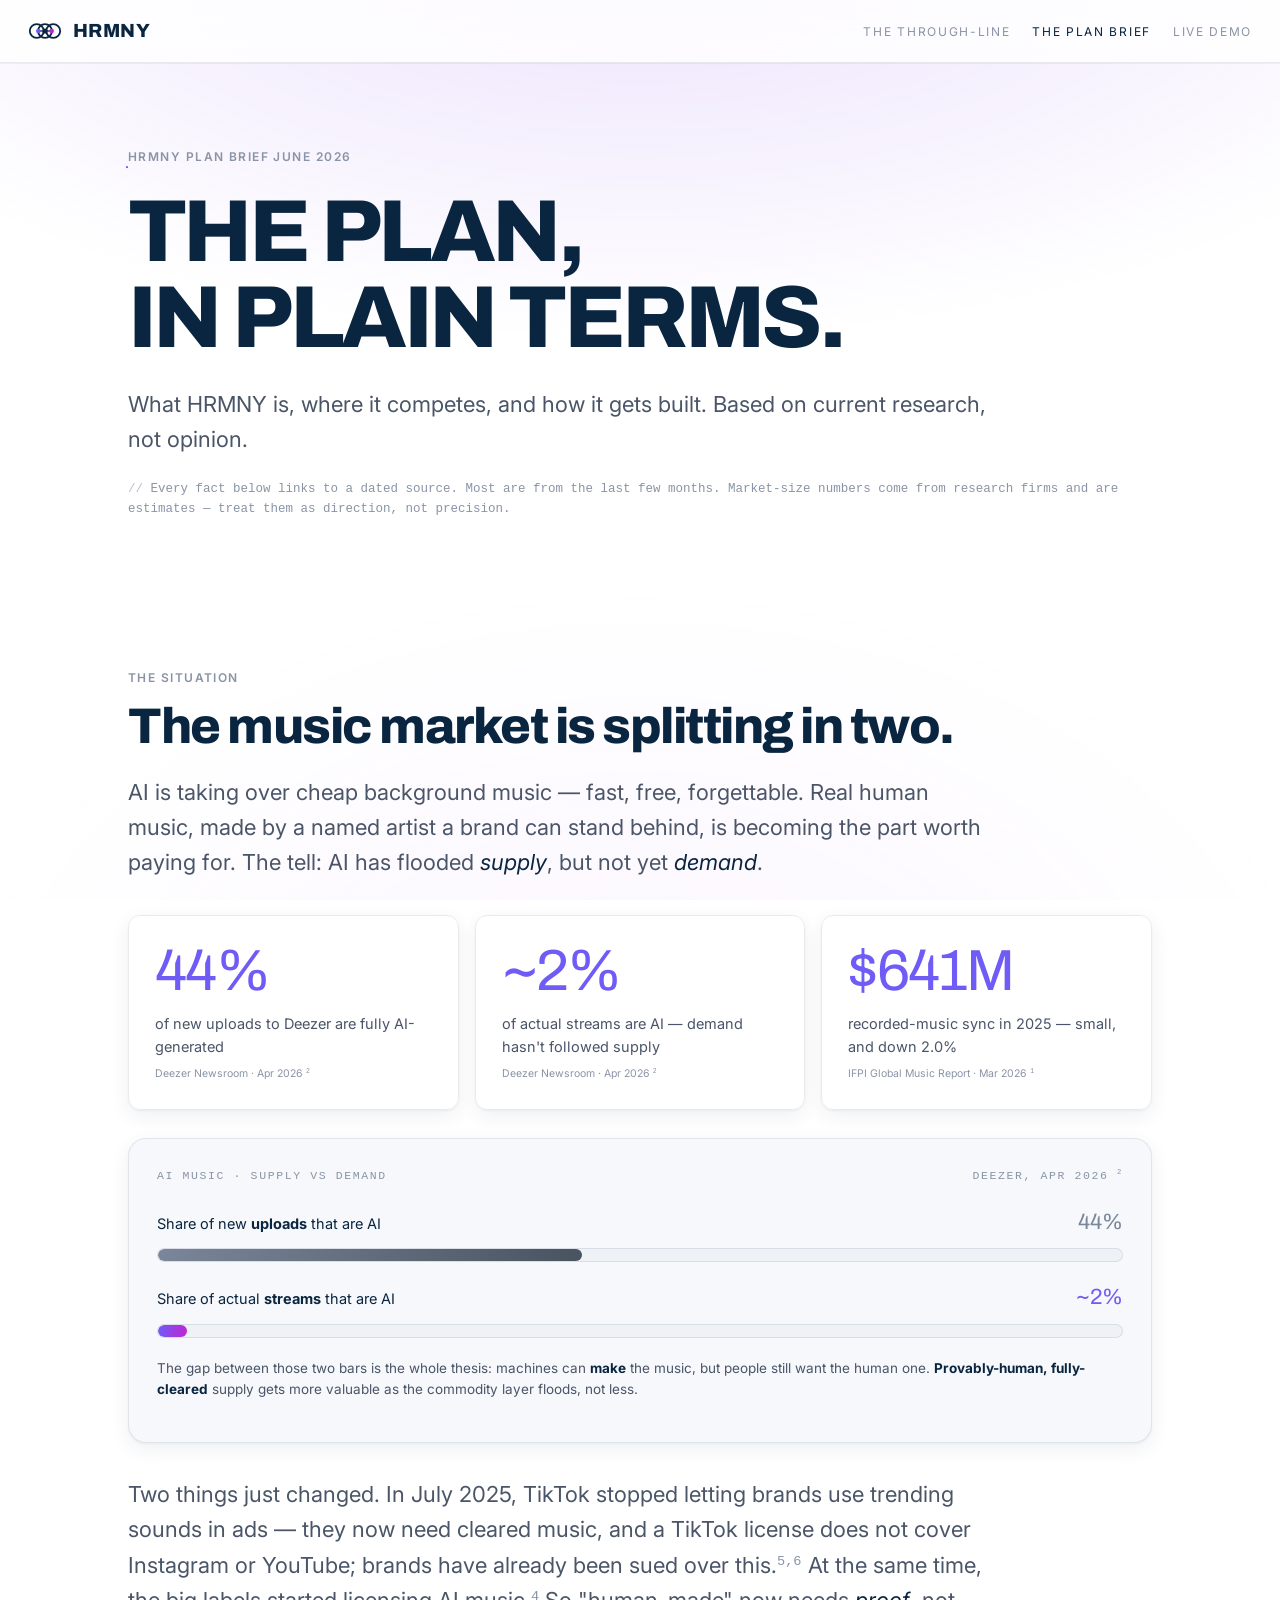
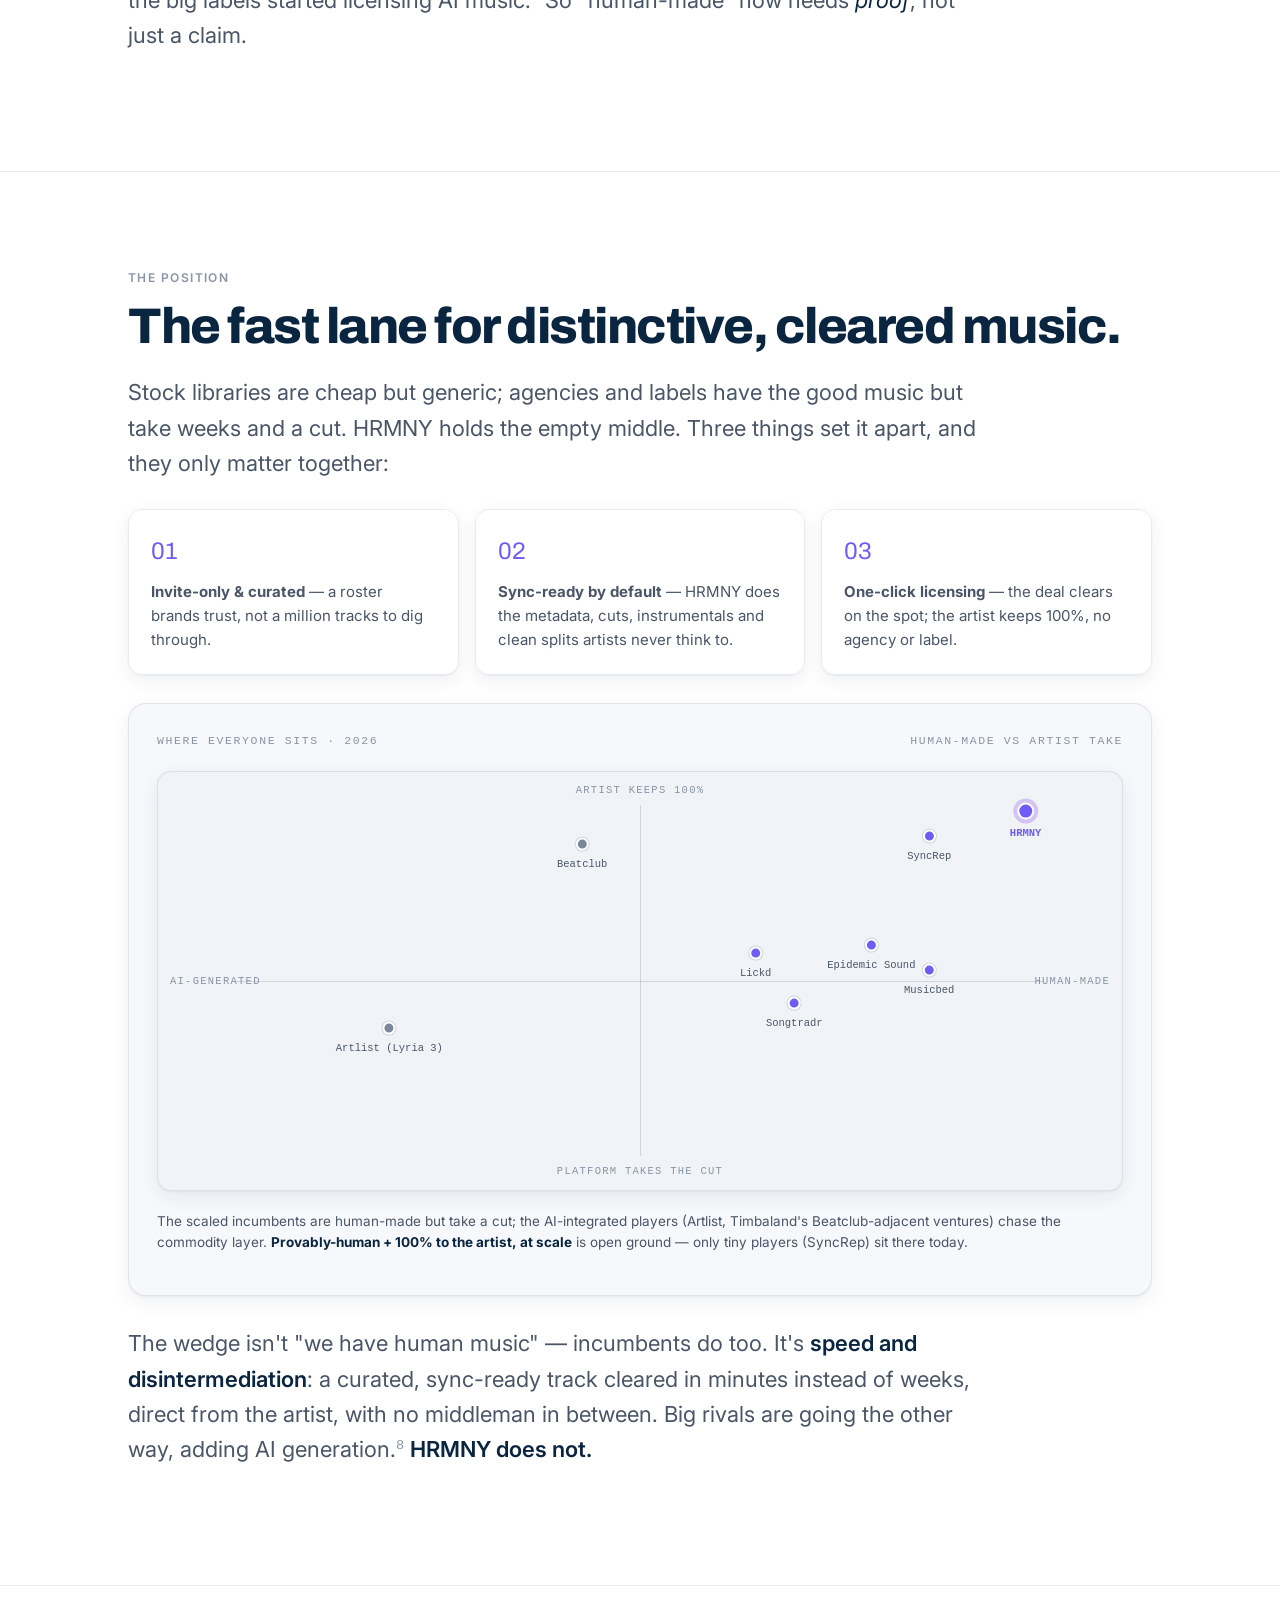
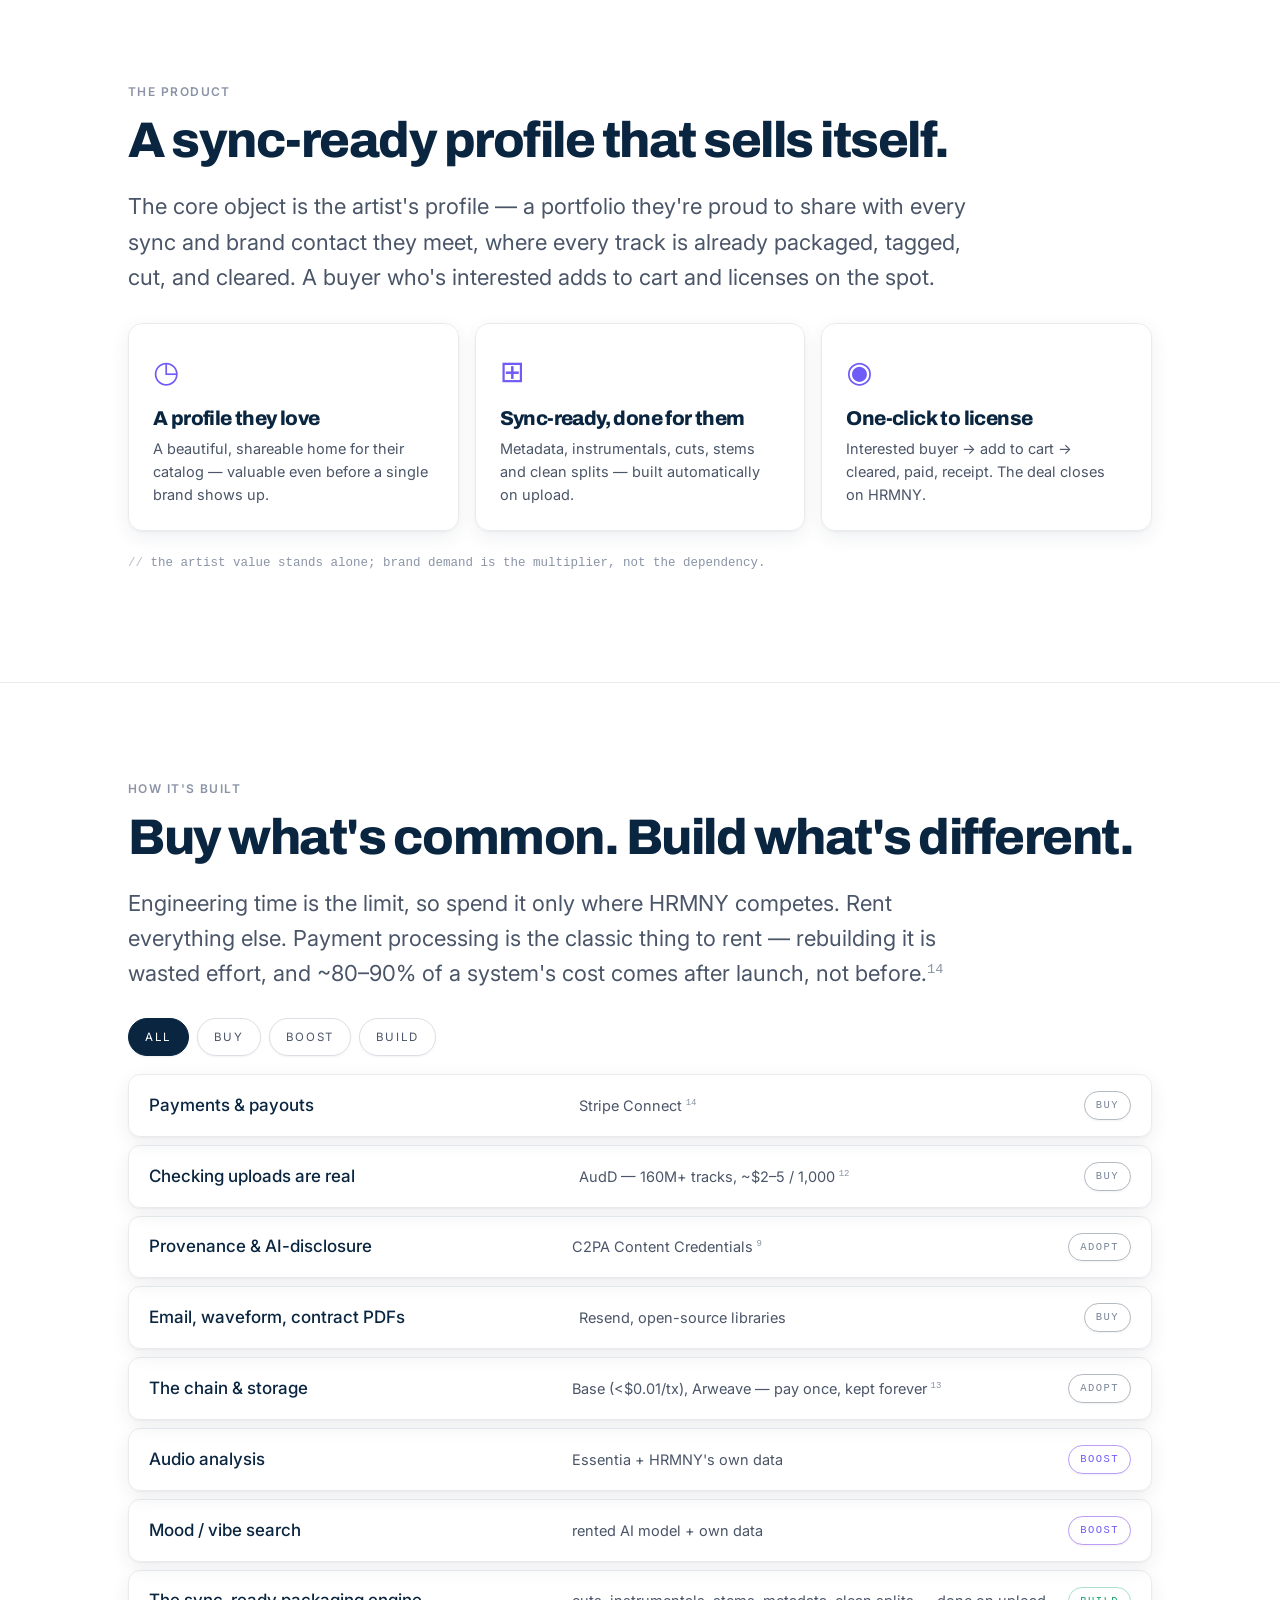
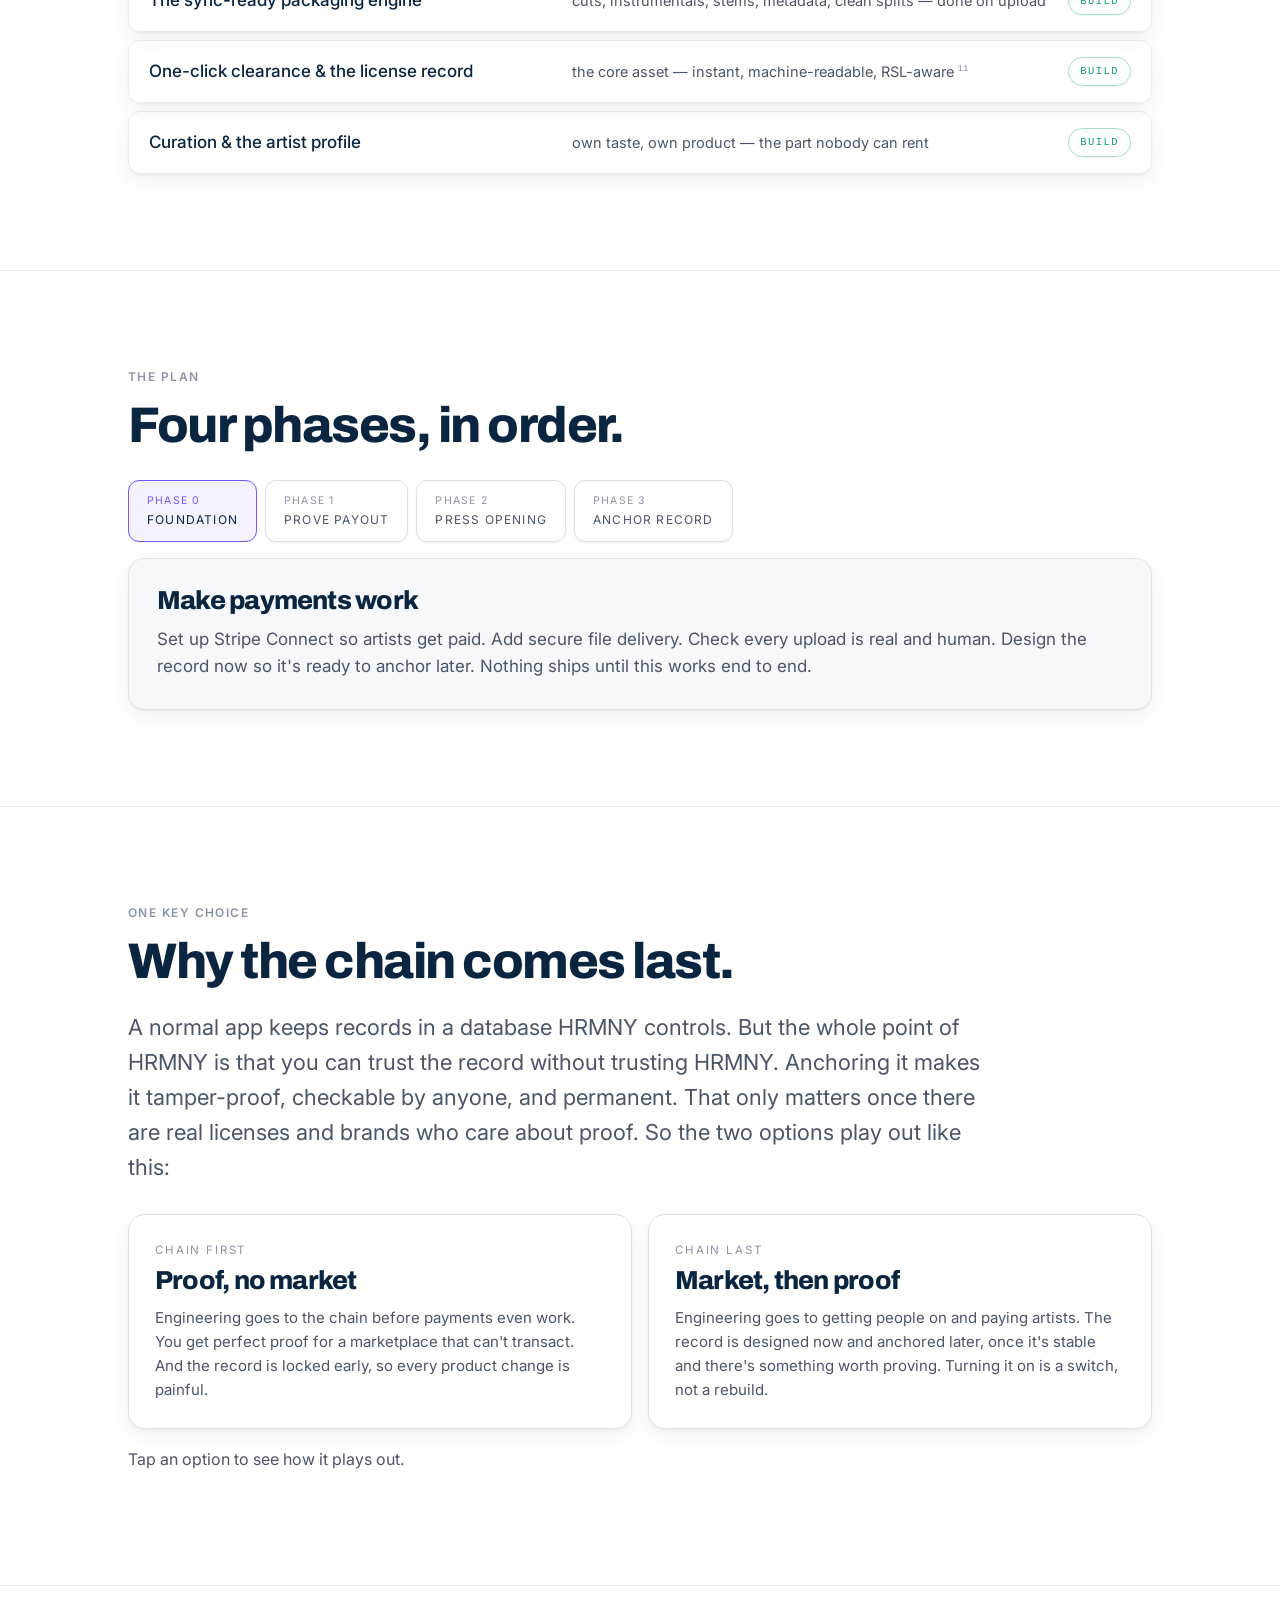
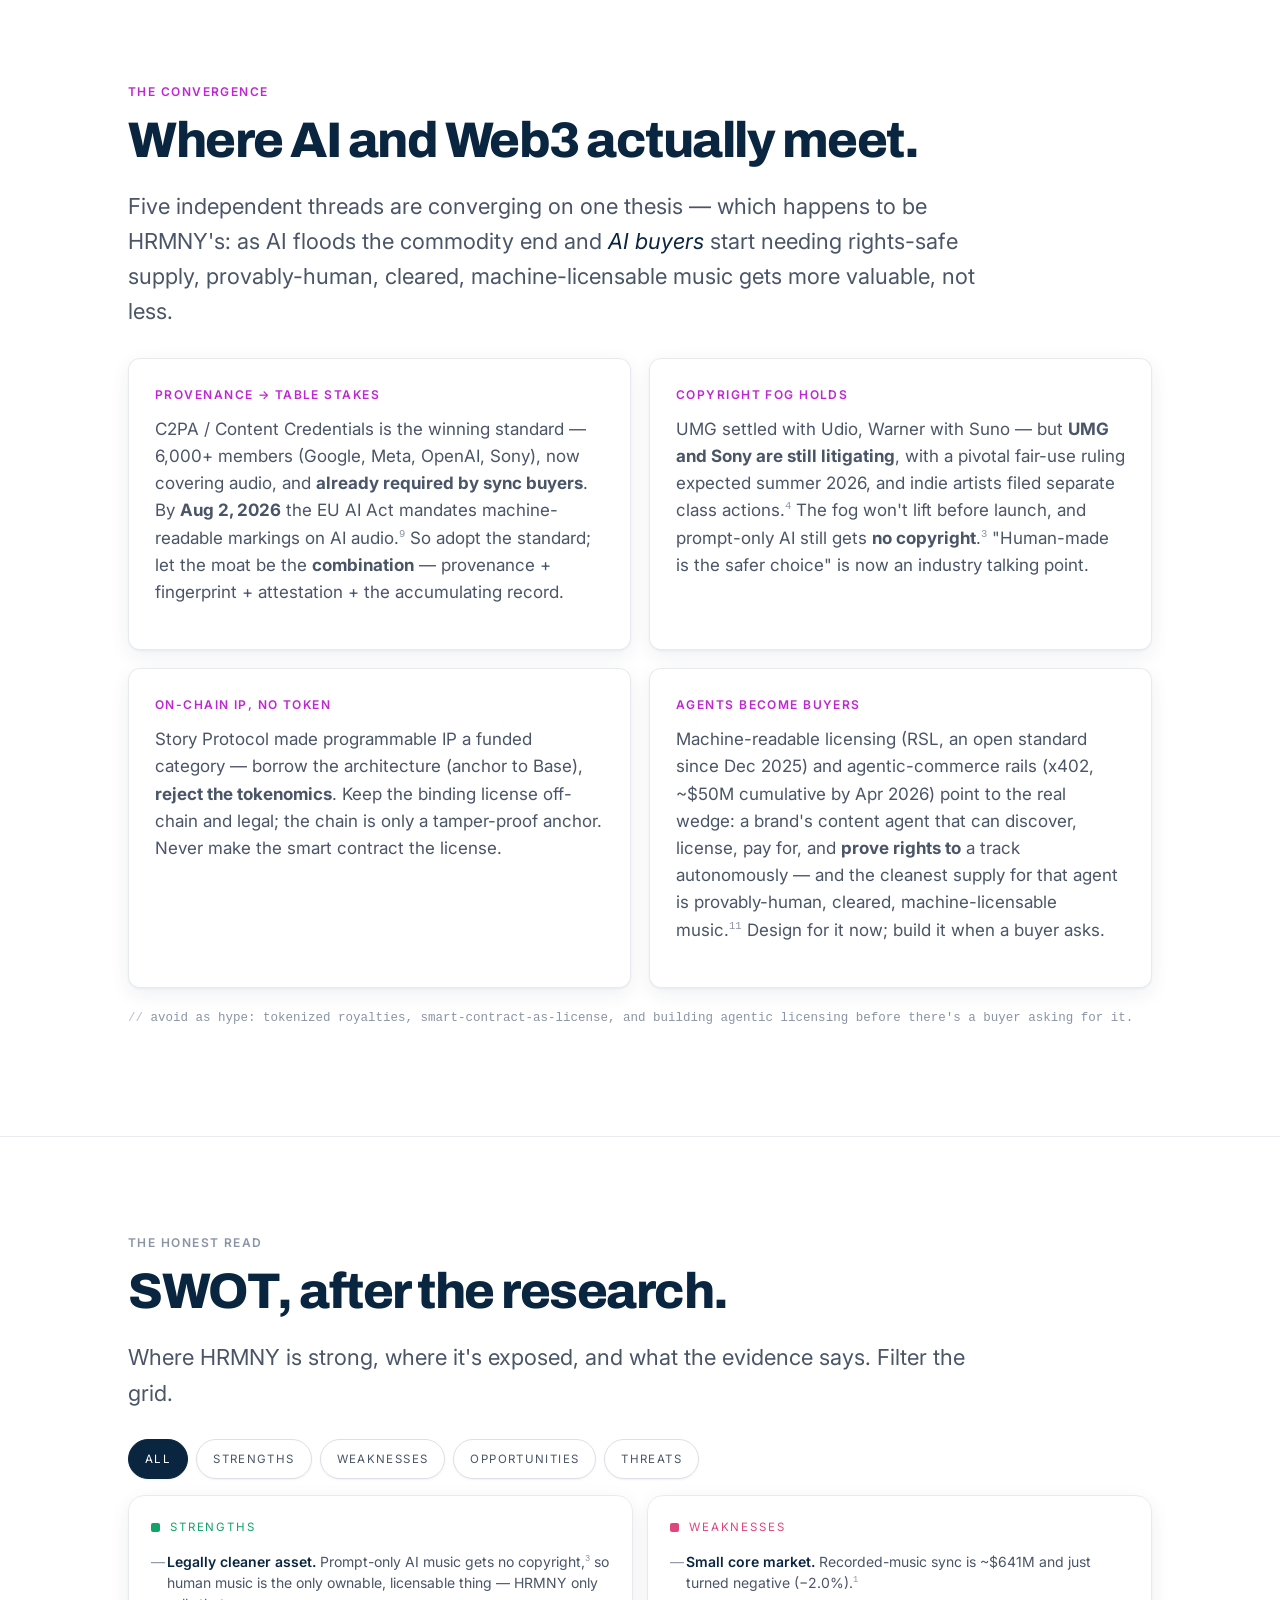
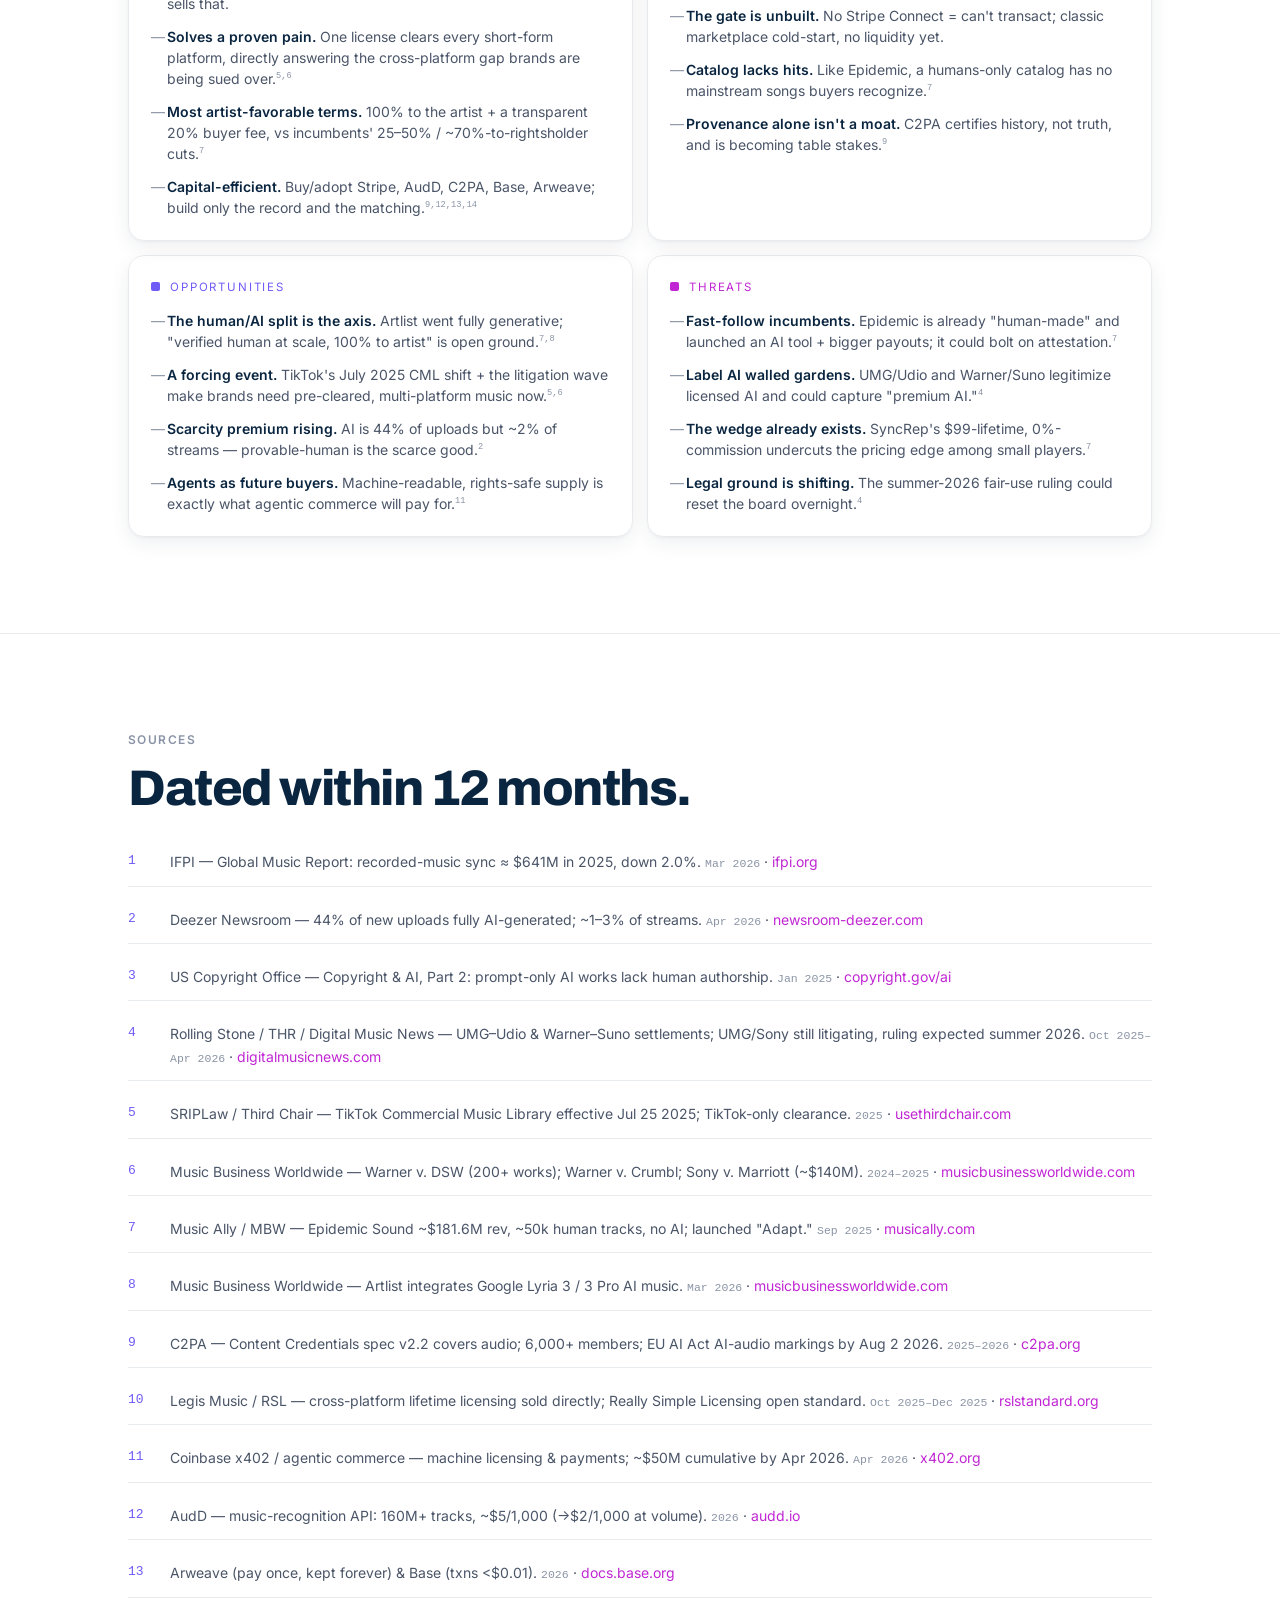
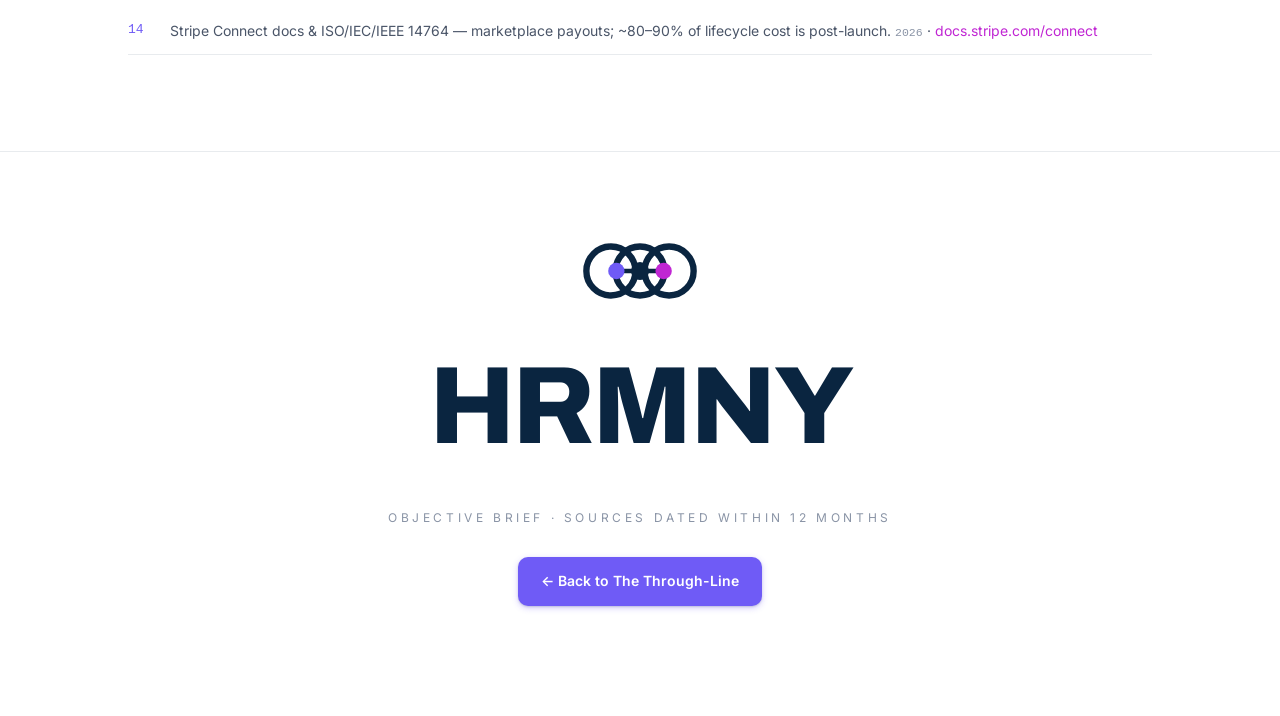
<file: mockup-plan.html>
<!DOCTYPE html>
<html lang="en">
<head>
<meta charset="utf-8" />
<meta name="viewport" content="width=device-width, initial-scale=1" />
<title>HRMNY · Plan Brief · June 2026</title>
<meta name="description" content="What HRMNY is, where it competes, and how it gets built. Based on current research, not opinion." />
<script>document.documentElement.classList.add('js');</script>
<link rel="preconnect" href="https://fonts.googleapis.com" />
<link rel="preconnect" href="https://fonts.gstatic.com" crossorigin />
<link href="https://fonts.googleapis.com/css2?family=Archivo:wght@500;600;700;800;900&family=Inter:wght@300;400;500;600&display=swap" rel="stylesheet" />
<style>
/* HRMNY — shared design system (CSS-only interactions, no JS required)
   Brand: electric violet + orchid/magenta on black, heavy Archivo display.
   "human" = violet (value rising, proof); "ai" = muted violet-grey (commodity).
   All toggles/tabs/flips run on hidden checkbox/radio inputs + :has(), so they
   work in any viewer that renders CSS — even a phone preview that blocks scripts. */

:root {
  --bg:        #ffffff;
  --bg-2:      #f6f8fb;
  --bg-3:      #eef1f6;
  --panel:     #ffffff;
  --ink:       #0a2540;
  --ink-dim:   #4a5568;
  --ink-faint: #8a94a6;
  --line:      rgba(10,37,64,0.09);
  --line-2:    rgba(10,37,64,0.14);
  --human:     #6f5bf6;  /* electric violet — brand primary, value rising, proof */
  --human-2:   #8b76ff;
  --ai:        #7a8699;  /* muted violet-grey — commodity, collapsing */
  --good:      #12a368;
  --bad:       #e0457b;
  --chain:     #c026d3;  /* orchid/magenta — brand secondary, on-chain */

  --serif: "Fraunces", "Newsreader", Georgia, "Times New Roman", serif;
  --sans:  "Inter", system-ui, -apple-system, "Segoe UI", Roboto, sans-serif;
  --display: "Archivo", "Inter", system-ui, sans-serif;
  --mono:  ui-monospace, "SF Mono", "JetBrains Mono", Menlo, Consolas, monospace;

  --sh-sm: 0 1px 2px rgba(10,37,64,.06);
  --sh: 0 1px 2px rgba(10,37,64,.05), 0 6px 20px rgba(10,37,64,.07);
  --sh-btn: 0 1px 2px rgba(10,37,64,.16), 0 2px 6px rgba(111,91,246,.30);
  --maxw: 1080px;
  --ease: cubic-bezier(.22,.61,.36,1);
}

* { box-sizing: border-box; }
html { scroll-behavior: smooth; }

body {
  margin: 0; background: var(--bg); color: var(--ink);
  font-family: var(--sans); font-size: 17px; line-height: 1.6;
  -webkit-font-smoothing: antialiased; text-rendering: optimizeLegibility; overflow-x: hidden;
}
body::before {
  content: ""; position: fixed; inset: 0; pointer-events: none; z-index: 0;
  background:
    radial-gradient(120% 80% at 50% -10%, rgba(124,58,237,0.16), transparent 60%),
    radial-gradient(100% 100% at 50% 120%, rgba(199,125,255,0.08), transparent 55%);
}
a { color: inherit; }
.wrap { max-width: var(--maxw); margin: 0 auto; padding: 0 28px; position: relative; z-index: 1; }

/* visually-hidden form inputs that drive CSS-only interactions */
.vh { position: absolute; width: 1px; height: 1px; padding: 0; margin: -1px; overflow: hidden;
      clip: rect(0 0 0 0); white-space: nowrap; border: 0; }

/* ——— Typographic primitives ——— */
.kicker { font-family: var(--mono); font-size: 12px; letter-spacing: 0.22em; text-transform: uppercase; color: var(--ink-faint); }
.kicker .dot { color: var(--human); }
h1, h2, h3 { font-family: var(--display); font-weight: 800; letter-spacing: -0.03em; line-height: 1.04; margin: 0; }
.display { font-size: clamp(42px, 7.5vw, 88px); line-height: 0.98; text-transform: uppercase; letter-spacing: -0.04em; }
.h-section { font-size: clamp(30px, 4.4vw, 50px); margin: 14px 0 18px; }
.lede { font-size: clamp(18px, 2.1vw, 22px); color: var(--ink-dim); max-width: 62ch; }
.lede.tight { max-width: 52ch; }
.mono { font-family: var(--mono); font-size: 13px; letter-spacing: 0.02em; }
.comment { font-family: var(--mono); font-size: 12.5px; color: var(--ink-faint); }
.comment::before { content: "// "; opacity: .6; }
.muted { color: var(--ink-dim); } .faint { color: var(--ink-faint); }
em { font-style: italic; color: var(--ink); }
strong { font-weight: 600; color: var(--ink); }
sup { font-family: var(--mono); font-size: 0.62em; color: var(--ink-faint); vertical-align: super; }

/* ——— Section scaffolding ——— */
section { padding: 96px 0; position: relative; }
section + section { border-top: 1px solid var(--line); }
.section-num { font-family: var(--display); font-size: clamp(54px, 9vw, 120px); color: rgba(10,37,64,0.06); line-height: 1; letter-spacing: -0.04em; }

/* reveal — progressive enhancement only; content visible by default */
.reveal { transition: opacity .9s var(--ease), transform .9s var(--ease); }
.js .reveal { opacity: 0; transform: translateY(26px); }
.js .reveal.in { opacity: 1; transform: none; }
.reveal.d1 { transition-delay: .08s; } .reveal.d2 { transition-delay: .16s; } .reveal.d3 { transition-delay: .24s; }
@media (prefers-reduced-motion: reduce) { .js .reveal { opacity: 1; transform: none; transition: none; } html { scroll-behavior: auto; } }

/* ——— Nav ——— */
.nav { position: sticky; top: 0; z-index: 20; display: flex; align-items: center; justify-content: space-between;
       padding: 16px 28px; background: rgba(255,255,255,0.82); backdrop-filter: blur(12px); border-bottom: 1px solid var(--line); }
.brand { display: flex; align-items: center; gap: 11px; font-family: var(--display); font-weight: 800; font-size: 19px; letter-spacing: 0.02em; text-transform: uppercase; }
.brand .logo-mark { width: 34px; height: 22px; flex: none; }
.brand b { font-weight: 800; }
/* three-interlocking-circles logo */
.logo-mark .ring { fill: none; stroke: currentColor; stroke-width: 7; }
.logo-mark .node-l { fill: var(--human); } .logo-mark .node-r { fill: var(--chain); } .logo-mark .node-c { fill: currentColor; }
.foot .logo-mark { width: 120px; height: 78px; color: var(--ink); margin: 0 auto 8px; display: block; }
.nav-links { display: flex; gap: 22px; font-family: var(--mono); font-size: 12px; letter-spacing: 0.14em; text-transform: uppercase; }
.nav-links a { color: var(--ink-faint); text-decoration: none; transition: color .25s; }
.nav-links a:hover, .nav-links a[aria-current="page"] { color: var(--ink); }

/* ——— Buttons ——— */
.btn { font-family: var(--sans); font-size: 14px; font-weight: 600; letter-spacing: 0; color: #fff;
       background: var(--human); border: 1px solid transparent; border-radius: 10px; padding: 12px 22px; cursor: pointer;
       transition: filter .2s var(--ease), transform .12s; display: inline-block; text-decoration: none; box-shadow: var(--sh-btn); }
.btn:hover { filter: brightness(1.06); } .btn:active { transform: translateY(1px); }
.hint { font-family: var(--mono); font-size: 11.5px; letter-spacing: 0.16em; text-transform: uppercase; color: var(--ink-faint); display: inline-flex; gap: 8px; align-items: center; }
.hint::before { content: ""; width: 7px; height: 7px; border-radius: 50%; background: var(--human); animation: pulse 1.8s infinite; }
@keyframes pulse { 0%,100% { opacity: .35; transform: scale(.8);} 50% { opacity: 1; transform: scale(1);} }

/* ——— Cards / grids ——— */
.card { background: var(--panel); border: 1px solid var(--line); border-radius: 12px; padding: 26px; }
.grid { display: grid; gap: 18px; }
.grid-3 { grid-template-columns: repeat(3, 1fr); } .grid-2 { grid-template-columns: repeat(2, 1fr); }
@media (max-width: 820px) { .grid-3, .grid-2 { grid-template-columns: 1fr; } section { padding: 70px 0; } .nav-links { display: none; } }
.pillar-tag { font-family: var(--mono); font-size: 12px; letter-spacing: 0.2em; text-transform: uppercase; color: var(--human); }

/* ——— Footer ——— */
.foot { text-align: center; padding: 80px 0 110px; border-top: 1px solid var(--line); }
.foot .big { font-family: var(--display); font-weight: 800; font-size: clamp(48px,9vw,110px); letter-spacing: -0.03em; text-transform: uppercase; }
.foot .sub { font-family: var(--mono); letter-spacing: 0.3em; text-transform: uppercase; color: var(--ink-faint); font-size: 12px; margin-top: 14px; }

/* ===================================================================
   THROUGH-LINE
   =================================================================== */
.pillars-row { display: grid; grid-template-columns: repeat(3,1fr); gap: 14px; margin-top: 38px; }
.pillar-chip { border: 1px solid var(--line-2); border-radius: 14px; padding: 22px 20px; transition: all .4s var(--ease); }
.pillar-chip .rn { font-family: var(--display); font-size: 30px; color: var(--human); }
.pillar-chip .nm { font-family: var(--mono); font-size: 12px; letter-spacing: 0.16em; text-transform: uppercase; margin-top: 8px; color: var(--ink-dim); }
.pillars-row:hover .pillar-chip { opacity: .42; transform: translateY(4px); }
.pillars-row .pillar-chip:hover { opacity: 1; transform: translateY(-6px); border-color: var(--human); box-shadow: 0 18px 50px -28px rgba(124,58,237,.5); }
@media (max-width: 820px){ .pillars-row { grid-template-columns: 1fr; } }

/* value migration — checkbox + :has() */
.valmig { display: grid; gap: 16px; margin-top: 30px; cursor: pointer; }
.val-bar { position: relative; border: 1px solid var(--line); border-radius: 14px; padding: 22px 24px; overflow: hidden; }
.val-bar .fill { position: absolute; inset: 0; transition: transform 1.1s var(--ease); transform-origin: left; }
.val-bar.human .fill { background: linear-gradient(90deg, rgba(124,58,237,.20), rgba(124,58,237,.04)); transform: scaleX(.34); }
.val-bar.ai .fill { background: linear-gradient(90deg, rgba(107,118,134,.22), rgba(107,118,134,.03)); transform: scaleX(.92); }
.valmig:has(.valmig-input:checked) .val-bar.human .fill { transform: scaleX(1); }
.valmig:has(.valmig-input:checked) .val-bar.ai .fill { transform: scaleX(.16); }
.val-bar .vb-inner { position: relative; z-index: 1; display: flex; justify-content: space-between; align-items: baseline; gap: 16px; }
.val-bar .lab { font-family: var(--mono); font-size: 12px; letter-spacing: 0.14em; text-transform: uppercase; }
.val-bar.human .lab { color: var(--human); } .val-bar.ai .lab { color: var(--ai); }
.val-bar .state { font-family: var(--mono); font-size: 11.5px; letter-spacing: 0.12em; text-transform: uppercase; color: var(--ink-faint); text-align: right; }
.valmig:has(.valmig-input:checked) .val-bar.human .state b { color: var(--human); }
.valmig:has(.valmig-input:checked) .val-bar.ai .state b { color: var(--ai); }

/* claim/proof flip — checkbox + :has() */
.flip-wrap { perspective: 1600px; margin-top: 30px; }
.flip { position: relative; min-height: 240px; transform-style: preserve-3d; transition: transform .85s var(--ease); cursor: pointer; display: block; }
.flip-wrap:has(.flip-input:checked) .flip { transform: rotateY(180deg); }
.flip .face { position: absolute; inset: 0; backface-visibility: hidden; border: 1px solid var(--line); border-radius: 18px; padding: 34px; display: flex; flex-direction: column; justify-content: center; }
.flip .front { background: var(--bg-2); }
.flip .back { transform: rotateY(180deg); background: #ffffff; border-color: rgba(111,91,246,.4); }
.face .ft { font-family: var(--mono); font-size: 12px; letter-spacing: 0.2em; text-transform: uppercase; color: var(--ink-faint); }
.face .big { font-family: var(--display); font-size: clamp(28px,4vw,42px); margin: 10px 0; }
.sticker { display: inline-block; align-self: flex-start; margin: 6px 0 12px; border: 1px dashed var(--line-2); border-radius: 8px; padding: 8px 14px; font-family: var(--mono); font-size: 13px; color: var(--ink-dim); transform: rotate(-3deg); }
.proof-list { list-style: none; padding: 0; margin: 12px 0 0; display: grid; gap: 10px; }
.proof-list li { display: flex; gap: 12px; align-items: flex-start; font-size: 15px; }
.proof-list .tick { color: var(--check); font-family: var(--mono); }

/* two views — checkbox + :has() */
.switch-row { display: flex; align-items: center; gap: 16px; margin: 26px 0; cursor: pointer; width: max-content; }
.toggle { position: relative; width: 64px; height: 32px; border-radius: 999px; border: 1px solid var(--line-2); background: var(--bg-3); transition: background .3s; flex: none; }
.toggle .knob { position: absolute; top: 3px; left: 3px; width: 24px; height: 24px; border-radius: 50%; background: var(--ink); transition: transform .3s var(--ease); }
.views-wrap:has(.views-input:checked) .toggle { background: rgba(199,125,255,.25); }
.views-wrap:has(.views-input:checked) .toggle .knob { transform: translateX(32px); background: var(--chain); }
.switch-lab { font-family: var(--mono); font-size: 12px; letter-spacing: 0.14em; text-transform: uppercase; color: var(--ink-faint); }
.views-wrap:not(:has(.views-input:checked)) .switch-lab.see { color: var(--ink); }
.views-wrap:has(.views-input:checked) .switch-lab.under { color: var(--ink); }
.view { transition: opacity .5s var(--ease); }
.views-wrap:not(:has(.views-input:checked)) .view.under { display: none; }
.views-wrap:has(.views-input:checked) .view.see { display: none; }

.receipt { border: 1px solid var(--line); border-radius: 16px; overflow: hidden; }
.receipt .rhead { background: var(--bg-3); padding: 16px 22px; display: flex; align-items: center; gap: 12px; border-bottom: 1px solid var(--line); }
.receipt .rhead .ok { width: 22px; height: 22px; border-radius: 50%; background: var(--check); color: #08210f; display: grid; place-items: center; font-size: 13px; font-weight: 700; }
.receipt .rhead .ttl { font-family: var(--mono); font-size: 12px; letter-spacing: 0.16em; text-transform: uppercase; color: var(--good); }
.receipt .rbody { padding: 22px; display: grid; gap: 14px; }
.rrow { display: grid; grid-template-columns: 130px 1fr; gap: 14px; align-items: baseline; }
.rrow .k { font-family: var(--mono); font-size: 11.5px; letter-spacing: 0.12em; text-transform: uppercase; color: var(--ink-faint); }
.rrow .v b { font-family: var(--display); font-size: 19px; }
.chainview { display: grid; gap: 14px; }
.chain-block { border: 1px solid var(--line); border-radius: 14px; padding: 20px; background: var(--bg-2); }
.chain-block .ch-lab { font-family: var(--mono); font-size: 11.5px; letter-spacing: 0.16em; text-transform: uppercase; }
.chain-block.on .ch-lab { color: var(--chain); } .chain-block.off .ch-lab { color: var(--human); }
.chain-block ul { margin: 12px 0 0; padding-left: 18px; color: var(--ink-dim); font-size: 15px; }
.hashline { font-family: var(--mono); font-size: 11.5px; color: var(--ink-faint); word-break: break-all; margin-top: 12px; }

/* pricing calculator — radio/checkbox driven (see _calc.css for state rules) */
.calc { display: grid; grid-template-columns: 1.15fr 1fr; gap: 20px; margin-top: 30px; }
@media (max-width: 820px){ .calc { grid-template-columns: 1fr; } }
.calc-controls { border: 1px solid var(--line); border-radius: 18px; padding: 26px; background: var(--bg-2); }
.calc-controls .track { font-family: var(--display); font-size: 22px; }
.calc-controls .base { font-family: var(--mono); font-size: 12px; letter-spacing: 0.14em; text-transform: uppercase; color: var(--ink-faint); margin-top: 4px; }
.ctl-group { margin-top: 24px; }
.ctl-group > .glab { font-family: var(--mono); font-size: 11.5px; letter-spacing: 0.16em; text-transform: uppercase; color: var(--ink-faint); margin-bottom: 12px; }
.scope-opts { display: grid; gap: 8px; }
.scope-opt { display: flex; justify-content: space-between; align-items: center; border: 1px solid var(--line-2); border-radius: 11px; padding: 13px 16px; cursor: pointer; transition: all .2s; }
.scope-opt:hover { border-color: var(--ink-dim); }
.scope-opt .mult { font-family: var(--mono); color: var(--ink-faint); }
#c-s-org:checked   ~ .ctl-group .scope-opt[for="c-s-org"],
#c-s-paid:checked  ~ .ctl-group .scope-opt[for="c-s-paid"],
#c-s-broad:checked ~ .ctl-group .scope-opt[for="c-s-broad"] { border-color: var(--human); background: rgba(124,58,237,.07); }
#c-s-org:checked   ~ .ctl-group .scope-opt[for="c-s-org"] .mult,
#c-s-paid:checked  ~ .ctl-group .scope-opt[for="c-s-paid"] .mult,
#c-s-broad:checked ~ .ctl-group .scope-opt[for="c-s-broad"] .mult { color: var(--human); }
.mom-opts { display: flex; gap: 7px; flex-wrap: wrap; }
.mom-opt { flex: 1; min-width: 60px; text-align: center; border: 1px solid var(--line-2); border-radius: 10px; padding: 11px 6px; cursor: pointer; transition: all .2s; font-family: var(--mono); font-size: 11px; letter-spacing: 0.08em; text-transform: uppercase; color: var(--ink-dim); }
.mom-opt:hover { border-color: var(--ink-dim); color: var(--ink); }
#c-m-cold:checked ~ .ctl-group .mom-opt[for="c-m-cold"],
#c-m-cool:checked ~ .ctl-group .mom-opt[for="c-m-cool"],
#c-m-warm:checked ~ .ctl-group .mom-opt[for="c-m-warm"],
#c-m-hot:checked  ~ .ctl-group .mom-opt[for="c-m-hot"],
#c-m-fire:checked ~ .ctl-group .mom-opt[for="c-m-fire"] { border-color: var(--human); background: rgba(124,58,237,.10); color: var(--human); }
.excl { display: flex; align-items: center; justify-content: space-between; gap: 14px; cursor: pointer; }
.excl .ex-copy { font-size: 13.5px; color: var(--ink-dim); max-width: 38ch; margin: 6px 0 0; }
.excl-box { position: relative; width: 64px; height: 32px; border-radius: 999px; border: 1px solid var(--line-2); background: var(--bg-3); transition: background .3s; flex: none; }
.excl-knob { position: absolute; top: 3px; left: 3px; width: 24px; height: 24px; border-radius: 50%; background: var(--ink); transition: transform .3s var(--ease); }
.calc:has(#c-excl:checked) .excl-box { background: rgba(124,58,237,.30); }
.calc:has(#c-excl:checked) .excl-knob { transform: translateX(32px); background: var(--human); }
.calc-out { border: 1px solid var(--line); border-radius: 18px; padding: 26px; background: var(--bg-2); }
.out { display: none; }
.out-row { display: flex; justify-content: space-between; align-items: baseline; padding: 14px 0; border-bottom: 1px solid var(--line); }
.out-row .k { color: var(--ink-dim); font-size: 14.5px; }
.out-row .v { font-family: var(--display); font-size: 26px; }
.out-row.artist .v { color: var(--human); }
.out-row.total { border-bottom: none; padding-top: 18px; }
.out-row.total .k { color: var(--ink); font-weight: 600; }
.out-row.total .v { font-size: 38px; }
.proj { margin-top: 16px; font-size: 13.5px; color: var(--ink-dim); border-top: 1px dashed var(--line-2); padding-top: 16px; }
.proj b { color: var(--human); font-family: var(--display); font-size: 17px; }

/* interlock — radio + :has() */
.interlock { display: grid; grid-template-columns: repeat(3,1fr); gap: 16px; margin-top: 30px; }
@media (max-width: 820px){ .interlock { grid-template-columns: 1fr; } }
.lock { border: 1px solid var(--line-2); border-radius: 16px; padding: 24px; cursor: pointer; transition: all .35s var(--ease); display: block; }
.lock .ln { font-family: var(--mono); font-size: 11px; letter-spacing: 0.18em; text-transform: uppercase; color: var(--ink-faint); }
.lock h3 { font-size: 24px; margin: 10px 0 8px; }
.lock .role { color: var(--ink-dim); font-size: 14.5px; }
.interlock-wrap:has(.lk:checked) .lock { opacity: .4; }
#lk-worth:checked ~ .interlock .lock[for="lk-worth"],
#lk-proof:checked ~ .interlock .lock[for="lk-proof"],
#lk-flow:checked  ~ .interlock .lock[for="lk-flow"] { opacity: 1; border-color: var(--human); background: rgba(124,58,237,.06); box-shadow: 0 20px 60px -34px rgba(124,58,237,.6); }
.interlock-note { margin-top: 18px; min-height: 24px; font-size: 15px; color: var(--ink-dim); }
.interlock-note b { color: var(--human); }
.interlock-note .note { display: none; } .interlock-note .note-default { display: block; }
.interlock-wrap:has(.lk:checked) .note-default { display: none; }
#lk-worth:checked ~ .interlock-note .n-worth,
#lk-proof:checked ~ .interlock-note .n-proof,
#lk-flow:checked  ~ .interlock-note .n-flow { display: block; }

/* the gate */
.gate-list { counter-reset: g; list-style: none; padding: 0; margin: 24px 0 0; display: grid; gap: 12px; }
.gate-list li { counter-increment: g; display: flex; gap: 16px; align-items: baseline; border: 1px solid var(--line); border-radius: 12px; padding: 16px 20px; }
.gate-list li::before { content: counter(g); font-family: var(--display); font-size: 22px; color: var(--human); min-width: 24px; }

/* ===================================================================
   PLAN BRIEF — stats, diffs, diagrams, build table, phases, choice, SWOT
   =================================================================== */
.stats { display: grid; grid-template-columns: repeat(3,1fr); gap: 16px; margin-top: 34px; }
@media (max-width: 820px){ .stats { grid-template-columns: 1fr; } }
.stat { border: 1px solid var(--line); border-radius: 12px; padding: 26px; }
.stat .num { font-family: var(--display); font-size: clamp(38px,5.5vw,58px); color: var(--human); line-height: 1; letter-spacing: -0.03em; }
.stat .cap { color: var(--ink-dim); font-size: 14.5px; margin-top: 12px; }
.stat .src { font-family: var(--mono); font-size: 10.5px; color: var(--ink-faint); margin-top: 8px; }

.diffs { display: grid; grid-template-columns: repeat(3,1fr); gap: 16px; margin-top: 28px; }
@media (max-width: 820px){ .diffs { grid-template-columns: 1fr; } }
.diff { border: 1px solid var(--line); border-radius: 14px; padding: 22px; }
.diff .n { font-family: var(--display); font-size: 24px; color: var(--human); }
.diff p { margin: 10px 0 0; color: var(--ink-dim); font-size: 15px; }

/* —— DIAGRAM: figure scaffold —— */
.figure { border: 1px solid var(--line); border-radius: 18px; padding: 28px; background: var(--bg-2); margin-top: 28px; }
.figure .fig-cap { font-family: var(--mono); font-size: 11.5px; letter-spacing: 0.14em; text-transform: uppercase; color: var(--ink-faint); margin-bottom: 20px; display: flex; justify-content: space-between; gap: 12px; flex-wrap: wrap; }
.figure .fig-note { font-size: 13.5px; color: var(--ink-dim); margin-top: 20px; }
.figure .fig-note b { color: var(--ink); }

/* —— DIAGRAM: horizontal compare bars (AI uploads vs streams etc.) —— */
.cbars { display: grid; gap: 18px; }
.cbar .cb-top { display: flex; justify-content: space-between; align-items: baseline; margin-bottom: 8px; }
.cbar .cb-lab { font-size: 14.5px; color: var(--ink); }
.cbar .cb-val { font-family: var(--display); font-size: 22px; }
.cbar .cb-track { height: 14px; border-radius: 8px; background: var(--bg-3); overflow: hidden; border: 1px solid var(--line); }
.cbar .cb-fill { height: 100%; border-radius: 8px; transform-origin: left; }
.cbar.ai  .cb-fill { background: linear-gradient(90deg, var(--ai), #4a5360); }
.cbar.ai  .cb-val { color: var(--ai); }
.cbar.human .cb-fill { background: linear-gradient(90deg, var(--human), var(--chain)); }
.cbar.human .cb-val { color: var(--human); }

/* —— DIAGRAM: 2D competitive positioning map —— */
.posmap { position: relative; height: 420px; border: 1px solid var(--line); border-radius: 14px; background:
  linear-gradient(0deg, rgba(10,37,64,0.025), rgba(10,37,64,0.025)); margin-top: 6px; overflow: hidden; }
.posmap .axis { position: absolute; background: var(--line-2); }
.posmap .axis.x { left: 8%; right: 8%; top: 50%; height: 1px; }
.posmap .axis.y { top: 8%; bottom: 8%; left: 50%; width: 1px; }
.posmap .axlab { position: absolute; font-family: var(--mono); font-size: 10.5px; letter-spacing: 0.12em; text-transform: uppercase; color: var(--ink-faint); }
.posmap .axlab.left { left: 12px; top: 50%; transform: translateY(-50%); }
.posmap .axlab.right { right: 12px; top: 50%; transform: translateY(-50%); }
.posmap .axlab.top { top: 10px; left: 50%; transform: translateX(-50%); }
.posmap .axlab.bottom { bottom: 10px; left: 50%; transform: translateX(-50%); }
.dot { position: absolute; transform: translate(-50%,-50%); display: flex; flex-direction: column; align-items: center; gap: 5px; }
.dot .pt { width: 13px; height: 13px; border-radius: 50%; background: var(--ai); border: 2px solid var(--bg); box-shadow: 0 0 0 1px var(--line-2); }
.dot .dl { font-family: var(--mono); font-size: 10.5px; color: var(--ink-dim); white-space: nowrap; }
.dot.human .pt { background: var(--human); }
.dot.hrmny .pt { width: 17px; height: 17px; background: var(--human); box-shadow: 0 0 0 4px rgba(124,58,237,.25); }
.dot.hrmny .dl { color: var(--human); font-weight: 600; }
@media (max-width: 720px){ .posmap { height: 360px; } .dot .dl { font-size: 9px; } }

/* —— build table with CSS-only filter (radio + :has) —— */
.filter-tabs { display: flex; gap: 8px; margin: 26px 0 18px; flex-wrap: wrap; }
.ftab { font-family: var(--mono); font-size: 11.5px; letter-spacing: 0.14em; text-transform: uppercase; border: 1px solid var(--line-2); background: transparent; color: var(--ink-dim); padding: 9px 16px; border-radius: 999px; cursor: pointer; transition: all .2s; display: inline-block; }
.ftab:hover { color: var(--ink); }
#f-all:checked   ~ .filter-tabs .ftab[for="f-all"],
#f-buy:checked   ~ .filter-tabs .ftab[for="f-buy"],
#f-boost:checked ~ .filter-tabs .ftab[for="f-boost"],
#f-build:checked ~ .filter-tabs .ftab[for="f-build"] { background: var(--ink); color: var(--bg); border-color: var(--ink); }
.build-table { display: grid; gap: 8px; }
.brow { display: grid; grid-template-columns: 1.1fr 1.3fr auto; gap: 16px; align-items: center; border: 1px solid var(--line); border-radius: 12px; padding: 16px 20px; transition: opacity .35s var(--ease); }
.brow .what { font-weight: 500; }
.brow .how { color: var(--ink-dim); font-size: 14.5px; }
.chip { font-family: var(--mono); font-size: 10.5px; letter-spacing: 0.14em; text-transform: uppercase; padding: 5px 11px; border-radius: 999px; white-space: nowrap; border: 1px solid; }
.chip.buy { color: var(--ai); border-color: rgba(107,118,134,.5); }
.chip.boost { color: var(--human); border-color: rgba(124,58,237,.5); }
.chip.build { color: var(--good); border-color: rgba(18,163,104,.35); }
#f-buy:checked   ~ .build-table .brow:not([data-cat="buy"]),
#f-boost:checked ~ .build-table .brow:not([data-cat="boost"]),
#f-build:checked ~ .build-table .brow:not([data-cat="build"]) { display: none; }
@media (max-width: 720px){ .brow { grid-template-columns: 1fr; gap: 6px; } }

/* —— phases stepper (radio + :has) —— */
.phases { margin-top: 28px; }
.phase-tabs { display: flex; gap: 8px; flex-wrap: wrap; margin-bottom: 16px; }
.ptab { font-family: var(--mono); font-size: 12px; letter-spacing: 0.1em; text-transform: uppercase; border: 1px solid var(--line-2); background: transparent; color: var(--ink-dim); padding: 12px 18px; border-radius: 11px; cursor: pointer; transition: all .2s; text-align: left; display: inline-block; }
.ptab .pn { color: var(--ink-faint); font-size: 10.5px; display: block; }
#p-0:checked ~ .phases .phase-tabs .ptab[for="p-0"],
#p-1:checked ~ .phases .phase-tabs .ptab[for="p-1"],
#p-2:checked ~ .phases .phase-tabs .ptab[for="p-2"],
#p-3:checked ~ .phases .phase-tabs .ptab[for="p-3"] { border-color: var(--human); background: rgba(124,58,237,.07); color: var(--ink); }
#p-0:checked ~ .phases .phase-tabs .ptab[for="p-0"] .pn,
#p-1:checked ~ .phases .phase-tabs .ptab[for="p-1"] .pn,
#p-2:checked ~ .phases .phase-tabs .ptab[for="p-2"] .pn,
#p-3:checked ~ .phases .phase-tabs .ptab[for="p-3"] .pn { color: var(--human); }
.phase-body { border: 1px solid var(--line); border-radius: 16px; padding: 28px; background: var(--bg-2); min-height: 150px; }
.phase-panel { display: none; }
.phase-panel h3 { font-size: 26px; margin-bottom: 12px; }
.phase-panel p { color: var(--ink-dim); margin: 0; }
#p-0:checked ~ .phases .phase-body .pp-0,
#p-1:checked ~ .phases .phase-body .pp-1,
#p-2:checked ~ .phases .phase-body .pp-2,
#p-3:checked ~ .phases .phase-body .pp-3 { display: block; }

/* —— chain choice (radio + :has) —— */
.choice { display: grid; grid-template-columns: 1fr 1fr; gap: 16px; margin-top: 28px; }
@media (max-width: 820px){ .choice { grid-template-columns: 1fr; } }
.opt { border: 1px solid var(--line-2); border-radius: 16px; padding: 26px; cursor: pointer; transition: all .35s var(--ease); display: block; }
.opt .ot { font-family: var(--mono); font-size: 11.5px; letter-spacing: 0.16em; text-transform: uppercase; color: var(--ink-faint); }
.opt h3 { font-size: 26px; margin: 8px 0 12px; }
.opt p { color: var(--ink-dim); font-size: 15px; margin: 0; }
.choice-wrap:has(.opt-input:checked) .opt { opacity: .42; }
#opt-first:checked ~ .choice .opt[for="opt-first"] { opacity: 1; border-color: var(--bad); background: rgba(224,69,123,.07); }
#opt-last:checked  ~ .choice .opt[for="opt-last"]  { opacity: 1; border-color: var(--good); background: rgba(18,163,104,.08); box-shadow: 0 20px 60px -34px rgba(18,163,104,.35); }
.verdict { margin-top: 18px; font-size: 16px; color: var(--ink-dim); min-height: 24px; }
.verdict b { color: var(--good); }
.verdict .v { display: none; } .verdict .v-default { display: block; }
.choice-wrap:has(.opt-input:checked) .v-default { display: none; }
#opt-first:checked ~ .verdict .v-first, #opt-last:checked ~ .verdict .v-last { display: block; }

/* —— SWOT 2x2 (radio tabs + :has) —— */
.swot { margin-top: 28px; }
.swot-tabs { display: flex; gap: 8px; flex-wrap: wrap; margin-bottom: 16px; }
.stab { font-family: var(--mono); font-size: 11.5px; letter-spacing: 0.12em; text-transform: uppercase; border: 1px solid var(--line-2); background: transparent; padding: 10px 16px; border-radius: 999px; cursor: pointer; transition: all .2s; color: var(--ink-dim); display: inline-block; }
.stab:hover { color: var(--ink); }
.swot-grid { display: grid; grid-template-columns: 1fr 1fr; gap: 14px; }
@media (max-width: 720px){ .swot-grid { grid-template-columns: 1fr; } }
.quad { border: 1px solid var(--line); border-radius: 16px; padding: 22px; transition: all .3s var(--ease); }
.quad .qh { font-family: var(--mono); font-size: 11.5px; letter-spacing: 0.16em; text-transform: uppercase; margin-bottom: 14px; display: flex; align-items: center; gap: 10px; }
.quad .qh::before { content: ""; width: 9px; height: 9px; border-radius: 2px; }
.quad.s .qh { color: var(--good); } .quad.s .qh::before { background: var(--good); }
.quad.w .qh { color: var(--bad); }  .quad.w .qh::before { background: var(--bad); }
.quad.o .qh { color: var(--human); }.quad.o .qh::before { background: var(--human); }
.quad.t .qh { color: var(--chain); }.quad.t .qh::before { background: var(--chain); }
.quad ul { list-style: none; margin: 0; padding: 0; display: grid; gap: 12px; }
.quad li { font-size: 14px; color: var(--ink-dim); line-height: 1.5; padding-left: 16px; position: relative; }
.quad li::before { content: "—"; position: absolute; left: 0; color: var(--ink-faint); }
.quad li b { color: var(--ink); font-weight: 600; }
.quad li sup a { color: var(--chain); text-decoration: none; }
/* tab focus: dim the others */
.swot-wrap:has(.swot-input:checked) .quad { opacity: .3; filter: saturate(.4); }
#sw-s:checked ~ .swot .swot-grid .quad.s,
#sw-w:checked ~ .swot .swot-grid .quad.w,
#sw-o:checked ~ .swot .swot-grid .quad.o,
#sw-t:checked ~ .swot .swot-grid .quad.t,
#sw-all:checked ~ .swot .swot-grid .quad { opacity: 1; filter: none; }
#sw-s:checked ~ .swot .swot-tabs .stab[for="sw-s"],
#sw-w:checked ~ .swot .swot-tabs .stab[for="sw-w"],
#sw-o:checked ~ .swot .swot-tabs .stab[for="sw-o"],
#sw-t:checked ~ .swot .swot-tabs .stab[for="sw-t"],
#sw-all:checked ~ .swot .swot-tabs .stab[for="sw-all"] { background: var(--ink); color: var(--bg); border-color: var(--ink); }

/* —— sources —— */
.sources { list-style: none; counter-reset: s; padding: 0; margin: 24px 0 0; display: grid; gap: 10px; }
.sources li { counter-increment: s; display: grid; grid-template-columns: 28px 1fr; gap: 14px; font-size: 14px; color: var(--ink-dim); padding: 12px 0; border-bottom: 1px solid var(--line); }
.sources li::before { content: counter(s); font-family: var(--mono); color: var(--human); font-size: 13px; }
.sources a { color: var(--chain); text-decoration: none; word-break: break-word; }
.sources a:hover { text-decoration: underline; }
.sources .date { color: var(--ink-faint); font-family: var(--mono); font-size: 11.5px; }

.product-cards { display: grid; grid-template-columns: repeat(3,1fr); gap: 16px; margin-top: 28px; }
@media (max-width: 820px){ .product-cards { grid-template-columns: 1fr; } }
.pcard { border: 1px solid var(--line); border-radius: 14px; padding: 24px; }
.pcard .pi { font-family: var(--display); font-size: 30px; color: var(--human); }
.pcard h3 { font-size: 20px; margin: 12px 0 8px; }
.pcard p { color: var(--ink-dim); font-size: 14.5px; margin: 0; }
.calc:has(#c-s-org:checked):has(#c-m-cold:checked):not(:has(#c-excl:checked)) .o-org-cold-no{display:block}
.calc:has(#c-s-org:checked):has(#c-m-cold:checked):has(#c-excl:checked) .o-org-cold-ex{display:block}
.calc:has(#c-s-org:checked):has(#c-m-cool:checked):not(:has(#c-excl:checked)) .o-org-cool-no{display:block}
.calc:has(#c-s-org:checked):has(#c-m-cool:checked):has(#c-excl:checked) .o-org-cool-ex{display:block}
.calc:has(#c-s-org:checked):has(#c-m-warm:checked):not(:has(#c-excl:checked)) .o-org-warm-no{display:block}
.calc:has(#c-s-org:checked):has(#c-m-warm:checked):has(#c-excl:checked) .o-org-warm-ex{display:block}
.calc:has(#c-s-org:checked):has(#c-m-hot:checked):not(:has(#c-excl:checked)) .o-org-hot-no{display:block}
.calc:has(#c-s-org:checked):has(#c-m-hot:checked):has(#c-excl:checked) .o-org-hot-ex{display:block}
.calc:has(#c-s-org:checked):has(#c-m-fire:checked):not(:has(#c-excl:checked)) .o-org-fire-no{display:block}
.calc:has(#c-s-org:checked):has(#c-m-fire:checked):has(#c-excl:checked) .o-org-fire-ex{display:block}
.calc:has(#c-s-paid:checked):has(#c-m-cold:checked):not(:has(#c-excl:checked)) .o-paid-cold-no{display:block}
.calc:has(#c-s-paid:checked):has(#c-m-cold:checked):has(#c-excl:checked) .o-paid-cold-ex{display:block}
.calc:has(#c-s-paid:checked):has(#c-m-cool:checked):not(:has(#c-excl:checked)) .o-paid-cool-no{display:block}
.calc:has(#c-s-paid:checked):has(#c-m-cool:checked):has(#c-excl:checked) .o-paid-cool-ex{display:block}
.calc:has(#c-s-paid:checked):has(#c-m-warm:checked):not(:has(#c-excl:checked)) .o-paid-warm-no{display:block}
.calc:has(#c-s-paid:checked):has(#c-m-warm:checked):has(#c-excl:checked) .o-paid-warm-ex{display:block}
.calc:has(#c-s-paid:checked):has(#c-m-hot:checked):not(:has(#c-excl:checked)) .o-paid-hot-no{display:block}
.calc:has(#c-s-paid:checked):has(#c-m-hot:checked):has(#c-excl:checked) .o-paid-hot-ex{display:block}
.calc:has(#c-s-paid:checked):has(#c-m-fire:checked):not(:has(#c-excl:checked)) .o-paid-fire-no{display:block}
.calc:has(#c-s-paid:checked):has(#c-m-fire:checked):has(#c-excl:checked) .o-paid-fire-ex{display:block}
.calc:has(#c-s-broad:checked):has(#c-m-cold:checked):not(:has(#c-excl:checked)) .o-broad-cold-no{display:block}
.calc:has(#c-s-broad:checked):has(#c-m-cold:checked):has(#c-excl:checked) .o-broad-cold-ex{display:block}
.calc:has(#c-s-broad:checked):has(#c-m-cool:checked):not(:has(#c-excl:checked)) .o-broad-cool-no{display:block}
.calc:has(#c-s-broad:checked):has(#c-m-cool:checked):has(#c-excl:checked) .o-broad-cool-ex{display:block}
.calc:has(#c-s-broad:checked):has(#c-m-warm:checked):not(:has(#c-excl:checked)) .o-broad-warm-no{display:block}
.calc:has(#c-s-broad:checked):has(#c-m-warm:checked):has(#c-excl:checked) .o-broad-warm-ex{display:block}
.calc:has(#c-s-broad:checked):has(#c-m-hot:checked):not(:has(#c-excl:checked)) .o-broad-hot-no{display:block}
.calc:has(#c-s-broad:checked):has(#c-m-hot:checked):has(#c-excl:checked) .o-broad-hot-ex{display:block}
.calc:has(#c-s-broad:checked):has(#c-m-fire:checked):not(:has(#c-excl:checked)) .o-broad-fire-no{display:block}
.calc:has(#c-s-broad:checked):has(#c-m-fire:checked):has(#c-excl:checked) .o-broad-fire-ex{display:block}


/* ===================================================================
   LIGHT STRIPE POLISH — soft shadows, white surfaces, cleaner labels
   =================================================================== */
.nav { box-shadow: 0 1px 0 rgba(10,37,64,.05); }
.card, .pillar-chip, .val-bar, .flip .face, .receipt, .chain-block,
.calc-controls, .calc-out, .stat, .diff, .figure, .lock, .phase-body,
.opt, .quad, .pcard, .gate-list li, .brow, .scope-opt, .mom-opt, .posmap { box-shadow: var(--sh); }
.ftab, .stab, .ptab, .chip, .toggle, .excl-box { box-shadow: var(--sh-sm); }
/* sans, lighter labels (Stripe voice) — keep mono only for code/hashes */
.kicker, .nav-links, .pillar-tag, .foot .sub, .hint, .stat .src,
.val-bar .lab, .val-bar .state, .ch-lab, .glab, .base, .calc-controls .track,
.lock .ln, .opt .ot, .quad .qh, .fig-cap, .ftab, .stab, .ptab, .filter-tabs .ftab,
.face .ft, .switch-lab, .rrow .k, .pillar-chip .nm { font-family: var(--sans); }
.kicker, .pillar-tag { font-weight: 600; letter-spacing: 0.12em; }
/* selected-card colored glows are heavy on white — soften */
.pillars-row .pillar-chip:hover { box-shadow: 0 12px 30px -18px rgba(111,91,246,.45); }

</style>
</head>
<body>

<nav class="nav">
  <a class="brand" href="mockup-throughline.html" style="text-decoration:none">
    <svg class="logo-mark" viewBox="0 0 132 72" aria-hidden="true">
      <circle class="ring" cx="34" cy="36" r="27"/><circle class="ring" cx="66" cy="36" r="27"/><circle class="ring" cx="98" cy="36" r="27"/>
      <line x1="40" y1="36" x2="92" y2="36" stroke="currentColor" stroke-width="5"/>
      <circle class="node-l" cx="40" cy="36" r="9"/><circle class="node-c" cx="66" cy="36" r="10"/><circle class="node-r" cx="92" cy="36" r="9"/>
    </svg>
    <b>HRMNY</b>
  </a>
  <div class="nav-links">
    <a href="mockup-throughline.html">The Through-Line</a>
    <a href="mockup-plan.html" aria-current="page">The Plan Brief</a>
    <a href="mockup-app.html">Live Demo</a>
  </div>
</nav>

<!-- HERO -->
<header class="wrap" style="padding-top:84px;padding-bottom:40px">
  <div class="kicker reveal">HRMNY <span class="dot">·</span> PLAN BRIEF <span class="dot">·</span> JUNE 2026</div>
  <h1 class="display reveal d1" style="margin-top:22px">The plan,<br>in plain terms.</h1>
  <p class="lede reveal d2" style="margin-top:26px">
    What HRMNY is, where it competes, and how it gets built. Based on current
    research, not opinion.
  </p>
  <p class="comment reveal d3" style="margin-top:18px">
    Every fact below links to a dated source. Most are from the last few months.
    Market-size numbers come from research firms and are estimates — treat them as
    direction, not precision.
  </p>
</header>

<!-- THE SITUATION -->
<section>
  <div class="wrap">
    <div class="kicker reveal">The situation</div>
    <h2 class="h-section reveal d1">The music market is splitting in two.</h2>
    <p class="lede reveal d2">
      AI is taking over cheap background music — fast, free, forgettable. Real human
      music, made by a named artist a brand can stand behind, is becoming the part
      worth paying for. The tell: AI has flooded <em>supply</em>, but not yet
      <em>demand</em>.
    </p>

    <div class="stats">
      <div class="stat reveal d1">
        <div class="num" data-count="44" data-suffix="%">44%</div>
        <div class="cap">of new uploads to Deezer are fully AI-generated</div>
        <div class="src">Deezer Newsroom · Apr 2026 <sup>2</sup></div>
      </div>
      <div class="stat reveal d2">
        <div class="num" data-count="2" data-prefix="~" data-suffix="%">~2%</div>
        <div class="cap">of actual streams are AI — demand hasn't followed supply</div>
        <div class="src">Deezer Newsroom · Apr 2026 <sup>2</sup></div>
      </div>
      <div class="stat reveal d3">
        <div class="num">$641M</div>
        <div class="cap">recorded-music sync in 2025 — small, and down 2.0%</div>
        <div class="src">IFPI Global Music Report · Mar 2026 <sup>1</sup></div>
      </div>
    </div>

    <!-- DIAGRAM: supply vs demand -->
    <div class="figure reveal">
      <div class="fig-cap"><span>AI music · supply vs demand</span><span>Deezer, Apr 2026 <sup>2</sup></span></div>
      <div class="cbars">
        <div class="cbar ai">
          <div class="cb-top"><span class="cb-lab">Share of new <b>uploads</b> that are AI</span><span class="cb-val">44%</span></div>
          <div class="cb-track"><div class="cb-fill" style="width:44%"></div></div>
        </div>
        <div class="cbar human">
          <div class="cb-top"><span class="cb-lab">Share of actual <b>streams</b> that are AI</span><span class="cb-val">~2%</span></div>
          <div class="cb-track"><div class="cb-fill" style="width:3%"></div></div>
        </div>
      </div>
      <p class="fig-note">The gap between those two bars is the whole thesis: machines can <b>make</b> the
        music, but people still want the human one. <b>Provably-human, fully-cleared</b> supply gets
        more valuable as the commodity layer floods, not less.</p>
    </div>

    <p class="lede reveal" style="margin-top:34px">
      Two things just changed. In July 2025, TikTok stopped letting brands use trending
      sounds in ads — they now need cleared music, and a TikTok license does not cover
      Instagram or YouTube; brands have already been sued over this.<sup>5,6</sup> At the
      same time, the big labels started licensing AI music.<sup>4</sup> So "human-made"
      now needs <em>proof</em>, not just a claim.
    </p>
  </div>
</section>

<!-- THE POSITION -->
<section>
  <div class="wrap">
    <div class="kicker reveal">The position</div>
    <h2 class="h-section reveal d1">The fast lane for distinctive, cleared music.</h2>
    <p class="lede reveal d2">
      Stock libraries are cheap but generic; agencies and labels have the good music
      but take weeks and a cut. HRMNY holds the empty middle. Three things set it
      apart, and they only matter together:
    </p>

    <div class="diffs">
      <div class="diff reveal d1"><div class="n">01</div><p><b>Invite-only &amp; curated</b> — a roster brands trust, not a million tracks to dig through.</p></div>
      <div class="diff reveal d2"><div class="n">02</div><p><b>Sync-ready by default</b> — HRMNY does the metadata, cuts, instrumentals and clean splits artists never think to.</p></div>
      <div class="diff reveal d3"><div class="n">03</div><p><b>One-click licensing</b> — the deal clears on the spot; the artist keeps 100%, no agency or label.</p></div>
    </div>

    <!-- DIAGRAM: competitive positioning map -->
    <div class="figure reveal">
      <div class="fig-cap"><span>Where everyone sits · 2026</span><span>human-made vs artist take</span></div>
      <div class="posmap">
        <div class="axis x"></div><div class="axis y"></div>
        <div class="axlab left">AI-generated</div>
        <div class="axlab right">Human-made</div>
        <div class="axlab top">Artist keeps 100%</div>
        <div class="axlab bottom">Platform takes the cut</div>
        <div class="dot" style="left:24%;top:64%"><span class="pt"></span><span class="dl">Artlist (Lyria 3)</span></div>
        <div class="dot human" style="left:62%;top:46%"><span class="pt"></span><span class="dl">Lickd</span></div>
        <div class="dot human" style="left:66%;top:58%"><span class="pt"></span><span class="dl">Songtradr</span></div>
        <div class="dot human" style="left:74%;top:44%"><span class="pt"></span><span class="dl">Epidemic Sound</span></div>
        <div class="dot human" style="left:80%;top:50%"><span class="pt"></span><span class="dl">Musicbed</span></div>
        <div class="dot" style="left:44%;top:20%"><span class="pt"></span><span class="dl">Beatclub</span></div>
        <div class="dot human" style="left:80%;top:18%"><span class="pt"></span><span class="dl">SyncRep</span></div>
        <div class="dot hrmny human" style="left:90%;top:12%"><span class="pt"></span><span class="dl">HRMNY</span></div>
      </div>
      <p class="fig-note">The scaled incumbents are human-made but take a cut; the AI-integrated players (Artlist,
        Timbaland's Beatclub-adjacent ventures) chase the commodity layer. <b>Provably-human + 100% to the
        artist, at scale</b> is open ground — only tiny players (SyncRep) sit there today.</p>
    </div>

    <p class="lede reveal" style="margin-top:30px">
      The wedge isn't "we have human music" — incumbents do too. It's <strong>speed and
      disintermediation</strong>: a curated, sync-ready track cleared in minutes instead of
      weeks, direct from the artist, with no middleman in between. Big rivals are going
      the other way, adding AI generation.<sup>8</sup> <strong>HRMNY does not.</strong>
    </p>
  </div>
</section>

<!-- THE PRODUCT -->
<section>
  <div class="wrap">
    <div class="kicker reveal">The product</div>
    <h2 class="h-section reveal d1">A sync-ready profile that sells itself.</h2>
    <p class="lede reveal d2">
      The core object is the artist's profile — a portfolio they're proud to share with
      every sync and brand contact they meet, where every track is already packaged,
      tagged, cut, and cleared. A buyer who's interested adds to cart and licenses on
      the spot.
    </p>
    <div class="product-cards">
      <div class="pcard reveal d1"><div class="pi">◷</div><h3>A profile they love</h3><p>A beautiful, shareable home for their catalog — valuable even before a single brand shows up.</p></div>
      <div class="pcard reveal d2"><div class="pi">⊞</div><h3>Sync-ready, done for them</h3><p>Metadata, instrumentals, cuts, stems and clean splits — built automatically on upload.</p></div>
      <div class="pcard reveal d3"><div class="pi">◉</div><h3>One-click to license</h3><p>Interested buyer → add to cart → cleared, paid, receipt. The deal closes on HRMNY.</p></div>
    </div>
    <p class="comment reveal" style="margin-top:22px">the artist value stands alone; brand demand is the multiplier, not the dependency.</p>
  </div>
</section>

<!-- HOW IT'S BUILT -->
<section>
  <div class="wrap">
    <div class="kicker reveal">How it's built</div>
    <h2 class="h-section reveal d1">Buy what's common. Build what's different.</h2>
    <p class="lede reveal d2">
      Engineering time is the limit, so spend it only where HRMNY competes. Rent
      everything else. Payment processing is the classic thing to rent — rebuilding it
      is wasted effort, and ~80–90% of a system's cost comes after launch, not
      before.<sup>14</sup>
    </p>

    <input class="vh" type="radio" name="ftab" id="f-all" checked>
    <input class="vh" type="radio" name="ftab" id="f-buy">
    <input class="vh" type="radio" name="ftab" id="f-boost">
    <input class="vh" type="radio" name="ftab" id="f-build">
    <div class="filter-tabs reveal d2">
      <label class="ftab" for="f-all">All</label>
      <label class="ftab" for="f-buy">Buy</label>
      <label class="ftab" for="f-boost">Boost</label>
      <label class="ftab" for="f-build">Build</label>
    </div>
    <div class="build-table reveal d2">
      <div class="brow" data-cat="buy"><div class="what">Payments &amp; payouts</div><div class="how">Stripe Connect <sup>14</sup></div><span class="chip buy">Buy</span></div>
      <div class="brow" data-cat="buy"><div class="what">Checking uploads are real</div><div class="how">AudD — 160M+ tracks, ~$2–5 / 1,000 <sup>12</sup></div><span class="chip buy">Buy</span></div>
      <div class="brow" data-cat="buy"><div class="what">Provenance &amp; AI-disclosure</div><div class="how">C2PA Content Credentials <sup>9</sup></div><span class="chip buy">Adopt</span></div>
      <div class="brow" data-cat="buy"><div class="what">Email, waveform, contract PDFs</div><div class="how">Resend, open-source libraries</div><span class="chip buy">Buy</span></div>
      <div class="brow" data-cat="buy"><div class="what">The chain &amp; storage</div><div class="how">Base (&lt;$0.01/tx), Arweave — pay once, kept forever <sup>13</sup></div><span class="chip buy">Adopt</span></div>
      <div class="brow" data-cat="boost"><div class="what">Audio analysis</div><div class="how">Essentia + HRMNY's own data</div><span class="chip boost">Boost</span></div>
      <div class="brow" data-cat="boost"><div class="what">Mood / vibe search</div><div class="how">rented AI model + own data</div><span class="chip boost">Boost</span></div>
      <div class="brow" data-cat="build"><div class="what">The sync-ready packaging engine</div><div class="how">cuts, instrumentals, stems, metadata, clean splits — done on upload</div><span class="chip build">Build</span></div>
      <div class="brow" data-cat="build"><div class="what">One-click clearance &amp; the license record</div><div class="how">the core asset — instant, machine-readable, RSL-aware <sup>11</sup></div><span class="chip build">Build</span></div>
      <div class="brow" data-cat="build"><div class="what">Curation &amp; the artist profile</div><div class="how">own taste, own product — the part nobody can rent</div><span class="chip build">Build</span></div>
    </div>
  </div>
</section>

<!-- THE PLAN -->
<section>
  <div class="wrap">
    <div class="kicker reveal">The plan</div>
    <h2 class="h-section reveal d1">Four phases, in order.</h2>

    <input class="vh" type="radio" name="ptab" id="p-0" checked>
    <input class="vh" type="radio" name="ptab" id="p-1">
    <input class="vh" type="radio" name="ptab" id="p-2">
    <input class="vh" type="radio" name="ptab" id="p-3">
    <div class="phases reveal d2">
      <div class="phase-tabs">
        <label class="ptab" for="p-0"><span class="pn">Phase 0</span>Foundation</label>
        <label class="ptab" for="p-1"><span class="pn">Phase 1</span>Prove payout</label>
        <label class="ptab" for="p-2"><span class="pn">Phase 2</span>Press opening</label>
        <label class="ptab" for="p-3"><span class="pn">Phase 3</span>Anchor record</label>
      </div>
      <div class="phase-body">
        <div class="phase-panel pp-0"><h3>Make payments work</h3><p>Set up Stripe Connect so artists get paid. Add secure file delivery. Check every upload is real and human. Design the record now so it's ready to anchor later. Nothing ships until this works end to end.</p></div>
        <div class="phase-panel pp-1"><h3>Prove the payout promise</h3><p>Onboard a first cohort through managers. Prove artists actually get paid, reliably, and that clearance integrity holds under real licenses. Trust is earned with completed transactions, not promises.</p></div>
        <div class="phase-panel pp-2"><h3>Press the opening</h3><p>Lean into the two open windows — TikTok's cleared-music shift and the human-vs-AI split. Scale payout-ready supply and brand demand while the timing advantage lasts.</p></div>
        <div class="phase-panel pp-3"><h3>Anchor the record</h3><p>Flip the switch: anchor the now-stable license and provenance record on Base, store contracts on Arweave. Proof turns on once there's something worth proving — a rebuild avoided, not deferred.</p></div>
      </div>
    </div>
  </div>
</section>

<!-- ONE KEY CHOICE -->
<section>
  <div class="wrap">
    <div class="kicker reveal">One key choice</div>
    <h2 class="h-section reveal d1">Why the chain comes last.</h2>
    <p class="lede reveal d2">
      A normal app keeps records in a database HRMNY controls. But the whole point of
      HRMNY is that you can trust the record without trusting HRMNY. Anchoring it makes
      it tamper-proof, checkable by anyone, and permanent. That only matters once there
      are real licenses and brands who care about proof. So the two options play out
      like this:
    </p>

    <div class="choice-wrap reveal d2">
      <input class="vh opt-input" type="radio" name="opt" id="opt-first">
      <input class="vh opt-input" type="radio" name="opt" id="opt-last">
      <div class="choice">
        <label class="opt first" for="opt-first">
          <div class="ot">Chain first</div><h3>Proof, no market</h3>
          <p>Engineering goes to the chain before payments even work. You get perfect proof for a marketplace that can't transact. And the record is locked early, so every product change is painful.</p>
        </label>
        <label class="opt last" for="opt-last">
          <div class="ot">Chain last</div><h3>Market, then proof</h3>
          <p>Engineering goes to getting people on and paying artists. The record is designed now and anchored later, once it's stable and there's something worth proving. Turning it on is a switch, not a rebuild.</p>
        </label>
      </div>
      <p class="verdict">
        <span class="v v-default">Tap an option to see how it plays out.</span>
        <span class="v v-first">Engineering goes to the chain before the marketplace can transact. Perfect proof, no market — and the record locks early, so every product change hurts.</span>
        <span class="v v-last"><b>Chain last wins.</b> Build trust infrastructure when trust is the problem. Early on, the problem is getting started — not proving anything.</span>
      </p>
    </div>
  </div>
</section>

<!-- THE CONVERGENCE (new research thread) -->
<section>
  <div class="wrap">
    <div class="kicker reveal" style="color:var(--chain)">The convergence</div>
    <h2 class="h-section reveal d1">Where AI and Web3 actually meet.</h2>
    <p class="lede reveal d2">
      Five independent threads are converging on one thesis — which happens to be
      HRMNY's: as AI floods the commodity end and <em>AI buyers</em> start needing
      rights-safe supply, provably-human, cleared, machine-licensable music gets more
      valuable, not less.
    </p>

    <div class="grid grid-2 reveal d2" style="margin-top:28px">
      <div class="card">
        <div class="pillar-tag" style="color:var(--chain)">Provenance → table stakes</div>
        <p class="muted" style="margin-top:12px">C2PA / Content Credentials is the winning standard — 6,000+ members (Google, Meta, OpenAI, Sony), now covering audio, and <b>already required by sync buyers</b>. By <b>Aug 2, 2026</b> the EU AI Act mandates machine-readable markings on AI audio.<sup>9</sup> So adopt the standard; let the moat be the <b>combination</b> — provenance + fingerprint + attestation + the accumulating record.</p>
      </div>
      <div class="card">
        <div class="pillar-tag" style="color:var(--chain)">Copyright fog holds</div>
        <p class="muted" style="margin-top:12px">UMG settled with Udio, Warner with Suno — but <b>UMG and Sony are still litigating</b>, with a pivotal fair-use ruling expected summer 2026, and indie artists filed separate class actions.<sup>4</sup> The fog won't lift before launch, and prompt-only AI still gets <b>no copyright</b>.<sup>3</sup> "Human-made is the safer choice" is now an industry talking point.</p>
      </div>
      <div class="card">
        <div class="pillar-tag" style="color:var(--chain)">On-chain IP, no token</div>
        <p class="muted" style="margin-top:12px">Story Protocol made programmable IP a funded category — borrow the architecture (anchor to Base), <b>reject the tokenomics</b>. Keep the binding license off-chain and legal; the chain is only a tamper-proof anchor. Never make the smart contract the license.</p>
      </div>
      <div class="card">
        <div class="pillar-tag" style="color:var(--chain)">Agents become buyers</div>
        <p class="muted" style="margin-top:12px">Machine-readable licensing (RSL, an open standard since Dec 2025) and agentic-commerce rails (x402, ~$50M cumulative by Apr 2026) point to the real wedge: a brand's content agent that can discover, license, pay for, and <b>prove rights to</b> a track autonomously — and the cleanest supply for that agent is provably-human, cleared, machine-licensable music.<sup>11</sup> Design for it now; build it when a buyer asks.</p>
      </div>
    </div>
    <p class="comment reveal" style="margin-top:20px">
      avoid as hype: tokenized royalties, smart-contract-as-license, and building agentic
      licensing before there's a buyer asking for it.
    </p>
  </div>
</section>

<!-- SWOT -->
<section>
  <div class="wrap">
    <div class="kicker reveal">The honest read</div>
    <h2 class="h-section reveal d1">SWOT, after the research.</h2>
    <p class="lede reveal d2">Where HRMNY is strong, where it's exposed, and what the evidence says. Filter the grid.</p>

    <div class="swot-wrap reveal d2">
      <input class="vh swot-input" type="radio" name="swot" id="sw-all" checked>
      <input class="vh swot-input" type="radio" name="swot" id="sw-s">
      <input class="vh swot-input" type="radio" name="swot" id="sw-w">
      <input class="vh swot-input" type="radio" name="swot" id="sw-o">
      <input class="vh swot-input" type="radio" name="swot" id="sw-t">
      <div class="swot">
        <div class="swot-tabs">
          <label class="stab" for="sw-all">All</label>
          <label class="stab" for="sw-s">Strengths</label>
          <label class="stab" for="sw-w">Weaknesses</label>
          <label class="stab" for="sw-o">Opportunities</label>
          <label class="stab" for="sw-t">Threats</label>
        </div>
        <div class="swot-grid">
          <div class="quad s">
            <div class="qh">Strengths</div>
            <ul>
              <li><b>Legally cleaner asset.</b> Prompt-only AI music gets no copyright,<sup>3</sup> so human music is the only ownable, licensable thing — HRMNY only sells that.</li>
              <li><b>Solves a proven pain.</b> One license clears every short-form platform, directly answering the cross-platform gap brands are being sued over.<sup>5,6</sup></li>
              <li><b>Most artist-favorable terms.</b> 100% to the artist + a transparent 20% buyer fee, vs incumbents' 25–50% / ~70%-to-rightsholder cuts.<sup>7</sup></li>
              <li><b>Capital-efficient.</b> Buy/adopt Stripe, AudD, C2PA, Base, Arweave; build only the record and the matching.<sup>9,12,13,14</sup></li>
            </ul>
          </div>
          <div class="quad w">
            <div class="qh">Weaknesses</div>
            <ul>
              <li><b>Small core market.</b> Recorded-music sync is ~$641M and just turned negative (−2.0%).<sup>1</sup></li>
              <li><b>The gate is unbuilt.</b> No Stripe Connect = can't transact; classic marketplace cold-start, no liquidity yet.</li>
              <li><b>Catalog lacks hits.</b> Like Epidemic, a humans-only catalog has no mainstream songs buyers recognize.<sup>7</sup></li>
              <li><b>Provenance alone isn't a moat.</b> C2PA certifies history, not truth, and is becoming table stakes.<sup>9</sup></li>
            </ul>
          </div>
          <div class="quad o">
            <div class="qh">Opportunities</div>
            <ul>
              <li><b>The human/AI split is the axis.</b> Artlist went fully generative; "verified human at scale, 100% to artist" is open ground.<sup>7,8</sup></li>
              <li><b>A forcing event.</b> TikTok's July 2025 CML shift + the litigation wave make brands need pre-cleared, multi-platform music now.<sup>5,6</sup></li>
              <li><b>Scarcity premium rising.</b> AI is 44% of uploads but ~2% of streams — provable-human is the scarce good.<sup>2</sup></li>
              <li><b>Agents as future buyers.</b> Machine-readable, rights-safe supply is exactly what agentic commerce will pay for.<sup>11</sup></li>
            </ul>
          </div>
          <div class="quad t">
            <div class="qh">Threats</div>
            <ul>
              <li><b>Fast-follow incumbents.</b> Epidemic is already "human-made" and launched an AI tool + bigger payouts; it could bolt on attestation.<sup>7</sup></li>
              <li><b>Label AI walled gardens.</b> UMG/Udio and Warner/Suno legitimize licensed AI and could capture "premium AI."<sup>4</sup></li>
              <li><b>The wedge already exists.</b> SyncRep's $99-lifetime, 0%-commission undercuts the pricing edge among small players.<sup>7</sup></li>
              <li><b>Legal ground is shifting.</b> The summer-2026 fair-use ruling could reset the board overnight.<sup>4</sup></li>
            </ul>
          </div>
        </div>
      </div>
    </div>
  </div>
</section>

<!-- SOURCES -->
<section>
  <div class="wrap">
    <div class="kicker reveal">Sources</div>
    <h2 class="h-section reveal d1">Dated within 12 months.</h2>
    <ol class="sources reveal d2">
      <li><span>IFPI — Global Music Report: recorded-music sync ≈ $641M in 2025, down 2.0%. <span class="date">Mar 2026</span> · <a href="https://www.ifpi.org/" target="_blank" rel="noopener">ifpi.org</a></span></li>
      <li><span>Deezer Newsroom — 44% of new uploads fully AI-generated; ~1–3% of streams. <span class="date">Apr 2026</span> · <a href="https://newsroom-deezer.com/2026/04/ai-generated-tracks-represent-44-of-new-uploaded-music/" target="_blank" rel="noopener">newsroom-deezer.com</a></span></li>
      <li><span>US Copyright Office — Copyright &amp; AI, Part 2: prompt-only AI works lack human authorship. <span class="date">Jan 2025</span> · <a href="https://www.copyright.gov/ai/" target="_blank" rel="noopener">copyright.gov/ai</a></span></li>
      <li><span>Rolling Stone / THR / Digital Music News — UMG–Udio &amp; Warner–Suno settlements; UMG/Sony still litigating, ruling expected summer 2026. <span class="date">Oct 2025–Apr 2026</span> · <a href="https://www.digitalmusicnews.com/2026/04/09/suno-universal-music-lawsuit-settlement-impasse/" target="_blank" rel="noopener">digitalmusicnews.com</a></span></li>
      <li><span>SRIPLaw / Third Chair — TikTok Commercial Music Library effective Jul 25 2025; TikTok-only clearance. <span class="date">2025</span> · <a href="https://usethirdchair.com/blog/tiktok-commercial-music-library-what-it-covers-and-what-it-doesn-t" target="_blank" rel="noopener">usethirdchair.com</a></span></li>
      <li><span>Music Business Worldwide — Warner v. DSW (200+ works); Warner v. Crumbl; Sony v. Marriott (~$140M). <span class="date">2024–2025</span> · <a href="https://www.musicbusinessworldwide.com/" target="_blank" rel="noopener">musicbusinessworldwide.com</a></span></li>
      <li><span>Music Ally / MBW — Epidemic Sound ~$181.6M rev, ~50k human tracks, no AI; launched "Adapt." <span class="date">Sep 2025</span> · <a href="https://musically.com/2025/09/18/epidemic-sound-launches-an-ai-tool-to-adapt-human-made-music/" target="_blank" rel="noopener">musically.com</a></span></li>
      <li><span>Music Business Worldwide — Artlist integrates Google Lyria 3 / 3 Pro AI music. <span class="date">Mar 2026</span> · <a href="https://www.musicbusinessworldwide.com/" target="_blank" rel="noopener">musicbusinessworldwide.com</a></span></li>
      <li><span>C2PA — Content Credentials spec v2.2 covers audio; 6,000+ members; EU AI Act AI-audio markings by Aug 2 2026. <span class="date">2025–2026</span> · <a href="https://c2pa.org/" target="_blank" rel="noopener">c2pa.org</a></span></li>
      <li><span>Legis Music / RSL — cross-platform lifetime licensing sold directly; Really Simple Licensing open standard. <span class="date">Oct 2025–Dec 2025</span> · <a href="https://rslstandard.org/" target="_blank" rel="noopener">rslstandard.org</a></span></li>
      <li><span>Coinbase x402 / agentic commerce — machine licensing &amp; payments; ~$50M cumulative by Apr 2026. <span class="date">Apr 2026</span> · <a href="https://www.x402.org/" target="_blank" rel="noopener">x402.org</a></span></li>
      <li><span>AudD — music-recognition API: 160M+ tracks, ~$5/1,000 (→$2/1,000 at volume). <span class="date">2026</span> · <a href="https://audd.io" target="_blank" rel="noopener">audd.io</a></span></li>
      <li><span>Arweave (pay once, kept forever) &amp; Base (txns &lt;$0.01). <span class="date">2026</span> · <a href="https://docs.base.org/" target="_blank" rel="noopener">docs.base.org</a></span></li>
      <li><span>Stripe Connect docs &amp; ISO/IEC/IEEE 14764 — marketplace payouts; ~80–90% of lifecycle cost is post-launch. <span class="date">2026</span> · <a href="https://docs.stripe.com/connect" target="_blank" rel="noopener">docs.stripe.com/connect</a></span></li>
    </ol>
  </div>
</section>

<footer class="foot">
  <div class="wrap">
    <svg class="logo-mark" viewBox="0 0 132 72" aria-hidden="true">
      <circle class="ring" cx="34" cy="36" r="27"/><circle class="ring" cx="66" cy="36" r="27"/><circle class="ring" cx="98" cy="36" r="27"/>
      <line x1="40" y1="36" x2="92" y2="36" stroke="currentColor" stroke-width="5"/>
      <circle class="node-l" cx="40" cy="36" r="9"/><circle class="node-c" cx="66" cy="36" r="10"/><circle class="node-r" cx="92" cy="36" r="9"/>
    </svg>
    <div class="big">HRMNY</div>
    <div class="sub">Objective brief · sources dated within 12 months</div>
    <div style="margin-top:30px"><a class="btn" href="mockup-throughline.html">← Back to The Through-Line</a></div>
  </div>
</footer>

<script>
/* HRMNY — interactions for both pages. Everything is progressive: if a widget
   isn't on the page, its block simply no-ops. */

/* ——— Reveal on scroll ——— */
(function () {
  const els = document.querySelectorAll(".reveal");
  if (!("IntersectionObserver" in window) || !els.length) {
    els.forEach((e) => e.classList.add("in"));
    return;
  }
  const io = new IntersectionObserver(
    (entries) => {
      entries.forEach((en) => {
        if (en.isIntersecting) {
          en.target.classList.add("in");
          io.unobserve(en.target);
        }
      });
    },
    { threshold: 0.16 }
  );
  els.forEach((e) => io.observe(e));
})();

/* ——— Value migration (Through-Line §00): tap to move value ——— */
(function () {
  const mig = document.querySelector("[data-valmig]");
  if (!mig) return;
  const toggle = () => mig.classList.toggle("on");
  mig.addEventListener("click", toggle);
  mig.setAttribute("tabindex", "0");
  mig.addEventListener("keydown", (e) => {
    if (e.key === "Enter" || e.key === " ") { e.preventDefault(); toggle(); }
  });
})();

/* ——— Claim vs Proof flip ——— */
(function () {
  const flip = document.querySelector("[data-flip]");
  if (!flip) return;
  flip.addEventListener("click", () => flip.classList.toggle("flipped"));
})();

/* ——— Two views switch (Through-Line §II) ——— */
(function () {
  const toggle = document.querySelector("[data-viewtoggle]");
  if (!toggle) return;
  const see = document.querySelector("[data-view='see']");
  const under = document.querySelector("[data-view='under']");
  const labSee = document.querySelector("[data-vlab='see']");
  const labUnder = document.querySelector("[data-vlab='under']");
  function apply(on) {
    toggle.classList.toggle("on", on);
    see.classList.toggle("hidden", on);
    under.classList.toggle("hidden", !on);
    labSee.classList.toggle("active", !on);
    labUnder.classList.toggle("active", on);
  }
  let on = false;
  toggle.addEventListener("click", () => { on = !on; apply(on); });
  apply(false);
})();

/* ——— Pricing calculator (Through-Line §III) ——— */
(function () {
  const root = document.querySelector("[data-calc]");
  if (!root) return;

  const BASE = 120;
  let scope = 1.0;
  let momentum = 0;
  let exclusive = false;

  const scopeOpts = root.querySelectorAll(".scope-opt");
  const slider = root.querySelector("[data-momentum]");
  const momVal = root.querySelector("[data-momval]");
  const momBadge = root.querySelector("[data-mombadge]");
  const exclToggle = root.querySelector("[data-excl]");

  const outArtist = root.querySelector("[data-out='artist']");
  const outFee = root.querySelector("[data-out='fee']");
  const outBuyer = root.querySelector("[data-out='buyer']");
  const outProj = root.querySelector("[data-out='proj']");

  const fmt = (n) => "$" + Math.round(n).toLocaleString("en-US");

  function momentumLabel(m) {
    if (m <= 15) return "COLD";
    if (m <= 35) return "COOL";
    if (m <= 60) return "WARM";
    if (m <= 82) return "HOT";
    return "ON FIRE";
  }

  function recompute() {
    // momentum raises the *suggested* artist price only
    const momFactor = 1 + (momentum / 100) * 0.6;        // 1.0 → 1.6
    const exclFactor = exclusive ? 1.5 + (momentum / 100) * 1.5 : 1; // hotter = pricier exclusivity
    const artist = BASE * scope * momFactor * exclFactor;
    const fee = artist * 0.20;          // transparent 20% buyer-side add-on
    const buyer = artist + fee;

    // 30-day projection grows with current momentum trend
    const projTrend = (momentum / 100) * 0.30;
    const projected = buyer * (1 + projTrend);

    outArtist.textContent = fmt(artist);
    outFee.textContent = fmt(fee);
    outBuyer.textContent = fmt(buyer);

    if (projected > buyer + 1) {
      outProj.innerHTML =
        'At this momentum trend, the same license is projected at <b>' +
        fmt(projected) + '</b> in ~30 days. Licensing now is the early-access discount.';
    } else {
      outProj.innerHTML =
        'Cold track — suggested price sits at the scope floor. As momentum rises, so does the suggested price. <b>License before it heats up.</b>';
    }
  }

  scopeOpts.forEach((opt) => {
    opt.addEventListener("click", () => {
      scopeOpts.forEach((o) => o.classList.remove("sel"));
      opt.classList.add("sel");
      scope = parseFloat(opt.dataset.mult);
      recompute();
    });
  });

  slider.addEventListener("input", () => {
    momentum = parseInt(slider.value, 10);
    momVal.textContent = momentum + " / 100";
    momBadge.textContent = momentumLabel(momentum);
    recompute();
  });

  exclToggle.addEventListener("click", () => {
    exclusive = !exclusive;
    exclToggle.classList.toggle("on", exclusive);
    recompute();
  });

  recompute();
})();

/* ——— Interlock (Through-Line synthesis) ——— */
(function () {
  const locks = document.querySelectorAll("[data-lock]");
  if (!locks.length) return;
  const note = document.querySelector("[data-interlock-note]");
  const messages = {
    worth: "Without <b>verified human music</b>, there is no worth — and nothing the proof or the pricing is even about.",
    proof: "Without <b>invisible Web 2.5</b>, the worth is just a claim — checkable by no one, and the premium evaporates.",
    flow: "Without <b>value pricing</b>, artists stop supplying and brands stop buying — the catalog and the proof sit idle.",
  };
  locks.forEach((lock) => {
    lock.addEventListener("click", () => {
      const isActive = lock.classList.contains("active");
      locks.forEach((l) => { l.classList.remove("active"); l.classList.add("dim"); });
      if (isActive) {
        locks.forEach((l) => l.classList.remove("dim"));
        if (note) note.innerHTML = "Select the pillars to see how they hold each other up.";
      } else {
        lock.classList.add("active");
        lock.classList.remove("dim");
        if (note) note.innerHTML = messages[lock.dataset.lock] || "";
      }
    });
  });
})();

/* ——— Stat counters (Plan Brief) ——— */
(function () {
  const stats = document.querySelectorAll("[data-count]");
  if (!stats.length) return;
  const animate = (el) => {
    const target = parseFloat(el.dataset.count);
    const prefix = el.dataset.prefix || "";
    const suffix = el.dataset.suffix || "";
    const decimals = (el.dataset.decimals | 0);
    const dur = 1200;
    const start = performance.now();
    const step = (now) => {
      const t = Math.min((now - start) / dur, 1);
      const eased = 1 - Math.pow(1 - t, 3);
      const v = (target * eased).toFixed(decimals);
      el.textContent = prefix + v + suffix;
      if (t < 1) requestAnimationFrame(step);
      else el.textContent = prefix + target.toFixed(decimals) + suffix;
    };
    requestAnimationFrame(step);
  };
  if (!("IntersectionObserver" in window)) { stats.forEach(animate); return; }
  const io = new IntersectionObserver((entries) => {
    entries.forEach((en) => {
      if (en.isIntersecting) { animate(en.target); io.unobserve(en.target); }
    });
  }, { threshold: 0.6 });
  stats.forEach((s) => io.observe(s));
})();

/* ——— Build table filter (Plan Brief) ——— */
(function () {
  const tabs = document.querySelectorAll("[data-ftab]");
  if (!tabs.length) return;
  const rows = document.querySelectorAll("[data-cat]");
  tabs.forEach((tab) => {
    tab.addEventListener("click", () => {
      tabs.forEach((t) => t.classList.remove("active"));
      tab.classList.add("active");
      const f = tab.dataset.ftab;
      rows.forEach((r) => {
        const show = f === "all" || r.dataset.cat === f;
        r.classList.toggle("hide", !show);
      });
    });
  });
})();

/* ——— Phase stepper (Plan Brief) ——— */
(function () {
  const tabs = document.querySelectorAll("[data-ptab]");
  if (!tabs.length) return;
  const titleEl = document.querySelector("[data-phase-title]");
  const bodyEl = document.querySelector("[data-phase-body]");
  const data = {
    "0": ["Make payments work", "Set up Stripe Connect so artists get paid. Add secure file delivery. Check every upload is real and human. Design the record now so it's ready to anchor later. Nothing ships until this works end to end."],
    "1": ["Prove the payout promise", "Onboard a first cohort through managers. Prove artists actually get paid, reliably, and that clearance integrity holds under real licenses. Trust is earned with completed transactions, not promises."],
    "2": ["Press the opening", "Lean into the two open windows — TikTok's cleared-music shift and the human-vs-AI split. Scale payout-ready supply and brand demand while the timing advantage lasts."],
    "3": ["Anchor the record", "Flip the switch: anchor the now-stable license and provenance record on Base, store contracts on Arweave. Proof turns on once there's something worth proving — a rebuild avoided, not deferred."],
  };
  tabs.forEach((tab) => {
    tab.addEventListener("click", () => {
      tabs.forEach((t) => t.classList.remove("active"));
      tab.classList.add("active");
      const d = data[tab.dataset.ptab];
      if (d) { titleEl.textContent = d[0]; bodyEl.textContent = d[1]; }
    });
  });
})();

/* ——— Chain first vs last (Plan Brief) ——— */
(function () {
  const opts = document.querySelectorAll("[data-opt]");
  if (!opts.length) return;
  const verdict = document.querySelector("[data-verdict]");
  const msg = {
    first: "Engineering goes to the chain before the marketplace can transact. Perfect proof, no market — and the record locks early, so every product change hurts.",
    last: "<b>Chain last wins.</b> Build trust infrastructure when trust is the problem. Early on, the problem is getting started — not proving anything.",
  };
  opts.forEach((opt) => {
    opt.addEventListener("click", () => {
      opts.forEach((o) => { o.classList.remove("active"); o.classList.add("dim"); });
      opt.classList.add("active");
      opt.classList.remove("dim");
      if (verdict) verdict.innerHTML = msg[opt.dataset.opt] || "";
    });
  });
})();

</script>
</body>
</html>
</file>
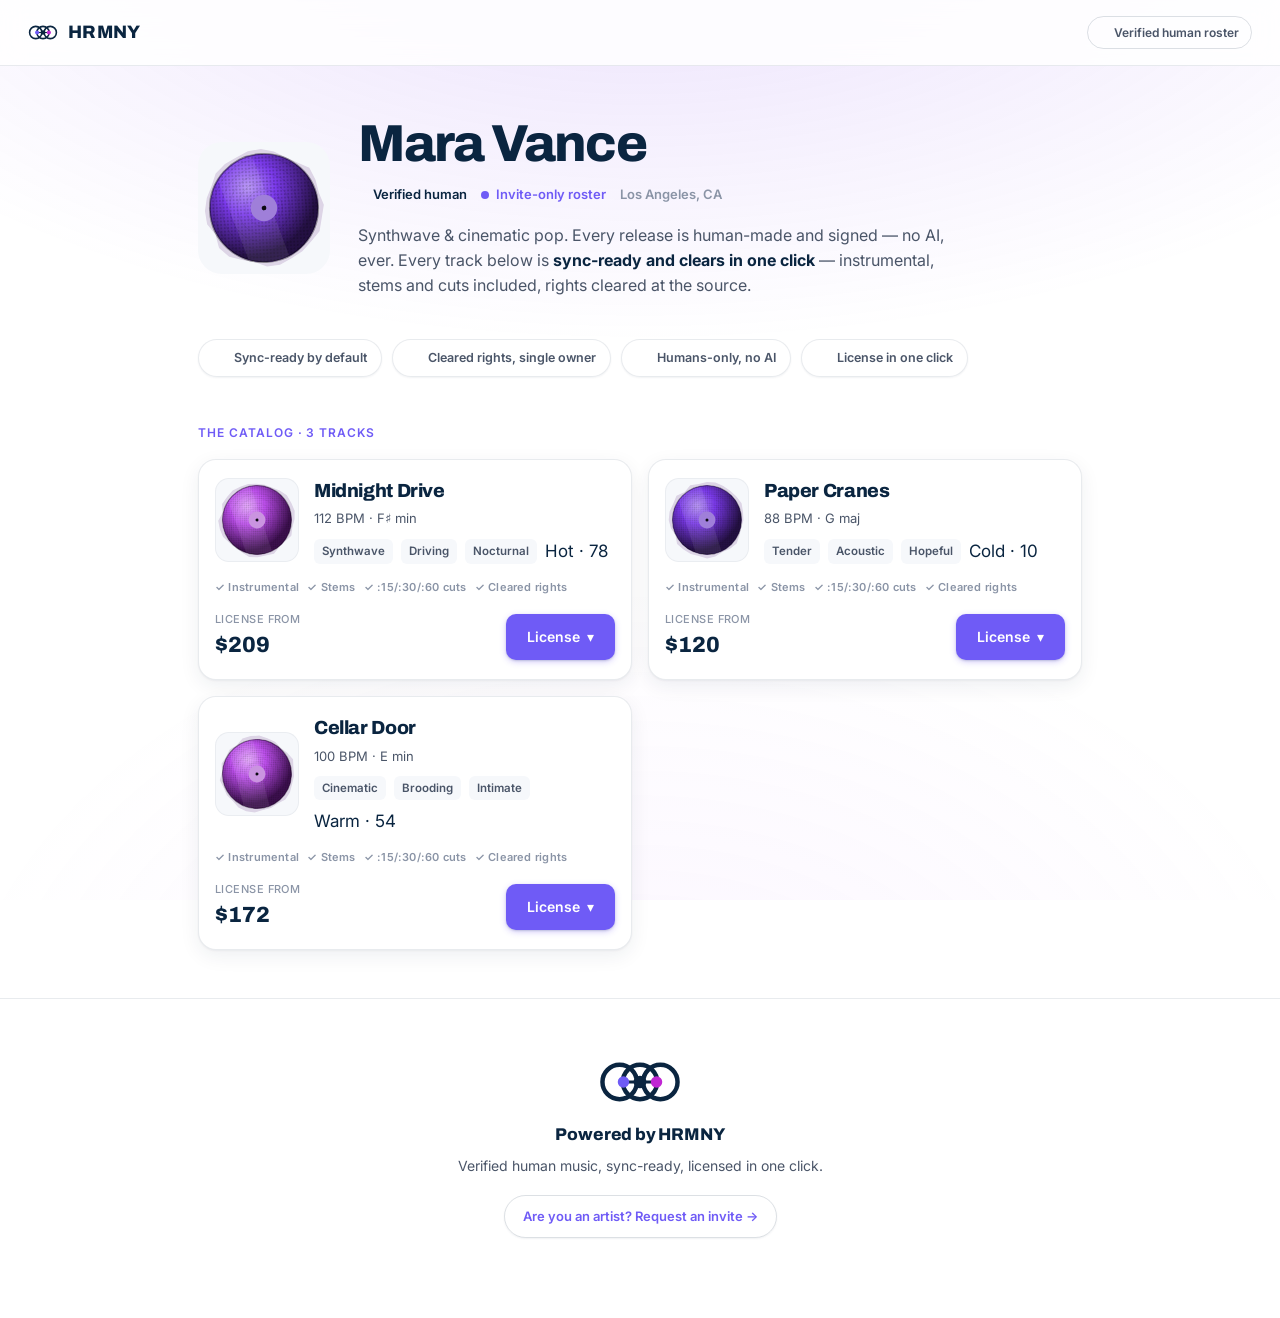
<file: mockup-portfolio.html>
<!DOCTYPE html>
<html lang="en">
<head>
<meta charset="utf-8" />
<meta name="viewport" content="width=device-width, initial-scale=1" />
<title>Mara Vance · HRMNY</title>
<meta name="description" content="Mara Vance on HRMNY — a sync-ready catalog of verified-human music, cleared and licensable in one click." />
<link rel="preconnect" href="https://fonts.googleapis.com" />
<link rel="preconnect" href="https://fonts.gstatic.com" crossorigin />
<link href="https://fonts.googleapis.com/css2?family=Archivo:wght@500;600;700;800;900&family=Inter:wght@300;400;500;600&display=swap" rel="stylesheet" />
<style>
/* HRMNY — shared design system (CSS-only interactions, no JS required)
   Brand: electric violet + orchid/magenta on black, heavy Archivo display.
   "human" = violet (value rising, proof); "ai" = muted violet-grey (commodity).
   All toggles/tabs/flips run on hidden checkbox/radio inputs + :has(), so they
   work in any viewer that renders CSS — even a phone preview that blocks scripts. */

:root {
  --bg:        #ffffff;
  --bg-2:      #f6f8fb;
  --bg-3:      #eef1f6;
  --panel:     #ffffff;
  --ink:       #0a2540;
  --ink-dim:   #4a5568;
  --ink-faint: #8a94a6;
  --line:      rgba(10,37,64,0.09);
  --line-2:    rgba(10,37,64,0.14);
  --human:     #6f5bf6;  /* electric violet — brand primary, value rising, proof */
  --human-2:   #8b76ff;
  --ai:        #7a8699;  /* muted violet-grey — commodity, collapsing */
  --good:      #12a368;
  --bad:       #e0457b;
  --chain:     #c026d3;  /* orchid/magenta — brand secondary, on-chain */

  --serif: "Fraunces", "Newsreader", Georgia, "Times New Roman", serif;
  --sans:  "Inter", system-ui, -apple-system, "Segoe UI", Roboto, sans-serif;
  --display: "Archivo", "Inter", system-ui, sans-serif;
  --mono:  ui-monospace, "SF Mono", "JetBrains Mono", Menlo, Consolas, monospace;

  --sh-sm: 0 1px 2px rgba(10,37,64,.06);
  --sh: 0 1px 2px rgba(10,37,64,.05), 0 6px 20px rgba(10,37,64,.07);
  --sh-btn: 0 1px 2px rgba(10,37,64,.16), 0 2px 6px rgba(111,91,246,.30);
  --maxw: 1080px;
  --ease: cubic-bezier(.22,.61,.36,1);
}

* { box-sizing: border-box; }
html { scroll-behavior: smooth; }

body {
  margin: 0; background: var(--bg); color: var(--ink);
  font-family: var(--sans); font-size: 17px; line-height: 1.6;
  -webkit-font-smoothing: antialiased; text-rendering: optimizeLegibility; overflow-x: hidden;
}
body::before {
  content: ""; position: fixed; inset: 0; pointer-events: none; z-index: 0;
  background:
    radial-gradient(120% 80% at 50% -10%, rgba(124,58,237,0.16), transparent 60%),
    radial-gradient(100% 100% at 50% 120%, rgba(199,125,255,0.08), transparent 55%);
}
a { color: inherit; }
.wrap { max-width: var(--maxw); margin: 0 auto; padding: 0 28px; position: relative; z-index: 1; }

/* visually-hidden form inputs that drive CSS-only interactions */
.vh { position: absolute; width: 1px; height: 1px; padding: 0; margin: -1px; overflow: hidden;
      clip: rect(0 0 0 0); white-space: nowrap; border: 0; }

/* ——— Typographic primitives ——— */
.kicker { font-family: var(--mono); font-size: 12px; letter-spacing: 0.22em; text-transform: uppercase; color: var(--ink-faint); }
.kicker .dot { color: var(--human); }
h1, h2, h3 { font-family: var(--display); font-weight: 800; letter-spacing: -0.03em; line-height: 1.04; margin: 0; }
.display { font-size: clamp(42px, 7.5vw, 88px); line-height: 0.98; text-transform: uppercase; letter-spacing: -0.04em; }
.h-section { font-size: clamp(30px, 4.4vw, 50px); margin: 14px 0 18px; }
.lede { font-size: clamp(18px, 2.1vw, 22px); color: var(--ink-dim); max-width: 62ch; }
.lede.tight { max-width: 52ch; }
.mono { font-family: var(--mono); font-size: 13px; letter-spacing: 0.02em; }
.comment { font-family: var(--mono); font-size: 12.5px; color: var(--ink-faint); }
.comment::before { content: "// "; opacity: .6; }
.muted { color: var(--ink-dim); } .faint { color: var(--ink-faint); }
em { font-style: italic; color: var(--ink); }
strong { font-weight: 600; color: var(--ink); }
sup { font-family: var(--mono); font-size: 0.62em; color: var(--ink-faint); vertical-align: super; }

/* ——— Section scaffolding ——— */
section { padding: 96px 0; position: relative; }
section + section { border-top: 1px solid var(--line); }
.section-num { font-family: var(--display); font-size: clamp(54px, 9vw, 120px); color: rgba(10,37,64,0.06); line-height: 1; letter-spacing: -0.04em; }

/* reveal — progressive enhancement only; content visible by default */
.reveal { transition: opacity .9s var(--ease), transform .9s var(--ease); }
.js .reveal { opacity: 0; transform: translateY(26px); }
.js .reveal.in { opacity: 1; transform: none; }
.reveal.d1 { transition-delay: .08s; } .reveal.d2 { transition-delay: .16s; } .reveal.d3 { transition-delay: .24s; }
@media (prefers-reduced-motion: reduce) { .js .reveal { opacity: 1; transform: none; transition: none; } html { scroll-behavior: auto; } }

/* ——— Nav ——— */
.nav { position: sticky; top: 0; z-index: 20; display: flex; align-items: center; justify-content: space-between;
       padding: 16px 28px; background: rgba(255,255,255,0.82); backdrop-filter: blur(12px); border-bottom: 1px solid var(--line); }
.brand { display: flex; align-items: center; gap: 11px; font-family: var(--display); font-weight: 800; font-size: 19px; letter-spacing: 0.02em; text-transform: uppercase; }
.brand .logo-mark { width: 34px; height: 22px; flex: none; }
.brand b { font-weight: 800; }
/* three-interlocking-circles logo */
.logo-mark .ring { fill: none; stroke: currentColor; stroke-width: 7; }
.logo-mark .node-l { fill: var(--human); } .logo-mark .node-r { fill: var(--chain); } .logo-mark .node-c { fill: currentColor; }
.foot .logo-mark { width: 120px; height: 78px; color: var(--ink); margin: 0 auto 8px; display: block; }
.nav-links { display: flex; gap: 22px; font-family: var(--mono); font-size: 12px; letter-spacing: 0.14em; text-transform: uppercase; }
.nav-links a { color: var(--ink-faint); text-decoration: none; transition: color .25s; }
.nav-links a:hover, .nav-links a[aria-current="page"] { color: var(--ink); }

/* ——— Buttons ——— */
.btn { font-family: var(--sans); font-size: 14px; font-weight: 600; letter-spacing: 0; color: #fff;
       background: var(--human); border: 1px solid transparent; border-radius: 10px; padding: 12px 22px; cursor: pointer;
       transition: filter .2s var(--ease), transform .12s; display: inline-block; text-decoration: none; box-shadow: var(--sh-btn); }
.btn:hover { filter: brightness(1.06); } .btn:active { transform: translateY(1px); }
.hint { font-family: var(--mono); font-size: 11.5px; letter-spacing: 0.16em; text-transform: uppercase; color: var(--ink-faint); display: inline-flex; gap: 8px; align-items: center; }
.hint::before { content: ""; width: 7px; height: 7px; border-radius: 50%; background: var(--human); animation: pulse 1.8s infinite; }
@keyframes pulse { 0%,100% { opacity: .35; transform: scale(.8);} 50% { opacity: 1; transform: scale(1);} }

/* ——— Cards / grids ——— */
.card { background: var(--panel); border: 1px solid var(--line); border-radius: 12px; padding: 26px; }
.grid { display: grid; gap: 18px; }
.grid-3 { grid-template-columns: repeat(3, 1fr); } .grid-2 { grid-template-columns: repeat(2, 1fr); }
@media (max-width: 820px) { .grid-3, .grid-2 { grid-template-columns: 1fr; } section { padding: 70px 0; } .nav-links { display: none; } }
.pillar-tag { font-family: var(--mono); font-size: 12px; letter-spacing: 0.2em; text-transform: uppercase; color: var(--human); }

/* ——— Footer ——— */
.foot { text-align: center; padding: 80px 0 110px; border-top: 1px solid var(--line); }
.foot .big { font-family: var(--display); font-weight: 800; font-size: clamp(48px,9vw,110px); letter-spacing: -0.03em; text-transform: uppercase; }
.foot .sub { font-family: var(--mono); letter-spacing: 0.3em; text-transform: uppercase; color: var(--ink-faint); font-size: 12px; margin-top: 14px; }

/* ===================================================================
   THROUGH-LINE
   =================================================================== */
.pillars-row { display: grid; grid-template-columns: repeat(3,1fr); gap: 14px; margin-top: 38px; }
.pillar-chip { border: 1px solid var(--line-2); border-radius: 14px; padding: 22px 20px; transition: all .4s var(--ease); }
.pillar-chip .rn { font-family: var(--display); font-size: 30px; color: var(--human); }
.pillar-chip .nm { font-family: var(--mono); font-size: 12px; letter-spacing: 0.16em; text-transform: uppercase; margin-top: 8px; color: var(--ink-dim); }
.pillars-row:hover .pillar-chip { opacity: .42; transform: translateY(4px); }
.pillars-row .pillar-chip:hover { opacity: 1; transform: translateY(-6px); border-color: var(--human); box-shadow: 0 18px 50px -28px rgba(124,58,237,.5); }
@media (max-width: 820px){ .pillars-row { grid-template-columns: 1fr; } }

/* value migration — checkbox + :has() */
.valmig { display: grid; gap: 16px; margin-top: 30px; cursor: pointer; }
.val-bar { position: relative; border: 1px solid var(--line); border-radius: 14px; padding: 22px 24px; overflow: hidden; }
.val-bar .fill { position: absolute; inset: 0; transition: transform 1.1s var(--ease); transform-origin: left; }
.val-bar.human .fill { background: linear-gradient(90deg, rgba(124,58,237,.20), rgba(124,58,237,.04)); transform: scaleX(.34); }
.val-bar.ai .fill { background: linear-gradient(90deg, rgba(107,118,134,.22), rgba(107,118,134,.03)); transform: scaleX(.92); }
.valmig:has(.valmig-input:checked) .val-bar.human .fill { transform: scaleX(1); }
.valmig:has(.valmig-input:checked) .val-bar.ai .fill { transform: scaleX(.16); }
.val-bar .vb-inner { position: relative; z-index: 1; display: flex; justify-content: space-between; align-items: baseline; gap: 16px; }
.val-bar .lab { font-family: var(--mono); font-size: 12px; letter-spacing: 0.14em; text-transform: uppercase; }
.val-bar.human .lab { color: var(--human); } .val-bar.ai .lab { color: var(--ai); }
.val-bar .state { font-family: var(--mono); font-size: 11.5px; letter-spacing: 0.12em; text-transform: uppercase; color: var(--ink-faint); text-align: right; }
.valmig:has(.valmig-input:checked) .val-bar.human .state b { color: var(--human); }
.valmig:has(.valmig-input:checked) .val-bar.ai .state b { color: var(--ai); }

/* claim/proof flip — checkbox + :has() */
.flip-wrap { perspective: 1600px; margin-top: 30px; }
.flip { position: relative; min-height: 240px; transform-style: preserve-3d; transition: transform .85s var(--ease); cursor: pointer; display: block; }
.flip-wrap:has(.flip-input:checked) .flip { transform: rotateY(180deg); }
.flip .face { position: absolute; inset: 0; backface-visibility: hidden; border: 1px solid var(--line); border-radius: 18px; padding: 34px; display: flex; flex-direction: column; justify-content: center; }
.flip .front { background: var(--bg-2); }
.flip .back { transform: rotateY(180deg); background: #ffffff; border-color: rgba(111,91,246,.4); }
.face .ft { font-family: var(--mono); font-size: 12px; letter-spacing: 0.2em; text-transform: uppercase; color: var(--ink-faint); }
.face .big { font-family: var(--display); font-size: clamp(28px,4vw,42px); margin: 10px 0; }
.sticker { display: inline-block; align-self: flex-start; margin: 6px 0 12px; border: 1px dashed var(--line-2); border-radius: 8px; padding: 8px 14px; font-family: var(--mono); font-size: 13px; color: var(--ink-dim); transform: rotate(-3deg); }
.proof-list { list-style: none; padding: 0; margin: 12px 0 0; display: grid; gap: 10px; }
.proof-list li { display: flex; gap: 12px; align-items: flex-start; font-size: 15px; }
.proof-list .tick { color: var(--check); font-family: var(--mono); }

/* two views — checkbox + :has() */
.switch-row { display: flex; align-items: center; gap: 16px; margin: 26px 0; cursor: pointer; width: max-content; }
.toggle { position: relative; width: 64px; height: 32px; border-radius: 999px; border: 1px solid var(--line-2); background: var(--bg-3); transition: background .3s; flex: none; }
.toggle .knob { position: absolute; top: 3px; left: 3px; width: 24px; height: 24px; border-radius: 50%; background: var(--ink); transition: transform .3s var(--ease); }
.views-wrap:has(.views-input:checked) .toggle { background: rgba(199,125,255,.25); }
.views-wrap:has(.views-input:checked) .toggle .knob { transform: translateX(32px); background: var(--chain); }
.switch-lab { font-family: var(--mono); font-size: 12px; letter-spacing: 0.14em; text-transform: uppercase; color: var(--ink-faint); }
.views-wrap:not(:has(.views-input:checked)) .switch-lab.see { color: var(--ink); }
.views-wrap:has(.views-input:checked) .switch-lab.under { color: var(--ink); }
.view { transition: opacity .5s var(--ease); }
.views-wrap:not(:has(.views-input:checked)) .view.under { display: none; }
.views-wrap:has(.views-input:checked) .view.see { display: none; }

.receipt { border: 1px solid var(--line); border-radius: 16px; overflow: hidden; }
.receipt .rhead { background: var(--bg-3); padding: 16px 22px; display: flex; align-items: center; gap: 12px; border-bottom: 1px solid var(--line); }
.receipt .rhead .ok { width: 22px; height: 22px; border-radius: 50%; background: var(--check); color: #08210f; display: grid; place-items: center; font-size: 13px; font-weight: 700; }
.receipt .rhead .ttl { font-family: var(--mono); font-size: 12px; letter-spacing: 0.16em; text-transform: uppercase; color: var(--good); }
.receipt .rbody { padding: 22px; display: grid; gap: 14px; }
.rrow { display: grid; grid-template-columns: 130px 1fr; gap: 14px; align-items: baseline; }
.rrow .k { font-family: var(--mono); font-size: 11.5px; letter-spacing: 0.12em; text-transform: uppercase; color: var(--ink-faint); }
.rrow .v b { font-family: var(--display); font-size: 19px; }
.chainview { display: grid; gap: 14px; }
.chain-block { border: 1px solid var(--line); border-radius: 14px; padding: 20px; background: var(--bg-2); }
.chain-block .ch-lab { font-family: var(--mono); font-size: 11.5px; letter-spacing: 0.16em; text-transform: uppercase; }
.chain-block.on .ch-lab { color: var(--chain); } .chain-block.off .ch-lab { color: var(--human); }
.chain-block ul { margin: 12px 0 0; padding-left: 18px; color: var(--ink-dim); font-size: 15px; }
.hashline { font-family: var(--mono); font-size: 11.5px; color: var(--ink-faint); word-break: break-all; margin-top: 12px; }

/* pricing calculator — radio/checkbox driven (see _calc.css for state rules) */
.calc { display: grid; grid-template-columns: 1.15fr 1fr; gap: 20px; margin-top: 30px; }
@media (max-width: 820px){ .calc { grid-template-columns: 1fr; } }
.calc-controls { border: 1px solid var(--line); border-radius: 18px; padding: 26px; background: var(--bg-2); }
.calc-controls .track { font-family: var(--display); font-size: 22px; }
.calc-controls .base { font-family: var(--mono); font-size: 12px; letter-spacing: 0.14em; text-transform: uppercase; color: var(--ink-faint); margin-top: 4px; }
.ctl-group { margin-top: 24px; }
.ctl-group > .glab { font-family: var(--mono); font-size: 11.5px; letter-spacing: 0.16em; text-transform: uppercase; color: var(--ink-faint); margin-bottom: 12px; }
.scope-opts { display: grid; gap: 8px; }
.scope-opt { display: flex; justify-content: space-between; align-items: center; border: 1px solid var(--line-2); border-radius: 11px; padding: 13px 16px; cursor: pointer; transition: all .2s; }
.scope-opt:hover { border-color: var(--ink-dim); }
.scope-opt .mult { font-family: var(--mono); color: var(--ink-faint); }
#c-s-org:checked   ~ .ctl-group .scope-opt[for="c-s-org"],
#c-s-paid:checked  ~ .ctl-group .scope-opt[for="c-s-paid"],
#c-s-broad:checked ~ .ctl-group .scope-opt[for="c-s-broad"] { border-color: var(--human); background: rgba(124,58,237,.07); }
#c-s-org:checked   ~ .ctl-group .scope-opt[for="c-s-org"] .mult,
#c-s-paid:checked  ~ .ctl-group .scope-opt[for="c-s-paid"] .mult,
#c-s-broad:checked ~ .ctl-group .scope-opt[for="c-s-broad"] .mult { color: var(--human); }
.mom-opts { display: flex; gap: 7px; flex-wrap: wrap; }
.mom-opt { flex: 1; min-width: 60px; text-align: center; border: 1px solid var(--line-2); border-radius: 10px; padding: 11px 6px; cursor: pointer; transition: all .2s; font-family: var(--mono); font-size: 11px; letter-spacing: 0.08em; text-transform: uppercase; color: var(--ink-dim); }
.mom-opt:hover { border-color: var(--ink-dim); color: var(--ink); }
#c-m-cold:checked ~ .ctl-group .mom-opt[for="c-m-cold"],
#c-m-cool:checked ~ .ctl-group .mom-opt[for="c-m-cool"],
#c-m-warm:checked ~ .ctl-group .mom-opt[for="c-m-warm"],
#c-m-hot:checked  ~ .ctl-group .mom-opt[for="c-m-hot"],
#c-m-fire:checked ~ .ctl-group .mom-opt[for="c-m-fire"] { border-color: var(--human); background: rgba(124,58,237,.10); color: var(--human); }
.excl { display: flex; align-items: center; justify-content: space-between; gap: 14px; cursor: pointer; }
.excl .ex-copy { font-size: 13.5px; color: var(--ink-dim); max-width: 38ch; margin: 6px 0 0; }
.excl-box { position: relative; width: 64px; height: 32px; border-radius: 999px; border: 1px solid var(--line-2); background: var(--bg-3); transition: background .3s; flex: none; }
.excl-knob { position: absolute; top: 3px; left: 3px; width: 24px; height: 24px; border-radius: 50%; background: var(--ink); transition: transform .3s var(--ease); }
.calc:has(#c-excl:checked) .excl-box { background: rgba(124,58,237,.30); }
.calc:has(#c-excl:checked) .excl-knob { transform: translateX(32px); background: var(--human); }
.calc-out { border: 1px solid var(--line); border-radius: 18px; padding: 26px; background: var(--bg-2); }
.out { display: none; }
.out-row { display: flex; justify-content: space-between; align-items: baseline; padding: 14px 0; border-bottom: 1px solid var(--line); }
.out-row .k { color: var(--ink-dim); font-size: 14.5px; }
.out-row .v { font-family: var(--display); font-size: 26px; }
.out-row.artist .v { color: var(--human); }
.out-row.total { border-bottom: none; padding-top: 18px; }
.out-row.total .k { color: var(--ink); font-weight: 600; }
.out-row.total .v { font-size: 38px; }
.proj { margin-top: 16px; font-size: 13.5px; color: var(--ink-dim); border-top: 1px dashed var(--line-2); padding-top: 16px; }
.proj b { color: var(--human); font-family: var(--display); font-size: 17px; }

/* interlock — radio + :has() */
.interlock { display: grid; grid-template-columns: repeat(3,1fr); gap: 16px; margin-top: 30px; }
@media (max-width: 820px){ .interlock { grid-template-columns: 1fr; } }
.lock { border: 1px solid var(--line-2); border-radius: 16px; padding: 24px; cursor: pointer; transition: all .35s var(--ease); display: block; }
.lock .ln { font-family: var(--mono); font-size: 11px; letter-spacing: 0.18em; text-transform: uppercase; color: var(--ink-faint); }
.lock h3 { font-size: 24px; margin: 10px 0 8px; }
.lock .role { color: var(--ink-dim); font-size: 14.5px; }
.interlock-wrap:has(.lk:checked) .lock { opacity: .4; }
#lk-worth:checked ~ .interlock .lock[for="lk-worth"],
#lk-proof:checked ~ .interlock .lock[for="lk-proof"],
#lk-flow:checked  ~ .interlock .lock[for="lk-flow"] { opacity: 1; border-color: var(--human); background: rgba(124,58,237,.06); box-shadow: 0 20px 60px -34px rgba(124,58,237,.6); }
.interlock-note { margin-top: 18px; min-height: 24px; font-size: 15px; color: var(--ink-dim); }
.interlock-note b { color: var(--human); }
.interlock-note .note { display: none; } .interlock-note .note-default { display: block; }
.interlock-wrap:has(.lk:checked) .note-default { display: none; }
#lk-worth:checked ~ .interlock-note .n-worth,
#lk-proof:checked ~ .interlock-note .n-proof,
#lk-flow:checked  ~ .interlock-note .n-flow { display: block; }

/* the gate */
.gate-list { counter-reset: g; list-style: none; padding: 0; margin: 24px 0 0; display: grid; gap: 12px; }
.gate-list li { counter-increment: g; display: flex; gap: 16px; align-items: baseline; border: 1px solid var(--line); border-radius: 12px; padding: 16px 20px; }
.gate-list li::before { content: counter(g); font-family: var(--display); font-size: 22px; color: var(--human); min-width: 24px; }

/* ===================================================================
   PLAN BRIEF — stats, diffs, diagrams, build table, phases, choice, SWOT
   =================================================================== */
.stats { display: grid; grid-template-columns: repeat(3,1fr); gap: 16px; margin-top: 34px; }
@media (max-width: 820px){ .stats { grid-template-columns: 1fr; } }
.stat { border: 1px solid var(--line); border-radius: 12px; padding: 26px; }
.stat .num { font-family: var(--display); font-size: clamp(38px,5.5vw,58px); color: var(--human); line-height: 1; letter-spacing: -0.03em; }
.stat .cap { color: var(--ink-dim); font-size: 14.5px; margin-top: 12px; }
.stat .src { font-family: var(--mono); font-size: 10.5px; color: var(--ink-faint); margin-top: 8px; }

.diffs { display: grid; grid-template-columns: repeat(3,1fr); gap: 16px; margin-top: 28px; }
@media (max-width: 820px){ .diffs { grid-template-columns: 1fr; } }
.diff { border: 1px solid var(--line); border-radius: 14px; padding: 22px; }
.diff .n { font-family: var(--display); font-size: 24px; color: var(--human); }
.diff p { margin: 10px 0 0; color: var(--ink-dim); font-size: 15px; }

/* —— DIAGRAM: figure scaffold —— */
.figure { border: 1px solid var(--line); border-radius: 18px; padding: 28px; background: var(--bg-2); margin-top: 28px; }
.figure .fig-cap { font-family: var(--mono); font-size: 11.5px; letter-spacing: 0.14em; text-transform: uppercase; color: var(--ink-faint); margin-bottom: 20px; display: flex; justify-content: space-between; gap: 12px; flex-wrap: wrap; }
.figure .fig-note { font-size: 13.5px; color: var(--ink-dim); margin-top: 20px; }
.figure .fig-note b { color: var(--ink); }

/* —— DIAGRAM: horizontal compare bars (AI uploads vs streams etc.) —— */
.cbars { display: grid; gap: 18px; }
.cbar .cb-top { display: flex; justify-content: space-between; align-items: baseline; margin-bottom: 8px; }
.cbar .cb-lab { font-size: 14.5px; color: var(--ink); }
.cbar .cb-val { font-family: var(--display); font-size: 22px; }
.cbar .cb-track { height: 14px; border-radius: 8px; background: var(--bg-3); overflow: hidden; border: 1px solid var(--line); }
.cbar .cb-fill { height: 100%; border-radius: 8px; transform-origin: left; }
.cbar.ai  .cb-fill { background: linear-gradient(90deg, var(--ai), #4a5360); }
.cbar.ai  .cb-val { color: var(--ai); }
.cbar.human .cb-fill { background: linear-gradient(90deg, var(--human), var(--chain)); }
.cbar.human .cb-val { color: var(--human); }

/* —— DIAGRAM: 2D competitive positioning map —— */
.posmap { position: relative; height: 420px; border: 1px solid var(--line); border-radius: 14px; background:
  linear-gradient(0deg, rgba(10,37,64,0.025), rgba(10,37,64,0.025)); margin-top: 6px; overflow: hidden; }
.posmap .axis { position: absolute; background: var(--line-2); }
.posmap .axis.x { left: 8%; right: 8%; top: 50%; height: 1px; }
.posmap .axis.y { top: 8%; bottom: 8%; left: 50%; width: 1px; }
.posmap .axlab { position: absolute; font-family: var(--mono); font-size: 10.5px; letter-spacing: 0.12em; text-transform: uppercase; color: var(--ink-faint); }
.posmap .axlab.left { left: 12px; top: 50%; transform: translateY(-50%); }
.posmap .axlab.right { right: 12px; top: 50%; transform: translateY(-50%); }
.posmap .axlab.top { top: 10px; left: 50%; transform: translateX(-50%); }
.posmap .axlab.bottom { bottom: 10px; left: 50%; transform: translateX(-50%); }
.dot { position: absolute; transform: translate(-50%,-50%); display: flex; flex-direction: column; align-items: center; gap: 5px; }
.dot .pt { width: 13px; height: 13px; border-radius: 50%; background: var(--ai); border: 2px solid var(--bg); box-shadow: 0 0 0 1px var(--line-2); }
.dot .dl { font-family: var(--mono); font-size: 10.5px; color: var(--ink-dim); white-space: nowrap; }
.dot.human .pt { background: var(--human); }
.dot.hrmny .pt { width: 17px; height: 17px; background: var(--human); box-shadow: 0 0 0 4px rgba(124,58,237,.25); }
.dot.hrmny .dl { color: var(--human); font-weight: 600; }
@media (max-width: 720px){ .posmap { height: 360px; } .dot .dl { font-size: 9px; } }

/* —— build table with CSS-only filter (radio + :has) —— */
.filter-tabs { display: flex; gap: 8px; margin: 26px 0 18px; flex-wrap: wrap; }
.ftab { font-family: var(--mono); font-size: 11.5px; letter-spacing: 0.14em; text-transform: uppercase; border: 1px solid var(--line-2); background: transparent; color: var(--ink-dim); padding: 9px 16px; border-radius: 999px; cursor: pointer; transition: all .2s; display: inline-block; }
.ftab:hover { color: var(--ink); }
#f-all:checked   ~ .filter-tabs .ftab[for="f-all"],
#f-buy:checked   ~ .filter-tabs .ftab[for="f-buy"],
#f-boost:checked ~ .filter-tabs .ftab[for="f-boost"],
#f-build:checked ~ .filter-tabs .ftab[for="f-build"] { background: var(--ink); color: var(--bg); border-color: var(--ink); }
.build-table { display: grid; gap: 8px; }
.brow { display: grid; grid-template-columns: 1.1fr 1.3fr auto; gap: 16px; align-items: center; border: 1px solid var(--line); border-radius: 12px; padding: 16px 20px; transition: opacity .35s var(--ease); }
.brow .what { font-weight: 500; }
.brow .how { color: var(--ink-dim); font-size: 14.5px; }
.chip { font-family: var(--mono); font-size: 10.5px; letter-spacing: 0.14em; text-transform: uppercase; padding: 5px 11px; border-radius: 999px; white-space: nowrap; border: 1px solid; }
.chip.buy { color: var(--ai); border-color: rgba(107,118,134,.5); }
.chip.boost { color: var(--human); border-color: rgba(124,58,237,.5); }
.chip.build { color: var(--good); border-color: rgba(18,163,104,.35); }
#f-buy:checked   ~ .build-table .brow:not([data-cat="buy"]),
#f-boost:checked ~ .build-table .brow:not([data-cat="boost"]),
#f-build:checked ~ .build-table .brow:not([data-cat="build"]) { display: none; }
@media (max-width: 720px){ .brow { grid-template-columns: 1fr; gap: 6px; } }

/* —— phases stepper (radio + :has) —— */
.phases { margin-top: 28px; }
.phase-tabs { display: flex; gap: 8px; flex-wrap: wrap; margin-bottom: 16px; }
.ptab { font-family: var(--mono); font-size: 12px; letter-spacing: 0.1em; text-transform: uppercase; border: 1px solid var(--line-2); background: transparent; color: var(--ink-dim); padding: 12px 18px; border-radius: 11px; cursor: pointer; transition: all .2s; text-align: left; display: inline-block; }
.ptab .pn { color: var(--ink-faint); font-size: 10.5px; display: block; }
#p-0:checked ~ .phases .phase-tabs .ptab[for="p-0"],
#p-1:checked ~ .phases .phase-tabs .ptab[for="p-1"],
#p-2:checked ~ .phases .phase-tabs .ptab[for="p-2"],
#p-3:checked ~ .phases .phase-tabs .ptab[for="p-3"] { border-color: var(--human); background: rgba(124,58,237,.07); color: var(--ink); }
#p-0:checked ~ .phases .phase-tabs .ptab[for="p-0"] .pn,
#p-1:checked ~ .phases .phase-tabs .ptab[for="p-1"] .pn,
#p-2:checked ~ .phases .phase-tabs .ptab[for="p-2"] .pn,
#p-3:checked ~ .phases .phase-tabs .ptab[for="p-3"] .pn { color: var(--human); }
.phase-body { border: 1px solid var(--line); border-radius: 16px; padding: 28px; background: var(--bg-2); min-height: 150px; }
.phase-panel { display: none; }
.phase-panel h3 { font-size: 26px; margin-bottom: 12px; }
.phase-panel p { color: var(--ink-dim); margin: 0; }
#p-0:checked ~ .phases .phase-body .pp-0,
#p-1:checked ~ .phases .phase-body .pp-1,
#p-2:checked ~ .phases .phase-body .pp-2,
#p-3:checked ~ .phases .phase-body .pp-3 { display: block; }

/* —— chain choice (radio + :has) —— */
.choice { display: grid; grid-template-columns: 1fr 1fr; gap: 16px; margin-top: 28px; }
@media (max-width: 820px){ .choice { grid-template-columns: 1fr; } }
.opt { border: 1px solid var(--line-2); border-radius: 16px; padding: 26px; cursor: pointer; transition: all .35s var(--ease); display: block; }
.opt .ot { font-family: var(--mono); font-size: 11.5px; letter-spacing: 0.16em; text-transform: uppercase; color: var(--ink-faint); }
.opt h3 { font-size: 26px; margin: 8px 0 12px; }
.opt p { color: var(--ink-dim); font-size: 15px; margin: 0; }
.choice-wrap:has(.opt-input:checked) .opt { opacity: .42; }
#opt-first:checked ~ .choice .opt[for="opt-first"] { opacity: 1; border-color: var(--bad); background: rgba(224,69,123,.07); }
#opt-last:checked  ~ .choice .opt[for="opt-last"]  { opacity: 1; border-color: var(--good); background: rgba(18,163,104,.08); box-shadow: 0 20px 60px -34px rgba(18,163,104,.35); }
.verdict { margin-top: 18px; font-size: 16px; color: var(--ink-dim); min-height: 24px; }
.verdict b { color: var(--good); }
.verdict .v { display: none; } .verdict .v-default { display: block; }
.choice-wrap:has(.opt-input:checked) .v-default { display: none; }
#opt-first:checked ~ .verdict .v-first, #opt-last:checked ~ .verdict .v-last { display: block; }

/* —— SWOT 2x2 (radio tabs + :has) —— */
.swot { margin-top: 28px; }
.swot-tabs { display: flex; gap: 8px; flex-wrap: wrap; margin-bottom: 16px; }
.stab { font-family: var(--mono); font-size: 11.5px; letter-spacing: 0.12em; text-transform: uppercase; border: 1px solid var(--line-2); background: transparent; padding: 10px 16px; border-radius: 999px; cursor: pointer; transition: all .2s; color: var(--ink-dim); display: inline-block; }
.stab:hover { color: var(--ink); }
.swot-grid { display: grid; grid-template-columns: 1fr 1fr; gap: 14px; }
@media (max-width: 720px){ .swot-grid { grid-template-columns: 1fr; } }
.quad { border: 1px solid var(--line); border-radius: 16px; padding: 22px; transition: all .3s var(--ease); }
.quad .qh { font-family: var(--mono); font-size: 11.5px; letter-spacing: 0.16em; text-transform: uppercase; margin-bottom: 14px; display: flex; align-items: center; gap: 10px; }
.quad .qh::before { content: ""; width: 9px; height: 9px; border-radius: 2px; }
.quad.s .qh { color: var(--good); } .quad.s .qh::before { background: var(--good); }
.quad.w .qh { color: var(--bad); }  .quad.w .qh::before { background: var(--bad); }
.quad.o .qh { color: var(--human); }.quad.o .qh::before { background: var(--human); }
.quad.t .qh { color: var(--chain); }.quad.t .qh::before { background: var(--chain); }
.quad ul { list-style: none; margin: 0; padding: 0; display: grid; gap: 12px; }
.quad li { font-size: 14px; color: var(--ink-dim); line-height: 1.5; padding-left: 16px; position: relative; }
.quad li::before { content: "—"; position: absolute; left: 0; color: var(--ink-faint); }
.quad li b { color: var(--ink); font-weight: 600; }
.quad li sup a { color: var(--chain); text-decoration: none; }
/* tab focus: dim the others */
.swot-wrap:has(.swot-input:checked) .quad { opacity: .3; filter: saturate(.4); }
#sw-s:checked ~ .swot .swot-grid .quad.s,
#sw-w:checked ~ .swot .swot-grid .quad.w,
#sw-o:checked ~ .swot .swot-grid .quad.o,
#sw-t:checked ~ .swot .swot-grid .quad.t,
#sw-all:checked ~ .swot .swot-grid .quad { opacity: 1; filter: none; }
#sw-s:checked ~ .swot .swot-tabs .stab[for="sw-s"],
#sw-w:checked ~ .swot .swot-tabs .stab[for="sw-w"],
#sw-o:checked ~ .swot .swot-tabs .stab[for="sw-o"],
#sw-t:checked ~ .swot .swot-tabs .stab[for="sw-t"],
#sw-all:checked ~ .swot .swot-tabs .stab[for="sw-all"] { background: var(--ink); color: var(--bg); border-color: var(--ink); }

/* —— sources —— */
.sources { list-style: none; counter-reset: s; padding: 0; margin: 24px 0 0; display: grid; gap: 10px; }
.sources li { counter-increment: s; display: grid; grid-template-columns: 28px 1fr; gap: 14px; font-size: 14px; color: var(--ink-dim); padding: 12px 0; border-bottom: 1px solid var(--line); }
.sources li::before { content: counter(s); font-family: var(--mono); color: var(--human); font-size: 13px; }
.sources a { color: var(--chain); text-decoration: none; word-break: break-word; }
.sources a:hover { text-decoration: underline; }
.sources .date { color: var(--ink-faint); font-family: var(--mono); font-size: 11.5px; }

.product-cards { display: grid; grid-template-columns: repeat(3,1fr); gap: 16px; margin-top: 28px; }
@media (max-width: 820px){ .product-cards { grid-template-columns: 1fr; } }
.pcard { border: 1px solid var(--line); border-radius: 14px; padding: 24px; }
.pcard .pi { font-family: var(--display); font-size: 30px; color: var(--human); }
.pcard h3 { font-size: 20px; margin: 12px 0 8px; }
.pcard p { color: var(--ink-dim); font-size: 14.5px; margin: 0; }
.calc:has(#c-s-org:checked):has(#c-m-cold:checked):not(:has(#c-excl:checked)) .o-org-cold-no{display:block}
.calc:has(#c-s-org:checked):has(#c-m-cold:checked):has(#c-excl:checked) .o-org-cold-ex{display:block}
.calc:has(#c-s-org:checked):has(#c-m-cool:checked):not(:has(#c-excl:checked)) .o-org-cool-no{display:block}
.calc:has(#c-s-org:checked):has(#c-m-cool:checked):has(#c-excl:checked) .o-org-cool-ex{display:block}
.calc:has(#c-s-org:checked):has(#c-m-warm:checked):not(:has(#c-excl:checked)) .o-org-warm-no{display:block}
.calc:has(#c-s-org:checked):has(#c-m-warm:checked):has(#c-excl:checked) .o-org-warm-ex{display:block}
.calc:has(#c-s-org:checked):has(#c-m-hot:checked):not(:has(#c-excl:checked)) .o-org-hot-no{display:block}
.calc:has(#c-s-org:checked):has(#c-m-hot:checked):has(#c-excl:checked) .o-org-hot-ex{display:block}
.calc:has(#c-s-org:checked):has(#c-m-fire:checked):not(:has(#c-excl:checked)) .o-org-fire-no{display:block}
.calc:has(#c-s-org:checked):has(#c-m-fire:checked):has(#c-excl:checked) .o-org-fire-ex{display:block}
.calc:has(#c-s-paid:checked):has(#c-m-cold:checked):not(:has(#c-excl:checked)) .o-paid-cold-no{display:block}
.calc:has(#c-s-paid:checked):has(#c-m-cold:checked):has(#c-excl:checked) .o-paid-cold-ex{display:block}
.calc:has(#c-s-paid:checked):has(#c-m-cool:checked):not(:has(#c-excl:checked)) .o-paid-cool-no{display:block}
.calc:has(#c-s-paid:checked):has(#c-m-cool:checked):has(#c-excl:checked) .o-paid-cool-ex{display:block}
.calc:has(#c-s-paid:checked):has(#c-m-warm:checked):not(:has(#c-excl:checked)) .o-paid-warm-no{display:block}
.calc:has(#c-s-paid:checked):has(#c-m-warm:checked):has(#c-excl:checked) .o-paid-warm-ex{display:block}
.calc:has(#c-s-paid:checked):has(#c-m-hot:checked):not(:has(#c-excl:checked)) .o-paid-hot-no{display:block}
.calc:has(#c-s-paid:checked):has(#c-m-hot:checked):has(#c-excl:checked) .o-paid-hot-ex{display:block}
.calc:has(#c-s-paid:checked):has(#c-m-fire:checked):not(:has(#c-excl:checked)) .o-paid-fire-no{display:block}
.calc:has(#c-s-paid:checked):has(#c-m-fire:checked):has(#c-excl:checked) .o-paid-fire-ex{display:block}
.calc:has(#c-s-broad:checked):has(#c-m-cold:checked):not(:has(#c-excl:checked)) .o-broad-cold-no{display:block}
.calc:has(#c-s-broad:checked):has(#c-m-cold:checked):has(#c-excl:checked) .o-broad-cold-ex{display:block}
.calc:has(#c-s-broad:checked):has(#c-m-cool:checked):not(:has(#c-excl:checked)) .o-broad-cool-no{display:block}
.calc:has(#c-s-broad:checked):has(#c-m-cool:checked):has(#c-excl:checked) .o-broad-cool-ex{display:block}
.calc:has(#c-s-broad:checked):has(#c-m-warm:checked):not(:has(#c-excl:checked)) .o-broad-warm-no{display:block}
.calc:has(#c-s-broad:checked):has(#c-m-warm:checked):has(#c-excl:checked) .o-broad-warm-ex{display:block}
.calc:has(#c-s-broad:checked):has(#c-m-hot:checked):not(:has(#c-excl:checked)) .o-broad-hot-no{display:block}
.calc:has(#c-s-broad:checked):has(#c-m-hot:checked):has(#c-excl:checked) .o-broad-hot-ex{display:block}
.calc:has(#c-s-broad:checked):has(#c-m-fire:checked):not(:has(#c-excl:checked)) .o-broad-fire-no{display:block}
.calc:has(#c-s-broad:checked):has(#c-m-fire:checked):has(#c-excl:checked) .o-broad-fire-ex{display:block}


/* ===================================================================
   LIGHT STRIPE POLISH — soft shadows, white surfaces, cleaner labels
   =================================================================== */
.nav { box-shadow: 0 1px 0 rgba(10,37,64,.05); }
.card, .pillar-chip, .val-bar, .flip .face, .receipt, .chain-block,
.calc-controls, .calc-out, .stat, .diff, .figure, .lock, .phase-body,
.opt, .quad, .pcard, .gate-list li, .brow, .scope-opt, .mom-opt, .posmap { box-shadow: var(--sh); }
.ftab, .stab, .ptab, .chip, .toggle, .excl-box { box-shadow: var(--sh-sm); }
/* sans, lighter labels (Stripe voice) — keep mono only for code/hashes */
.kicker, .nav-links, .pillar-tag, .foot .sub, .hint, .stat .src,
.val-bar .lab, .val-bar .state, .ch-lab, .glab, .base, .calc-controls .track,
.lock .ln, .opt .ot, .quad .qh, .fig-cap, .ftab, .stab, .ptab, .filter-tabs .ftab,
.face .ft, .switch-lab, .rrow .k, .pillar-chip .nm { font-family: var(--sans); }
.kicker, .pillar-tag { font-weight: 600; letter-spacing: 0.12em; }
/* selected-card colored glows are heavy on white — soften */
.pillars-row .pillar-chip:hover { box-shadow: 0 12px 30px -18px rgba(111,91,246,.45); }

</style>
<style>
/* HRMNY — the artist's PUBLIC portfolio page (e.g. hrmny.co/mara).
   This is what a brand or sync supervisor sees when an artist shares their link:
   a beautiful, sync-ready catalog where every track clears in one click. Light /
   Stripe-clean, responsive, works without JavaScript (CSS-only license expanders).
   Reuses the design tokens from styles.css (now light). */

.pf-page { position: relative; z-index: 1; }

/* slim top bar */
.pf-bar { display: flex; align-items: center; justify-content: space-between;
  padding: 16px 28px; border-bottom: 1px solid var(--line); position: sticky; top: 0;
  background: rgba(255,255,255,.85); backdrop-filter: blur(12px); z-index: 20; }
.pf-bar .brand { display: flex; align-items: center; gap: 10px; font-family: var(--display); font-weight: 800; font-size: 18px; letter-spacing: .02em; text-transform: uppercase; color: var(--ink); }
.pf-bar .brand .logo-mark { width: 30px; height: 19px; }
.pf-bar .pf-trust { display: inline-flex; align-items: center; gap: 7px; font-family: var(--sans); font-weight: 600; font-size: 12px; color: var(--ink-dim); border: 1px solid var(--line-2); border-radius: 999px; padding: 6px 12px; }
.pf-bar .pf-trust .vdot { width: 7px; height: 7px; border-radius: 50%; background: var(--check); }

.pf-wrap { max-width: 940px; margin: 0 auto; padding: 0 28px; }

/* hero / artist header */
.pf-hero { display: grid; grid-template-columns: 132px 1fr; gap: 28px; align-items: center; padding: 52px 0 36px; }
.pf-avatar { width: 132px; height: 132px; border-radius: 24px; overflow: hidden; background: var(--bg-2); box-shadow: var(--sh-md), inset 0 0 0 1px rgba(10,37,64,.05); }
.pf-avatar .cover { width: 100%; height: 100%; display: block; }
.pf-id .pf-name { font-family: var(--display); font-weight: 800; font-size: clamp(34px, 6vw, 52px); letter-spacing: -0.035em; line-height: 1; color: var(--ink); }
.pf-badges { display: flex; align-items: center; gap: 14px; flex-wrap: wrap; margin-top: 14px; }
.pf-badge { display: inline-flex; align-items: center; gap: 7px; font-family: var(--sans); font-weight: 600; font-size: 13px; color: var(--ink-dim); }
.pf-badge .vdot { width: 8px; height: 8px; border-radius: 50%; }
.pf-badge.verified { color: var(--check); } .pf-badge.verified .vdot { background: var(--check); }
.pf-badge.roster { color: var(--human); } .pf-badge.roster .vdot { background: var(--human); }
.pf-badge.loc { color: var(--ink-faint); }
.pf-bio { color: var(--ink-dim); font-size: 16px; line-height: 1.55; margin: 18px 0 0; max-width: 60ch; }

/* "every track includes" trust strip */
.pf-includes { display: flex; flex-wrap: wrap; gap: 10px; padding: 0 0 6px; margin: 6px 0 4px; }
.pf-chip { display: inline-flex; align-items: center; gap: 7px; font-family: var(--sans); font-weight: 600; font-size: 12.5px; color: var(--ink-dim);
  background: #fff; border: 1px solid var(--line); border-radius: 999px; padding: 8px 14px; box-shadow: var(--sh-sm); }
.pf-chip svg { width: 14px; height: 14px; stroke: var(--check); fill: none; stroke-width: 2.4; }

.pf-secttl { font-family: var(--sans); font-weight: 600; font-size: 12px; letter-spacing: .08em; text-transform: uppercase; color: var(--human); margin: 40px 0 16px; }

/* catalog grid */
.pf-grid { display: grid; grid-template-columns: 1fr 1fr; gap: 16px; }
.pf-card { background: #fff; border: 1px solid var(--line); border-radius: 18px; padding: 16px; box-shadow: var(--sh); transition: box-shadow .2s, transform .12s; }
.pf-card:hover { box-shadow: var(--sh-md); transform: translateY(-2px); }
.pf-top { display: grid; grid-template-columns: 84px 1fr; gap: 15px; align-items: center; }
.pf-cover { width: 84px; height: 84px; border-radius: 14px; overflow: hidden; background: var(--bg-2); box-shadow: inset 0 0 0 1px rgba(10,37,64,.05); }
.pf-cover .cover { width: 100%; height: 100%; display: block; }
.pf-tt { font-family: var(--display); font-weight: 800; font-size: 19px; letter-spacing: -0.02em; color: var(--ink); }
.pf-sub { color: var(--ink-dim); font-size: 13px; margin-top: 2px; }
.pf-mtags { display: flex; gap: 8px; align-items: center; flex-wrap: wrap; margin-top: 9px; }
.pf-tag { font-family: var(--sans); font-weight: 600; font-size: 11.5px; color: var(--ink-dim); background: var(--bg-2); border-radius: 6px; padding: 3px 8px; }
.pf-incl { display: flex; gap: 8px; flex-wrap: wrap; margin: 14px 0 0; }
.pf-incl span { font-family: var(--sans); font-weight: 600; font-size: 11px; letter-spacing: .02em; color: var(--ink-faint); }
.pf-incl span::before { content: "✓ "; color: var(--check); }

.pf-row { display: flex; align-items: center; justify-content: space-between; margin-top: 14px; gap: 12px; }
.pf-from { font-family: var(--sans); }
.pf-from .l { font-size: 11px; font-weight: 500; text-transform: uppercase; letter-spacing: .04em; color: var(--ink-faint); display: block; }
.pf-from .v { font-family: var(--display); font-weight: 800; font-size: 22px; color: var(--ink); }
.pf-licbtn { font-family: var(--sans); font-weight: 600; font-size: 14px; color: #fff; background: var(--human); border: 1px solid transparent; border-radius: 10px; padding: 11px 20px; cursor: pointer; box-shadow: var(--sh-btn); transition: filter .15s; display: inline-flex; align-items: center; gap: 7px; }
.pf-licbtn:hover { filter: brightness(1.07); }
.pf-licbtn .chev { transition: transform .2s; }

/* CSS-only license expander */
.pf-licpanel { display: none; margin-top: 14px; border-top: 1px solid var(--line); padding-top: 14px; }
.pf-card:has(.pf-lic-input:checked) .pf-licpanel { display: block; }
.pf-card:has(.pf-lic-input:checked) .pf-licbtn .chev { transform: rotate(180deg); }
.pf-lictitle { font-family: var(--sans); font-weight: 600; font-size: 12px; letter-spacing: .04em; text-transform: uppercase; color: var(--ink-faint); margin-bottom: 10px; }
.pf-licrow { display: flex; align-items: center; justify-content: space-between; gap: 12px; padding: 11px 13px; border: 1px solid var(--line-2); border-radius: 11px; margin-bottom: 8px; transition: border-color .15s; }
.pf-licrow:hover { border-color: var(--human); }
.pf-licrow .sc { font-size: 13.5px; font-weight: 500; color: var(--ink); }
.pf-licrow .sc small { display: block; color: var(--ink-faint); font-size: 11.5px; font-weight: 400; }
.pf-licrow .pr { display: flex; align-items: center; gap: 12px; }
.pf-licrow .pr b { font-family: var(--display); font-weight: 700; font-size: 16px; color: var(--ink); }
.pf-licrow .go { font-family: var(--sans); font-weight: 600; font-size: 12.5px; color: var(--human); border: 1px solid var(--human); border-radius: 8px; padding: 7px 12px; cursor: pointer; white-space: nowrap; }
.pf-licrow .go:hover { background: var(--human); color: #fff; }
.pf-licnote { font-family: var(--sans); font-size: 12px; color: var(--ink-faint); margin-top: 6px; line-height: 1.5; }

/* footer */
.pf-foot { text-align: center; padding: 56px 0 80px; margin-top: 48px; border-top: 1px solid var(--line); }
.pf-foot .logo-mark { width: 84px; height: 54px; color: var(--ink); margin: 0 auto 12px; display: block; }
.pf-foot .pf-fbig { font-family: var(--display); font-weight: 800; font-size: 17px; letter-spacing: -0.01em; color: var(--ink); }
.pf-foot .pf-fsub { color: var(--ink-dim); font-size: 14px; margin-top: 6px; }
.pf-foot .pf-fcta { display: inline-block; margin-top: 18px; font-family: var(--sans); font-weight: 600; font-size: 13px; color: var(--human); text-decoration: none; border: 1px solid var(--line-2); border-radius: 999px; padding: 10px 18px; box-shadow: var(--sh-sm); }
.pf-foot .pf-fcta:hover { border-color: var(--human); }

@media (max-width: 760px) {
  .pf-hero { grid-template-columns: 1fr; gap: 18px; padding: 34px 0 28px; text-align: left; }
  .pf-avatar { width: 100px; height: 100px; }
  .pf-grid { grid-template-columns: 1fr; }
  .pf-wrap { padding: 0 18px; }
  .pf-bar { padding: 14px 18px; }
}

</style>
</head>
<body>
<div class="pf-page">
  <div class="pf-bar">
    <a class="brand" href="mockup-throughline.html" style="text-decoration:none"><svg class="logo-mark" viewBox="0 0 132 72" aria-hidden="true"><circle class="ring" cx="34" cy="36" r="27"/><circle class="ring" cx="66" cy="36" r="27"/><circle class="ring" cx="98" cy="36" r="27"/><line x1="40" y1="36" x2="92" y2="36" stroke="currentColor" stroke-width="5"/><circle class="node-l" cx="40" cy="36" r="9"/><circle class="node-c" cx="66" cy="36" r="10"/><circle class="node-r" cx="92" cy="36" r="9"/></svg><b>HRMNY</b></a>
    <span class="pf-trust"><span class="vdot"></span>Verified human roster</span>
  </div>

  <div class="pf-wrap">
    <div class="pf-hero">
      <span class="pf-avatar"><svg class="cover" viewBox="0 0 100 100" preserveAspectRatio="xMidYMid meet" aria-hidden="true"><defs><radialGradient id="cmarag" cx="36%" cy="30%" r="64%"><stop offset="0" stop-color="#b591f7"/><stop offset="0.4" stop-color="#7c3aed"/><stop offset="1" stop-color="#241043"/></radialGradient><pattern id="cmarah" width="2.6" height="2.6" patternUnits="userSpaceOnUse"><circle cx="1.3" cy="1.3" r="0.82" fill="#000"/></pattern><clipPath id="cmarac"><circle cx="50" cy="50" r="41"/></clipPath></defs><g transform="rotate(-3.0 50 50)"><path d="M95.4,50.0 L93.3,59.9 L91.1,69.8 L84.3,77.3 L77.3,84.2 L68.9,89.2 L59.9,93.5 L50.0,94.4 L40.7,90.5 L31.5,88.4 L21.7,85.5 L14.4,78.4 L12.2,68.2 L6.3,60.0 L5.2,50.0 L7.1,40.2 L11.2,31.3 L14.8,21.9 L22.2,15.2 L31.0,10.6 L40.0,6.4 L50.0,5.2 L59.7,7.6 L68.2,12.3 L76.6,16.6 L85.9,21.4 L90.1,30.7 L92.1,40.4 Z" fill="#ddd5e6"/><circle cx="50" cy="50" r="41" fill="#7c3aed"/><circle cx="50" cy="50" r="41" fill="url(#cmarag)"/><g clip-path="url(#cmarac)"><rect width="100" height="100" fill="url(#cmarah)" opacity="0.2"/><circle cx="50" cy="50" r="14" fill="none" stroke="#000" stroke-opacity="0.13" stroke-width="0.5"/><circle cx="50" cy="50" r="20" fill="none" stroke="#000" stroke-opacity="0.13" stroke-width="0.5"/><circle cx="50" cy="50" r="26" fill="none" stroke="#000" stroke-opacity="0.13" stroke-width="0.5"/><circle cx="50" cy="50" r="32" fill="none" stroke="#000" stroke-opacity="0.13" stroke-width="0.5"/><circle cx="50" cy="50" r="38" fill="none" stroke="#000" stroke-opacity="0.13" stroke-width="0.5"/><path d="M8 2 L38 -6 L70 96 L40 100 Z" fill="#fff" opacity="0.08"/></g><circle cx="50" cy="50" r="41" fill="none" stroke="#000" stroke-opacity="0.4" stroke-width="1.4"/><circle cx="50" cy="50" r="10" fill="#b591f7"/><circle cx="50" cy="50" r="10" fill="#000" fill-opacity="0.12"/><circle cx="50" cy="50" r="1.8" fill="#0c0a12"/></g></svg></span>
      <div class="pf-id">
        <div class="pf-name">Mara Vance</div>
        <div class="pf-badges">
          <span class="pf-badge verified"><span class="vdot"></span>Verified human</span>
          <span class="pf-badge roster"><span class="vdot"></span>Invite-only roster</span>
          <span class="pf-badge loc">Los Angeles, CA</span>
        </div>
        <p class="pf-bio">Synthwave & cinematic pop. Every release is human-made and signed — no AI, ever. Every track below is <b style="color:var(--ink)">sync-ready and clears in one click</b> — instrumental, stems and cuts included, rights cleared at the source.</p>
      </div>
    </div>

    <div class="pf-includes">
      <span class="pf-chip"><svg viewBox="0 0 24 24" aria-hidden="true"><path d="m5 12 5 5 9-10"/></svg>Sync-ready by default</span>
      <span class="pf-chip"><svg viewBox="0 0 24 24" aria-hidden="true"><path d="m5 12 5 5 9-10"/></svg>Cleared rights, single owner</span>
      <span class="pf-chip"><svg viewBox="0 0 24 24" aria-hidden="true"><path d="m5 12 5 5 9-10"/></svg>Humans-only, no AI</span>
      <span class="pf-chip"><svg viewBox="0 0 24 24" aria-hidden="true"><path d="m5 12 5 5 9-10"/></svg>License in one click</span>
    </div>

    <div class="pf-secttl">The catalog · 3 tracks</div>
    <div class="pf-grid">
<div class="pf-card"><input class="vh pf-lic-input" type="checkbox" id="pf-lic-midnight"><div class="pf-top"><span class="pf-cover"><svg class="cover" viewBox="0 0 100 100" preserveAspectRatio="xMidYMid meet" aria-hidden="true"><defs><radialGradient id="cmidnightg" cx="36%" cy="30%" r="64%"><stop offset="0" stop-color="#e6a8ff"/><stop offset="0.4" stop-color="#c050f0"/><stop offset="1" stop-color="#3c0f4e"/></radialGradient><pattern id="cmidnighth" width="2.6" height="2.6" patternUnits="userSpaceOnUse"><circle cx="1.3" cy="1.3" r="0.82" fill="#000"/></pattern><clipPath id="cmidnightc"><circle cx="50" cy="50" r="41"/></clipPath></defs><g transform="rotate(-1.0 50 50)"><path d="M94.7,50.0 L91.9,59.6 L90.6,69.6 L82.8,76.2 L76.1,82.7 L69.5,90.6 L59.7,92.4 L50.0,94.4 L40.0,93.9 L31.5,88.4 L24.0,82.6 L16.6,76.6 L9.3,69.6 L5.6,60.1 L3.8,50.0 L9.2,40.7 L8.8,30.2 L14.8,21.9 L21.5,14.3 L30.7,10.0 L40.2,6.9 L50.0,6.9 L59.6,8.1 L68.5,11.7 L77.6,15.4 L86.0,21.3 L91.1,30.2 L95.0,39.7 Z" fill="#ddd5e6"/><circle cx="50" cy="50" r="41" fill="#c050f0"/><circle cx="50" cy="50" r="41" fill="url(#cmidnightg)"/><g clip-path="url(#cmidnightc)"><rect width="100" height="100" fill="url(#cmidnighth)" opacity="0.2"/><circle cx="50" cy="50" r="14" fill="none" stroke="#000" stroke-opacity="0.13" stroke-width="0.5"/><circle cx="50" cy="50" r="20" fill="none" stroke="#000" stroke-opacity="0.13" stroke-width="0.5"/><circle cx="50" cy="50" r="26" fill="none" stroke="#000" stroke-opacity="0.13" stroke-width="0.5"/><circle cx="50" cy="50" r="32" fill="none" stroke="#000" stroke-opacity="0.13" stroke-width="0.5"/><circle cx="50" cy="50" r="38" fill="none" stroke="#000" stroke-opacity="0.13" stroke-width="0.5"/><path d="M8 2 L38 -6 L70 96 L40 100 Z" fill="#fff" opacity="0.08"/></g><circle cx="50" cy="50" r="41" fill="none" stroke="#000" stroke-opacity="0.4" stroke-width="1.4"/><circle cx="50" cy="50" r="10" fill="#e6a8ff"/><circle cx="50" cy="50" r="10" fill="#000" fill-opacity="0.12"/><circle cx="50" cy="50" r="1.8" fill="#0c0a12"/></g></svg></span><div><div class="pf-tt">Midnight Drive</div><div class="pf-sub">112 BPM · F♯ min</div><div class="pf-mtags"><span class="pf-tag">Synthwave</span><span class="pf-tag">Driving</span><span class="pf-tag">Nocturnal</span><span class="mom-chip" data-m="hot">Hot · 78</span></div></div></div><div class="pf-incl"><span>Instrumental</span><span>Stems</span><span>:15/:30/:60 cuts</span><span>Cleared rights</span></div><div class="pf-row"><span class="pf-from"><span class="l">License from</span><span class="v">$209</span></span><label class="pf-licbtn" for="pf-lic-midnight">License <span class="chev">▾</span></label></div><div class="pf-licpanel"><div class="pf-lictitle">Choose a license — worldwide, perpetual, cleared</div><div class="pf-licrow"><span class="sc">Organic / Creator<small>1 platform · organic posts</small></span><span class="pr"><b>$209</b><span class="go">License</span></span></div><div class="pf-licrow"><span class="sc">Paid Social<small>boosted / paid ads</small></span><span class="pr"><b>$459</b><span class="go">License</span></span></div><div class="pf-licrow"><span class="sc">Broad Campaign<small>multi-platform · all media</small></span><span class="pr"><b>$940</b><span class="go">License</span></span></div><div class="pf-licnote">Each license includes the instrumental, stems and cuts. Cleared at the source — you're buying direct from Mara Vance, who keeps 100%.</div></div></div>
<div class="pf-card"><input class="vh pf-lic-input" type="checkbox" id="pf-lic-cranes"><div class="pf-top"><span class="pf-cover"><svg class="cover" viewBox="0 0 100 100" preserveAspectRatio="xMidYMid meet" aria-hidden="true"><defs><radialGradient id="ccranesg" cx="36%" cy="30%" r="64%"><stop offset="0" stop-color="#b591f7"/><stop offset="0.4" stop-color="#7c3aed"/><stop offset="1" stop-color="#241043"/></radialGradient><pattern id="ccranesh" width="2.6" height="2.6" patternUnits="userSpaceOnUse"><circle cx="1.3" cy="1.3" r="0.82" fill="#000"/></pattern><clipPath id="ccranesc"><circle cx="50" cy="50" r="41"/></clipPath></defs><g transform="rotate(-0.1 50 50)"><path d="M93.4,50.0 L90.9,59.3 L88.5,68.5 L85.3,78.1 L77.3,84.2 L68.4,88.1 L59.9,93.5 L50.0,95.9 L40.2,92.9 L30.6,90.3 L22.0,85.1 L14.3,78.5 L12.5,68.1 L7.0,59.8 L4.4,50.0 L5.5,39.8 L9.8,30.6 L13.7,21.1 L23.5,16.7 L30.1,8.6 L40.2,7.1 L50.0,4.8 L60.2,5.3 L69.5,9.6 L77.6,15.3 L85.1,22.0 L91.2,30.2 L92.9,40.2 Z" fill="#ddd5e6"/><circle cx="50" cy="50" r="41" fill="#7c3aed"/><circle cx="50" cy="50" r="41" fill="url(#ccranesg)"/><g clip-path="url(#ccranesc)"><rect width="100" height="100" fill="url(#ccranesh)" opacity="0.2"/><circle cx="50" cy="50" r="14" fill="none" stroke="#000" stroke-opacity="0.13" stroke-width="0.5"/><circle cx="50" cy="50" r="20" fill="none" stroke="#000" stroke-opacity="0.13" stroke-width="0.5"/><circle cx="50" cy="50" r="26" fill="none" stroke="#000" stroke-opacity="0.13" stroke-width="0.5"/><circle cx="50" cy="50" r="32" fill="none" stroke="#000" stroke-opacity="0.13" stroke-width="0.5"/><circle cx="50" cy="50" r="38" fill="none" stroke="#000" stroke-opacity="0.13" stroke-width="0.5"/><path d="M8 2 L38 -6 L70 96 L40 100 Z" fill="#fff" opacity="0.08"/></g><circle cx="50" cy="50" r="41" fill="none" stroke="#000" stroke-opacity="0.4" stroke-width="1.4"/><circle cx="50" cy="50" r="10" fill="#b591f7"/><circle cx="50" cy="50" r="10" fill="#000" fill-opacity="0.12"/><circle cx="50" cy="50" r="1.8" fill="#0c0a12"/></g></svg></span><div><div class="pf-tt">Paper Cranes</div><div class="pf-sub">88 BPM · G maj</div><div class="pf-mtags"><span class="pf-tag">Tender</span><span class="pf-tag">Acoustic</span><span class="pf-tag">Hopeful</span><span class="mom-chip" data-m="cold">Cold · 10</span></div></div></div><div class="pf-incl"><span>Instrumental</span><span>Stems</span><span>:15/:30/:60 cuts</span><span>Cleared rights</span></div><div class="pf-row"><span class="pf-from"><span class="l">License from</span><span class="v">$120</span></span><label class="pf-licbtn" for="pf-lic-cranes">License <span class="chev">▾</span></label></div><div class="pf-licpanel"><div class="pf-lictitle">Choose a license — worldwide, perpetual, cleared</div><div class="pf-licrow"><span class="sc">Organic / Creator<small>1 platform · organic posts</small></span><span class="pr"><b>$120</b><span class="go">License</span></span></div><div class="pf-licrow"><span class="sc">Paid Social<small>boosted / paid ads</small></span><span class="pr"><b>$264</b><span class="go">License</span></span></div><div class="pf-licrow"><span class="sc">Broad Campaign<small>multi-platform · all media</small></span><span class="pr"><b>$540</b><span class="go">License</span></span></div><div class="pf-licnote">Each license includes the instrumental, stems and cuts. Cleared at the source — you're buying direct from Mara Vance, who keeps 100%.</div></div></div>
<div class="pf-card"><input class="vh pf-lic-input" type="checkbox" id="pf-lic-cellar"><div class="pf-top"><span class="pf-cover"><svg class="cover" viewBox="0 0 100 100" preserveAspectRatio="xMidYMid meet" aria-hidden="true"><defs><radialGradient id="ccellarg" cx="36%" cy="30%" r="64%"><stop offset="0" stop-color="#e6a8ff"/><stop offset="0.4" stop-color="#c050f0"/><stop offset="1" stop-color="#3c0f4e"/></radialGradient><pattern id="ccellarh" width="2.6" height="2.6" patternUnits="userSpaceOnUse"><circle cx="1.3" cy="1.3" r="0.82" fill="#000"/></pattern><clipPath id="ccellarc"><circle cx="50" cy="50" r="41"/></clipPath></defs><g transform="rotate(3.4 50 50)"><path d="M94.1,50.0 L92.4,59.7 L90.5,69.5 L85.6,78.4 L76.8,83.6 L69.0,89.5 L59.7,92.3 L50.0,96.0 L39.7,95.0 L30.3,91.0 L23.1,83.8 L15.7,77.3 L11.3,68.6 L6.2,60.0 L8.3,50.0 L7.2,40.2 L12.0,31.7 L15.8,22.8 L23.8,17.2 L30.2,8.9 L39.8,5.4 L50.0,4.2 L59.8,6.9 L69.1,10.3 L76.2,17.1 L84.3,22.7 L91.8,29.9 L92.9,40.2 Z" fill="#ddd5e6"/><circle cx="50" cy="50" r="41" fill="#c050f0"/><circle cx="50" cy="50" r="41" fill="url(#ccellarg)"/><g clip-path="url(#ccellarc)"><rect width="100" height="100" fill="url(#ccellarh)" opacity="0.2"/><circle cx="50" cy="50" r="14" fill="none" stroke="#000" stroke-opacity="0.13" stroke-width="0.5"/><circle cx="50" cy="50" r="20" fill="none" stroke="#000" stroke-opacity="0.13" stroke-width="0.5"/><circle cx="50" cy="50" r="26" fill="none" stroke="#000" stroke-opacity="0.13" stroke-width="0.5"/><circle cx="50" cy="50" r="32" fill="none" stroke="#000" stroke-opacity="0.13" stroke-width="0.5"/><circle cx="50" cy="50" r="38" fill="none" stroke="#000" stroke-opacity="0.13" stroke-width="0.5"/><path d="M8 2 L38 -6 L70 96 L40 100 Z" fill="#fff" opacity="0.08"/></g><circle cx="50" cy="50" r="41" fill="none" stroke="#000" stroke-opacity="0.4" stroke-width="1.4"/><circle cx="50" cy="50" r="10" fill="#e6a8ff"/><circle cx="50" cy="50" r="10" fill="#000" fill-opacity="0.12"/><circle cx="50" cy="50" r="1.8" fill="#0c0a12"/></g></svg></span><div><div class="pf-tt">Cellar Door</div><div class="pf-sub">100 BPM · E min</div><div class="pf-mtags"><span class="pf-tag">Cinematic</span><span class="pf-tag">Brooding</span><span class="pf-tag">Intimate</span><span class="mom-chip" data-m="warm">Warm · 54</span></div></div></div><div class="pf-incl"><span>Instrumental</span><span>Stems</span><span>:15/:30/:60 cuts</span><span>Cleared rights</span></div><div class="pf-row"><span class="pf-from"><span class="l">License from</span><span class="v">$172</span></span><label class="pf-licbtn" for="pf-lic-cellar">License <span class="chev">▾</span></label></div><div class="pf-licpanel"><div class="pf-lictitle">Choose a license — worldwide, perpetual, cleared</div><div class="pf-licrow"><span class="sc">Organic / Creator<small>1 platform · organic posts</small></span><span class="pr"><b>$172</b><span class="go">License</span></span></div><div class="pf-licrow"><span class="sc">Paid Social<small>boosted / paid ads</small></span><span class="pr"><b>$378</b><span class="go">License</span></span></div><div class="pf-licrow"><span class="sc">Broad Campaign<small>multi-platform · all media</small></span><span class="pr"><b>$772</b><span class="go">License</span></span></div><div class="pf-licnote">Each license includes the instrumental, stems and cuts. Cleared at the source — you're buying direct from Mara Vance, who keeps 100%.</div></div></div>
    </div>
  </div>

  <div class="pf-foot">
    <div class="pf-wrap">
      <svg class="logo-mark" viewBox="0 0 132 72" aria-hidden="true"><circle class="ring" cx="34" cy="36" r="27"/><circle class="ring" cx="66" cy="36" r="27"/><circle class="ring" cx="98" cy="36" r="27"/><line x1="40" y1="36" x2="92" y2="36" stroke="currentColor" stroke-width="5"/><circle class="node-l" cx="40" cy="36" r="9"/><circle class="node-c" cx="66" cy="36" r="10"/><circle class="node-r" cx="92" cy="36" r="9"/></svg>
      <div class="pf-fbig">Powered by HRMNY</div>
      <div class="pf-fsub">Verified human music, sync-ready, licensed in one click.</div>
      <a class="pf-fcta" href="mockup-throughline.html">Are you an artist? Request an invite →</a>
    </div>
  </div>
</div>
</body>
</html>
</file>
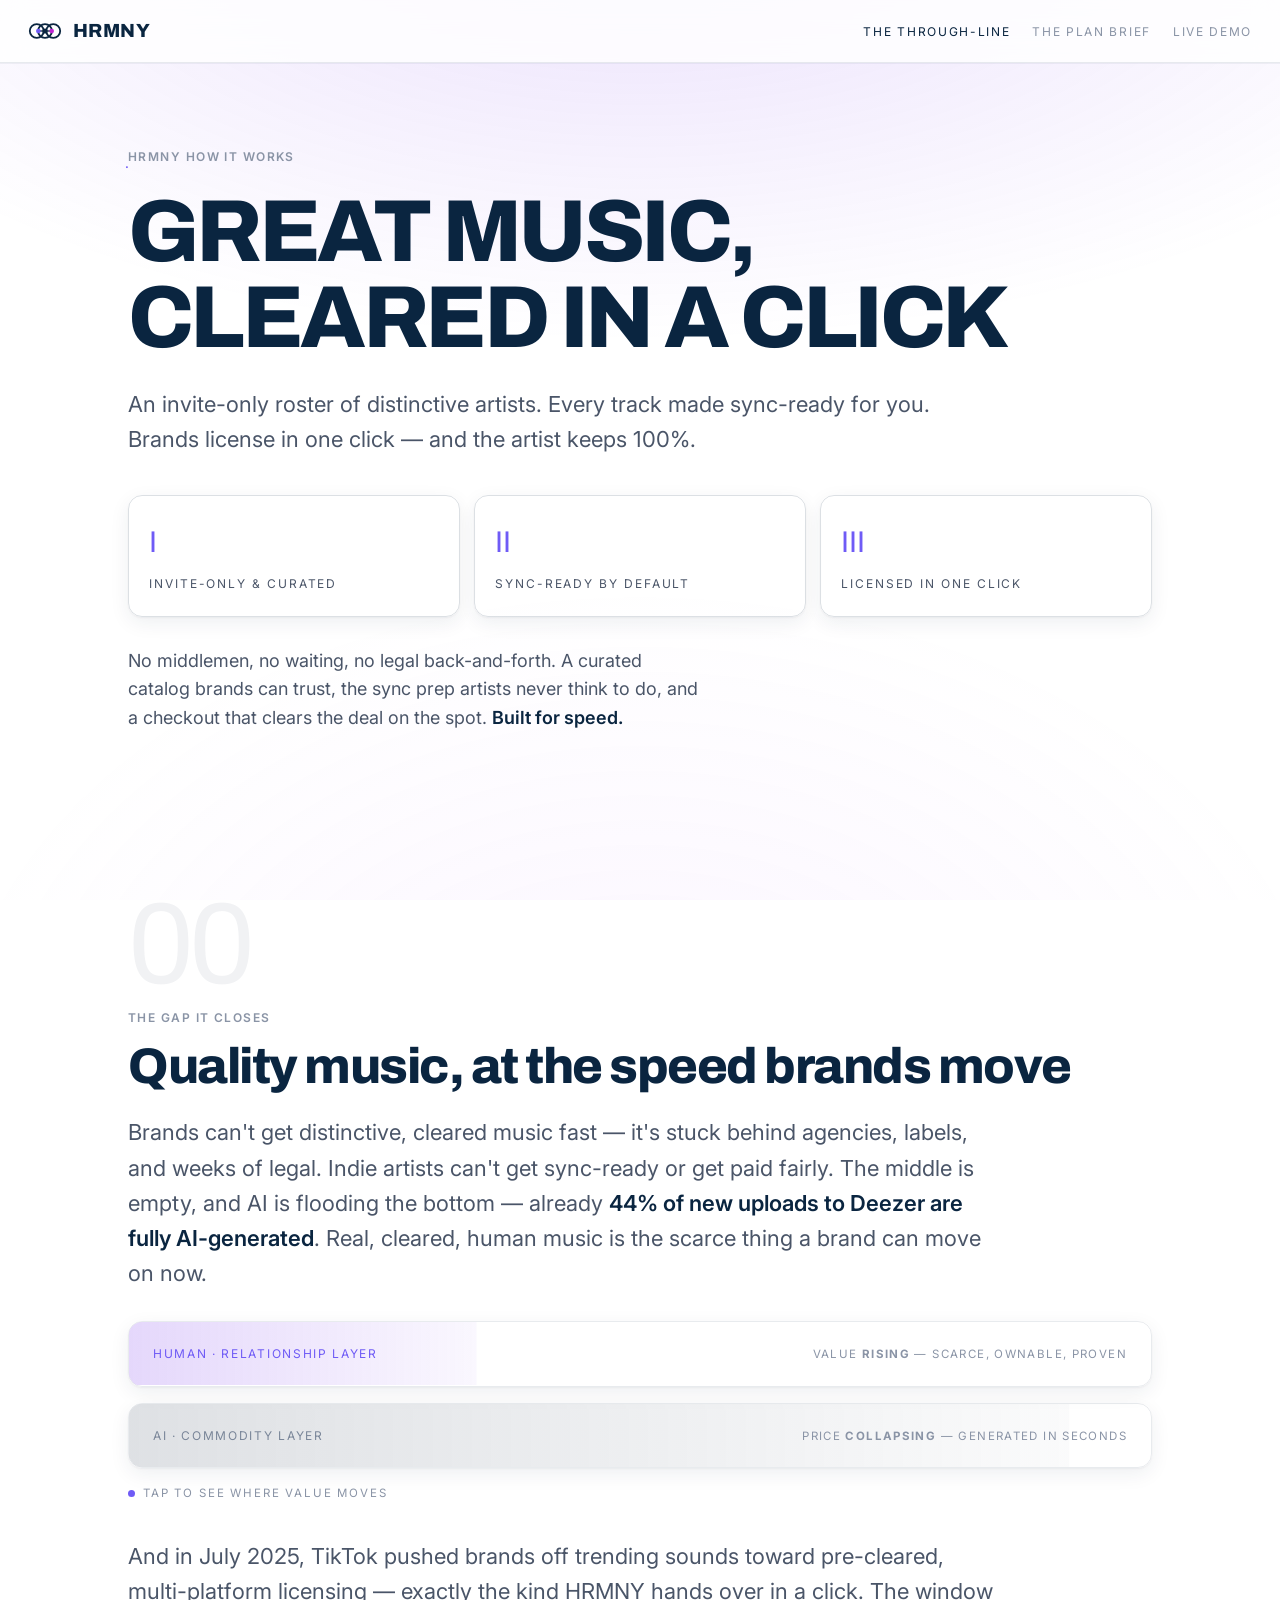
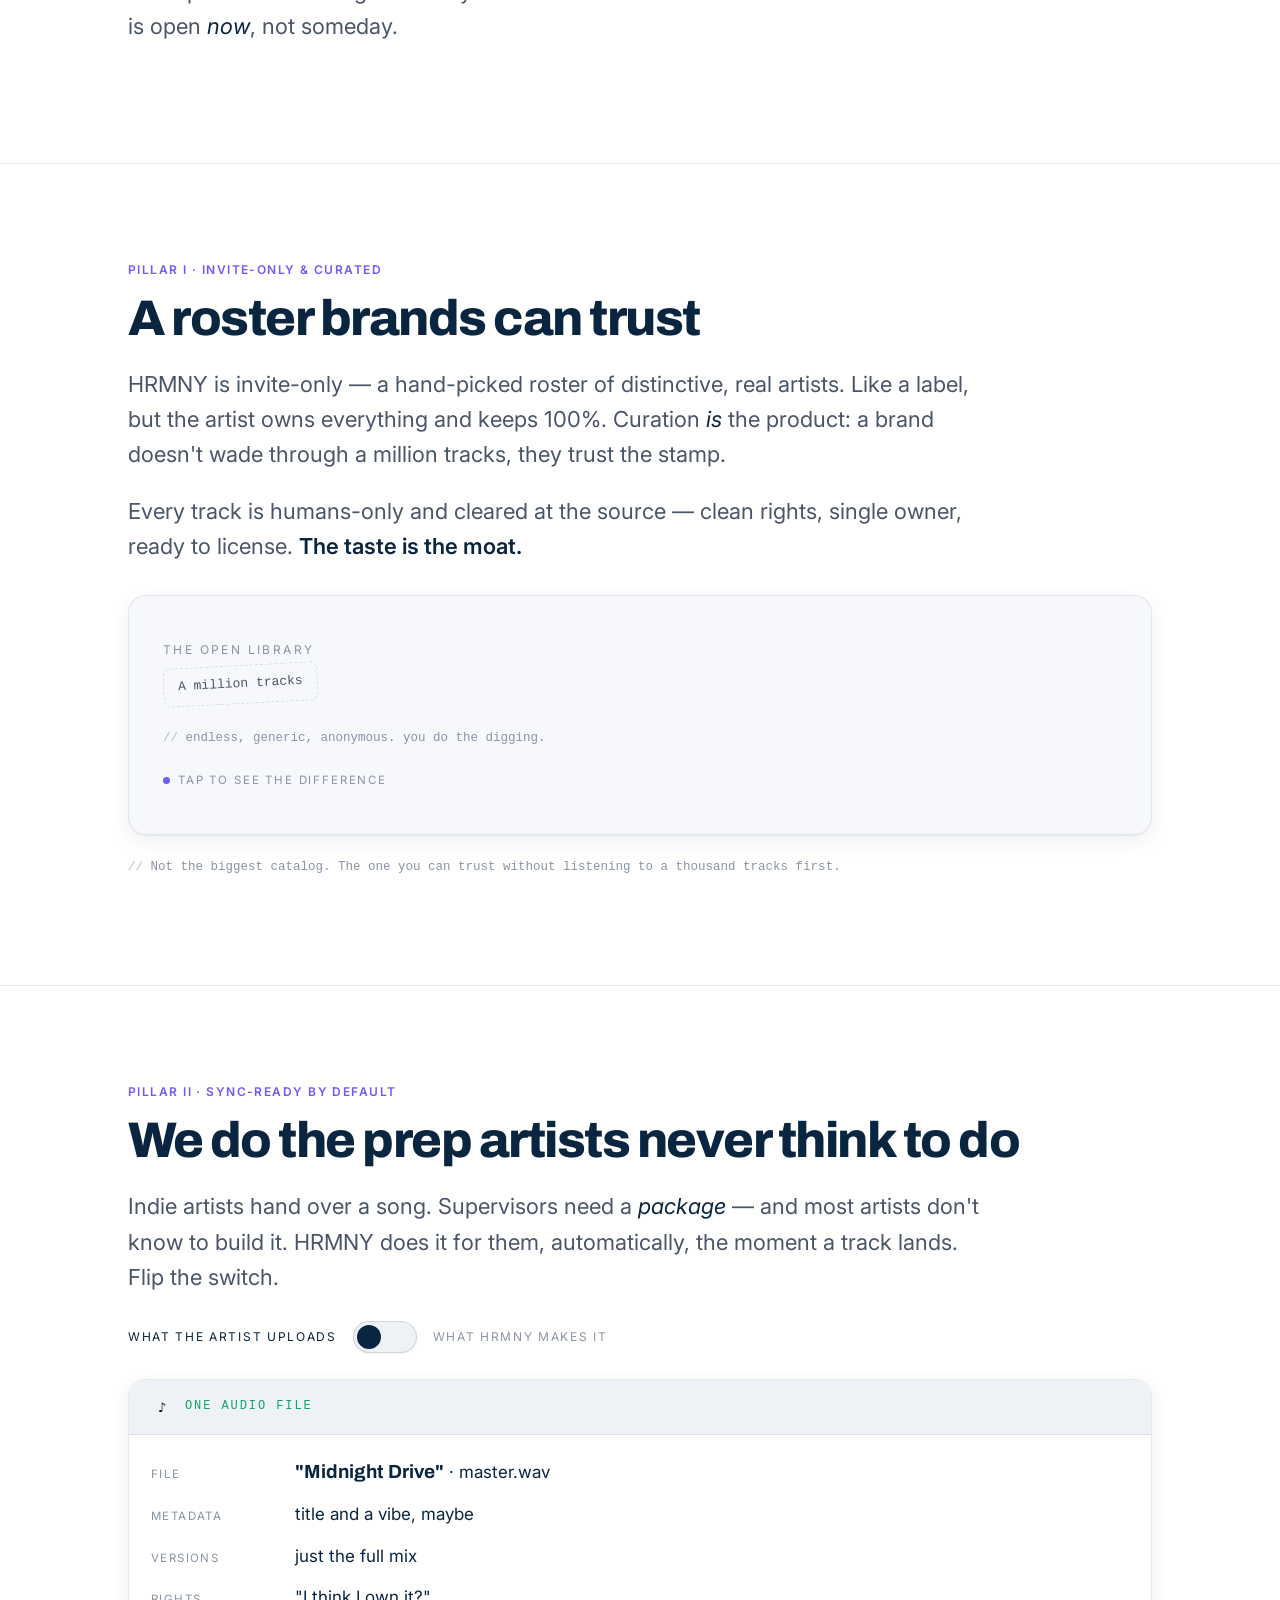
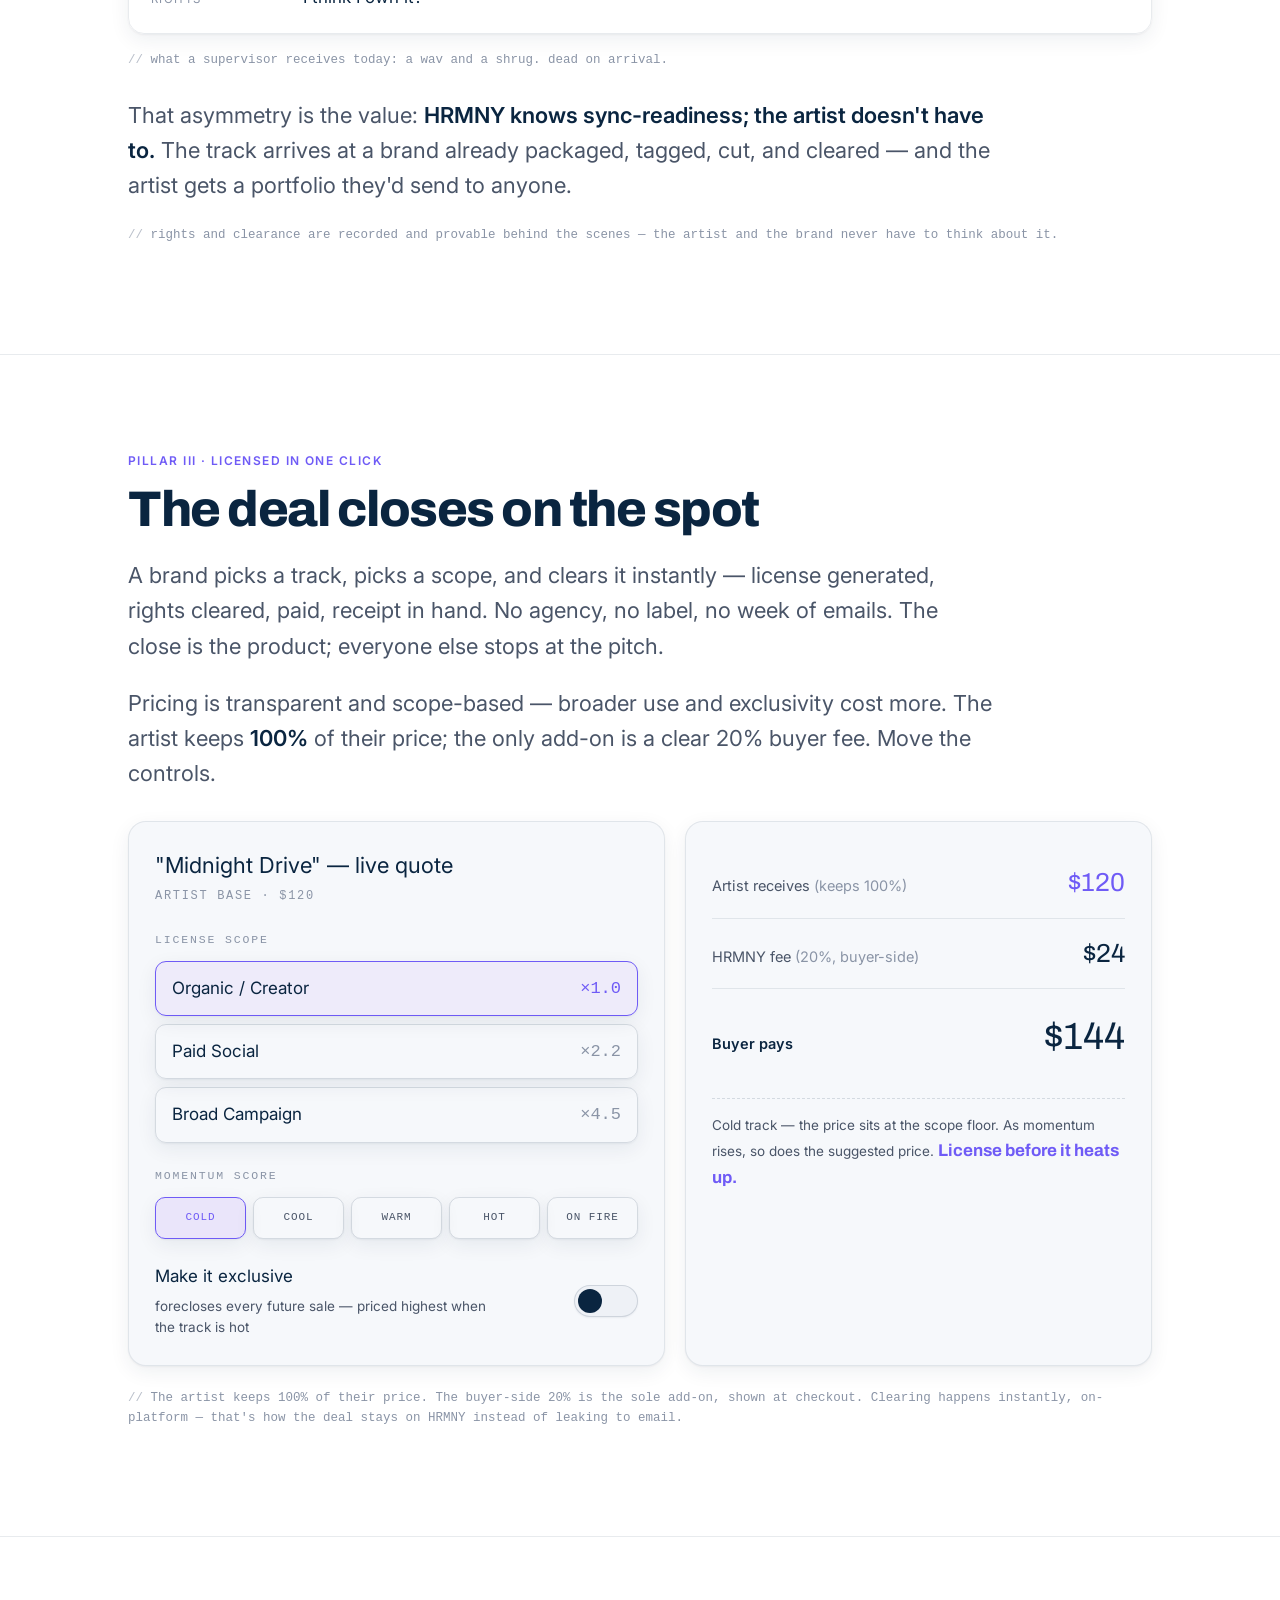
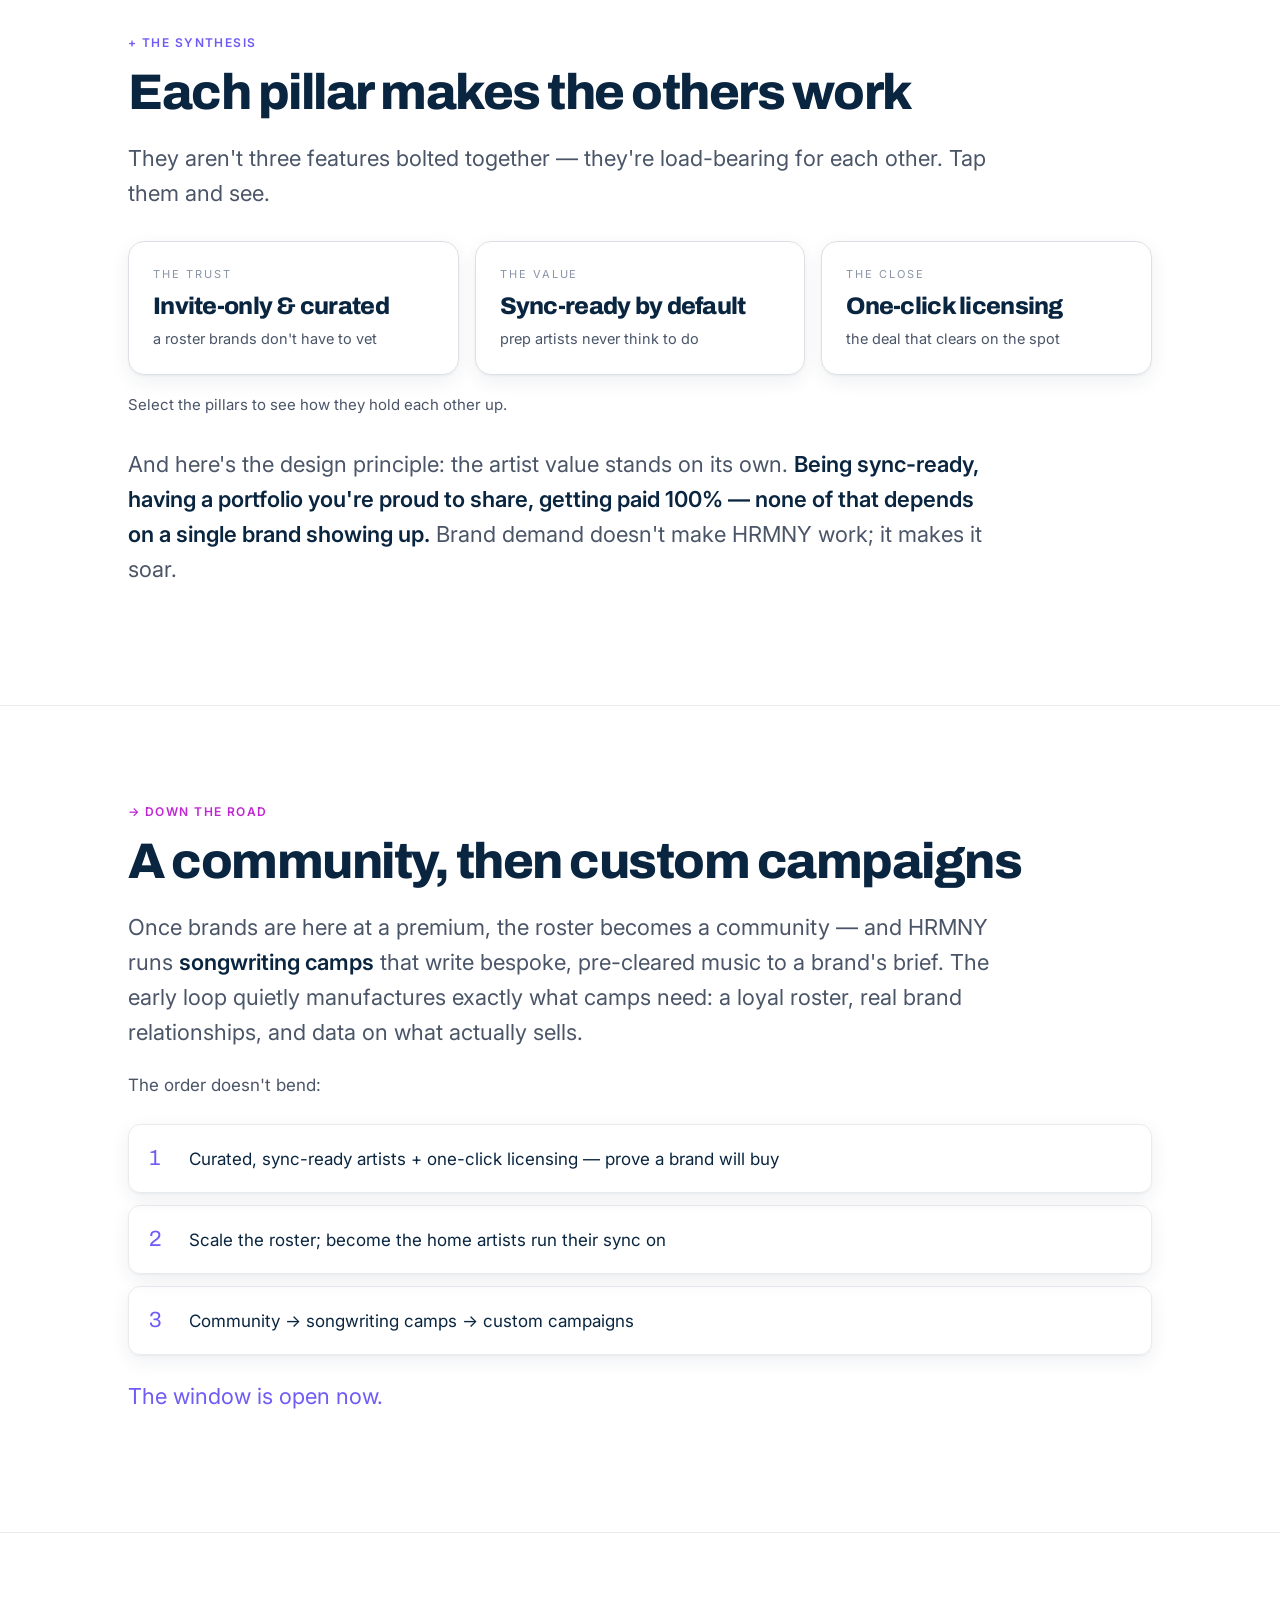
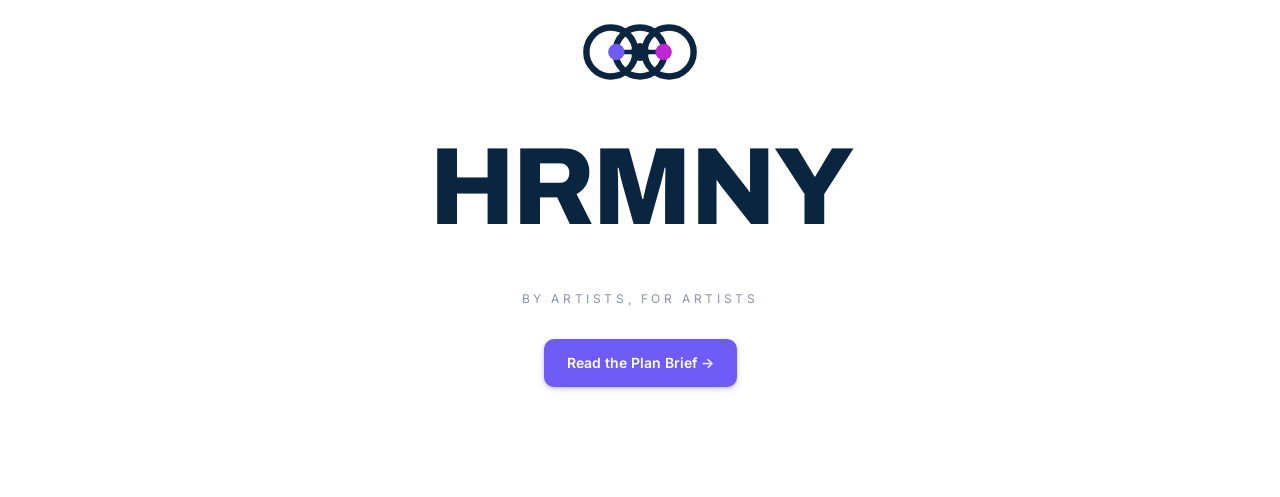
<file: mockup-throughline.html>
<!DOCTYPE html>
<html lang="en">
<head>
<meta charset="utf-8" />
<meta name="viewport" content="width=device-width, initial-scale=1" />
<title>HRMNY · The Through-Line</title>
<meta name="description" content="HRMNY — an invite-only roster of distinctive artists, every track made sync-ready, licensed by brands in one click. The artist keeps 100%." />
<script>document.documentElement.classList.add('js');</script>
<link rel="preconnect" href="https://fonts.googleapis.com" />
<link rel="preconnect" href="https://fonts.gstatic.com" crossorigin />
<link href="https://fonts.googleapis.com/css2?family=Archivo:wght@500;600;700;800;900&family=Inter:wght@300;400;500;600&display=swap" rel="stylesheet" />
<style>
/* HRMNY — shared design system (CSS-only interactions, no JS required)
   Brand: electric violet + orchid/magenta on black, heavy Archivo display.
   "human" = violet (value rising, proof); "ai" = muted violet-grey (commodity).
   All toggles/tabs/flips run on hidden checkbox/radio inputs + :has(), so they
   work in any viewer that renders CSS — even a phone preview that blocks scripts. */

:root {
  --bg:        #ffffff;
  --bg-2:      #f6f8fb;
  --bg-3:      #eef1f6;
  --panel:     #ffffff;
  --ink:       #0a2540;
  --ink-dim:   #4a5568;
  --ink-faint: #8a94a6;
  --line:      rgba(10,37,64,0.09);
  --line-2:    rgba(10,37,64,0.14);
  --human:     #6f5bf6;  /* electric violet — brand primary, value rising, proof */
  --human-2:   #8b76ff;
  --ai:        #7a8699;  /* muted violet-grey — commodity, collapsing */
  --good:      #12a368;
  --bad:       #e0457b;
  --chain:     #c026d3;  /* orchid/magenta — brand secondary, on-chain */

  --serif: "Fraunces", "Newsreader", Georgia, "Times New Roman", serif;
  --sans:  "Inter", system-ui, -apple-system, "Segoe UI", Roboto, sans-serif;
  --display: "Archivo", "Inter", system-ui, sans-serif;
  --mono:  ui-monospace, "SF Mono", "JetBrains Mono", Menlo, Consolas, monospace;

  --sh-sm: 0 1px 2px rgba(10,37,64,.06);
  --sh: 0 1px 2px rgba(10,37,64,.05), 0 6px 20px rgba(10,37,64,.07);
  --sh-btn: 0 1px 2px rgba(10,37,64,.16), 0 2px 6px rgba(111,91,246,.30);
  --maxw: 1080px;
  --ease: cubic-bezier(.22,.61,.36,1);
}

* { box-sizing: border-box; }
html { scroll-behavior: smooth; }

body {
  margin: 0; background: var(--bg); color: var(--ink);
  font-family: var(--sans); font-size: 17px; line-height: 1.6;
  -webkit-font-smoothing: antialiased; text-rendering: optimizeLegibility; overflow-x: hidden;
}
body::before {
  content: ""; position: fixed; inset: 0; pointer-events: none; z-index: 0;
  background:
    radial-gradient(120% 80% at 50% -10%, rgba(124,58,237,0.16), transparent 60%),
    radial-gradient(100% 100% at 50% 120%, rgba(199,125,255,0.08), transparent 55%);
}
a { color: inherit; }
.wrap { max-width: var(--maxw); margin: 0 auto; padding: 0 28px; position: relative; z-index: 1; }

/* visually-hidden form inputs that drive CSS-only interactions */
.vh { position: absolute; width: 1px; height: 1px; padding: 0; margin: -1px; overflow: hidden;
      clip: rect(0 0 0 0); white-space: nowrap; border: 0; }

/* ——— Typographic primitives ——— */
.kicker { font-family: var(--mono); font-size: 12px; letter-spacing: 0.22em; text-transform: uppercase; color: var(--ink-faint); }
.kicker .dot { color: var(--human); }
h1, h2, h3 { font-family: var(--display); font-weight: 800; letter-spacing: -0.03em; line-height: 1.04; margin: 0; }
.display { font-size: clamp(42px, 7.5vw, 88px); line-height: 0.98; text-transform: uppercase; letter-spacing: -0.04em; }
.h-section { font-size: clamp(30px, 4.4vw, 50px); margin: 14px 0 18px; }
.lede { font-size: clamp(18px, 2.1vw, 22px); color: var(--ink-dim); max-width: 62ch; }
.lede.tight { max-width: 52ch; }
.mono { font-family: var(--mono); font-size: 13px; letter-spacing: 0.02em; }
.comment { font-family: var(--mono); font-size: 12.5px; color: var(--ink-faint); }
.comment::before { content: "// "; opacity: .6; }
.muted { color: var(--ink-dim); } .faint { color: var(--ink-faint); }
em { font-style: italic; color: var(--ink); }
strong { font-weight: 600; color: var(--ink); }
sup { font-family: var(--mono); font-size: 0.62em; color: var(--ink-faint); vertical-align: super; }

/* ——— Section scaffolding ——— */
section { padding: 96px 0; position: relative; }
section + section { border-top: 1px solid var(--line); }
.section-num { font-family: var(--display); font-size: clamp(54px, 9vw, 120px); color: rgba(10,37,64,0.06); line-height: 1; letter-spacing: -0.04em; }

/* reveal — progressive enhancement only; content visible by default */
.reveal { transition: opacity .9s var(--ease), transform .9s var(--ease); }
.js .reveal { opacity: 0; transform: translateY(26px); }
.js .reveal.in { opacity: 1; transform: none; }
.reveal.d1 { transition-delay: .08s; } .reveal.d2 { transition-delay: .16s; } .reveal.d3 { transition-delay: .24s; }
@media (prefers-reduced-motion: reduce) { .js .reveal { opacity: 1; transform: none; transition: none; } html { scroll-behavior: auto; } }

/* ——— Nav ——— */
.nav { position: sticky; top: 0; z-index: 20; display: flex; align-items: center; justify-content: space-between;
       padding: 16px 28px; background: rgba(255,255,255,0.82); backdrop-filter: blur(12px); border-bottom: 1px solid var(--line); }
.brand { display: flex; align-items: center; gap: 11px; font-family: var(--display); font-weight: 800; font-size: 19px; letter-spacing: 0.02em; text-transform: uppercase; }
.brand .logo-mark { width: 34px; height: 22px; flex: none; }
.brand b { font-weight: 800; }
/* three-interlocking-circles logo */
.logo-mark .ring { fill: none; stroke: currentColor; stroke-width: 7; }
.logo-mark .node-l { fill: var(--human); } .logo-mark .node-r { fill: var(--chain); } .logo-mark .node-c { fill: currentColor; }
.foot .logo-mark { width: 120px; height: 78px; color: var(--ink); margin: 0 auto 8px; display: block; }
.nav-links { display: flex; gap: 22px; font-family: var(--mono); font-size: 12px; letter-spacing: 0.14em; text-transform: uppercase; }
.nav-links a { color: var(--ink-faint); text-decoration: none; transition: color .25s; }
.nav-links a:hover, .nav-links a[aria-current="page"] { color: var(--ink); }

/* ——— Buttons ——— */
.btn { font-family: var(--sans); font-size: 14px; font-weight: 600; letter-spacing: 0; color: #fff;
       background: var(--human); border: 1px solid transparent; border-radius: 10px; padding: 12px 22px; cursor: pointer;
       transition: filter .2s var(--ease), transform .12s; display: inline-block; text-decoration: none; box-shadow: var(--sh-btn); }
.btn:hover { filter: brightness(1.06); } .btn:active { transform: translateY(1px); }
.hint { font-family: var(--mono); font-size: 11.5px; letter-spacing: 0.16em; text-transform: uppercase; color: var(--ink-faint); display: inline-flex; gap: 8px; align-items: center; }
.hint::before { content: ""; width: 7px; height: 7px; border-radius: 50%; background: var(--human); animation: pulse 1.8s infinite; }
@keyframes pulse { 0%,100% { opacity: .35; transform: scale(.8);} 50% { opacity: 1; transform: scale(1);} }

/* ——— Cards / grids ——— */
.card { background: var(--panel); border: 1px solid var(--line); border-radius: 12px; padding: 26px; }
.grid { display: grid; gap: 18px; }
.grid-3 { grid-template-columns: repeat(3, 1fr); } .grid-2 { grid-template-columns: repeat(2, 1fr); }
@media (max-width: 820px) { .grid-3, .grid-2 { grid-template-columns: 1fr; } section { padding: 70px 0; } .nav-links { display: none; } }
.pillar-tag { font-family: var(--mono); font-size: 12px; letter-spacing: 0.2em; text-transform: uppercase; color: var(--human); }

/* ——— Footer ——— */
.foot { text-align: center; padding: 80px 0 110px; border-top: 1px solid var(--line); }
.foot .big { font-family: var(--display); font-weight: 800; font-size: clamp(48px,9vw,110px); letter-spacing: -0.03em; text-transform: uppercase; }
.foot .sub { font-family: var(--mono); letter-spacing: 0.3em; text-transform: uppercase; color: var(--ink-faint); font-size: 12px; margin-top: 14px; }

/* ===================================================================
   THROUGH-LINE
   =================================================================== */
.pillars-row { display: grid; grid-template-columns: repeat(3,1fr); gap: 14px; margin-top: 38px; }
.pillar-chip { border: 1px solid var(--line-2); border-radius: 14px; padding: 22px 20px; transition: all .4s var(--ease); }
.pillar-chip .rn { font-family: var(--display); font-size: 30px; color: var(--human); }
.pillar-chip .nm { font-family: var(--mono); font-size: 12px; letter-spacing: 0.16em; text-transform: uppercase; margin-top: 8px; color: var(--ink-dim); }
.pillars-row:hover .pillar-chip { opacity: .42; transform: translateY(4px); }
.pillars-row .pillar-chip:hover { opacity: 1; transform: translateY(-6px); border-color: var(--human); box-shadow: 0 18px 50px -28px rgba(124,58,237,.5); }
@media (max-width: 820px){ .pillars-row { grid-template-columns: 1fr; } }

/* value migration — checkbox + :has() */
.valmig { display: grid; gap: 16px; margin-top: 30px; cursor: pointer; }
.val-bar { position: relative; border: 1px solid var(--line); border-radius: 14px; padding: 22px 24px; overflow: hidden; }
.val-bar .fill { position: absolute; inset: 0; transition: transform 1.1s var(--ease); transform-origin: left; }
.val-bar.human .fill { background: linear-gradient(90deg, rgba(124,58,237,.20), rgba(124,58,237,.04)); transform: scaleX(.34); }
.val-bar.ai .fill { background: linear-gradient(90deg, rgba(107,118,134,.22), rgba(107,118,134,.03)); transform: scaleX(.92); }
.valmig:has(.valmig-input:checked) .val-bar.human .fill { transform: scaleX(1); }
.valmig:has(.valmig-input:checked) .val-bar.ai .fill { transform: scaleX(.16); }
.val-bar .vb-inner { position: relative; z-index: 1; display: flex; justify-content: space-between; align-items: baseline; gap: 16px; }
.val-bar .lab { font-family: var(--mono); font-size: 12px; letter-spacing: 0.14em; text-transform: uppercase; }
.val-bar.human .lab { color: var(--human); } .val-bar.ai .lab { color: var(--ai); }
.val-bar .state { font-family: var(--mono); font-size: 11.5px; letter-spacing: 0.12em; text-transform: uppercase; color: var(--ink-faint); text-align: right; }
.valmig:has(.valmig-input:checked) .val-bar.human .state b { color: var(--human); }
.valmig:has(.valmig-input:checked) .val-bar.ai .state b { color: var(--ai); }

/* claim/proof flip — checkbox + :has() */
.flip-wrap { perspective: 1600px; margin-top: 30px; }
.flip { position: relative; min-height: 240px; transform-style: preserve-3d; transition: transform .85s var(--ease); cursor: pointer; display: block; }
.flip-wrap:has(.flip-input:checked) .flip { transform: rotateY(180deg); }
.flip .face { position: absolute; inset: 0; backface-visibility: hidden; border: 1px solid var(--line); border-radius: 18px; padding: 34px; display: flex; flex-direction: column; justify-content: center; }
.flip .front { background: var(--bg-2); }
.flip .back { transform: rotateY(180deg); background: #ffffff; border-color: rgba(111,91,246,.4); }
.face .ft { font-family: var(--mono); font-size: 12px; letter-spacing: 0.2em; text-transform: uppercase; color: var(--ink-faint); }
.face .big { font-family: var(--display); font-size: clamp(28px,4vw,42px); margin: 10px 0; }
.sticker { display: inline-block; align-self: flex-start; margin: 6px 0 12px; border: 1px dashed var(--line-2); border-radius: 8px; padding: 8px 14px; font-family: var(--mono); font-size: 13px; color: var(--ink-dim); transform: rotate(-3deg); }
.proof-list { list-style: none; padding: 0; margin: 12px 0 0; display: grid; gap: 10px; }
.proof-list li { display: flex; gap: 12px; align-items: flex-start; font-size: 15px; }
.proof-list .tick { color: var(--check); font-family: var(--mono); }

/* two views — checkbox + :has() */
.switch-row { display: flex; align-items: center; gap: 16px; margin: 26px 0; cursor: pointer; width: max-content; }
.toggle { position: relative; width: 64px; height: 32px; border-radius: 999px; border: 1px solid var(--line-2); background: var(--bg-3); transition: background .3s; flex: none; }
.toggle .knob { position: absolute; top: 3px; left: 3px; width: 24px; height: 24px; border-radius: 50%; background: var(--ink); transition: transform .3s var(--ease); }
.views-wrap:has(.views-input:checked) .toggle { background: rgba(199,125,255,.25); }
.views-wrap:has(.views-input:checked) .toggle .knob { transform: translateX(32px); background: var(--chain); }
.switch-lab { font-family: var(--mono); font-size: 12px; letter-spacing: 0.14em; text-transform: uppercase; color: var(--ink-faint); }
.views-wrap:not(:has(.views-input:checked)) .switch-lab.see { color: var(--ink); }
.views-wrap:has(.views-input:checked) .switch-lab.under { color: var(--ink); }
.view { transition: opacity .5s var(--ease); }
.views-wrap:not(:has(.views-input:checked)) .view.under { display: none; }
.views-wrap:has(.views-input:checked) .view.see { display: none; }

.receipt { border: 1px solid var(--line); border-radius: 16px; overflow: hidden; }
.receipt .rhead { background: var(--bg-3); padding: 16px 22px; display: flex; align-items: center; gap: 12px; border-bottom: 1px solid var(--line); }
.receipt .rhead .ok { width: 22px; height: 22px; border-radius: 50%; background: var(--check); color: #08210f; display: grid; place-items: center; font-size: 13px; font-weight: 700; }
.receipt .rhead .ttl { font-family: var(--mono); font-size: 12px; letter-spacing: 0.16em; text-transform: uppercase; color: var(--good); }
.receipt .rbody { padding: 22px; display: grid; gap: 14px; }
.rrow { display: grid; grid-template-columns: 130px 1fr; gap: 14px; align-items: baseline; }
.rrow .k { font-family: var(--mono); font-size: 11.5px; letter-spacing: 0.12em; text-transform: uppercase; color: var(--ink-faint); }
.rrow .v b { font-family: var(--display); font-size: 19px; }
.chainview { display: grid; gap: 14px; }
.chain-block { border: 1px solid var(--line); border-radius: 14px; padding: 20px; background: var(--bg-2); }
.chain-block .ch-lab { font-family: var(--mono); font-size: 11.5px; letter-spacing: 0.16em; text-transform: uppercase; }
.chain-block.on .ch-lab { color: var(--chain); } .chain-block.off .ch-lab { color: var(--human); }
.chain-block ul { margin: 12px 0 0; padding-left: 18px; color: var(--ink-dim); font-size: 15px; }
.hashline { font-family: var(--mono); font-size: 11.5px; color: var(--ink-faint); word-break: break-all; margin-top: 12px; }

/* pricing calculator — radio/checkbox driven (see _calc.css for state rules) */
.calc { display: grid; grid-template-columns: 1.15fr 1fr; gap: 20px; margin-top: 30px; }
@media (max-width: 820px){ .calc { grid-template-columns: 1fr; } }
.calc-controls { border: 1px solid var(--line); border-radius: 18px; padding: 26px; background: var(--bg-2); }
.calc-controls .track { font-family: var(--display); font-size: 22px; }
.calc-controls .base { font-family: var(--mono); font-size: 12px; letter-spacing: 0.14em; text-transform: uppercase; color: var(--ink-faint); margin-top: 4px; }
.ctl-group { margin-top: 24px; }
.ctl-group > .glab { font-family: var(--mono); font-size: 11.5px; letter-spacing: 0.16em; text-transform: uppercase; color: var(--ink-faint); margin-bottom: 12px; }
.scope-opts { display: grid; gap: 8px; }
.scope-opt { display: flex; justify-content: space-between; align-items: center; border: 1px solid var(--line-2); border-radius: 11px; padding: 13px 16px; cursor: pointer; transition: all .2s; }
.scope-opt:hover { border-color: var(--ink-dim); }
.scope-opt .mult { font-family: var(--mono); color: var(--ink-faint); }
#c-s-org:checked   ~ .ctl-group .scope-opt[for="c-s-org"],
#c-s-paid:checked  ~ .ctl-group .scope-opt[for="c-s-paid"],
#c-s-broad:checked ~ .ctl-group .scope-opt[for="c-s-broad"] { border-color: var(--human); background: rgba(124,58,237,.07); }
#c-s-org:checked   ~ .ctl-group .scope-opt[for="c-s-org"] .mult,
#c-s-paid:checked  ~ .ctl-group .scope-opt[for="c-s-paid"] .mult,
#c-s-broad:checked ~ .ctl-group .scope-opt[for="c-s-broad"] .mult { color: var(--human); }
.mom-opts { display: flex; gap: 7px; flex-wrap: wrap; }
.mom-opt { flex: 1; min-width: 60px; text-align: center; border: 1px solid var(--line-2); border-radius: 10px; padding: 11px 6px; cursor: pointer; transition: all .2s; font-family: var(--mono); font-size: 11px; letter-spacing: 0.08em; text-transform: uppercase; color: var(--ink-dim); }
.mom-opt:hover { border-color: var(--ink-dim); color: var(--ink); }
#c-m-cold:checked ~ .ctl-group .mom-opt[for="c-m-cold"],
#c-m-cool:checked ~ .ctl-group .mom-opt[for="c-m-cool"],
#c-m-warm:checked ~ .ctl-group .mom-opt[for="c-m-warm"],
#c-m-hot:checked  ~ .ctl-group .mom-opt[for="c-m-hot"],
#c-m-fire:checked ~ .ctl-group .mom-opt[for="c-m-fire"] { border-color: var(--human); background: rgba(124,58,237,.10); color: var(--human); }
.excl { display: flex; align-items: center; justify-content: space-between; gap: 14px; cursor: pointer; }
.excl .ex-copy { font-size: 13.5px; color: var(--ink-dim); max-width: 38ch; margin: 6px 0 0; }
.excl-box { position: relative; width: 64px; height: 32px; border-radius: 999px; border: 1px solid var(--line-2); background: var(--bg-3); transition: background .3s; flex: none; }
.excl-knob { position: absolute; top: 3px; left: 3px; width: 24px; height: 24px; border-radius: 50%; background: var(--ink); transition: transform .3s var(--ease); }
.calc:has(#c-excl:checked) .excl-box { background: rgba(124,58,237,.30); }
.calc:has(#c-excl:checked) .excl-knob { transform: translateX(32px); background: var(--human); }
.calc-out { border: 1px solid var(--line); border-radius: 18px; padding: 26px; background: var(--bg-2); }
.out { display: none; }
.out-row { display: flex; justify-content: space-between; align-items: baseline; padding: 14px 0; border-bottom: 1px solid var(--line); }
.out-row .k { color: var(--ink-dim); font-size: 14.5px; }
.out-row .v { font-family: var(--display); font-size: 26px; }
.out-row.artist .v { color: var(--human); }
.out-row.total { border-bottom: none; padding-top: 18px; }
.out-row.total .k { color: var(--ink); font-weight: 600; }
.out-row.total .v { font-size: 38px; }
.proj { margin-top: 16px; font-size: 13.5px; color: var(--ink-dim); border-top: 1px dashed var(--line-2); padding-top: 16px; }
.proj b { color: var(--human); font-family: var(--display); font-size: 17px; }

/* interlock — radio + :has() */
.interlock { display: grid; grid-template-columns: repeat(3,1fr); gap: 16px; margin-top: 30px; }
@media (max-width: 820px){ .interlock { grid-template-columns: 1fr; } }
.lock { border: 1px solid var(--line-2); border-radius: 16px; padding: 24px; cursor: pointer; transition: all .35s var(--ease); display: block; }
.lock .ln { font-family: var(--mono); font-size: 11px; letter-spacing: 0.18em; text-transform: uppercase; color: var(--ink-faint); }
.lock h3 { font-size: 24px; margin: 10px 0 8px; }
.lock .role { color: var(--ink-dim); font-size: 14.5px; }
.interlock-wrap:has(.lk:checked) .lock { opacity: .4; }
#lk-worth:checked ~ .interlock .lock[for="lk-worth"],
#lk-proof:checked ~ .interlock .lock[for="lk-proof"],
#lk-flow:checked  ~ .interlock .lock[for="lk-flow"] { opacity: 1; border-color: var(--human); background: rgba(124,58,237,.06); box-shadow: 0 20px 60px -34px rgba(124,58,237,.6); }
.interlock-note { margin-top: 18px; min-height: 24px; font-size: 15px; color: var(--ink-dim); }
.interlock-note b { color: var(--human); }
.interlock-note .note { display: none; } .interlock-note .note-default { display: block; }
.interlock-wrap:has(.lk:checked) .note-default { display: none; }
#lk-worth:checked ~ .interlock-note .n-worth,
#lk-proof:checked ~ .interlock-note .n-proof,
#lk-flow:checked  ~ .interlock-note .n-flow { display: block; }

/* the gate */
.gate-list { counter-reset: g; list-style: none; padding: 0; margin: 24px 0 0; display: grid; gap: 12px; }
.gate-list li { counter-increment: g; display: flex; gap: 16px; align-items: baseline; border: 1px solid var(--line); border-radius: 12px; padding: 16px 20px; }
.gate-list li::before { content: counter(g); font-family: var(--display); font-size: 22px; color: var(--human); min-width: 24px; }

/* ===================================================================
   PLAN BRIEF — stats, diffs, diagrams, build table, phases, choice, SWOT
   =================================================================== */
.stats { display: grid; grid-template-columns: repeat(3,1fr); gap: 16px; margin-top: 34px; }
@media (max-width: 820px){ .stats { grid-template-columns: 1fr; } }
.stat { border: 1px solid var(--line); border-radius: 12px; padding: 26px; }
.stat .num { font-family: var(--display); font-size: clamp(38px,5.5vw,58px); color: var(--human); line-height: 1; letter-spacing: -0.03em; }
.stat .cap { color: var(--ink-dim); font-size: 14.5px; margin-top: 12px; }
.stat .src { font-family: var(--mono); font-size: 10.5px; color: var(--ink-faint); margin-top: 8px; }

.diffs { display: grid; grid-template-columns: repeat(3,1fr); gap: 16px; margin-top: 28px; }
@media (max-width: 820px){ .diffs { grid-template-columns: 1fr; } }
.diff { border: 1px solid var(--line); border-radius: 14px; padding: 22px; }
.diff .n { font-family: var(--display); font-size: 24px; color: var(--human); }
.diff p { margin: 10px 0 0; color: var(--ink-dim); font-size: 15px; }

/* —— DIAGRAM: figure scaffold —— */
.figure { border: 1px solid var(--line); border-radius: 18px; padding: 28px; background: var(--bg-2); margin-top: 28px; }
.figure .fig-cap { font-family: var(--mono); font-size: 11.5px; letter-spacing: 0.14em; text-transform: uppercase; color: var(--ink-faint); margin-bottom: 20px; display: flex; justify-content: space-between; gap: 12px; flex-wrap: wrap; }
.figure .fig-note { font-size: 13.5px; color: var(--ink-dim); margin-top: 20px; }
.figure .fig-note b { color: var(--ink); }

/* —— DIAGRAM: horizontal compare bars (AI uploads vs streams etc.) —— */
.cbars { display: grid; gap: 18px; }
.cbar .cb-top { display: flex; justify-content: space-between; align-items: baseline; margin-bottom: 8px; }
.cbar .cb-lab { font-size: 14.5px; color: var(--ink); }
.cbar .cb-val { font-family: var(--display); font-size: 22px; }
.cbar .cb-track { height: 14px; border-radius: 8px; background: var(--bg-3); overflow: hidden; border: 1px solid var(--line); }
.cbar .cb-fill { height: 100%; border-radius: 8px; transform-origin: left; }
.cbar.ai  .cb-fill { background: linear-gradient(90deg, var(--ai), #4a5360); }
.cbar.ai  .cb-val { color: var(--ai); }
.cbar.human .cb-fill { background: linear-gradient(90deg, var(--human), var(--chain)); }
.cbar.human .cb-val { color: var(--human); }

/* —— DIAGRAM: 2D competitive positioning map —— */
.posmap { position: relative; height: 420px; border: 1px solid var(--line); border-radius: 14px; background:
  linear-gradient(0deg, rgba(10,37,64,0.025), rgba(10,37,64,0.025)); margin-top: 6px; overflow: hidden; }
.posmap .axis { position: absolute; background: var(--line-2); }
.posmap .axis.x { left: 8%; right: 8%; top: 50%; height: 1px; }
.posmap .axis.y { top: 8%; bottom: 8%; left: 50%; width: 1px; }
.posmap .axlab { position: absolute; font-family: var(--mono); font-size: 10.5px; letter-spacing: 0.12em; text-transform: uppercase; color: var(--ink-faint); }
.posmap .axlab.left { left: 12px; top: 50%; transform: translateY(-50%); }
.posmap .axlab.right { right: 12px; top: 50%; transform: translateY(-50%); }
.posmap .axlab.top { top: 10px; left: 50%; transform: translateX(-50%); }
.posmap .axlab.bottom { bottom: 10px; left: 50%; transform: translateX(-50%); }
.dot { position: absolute; transform: translate(-50%,-50%); display: flex; flex-direction: column; align-items: center; gap: 5px; }
.dot .pt { width: 13px; height: 13px; border-radius: 50%; background: var(--ai); border: 2px solid var(--bg); box-shadow: 0 0 0 1px var(--line-2); }
.dot .dl { font-family: var(--mono); font-size: 10.5px; color: var(--ink-dim); white-space: nowrap; }
.dot.human .pt { background: var(--human); }
.dot.hrmny .pt { width: 17px; height: 17px; background: var(--human); box-shadow: 0 0 0 4px rgba(124,58,237,.25); }
.dot.hrmny .dl { color: var(--human); font-weight: 600; }
@media (max-width: 720px){ .posmap { height: 360px; } .dot .dl { font-size: 9px; } }

/* —— build table with CSS-only filter (radio + :has) —— */
.filter-tabs { display: flex; gap: 8px; margin: 26px 0 18px; flex-wrap: wrap; }
.ftab { font-family: var(--mono); font-size: 11.5px; letter-spacing: 0.14em; text-transform: uppercase; border: 1px solid var(--line-2); background: transparent; color: var(--ink-dim); padding: 9px 16px; border-radius: 999px; cursor: pointer; transition: all .2s; display: inline-block; }
.ftab:hover { color: var(--ink); }
#f-all:checked   ~ .filter-tabs .ftab[for="f-all"],
#f-buy:checked   ~ .filter-tabs .ftab[for="f-buy"],
#f-boost:checked ~ .filter-tabs .ftab[for="f-boost"],
#f-build:checked ~ .filter-tabs .ftab[for="f-build"] { background: var(--ink); color: var(--bg); border-color: var(--ink); }
.build-table { display: grid; gap: 8px; }
.brow { display: grid; grid-template-columns: 1.1fr 1.3fr auto; gap: 16px; align-items: center; border: 1px solid var(--line); border-radius: 12px; padding: 16px 20px; transition: opacity .35s var(--ease); }
.brow .what { font-weight: 500; }
.brow .how { color: var(--ink-dim); font-size: 14.5px; }
.chip { font-family: var(--mono); font-size: 10.5px; letter-spacing: 0.14em; text-transform: uppercase; padding: 5px 11px; border-radius: 999px; white-space: nowrap; border: 1px solid; }
.chip.buy { color: var(--ai); border-color: rgba(107,118,134,.5); }
.chip.boost { color: var(--human); border-color: rgba(124,58,237,.5); }
.chip.build { color: var(--good); border-color: rgba(18,163,104,.35); }
#f-buy:checked   ~ .build-table .brow:not([data-cat="buy"]),
#f-boost:checked ~ .build-table .brow:not([data-cat="boost"]),
#f-build:checked ~ .build-table .brow:not([data-cat="build"]) { display: none; }
@media (max-width: 720px){ .brow { grid-template-columns: 1fr; gap: 6px; } }

/* —— phases stepper (radio + :has) —— */
.phases { margin-top: 28px; }
.phase-tabs { display: flex; gap: 8px; flex-wrap: wrap; margin-bottom: 16px; }
.ptab { font-family: var(--mono); font-size: 12px; letter-spacing: 0.1em; text-transform: uppercase; border: 1px solid var(--line-2); background: transparent; color: var(--ink-dim); padding: 12px 18px; border-radius: 11px; cursor: pointer; transition: all .2s; text-align: left; display: inline-block; }
.ptab .pn { color: var(--ink-faint); font-size: 10.5px; display: block; }
#p-0:checked ~ .phases .phase-tabs .ptab[for="p-0"],
#p-1:checked ~ .phases .phase-tabs .ptab[for="p-1"],
#p-2:checked ~ .phases .phase-tabs .ptab[for="p-2"],
#p-3:checked ~ .phases .phase-tabs .ptab[for="p-3"] { border-color: var(--human); background: rgba(124,58,237,.07); color: var(--ink); }
#p-0:checked ~ .phases .phase-tabs .ptab[for="p-0"] .pn,
#p-1:checked ~ .phases .phase-tabs .ptab[for="p-1"] .pn,
#p-2:checked ~ .phases .phase-tabs .ptab[for="p-2"] .pn,
#p-3:checked ~ .phases .phase-tabs .ptab[for="p-3"] .pn { color: var(--human); }
.phase-body { border: 1px solid var(--line); border-radius: 16px; padding: 28px; background: var(--bg-2); min-height: 150px; }
.phase-panel { display: none; }
.phase-panel h3 { font-size: 26px; margin-bottom: 12px; }
.phase-panel p { color: var(--ink-dim); margin: 0; }
#p-0:checked ~ .phases .phase-body .pp-0,
#p-1:checked ~ .phases .phase-body .pp-1,
#p-2:checked ~ .phases .phase-body .pp-2,
#p-3:checked ~ .phases .phase-body .pp-3 { display: block; }

/* —— chain choice (radio + :has) —— */
.choice { display: grid; grid-template-columns: 1fr 1fr; gap: 16px; margin-top: 28px; }
@media (max-width: 820px){ .choice { grid-template-columns: 1fr; } }
.opt { border: 1px solid var(--line-2); border-radius: 16px; padding: 26px; cursor: pointer; transition: all .35s var(--ease); display: block; }
.opt .ot { font-family: var(--mono); font-size: 11.5px; letter-spacing: 0.16em; text-transform: uppercase; color: var(--ink-faint); }
.opt h3 { font-size: 26px; margin: 8px 0 12px; }
.opt p { color: var(--ink-dim); font-size: 15px; margin: 0; }
.choice-wrap:has(.opt-input:checked) .opt { opacity: .42; }
#opt-first:checked ~ .choice .opt[for="opt-first"] { opacity: 1; border-color: var(--bad); background: rgba(224,69,123,.07); }
#opt-last:checked  ~ .choice .opt[for="opt-last"]  { opacity: 1; border-color: var(--good); background: rgba(18,163,104,.08); box-shadow: 0 20px 60px -34px rgba(18,163,104,.35); }
.verdict { margin-top: 18px; font-size: 16px; color: var(--ink-dim); min-height: 24px; }
.verdict b { color: var(--good); }
.verdict .v { display: none; } .verdict .v-default { display: block; }
.choice-wrap:has(.opt-input:checked) .v-default { display: none; }
#opt-first:checked ~ .verdict .v-first, #opt-last:checked ~ .verdict .v-last { display: block; }

/* —— SWOT 2x2 (radio tabs + :has) —— */
.swot { margin-top: 28px; }
.swot-tabs { display: flex; gap: 8px; flex-wrap: wrap; margin-bottom: 16px; }
.stab { font-family: var(--mono); font-size: 11.5px; letter-spacing: 0.12em; text-transform: uppercase; border: 1px solid var(--line-2); background: transparent; padding: 10px 16px; border-radius: 999px; cursor: pointer; transition: all .2s; color: var(--ink-dim); display: inline-block; }
.stab:hover { color: var(--ink); }
.swot-grid { display: grid; grid-template-columns: 1fr 1fr; gap: 14px; }
@media (max-width: 720px){ .swot-grid { grid-template-columns: 1fr; } }
.quad { border: 1px solid var(--line); border-radius: 16px; padding: 22px; transition: all .3s var(--ease); }
.quad .qh { font-family: var(--mono); font-size: 11.5px; letter-spacing: 0.16em; text-transform: uppercase; margin-bottom: 14px; display: flex; align-items: center; gap: 10px; }
.quad .qh::before { content: ""; width: 9px; height: 9px; border-radius: 2px; }
.quad.s .qh { color: var(--good); } .quad.s .qh::before { background: var(--good); }
.quad.w .qh { color: var(--bad); }  .quad.w .qh::before { background: var(--bad); }
.quad.o .qh { color: var(--human); }.quad.o .qh::before { background: var(--human); }
.quad.t .qh { color: var(--chain); }.quad.t .qh::before { background: var(--chain); }
.quad ul { list-style: none; margin: 0; padding: 0; display: grid; gap: 12px; }
.quad li { font-size: 14px; color: var(--ink-dim); line-height: 1.5; padding-left: 16px; position: relative; }
.quad li::before { content: "—"; position: absolute; left: 0; color: var(--ink-faint); }
.quad li b { color: var(--ink); font-weight: 600; }
.quad li sup a { color: var(--chain); text-decoration: none; }
/* tab focus: dim the others */
.swot-wrap:has(.swot-input:checked) .quad { opacity: .3; filter: saturate(.4); }
#sw-s:checked ~ .swot .swot-grid .quad.s,
#sw-w:checked ~ .swot .swot-grid .quad.w,
#sw-o:checked ~ .swot .swot-grid .quad.o,
#sw-t:checked ~ .swot .swot-grid .quad.t,
#sw-all:checked ~ .swot .swot-grid .quad { opacity: 1; filter: none; }
#sw-s:checked ~ .swot .swot-tabs .stab[for="sw-s"],
#sw-w:checked ~ .swot .swot-tabs .stab[for="sw-w"],
#sw-o:checked ~ .swot .swot-tabs .stab[for="sw-o"],
#sw-t:checked ~ .swot .swot-tabs .stab[for="sw-t"],
#sw-all:checked ~ .swot .swot-tabs .stab[for="sw-all"] { background: var(--ink); color: var(--bg); border-color: var(--ink); }

/* —— sources —— */
.sources { list-style: none; counter-reset: s; padding: 0; margin: 24px 0 0; display: grid; gap: 10px; }
.sources li { counter-increment: s; display: grid; grid-template-columns: 28px 1fr; gap: 14px; font-size: 14px; color: var(--ink-dim); padding: 12px 0; border-bottom: 1px solid var(--line); }
.sources li::before { content: counter(s); font-family: var(--mono); color: var(--human); font-size: 13px; }
.sources a { color: var(--chain); text-decoration: none; word-break: break-word; }
.sources a:hover { text-decoration: underline; }
.sources .date { color: var(--ink-faint); font-family: var(--mono); font-size: 11.5px; }

.product-cards { display: grid; grid-template-columns: repeat(3,1fr); gap: 16px; margin-top: 28px; }
@media (max-width: 820px){ .product-cards { grid-template-columns: 1fr; } }
.pcard { border: 1px solid var(--line); border-radius: 14px; padding: 24px; }
.pcard .pi { font-family: var(--display); font-size: 30px; color: var(--human); }
.pcard h3 { font-size: 20px; margin: 12px 0 8px; }
.pcard p { color: var(--ink-dim); font-size: 14.5px; margin: 0; }
.calc:has(#c-s-org:checked):has(#c-m-cold:checked):not(:has(#c-excl:checked)) .o-org-cold-no{display:block}
.calc:has(#c-s-org:checked):has(#c-m-cold:checked):has(#c-excl:checked) .o-org-cold-ex{display:block}
.calc:has(#c-s-org:checked):has(#c-m-cool:checked):not(:has(#c-excl:checked)) .o-org-cool-no{display:block}
.calc:has(#c-s-org:checked):has(#c-m-cool:checked):has(#c-excl:checked) .o-org-cool-ex{display:block}
.calc:has(#c-s-org:checked):has(#c-m-warm:checked):not(:has(#c-excl:checked)) .o-org-warm-no{display:block}
.calc:has(#c-s-org:checked):has(#c-m-warm:checked):has(#c-excl:checked) .o-org-warm-ex{display:block}
.calc:has(#c-s-org:checked):has(#c-m-hot:checked):not(:has(#c-excl:checked)) .o-org-hot-no{display:block}
.calc:has(#c-s-org:checked):has(#c-m-hot:checked):has(#c-excl:checked) .o-org-hot-ex{display:block}
.calc:has(#c-s-org:checked):has(#c-m-fire:checked):not(:has(#c-excl:checked)) .o-org-fire-no{display:block}
.calc:has(#c-s-org:checked):has(#c-m-fire:checked):has(#c-excl:checked) .o-org-fire-ex{display:block}
.calc:has(#c-s-paid:checked):has(#c-m-cold:checked):not(:has(#c-excl:checked)) .o-paid-cold-no{display:block}
.calc:has(#c-s-paid:checked):has(#c-m-cold:checked):has(#c-excl:checked) .o-paid-cold-ex{display:block}
.calc:has(#c-s-paid:checked):has(#c-m-cool:checked):not(:has(#c-excl:checked)) .o-paid-cool-no{display:block}
.calc:has(#c-s-paid:checked):has(#c-m-cool:checked):has(#c-excl:checked) .o-paid-cool-ex{display:block}
.calc:has(#c-s-paid:checked):has(#c-m-warm:checked):not(:has(#c-excl:checked)) .o-paid-warm-no{display:block}
.calc:has(#c-s-paid:checked):has(#c-m-warm:checked):has(#c-excl:checked) .o-paid-warm-ex{display:block}
.calc:has(#c-s-paid:checked):has(#c-m-hot:checked):not(:has(#c-excl:checked)) .o-paid-hot-no{display:block}
.calc:has(#c-s-paid:checked):has(#c-m-hot:checked):has(#c-excl:checked) .o-paid-hot-ex{display:block}
.calc:has(#c-s-paid:checked):has(#c-m-fire:checked):not(:has(#c-excl:checked)) .o-paid-fire-no{display:block}
.calc:has(#c-s-paid:checked):has(#c-m-fire:checked):has(#c-excl:checked) .o-paid-fire-ex{display:block}
.calc:has(#c-s-broad:checked):has(#c-m-cold:checked):not(:has(#c-excl:checked)) .o-broad-cold-no{display:block}
.calc:has(#c-s-broad:checked):has(#c-m-cold:checked):has(#c-excl:checked) .o-broad-cold-ex{display:block}
.calc:has(#c-s-broad:checked):has(#c-m-cool:checked):not(:has(#c-excl:checked)) .o-broad-cool-no{display:block}
.calc:has(#c-s-broad:checked):has(#c-m-cool:checked):has(#c-excl:checked) .o-broad-cool-ex{display:block}
.calc:has(#c-s-broad:checked):has(#c-m-warm:checked):not(:has(#c-excl:checked)) .o-broad-warm-no{display:block}
.calc:has(#c-s-broad:checked):has(#c-m-warm:checked):has(#c-excl:checked) .o-broad-warm-ex{display:block}
.calc:has(#c-s-broad:checked):has(#c-m-hot:checked):not(:has(#c-excl:checked)) .o-broad-hot-no{display:block}
.calc:has(#c-s-broad:checked):has(#c-m-hot:checked):has(#c-excl:checked) .o-broad-hot-ex{display:block}
.calc:has(#c-s-broad:checked):has(#c-m-fire:checked):not(:has(#c-excl:checked)) .o-broad-fire-no{display:block}
.calc:has(#c-s-broad:checked):has(#c-m-fire:checked):has(#c-excl:checked) .o-broad-fire-ex{display:block}


/* ===================================================================
   LIGHT STRIPE POLISH — soft shadows, white surfaces, cleaner labels
   =================================================================== */
.nav { box-shadow: 0 1px 0 rgba(10,37,64,.05); }
.card, .pillar-chip, .val-bar, .flip .face, .receipt, .chain-block,
.calc-controls, .calc-out, .stat, .diff, .figure, .lock, .phase-body,
.opt, .quad, .pcard, .gate-list li, .brow, .scope-opt, .mom-opt, .posmap { box-shadow: var(--sh); }
.ftab, .stab, .ptab, .chip, .toggle, .excl-box { box-shadow: var(--sh-sm); }
/* sans, lighter labels (Stripe voice) — keep mono only for code/hashes */
.kicker, .nav-links, .pillar-tag, .foot .sub, .hint, .stat .src,
.val-bar .lab, .val-bar .state, .ch-lab, .glab, .base, .calc-controls .track,
.lock .ln, .opt .ot, .quad .qh, .fig-cap, .ftab, .stab, .ptab, .filter-tabs .ftab,
.face .ft, .switch-lab, .rrow .k, .pillar-chip .nm { font-family: var(--sans); }
.kicker, .pillar-tag { font-weight: 600; letter-spacing: 0.12em; }
/* selected-card colored glows are heavy on white — soften */
.pillars-row .pillar-chip:hover { box-shadow: 0 12px 30px -18px rgba(111,91,246,.45); }

</style>
</head>
<body>

<nav class="nav">
  <a class="brand" href="mockup-throughline.html" style="text-decoration:none">
    <svg class="logo-mark" viewBox="0 0 132 72" aria-hidden="true">
      <circle class="ring" cx="34" cy="36" r="27"/><circle class="ring" cx="66" cy="36" r="27"/><circle class="ring" cx="98" cy="36" r="27"/>
      <line x1="40" y1="36" x2="92" y2="36" stroke="currentColor" stroke-width="5"/>
      <circle class="node-l" cx="40" cy="36" r="9"/><circle class="node-c" cx="66" cy="36" r="10"/><circle class="node-r" cx="92" cy="36" r="9"/>
    </svg>
    <b>HRMNY</b>
  </a>
  <div class="nav-links">
    <a href="mockup-throughline.html" aria-current="page">The Through-Line</a>
    <a href="mockup-plan.html">The Plan Brief</a>
    <a href="mockup-app.html">Live Demo</a>
  </div>
</nav>

<!-- HERO -->
<header class="wrap" style="padding-top:84px;padding-bottom:40px">
  <div class="kicker reveal">HRMNY <span class="dot">·</span> HOW IT WORKS</div>
  <h1 class="display reveal d1" style="margin-top:22px">Great music,<br>cleared in a click</h1>
  <p class="lede reveal d2" style="margin-top:26px">
    An invite-only roster of distinctive artists. Every track made sync-ready for
    you. Brands license in one click — and the artist keeps 100%.
  </p>

  <div class="pillars-row reveal d3">
    <div class="pillar-chip"><div class="rn">I</div><div class="nm">Invite-only &amp; Curated</div></div>
    <div class="pillar-chip"><div class="rn">II</div><div class="nm">Sync-ready by Default</div></div>
    <div class="pillar-chip"><div class="rn">III</div><div class="nm">Licensed in One Click</div></div>
  </div>

  <p class="lede tight reveal" style="margin-top:30px;font-size:18px">
    No middlemen, no waiting, no legal back-and-forth. A curated catalog brands can
    trust, the sync prep artists never think to do, and a checkout that clears the
    deal on the spot. <strong>Built for speed.</strong>
  </p>
</header>

<!-- §00 THE GROUND -->
<section>
  <div class="wrap">
    <div class="section-num reveal">00</div>
    <div class="kicker reveal" style="margin-top:6px">The gap it closes</div>
    <h2 class="h-section reveal d1">Quality music, at the speed brands move</h2>
    <p class="lede reveal d2">
      Brands can't get distinctive, cleared music fast — it's stuck behind agencies,
      labels, and weeks of legal. Indie artists can't get sync-ready or get paid
      fairly. The middle is empty, and AI is flooding the bottom — already
      <strong>44% of new uploads to Deezer are fully AI-generated</strong>. Real, cleared,
      human music is the scarce thing a brand can move on now.
    </p>

    <label class="valmig reveal d2" data-valmig aria-label="Tap to see where value moves">
      <input class="vh valmig-input" type="checkbox">
      <div class="val-bar human">
        <div class="fill"></div>
        <div class="vb-inner">
          <div class="lab">Human · relationship layer</div>
          <div class="state">VALUE <b>RISING</b> — scarce, ownable, proven</div>
        </div>
      </div>
      <div class="val-bar ai">
        <div class="fill"></div>
        <div class="vb-inner">
          <div class="lab">AI · commodity layer</div>
          <div class="state">PRICE <b>COLLAPSING</b> — generated in seconds</div>
        </div>
      </div>
    </label>
    <div class="hint reveal" style="margin-top:16px">Tap to see where value moves</div>

    <p class="lede reveal" style="margin-top:34px">
      And in July 2025, TikTok pushed brands off trending sounds toward pre-cleared,
      multi-platform licensing — exactly the kind HRMNY hands over in a click. The
      window is open <em>now</em>, not someday.
    </p>
  </div>
</section>

<!-- §I VERIFIED HUMAN MUSIC -->
<section>
  <div class="wrap">
    <div class="pillar-tag reveal">Pillar I · Invite-only &amp; Curated</div>
    <h2 class="h-section reveal d1">A roster brands can trust</h2>
    <p class="lede reveal d2">
      HRMNY is invite-only — a hand-picked roster of distinctive, real artists. Like
      a label, but the artist owns everything and keeps 100%. Curation <em>is</em> the
      product: a brand doesn't wade through a million tracks, they trust the stamp.
    </p>
    <p class="lede reveal d2" style="margin-top:18px">
      Every track is humans-only and cleared at the source — clean rights, single
      owner, ready to license. <strong>The taste is the moat.</strong>
    </p>

    <div class="flip-wrap reveal d2">
      <label class="flip" data-flip aria-label="Flip from open library to curated roster">
        <input class="vh flip-input" type="checkbox">
        <div class="face front">
          <div class="ft">The open library</div>
          <div class="sticker">A million tracks</div>
          <p class="comment">endless, generic, anonymous. you do the digging.</p>
          <div class="hint" style="margin-top:10px">Tap to see the difference</div>
        </div>
        <div class="face back">
          <div class="ft" style="color:var(--human)">The curated roster</div>
          <div class="big">Hand-picked, not endless</div>
          <ul class="proof-list">
            <li><span class="tick">✓</span> Invited artists only — distinctive, brand-grade</li>
            <li><span class="tick">✓</span> Humans-only, clean single-owner rights</li>
            <li><span class="tick">✓</span> Sync-ready and exclusive-able</li>
            <li><span class="tick">✓</span> The artist keeps 100% — no label, no middleman</li>
          </ul>
        </div>
      </label>
    </div>
    <p class="comment reveal" style="margin-top:22px">
      Not the biggest catalog. The one you can trust without listening to a thousand
      tracks first.
    </p>
  </div>
</section>

<!-- §II SYNC-READY BY DEFAULT -->
<section>
  <div class="wrap">
    <div class="pillar-tag reveal">Pillar II · Sync-ready by Default</div>
    <h2 class="h-section reveal d1">We do the prep artists never think to do</h2>
    <p class="lede reveal d2">
      Indie artists hand over a song. Supervisors need a <em>package</em> — and most
      artists don't know to build it. HRMNY does it for them, automatically, the
      moment a track lands. Flip the switch.
    </p>

    <div class="views-wrap reveal d2">
      <label class="switch-row" data-viewtoggle aria-label="Toggle between views">
        <input class="vh views-input" type="checkbox">
        <span class="switch-lab see">What the artist uploads</span>
        <span class="toggle"><span class="knob"></span></span>
        <span class="switch-lab under">What HRMNY makes it</span>
      </label>

      <!-- What the artist uploads -->
      <div class="view see">
        <div class="receipt">
          <div class="rhead">
            <span class="ok">♪</span>
            <span class="ttl">One audio file</span>
          </div>
          <div class="rbody">
            <div class="rrow"><span class="k">File</span><span class="v"><b>"Midnight Drive"</b> · master.wav</span></div>
            <div class="rrow"><span class="k">Metadata</span><span class="v">title and a vibe, maybe</span></div>
            <div class="rrow"><span class="k">Versions</span><span class="v">just the full mix</span></div>
            <div class="rrow"><span class="k">Rights</span><span class="v">"I think I own it?"</span></div>
          </div>
        </div>
        <p class="comment" style="margin-top:16px">what a supervisor receives today: a wav and a shrug. dead on arrival.</p>
      </div>

      <!-- What HRMNY makes it -->
      <div class="view under">
        <div class="chainview">
          <div class="chain-block on">
            <div class="ch-lab">Sync package — built automatically</div>
            <ul>
              <li>Rich metadata: BPM, key, mood, genre, instrumentation</li>
              <li>Instrumental + clean edits + :15 / :30 / :60 cuts</li>
              <li>Stems for editors to drop to picture</li>
            </ul>
          </div>
          <div class="chain-block off">
            <div class="ch-lab">Deal-ready — cleared at the source</div>
            <ul>
              <li>Clean splits, single owner, humans-only</li>
              <li>A profile the artist is proud to share anywhere</li>
              <li>One-click license terms, pre-written</li>
            </ul>
          </div>
        </div>
        <p class="comment" style="margin-top:16px">same song. now it's something a brand can license in seconds.</p>
      </div>
    </div>

    <p class="lede reveal" style="margin-top:28px">
      That asymmetry is the value: <strong>HRMNY knows sync-readiness; the artist doesn't
      have to.</strong> The track arrives at a brand already packaged, tagged, cut, and
      cleared — and the artist gets a portfolio they'd send to anyone.
    </p>
    <p class="comment reveal" style="margin-top:14px">
      rights and clearance are recorded and provable behind the scenes — the artist
      and the brand never have to think about it.
    </p>
  </div>
</section>

<!-- §III VALUE PRICING -->
<section>
  <div class="wrap">
    <div class="pillar-tag reveal">Pillar III · Licensed in One Click</div>
    <h2 class="h-section reveal d1">The deal closes on the spot</h2>
    <p class="lede reveal d2">
      A brand picks a track, picks a scope, and clears it instantly — license
      generated, rights cleared, paid, receipt in hand. No agency, no label, no
      week of emails. The close is the product; everyone else stops at the pitch.
    </p>
    <p class="lede reveal d2" style="margin-top:16px">
      Pricing is transparent and scope-based — broader use and exclusivity cost more.
      The artist keeps <strong>100%</strong> of their price; the only add-on is a clear 20%
      buyer fee. Move the controls.
    </p>

    <div class="reveal d2"><div class="calc" data-calc>
  <div class="calc-controls">
    <div class="track">"Midnight Drive" — live quote</div>
    <div class="base">Artist base · $120</div>

      <input class="vh" type="radio" name="c-scope" id="c-s-org" checked>
      <input class="vh" type="radio" name="c-scope" id="c-s-paid">
      <input class="vh" type="radio" name="c-scope" id="c-s-broad">
      <input class="vh" type="radio" name="c-mom" id="c-m-cold" checked>
      <input class="vh" type="radio" name="c-mom" id="c-m-cool">
      <input class="vh" type="radio" name="c-mom" id="c-m-warm">
      <input class="vh" type="radio" name="c-mom" id="c-m-hot">
      <input class="vh" type="radio" name="c-mom" id="c-m-fire">
    <input class="vh" type="checkbox" id="c-excl">

    <div class="ctl-group">
      <div class="glab">License scope</div>
      <div class="scope-opts">
        <label class="scope-opt" for="c-s-org"><span>Organic / Creator</span><span class="mult">×1.0</span></label>
        <label class="scope-opt" for="c-s-paid"><span>Paid Social</span><span class="mult">×2.2</span></label>
        <label class="scope-opt" for="c-s-broad"><span>Broad Campaign</span><span class="mult">×4.5</span></label>
      </div>
    </div>

    <div class="ctl-group">
      <div class="glab">Momentum score</div>
      <div class="mom-opts">
        <label class="mom-opt" for="c-m-cold">Cold</label>
        <label class="mom-opt" for="c-m-cool">Cool</label>
        <label class="mom-opt" for="c-m-warm">Warm</label>
        <label class="mom-opt" for="c-m-hot">Hot</label>
        <label class="mom-opt" for="c-m-fire">On Fire</label>
      </div>
    </div>

    <div class="ctl-group">
      <label class="excl" for="c-excl">
        <div>
          <div class="glab" style="margin:0">Make it exclusive</div>
          <p class="ex-copy">forecloses every future sale — priced highest when the track is hot</p>
        </div>
        <span class="excl-box"><span class="excl-knob"></span></span>
      </label>
    </div>
  </div>

  <div class="calc-out">
      <div class="out o-org-cold-no">
        <div class="out-row artist"><span class="k">Artist receives <span class="faint">(keeps 100%)</span></span><span class="v">$120</span></div>
        <div class="out-row"><span class="k">HRMNY fee <span class="faint">(20%, buyer-side)</span></span><span class="v">$24</span></div>
        <div class="out-row total"><span class="k">Buyer pays</span><span class="v">$144</span></div>
        <p class="proj">Cold track — the price sits at the scope floor. As momentum rises, so does the suggested price. <b>License before it heats up.</b></p>
      </div>
      <div class="out o-org-cold-ex">
        <div class="out-row artist"><span class="k">Artist receives <span class="faint">(keeps 100%)</span></span><span class="v">$180</span></div>
        <div class="out-row"><span class="k">HRMNY fee <span class="faint">(20%, buyer-side)</span></span><span class="v">$36</span></div>
        <div class="out-row total"><span class="k">Buyer pays</span><span class="v">$216</span></div>
        <p class="proj">Cold track — the price sits at the scope floor. As momentum rises, so does the suggested price. <b>License before it heats up.</b></p>
      </div>
      <div class="out o-org-cool-no">
        <div class="out-row artist"><span class="k">Artist receives <span class="faint">(keeps 100%)</span></span><span class="v">$138</span></div>
        <div class="out-row"><span class="k">HRMNY fee <span class="faint">(20%, buyer-side)</span></span><span class="v">$28</span></div>
        <div class="out-row total"><span class="k">Buyer pays</span><span class="v">$166</span></div>
        <p class="proj">At this momentum, the same license is projected at <b>$178</b> in ~30 days — licensing now is the early-access discount.</p>
      </div>
      <div class="out o-org-cool-ex">
        <div class="out-row artist"><span class="k">Artist receives <span class="faint">(keeps 100%)</span></span><span class="v">$259</span></div>
        <div class="out-row"><span class="k">HRMNY fee <span class="faint">(20%, buyer-side)</span></span><span class="v">$52</span></div>
        <div class="out-row total"><span class="k">Buyer pays</span><span class="v">$311</span></div>
        <p class="proj">At this momentum, the same license is projected at <b>$334</b> in ~30 days — licensing now is the early-access discount.</p>
      </div>
      <div class="out o-org-warm-no">
        <div class="out-row artist"><span class="k">Artist receives <span class="faint">(keeps 100%)</span></span><span class="v">$156</span></div>
        <div class="out-row"><span class="k">HRMNY fee <span class="faint">(20%, buyer-side)</span></span><span class="v">$31</span></div>
        <div class="out-row total"><span class="k">Buyer pays</span><span class="v">$187</span></div>
        <p class="proj">At this momentum, the same license is projected at <b>$215</b> in ~30 days — licensing now is the early-access discount.</p>
      </div>
      <div class="out o-org-warm-ex">
        <div class="out-row artist"><span class="k">Artist receives <span class="faint">(keeps 100%)</span></span><span class="v">$351</span></div>
        <div class="out-row"><span class="k">HRMNY fee <span class="faint">(20%, buyer-side)</span></span><span class="v">$70</span></div>
        <div class="out-row total"><span class="k">Buyer pays</span><span class="v">$421</span></div>
        <p class="proj">At this momentum, the same license is projected at <b>$484</b> in ~30 days — licensing now is the early-access discount.</p>
      </div>
      <div class="out o-org-hot-no">
        <div class="out-row artist"><span class="k">Artist receives <span class="faint">(keeps 100%)</span></span><span class="v">$174</span></div>
        <div class="out-row"><span class="k">HRMNY fee <span class="faint">(20%, buyer-side)</span></span><span class="v">$35</span></div>
        <div class="out-row total"><span class="k">Buyer pays</span><span class="v">$209</span></div>
        <p class="proj">At this momentum, the same license is projected at <b>$256</b> in ~30 days — licensing now is the early-access discount.</p>
      </div>
      <div class="out o-org-hot-ex">
        <div class="out-row artist"><span class="k">Artist receives <span class="faint">(keeps 100%)</span></span><span class="v">$457</span></div>
        <div class="out-row"><span class="k">HRMNY fee <span class="faint">(20%, buyer-side)</span></span><span class="v">$91</span></div>
        <div class="out-row total"><span class="k">Buyer pays</span><span class="v">$548</span></div>
        <p class="proj">At this momentum, the same license is projected at <b>$671</b> in ~30 days — licensing now is the early-access discount.</p>
      </div>
      <div class="out o-org-fire-no">
        <div class="out-row artist"><span class="k">Artist receives <span class="faint">(keeps 100%)</span></span><span class="v">$192</span></div>
        <div class="out-row"><span class="k">HRMNY fee <span class="faint">(20%, buyer-side)</span></span><span class="v">$38</span></div>
        <div class="out-row total"><span class="k">Buyer pays</span><span class="v">$230</span></div>
        <p class="proj">At this momentum, the same license is projected at <b>$300</b> in ~30 days — licensing now is the early-access discount.</p>
      </div>
      <div class="out o-org-fire-ex">
        <div class="out-row artist"><span class="k">Artist receives <span class="faint">(keeps 100%)</span></span><span class="v">$576</span></div>
        <div class="out-row"><span class="k">HRMNY fee <span class="faint">(20%, buyer-side)</span></span><span class="v">$115</span></div>
        <div class="out-row total"><span class="k">Buyer pays</span><span class="v">$691</span></div>
        <p class="proj">At this momentum, the same license is projected at <b>$899</b> in ~30 days — licensing now is the early-access discount.</p>
      </div>
      <div class="out o-paid-cold-no">
        <div class="out-row artist"><span class="k">Artist receives <span class="faint">(keeps 100%)</span></span><span class="v">$264</span></div>
        <div class="out-row"><span class="k">HRMNY fee <span class="faint">(20%, buyer-side)</span></span><span class="v">$53</span></div>
        <div class="out-row total"><span class="k">Buyer pays</span><span class="v">$317</span></div>
        <p class="proj">Cold track — the price sits at the scope floor. As momentum rises, so does the suggested price. <b>License before it heats up.</b></p>
      </div>
      <div class="out o-paid-cold-ex">
        <div class="out-row artist"><span class="k">Artist receives <span class="faint">(keeps 100%)</span></span><span class="v">$396</span></div>
        <div class="out-row"><span class="k">HRMNY fee <span class="faint">(20%, buyer-side)</span></span><span class="v">$79</span></div>
        <div class="out-row total"><span class="k">Buyer pays</span><span class="v">$475</span></div>
        <p class="proj">Cold track — the price sits at the scope floor. As momentum rises, so does the suggested price. <b>License before it heats up.</b></p>
      </div>
      <div class="out o-paid-cool-no">
        <div class="out-row artist"><span class="k">Artist receives <span class="faint">(keeps 100%)</span></span><span class="v">$304</span></div>
        <div class="out-row"><span class="k">HRMNY fee <span class="faint">(20%, buyer-side)</span></span><span class="v">$61</span></div>
        <div class="out-row total"><span class="k">Buyer pays</span><span class="v">$364</span></div>
        <p class="proj">At this momentum, the same license is projected at <b>$392</b> in ~30 days — licensing now is the early-access discount.</p>
      </div>
      <div class="out o-paid-cool-ex">
        <div class="out-row artist"><span class="k">Artist receives <span class="faint">(keeps 100%)</span></span><span class="v">$569</span></div>
        <div class="out-row"><span class="k">HRMNY fee <span class="faint">(20%, buyer-side)</span></span><span class="v">$114</span></div>
        <div class="out-row total"><span class="k">Buyer pays</span><span class="v">$683</span></div>
        <p class="proj">At this momentum, the same license is projected at <b>$734</b> in ~30 days — licensing now is the early-access discount.</p>
      </div>
      <div class="out o-paid-warm-no">
        <div class="out-row artist"><span class="k">Artist receives <span class="faint">(keeps 100%)</span></span><span class="v">$343</span></div>
        <div class="out-row"><span class="k">HRMNY fee <span class="faint">(20%, buyer-side)</span></span><span class="v">$69</span></div>
        <div class="out-row total"><span class="k">Buyer pays</span><span class="v">$412</span></div>
        <p class="proj">At this momentum, the same license is projected at <b>$474</b> in ~30 days — licensing now is the early-access discount.</p>
      </div>
      <div class="out o-paid-warm-ex">
        <div class="out-row artist"><span class="k">Artist receives <span class="faint">(keeps 100%)</span></span><span class="v">$772</span></div>
        <div class="out-row"><span class="k">HRMNY fee <span class="faint">(20%, buyer-side)</span></span><span class="v">$154</span></div>
        <div class="out-row total"><span class="k">Buyer pays</span><span class="v">$927</span></div>
        <p class="proj">At this momentum, the same license is projected at <b>$1,066</b> in ~30 days — licensing now is the early-access discount.</p>
      </div>
      <div class="out o-paid-hot-no">
        <div class="out-row artist"><span class="k">Artist receives <span class="faint">(keeps 100%)</span></span><span class="v">$383</span></div>
        <div class="out-row"><span class="k">HRMNY fee <span class="faint">(20%, buyer-side)</span></span><span class="v">$77</span></div>
        <div class="out-row total"><span class="k">Buyer pays</span><span class="v">$459</span></div>
        <p class="proj">At this momentum, the same license is projected at <b>$563</b> in ~30 days — licensing now is the early-access discount.</p>
      </div>
      <div class="out o-paid-hot-ex">
        <div class="out-row artist"><span class="k">Artist receives <span class="faint">(keeps 100%)</span></span><span class="v">$1,005</span></div>
        <div class="out-row"><span class="k">HRMNY fee <span class="faint">(20%, buyer-side)</span></span><span class="v">$201</span></div>
        <div class="out-row total"><span class="k">Buyer pays</span><span class="v">$1,206</span></div>
        <p class="proj">At this momentum, the same license is projected at <b>$1,477</b> in ~30 days — licensing now is the early-access discount.</p>
      </div>
      <div class="out o-paid-fire-no">
        <div class="out-row artist"><span class="k">Artist receives <span class="faint">(keeps 100%)</span></span><span class="v">$422</span></div>
        <div class="out-row"><span class="k">HRMNY fee <span class="faint">(20%, buyer-side)</span></span><span class="v">$84</span></div>
        <div class="out-row total"><span class="k">Buyer pays</span><span class="v">$507</span></div>
        <p class="proj">At this momentum, the same license is projected at <b>$659</b> in ~30 days — licensing now is the early-access discount.</p>
      </div>
      <div class="out o-paid-fire-ex">
        <div class="out-row artist"><span class="k">Artist receives <span class="faint">(keeps 100%)</span></span><span class="v">$1,267</span></div>
        <div class="out-row"><span class="k">HRMNY fee <span class="faint">(20%, buyer-side)</span></span><span class="v">$253</span></div>
        <div class="out-row total"><span class="k">Buyer pays</span><span class="v">$1,521</span></div>
        <p class="proj">At this momentum, the same license is projected at <b>$1,977</b> in ~30 days — licensing now is the early-access discount.</p>
      </div>
      <div class="out o-broad-cold-no">
        <div class="out-row artist"><span class="k">Artist receives <span class="faint">(keeps 100%)</span></span><span class="v">$540</span></div>
        <div class="out-row"><span class="k">HRMNY fee <span class="faint">(20%, buyer-side)</span></span><span class="v">$108</span></div>
        <div class="out-row total"><span class="k">Buyer pays</span><span class="v">$648</span></div>
        <p class="proj">Cold track — the price sits at the scope floor. As momentum rises, so does the suggested price. <b>License before it heats up.</b></p>
      </div>
      <div class="out o-broad-cold-ex">
        <div class="out-row artist"><span class="k">Artist receives <span class="faint">(keeps 100%)</span></span><span class="v">$810</span></div>
        <div class="out-row"><span class="k">HRMNY fee <span class="faint">(20%, buyer-side)</span></span><span class="v">$162</span></div>
        <div class="out-row total"><span class="k">Buyer pays</span><span class="v">$972</span></div>
        <p class="proj">Cold track — the price sits at the scope floor. As momentum rises, so does the suggested price. <b>License before it heats up.</b></p>
      </div>
      <div class="out o-broad-cool-no">
        <div class="out-row artist"><span class="k">Artist receives <span class="faint">(keeps 100%)</span></span><span class="v">$621</span></div>
        <div class="out-row"><span class="k">HRMNY fee <span class="faint">(20%, buyer-side)</span></span><span class="v">$124</span></div>
        <div class="out-row total"><span class="k">Buyer pays</span><span class="v">$745</span></div>
        <p class="proj">At this momentum, the same license is projected at <b>$801</b> in ~30 days — licensing now is the early-access discount.</p>
      </div>
      <div class="out o-broad-cool-ex">
        <div class="out-row artist"><span class="k">Artist receives <span class="faint">(keeps 100%)</span></span><span class="v">$1,164</span></div>
        <div class="out-row"><span class="k">HRMNY fee <span class="faint">(20%, buyer-side)</span></span><span class="v">$233</span></div>
        <div class="out-row total"><span class="k">Buyer pays</span><span class="v">$1,397</span></div>
        <p class="proj">At this momentum, the same license is projected at <b>$1,502</b> in ~30 days — licensing now is the early-access discount.</p>
      </div>
      <div class="out o-broad-warm-no">
        <div class="out-row artist"><span class="k">Artist receives <span class="faint">(keeps 100%)</span></span><span class="v">$702</span></div>
        <div class="out-row"><span class="k">HRMNY fee <span class="faint">(20%, buyer-side)</span></span><span class="v">$140</span></div>
        <div class="out-row total"><span class="k">Buyer pays</span><span class="v">$842</span></div>
        <p class="proj">At this momentum, the same license is projected at <b>$969</b> in ~30 days — licensing now is the early-access discount.</p>
      </div>
      <div class="out o-broad-warm-ex">
        <div class="out-row artist"><span class="k">Artist receives <span class="faint">(keeps 100%)</span></span><span class="v">$1,580</span></div>
        <div class="out-row"><span class="k">HRMNY fee <span class="faint">(20%, buyer-side)</span></span><span class="v">$316</span></div>
        <div class="out-row total"><span class="k">Buyer pays</span><span class="v">$1,895</span></div>
        <p class="proj">At this momentum, the same license is projected at <b>$2,180</b> in ~30 days — licensing now is the early-access discount.</p>
      </div>
      <div class="out o-broad-hot-no">
        <div class="out-row artist"><span class="k">Artist receives <span class="faint">(keeps 100%)</span></span><span class="v">$783</span></div>
        <div class="out-row"><span class="k">HRMNY fee <span class="faint">(20%, buyer-side)</span></span><span class="v">$157</span></div>
        <div class="out-row total"><span class="k">Buyer pays</span><span class="v">$940</span></div>
        <p class="proj">At this momentum, the same license is projected at <b>$1,151</b> in ~30 days — licensing now is the early-access discount.</p>
      </div>
      <div class="out o-broad-hot-ex">
        <div class="out-row artist"><span class="k">Artist receives <span class="faint">(keeps 100%)</span></span><span class="v">$2,055</span></div>
        <div class="out-row"><span class="k">HRMNY fee <span class="faint">(20%, buyer-side)</span></span><span class="v">$411</span></div>
        <div class="out-row total"><span class="k">Buyer pays</span><span class="v">$2,466</span></div>
        <p class="proj">At this momentum, the same license is projected at <b>$3,021</b> in ~30 days — licensing now is the early-access discount.</p>
      </div>
      <div class="out o-broad-fire-no">
        <div class="out-row artist"><span class="k">Artist receives <span class="faint">(keeps 100%)</span></span><span class="v">$864</span></div>
        <div class="out-row"><span class="k">HRMNY fee <span class="faint">(20%, buyer-side)</span></span><span class="v">$173</span></div>
        <div class="out-row total"><span class="k">Buyer pays</span><span class="v">$1,037</span></div>
        <p class="proj">At this momentum, the same license is projected at <b>$1,348</b> in ~30 days — licensing now is the early-access discount.</p>
      </div>
      <div class="out o-broad-fire-ex">
        <div class="out-row artist"><span class="k">Artist receives <span class="faint">(keeps 100%)</span></span><span class="v">$2,592</span></div>
        <div class="out-row"><span class="k">HRMNY fee <span class="faint">(20%, buyer-side)</span></span><span class="v">$518</span></div>
        <div class="out-row total"><span class="k">Buyer pays</span><span class="v">$3,110</span></div>
        <p class="proj">At this momentum, the same license is projected at <b>$4,044</b> in ~30 days — licensing now is the early-access discount.</p>
      </div>
  </div>
</div></div>

    <p class="comment reveal" style="margin-top:22px">
      The artist keeps 100% of their price. The buyer-side 20% is the sole add-on,
      shown at checkout. Clearing happens instantly, on-platform — that's how the deal
      stays on HRMNY instead of leaking to email.
    </p>
  </div>
</section>

<!-- THE SYNTHESIS -->
<section>
  <div class="wrap">
    <div class="kicker reveal" style="color:var(--human)">+ The synthesis</div>
    <h2 class="h-section reveal d1">Each pillar makes the others work</h2>
    <p class="lede reveal d2">
      They aren't three features bolted together — they're load-bearing for each
      other. Tap them and see.
    </p>

    <div class="interlock-wrap reveal d2">
      <input class="vh lk" type="radio" name="lk" id="lk-worth">
      <input class="vh lk" type="radio" name="lk" id="lk-proof">
      <input class="vh lk" type="radio" name="lk" id="lk-flow">
      <div class="interlock">
        <label class="lock" for="lk-worth">
          <div class="ln">The trust</div><h3>Invite-only &amp; curated</h3>
          <div class="role">a roster brands don't have to vet</div>
        </label>
        <label class="lock" for="lk-proof">
          <div class="ln">The value</div><h3>Sync-ready by default</h3>
          <div class="role">prep artists never think to do</div>
        </label>
        <label class="lock" for="lk-flow">
          <div class="ln">The close</div><h3>One-click licensing</h3>
          <div class="role">the deal that clears on the spot</div>
        </label>
      </div>
      <p class="interlock-note">
        <span class="note note-default">Select the pillars to see how they hold each other up.</span>
        <span class="note n-worth">Without <b>curation</b>, a brand is back to digging through a million tracks — the trust, and the speed, evaporate.</span>
        <span class="note n-proof">Without <b>sync-readiness</b>, even a great track arrives as a raw wav — dead on arrival, and the artist still doesn't get paid.</span>
        <span class="note n-flow">Without the <b>one-click close</b>, you're just a prettier catalog to share — the deal leaks to email and the fee with it.</span>
      </p>
    </div>

    <p class="lede reveal" style="margin-top:30px">
      And here's the design principle: the artist value stands on its own.
      <strong>Being sync-ready, having a portfolio you're proud to share, getting paid
      100% — none of that depends on a single brand showing up.</strong> Brand demand
      doesn't make HRMNY work; it makes it soar.
    </p>
  </div>
</section>

<!-- DOWN THE ROAD -->
<section>
  <div class="wrap">
    <div class="kicker reveal" style="color:var(--chain)">→ Down the road</div>
    <h2 class="h-section reveal d1">A community, then custom campaigns</h2>
    <p class="lede reveal d2">
      Once brands are here at a premium, the roster becomes a community — and HRMNY
      runs <strong>songwriting camps</strong> that write bespoke, pre-cleared music to a
      brand's brief. The early loop quietly manufactures exactly what camps need:
      a loyal roster, real brand relationships, and data on what actually sells.
    </p>
    <p class="muted reveal d2" style="margin-top:18px">The order doesn't bend:</p>
    <ol class="gate-list reveal d2">
      <li>Curated, sync-ready artists + one-click licensing — prove a brand will buy</li>
      <li>Scale the roster; become the home artists run their sync on</li>
      <li>Community → songwriting camps → custom campaigns</li>
    </ol>
    <p class="lede reveal" style="margin-top:24px;color:var(--human)">The window is open now.</p>
  </div>
</section>

<footer class="foot">
  <div class="wrap">
    <svg class="logo-mark" viewBox="0 0 132 72" aria-hidden="true">
      <circle class="ring" cx="34" cy="36" r="27"/><circle class="ring" cx="66" cy="36" r="27"/><circle class="ring" cx="98" cy="36" r="27"/>
      <line x1="40" y1="36" x2="92" y2="36" stroke="currentColor" stroke-width="5"/>
      <circle class="node-l" cx="40" cy="36" r="9"/><circle class="node-c" cx="66" cy="36" r="10"/><circle class="node-r" cx="92" cy="36" r="9"/>
    </svg>
    <div class="big">HRMNY</div>
    <div class="sub">By artists, for artists</div>
    <div style="margin-top:30px"><a class="btn" href="mockup-plan.html">Read the Plan Brief →</a></div>
  </div>
</footer>

<script>
/* HRMNY — interactions for both pages. Everything is progressive: if a widget
   isn't on the page, its block simply no-ops. */

/* ——— Reveal on scroll ——— */
(function () {
  const els = document.querySelectorAll(".reveal");
  if (!("IntersectionObserver" in window) || !els.length) {
    els.forEach((e) => e.classList.add("in"));
    return;
  }
  const io = new IntersectionObserver(
    (entries) => {
      entries.forEach((en) => {
        if (en.isIntersecting) {
          en.target.classList.add("in");
          io.unobserve(en.target);
        }
      });
    },
    { threshold: 0.16 }
  );
  els.forEach((e) => io.observe(e));
})();

/* ——— Value migration (Through-Line §00): tap to move value ——— */
(function () {
  const mig = document.querySelector("[data-valmig]");
  if (!mig) return;
  const toggle = () => mig.classList.toggle("on");
  mig.addEventListener("click", toggle);
  mig.setAttribute("tabindex", "0");
  mig.addEventListener("keydown", (e) => {
    if (e.key === "Enter" || e.key === " ") { e.preventDefault(); toggle(); }
  });
})();

/* ——— Claim vs Proof flip ——— */
(function () {
  const flip = document.querySelector("[data-flip]");
  if (!flip) return;
  flip.addEventListener("click", () => flip.classList.toggle("flipped"));
})();

/* ——— Two views switch (Through-Line §II) ——— */
(function () {
  const toggle = document.querySelector("[data-viewtoggle]");
  if (!toggle) return;
  const see = document.querySelector("[data-view='see']");
  const under = document.querySelector("[data-view='under']");
  const labSee = document.querySelector("[data-vlab='see']");
  const labUnder = document.querySelector("[data-vlab='under']");
  function apply(on) {
    toggle.classList.toggle("on", on);
    see.classList.toggle("hidden", on);
    under.classList.toggle("hidden", !on);
    labSee.classList.toggle("active", !on);
    labUnder.classList.toggle("active", on);
  }
  let on = false;
  toggle.addEventListener("click", () => { on = !on; apply(on); });
  apply(false);
})();

/* ——— Pricing calculator (Through-Line §III) ——— */
(function () {
  const root = document.querySelector("[data-calc]");
  if (!root) return;

  const BASE = 120;
  let scope = 1.0;
  let momentum = 0;
  let exclusive = false;

  const scopeOpts = root.querySelectorAll(".scope-opt");
  const slider = root.querySelector("[data-momentum]");
  const momVal = root.querySelector("[data-momval]");
  const momBadge = root.querySelector("[data-mombadge]");
  const exclToggle = root.querySelector("[data-excl]");

  const outArtist = root.querySelector("[data-out='artist']");
  const outFee = root.querySelector("[data-out='fee']");
  const outBuyer = root.querySelector("[data-out='buyer']");
  const outProj = root.querySelector("[data-out='proj']");

  const fmt = (n) => "$" + Math.round(n).toLocaleString("en-US");

  function momentumLabel(m) {
    if (m <= 15) return "COLD";
    if (m <= 35) return "COOL";
    if (m <= 60) return "WARM";
    if (m <= 82) return "HOT";
    return "ON FIRE";
  }

  function recompute() {
    // momentum raises the *suggested* artist price only
    const momFactor = 1 + (momentum / 100) * 0.6;        // 1.0 → 1.6
    const exclFactor = exclusive ? 1.5 + (momentum / 100) * 1.5 : 1; // hotter = pricier exclusivity
    const artist = BASE * scope * momFactor * exclFactor;
    const fee = artist * 0.20;          // transparent 20% buyer-side add-on
    const buyer = artist + fee;

    // 30-day projection grows with current momentum trend
    const projTrend = (momentum / 100) * 0.30;
    const projected = buyer * (1 + projTrend);

    outArtist.textContent = fmt(artist);
    outFee.textContent = fmt(fee);
    outBuyer.textContent = fmt(buyer);

    if (projected > buyer + 1) {
      outProj.innerHTML =
        'At this momentum trend, the same license is projected at <b>' +
        fmt(projected) + '</b> in ~30 days. Licensing now is the early-access discount.';
    } else {
      outProj.innerHTML =
        'Cold track — suggested price sits at the scope floor. As momentum rises, so does the suggested price. <b>License before it heats up.</b>';
    }
  }

  scopeOpts.forEach((opt) => {
    opt.addEventListener("click", () => {
      scopeOpts.forEach((o) => o.classList.remove("sel"));
      opt.classList.add("sel");
      scope = parseFloat(opt.dataset.mult);
      recompute();
    });
  });

  slider.addEventListener("input", () => {
    momentum = parseInt(slider.value, 10);
    momVal.textContent = momentum + " / 100";
    momBadge.textContent = momentumLabel(momentum);
    recompute();
  });

  exclToggle.addEventListener("click", () => {
    exclusive = !exclusive;
    exclToggle.classList.toggle("on", exclusive);
    recompute();
  });

  recompute();
})();

/* ——— Interlock (Through-Line synthesis) ——— */
(function () {
  const locks = document.querySelectorAll("[data-lock]");
  if (!locks.length) return;
  const note = document.querySelector("[data-interlock-note]");
  const messages = {
    worth: "Without <b>verified human music</b>, there is no worth — and nothing the proof or the pricing is even about.",
    proof: "Without <b>invisible Web 2.5</b>, the worth is just a claim — checkable by no one, and the premium evaporates.",
    flow: "Without <b>value pricing</b>, artists stop supplying and brands stop buying — the catalog and the proof sit idle.",
  };
  locks.forEach((lock) => {
    lock.addEventListener("click", () => {
      const isActive = lock.classList.contains("active");
      locks.forEach((l) => { l.classList.remove("active"); l.classList.add("dim"); });
      if (isActive) {
        locks.forEach((l) => l.classList.remove("dim"));
        if (note) note.innerHTML = "Select the pillars to see how they hold each other up.";
      } else {
        lock.classList.add("active");
        lock.classList.remove("dim");
        if (note) note.innerHTML = messages[lock.dataset.lock] || "";
      }
    });
  });
})();

/* ——— Stat counters (Plan Brief) ——— */
(function () {
  const stats = document.querySelectorAll("[data-count]");
  if (!stats.length) return;
  const animate = (el) => {
    const target = parseFloat(el.dataset.count);
    const prefix = el.dataset.prefix || "";
    const suffix = el.dataset.suffix || "";
    const decimals = (el.dataset.decimals | 0);
    const dur = 1200;
    const start = performance.now();
    const step = (now) => {
      const t = Math.min((now - start) / dur, 1);
      const eased = 1 - Math.pow(1 - t, 3);
      const v = (target * eased).toFixed(decimals);
      el.textContent = prefix + v + suffix;
      if (t < 1) requestAnimationFrame(step);
      else el.textContent = prefix + target.toFixed(decimals) + suffix;
    };
    requestAnimationFrame(step);
  };
  if (!("IntersectionObserver" in window)) { stats.forEach(animate); return; }
  const io = new IntersectionObserver((entries) => {
    entries.forEach((en) => {
      if (en.isIntersecting) { animate(en.target); io.unobserve(en.target); }
    });
  }, { threshold: 0.6 });
  stats.forEach((s) => io.observe(s));
})();

/* ——— Build table filter (Plan Brief) ——— */
(function () {
  const tabs = document.querySelectorAll("[data-ftab]");
  if (!tabs.length) return;
  const rows = document.querySelectorAll("[data-cat]");
  tabs.forEach((tab) => {
    tab.addEventListener("click", () => {
      tabs.forEach((t) => t.classList.remove("active"));
      tab.classList.add("active");
      const f = tab.dataset.ftab;
      rows.forEach((r) => {
        const show = f === "all" || r.dataset.cat === f;
        r.classList.toggle("hide", !show);
      });
    });
  });
})();

/* ——— Phase stepper (Plan Brief) ——— */
(function () {
  const tabs = document.querySelectorAll("[data-ptab]");
  if (!tabs.length) return;
  const titleEl = document.querySelector("[data-phase-title]");
  const bodyEl = document.querySelector("[data-phase-body]");
  const data = {
    "0": ["Make payments work", "Set up Stripe Connect so artists get paid. Add secure file delivery. Check every upload is real and human. Design the record now so it's ready to anchor later. Nothing ships until this works end to end."],
    "1": ["Prove the payout promise", "Onboard a first cohort through managers. Prove artists actually get paid, reliably, and that clearance integrity holds under real licenses. Trust is earned with completed transactions, not promises."],
    "2": ["Press the opening", "Lean into the two open windows — TikTok's cleared-music shift and the human-vs-AI split. Scale payout-ready supply and brand demand while the timing advantage lasts."],
    "3": ["Anchor the record", "Flip the switch: anchor the now-stable license and provenance record on Base, store contracts on Arweave. Proof turns on once there's something worth proving — a rebuild avoided, not deferred."],
  };
  tabs.forEach((tab) => {
    tab.addEventListener("click", () => {
      tabs.forEach((t) => t.classList.remove("active"));
      tab.classList.add("active");
      const d = data[tab.dataset.ptab];
      if (d) { titleEl.textContent = d[0]; bodyEl.textContent = d[1]; }
    });
  });
})();

/* ——— Chain first vs last (Plan Brief) ——— */
(function () {
  const opts = document.querySelectorAll("[data-opt]");
  if (!opts.length) return;
  const verdict = document.querySelector("[data-verdict]");
  const msg = {
    first: "Engineering goes to the chain before the marketplace can transact. Perfect proof, no market — and the record locks early, so every product change hurts.",
    last: "<b>Chain last wins.</b> Build trust infrastructure when trust is the problem. Early on, the problem is getting started — not proving anything.",
  };
  opts.forEach((opt) => {
    opt.addEventListener("click", () => {
      opts.forEach((o) => { o.classList.remove("active"); o.classList.add("dim"); });
      opt.classList.add("active");
      opt.classList.remove("dim");
      if (verdict) verdict.innerHTML = msg[opt.dataset.opt] || "";
    });
  });
})();

</script>
</body>
</html>
</file>
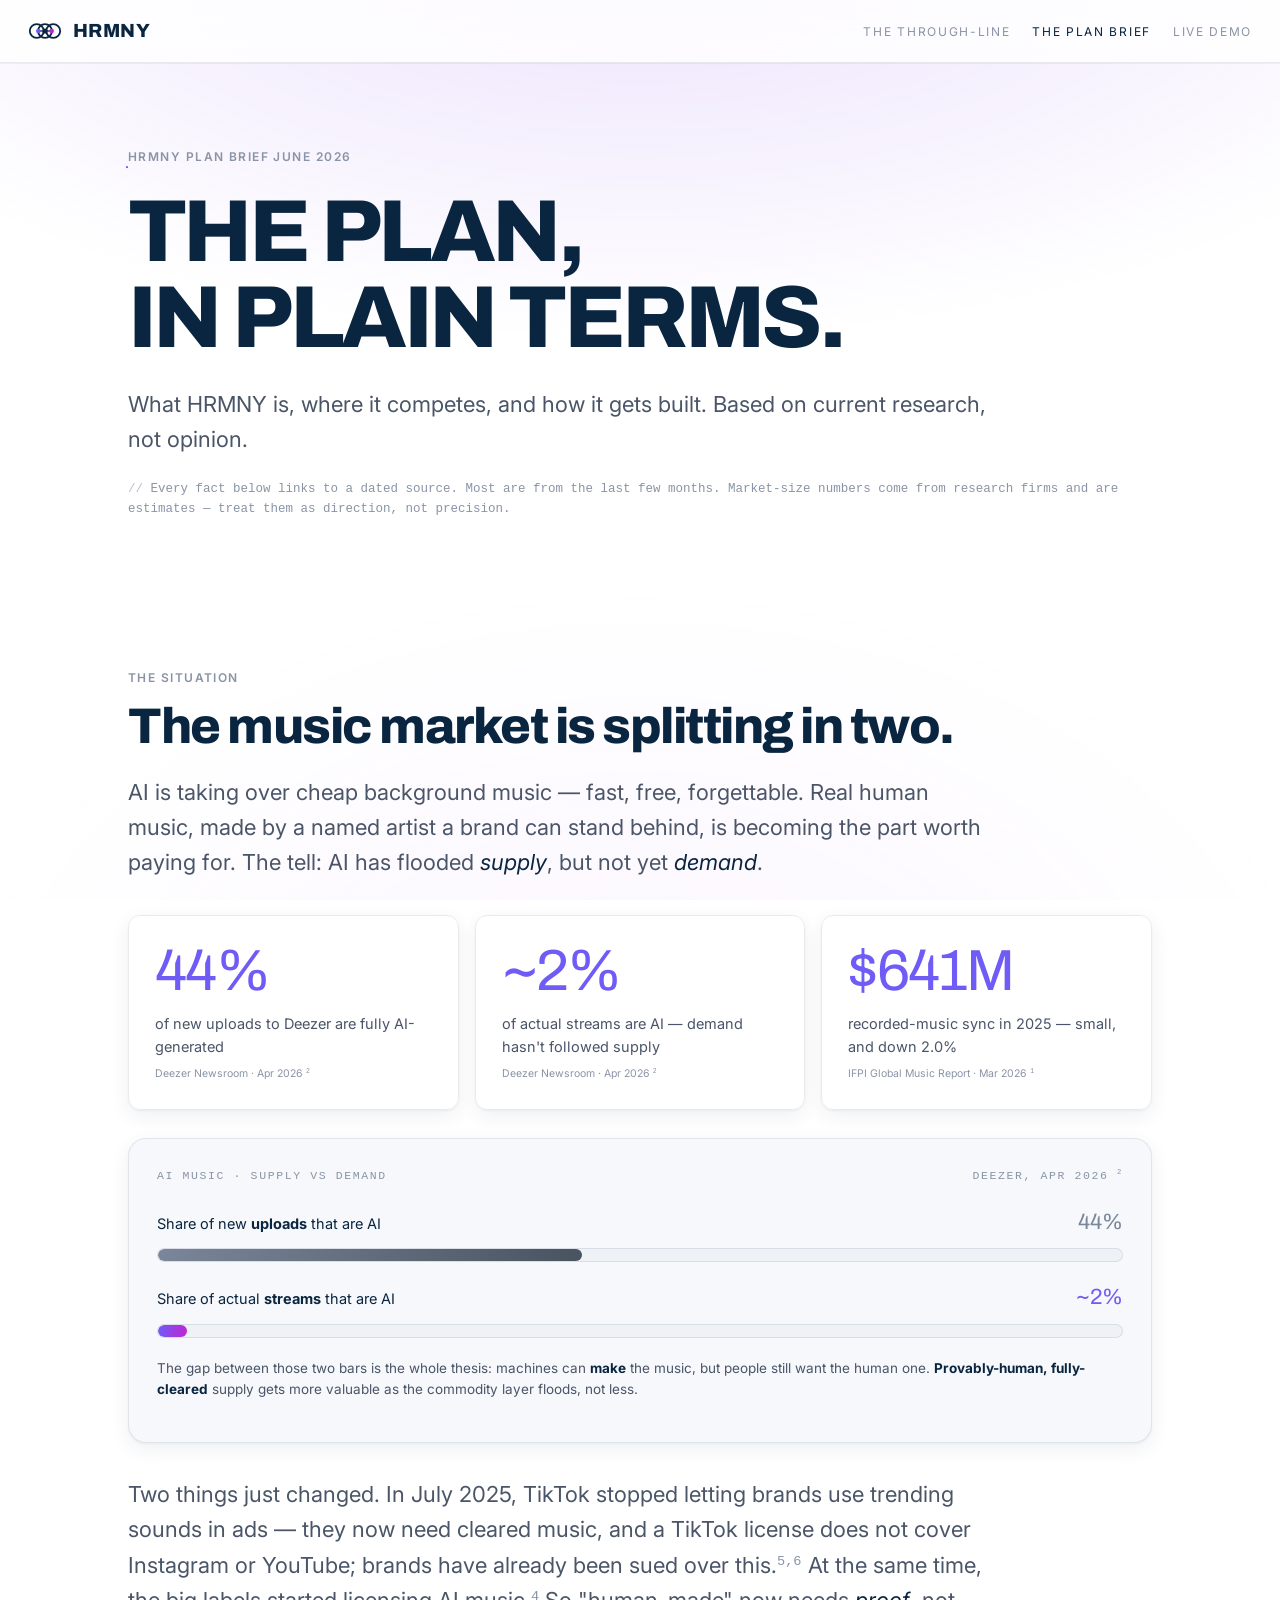
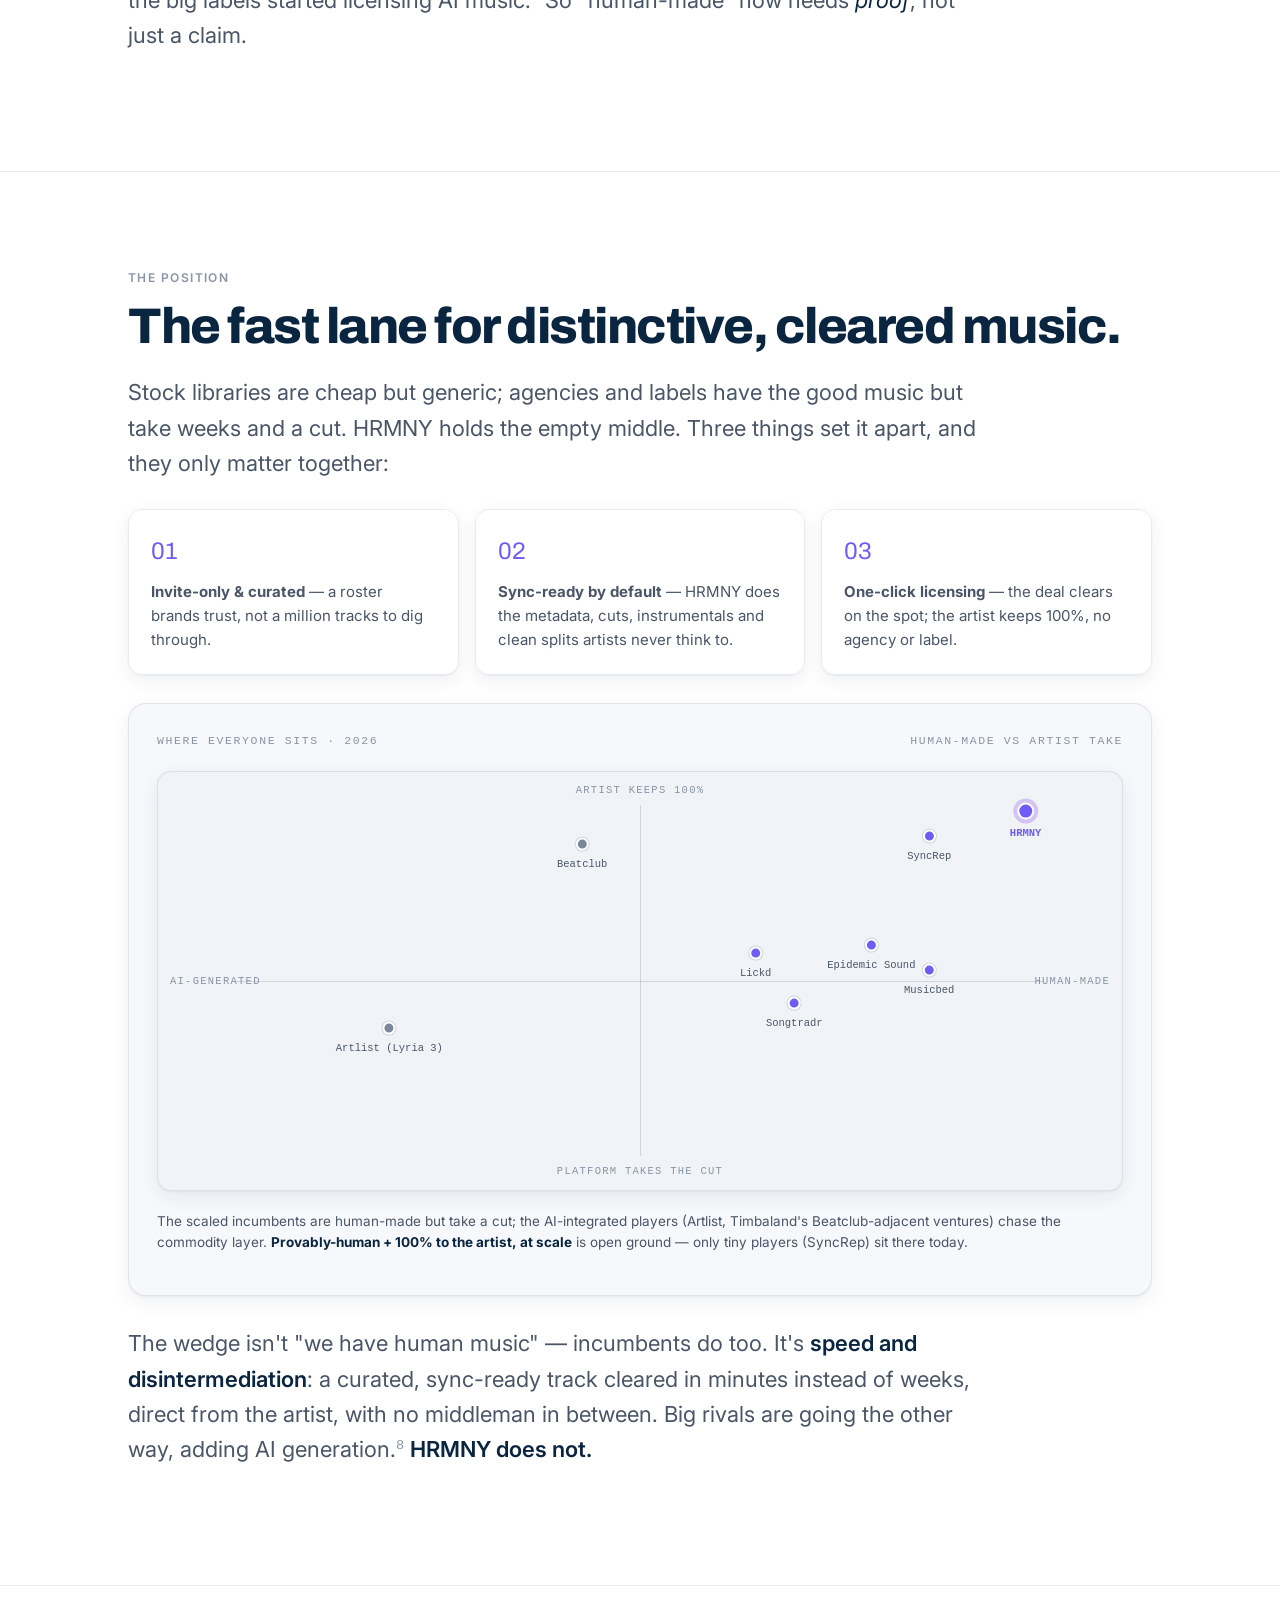
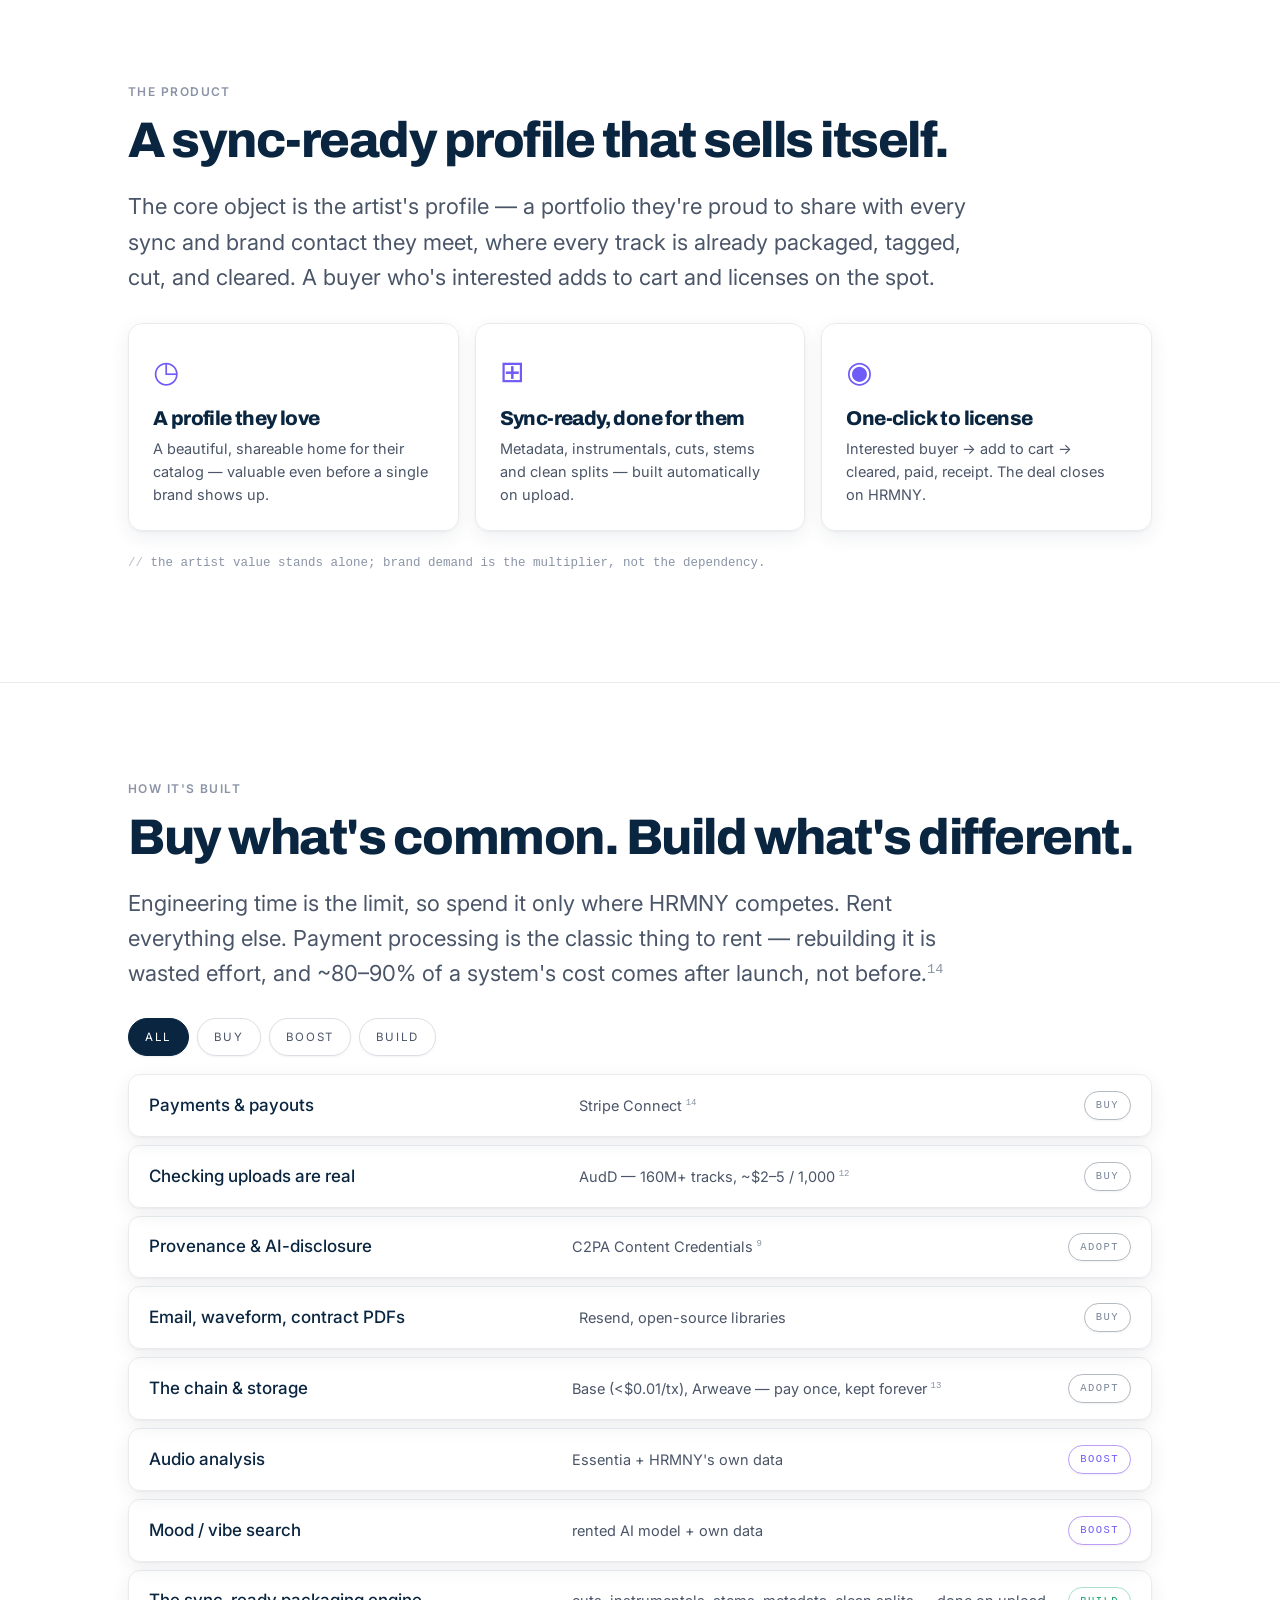
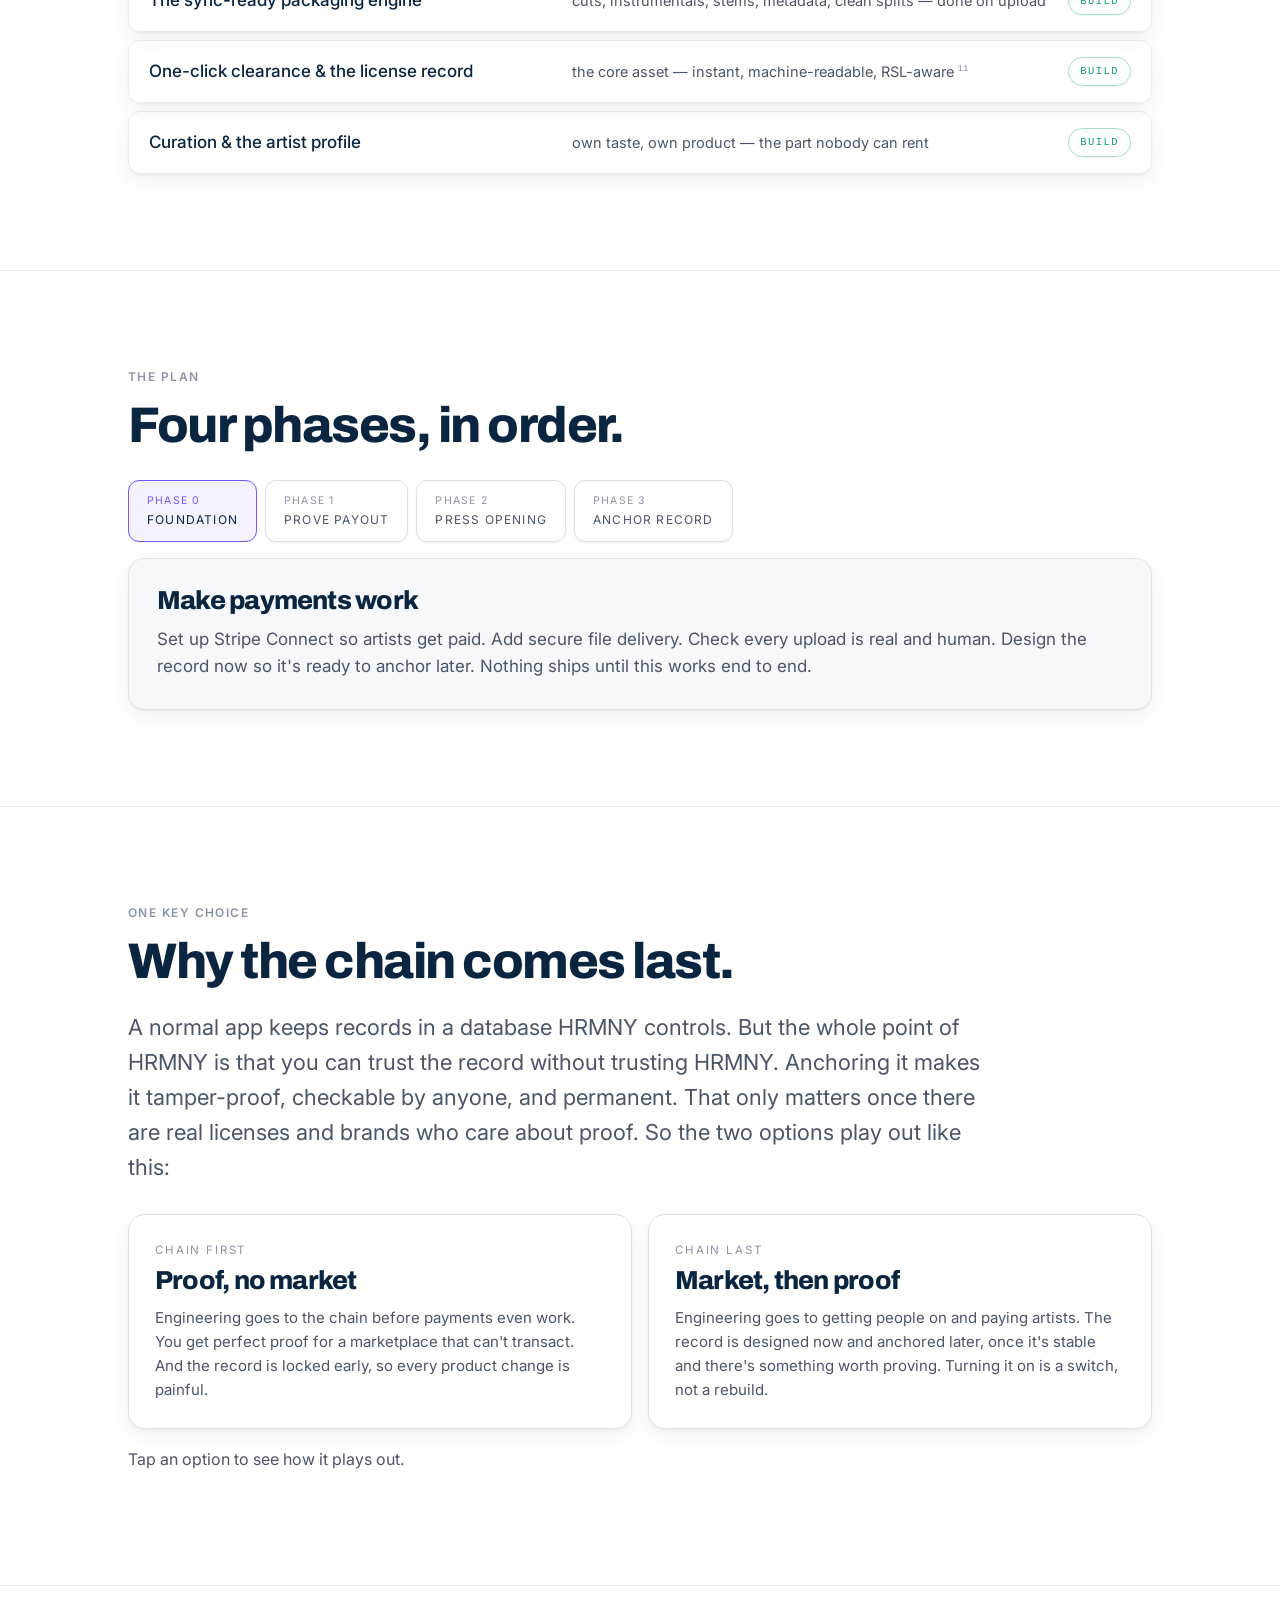
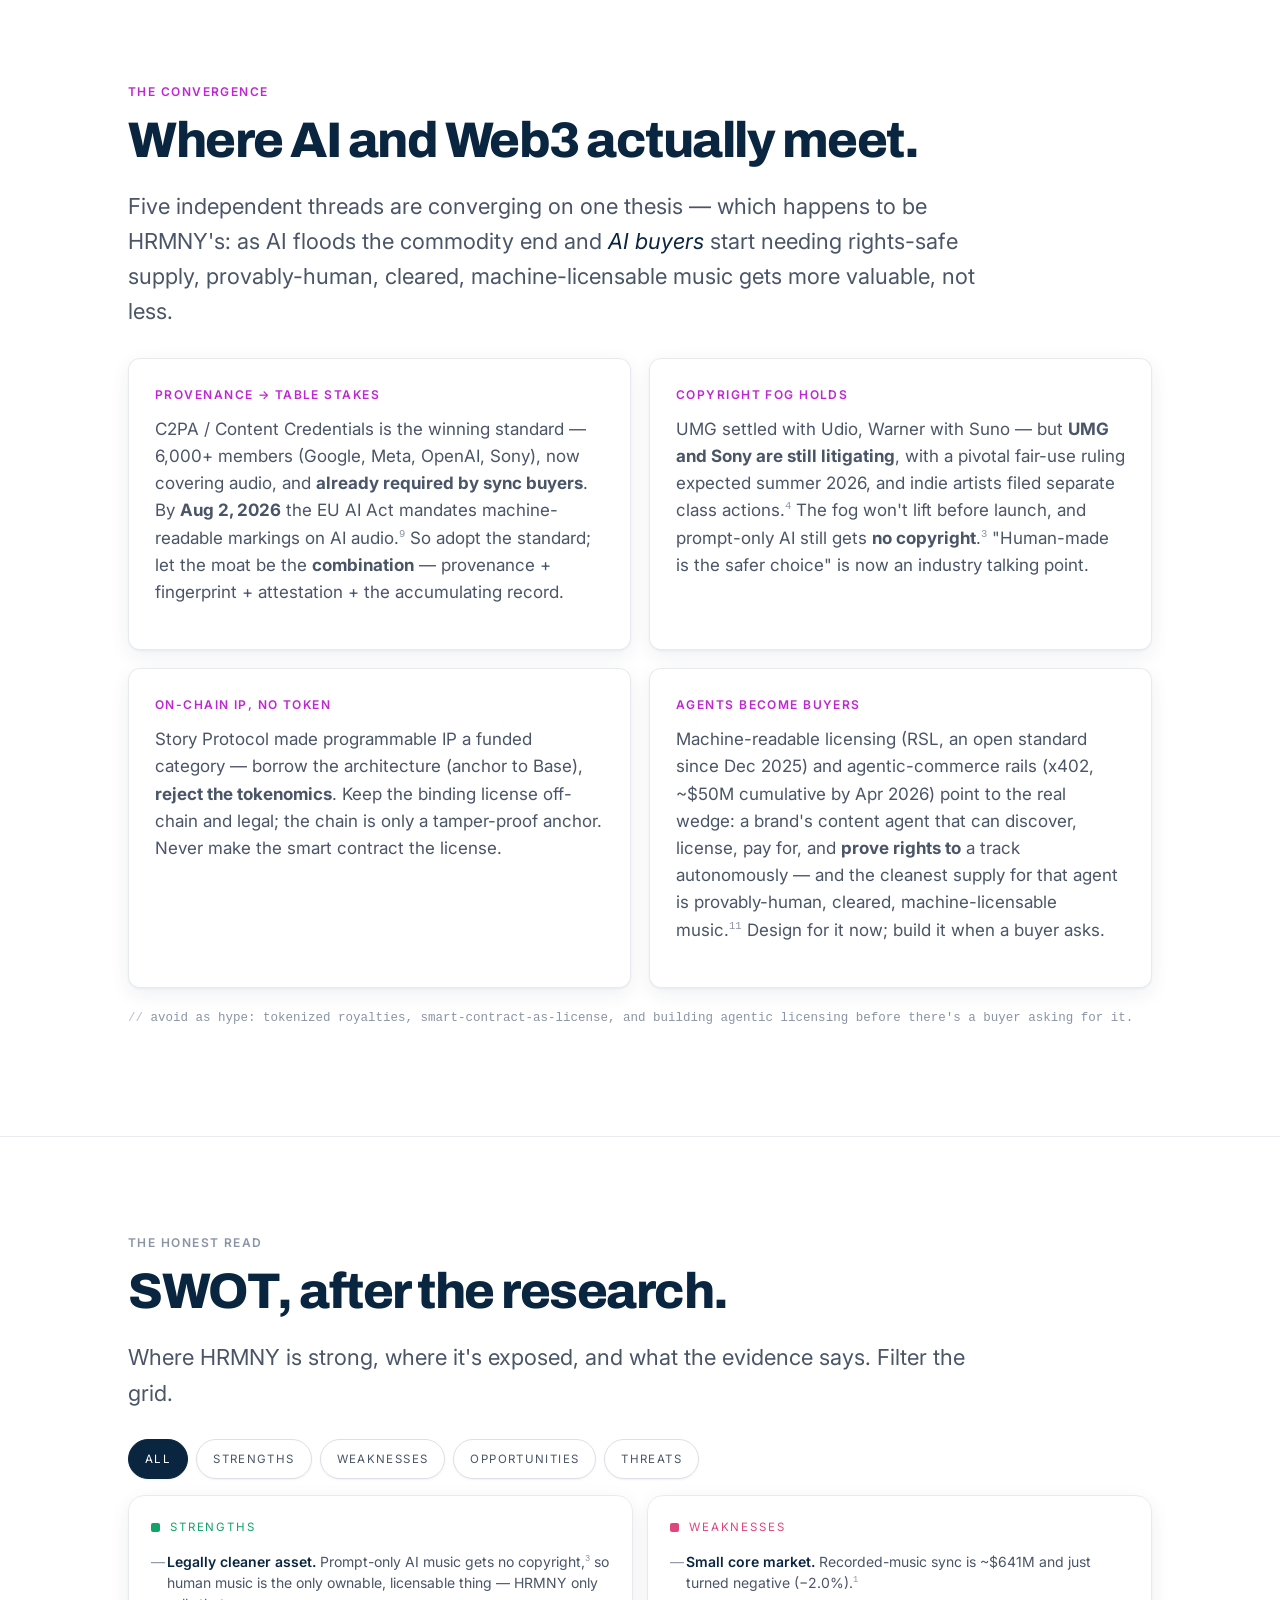
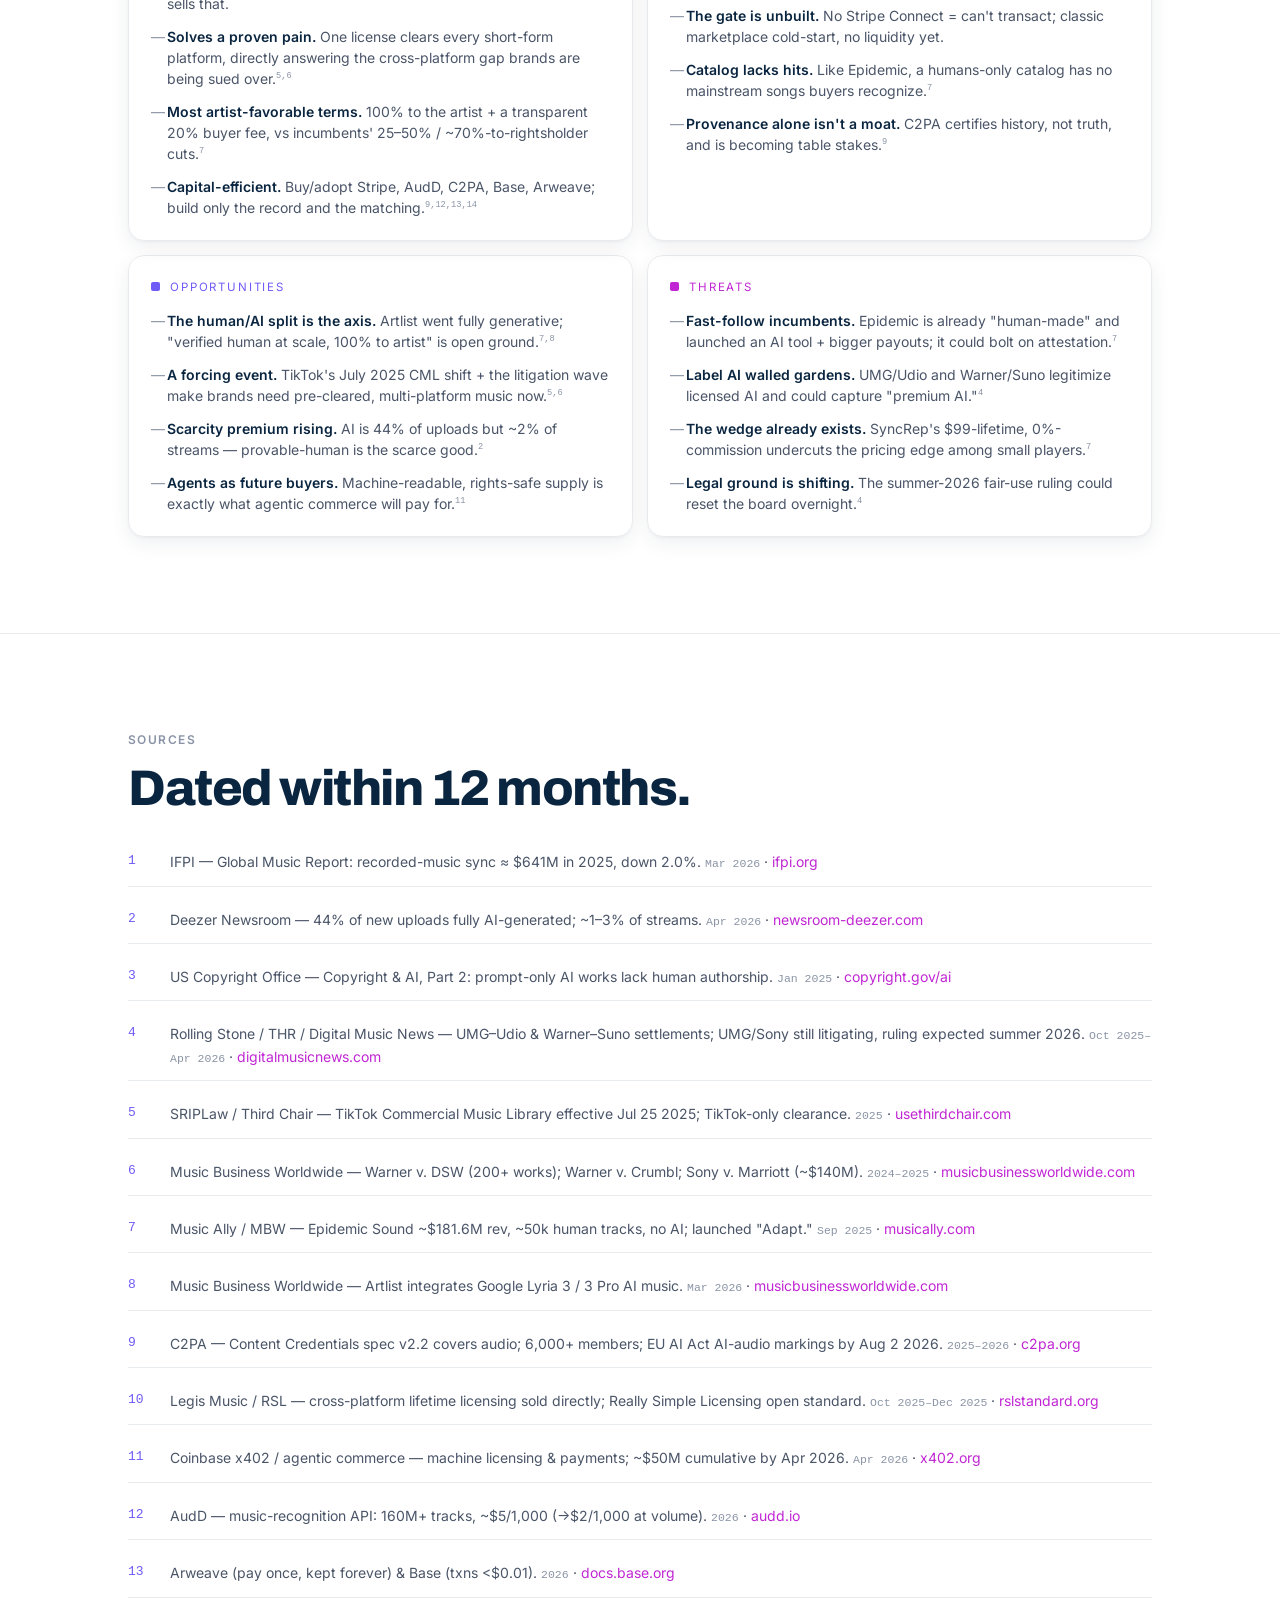
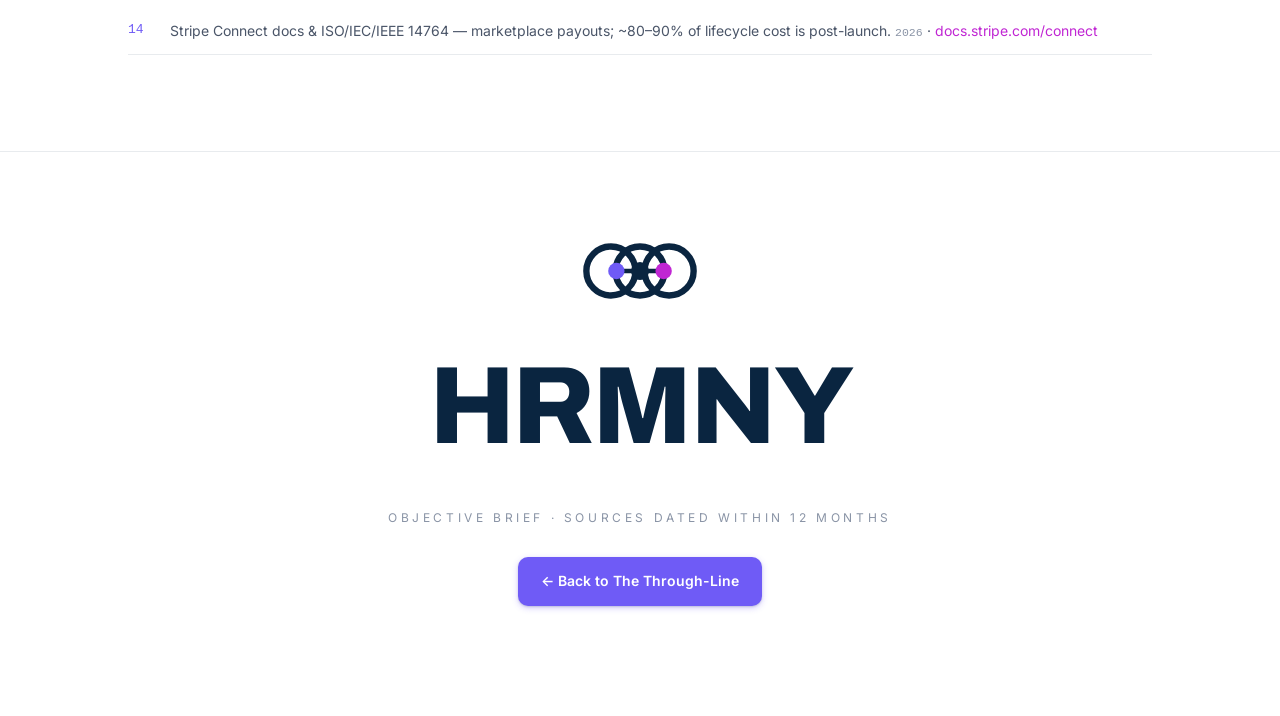
<file: plan.html>
<!DOCTYPE html>
<html lang="en">
<head>
<meta charset="utf-8" />
<meta name="viewport" content="width=device-width, initial-scale=1" />
<title>HRMNY · Plan Brief · June 2026</title>
<meta name="description" content="What HRMNY is, where it competes, and how it gets built. Based on current research, not opinion." />
<script>document.documentElement.classList.add('js');</script>
<link rel="preconnect" href="https://fonts.googleapis.com" />
<link rel="preconnect" href="https://fonts.gstatic.com" crossorigin />
<link href="https://fonts.googleapis.com/css2?family=Archivo:wght@500;600;700;800;900&family=Inter:wght@300;400;500;600&display=swap" rel="stylesheet" />
<link rel="stylesheet" href="assets/styles.css" />
</head>
<body>

<nav class="nav">
  <a class="brand" href="index.html" style="text-decoration:none">
    <svg class="logo-mark" viewBox="0 0 132 72" aria-hidden="true">
      <circle class="ring" cx="34" cy="36" r="27"/><circle class="ring" cx="66" cy="36" r="27"/><circle class="ring" cx="98" cy="36" r="27"/>
      <line x1="40" y1="36" x2="92" y2="36" stroke="currentColor" stroke-width="5"/>
      <circle class="node-l" cx="40" cy="36" r="9"/><circle class="node-c" cx="66" cy="36" r="10"/><circle class="node-r" cx="92" cy="36" r="9"/>
    </svg>
    <b>HRMNY</b>
  </a>
  <div class="nav-links">
    <a href="index.html">The Through-Line</a>
    <a href="plan.html" aria-current="page">The Plan Brief</a>
    <a href="app.html">Live Demo</a>
  </div>
</nav>

<!-- HERO -->
<header class="wrap" style="padding-top:84px;padding-bottom:40px">
  <div class="kicker reveal">HRMNY <span class="dot">·</span> PLAN BRIEF <span class="dot">·</span> JUNE 2026</div>
  <h1 class="display reveal d1" style="margin-top:22px">The plan,<br>in plain terms.</h1>
  <p class="lede reveal d2" style="margin-top:26px">
    What HRMNY is, where it competes, and how it gets built. Based on current
    research, not opinion.
  </p>
  <p class="comment reveal d3" style="margin-top:18px">
    Every fact below links to a dated source. Most are from the last few months.
    Market-size numbers come from research firms and are estimates — treat them as
    direction, not precision.
  </p>
</header>

<!-- THE SITUATION -->
<section>
  <div class="wrap">
    <div class="kicker reveal">The situation</div>
    <h2 class="h-section reveal d1">The music market is splitting in two.</h2>
    <p class="lede reveal d2">
      AI is taking over cheap background music — fast, free, forgettable. Real human
      music, made by a named artist a brand can stand behind, is becoming the part
      worth paying for. The tell: AI has flooded <em>supply</em>, but not yet
      <em>demand</em>.
    </p>

    <div class="stats">
      <div class="stat reveal d1">
        <div class="num" data-count="44" data-suffix="%">44%</div>
        <div class="cap">of new uploads to Deezer are fully AI-generated</div>
        <div class="src">Deezer Newsroom · Apr 2026 <sup>2</sup></div>
      </div>
      <div class="stat reveal d2">
        <div class="num" data-count="2" data-prefix="~" data-suffix="%">~2%</div>
        <div class="cap">of actual streams are AI — demand hasn't followed supply</div>
        <div class="src">Deezer Newsroom · Apr 2026 <sup>2</sup></div>
      </div>
      <div class="stat reveal d3">
        <div class="num">$641M</div>
        <div class="cap">recorded-music sync in 2025 — small, and down 2.0%</div>
        <div class="src">IFPI Global Music Report · Mar 2026 <sup>1</sup></div>
      </div>
    </div>

    <!-- DIAGRAM: supply vs demand -->
    <div class="figure reveal">
      <div class="fig-cap"><span>AI music · supply vs demand</span><span>Deezer, Apr 2026 <sup>2</sup></span></div>
      <div class="cbars">
        <div class="cbar ai">
          <div class="cb-top"><span class="cb-lab">Share of new <b>uploads</b> that are AI</span><span class="cb-val">44%</span></div>
          <div class="cb-track"><div class="cb-fill" style="width:44%"></div></div>
        </div>
        <div class="cbar human">
          <div class="cb-top"><span class="cb-lab">Share of actual <b>streams</b> that are AI</span><span class="cb-val">~2%</span></div>
          <div class="cb-track"><div class="cb-fill" style="width:3%"></div></div>
        </div>
      </div>
      <p class="fig-note">The gap between those two bars is the whole thesis: machines can <b>make</b> the
        music, but people still want the human one. <b>Provably-human, fully-cleared</b> supply gets
        more valuable as the commodity layer floods, not less.</p>
    </div>

    <p class="lede reveal" style="margin-top:34px">
      Two things just changed. In July 2025, TikTok stopped letting brands use trending
      sounds in ads — they now need cleared music, and a TikTok license does not cover
      Instagram or YouTube; brands have already been sued over this.<sup>5,6</sup> At the
      same time, the big labels started licensing AI music.<sup>4</sup> So "human-made"
      now needs <em>proof</em>, not just a claim.
    </p>
  </div>
</section>

<!-- THE POSITION -->
<section>
  <div class="wrap">
    <div class="kicker reveal">The position</div>
    <h2 class="h-section reveal d1">The fast lane for distinctive, cleared music.</h2>
    <p class="lede reveal d2">
      Stock libraries are cheap but generic; agencies and labels have the good music
      but take weeks and a cut. HRMNY holds the empty middle. Three things set it
      apart, and they only matter together:
    </p>

    <div class="diffs">
      <div class="diff reveal d1"><div class="n">01</div><p><b>Invite-only &amp; curated</b> — a roster brands trust, not a million tracks to dig through.</p></div>
      <div class="diff reveal d2"><div class="n">02</div><p><b>Sync-ready by default</b> — HRMNY does the metadata, cuts, instrumentals and clean splits artists never think to.</p></div>
      <div class="diff reveal d3"><div class="n">03</div><p><b>One-click licensing</b> — the deal clears on the spot; the artist keeps 100%, no agency or label.</p></div>
    </div>

    <!-- DIAGRAM: competitive positioning map -->
    <div class="figure reveal">
      <div class="fig-cap"><span>Where everyone sits · 2026</span><span>human-made vs artist take</span></div>
      <div class="posmap">
        <div class="axis x"></div><div class="axis y"></div>
        <div class="axlab left">AI-generated</div>
        <div class="axlab right">Human-made</div>
        <div class="axlab top">Artist keeps 100%</div>
        <div class="axlab bottom">Platform takes the cut</div>
        <div class="dot" style="left:24%;top:64%"><span class="pt"></span><span class="dl">Artlist (Lyria 3)</span></div>
        <div class="dot human" style="left:62%;top:46%"><span class="pt"></span><span class="dl">Lickd</span></div>
        <div class="dot human" style="left:66%;top:58%"><span class="pt"></span><span class="dl">Songtradr</span></div>
        <div class="dot human" style="left:74%;top:44%"><span class="pt"></span><span class="dl">Epidemic Sound</span></div>
        <div class="dot human" style="left:80%;top:50%"><span class="pt"></span><span class="dl">Musicbed</span></div>
        <div class="dot" style="left:44%;top:20%"><span class="pt"></span><span class="dl">Beatclub</span></div>
        <div class="dot human" style="left:80%;top:18%"><span class="pt"></span><span class="dl">SyncRep</span></div>
        <div class="dot hrmny human" style="left:90%;top:12%"><span class="pt"></span><span class="dl">HRMNY</span></div>
      </div>
      <p class="fig-note">The scaled incumbents are human-made but take a cut; the AI-integrated players (Artlist,
        Timbaland's Beatclub-adjacent ventures) chase the commodity layer. <b>Provably-human + 100% to the
        artist, at scale</b> is open ground — only tiny players (SyncRep) sit there today.</p>
    </div>

    <p class="lede reveal" style="margin-top:30px">
      The wedge isn't "we have human music" — incumbents do too. It's <strong>speed and
      disintermediation</strong>: a curated, sync-ready track cleared in minutes instead of
      weeks, direct from the artist, with no middleman in between. Big rivals are going
      the other way, adding AI generation.<sup>8</sup> <strong>HRMNY does not.</strong>
    </p>
  </div>
</section>

<!-- THE PRODUCT -->
<section>
  <div class="wrap">
    <div class="kicker reveal">The product</div>
    <h2 class="h-section reveal d1">A sync-ready profile that sells itself.</h2>
    <p class="lede reveal d2">
      The core object is the artist's profile — a portfolio they're proud to share with
      every sync and brand contact they meet, where every track is already packaged,
      tagged, cut, and cleared. A buyer who's interested adds to cart and licenses on
      the spot.
    </p>
    <div class="product-cards">
      <div class="pcard reveal d1"><div class="pi">◷</div><h3>A profile they love</h3><p>A beautiful, shareable home for their catalog — valuable even before a single brand shows up.</p></div>
      <div class="pcard reveal d2"><div class="pi">⊞</div><h3>Sync-ready, done for them</h3><p>Metadata, instrumentals, cuts, stems and clean splits — built automatically on upload.</p></div>
      <div class="pcard reveal d3"><div class="pi">◉</div><h3>One-click to license</h3><p>Interested buyer → add to cart → cleared, paid, receipt. The deal closes on HRMNY.</p></div>
    </div>
    <p class="comment reveal" style="margin-top:22px">the artist value stands alone; brand demand is the multiplier, not the dependency.</p>
  </div>
</section>

<!-- HOW IT'S BUILT -->
<section>
  <div class="wrap">
    <div class="kicker reveal">How it's built</div>
    <h2 class="h-section reveal d1">Buy what's common. Build what's different.</h2>
    <p class="lede reveal d2">
      Engineering time is the limit, so spend it only where HRMNY competes. Rent
      everything else. Payment processing is the classic thing to rent — rebuilding it
      is wasted effort, and ~80–90% of a system's cost comes after launch, not
      before.<sup>14</sup>
    </p>

    <input class="vh" type="radio" name="ftab" id="f-all" checked>
    <input class="vh" type="radio" name="ftab" id="f-buy">
    <input class="vh" type="radio" name="ftab" id="f-boost">
    <input class="vh" type="radio" name="ftab" id="f-build">
    <div class="filter-tabs reveal d2">
      <label class="ftab" for="f-all">All</label>
      <label class="ftab" for="f-buy">Buy</label>
      <label class="ftab" for="f-boost">Boost</label>
      <label class="ftab" for="f-build">Build</label>
    </div>
    <div class="build-table reveal d2">
      <div class="brow" data-cat="buy"><div class="what">Payments &amp; payouts</div><div class="how">Stripe Connect <sup>14</sup></div><span class="chip buy">Buy</span></div>
      <div class="brow" data-cat="buy"><div class="what">Checking uploads are real</div><div class="how">AudD — 160M+ tracks, ~$2–5 / 1,000 <sup>12</sup></div><span class="chip buy">Buy</span></div>
      <div class="brow" data-cat="buy"><div class="what">Provenance &amp; AI-disclosure</div><div class="how">C2PA Content Credentials <sup>9</sup></div><span class="chip buy">Adopt</span></div>
      <div class="brow" data-cat="buy"><div class="what">Email, waveform, contract PDFs</div><div class="how">Resend, open-source libraries</div><span class="chip buy">Buy</span></div>
      <div class="brow" data-cat="buy"><div class="what">The chain &amp; storage</div><div class="how">Base (&lt;$0.01/tx), Arweave — pay once, kept forever <sup>13</sup></div><span class="chip buy">Adopt</span></div>
      <div class="brow" data-cat="boost"><div class="what">Audio analysis</div><div class="how">Essentia + HRMNY's own data</div><span class="chip boost">Boost</span></div>
      <div class="brow" data-cat="boost"><div class="what">Mood / vibe search</div><div class="how">rented AI model + own data</div><span class="chip boost">Boost</span></div>
      <div class="brow" data-cat="build"><div class="what">The sync-ready packaging engine</div><div class="how">cuts, instrumentals, stems, metadata, clean splits — done on upload</div><span class="chip build">Build</span></div>
      <div class="brow" data-cat="build"><div class="what">One-click clearance &amp; the license record</div><div class="how">the core asset — instant, machine-readable, RSL-aware <sup>11</sup></div><span class="chip build">Build</span></div>
      <div class="brow" data-cat="build"><div class="what">Curation &amp; the artist profile</div><div class="how">own taste, own product — the part nobody can rent</div><span class="chip build">Build</span></div>
    </div>
  </div>
</section>

<!-- THE PLAN -->
<section>
  <div class="wrap">
    <div class="kicker reveal">The plan</div>
    <h2 class="h-section reveal d1">Four phases, in order.</h2>

    <input class="vh" type="radio" name="ptab" id="p-0" checked>
    <input class="vh" type="radio" name="ptab" id="p-1">
    <input class="vh" type="radio" name="ptab" id="p-2">
    <input class="vh" type="radio" name="ptab" id="p-3">
    <div class="phases reveal d2">
      <div class="phase-tabs">
        <label class="ptab" for="p-0"><span class="pn">Phase 0</span>Foundation</label>
        <label class="ptab" for="p-1"><span class="pn">Phase 1</span>Prove payout</label>
        <label class="ptab" for="p-2"><span class="pn">Phase 2</span>Press opening</label>
        <label class="ptab" for="p-3"><span class="pn">Phase 3</span>Anchor record</label>
      </div>
      <div class="phase-body">
        <div class="phase-panel pp-0"><h3>Make payments work</h3><p>Set up Stripe Connect so artists get paid. Add secure file delivery. Check every upload is real and human. Design the record now so it's ready to anchor later. Nothing ships until this works end to end.</p></div>
        <div class="phase-panel pp-1"><h3>Prove the payout promise</h3><p>Onboard a first cohort through managers. Prove artists actually get paid, reliably, and that clearance integrity holds under real licenses. Trust is earned with completed transactions, not promises.</p></div>
        <div class="phase-panel pp-2"><h3>Press the opening</h3><p>Lean into the two open windows — TikTok's cleared-music shift and the human-vs-AI split. Scale payout-ready supply and brand demand while the timing advantage lasts.</p></div>
        <div class="phase-panel pp-3"><h3>Anchor the record</h3><p>Flip the switch: anchor the now-stable license and provenance record on Base, store contracts on Arweave. Proof turns on once there's something worth proving — a rebuild avoided, not deferred.</p></div>
      </div>
    </div>
  </div>
</section>

<!-- ONE KEY CHOICE -->
<section>
  <div class="wrap">
    <div class="kicker reveal">One key choice</div>
    <h2 class="h-section reveal d1">Why the chain comes last.</h2>
    <p class="lede reveal d2">
      A normal app keeps records in a database HRMNY controls. But the whole point of
      HRMNY is that you can trust the record without trusting HRMNY. Anchoring it makes
      it tamper-proof, checkable by anyone, and permanent. That only matters once there
      are real licenses and brands who care about proof. So the two options play out
      like this:
    </p>

    <div class="choice-wrap reveal d2">
      <input class="vh opt-input" type="radio" name="opt" id="opt-first">
      <input class="vh opt-input" type="radio" name="opt" id="opt-last">
      <div class="choice">
        <label class="opt first" for="opt-first">
          <div class="ot">Chain first</div><h3>Proof, no market</h3>
          <p>Engineering goes to the chain before payments even work. You get perfect proof for a marketplace that can't transact. And the record is locked early, so every product change is painful.</p>
        </label>
        <label class="opt last" for="opt-last">
          <div class="ot">Chain last</div><h3>Market, then proof</h3>
          <p>Engineering goes to getting people on and paying artists. The record is designed now and anchored later, once it's stable and there's something worth proving. Turning it on is a switch, not a rebuild.</p>
        </label>
      </div>
      <p class="verdict">
        <span class="v v-default">Tap an option to see how it plays out.</span>
        <span class="v v-first">Engineering goes to the chain before the marketplace can transact. Perfect proof, no market — and the record locks early, so every product change hurts.</span>
        <span class="v v-last"><b>Chain last wins.</b> Build trust infrastructure when trust is the problem. Early on, the problem is getting started — not proving anything.</span>
      </p>
    </div>
  </div>
</section>

<!-- THE CONVERGENCE (new research thread) -->
<section>
  <div class="wrap">
    <div class="kicker reveal" style="color:var(--chain)">The convergence</div>
    <h2 class="h-section reveal d1">Where AI and Web3 actually meet.</h2>
    <p class="lede reveal d2">
      Five independent threads are converging on one thesis — which happens to be
      HRMNY's: as AI floods the commodity end and <em>AI buyers</em> start needing
      rights-safe supply, provably-human, cleared, machine-licensable music gets more
      valuable, not less.
    </p>

    <div class="grid grid-2 reveal d2" style="margin-top:28px">
      <div class="card">
        <div class="pillar-tag" style="color:var(--chain)">Provenance → table stakes</div>
        <p class="muted" style="margin-top:12px">C2PA / Content Credentials is the winning standard — 6,000+ members (Google, Meta, OpenAI, Sony), now covering audio, and <b>already required by sync buyers</b>. By <b>Aug 2, 2026</b> the EU AI Act mandates machine-readable markings on AI audio.<sup>9</sup> So adopt the standard; let the moat be the <b>combination</b> — provenance + fingerprint + attestation + the accumulating record.</p>
      </div>
      <div class="card">
        <div class="pillar-tag" style="color:var(--chain)">Copyright fog holds</div>
        <p class="muted" style="margin-top:12px">UMG settled with Udio, Warner with Suno — but <b>UMG and Sony are still litigating</b>, with a pivotal fair-use ruling expected summer 2026, and indie artists filed separate class actions.<sup>4</sup> The fog won't lift before launch, and prompt-only AI still gets <b>no copyright</b>.<sup>3</sup> "Human-made is the safer choice" is now an industry talking point.</p>
      </div>
      <div class="card">
        <div class="pillar-tag" style="color:var(--chain)">On-chain IP, no token</div>
        <p class="muted" style="margin-top:12px">Story Protocol made programmable IP a funded category — borrow the architecture (anchor to Base), <b>reject the tokenomics</b>. Keep the binding license off-chain and legal; the chain is only a tamper-proof anchor. Never make the smart contract the license.</p>
      </div>
      <div class="card">
        <div class="pillar-tag" style="color:var(--chain)">Agents become buyers</div>
        <p class="muted" style="margin-top:12px">Machine-readable licensing (RSL, an open standard since Dec 2025) and agentic-commerce rails (x402, ~$50M cumulative by Apr 2026) point to the real wedge: a brand's content agent that can discover, license, pay for, and <b>prove rights to</b> a track autonomously — and the cleanest supply for that agent is provably-human, cleared, machine-licensable music.<sup>11</sup> Design for it now; build it when a buyer asks.</p>
      </div>
    </div>
    <p class="comment reveal" style="margin-top:20px">
      avoid as hype: tokenized royalties, smart-contract-as-license, and building agentic
      licensing before there's a buyer asking for it.
    </p>
  </div>
</section>

<!-- SWOT -->
<section>
  <div class="wrap">
    <div class="kicker reveal">The honest read</div>
    <h2 class="h-section reveal d1">SWOT, after the research.</h2>
    <p class="lede reveal d2">Where HRMNY is strong, where it's exposed, and what the evidence says. Filter the grid.</p>

    <div class="swot-wrap reveal d2">
      <input class="vh swot-input" type="radio" name="swot" id="sw-all" checked>
      <input class="vh swot-input" type="radio" name="swot" id="sw-s">
      <input class="vh swot-input" type="radio" name="swot" id="sw-w">
      <input class="vh swot-input" type="radio" name="swot" id="sw-o">
      <input class="vh swot-input" type="radio" name="swot" id="sw-t">
      <div class="swot">
        <div class="swot-tabs">
          <label class="stab" for="sw-all">All</label>
          <label class="stab" for="sw-s">Strengths</label>
          <label class="stab" for="sw-w">Weaknesses</label>
          <label class="stab" for="sw-o">Opportunities</label>
          <label class="stab" for="sw-t">Threats</label>
        </div>
        <div class="swot-grid">
          <div class="quad s">
            <div class="qh">Strengths</div>
            <ul>
              <li><b>Legally cleaner asset.</b> Prompt-only AI music gets no copyright,<sup>3</sup> so human music is the only ownable, licensable thing — HRMNY only sells that.</li>
              <li><b>Solves a proven pain.</b> One license clears every short-form platform, directly answering the cross-platform gap brands are being sued over.<sup>5,6</sup></li>
              <li><b>Most artist-favorable terms.</b> 100% to the artist + a transparent 20% buyer fee, vs incumbents' 25–50% / ~70%-to-rightsholder cuts.<sup>7</sup></li>
              <li><b>Capital-efficient.</b> Buy/adopt Stripe, AudD, C2PA, Base, Arweave; build only the record and the matching.<sup>9,12,13,14</sup></li>
            </ul>
          </div>
          <div class="quad w">
            <div class="qh">Weaknesses</div>
            <ul>
              <li><b>Small core market.</b> Recorded-music sync is ~$641M and just turned negative (−2.0%).<sup>1</sup></li>
              <li><b>The gate is unbuilt.</b> No Stripe Connect = can't transact; classic marketplace cold-start, no liquidity yet.</li>
              <li><b>Catalog lacks hits.</b> Like Epidemic, a humans-only catalog has no mainstream songs buyers recognize.<sup>7</sup></li>
              <li><b>Provenance alone isn't a moat.</b> C2PA certifies history, not truth, and is becoming table stakes.<sup>9</sup></li>
            </ul>
          </div>
          <div class="quad o">
            <div class="qh">Opportunities</div>
            <ul>
              <li><b>The human/AI split is the axis.</b> Artlist went fully generative; "verified human at scale, 100% to artist" is open ground.<sup>7,8</sup></li>
              <li><b>A forcing event.</b> TikTok's July 2025 CML shift + the litigation wave make brands need pre-cleared, multi-platform music now.<sup>5,6</sup></li>
              <li><b>Scarcity premium rising.</b> AI is 44% of uploads but ~2% of streams — provable-human is the scarce good.<sup>2</sup></li>
              <li><b>Agents as future buyers.</b> Machine-readable, rights-safe supply is exactly what agentic commerce will pay for.<sup>11</sup></li>
            </ul>
          </div>
          <div class="quad t">
            <div class="qh">Threats</div>
            <ul>
              <li><b>Fast-follow incumbents.</b> Epidemic is already "human-made" and launched an AI tool + bigger payouts; it could bolt on attestation.<sup>7</sup></li>
              <li><b>Label AI walled gardens.</b> UMG/Udio and Warner/Suno legitimize licensed AI and could capture "premium AI."<sup>4</sup></li>
              <li><b>The wedge already exists.</b> SyncRep's $99-lifetime, 0%-commission undercuts the pricing edge among small players.<sup>7</sup></li>
              <li><b>Legal ground is shifting.</b> The summer-2026 fair-use ruling could reset the board overnight.<sup>4</sup></li>
            </ul>
          </div>
        </div>
      </div>
    </div>
  </div>
</section>

<!-- SOURCES -->
<section>
  <div class="wrap">
    <div class="kicker reveal">Sources</div>
    <h2 class="h-section reveal d1">Dated within 12 months.</h2>
    <ol class="sources reveal d2">
      <li><span>IFPI — Global Music Report: recorded-music sync ≈ $641M in 2025, down 2.0%. <span class="date">Mar 2026</span> · <a href="https://www.ifpi.org/" target="_blank" rel="noopener">ifpi.org</a></span></li>
      <li><span>Deezer Newsroom — 44% of new uploads fully AI-generated; ~1–3% of streams. <span class="date">Apr 2026</span> · <a href="https://newsroom-deezer.com/2026/04/ai-generated-tracks-represent-44-of-new-uploaded-music/" target="_blank" rel="noopener">newsroom-deezer.com</a></span></li>
      <li><span>US Copyright Office — Copyright &amp; AI, Part 2: prompt-only AI works lack human authorship. <span class="date">Jan 2025</span> · <a href="https://www.copyright.gov/ai/" target="_blank" rel="noopener">copyright.gov/ai</a></span></li>
      <li><span>Rolling Stone / THR / Digital Music News — UMG–Udio &amp; Warner–Suno settlements; UMG/Sony still litigating, ruling expected summer 2026. <span class="date">Oct 2025–Apr 2026</span> · <a href="https://www.digitalmusicnews.com/2026/04/09/suno-universal-music-lawsuit-settlement-impasse/" target="_blank" rel="noopener">digitalmusicnews.com</a></span></li>
      <li><span>SRIPLaw / Third Chair — TikTok Commercial Music Library effective Jul 25 2025; TikTok-only clearance. <span class="date">2025</span> · <a href="https://usethirdchair.com/blog/tiktok-commercial-music-library-what-it-covers-and-what-it-doesn-t" target="_blank" rel="noopener">usethirdchair.com</a></span></li>
      <li><span>Music Business Worldwide — Warner v. DSW (200+ works); Warner v. Crumbl; Sony v. Marriott (~$140M). <span class="date">2024–2025</span> · <a href="https://www.musicbusinessworldwide.com/" target="_blank" rel="noopener">musicbusinessworldwide.com</a></span></li>
      <li><span>Music Ally / MBW — Epidemic Sound ~$181.6M rev, ~50k human tracks, no AI; launched "Adapt." <span class="date">Sep 2025</span> · <a href="https://musically.com/2025/09/18/epidemic-sound-launches-an-ai-tool-to-adapt-human-made-music/" target="_blank" rel="noopener">musically.com</a></span></li>
      <li><span>Music Business Worldwide — Artlist integrates Google Lyria 3 / 3 Pro AI music. <span class="date">Mar 2026</span> · <a href="https://www.musicbusinessworldwide.com/" target="_blank" rel="noopener">musicbusinessworldwide.com</a></span></li>
      <li><span>C2PA — Content Credentials spec v2.2 covers audio; 6,000+ members; EU AI Act AI-audio markings by Aug 2 2026. <span class="date">2025–2026</span> · <a href="https://c2pa.org/" target="_blank" rel="noopener">c2pa.org</a></span></li>
      <li><span>Legis Music / RSL — cross-platform lifetime licensing sold directly; Really Simple Licensing open standard. <span class="date">Oct 2025–Dec 2025</span> · <a href="https://rslstandard.org/" target="_blank" rel="noopener">rslstandard.org</a></span></li>
      <li><span>Coinbase x402 / agentic commerce — machine licensing &amp; payments; ~$50M cumulative by Apr 2026. <span class="date">Apr 2026</span> · <a href="https://www.x402.org/" target="_blank" rel="noopener">x402.org</a></span></li>
      <li><span>AudD — music-recognition API: 160M+ tracks, ~$5/1,000 (→$2/1,000 at volume). <span class="date">2026</span> · <a href="https://audd.io" target="_blank" rel="noopener">audd.io</a></span></li>
      <li><span>Arweave (pay once, kept forever) &amp; Base (txns &lt;$0.01). <span class="date">2026</span> · <a href="https://docs.base.org/" target="_blank" rel="noopener">docs.base.org</a></span></li>
      <li><span>Stripe Connect docs &amp; ISO/IEC/IEEE 14764 — marketplace payouts; ~80–90% of lifecycle cost is post-launch. <span class="date">2026</span> · <a href="https://docs.stripe.com/connect" target="_blank" rel="noopener">docs.stripe.com/connect</a></span></li>
    </ol>
  </div>
</section>

<footer class="foot">
  <div class="wrap">
    <svg class="logo-mark" viewBox="0 0 132 72" aria-hidden="true">
      <circle class="ring" cx="34" cy="36" r="27"/><circle class="ring" cx="66" cy="36" r="27"/><circle class="ring" cx="98" cy="36" r="27"/>
      <line x1="40" y1="36" x2="92" y2="36" stroke="currentColor" stroke-width="5"/>
      <circle class="node-l" cx="40" cy="36" r="9"/><circle class="node-c" cx="66" cy="36" r="10"/><circle class="node-r" cx="92" cy="36" r="9"/>
    </svg>
    <div class="big">HRMNY</div>
    <div class="sub">Objective brief · sources dated within 12 months</div>
    <div style="margin-top:30px"><a class="btn" href="index.html">← Back to The Through-Line</a></div>
  </div>
</footer>

<script src="assets/app.js"></script>
</body>
</html>
</file>
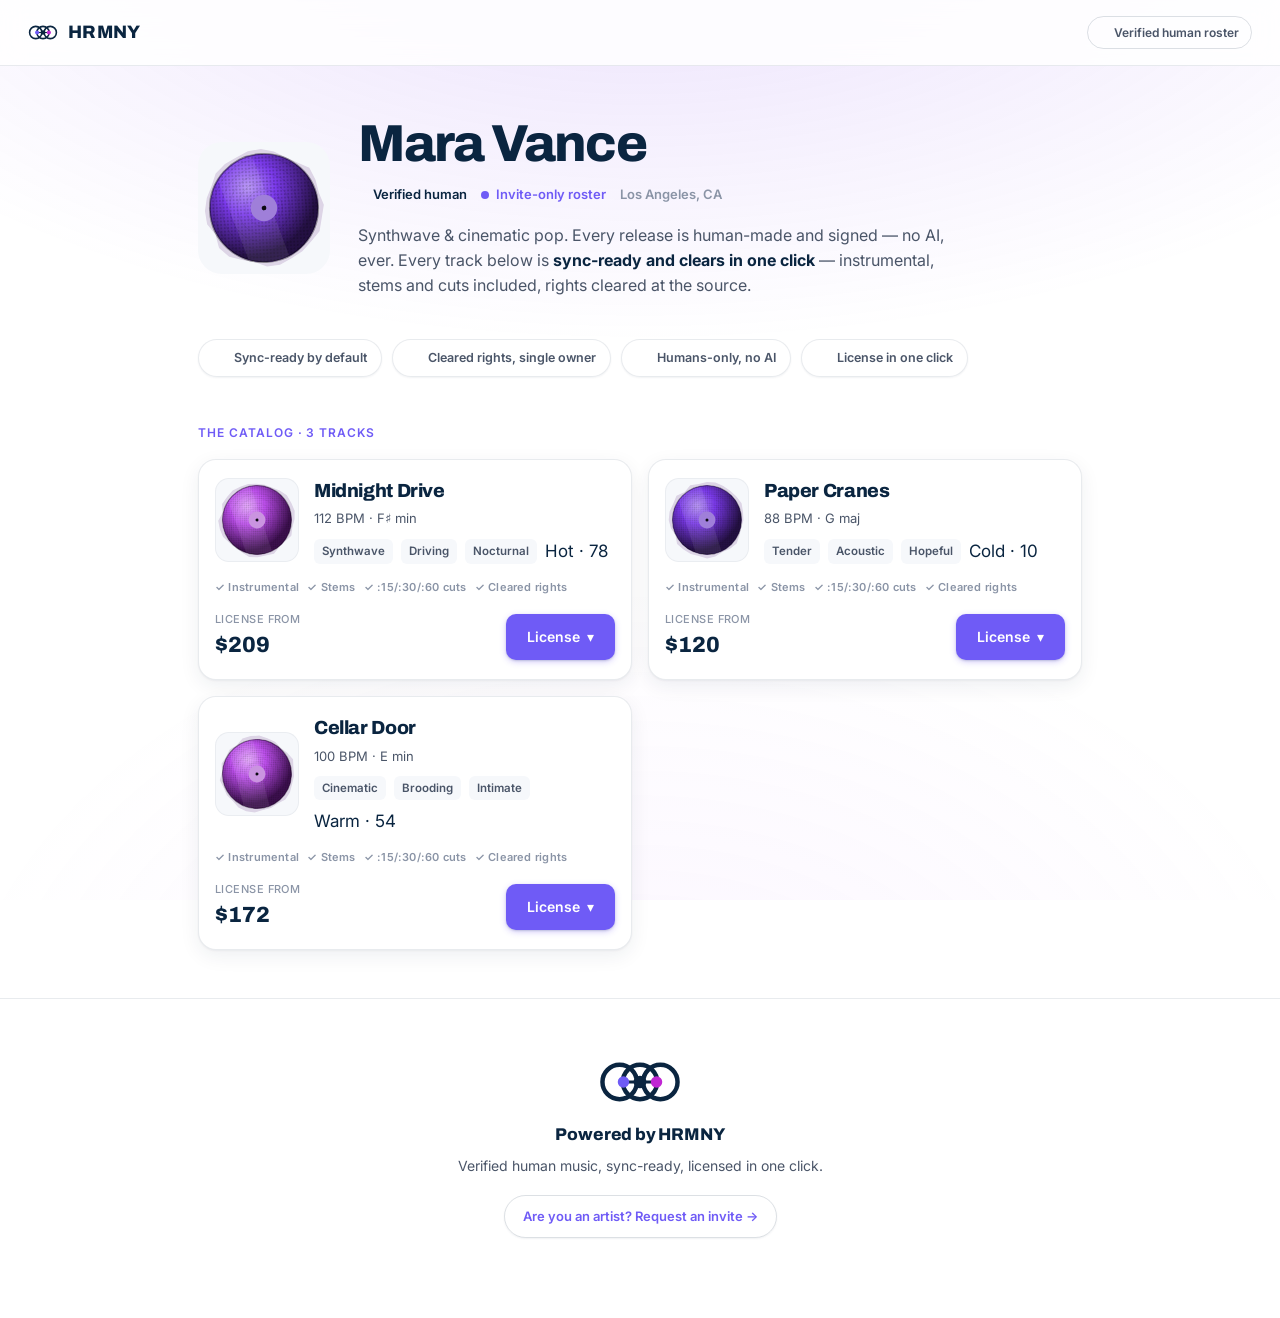
<file: portfolio.html>
<!DOCTYPE html>
<html lang="en">
<head>
<meta charset="utf-8" />
<meta name="viewport" content="width=device-width, initial-scale=1" />
<title>Mara Vance · HRMNY</title>
<meta name="description" content="Mara Vance on HRMNY — a sync-ready catalog of verified-human music, cleared and licensable in one click." />
<link rel="preconnect" href="https://fonts.googleapis.com" />
<link rel="preconnect" href="https://fonts.gstatic.com" crossorigin />
<link href="https://fonts.googleapis.com/css2?family=Archivo:wght@500;600;700;800;900&family=Inter:wght@300;400;500;600&display=swap" rel="stylesheet" />
<link rel="stylesheet" href="assets/styles.css" />
<link rel="stylesheet" href="assets/portfolio.css" />
</head>
<body>
<div class="pf-page">
  <div class="pf-bar">
    <a class="brand" href="index.html" style="text-decoration:none"><svg class="logo-mark" viewBox="0 0 132 72" aria-hidden="true"><circle class="ring" cx="34" cy="36" r="27"/><circle class="ring" cx="66" cy="36" r="27"/><circle class="ring" cx="98" cy="36" r="27"/><line x1="40" y1="36" x2="92" y2="36" stroke="currentColor" stroke-width="5"/><circle class="node-l" cx="40" cy="36" r="9"/><circle class="node-c" cx="66" cy="36" r="10"/><circle class="node-r" cx="92" cy="36" r="9"/></svg><b>HRMNY</b></a>
    <span class="pf-trust"><span class="vdot"></span>Verified human roster</span>
  </div>

  <div class="pf-wrap">
    <div class="pf-hero">
      <span class="pf-avatar"><svg class="cover" viewBox="0 0 100 100" preserveAspectRatio="xMidYMid meet" aria-hidden="true"><defs><radialGradient id="cmarag" cx="36%" cy="30%" r="64%"><stop offset="0" stop-color="#b591f7"/><stop offset="0.4" stop-color="#7c3aed"/><stop offset="1" stop-color="#241043"/></radialGradient><pattern id="cmarah" width="2.6" height="2.6" patternUnits="userSpaceOnUse"><circle cx="1.3" cy="1.3" r="0.82" fill="#000"/></pattern><clipPath id="cmarac"><circle cx="50" cy="50" r="41"/></clipPath></defs><g transform="rotate(-3.0 50 50)"><path d="M95.4,50.0 L93.3,59.9 L91.1,69.8 L84.3,77.3 L77.3,84.2 L68.9,89.2 L59.9,93.5 L50.0,94.4 L40.7,90.5 L31.5,88.4 L21.7,85.5 L14.4,78.4 L12.2,68.2 L6.3,60.0 L5.2,50.0 L7.1,40.2 L11.2,31.3 L14.8,21.9 L22.2,15.2 L31.0,10.6 L40.0,6.4 L50.0,5.2 L59.7,7.6 L68.2,12.3 L76.6,16.6 L85.9,21.4 L90.1,30.7 L92.1,40.4 Z" fill="#ddd5e6"/><circle cx="50" cy="50" r="41" fill="#7c3aed"/><circle cx="50" cy="50" r="41" fill="url(#cmarag)"/><g clip-path="url(#cmarac)"><rect width="100" height="100" fill="url(#cmarah)" opacity="0.2"/><circle cx="50" cy="50" r="14" fill="none" stroke="#000" stroke-opacity="0.13" stroke-width="0.5"/><circle cx="50" cy="50" r="20" fill="none" stroke="#000" stroke-opacity="0.13" stroke-width="0.5"/><circle cx="50" cy="50" r="26" fill="none" stroke="#000" stroke-opacity="0.13" stroke-width="0.5"/><circle cx="50" cy="50" r="32" fill="none" stroke="#000" stroke-opacity="0.13" stroke-width="0.5"/><circle cx="50" cy="50" r="38" fill="none" stroke="#000" stroke-opacity="0.13" stroke-width="0.5"/><path d="M8 2 L38 -6 L70 96 L40 100 Z" fill="#fff" opacity="0.08"/></g><circle cx="50" cy="50" r="41" fill="none" stroke="#000" stroke-opacity="0.4" stroke-width="1.4"/><circle cx="50" cy="50" r="10" fill="#b591f7"/><circle cx="50" cy="50" r="10" fill="#000" fill-opacity="0.12"/><circle cx="50" cy="50" r="1.8" fill="#0c0a12"/></g></svg></span>
      <div class="pf-id">
        <div class="pf-name">Mara Vance</div>
        <div class="pf-badges">
          <span class="pf-badge verified"><span class="vdot"></span>Verified human</span>
          <span class="pf-badge roster"><span class="vdot"></span>Invite-only roster</span>
          <span class="pf-badge loc">Los Angeles, CA</span>
        </div>
        <p class="pf-bio">Synthwave & cinematic pop. Every release is human-made and signed — no AI, ever. Every track below is <b style="color:var(--ink)">sync-ready and clears in one click</b> — instrumental, stems and cuts included, rights cleared at the source.</p>
      </div>
    </div>

    <div class="pf-includes">
      <span class="pf-chip"><svg viewBox="0 0 24 24" aria-hidden="true"><path d="m5 12 5 5 9-10"/></svg>Sync-ready by default</span>
      <span class="pf-chip"><svg viewBox="0 0 24 24" aria-hidden="true"><path d="m5 12 5 5 9-10"/></svg>Cleared rights, single owner</span>
      <span class="pf-chip"><svg viewBox="0 0 24 24" aria-hidden="true"><path d="m5 12 5 5 9-10"/></svg>Humans-only, no AI</span>
      <span class="pf-chip"><svg viewBox="0 0 24 24" aria-hidden="true"><path d="m5 12 5 5 9-10"/></svg>License in one click</span>
    </div>

    <div class="pf-secttl">The catalog · 3 tracks</div>
    <div class="pf-grid">
<div class="pf-card"><input class="vh pf-lic-input" type="checkbox" id="pf-lic-midnight"><div class="pf-top"><span class="pf-cover"><svg class="cover" viewBox="0 0 100 100" preserveAspectRatio="xMidYMid meet" aria-hidden="true"><defs><radialGradient id="cmidnightg" cx="36%" cy="30%" r="64%"><stop offset="0" stop-color="#e6a8ff"/><stop offset="0.4" stop-color="#c050f0"/><stop offset="1" stop-color="#3c0f4e"/></radialGradient><pattern id="cmidnighth" width="2.6" height="2.6" patternUnits="userSpaceOnUse"><circle cx="1.3" cy="1.3" r="0.82" fill="#000"/></pattern><clipPath id="cmidnightc"><circle cx="50" cy="50" r="41"/></clipPath></defs><g transform="rotate(-1.0 50 50)"><path d="M94.7,50.0 L91.9,59.6 L90.6,69.6 L82.8,76.2 L76.1,82.7 L69.5,90.6 L59.7,92.4 L50.0,94.4 L40.0,93.9 L31.5,88.4 L24.0,82.6 L16.6,76.6 L9.3,69.6 L5.6,60.1 L3.8,50.0 L9.2,40.7 L8.8,30.2 L14.8,21.9 L21.5,14.3 L30.7,10.0 L40.2,6.9 L50.0,6.9 L59.6,8.1 L68.5,11.7 L77.6,15.4 L86.0,21.3 L91.1,30.2 L95.0,39.7 Z" fill="#ddd5e6"/><circle cx="50" cy="50" r="41" fill="#c050f0"/><circle cx="50" cy="50" r="41" fill="url(#cmidnightg)"/><g clip-path="url(#cmidnightc)"><rect width="100" height="100" fill="url(#cmidnighth)" opacity="0.2"/><circle cx="50" cy="50" r="14" fill="none" stroke="#000" stroke-opacity="0.13" stroke-width="0.5"/><circle cx="50" cy="50" r="20" fill="none" stroke="#000" stroke-opacity="0.13" stroke-width="0.5"/><circle cx="50" cy="50" r="26" fill="none" stroke="#000" stroke-opacity="0.13" stroke-width="0.5"/><circle cx="50" cy="50" r="32" fill="none" stroke="#000" stroke-opacity="0.13" stroke-width="0.5"/><circle cx="50" cy="50" r="38" fill="none" stroke="#000" stroke-opacity="0.13" stroke-width="0.5"/><path d="M8 2 L38 -6 L70 96 L40 100 Z" fill="#fff" opacity="0.08"/></g><circle cx="50" cy="50" r="41" fill="none" stroke="#000" stroke-opacity="0.4" stroke-width="1.4"/><circle cx="50" cy="50" r="10" fill="#e6a8ff"/><circle cx="50" cy="50" r="10" fill="#000" fill-opacity="0.12"/><circle cx="50" cy="50" r="1.8" fill="#0c0a12"/></g></svg></span><div><div class="pf-tt">Midnight Drive</div><div class="pf-sub">112 BPM · F♯ min</div><div class="pf-mtags"><span class="pf-tag">Synthwave</span><span class="pf-tag">Driving</span><span class="pf-tag">Nocturnal</span><span class="mom-chip" data-m="hot">Hot · 78</span></div></div></div><div class="pf-incl"><span>Instrumental</span><span>Stems</span><span>:15/:30/:60 cuts</span><span>Cleared rights</span></div><div class="pf-row"><span class="pf-from"><span class="l">License from</span><span class="v">$209</span></span><label class="pf-licbtn" for="pf-lic-midnight">License <span class="chev">▾</span></label></div><div class="pf-licpanel"><div class="pf-lictitle">Choose a license — worldwide, perpetual, cleared</div><div class="pf-licrow"><span class="sc">Organic / Creator<small>1 platform · organic posts</small></span><span class="pr"><b>$209</b><span class="go">License</span></span></div><div class="pf-licrow"><span class="sc">Paid Social<small>boosted / paid ads</small></span><span class="pr"><b>$459</b><span class="go">License</span></span></div><div class="pf-licrow"><span class="sc">Broad Campaign<small>multi-platform · all media</small></span><span class="pr"><b>$940</b><span class="go">License</span></span></div><div class="pf-licnote">Each license includes the instrumental, stems and cuts. Cleared at the source — you're buying direct from Mara Vance, who keeps 100%.</div></div></div>
<div class="pf-card"><input class="vh pf-lic-input" type="checkbox" id="pf-lic-cranes"><div class="pf-top"><span class="pf-cover"><svg class="cover" viewBox="0 0 100 100" preserveAspectRatio="xMidYMid meet" aria-hidden="true"><defs><radialGradient id="ccranesg" cx="36%" cy="30%" r="64%"><stop offset="0" stop-color="#b591f7"/><stop offset="0.4" stop-color="#7c3aed"/><stop offset="1" stop-color="#241043"/></radialGradient><pattern id="ccranesh" width="2.6" height="2.6" patternUnits="userSpaceOnUse"><circle cx="1.3" cy="1.3" r="0.82" fill="#000"/></pattern><clipPath id="ccranesc"><circle cx="50" cy="50" r="41"/></clipPath></defs><g transform="rotate(-0.1 50 50)"><path d="M93.4,50.0 L90.9,59.3 L88.5,68.5 L85.3,78.1 L77.3,84.2 L68.4,88.1 L59.9,93.5 L50.0,95.9 L40.2,92.9 L30.6,90.3 L22.0,85.1 L14.3,78.5 L12.5,68.1 L7.0,59.8 L4.4,50.0 L5.5,39.8 L9.8,30.6 L13.7,21.1 L23.5,16.7 L30.1,8.6 L40.2,7.1 L50.0,4.8 L60.2,5.3 L69.5,9.6 L77.6,15.3 L85.1,22.0 L91.2,30.2 L92.9,40.2 Z" fill="#ddd5e6"/><circle cx="50" cy="50" r="41" fill="#7c3aed"/><circle cx="50" cy="50" r="41" fill="url(#ccranesg)"/><g clip-path="url(#ccranesc)"><rect width="100" height="100" fill="url(#ccranesh)" opacity="0.2"/><circle cx="50" cy="50" r="14" fill="none" stroke="#000" stroke-opacity="0.13" stroke-width="0.5"/><circle cx="50" cy="50" r="20" fill="none" stroke="#000" stroke-opacity="0.13" stroke-width="0.5"/><circle cx="50" cy="50" r="26" fill="none" stroke="#000" stroke-opacity="0.13" stroke-width="0.5"/><circle cx="50" cy="50" r="32" fill="none" stroke="#000" stroke-opacity="0.13" stroke-width="0.5"/><circle cx="50" cy="50" r="38" fill="none" stroke="#000" stroke-opacity="0.13" stroke-width="0.5"/><path d="M8 2 L38 -6 L70 96 L40 100 Z" fill="#fff" opacity="0.08"/></g><circle cx="50" cy="50" r="41" fill="none" stroke="#000" stroke-opacity="0.4" stroke-width="1.4"/><circle cx="50" cy="50" r="10" fill="#b591f7"/><circle cx="50" cy="50" r="10" fill="#000" fill-opacity="0.12"/><circle cx="50" cy="50" r="1.8" fill="#0c0a12"/></g></svg></span><div><div class="pf-tt">Paper Cranes</div><div class="pf-sub">88 BPM · G maj</div><div class="pf-mtags"><span class="pf-tag">Tender</span><span class="pf-tag">Acoustic</span><span class="pf-tag">Hopeful</span><span class="mom-chip" data-m="cold">Cold · 10</span></div></div></div><div class="pf-incl"><span>Instrumental</span><span>Stems</span><span>:15/:30/:60 cuts</span><span>Cleared rights</span></div><div class="pf-row"><span class="pf-from"><span class="l">License from</span><span class="v">$120</span></span><label class="pf-licbtn" for="pf-lic-cranes">License <span class="chev">▾</span></label></div><div class="pf-licpanel"><div class="pf-lictitle">Choose a license — worldwide, perpetual, cleared</div><div class="pf-licrow"><span class="sc">Organic / Creator<small>1 platform · organic posts</small></span><span class="pr"><b>$120</b><span class="go">License</span></span></div><div class="pf-licrow"><span class="sc">Paid Social<small>boosted / paid ads</small></span><span class="pr"><b>$264</b><span class="go">License</span></span></div><div class="pf-licrow"><span class="sc">Broad Campaign<small>multi-platform · all media</small></span><span class="pr"><b>$540</b><span class="go">License</span></span></div><div class="pf-licnote">Each license includes the instrumental, stems and cuts. Cleared at the source — you're buying direct from Mara Vance, who keeps 100%.</div></div></div>
<div class="pf-card"><input class="vh pf-lic-input" type="checkbox" id="pf-lic-cellar"><div class="pf-top"><span class="pf-cover"><svg class="cover" viewBox="0 0 100 100" preserveAspectRatio="xMidYMid meet" aria-hidden="true"><defs><radialGradient id="ccellarg" cx="36%" cy="30%" r="64%"><stop offset="0" stop-color="#e6a8ff"/><stop offset="0.4" stop-color="#c050f0"/><stop offset="1" stop-color="#3c0f4e"/></radialGradient><pattern id="ccellarh" width="2.6" height="2.6" patternUnits="userSpaceOnUse"><circle cx="1.3" cy="1.3" r="0.82" fill="#000"/></pattern><clipPath id="ccellarc"><circle cx="50" cy="50" r="41"/></clipPath></defs><g transform="rotate(3.4 50 50)"><path d="M94.1,50.0 L92.4,59.7 L90.5,69.5 L85.6,78.4 L76.8,83.6 L69.0,89.5 L59.7,92.3 L50.0,96.0 L39.7,95.0 L30.3,91.0 L23.1,83.8 L15.7,77.3 L11.3,68.6 L6.2,60.0 L8.3,50.0 L7.2,40.2 L12.0,31.7 L15.8,22.8 L23.8,17.2 L30.2,8.9 L39.8,5.4 L50.0,4.2 L59.8,6.9 L69.1,10.3 L76.2,17.1 L84.3,22.7 L91.8,29.9 L92.9,40.2 Z" fill="#ddd5e6"/><circle cx="50" cy="50" r="41" fill="#c050f0"/><circle cx="50" cy="50" r="41" fill="url(#ccellarg)"/><g clip-path="url(#ccellarc)"><rect width="100" height="100" fill="url(#ccellarh)" opacity="0.2"/><circle cx="50" cy="50" r="14" fill="none" stroke="#000" stroke-opacity="0.13" stroke-width="0.5"/><circle cx="50" cy="50" r="20" fill="none" stroke="#000" stroke-opacity="0.13" stroke-width="0.5"/><circle cx="50" cy="50" r="26" fill="none" stroke="#000" stroke-opacity="0.13" stroke-width="0.5"/><circle cx="50" cy="50" r="32" fill="none" stroke="#000" stroke-opacity="0.13" stroke-width="0.5"/><circle cx="50" cy="50" r="38" fill="none" stroke="#000" stroke-opacity="0.13" stroke-width="0.5"/><path d="M8 2 L38 -6 L70 96 L40 100 Z" fill="#fff" opacity="0.08"/></g><circle cx="50" cy="50" r="41" fill="none" stroke="#000" stroke-opacity="0.4" stroke-width="1.4"/><circle cx="50" cy="50" r="10" fill="#e6a8ff"/><circle cx="50" cy="50" r="10" fill="#000" fill-opacity="0.12"/><circle cx="50" cy="50" r="1.8" fill="#0c0a12"/></g></svg></span><div><div class="pf-tt">Cellar Door</div><div class="pf-sub">100 BPM · E min</div><div class="pf-mtags"><span class="pf-tag">Cinematic</span><span class="pf-tag">Brooding</span><span class="pf-tag">Intimate</span><span class="mom-chip" data-m="warm">Warm · 54</span></div></div></div><div class="pf-incl"><span>Instrumental</span><span>Stems</span><span>:15/:30/:60 cuts</span><span>Cleared rights</span></div><div class="pf-row"><span class="pf-from"><span class="l">License from</span><span class="v">$172</span></span><label class="pf-licbtn" for="pf-lic-cellar">License <span class="chev">▾</span></label></div><div class="pf-licpanel"><div class="pf-lictitle">Choose a license — worldwide, perpetual, cleared</div><div class="pf-licrow"><span class="sc">Organic / Creator<small>1 platform · organic posts</small></span><span class="pr"><b>$172</b><span class="go">License</span></span></div><div class="pf-licrow"><span class="sc">Paid Social<small>boosted / paid ads</small></span><span class="pr"><b>$378</b><span class="go">License</span></span></div><div class="pf-licrow"><span class="sc">Broad Campaign<small>multi-platform · all media</small></span><span class="pr"><b>$772</b><span class="go">License</span></span></div><div class="pf-licnote">Each license includes the instrumental, stems and cuts. Cleared at the source — you're buying direct from Mara Vance, who keeps 100%.</div></div></div>
    </div>
  </div>

  <div class="pf-foot">
    <div class="pf-wrap">
      <svg class="logo-mark" viewBox="0 0 132 72" aria-hidden="true"><circle class="ring" cx="34" cy="36" r="27"/><circle class="ring" cx="66" cy="36" r="27"/><circle class="ring" cx="98" cy="36" r="27"/><line x1="40" y1="36" x2="92" y2="36" stroke="currentColor" stroke-width="5"/><circle class="node-l" cx="40" cy="36" r="9"/><circle class="node-c" cx="66" cy="36" r="10"/><circle class="node-r" cx="92" cy="36" r="9"/></svg>
      <div class="pf-fbig">Powered by HRMNY</div>
      <div class="pf-fsub">Verified human music, sync-ready, licensed in one click.</div>
      <a class="pf-fcta" href="index.html">Are you an artist? Request an invite →</a>
    </div>
  </div>
</div>
</body>
</html>
</file>
<file: assets/styles.css>
/* HRMNY — shared design system (CSS-only interactions, no JS required)
   Brand: electric violet + orchid/magenta on black, heavy Archivo display.
   "human" = violet (value rising, proof); "ai" = muted violet-grey (commodity).
   All toggles/tabs/flips run on hidden checkbox/radio inputs + :has(), so they
   work in any viewer that renders CSS — even a phone preview that blocks scripts. */

:root {
  --bg:        #ffffff;
  --bg-2:      #f6f8fb;
  --bg-3:      #eef1f6;
  --panel:     #ffffff;
  --ink:       #0a2540;
  --ink-dim:   #4a5568;
  --ink-faint: #8a94a6;
  --line:      rgba(10,37,64,0.09);
  --line-2:    rgba(10,37,64,0.14);
  --human:     #6f5bf6;  /* electric violet — brand primary, value rising, proof */
  --human-2:   #8b76ff;
  --ai:        #7a8699;  /* muted violet-grey — commodity, collapsing */
  --good:      #12a368;
  --bad:       #e0457b;
  --chain:     #c026d3;  /* orchid/magenta — brand secondary, on-chain */

  --serif: "Fraunces", "Newsreader", Georgia, "Times New Roman", serif;
  --sans:  "Inter", system-ui, -apple-system, "Segoe UI", Roboto, sans-serif;
  --display: "Archivo", "Inter", system-ui, sans-serif;
  --mono:  ui-monospace, "SF Mono", "JetBrains Mono", Menlo, Consolas, monospace;

  --sh-sm: 0 1px 2px rgba(10,37,64,.06);
  --sh: 0 1px 2px rgba(10,37,64,.05), 0 6px 20px rgba(10,37,64,.07);
  --sh-btn: 0 1px 2px rgba(10,37,64,.16), 0 2px 6px rgba(111,91,246,.30);
  --maxw: 1080px;
  --ease: cubic-bezier(.22,.61,.36,1);
}

* { box-sizing: border-box; }
html { scroll-behavior: smooth; }

body {
  margin: 0; background: var(--bg); color: var(--ink);
  font-family: var(--sans); font-size: 17px; line-height: 1.6;
  -webkit-font-smoothing: antialiased; text-rendering: optimizeLegibility; overflow-x: hidden;
}
body::before {
  content: ""; position: fixed; inset: 0; pointer-events: none; z-index: 0;
  background:
    radial-gradient(120% 80% at 50% -10%, rgba(124,58,237,0.16), transparent 60%),
    radial-gradient(100% 100% at 50% 120%, rgba(199,125,255,0.08), transparent 55%);
}
a { color: inherit; }
.wrap { max-width: var(--maxw); margin: 0 auto; padding: 0 28px; position: relative; z-index: 1; }

/* visually-hidden form inputs that drive CSS-only interactions */
.vh { position: absolute; width: 1px; height: 1px; padding: 0; margin: -1px; overflow: hidden;
      clip: rect(0 0 0 0); white-space: nowrap; border: 0; }

/* ——— Typographic primitives ——— */
.kicker { font-family: var(--mono); font-size: 12px; letter-spacing: 0.22em; text-transform: uppercase; color: var(--ink-faint); }
.kicker .dot { color: var(--human); }
h1, h2, h3 { font-family: var(--display); font-weight: 800; letter-spacing: -0.03em; line-height: 1.04; margin: 0; }
.display { font-size: clamp(42px, 7.5vw, 88px); line-height: 0.98; text-transform: uppercase; letter-spacing: -0.04em; }
.h-section { font-size: clamp(30px, 4.4vw, 50px); margin: 14px 0 18px; }
.lede { font-size: clamp(18px, 2.1vw, 22px); color: var(--ink-dim); max-width: 62ch; }
.lede.tight { max-width: 52ch; }
.mono { font-family: var(--mono); font-size: 13px; letter-spacing: 0.02em; }
.comment { font-family: var(--mono); font-size: 12.5px; color: var(--ink-faint); }
.comment::before { content: "// "; opacity: .6; }
.muted { color: var(--ink-dim); } .faint { color: var(--ink-faint); }
em { font-style: italic; color: var(--ink); }
strong { font-weight: 600; color: var(--ink); }
sup { font-family: var(--mono); font-size: 0.62em; color: var(--ink-faint); vertical-align: super; }

/* ——— Section scaffolding ——— */
section { padding: 96px 0; position: relative; }
section + section { border-top: 1px solid var(--line); }
.section-num { font-family: var(--display); font-size: clamp(54px, 9vw, 120px); color: rgba(10,37,64,0.06); line-height: 1; letter-spacing: -0.04em; }

/* reveal — progressive enhancement only; content visible by default */
.reveal { transition: opacity .9s var(--ease), transform .9s var(--ease); }
.js .reveal { opacity: 0; transform: translateY(26px); }
.js .reveal.in { opacity: 1; transform: none; }
.reveal.d1 { transition-delay: .08s; } .reveal.d2 { transition-delay: .16s; } .reveal.d3 { transition-delay: .24s; }
@media (prefers-reduced-motion: reduce) { .js .reveal { opacity: 1; transform: none; transition: none; } html { scroll-behavior: auto; } }

/* ——— Nav ——— */
.nav { position: sticky; top: 0; z-index: 20; display: flex; align-items: center; justify-content: space-between;
       padding: 16px 28px; background: rgba(255,255,255,0.82); backdrop-filter: blur(12px); border-bottom: 1px solid var(--line); }
.brand { display: flex; align-items: center; gap: 11px; font-family: var(--display); font-weight: 800; font-size: 19px; letter-spacing: 0.02em; text-transform: uppercase; }
.brand .logo-mark { width: 34px; height: 22px; flex: none; }
.brand b { font-weight: 800; }
/* three-interlocking-circles logo */
.logo-mark .ring { fill: none; stroke: currentColor; stroke-width: 7; }
.logo-mark .node-l { fill: var(--human); } .logo-mark .node-r { fill: var(--chain); } .logo-mark .node-c { fill: currentColor; }
.foot .logo-mark { width: 120px; height: 78px; color: var(--ink); margin: 0 auto 8px; display: block; }
.nav-links { display: flex; gap: 22px; font-family: var(--mono); font-size: 12px; letter-spacing: 0.14em; text-transform: uppercase; }
.nav-links a { color: var(--ink-faint); text-decoration: none; transition: color .25s; }
.nav-links a:hover, .nav-links a[aria-current="page"] { color: var(--ink); }

/* ——— Buttons ——— */
.btn { font-family: var(--sans); font-size: 14px; font-weight: 600; letter-spacing: 0; color: #fff;
       background: var(--human); border: 1px solid transparent; border-radius: 10px; padding: 12px 22px; cursor: pointer;
       transition: filter .2s var(--ease), transform .12s; display: inline-block; text-decoration: none; box-shadow: var(--sh-btn); }
.btn:hover { filter: brightness(1.06); } .btn:active { transform: translateY(1px); }
.hint { font-family: var(--mono); font-size: 11.5px; letter-spacing: 0.16em; text-transform: uppercase; color: var(--ink-faint); display: inline-flex; gap: 8px; align-items: center; }
.hint::before { content: ""; width: 7px; height: 7px; border-radius: 50%; background: var(--human); animation: pulse 1.8s infinite; }
@keyframes pulse { 0%,100% { opacity: .35; transform: scale(.8);} 50% { opacity: 1; transform: scale(1);} }

/* ——— Cards / grids ——— */
.card { background: var(--panel); border: 1px solid var(--line); border-radius: 12px; padding: 26px; }
.grid { display: grid; gap: 18px; }
.grid-3 { grid-template-columns: repeat(3, 1fr); } .grid-2 { grid-template-columns: repeat(2, 1fr); }
@media (max-width: 820px) { .grid-3, .grid-2 { grid-template-columns: 1fr; } section { padding: 70px 0; } .nav-links { display: none; } }
.pillar-tag { font-family: var(--mono); font-size: 12px; letter-spacing: 0.2em; text-transform: uppercase; color: var(--human); }

/* ——— Footer ——— */
.foot { text-align: center; padding: 80px 0 110px; border-top: 1px solid var(--line); }
.foot .big { font-family: var(--display); font-weight: 800; font-size: clamp(48px,9vw,110px); letter-spacing: -0.03em; text-transform: uppercase; }
.foot .sub { font-family: var(--mono); letter-spacing: 0.3em; text-transform: uppercase; color: var(--ink-faint); font-size: 12px; margin-top: 14px; }

/* ===================================================================
   THROUGH-LINE
   =================================================================== */
.pillars-row { display: grid; grid-template-columns: repeat(3,1fr); gap: 14px; margin-top: 38px; }
.pillar-chip { border: 1px solid var(--line-2); border-radius: 14px; padding: 22px 20px; transition: all .4s var(--ease); }
.pillar-chip .rn { font-family: var(--display); font-size: 30px; color: var(--human); }
.pillar-chip .nm { font-family: var(--mono); font-size: 12px; letter-spacing: 0.16em; text-transform: uppercase; margin-top: 8px; color: var(--ink-dim); }
.pillars-row:hover .pillar-chip { opacity: .42; transform: translateY(4px); }
.pillars-row .pillar-chip:hover { opacity: 1; transform: translateY(-6px); border-color: var(--human); box-shadow: 0 18px 50px -28px rgba(124,58,237,.5); }
@media (max-width: 820px){ .pillars-row { grid-template-columns: 1fr; } }

/* value migration — checkbox + :has() */
.valmig { display: grid; gap: 16px; margin-top: 30px; cursor: pointer; }
.val-bar { position: relative; border: 1px solid var(--line); border-radius: 14px; padding: 22px 24px; overflow: hidden; }
.val-bar .fill { position: absolute; inset: 0; transition: transform 1.1s var(--ease); transform-origin: left; }
.val-bar.human .fill { background: linear-gradient(90deg, rgba(124,58,237,.20), rgba(124,58,237,.04)); transform: scaleX(.34); }
.val-bar.ai .fill { background: linear-gradient(90deg, rgba(107,118,134,.22), rgba(107,118,134,.03)); transform: scaleX(.92); }
.valmig:has(.valmig-input:checked) .val-bar.human .fill { transform: scaleX(1); }
.valmig:has(.valmig-input:checked) .val-bar.ai .fill { transform: scaleX(.16); }
.val-bar .vb-inner { position: relative; z-index: 1; display: flex; justify-content: space-between; align-items: baseline; gap: 16px; }
.val-bar .lab { font-family: var(--mono); font-size: 12px; letter-spacing: 0.14em; text-transform: uppercase; }
.val-bar.human .lab { color: var(--human); } .val-bar.ai .lab { color: var(--ai); }
.val-bar .state { font-family: var(--mono); font-size: 11.5px; letter-spacing: 0.12em; text-transform: uppercase; color: var(--ink-faint); text-align: right; }
.valmig:has(.valmig-input:checked) .val-bar.human .state b { color: var(--human); }
.valmig:has(.valmig-input:checked) .val-bar.ai .state b { color: var(--ai); }

/* claim/proof flip — checkbox + :has() */
.flip-wrap { perspective: 1600px; margin-top: 30px; }
.flip { position: relative; min-height: 240px; transform-style: preserve-3d; transition: transform .85s var(--ease); cursor: pointer; display: block; }
.flip-wrap:has(.flip-input:checked) .flip { transform: rotateY(180deg); }
.flip .face { position: absolute; inset: 0; backface-visibility: hidden; border: 1px solid var(--line); border-radius: 18px; padding: 34px; display: flex; flex-direction: column; justify-content: center; }
.flip .front { background: var(--bg-2); }
.flip .back { transform: rotateY(180deg); background: #ffffff; border-color: rgba(111,91,246,.4); }
.face .ft { font-family: var(--mono); font-size: 12px; letter-spacing: 0.2em; text-transform: uppercase; color: var(--ink-faint); }
.face .big { font-family: var(--display); font-size: clamp(28px,4vw,42px); margin: 10px 0; }
.sticker { display: inline-block; align-self: flex-start; margin: 6px 0 12px; border: 1px dashed var(--line-2); border-radius: 8px; padding: 8px 14px; font-family: var(--mono); font-size: 13px; color: var(--ink-dim); transform: rotate(-3deg); }
.proof-list { list-style: none; padding: 0; margin: 12px 0 0; display: grid; gap: 10px; }
.proof-list li { display: flex; gap: 12px; align-items: flex-start; font-size: 15px; }
.proof-list .tick { color: var(--check); font-family: var(--mono); }

/* two views — checkbox + :has() */
.switch-row { display: flex; align-items: center; gap: 16px; margin: 26px 0; cursor: pointer; width: max-content; }
.toggle { position: relative; width: 64px; height: 32px; border-radius: 999px; border: 1px solid var(--line-2); background: var(--bg-3); transition: background .3s; flex: none; }
.toggle .knob { position: absolute; top: 3px; left: 3px; width: 24px; height: 24px; border-radius: 50%; background: var(--ink); transition: transform .3s var(--ease); }
.views-wrap:has(.views-input:checked) .toggle { background: rgba(199,125,255,.25); }
.views-wrap:has(.views-input:checked) .toggle .knob { transform: translateX(32px); background: var(--chain); }
.switch-lab { font-family: var(--mono); font-size: 12px; letter-spacing: 0.14em; text-transform: uppercase; color: var(--ink-faint); }
.views-wrap:not(:has(.views-input:checked)) .switch-lab.see { color: var(--ink); }
.views-wrap:has(.views-input:checked) .switch-lab.under { color: var(--ink); }
.view { transition: opacity .5s var(--ease); }
.views-wrap:not(:has(.views-input:checked)) .view.under { display: none; }
.views-wrap:has(.views-input:checked) .view.see { display: none; }

.receipt { border: 1px solid var(--line); border-radius: 16px; overflow: hidden; }
.receipt .rhead { background: var(--bg-3); padding: 16px 22px; display: flex; align-items: center; gap: 12px; border-bottom: 1px solid var(--line); }
.receipt .rhead .ok { width: 22px; height: 22px; border-radius: 50%; background: var(--check); color: #08210f; display: grid; place-items: center; font-size: 13px; font-weight: 700; }
.receipt .rhead .ttl { font-family: var(--mono); font-size: 12px; letter-spacing: 0.16em; text-transform: uppercase; color: var(--good); }
.receipt .rbody { padding: 22px; display: grid; gap: 14px; }
.rrow { display: grid; grid-template-columns: 130px 1fr; gap: 14px; align-items: baseline; }
.rrow .k { font-family: var(--mono); font-size: 11.5px; letter-spacing: 0.12em; text-transform: uppercase; color: var(--ink-faint); }
.rrow .v b { font-family: var(--display); font-size: 19px; }
.chainview { display: grid; gap: 14px; }
.chain-block { border: 1px solid var(--line); border-radius: 14px; padding: 20px; background: var(--bg-2); }
.chain-block .ch-lab { font-family: var(--mono); font-size: 11.5px; letter-spacing: 0.16em; text-transform: uppercase; }
.chain-block.on .ch-lab { color: var(--chain); } .chain-block.off .ch-lab { color: var(--human); }
.chain-block ul { margin: 12px 0 0; padding-left: 18px; color: var(--ink-dim); font-size: 15px; }
.hashline { font-family: var(--mono); font-size: 11.5px; color: var(--ink-faint); word-break: break-all; margin-top: 12px; }

/* pricing calculator — radio/checkbox driven (see _calc.css for state rules) */
.calc { display: grid; grid-template-columns: 1.15fr 1fr; gap: 20px; margin-top: 30px; }
@media (max-width: 820px){ .calc { grid-template-columns: 1fr; } }
.calc-controls { border: 1px solid var(--line); border-radius: 18px; padding: 26px; background: var(--bg-2); }
.calc-controls .track { font-family: var(--display); font-size: 22px; }
.calc-controls .base { font-family: var(--mono); font-size: 12px; letter-spacing: 0.14em; text-transform: uppercase; color: var(--ink-faint); margin-top: 4px; }
.ctl-group { margin-top: 24px; }
.ctl-group > .glab { font-family: var(--mono); font-size: 11.5px; letter-spacing: 0.16em; text-transform: uppercase; color: var(--ink-faint); margin-bottom: 12px; }
.scope-opts { display: grid; gap: 8px; }
.scope-opt { display: flex; justify-content: space-between; align-items: center; border: 1px solid var(--line-2); border-radius: 11px; padding: 13px 16px; cursor: pointer; transition: all .2s; }
.scope-opt:hover { border-color: var(--ink-dim); }
.scope-opt .mult { font-family: var(--mono); color: var(--ink-faint); }
#c-s-org:checked   ~ .ctl-group .scope-opt[for="c-s-org"],
#c-s-paid:checked  ~ .ctl-group .scope-opt[for="c-s-paid"],
#c-s-broad:checked ~ .ctl-group .scope-opt[for="c-s-broad"] { border-color: var(--human); background: rgba(124,58,237,.07); }
#c-s-org:checked   ~ .ctl-group .scope-opt[for="c-s-org"] .mult,
#c-s-paid:checked  ~ .ctl-group .scope-opt[for="c-s-paid"] .mult,
#c-s-broad:checked ~ .ctl-group .scope-opt[for="c-s-broad"] .mult { color: var(--human); }
.mom-opts { display: flex; gap: 7px; flex-wrap: wrap; }
.mom-opt { flex: 1; min-width: 60px; text-align: center; border: 1px solid var(--line-2); border-radius: 10px; padding: 11px 6px; cursor: pointer; transition: all .2s; font-family: var(--mono); font-size: 11px; letter-spacing: 0.08em; text-transform: uppercase; color: var(--ink-dim); }
.mom-opt:hover { border-color: var(--ink-dim); color: var(--ink); }
#c-m-cold:checked ~ .ctl-group .mom-opt[for="c-m-cold"],
#c-m-cool:checked ~ .ctl-group .mom-opt[for="c-m-cool"],
#c-m-warm:checked ~ .ctl-group .mom-opt[for="c-m-warm"],
#c-m-hot:checked  ~ .ctl-group .mom-opt[for="c-m-hot"],
#c-m-fire:checked ~ .ctl-group .mom-opt[for="c-m-fire"] { border-color: var(--human); background: rgba(124,58,237,.10); color: var(--human); }
.excl { display: flex; align-items: center; justify-content: space-between; gap: 14px; cursor: pointer; }
.excl .ex-copy { font-size: 13.5px; color: var(--ink-dim); max-width: 38ch; margin: 6px 0 0; }
.excl-box { position: relative; width: 64px; height: 32px; border-radius: 999px; border: 1px solid var(--line-2); background: var(--bg-3); transition: background .3s; flex: none; }
.excl-knob { position: absolute; top: 3px; left: 3px; width: 24px; height: 24px; border-radius: 50%; background: var(--ink); transition: transform .3s var(--ease); }
.calc:has(#c-excl:checked) .excl-box { background: rgba(124,58,237,.30); }
.calc:has(#c-excl:checked) .excl-knob { transform: translateX(32px); background: var(--human); }
.calc-out { border: 1px solid var(--line); border-radius: 18px; padding: 26px; background: var(--bg-2); }
.out { display: none; }
.out-row { display: flex; justify-content: space-between; align-items: baseline; padding: 14px 0; border-bottom: 1px solid var(--line); }
.out-row .k { color: var(--ink-dim); font-size: 14.5px; }
.out-row .v { font-family: var(--display); font-size: 26px; }
.out-row.artist .v { color: var(--human); }
.out-row.total { border-bottom: none; padding-top: 18px; }
.out-row.total .k { color: var(--ink); font-weight: 600; }
.out-row.total .v { font-size: 38px; }
.proj { margin-top: 16px; font-size: 13.5px; color: var(--ink-dim); border-top: 1px dashed var(--line-2); padding-top: 16px; }
.proj b { color: var(--human); font-family: var(--display); font-size: 17px; }

/* interlock — radio + :has() */
.interlock { display: grid; grid-template-columns: repeat(3,1fr); gap: 16px; margin-top: 30px; }
@media (max-width: 820px){ .interlock { grid-template-columns: 1fr; } }
.lock { border: 1px solid var(--line-2); border-radius: 16px; padding: 24px; cursor: pointer; transition: all .35s var(--ease); display: block; }
.lock .ln { font-family: var(--mono); font-size: 11px; letter-spacing: 0.18em; text-transform: uppercase; color: var(--ink-faint); }
.lock h3 { font-size: 24px; margin: 10px 0 8px; }
.lock .role { color: var(--ink-dim); font-size: 14.5px; }
.interlock-wrap:has(.lk:checked) .lock { opacity: .4; }
#lk-worth:checked ~ .interlock .lock[for="lk-worth"],
#lk-proof:checked ~ .interlock .lock[for="lk-proof"],
#lk-flow:checked  ~ .interlock .lock[for="lk-flow"] { opacity: 1; border-color: var(--human); background: rgba(124,58,237,.06); box-shadow: 0 20px 60px -34px rgba(124,58,237,.6); }
.interlock-note { margin-top: 18px; min-height: 24px; font-size: 15px; color: var(--ink-dim); }
.interlock-note b { color: var(--human); }
.interlock-note .note { display: none; } .interlock-note .note-default { display: block; }
.interlock-wrap:has(.lk:checked) .note-default { display: none; }
#lk-worth:checked ~ .interlock-note .n-worth,
#lk-proof:checked ~ .interlock-note .n-proof,
#lk-flow:checked  ~ .interlock-note .n-flow { display: block; }

/* the gate */
.gate-list { counter-reset: g; list-style: none; padding: 0; margin: 24px 0 0; display: grid; gap: 12px; }
.gate-list li { counter-increment: g; display: flex; gap: 16px; align-items: baseline; border: 1px solid var(--line); border-radius: 12px; padding: 16px 20px; }
.gate-list li::before { content: counter(g); font-family: var(--display); font-size: 22px; color: var(--human); min-width: 24px; }

/* ===================================================================
   PLAN BRIEF — stats, diffs, diagrams, build table, phases, choice, SWOT
   =================================================================== */
.stats { display: grid; grid-template-columns: repeat(3,1fr); gap: 16px; margin-top: 34px; }
@media (max-width: 820px){ .stats { grid-template-columns: 1fr; } }
.stat { border: 1px solid var(--line); border-radius: 12px; padding: 26px; }
.stat .num { font-family: var(--display); font-size: clamp(38px,5.5vw,58px); color: var(--human); line-height: 1; letter-spacing: -0.03em; }
.stat .cap { color: var(--ink-dim); font-size: 14.5px; margin-top: 12px; }
.stat .src { font-family: var(--mono); font-size: 10.5px; color: var(--ink-faint); margin-top: 8px; }

.diffs { display: grid; grid-template-columns: repeat(3,1fr); gap: 16px; margin-top: 28px; }
@media (max-width: 820px){ .diffs { grid-template-columns: 1fr; } }
.diff { border: 1px solid var(--line); border-radius: 14px; padding: 22px; }
.diff .n { font-family: var(--display); font-size: 24px; color: var(--human); }
.diff p { margin: 10px 0 0; color: var(--ink-dim); font-size: 15px; }

/* —— DIAGRAM: figure scaffold —— */
.figure { border: 1px solid var(--line); border-radius: 18px; padding: 28px; background: var(--bg-2); margin-top: 28px; }
.figure .fig-cap { font-family: var(--mono); font-size: 11.5px; letter-spacing: 0.14em; text-transform: uppercase; color: var(--ink-faint); margin-bottom: 20px; display: flex; justify-content: space-between; gap: 12px; flex-wrap: wrap; }
.figure .fig-note { font-size: 13.5px; color: var(--ink-dim); margin-top: 20px; }
.figure .fig-note b { color: var(--ink); }

/* —— DIAGRAM: horizontal compare bars (AI uploads vs streams etc.) —— */
.cbars { display: grid; gap: 18px; }
.cbar .cb-top { display: flex; justify-content: space-between; align-items: baseline; margin-bottom: 8px; }
.cbar .cb-lab { font-size: 14.5px; color: var(--ink); }
.cbar .cb-val { font-family: var(--display); font-size: 22px; }
.cbar .cb-track { height: 14px; border-radius: 8px; background: var(--bg-3); overflow: hidden; border: 1px solid var(--line); }
.cbar .cb-fill { height: 100%; border-radius: 8px; transform-origin: left; }
.cbar.ai  .cb-fill { background: linear-gradient(90deg, var(--ai), #4a5360); }
.cbar.ai  .cb-val { color: var(--ai); }
.cbar.human .cb-fill { background: linear-gradient(90deg, var(--human), var(--chain)); }
.cbar.human .cb-val { color: var(--human); }

/* —— DIAGRAM: 2D competitive positioning map —— */
.posmap { position: relative; height: 420px; border: 1px solid var(--line); border-radius: 14px; background:
  linear-gradient(0deg, rgba(10,37,64,0.025), rgba(10,37,64,0.025)); margin-top: 6px; overflow: hidden; }
.posmap .axis { position: absolute; background: var(--line-2); }
.posmap .axis.x { left: 8%; right: 8%; top: 50%; height: 1px; }
.posmap .axis.y { top: 8%; bottom: 8%; left: 50%; width: 1px; }
.posmap .axlab { position: absolute; font-family: var(--mono); font-size: 10.5px; letter-spacing: 0.12em; text-transform: uppercase; color: var(--ink-faint); }
.posmap .axlab.left { left: 12px; top: 50%; transform: translateY(-50%); }
.posmap .axlab.right { right: 12px; top: 50%; transform: translateY(-50%); }
.posmap .axlab.top { top: 10px; left: 50%; transform: translateX(-50%); }
.posmap .axlab.bottom { bottom: 10px; left: 50%; transform: translateX(-50%); }
.dot { position: absolute; transform: translate(-50%,-50%); display: flex; flex-direction: column; align-items: center; gap: 5px; }
.dot .pt { width: 13px; height: 13px; border-radius: 50%; background: var(--ai); border: 2px solid var(--bg); box-shadow: 0 0 0 1px var(--line-2); }
.dot .dl { font-family: var(--mono); font-size: 10.5px; color: var(--ink-dim); white-space: nowrap; }
.dot.human .pt { background: var(--human); }
.dot.hrmny .pt { width: 17px; height: 17px; background: var(--human); box-shadow: 0 0 0 4px rgba(124,58,237,.25); }
.dot.hrmny .dl { color: var(--human); font-weight: 600; }
@media (max-width: 720px){ .posmap { height: 360px; } .dot .dl { font-size: 9px; } }

/* —— build table with CSS-only filter (radio + :has) —— */
.filter-tabs { display: flex; gap: 8px; margin: 26px 0 18px; flex-wrap: wrap; }
.ftab { font-family: var(--mono); font-size: 11.5px; letter-spacing: 0.14em; text-transform: uppercase; border: 1px solid var(--line-2); background: transparent; color: var(--ink-dim); padding: 9px 16px; border-radius: 999px; cursor: pointer; transition: all .2s; display: inline-block; }
.ftab:hover { color: var(--ink); }
#f-all:checked   ~ .filter-tabs .ftab[for="f-all"],
#f-buy:checked   ~ .filter-tabs .ftab[for="f-buy"],
#f-boost:checked ~ .filter-tabs .ftab[for="f-boost"],
#f-build:checked ~ .filter-tabs .ftab[for="f-build"] { background: var(--ink); color: var(--bg); border-color: var(--ink); }
.build-table { display: grid; gap: 8px; }
.brow { display: grid; grid-template-columns: 1.1fr 1.3fr auto; gap: 16px; align-items: center; border: 1px solid var(--line); border-radius: 12px; padding: 16px 20px; transition: opacity .35s var(--ease); }
.brow .what { font-weight: 500; }
.brow .how { color: var(--ink-dim); font-size: 14.5px; }
.chip { font-family: var(--mono); font-size: 10.5px; letter-spacing: 0.14em; text-transform: uppercase; padding: 5px 11px; border-radius: 999px; white-space: nowrap; border: 1px solid; }
.chip.buy { color: var(--ai); border-color: rgba(107,118,134,.5); }
.chip.boost { color: var(--human); border-color: rgba(124,58,237,.5); }
.chip.build { color: var(--good); border-color: rgba(18,163,104,.35); }
#f-buy:checked   ~ .build-table .brow:not([data-cat="buy"]),
#f-boost:checked ~ .build-table .brow:not([data-cat="boost"]),
#f-build:checked ~ .build-table .brow:not([data-cat="build"]) { display: none; }
@media (max-width: 720px){ .brow { grid-template-columns: 1fr; gap: 6px; } }

/* —— phases stepper (radio + :has) —— */
.phases { margin-top: 28px; }
.phase-tabs { display: flex; gap: 8px; flex-wrap: wrap; margin-bottom: 16px; }
.ptab { font-family: var(--mono); font-size: 12px; letter-spacing: 0.1em; text-transform: uppercase; border: 1px solid var(--line-2); background: transparent; color: var(--ink-dim); padding: 12px 18px; border-radius: 11px; cursor: pointer; transition: all .2s; text-align: left; display: inline-block; }
.ptab .pn { color: var(--ink-faint); font-size: 10.5px; display: block; }
#p-0:checked ~ .phases .phase-tabs .ptab[for="p-0"],
#p-1:checked ~ .phases .phase-tabs .ptab[for="p-1"],
#p-2:checked ~ .phases .phase-tabs .ptab[for="p-2"],
#p-3:checked ~ .phases .phase-tabs .ptab[for="p-3"] { border-color: var(--human); background: rgba(124,58,237,.07); color: var(--ink); }
#p-0:checked ~ .phases .phase-tabs .ptab[for="p-0"] .pn,
#p-1:checked ~ .phases .phase-tabs .ptab[for="p-1"] .pn,
#p-2:checked ~ .phases .phase-tabs .ptab[for="p-2"] .pn,
#p-3:checked ~ .phases .phase-tabs .ptab[for="p-3"] .pn { color: var(--human); }
.phase-body { border: 1px solid var(--line); border-radius: 16px; padding: 28px; background: var(--bg-2); min-height: 150px; }
.phase-panel { display: none; }
.phase-panel h3 { font-size: 26px; margin-bottom: 12px; }
.phase-panel p { color: var(--ink-dim); margin: 0; }
#p-0:checked ~ .phases .phase-body .pp-0,
#p-1:checked ~ .phases .phase-body .pp-1,
#p-2:checked ~ .phases .phase-body .pp-2,
#p-3:checked ~ .phases .phase-body .pp-3 { display: block; }

/* —— chain choice (radio + :has) —— */
.choice { display: grid; grid-template-columns: 1fr 1fr; gap: 16px; margin-top: 28px; }
@media (max-width: 820px){ .choice { grid-template-columns: 1fr; } }
.opt { border: 1px solid var(--line-2); border-radius: 16px; padding: 26px; cursor: pointer; transition: all .35s var(--ease); display: block; }
.opt .ot { font-family: var(--mono); font-size: 11.5px; letter-spacing: 0.16em; text-transform: uppercase; color: var(--ink-faint); }
.opt h3 { font-size: 26px; margin: 8px 0 12px; }
.opt p { color: var(--ink-dim); font-size: 15px; margin: 0; }
.choice-wrap:has(.opt-input:checked) .opt { opacity: .42; }
#opt-first:checked ~ .choice .opt[for="opt-first"] { opacity: 1; border-color: var(--bad); background: rgba(224,69,123,.07); }
#opt-last:checked  ~ .choice .opt[for="opt-last"]  { opacity: 1; border-color: var(--good); background: rgba(18,163,104,.08); box-shadow: 0 20px 60px -34px rgba(18,163,104,.35); }
.verdict { margin-top: 18px; font-size: 16px; color: var(--ink-dim); min-height: 24px; }
.verdict b { color: var(--good); }
.verdict .v { display: none; } .verdict .v-default { display: block; }
.choice-wrap:has(.opt-input:checked) .v-default { display: none; }
#opt-first:checked ~ .verdict .v-first, #opt-last:checked ~ .verdict .v-last { display: block; }

/* —— SWOT 2x2 (radio tabs + :has) —— */
.swot { margin-top: 28px; }
.swot-tabs { display: flex; gap: 8px; flex-wrap: wrap; margin-bottom: 16px; }
.stab { font-family: var(--mono); font-size: 11.5px; letter-spacing: 0.12em; text-transform: uppercase; border: 1px solid var(--line-2); background: transparent; padding: 10px 16px; border-radius: 999px; cursor: pointer; transition: all .2s; color: var(--ink-dim); display: inline-block; }
.stab:hover { color: var(--ink); }
.swot-grid { display: grid; grid-template-columns: 1fr 1fr; gap: 14px; }
@media (max-width: 720px){ .swot-grid { grid-template-columns: 1fr; } }
.quad { border: 1px solid var(--line); border-radius: 16px; padding: 22px; transition: all .3s var(--ease); }
.quad .qh { font-family: var(--mono); font-size: 11.5px; letter-spacing: 0.16em; text-transform: uppercase; margin-bottom: 14px; display: flex; align-items: center; gap: 10px; }
.quad .qh::before { content: ""; width: 9px; height: 9px; border-radius: 2px; }
.quad.s .qh { color: var(--good); } .quad.s .qh::before { background: var(--good); }
.quad.w .qh { color: var(--bad); }  .quad.w .qh::before { background: var(--bad); }
.quad.o .qh { color: var(--human); }.quad.o .qh::before { background: var(--human); }
.quad.t .qh { color: var(--chain); }.quad.t .qh::before { background: var(--chain); }
.quad ul { list-style: none; margin: 0; padding: 0; display: grid; gap: 12px; }
.quad li { font-size: 14px; color: var(--ink-dim); line-height: 1.5; padding-left: 16px; position: relative; }
.quad li::before { content: "—"; position: absolute; left: 0; color: var(--ink-faint); }
.quad li b { color: var(--ink); font-weight: 600; }
.quad li sup a { color: var(--chain); text-decoration: none; }
/* tab focus: dim the others */
.swot-wrap:has(.swot-input:checked) .quad { opacity: .3; filter: saturate(.4); }
#sw-s:checked ~ .swot .swot-grid .quad.s,
#sw-w:checked ~ .swot .swot-grid .quad.w,
#sw-o:checked ~ .swot .swot-grid .quad.o,
#sw-t:checked ~ .swot .swot-grid .quad.t,
#sw-all:checked ~ .swot .swot-grid .quad { opacity: 1; filter: none; }
#sw-s:checked ~ .swot .swot-tabs .stab[for="sw-s"],
#sw-w:checked ~ .swot .swot-tabs .stab[for="sw-w"],
#sw-o:checked ~ .swot .swot-tabs .stab[for="sw-o"],
#sw-t:checked ~ .swot .swot-tabs .stab[for="sw-t"],
#sw-all:checked ~ .swot .swot-tabs .stab[for="sw-all"] { background: var(--ink); color: var(--bg); border-color: var(--ink); }

/* —— sources —— */
.sources { list-style: none; counter-reset: s; padding: 0; margin: 24px 0 0; display: grid; gap: 10px; }
.sources li { counter-increment: s; display: grid; grid-template-columns: 28px 1fr; gap: 14px; font-size: 14px; color: var(--ink-dim); padding: 12px 0; border-bottom: 1px solid var(--line); }
.sources li::before { content: counter(s); font-family: var(--mono); color: var(--human); font-size: 13px; }
.sources a { color: var(--chain); text-decoration: none; word-break: break-word; }
.sources a:hover { text-decoration: underline; }
.sources .date { color: var(--ink-faint); font-family: var(--mono); font-size: 11.5px; }

.product-cards { display: grid; grid-template-columns: repeat(3,1fr); gap: 16px; margin-top: 28px; }
@media (max-width: 820px){ .product-cards { grid-template-columns: 1fr; } }
.pcard { border: 1px solid var(--line); border-radius: 14px; padding: 24px; }
.pcard .pi { font-family: var(--display); font-size: 30px; color: var(--human); }
.pcard h3 { font-size: 20px; margin: 12px 0 8px; }
.pcard p { color: var(--ink-dim); font-size: 14.5px; margin: 0; }
.calc:has(#c-s-org:checked):has(#c-m-cold:checked):not(:has(#c-excl:checked)) .o-org-cold-no{display:block}
.calc:has(#c-s-org:checked):has(#c-m-cold:checked):has(#c-excl:checked) .o-org-cold-ex{display:block}
.calc:has(#c-s-org:checked):has(#c-m-cool:checked):not(:has(#c-excl:checked)) .o-org-cool-no{display:block}
.calc:has(#c-s-org:checked):has(#c-m-cool:checked):has(#c-excl:checked) .o-org-cool-ex{display:block}
.calc:has(#c-s-org:checked):has(#c-m-warm:checked):not(:has(#c-excl:checked)) .o-org-warm-no{display:block}
.calc:has(#c-s-org:checked):has(#c-m-warm:checked):has(#c-excl:checked) .o-org-warm-ex{display:block}
.calc:has(#c-s-org:checked):has(#c-m-hot:checked):not(:has(#c-excl:checked)) .o-org-hot-no{display:block}
.calc:has(#c-s-org:checked):has(#c-m-hot:checked):has(#c-excl:checked) .o-org-hot-ex{display:block}
.calc:has(#c-s-org:checked):has(#c-m-fire:checked):not(:has(#c-excl:checked)) .o-org-fire-no{display:block}
.calc:has(#c-s-org:checked):has(#c-m-fire:checked):has(#c-excl:checked) .o-org-fire-ex{display:block}
.calc:has(#c-s-paid:checked):has(#c-m-cold:checked):not(:has(#c-excl:checked)) .o-paid-cold-no{display:block}
.calc:has(#c-s-paid:checked):has(#c-m-cold:checked):has(#c-excl:checked) .o-paid-cold-ex{display:block}
.calc:has(#c-s-paid:checked):has(#c-m-cool:checked):not(:has(#c-excl:checked)) .o-paid-cool-no{display:block}
.calc:has(#c-s-paid:checked):has(#c-m-cool:checked):has(#c-excl:checked) .o-paid-cool-ex{display:block}
.calc:has(#c-s-paid:checked):has(#c-m-warm:checked):not(:has(#c-excl:checked)) .o-paid-warm-no{display:block}
.calc:has(#c-s-paid:checked):has(#c-m-warm:checked):has(#c-excl:checked) .o-paid-warm-ex{display:block}
.calc:has(#c-s-paid:checked):has(#c-m-hot:checked):not(:has(#c-excl:checked)) .o-paid-hot-no{display:block}
.calc:has(#c-s-paid:checked):has(#c-m-hot:checked):has(#c-excl:checked) .o-paid-hot-ex{display:block}
.calc:has(#c-s-paid:checked):has(#c-m-fire:checked):not(:has(#c-excl:checked)) .o-paid-fire-no{display:block}
.calc:has(#c-s-paid:checked):has(#c-m-fire:checked):has(#c-excl:checked) .o-paid-fire-ex{display:block}
.calc:has(#c-s-broad:checked):has(#c-m-cold:checked):not(:has(#c-excl:checked)) .o-broad-cold-no{display:block}
.calc:has(#c-s-broad:checked):has(#c-m-cold:checked):has(#c-excl:checked) .o-broad-cold-ex{display:block}
.calc:has(#c-s-broad:checked):has(#c-m-cool:checked):not(:has(#c-excl:checked)) .o-broad-cool-no{display:block}
.calc:has(#c-s-broad:checked):has(#c-m-cool:checked):has(#c-excl:checked) .o-broad-cool-ex{display:block}
.calc:has(#c-s-broad:checked):has(#c-m-warm:checked):not(:has(#c-excl:checked)) .o-broad-warm-no{display:block}
.calc:has(#c-s-broad:checked):has(#c-m-warm:checked):has(#c-excl:checked) .o-broad-warm-ex{display:block}
.calc:has(#c-s-broad:checked):has(#c-m-hot:checked):not(:has(#c-excl:checked)) .o-broad-hot-no{display:block}
.calc:has(#c-s-broad:checked):has(#c-m-hot:checked):has(#c-excl:checked) .o-broad-hot-ex{display:block}
.calc:has(#c-s-broad:checked):has(#c-m-fire:checked):not(:has(#c-excl:checked)) .o-broad-fire-no{display:block}
.calc:has(#c-s-broad:checked):has(#c-m-fire:checked):has(#c-excl:checked) .o-broad-fire-ex{display:block}


/* ===================================================================
   LIGHT STRIPE POLISH — soft shadows, white surfaces, cleaner labels
   =================================================================== */
.nav { box-shadow: 0 1px 0 rgba(10,37,64,.05); }
.card, .pillar-chip, .val-bar, .flip .face, .receipt, .chain-block,
.calc-controls, .calc-out, .stat, .diff, .figure, .lock, .phase-body,
.opt, .quad, .pcard, .gate-list li, .brow, .scope-opt, .mom-opt, .posmap { box-shadow: var(--sh); }
.ftab, .stab, .ptab, .chip, .toggle, .excl-box { box-shadow: var(--sh-sm); }
/* sans, lighter labels (Stripe voice) — keep mono only for code/hashes */
.kicker, .nav-links, .pillar-tag, .foot .sub, .hint, .stat .src,
.val-bar .lab, .val-bar .state, .ch-lab, .glab, .base, .calc-controls .track,
.lock .ln, .opt .ot, .quad .qh, .fig-cap, .ftab, .stab, .ptab, .filter-tabs .ftab,
.face .ft, .switch-lab, .rrow .k, .pillar-chip .nm { font-family: var(--sans); }
.kicker, .pillar-tag { font-weight: 600; letter-spacing: 0.12em; }
/* selected-card colored glows are heavy on white — soften */
.pillars-row .pillar-chip:hover { box-shadow: 0 12px 30px -18px rgba(111,91,246,.45); }
</file>
<file: assets/app-proto.css>
/* HRMNY — clickable app prototype (pure CSS, no JS required).
   Stripe-like skin: LIGHT. White surfaces, soft shadows, generous whitespace,
   clean sans type (sentence-case actions, not techy mono caps), and a single
   violet accent with green checkmarks. Phone-framed, tab-navigated; everything
   runs on hidden radios/checkboxes + labels + :has(). */

:root {
  --r-card: 14px;
  --r-ctl: 10px;
  --r-tile: 10px;

  /* light palette (Stripe-ish) — overrides the dark tokens from styles.css */
  --bg:        #ffffff;
  --bg-2:      #f6f8fb;
  --bg-3:      #eef1f6;
  --panel:     #ffffff;
  --ink:       #0a2540;   /* deep navy headings */
  --ink-dim:   #4a5568;   /* body */
  --ink-faint: #8a94a6;   /* muted labels */
  --line:      rgba(10,37,64,0.09);
  --line-2:    rgba(10,37,64,0.14);
  --human:     #6f5bf6;   /* brand violet, blurple-leaning on light */
  --human-2:   #8b76ff;
  --chain:     #c026d3;   /* magenta, deepened for contrast on white */
  --good:      var(--human);
  --bad:       var(--chain);
  --check:     #12a368;   /* checkmarks are always green */

  --sh-sm: 0 1px 2px rgba(10,37,64,.06);
  --sh:    0 1px 2px rgba(10,37,64,.05), 0 4px 14px rgba(10,37,64,.06);
  --sh-md: 0 2px 5px rgba(10,37,64,.06), 0 12px 28px rgba(10,37,64,.09);
  --sh-btn: 0 1px 2px rgba(10,37,64,.16), 0 2px 6px rgba(111,91,246,.28);
}

/* flip the page itself to a light, airy canvas */
body { background: #eef1f7; color: var(--ink); }
body::before {
  content: ""; position: fixed; inset: 0; pointer-events: none; z-index: 0;
  background:
    radial-gradient(80% 50% at 50% -8%, rgba(111,91,246,.10), transparent 60%),
    radial-gradient(60% 40% at 90% 0%, rgba(192,38,211,.06), transparent 55%);
}
.ck { color: var(--check); }

/* ——— Stage ——— */
.stage { min-height: 100vh; display: grid; grid-template-rows: 1fr auto; place-items: center; padding: 26px 16px 18px; gap: 16px; }
.stage-head { text-align: center; max-width: 560px; }
.stage-head .brand { justify-content: center; margin-bottom: 14px; color: var(--ink); }
.stage-head h1 { font-family: var(--display); font-weight: 800; font-size: clamp(26px, 5vw, 38px); letter-spacing: -0.03em; color: var(--ink); }
.stage-head p { color: var(--ink-dim); font-size: 15px; margin: 12px auto 0; max-width: 48ch; line-height: 1.55; }
.stage-foot { text-align: center; }
.stage-foot .hint { justify-content: center; color: var(--ink-faint); }
.stage-foot a { color: var(--ink-faint); font-size: 13px; text-decoration: none; }
.stage-foot a:hover { color: var(--human); }

/* ——— Phone frame ——— */
.phone {
  width: 392px; max-width: 100%; height: 800px; max-height: calc(100vh - 150px);
  background: var(--bg); border-radius: 46px; position: relative; overflow: hidden;
  display: flex; flex-direction: column; isolation: isolate;
  border: 1px solid rgba(10,37,64,.08);
  box-shadow: 0 2px 8px rgba(10,37,64,.04), 0 34px 70px -24px rgba(10,37,64,.28), 0 0 0 7px #ffffff, 0 0 0 8px rgba(10,37,64,.06);
  -webkit-user-select: none; user-select: none; -webkit-touch-callout: none;
  -webkit-tap-highlight-color: transparent; touch-action: manipulation;
}
.phone input, .phone textarea { -webkit-user-select: text; user-select: text; -webkit-touch-callout: default; }
.notch { position: absolute; top: 12px; left: 50%; transform: translateX(-50%); width: 96px; height: 22px; background: #0a2540; border-radius: 0 0 14px 14px; z-index: 6; }

.statusbar { position: relative; z-index: 5; display: flex; justify-content: space-between; align-items: center; padding: 15px 26px 4px; font-family: var(--sans); font-weight: 600; font-size: 12px; color: var(--ink); letter-spacing: .02em; }
.statusbar .sb-icons { display: flex; gap: 7px; align-items: center; }
.statusbar .sb-icons svg { width: 17px; height: 12px; }

/* app bar */
.appbar { position: relative; z-index: 5; display: flex; align-items: center; min-height: 46px; padding: 6px 20px 12px; border-bottom: 1px solid var(--line); }
.appbar .ab-brandrow { display: flex; align-items: center; gap: 10px; }
.appbar .ab-mark { width: 28px; height: 18px; color: var(--ink); }
.appbar .ab-title { font-family: var(--display); font-weight: 800; font-size: 16px; letter-spacing: 0.01em; }

/* screen scroll area */
.screens { position: relative; z-index: 4; flex: 1; overflow-y: auto; overflow-x: hidden; padding: 20px 20px 30px; scrollbar-width: none; background: var(--bg); }
.screens::-webkit-scrollbar { display: none; }
.screen { display: none; padding: 0; border-top: none; animation: scin .34s var(--ease); }
@keyframes scin { from { opacity: 0; transform: translateY(7px); } to { opacity: 1; transform: none; } }
@media (prefers-reduced-motion: reduce) { .screen { animation: none; } }

/* per-screen back header */
.schead { display: flex; align-items: center; gap: 12px; margin: 0 0 16px; }
.schead .sh-t { font-family: var(--sans); font-weight: 600; font-size: 12px; letter-spacing: .1em; text-transform: uppercase; color: var(--ink-faint); }
.ab-back { width: 32px; height: 32px; flex: none; border: 1px solid var(--line-2); border-radius: 50%; background: #fff; color: var(--ink); display: grid; place-items: center; font-size: 16px; line-height: 1; box-shadow: var(--sh-sm); transition: border-color .2s, color .2s; }
.ab-back:hover { border-color: var(--human); color: var(--human); }

/* bottom tabs */
.tabbar { position: relative; z-index: 5; display: grid; grid-auto-flow: column; grid-auto-columns: 1fr; border-top: 1px solid var(--line); background: rgba(255,255,255,.94); backdrop-filter: blur(14px); padding: 9px 6px calc(9px + env(safe-area-inset-bottom, 6px)); }
.tab { display: flex; flex-direction: column; align-items: center; gap: 4px; padding: 5px 2px; background: none; border: none; color: var(--ink-faint); transition: color .2s; }
.tab svg { width: 21px; height: 21px; stroke: currentColor; fill: none; stroke-width: 1.7; }
.tab .tlab { font-family: var(--sans); font-weight: 500; font-size: 10px; letter-spacing: .01em; }

/* ——— Type & generic surfaces ——— */
.eyebrow { font-family: var(--sans); font-weight: 600; font-size: 12px; letter-spacing: .07em; text-transform: uppercase; color: var(--human); }
.s-title { font-family: var(--display); font-weight: 800; font-size: 26px; letter-spacing: -0.03em; line-height: 1.08; margin: 6px 0 2px; color: var(--ink); }
.s-sub { color: var(--ink-dim); font-size: 14.5px; margin: 8px 0 0; line-height: 1.55; }
.acard { background: var(--panel); border: 1px solid var(--line); border-radius: var(--r-card); padding: 18px; box-shadow: var(--sh); }
.acard + .acard { margin-top: 12px; }
.divline { height: 1px; background: var(--line); margin: 16px 0; border: 0; }
.note-line { font-family: var(--sans); font-size: 12px; color: var(--ink-faint); line-height: 1.6; }
.empty { text-align: center; color: var(--ink-faint); font-size: 13px; padding: 26px 10px; }

/* status tags */
.vbadge { display: inline-flex; align-items: center; gap: 6px; font-family: var(--sans); font-weight: 600; font-size: 11px; letter-spacing: .01em; color: var(--ink-dim); }
.vbadge .vdot { width: 6px; height: 6px; border-radius: 50%; background: var(--good); }
.mom-chip { display: inline-flex; align-items: center; gap: 6px; font-family: var(--sans); font-weight: 600; font-size: 11px; letter-spacing: .01em; color: var(--ink-dim); }
.mom-chip::before { content: ""; width: 6px; height: 6px; border-radius: 50%; background: var(--ink-faint); }
.mom-chip[data-m="cold"]::before { background: var(--ink-faint); }
.mom-chip[data-m="cool"]::before { background: var(--human); }
.mom-chip[data-m="warm"]::before { background: var(--human-2); }
.mom-chip[data-m="hot"]::before  { background: var(--chain); }
.mom-chip[data-m="fire"]::before { background: var(--chain); box-shadow: 0 0 0 2px rgba(192,38,211,.16); }

/* buttons — Stripe-style: sans, sentence case, soft shadow */
.pbtn { display: flex; align-items: center; justify-content: center; gap: 8px; width: 100%; font-family: var(--sans); font-size: 14.5px; font-weight: 600; letter-spacing: 0; color: #fff; background: var(--human); border: 1px solid transparent; border-radius: var(--r-ctl); padding: 13px 16px; box-shadow: var(--sh-btn); transition: filter .15s, box-shadow .2s, transform .12s; }
.pbtn:hover { filter: brightness(1.06); }
.pbtn:active { transform: translateY(1px); }
.pbtn.ghost { background: #fff; color: var(--ink); border-color: var(--line-2); box-shadow: var(--sh-sm); }
.pbtn.ghost:hover { border-color: var(--human); color: var(--human); filter: none; }
.pbtn.sm { padding: 10px 16px; font-size: 13.5px; }

/* filter chips + search */
.searchbar { display: flex; align-items: center; gap: 9px; background: #fff; border: 1px solid var(--line-2); border-radius: var(--r-ctl); padding: 0 13px; margin-top: 16px; box-shadow: var(--sh-sm); transition: border-color .2s, box-shadow .2s; }
.searchbar:focus-within { border-color: var(--human); box-shadow: 0 0 0 3px rgba(111,91,246,.15); }
.searchbar .sb-ic { flex: none; color: var(--ink-faint); display: grid; place-items: center; }
.searchbar .sb-ic svg { width: 16px; height: 16px; stroke: currentColor; fill: none; stroke-width: 1.9; }
.search-input { flex: 1; background: none; border: none; outline: none; color: var(--ink); font-family: var(--sans); font-size: 14.5px; padding: 12px 0; }
.search-input::placeholder { color: var(--ink-faint); }
.sb-clear { flex: none; color: var(--ink-faint); font-size: 13px; padding: 6px; cursor: pointer; }
.sb-clear:hover { color: var(--ink); }
.chips { display: flex; gap: 8px; overflow-x: auto; padding: 12px 0 6px; scrollbar-width: none; }
.chips::-webkit-scrollbar { display: none; }
.fchip { flex: none; font-family: var(--sans); font-weight: 600; font-size: 12.5px; color: var(--ink-dim); border: 1px solid var(--line-2); border-radius: 999px; padding: 7px 14px; background: #fff; box-shadow: var(--sh-sm); transition: all .18s; }
.fchip:hover { color: var(--ink); border-color: var(--ink-faint); }

/* ——— track cards ——— */
.feed { display: grid; gap: 10px; margin-top: 10px; }
.tcard { display: grid; grid-template-columns: 52px 1fr auto; gap: 13px; align-items: center; background: #fff; border: 1px solid var(--line); border-radius: var(--r-card); padding: 12px; text-align: left; width: 100%; box-shadow: var(--sh-sm); transition: box-shadow .2s, transform .12s, border-color .2s; }
.tcard:hover { box-shadow: var(--sh-md); transform: translateY(-1px); border-color: var(--line-2); }
.tcard.search-hide { display: none !important; }
.tart { width: 52px; height: 52px; border-radius: var(--r-tile); flex: none; position: relative; overflow: hidden; background: var(--bg-2); box-shadow: inset 0 0 0 1px rgba(10,37,64,.05); }
.cover { display: block; width: 100%; height: 100%; }
.tmeta { min-width: 0; }
.tmeta .tt { display: block; font-family: var(--display); font-weight: 700; font-size: 15.5px; letter-spacing: -0.01em; color: var(--ink); white-space: nowrap; overflow: hidden; text-overflow: ellipsis; }
.tmeta .ta { display: block; color: var(--ink-dim); font-size: 13px; margin: 1px 0 6px; }
.tmeta .trow { display: flex; gap: 10px; align-items: center; flex-wrap: wrap; }
.tprice { display: flex; flex-direction: column; align-items: flex-end; text-align: right; flex: none; }
.tprice .pf { font-family: var(--sans); font-size: 10px; font-weight: 500; text-transform: uppercase; letter-spacing: .04em; color: var(--ink-faint); }
.tprice .pv { font-family: var(--display); font-weight: 800; font-size: 17px; color: var(--ink); }

/* ——— track detail head: cover + title ——— */
.trackhead { display: flex; gap: 16px; align-items: center; }
.cover-lg { width: 112px; height: 112px; flex: none; border-radius: var(--r-card); overflow: hidden; background: var(--bg-2); box-shadow: var(--sh-sm), inset 0 0 0 1px rgba(10,37,64,.05); }
.th-meta { min-width: 0; }
.th-meta .htt { font-family: var(--display); font-weight: 800; font-size: 24px; letter-spacing: -0.03em; line-height: 1.05; color: var(--ink); }
.th-meta .hta { display: inline-block; font-size: 13.5px; margin-top: 6px; }
.artistlink { color: var(--human); font-weight: 600; }
.artistlink:hover { text-decoration: underline; }
.trow2 { display: flex; gap: 14px; align-items: center; flex-wrap: wrap; }
.seeproof { margin-left: auto; font-family: var(--sans); font-weight: 600; font-size: 12.5px; color: var(--human); }

.kv { display: flex; justify-content: space-between; align-items: baseline; padding: 11px 0; border-bottom: 1px solid var(--line); gap: 14px; }
.kv:last-child { border-bottom: none; }
.kv .k { font-family: var(--sans); font-weight: 500; font-size: 13px; color: var(--ink-faint); flex: none; }
.kv .v { font-size: 13.5px; color: var(--ink); text-align: right; font-weight: 500; }

/* momentum gauge */
.gauge .gtrack { height: 7px; border-radius: 999px; background: var(--bg-3); overflow: hidden; }
.gauge .gfill { height: 100%; border-radius: 999px; background: linear-gradient(90deg, var(--human), var(--chain)); }
.gauge .glab { display: flex; justify-content: space-between; font-family: var(--sans); font-size: 11px; color: var(--ink-faint); margin-top: 8px; }

/* segmented control */
.seg { display: grid; gap: 9px; }
.seg-opt { display: flex; justify-content: space-between; align-items: center; background: #fff; border: 1px solid var(--line-2); border-radius: var(--r-ctl); padding: 13px 15px; box-shadow: var(--sh-sm); transition: border-color .18s, box-shadow .18s; }
.seg-opt:hover { border-color: var(--ink-faint); }
.seg-opt .so-l { font-size: 14px; font-weight: 500; color: var(--ink); } .seg-opt .so-l small { display: block; color: var(--ink-faint); font-size: 12px; font-weight: 400; margin-top: 2px; }
.seg-opt .so-m { font-family: var(--sans); font-weight: 600; font-size: 13px; color: var(--ink-faint); }

/* toggle row */
.trow-toggle { display: flex; justify-content: space-between; align-items: center; gap: 14px; }
.trow-toggle .tt-copy { font-size: 14px; font-weight: 500; color: var(--ink); } .trow-toggle .tt-copy small { display: block; color: var(--ink-faint); font-size: 12px; font-weight: 400; margin-top: 3px; max-width: 32ch; }
.sw { position: relative; width: 46px; height: 26px; border-radius: 999px; border: 1px solid var(--line-2); background: var(--bg-3); transition: background .25s, border-color .25s; flex: none; }
.sw .swk { position: absolute; top: 2px; left: 2px; width: 20px; height: 20px; border-radius: 50%; background: #fff; box-shadow: 0 1px 2px rgba(10,37,64,.3); transition: transform .25s var(--ease); }

/* live quote */
.quote { background: var(--bg-2); border: 1px solid var(--line); border-radius: var(--r-card); padding: 18px; }
.quote .qrow { display: flex; justify-content: space-between; align-items: baseline; padding: 8px 0; }
.quote .qrow .qk { color: var(--ink-dim); font-size: 13.5px; }
.quote .qrow .qv { font-family: var(--display); font-weight: 700; font-size: 18px; color: var(--ink); }
.quote .qrow.total { border-top: 1px solid var(--line-2); margin-top: 4px; padding-top: 13px; }
.quote .qrow.total .qk { color: var(--ink); font-weight: 600; font-size: 14.5px; }
.quote .qrow.total .qv { font-size: 28px; color: var(--human); }
.quote .qproj { font-size: 12.5px; color: var(--ink-dim); border-top: 1px dashed var(--line-2); margin-top: 6px; padding-top: 12px; line-height: 1.5; }
.quote .qproj b { color: var(--human); }

/* checkout / receipt */
.line { display: flex; justify-content: space-between; align-items: baseline; padding: 13px 0; border-bottom: 1px solid var(--line); }
.line .lk { color: var(--ink-dim); font-size: 14px; } .line .lk small { display: block; color: var(--ink-faint); font-size: 11.5px; }
.line .lv { font-family: var(--display); font-weight: 700; font-size: 16px; color: var(--ink); }
.line.tot { border-bottom: none; } .line.tot .lk { color: var(--ink); font-weight: 600; } .line.tot .lv { font-size: 22px; color: var(--human); }
.paychip { display: flex; align-items: center; gap: 11px; background: #fff; border: 1px solid var(--line-2); border-radius: var(--r-ctl); padding: 13px; box-shadow: var(--sh-sm); }
.paychip .pc-ic { width: 34px; height: 22px; border-radius: 5px; background: linear-gradient(120deg, var(--human), var(--chain)); flex: none; }
.paychip .pc-t { font-size: 13.5px; color: var(--ink); } .paychip .pc-t small { display: block; color: var(--ink-faint); font-size: 11.5px; }

.success-ring { width: 66px; height: 66px; border-radius: 50%; margin: 6px auto 14px; display: grid; place-items: center; background: rgba(18,163,104,.10); border: 1.5px solid var(--check); color: var(--check); font-size: 28px; }
.anchor-box { background: var(--bg-2); border: 1px solid var(--line); border-radius: var(--r-ctl); padding: 14px; }
.anchor-box .ab-h { font-family: var(--sans); font-weight: 600; font-size: 11px; letter-spacing: .04em; text-transform: uppercase; color: var(--ink-dim); margin-bottom: 9px; }
.hashrow { font-family: var(--mono); font-size: 11px; color: var(--ink-dim); word-break: break-all; padding: 4px 0; display: flex; gap: 8px; }
.hashrow .hk { color: var(--ink-faint); flex: none; }

/* studio / artist stats */
.earn { background: var(--bg-2); border: 1px solid var(--line); border-radius: var(--r-card); padding: 20px; box-shadow: var(--sh-sm); }
.earn .e-lab { font-family: var(--sans); font-weight: 600; font-size: 12px; letter-spacing: .04em; text-transform: uppercase; color: var(--ink-faint); }
.earn .e-amt { font-family: var(--display); font-weight: 900; font-size: 40px; letter-spacing: -0.03em; margin: 4px 0; color: var(--ink); }
.earn .e-amt small { font-size: 19px; color: var(--ink-dim); font-weight: 700; }
.earn .e-sub { font-size: 13px; color: var(--check); font-weight: 600; }
.minigrid { display: grid; grid-template-columns: 1fr 1fr; gap: 10px; margin-top: 14px; }
.mstat { background: #fff; border: 1px solid var(--line); border-radius: var(--r-ctl); padding: 14px; box-shadow: var(--sh-sm); }
.mstat .mn { font-family: var(--display); font-weight: 800; font-size: 22px; color: var(--ink); }
.mstat .ml { font-size: 12px; color: var(--ink-dim); margin-top: 2px; }

/* artist profile header */
.artist-hero { display: flex; flex-direction: column; gap: 12px; }
.artist-hero .ah-name { font-family: var(--display); font-weight: 800; font-size: 28px; letter-spacing: -0.03em; color: var(--ink); }
.artist-hero .ah-meta { display: flex; align-items: center; gap: 14px; flex-wrap: wrap; }
.artist-hero .ah-loc { font-family: var(--sans); font-size: 12.5px; color: var(--ink-faint); }

/* upload */
.steps { display: flex; align-items: center; gap: 6px; margin: 4px 0 20px; }
.steps .stp { flex: 1; height: 4px; border-radius: 999px; background: var(--bg-3); }
.steps .stp.done, .steps .stp.cur { background: var(--human); }
.dropzone { border: 1.5px dashed var(--line-2); border-radius: var(--r-card); padding: 34px 18px; text-align: center; background: var(--bg-2); transition: border-color .2s, background .2s; }
.dropzone:hover { border-color: var(--human); background: rgba(111,91,246,.04); }
.dropzone .dz-ic { color: var(--human); }
.dropzone .dz-ic svg { width: 28px; height: 28px; stroke: currentColor; fill: none; stroke-width: 1.7; stroke-linecap: round; stroke-linejoin: round; }
.dropzone .dz-t { font-family: var(--display); font-weight: 700; font-size: 16px; margin-top: 8px; color: var(--ink); }
.dropzone .dz-s { color: var(--ink-faint); font-size: 12.5px; margin-top: 4px; }

.scan-line { display: flex; align-items: center; gap: 12px; padding: 13px 0; border-bottom: 1px solid var(--line); }
.scan-line:last-child { border-bottom: none; }
.scan-line .sl-ic { width: 24px; height: 24px; border-radius: 50%; flex: none; display: grid; place-items: center; font-size: 12px; border: 1px solid var(--line-2); color: var(--ink-faint); }
.scan-line.ok .sl-ic { background: rgba(18,163,104,.10); border-color: var(--check); color: var(--check); }
.scan-line .sl-t { font-size: 14px; font-weight: 500; color: var(--ink); } .scan-line .sl-t small { display: block; color: var(--ink-faint); font-size: 11.5px; font-weight: 400; }
.scan-line .sl-v { margin-left: auto; font-family: var(--sans); font-size: 12px; color: var(--ink-dim); text-align: right; }

.field { margin-bottom: 14px; }
.field label { font-family: var(--sans); font-weight: 600; font-size: 12px; letter-spacing: .03em; text-transform: uppercase; color: var(--ink-faint); display: block; margin-bottom: 7px; }
.field input[type=text], .field input[type=number] { width: 100%; background: #fff; border: 1px solid var(--line-2); border-radius: var(--r-ctl); padding: 12px 13px; color: var(--ink); font-family: var(--sans); font-size: 15px; box-shadow: var(--sh-sm); }
.field input:focus { outline: none; border-color: var(--human); box-shadow: 0 0 0 3px rgba(111,91,246,.15); }
.checkrow { display: flex; align-items: center; gap: 11px; padding: 10px 0; }
.checkrow .cbx { width: 20px; height: 20px; border-radius: 6px; border: 1px solid var(--line-2); background: #fff; flex: none; display: grid; place-items: center; color: transparent; font-size: 12px; transition: all .18s; }
.checkrow.on .cbx { background: rgba(18,163,104,.12); border-color: var(--check); color: var(--check); }
.checkrow .cl { font-size: 14px; font-weight: 500; color: var(--ink); } .checkrow .cl small { display: block; color: var(--ink-faint); font-size: 12px; font-weight: 400; }

.attest { background: var(--bg-2); border: 1px solid var(--line-2); border-radius: var(--r-card); padding: 18px; }
.attest .at-sig { font-family: var(--sans); font-size: 12.5px; color: var(--ink-faint); border-top: 1px dashed var(--line-2); margin-top: 14px; padding-top: 13px; }
.attest.signed { border-color: rgba(18,163,104,.4); background: rgba(18,163,104,.04); }

/* verify */
.scanbox { background: #fff; border: 1px solid var(--line); border-radius: var(--r-card); padding: 24px; text-align: center; box-shadow: var(--sh); }
.scan-target { width: 108px; height: 108px; margin: 4px auto 16px; border-radius: var(--r-card); overflow: hidden; background: var(--bg-2); box-shadow: inset 0 0 0 1px rgba(10,37,64,.05); }
.report-head { text-align: center; padding: 8px 0 4px; }
.report-head .rh-score { font-family: var(--display); font-weight: 900; font-size: 48px; color: var(--human); letter-spacing: -0.03em; }
.report-head .rh-lab { font-family: var(--sans); font-weight: 600; font-size: 12px; letter-spacing: .06em; text-transform: uppercase; color: var(--human); }

/* wallet */
.txn { display: flex; align-items: center; gap: 12px; padding: 13px 0; border-bottom: 1px solid var(--line); }
.txn:last-child { border-bottom: none; }
.txn .tx-ic { width: 34px; height: 34px; border-radius: 10px; flex: none; display: grid; place-items: center; background: var(--bg-2); border: 1px solid var(--line); color: var(--ink-dim); }
.txn .tx-ic svg { width: 15px; height: 15px; stroke: currentColor; fill: none; stroke-width: 1.9; stroke-linecap: round; stroke-linejoin: round; }
.txn .tx-t { font-size: 13.5px; font-weight: 500; color: var(--ink); } .txn .tx-t small { display: block; color: var(--ink-faint); font-size: 11.5px; font-weight: 400; }
.txn .tx-v { margin-left: auto; font-family: var(--display); font-weight: 700; font-size: 15px; }
.txn .tx-v.in { color: var(--check); } .txn .tx-v.out { color: var(--ink-dim); }
.connect { display: flex; align-items: center; gap: 11px; background: rgba(18,163,104,.06); border: 1px solid rgba(18,163,104,.25); border-radius: var(--r-ctl); padding: 14px; }
.connect .cn-dot { width: 8px; height: 8px; border-radius: 50%; background: var(--check); flex: none; }
.connect .cn-t { font-size: 13.5px; color: var(--ink); } .connect .cn-t small { display: block; color: var(--ink-faint); font-size: 11.5px; }

/* launch role cards */
.rolecard { display: flex; gap: 14px; align-items: center; width: 100%; text-align: left; }
.rolecard .rc-ic { width: 46px; height: 46px; flex: none; background: rgba(111,91,246,.10); border-radius: var(--r-ctl); display: grid; place-items: center; color: var(--human); }
.rolecard .rc-ic svg { width: 21px; height: 21px; stroke: currentColor; fill: none; stroke-width: 1.8; }
.rolecard .rc-mid { flex: 1; }
.rolecard .rc-t { display: block; font-family: var(--display); font-weight: 700; font-size: 17px; color: var(--ink); }
.rolecard .rc-arr { color: var(--ink-faint); font-size: 20px; }

/* hidden state inputs + label affordance */
.state { position: absolute; width: 0; height: 0; overflow: hidden; }
label.pbtn, label.tcard, label.tab, label.fchip, label.seg-opt, label.trow-toggle,
label.dropzone, label.rolecard, label.ab-back, label.seeproof, label.checkrow,
label.artistlink, label.hta, label.sb-clear { cursor: pointer; }

/* downloaded-confirmation line (library) */
.dl-done { display: none; margin-top: 10px; font-family: var(--sans); font-size: 12.5px; color: var(--ink-dim); line-height: 1.5; }
.dl-done b { color: var(--ink); font-weight: 600; }

@media (max-width: 440px) {
  .stage { padding: 0; }
  .phone { width: 100%; height: 100vh; max-height: none; border-radius: 0; border: none; box-shadow: none; }
  .notch { display: none; }
  .stage-head, .stage-foot { display: none; }
}
</file>
<file: assets/app-gen.css>
/* GENERATED by generate-app.mjs — do not edit by hand.
   Pure-CSS reveal rules: screen routing, tab highlighting, and the precomputed
   price panels per track × scope × exclusivity. Driven by hidden inputs in
   #phone .state via :has(). */

/* screen routing */
#phone:has(#scr-launch:checked) .screen[data-screen="launch"]{display:block}
#phone:has(#scr-discover:checked) .screen[data-screen="discover"]{display:block}
#phone:has(#scr-licenses:checked) .screen[data-screen="licenses"]{display:block}
#phone:has(#scr-studio:checked) .screen[data-screen="studio"]{display:block}
#phone:has(#scr-verify:checked) .screen[data-screen="verify"]{display:block}
#phone:has(#scr-wallet:checked) .screen[data-screen="wallet"]{display:block}
#phone:has(#scr-up1:checked) .screen[data-screen="up1"]{display:block}
#phone:has(#scr-up2:checked) .screen[data-screen="up2"]{display:block}
#phone:has(#scr-up3:checked) .screen[data-screen="up3"]{display:block}
#phone:has(#scr-up4:checked) .screen[data-screen="up4"]{display:block}
#phone:has(#scr-published:checked) .screen[data-screen="published"]{display:block}
#phone:has(#scr-report:checked) .screen[data-screen="report"]{display:block}
#phone:has(#scr-det-midnight:checked) .screen[data-screen="det-midnight"]{display:block}
#phone:has(#scr-co-midnight:checked) .screen[data-screen="co-midnight"]{display:block}
#phone:has(#scr-rc-midnight:checked) .screen[data-screen="rc-midnight"]{display:block}
#phone:has(#scr-det-neon:checked) .screen[data-screen="det-neon"]{display:block}
#phone:has(#scr-co-neon:checked) .screen[data-screen="co-neon"]{display:block}
#phone:has(#scr-rc-neon:checked) .screen[data-screen="rc-neon"]{display:block}
#phone:has(#scr-det-bloom:checked) .screen[data-screen="det-bloom"]{display:block}
#phone:has(#scr-co-bloom:checked) .screen[data-screen="co-bloom"]{display:block}
#phone:has(#scr-rc-bloom:checked) .screen[data-screen="rc-bloom"]{display:block}
#phone:has(#scr-det-gravity:checked) .screen[data-screen="det-gravity"]{display:block}
#phone:has(#scr-co-gravity:checked) .screen[data-screen="co-gravity"]{display:block}
#phone:has(#scr-rc-gravity:checked) .screen[data-screen="rc-gravity"]{display:block}
#phone:has(#scr-det-cranes:checked) .screen[data-screen="det-cranes"]{display:block}
#phone:has(#scr-co-cranes:checked) .screen[data-screen="co-cranes"]{display:block}
#phone:has(#scr-rc-cranes:checked) .screen[data-screen="rc-cranes"]{display:block}
#phone:has(#scr-det-cellar:checked) .screen[data-screen="det-cellar"]{display:block}
#phone:has(#scr-co-cellar:checked) .screen[data-screen="co-cellar"]{display:block}
#phone:has(#scr-rc-cellar:checked) .screen[data-screen="rc-cellar"]{display:block}
#phone:has(#scr-det-static:checked) .screen[data-screen="det-static"]{display:block}
#phone:has(#scr-co-static:checked) .screen[data-screen="co-static"]{display:block}
#phone:has(#scr-rc-static:checked) .screen[data-screen="rc-static"]{display:block}
#phone:has(#scr-lic-midnight:checked) .screen[data-screen="lic-midnight"]{display:block}
#phone:has(#scr-lic-neon:checked) .screen[data-screen="lic-neon"]{display:block}
#phone:has(#scr-lic-bloom:checked) .screen[data-screen="lic-bloom"]{display:block}
#phone:has(#scr-artist-mara:checked) .screen[data-screen="artist-mara"]{display:block}
#phone:has(#scr-artist-koji:checked) .screen[data-screen="artist-koji"]{display:block}
#phone:has(#scr-artist-elara:checked) .screen[data-screen="artist-elara"]{display:block}
#phone:has(#scr-artist-foley:checked) .screen[data-screen="artist-foley"]{display:block}
#phone:has(#scr-artist-wren:checked) .screen[data-screen="artist-wren"]{display:block}

/* tab highlight */
#phone:has(#scr-discover:checked) .tab[data-tab="discover"]{color:var(--human)}
#phone:has(#scr-discover:checked) .tab[data-tab="discover"] .tlab{color:var(--ink)}
#phone:has(#scr-det-midnight:checked) .tab[data-tab="discover"]{color:var(--human)}
#phone:has(#scr-det-midnight:checked) .tab[data-tab="discover"] .tlab{color:var(--ink)}
#phone:has(#scr-co-midnight:checked) .tab[data-tab="discover"]{color:var(--human)}
#phone:has(#scr-co-midnight:checked) .tab[data-tab="discover"] .tlab{color:var(--ink)}
#phone:has(#scr-rc-midnight:checked) .tab[data-tab="discover"]{color:var(--human)}
#phone:has(#scr-rc-midnight:checked) .tab[data-tab="discover"] .tlab{color:var(--ink)}
#phone:has(#scr-artist-mara:checked) .tab[data-tab="discover"]{color:var(--human)}
#phone:has(#scr-artist-mara:checked) .tab[data-tab="discover"] .tlab{color:var(--ink)}
#phone:has(#scr-det-neon:checked) .tab[data-tab="discover"]{color:var(--human)}
#phone:has(#scr-det-neon:checked) .tab[data-tab="discover"] .tlab{color:var(--ink)}
#phone:has(#scr-co-neon:checked) .tab[data-tab="discover"]{color:var(--human)}
#phone:has(#scr-co-neon:checked) .tab[data-tab="discover"] .tlab{color:var(--ink)}
#phone:has(#scr-rc-neon:checked) .tab[data-tab="discover"]{color:var(--human)}
#phone:has(#scr-rc-neon:checked) .tab[data-tab="discover"] .tlab{color:var(--ink)}
#phone:has(#scr-artist-koji:checked) .tab[data-tab="discover"]{color:var(--human)}
#phone:has(#scr-artist-koji:checked) .tab[data-tab="discover"] .tlab{color:var(--ink)}
#phone:has(#scr-det-bloom:checked) .tab[data-tab="discover"]{color:var(--human)}
#phone:has(#scr-det-bloom:checked) .tab[data-tab="discover"] .tlab{color:var(--ink)}
#phone:has(#scr-co-bloom:checked) .tab[data-tab="discover"]{color:var(--human)}
#phone:has(#scr-co-bloom:checked) .tab[data-tab="discover"] .tlab{color:var(--ink)}
#phone:has(#scr-rc-bloom:checked) .tab[data-tab="discover"]{color:var(--human)}
#phone:has(#scr-rc-bloom:checked) .tab[data-tab="discover"] .tlab{color:var(--ink)}
#phone:has(#scr-artist-elara:checked) .tab[data-tab="discover"]{color:var(--human)}
#phone:has(#scr-artist-elara:checked) .tab[data-tab="discover"] .tlab{color:var(--ink)}
#phone:has(#scr-det-gravity:checked) .tab[data-tab="discover"]{color:var(--human)}
#phone:has(#scr-det-gravity:checked) .tab[data-tab="discover"] .tlab{color:var(--ink)}
#phone:has(#scr-co-gravity:checked) .tab[data-tab="discover"]{color:var(--human)}
#phone:has(#scr-co-gravity:checked) .tab[data-tab="discover"] .tlab{color:var(--ink)}
#phone:has(#scr-rc-gravity:checked) .tab[data-tab="discover"]{color:var(--human)}
#phone:has(#scr-rc-gravity:checked) .tab[data-tab="discover"] .tlab{color:var(--ink)}
#phone:has(#scr-artist-foley:checked) .tab[data-tab="discover"]{color:var(--human)}
#phone:has(#scr-artist-foley:checked) .tab[data-tab="discover"] .tlab{color:var(--ink)}
#phone:has(#scr-det-cranes:checked) .tab[data-tab="discover"]{color:var(--human)}
#phone:has(#scr-det-cranes:checked) .tab[data-tab="discover"] .tlab{color:var(--ink)}
#phone:has(#scr-co-cranes:checked) .tab[data-tab="discover"]{color:var(--human)}
#phone:has(#scr-co-cranes:checked) .tab[data-tab="discover"] .tlab{color:var(--ink)}
#phone:has(#scr-rc-cranes:checked) .tab[data-tab="discover"]{color:var(--human)}
#phone:has(#scr-rc-cranes:checked) .tab[data-tab="discover"] .tlab{color:var(--ink)}
#phone:has(#scr-artist-mara:checked) .tab[data-tab="discover"]{color:var(--human)}
#phone:has(#scr-artist-mara:checked) .tab[data-tab="discover"] .tlab{color:var(--ink)}
#phone:has(#scr-det-cellar:checked) .tab[data-tab="discover"]{color:var(--human)}
#phone:has(#scr-det-cellar:checked) .tab[data-tab="discover"] .tlab{color:var(--ink)}
#phone:has(#scr-co-cellar:checked) .tab[data-tab="discover"]{color:var(--human)}
#phone:has(#scr-co-cellar:checked) .tab[data-tab="discover"] .tlab{color:var(--ink)}
#phone:has(#scr-rc-cellar:checked) .tab[data-tab="discover"]{color:var(--human)}
#phone:has(#scr-rc-cellar:checked) .tab[data-tab="discover"] .tlab{color:var(--ink)}
#phone:has(#scr-artist-mara:checked) .tab[data-tab="discover"]{color:var(--human)}
#phone:has(#scr-artist-mara:checked) .tab[data-tab="discover"] .tlab{color:var(--ink)}
#phone:has(#scr-det-static:checked) .tab[data-tab="discover"]{color:var(--human)}
#phone:has(#scr-det-static:checked) .tab[data-tab="discover"] .tlab{color:var(--ink)}
#phone:has(#scr-co-static:checked) .tab[data-tab="discover"]{color:var(--human)}
#phone:has(#scr-co-static:checked) .tab[data-tab="discover"] .tlab{color:var(--ink)}
#phone:has(#scr-rc-static:checked) .tab[data-tab="discover"]{color:var(--human)}
#phone:has(#scr-rc-static:checked) .tab[data-tab="discover"] .tlab{color:var(--ink)}
#phone:has(#scr-artist-wren:checked) .tab[data-tab="discover"]{color:var(--human)}
#phone:has(#scr-artist-wren:checked) .tab[data-tab="discover"] .tlab{color:var(--ink)}
#phone:has(#scr-licenses:checked) .tab[data-tab="licenses"]{color:var(--human)}
#phone:has(#scr-licenses:checked) .tab[data-tab="licenses"] .tlab{color:var(--ink)}
#phone:has(#scr-lic-midnight:checked) .tab[data-tab="licenses"]{color:var(--human)}
#phone:has(#scr-lic-midnight:checked) .tab[data-tab="licenses"] .tlab{color:var(--ink)}
#phone:has(#scr-lic-neon:checked) .tab[data-tab="licenses"]{color:var(--human)}
#phone:has(#scr-lic-neon:checked) .tab[data-tab="licenses"] .tlab{color:var(--ink)}
#phone:has(#scr-lic-bloom:checked) .tab[data-tab="licenses"]{color:var(--human)}
#phone:has(#scr-lic-bloom:checked) .tab[data-tab="licenses"] .tlab{color:var(--ink)}
#phone:has(#scr-studio:checked) .tab[data-tab="studio"]{color:var(--human)}
#phone:has(#scr-studio:checked) .tab[data-tab="studio"] .tlab{color:var(--ink)}
#phone:has(#scr-up1:checked) .tab[data-tab="studio"]{color:var(--human)}
#phone:has(#scr-up1:checked) .tab[data-tab="studio"] .tlab{color:var(--ink)}
#phone:has(#scr-up2:checked) .tab[data-tab="studio"]{color:var(--human)}
#phone:has(#scr-up2:checked) .tab[data-tab="studio"] .tlab{color:var(--ink)}
#phone:has(#scr-up3:checked) .tab[data-tab="studio"]{color:var(--human)}
#phone:has(#scr-up3:checked) .tab[data-tab="studio"] .tlab{color:var(--ink)}
#phone:has(#scr-up4:checked) .tab[data-tab="studio"]{color:var(--human)}
#phone:has(#scr-up4:checked) .tab[data-tab="studio"] .tlab{color:var(--ink)}
#phone:has(#scr-published:checked) .tab[data-tab="studio"]{color:var(--human)}
#phone:has(#scr-published:checked) .tab[data-tab="studio"] .tlab{color:var(--ink)}
#phone:has(#scr-verify:checked) .tab[data-tab="verify"]{color:var(--human)}
#phone:has(#scr-verify:checked) .tab[data-tab="verify"] .tlab{color:var(--ink)}
#phone:has(#scr-report:checked) .tab[data-tab="verify"]{color:var(--human)}
#phone:has(#scr-report:checked) .tab[data-tab="verify"] .tlab{color:var(--ink)}
#phone:has(#scr-wallet:checked) .tab[data-tab="wallet"]{color:var(--human)}
#phone:has(#scr-wallet:checked) .tab[data-tab="wallet"] .tlab{color:var(--ink)}

#phone:has(#scr-launch:checked) .tabbar{display:none}

/* discover filter */
#phone:has(#flt-fire:checked) .feed .tcard:not([data-cat="fire"]){display:none}
#phone:has(#flt-cold:checked) .feed .tcard:not([data-cat="cold"]){display:none}
#phone:has(#flt-all:checked) .chips .fchip[data-f="all"]{border-color:var(--human);color:var(--human)}
#phone:has(#flt-fire:checked) .chips .fchip[data-f="fire"]{border-color:var(--human);color:var(--human)}
#phone:has(#flt-cold:checked) .chips .fchip[data-f="cold"]{border-color:var(--human);color:var(--human)}

/* scope selection highlight */
#phone:has(#sc-midnight-org:checked) .screen[data-screen="det-midnight"] .seg-opt[data-scope="org"]{border-color:var(--human);background:rgba(124,58,237,.06)}
#phone:has(#sc-midnight-org:checked) .screen[data-screen="det-midnight"] .seg-opt[data-scope="org"] .so-m{color:var(--human)}
#phone:has(#sc-midnight-paid:checked) .screen[data-screen="det-midnight"] .seg-opt[data-scope="paid"]{border-color:var(--human);background:rgba(124,58,237,.06)}
#phone:has(#sc-midnight-paid:checked) .screen[data-screen="det-midnight"] .seg-opt[data-scope="paid"] .so-m{color:var(--human)}
#phone:has(#sc-midnight-broad:checked) .screen[data-screen="det-midnight"] .seg-opt[data-scope="broad"]{border-color:var(--human);background:rgba(124,58,237,.06)}
#phone:has(#sc-midnight-broad:checked) .screen[data-screen="det-midnight"] .seg-opt[data-scope="broad"] .so-m{color:var(--human)}
#phone:has(#sc-neon-org:checked) .screen[data-screen="det-neon"] .seg-opt[data-scope="org"]{border-color:var(--human);background:rgba(124,58,237,.06)}
#phone:has(#sc-neon-org:checked) .screen[data-screen="det-neon"] .seg-opt[data-scope="org"] .so-m{color:var(--human)}
#phone:has(#sc-neon-paid:checked) .screen[data-screen="det-neon"] .seg-opt[data-scope="paid"]{border-color:var(--human);background:rgba(124,58,237,.06)}
#phone:has(#sc-neon-paid:checked) .screen[data-screen="det-neon"] .seg-opt[data-scope="paid"] .so-m{color:var(--human)}
#phone:has(#sc-neon-broad:checked) .screen[data-screen="det-neon"] .seg-opt[data-scope="broad"]{border-color:var(--human);background:rgba(124,58,237,.06)}
#phone:has(#sc-neon-broad:checked) .screen[data-screen="det-neon"] .seg-opt[data-scope="broad"] .so-m{color:var(--human)}
#phone:has(#sc-bloom-org:checked) .screen[data-screen="det-bloom"] .seg-opt[data-scope="org"]{border-color:var(--human);background:rgba(124,58,237,.06)}
#phone:has(#sc-bloom-org:checked) .screen[data-screen="det-bloom"] .seg-opt[data-scope="org"] .so-m{color:var(--human)}
#phone:has(#sc-bloom-paid:checked) .screen[data-screen="det-bloom"] .seg-opt[data-scope="paid"]{border-color:var(--human);background:rgba(124,58,237,.06)}
#phone:has(#sc-bloom-paid:checked) .screen[data-screen="det-bloom"] .seg-opt[data-scope="paid"] .so-m{color:var(--human)}
#phone:has(#sc-bloom-broad:checked) .screen[data-screen="det-bloom"] .seg-opt[data-scope="broad"]{border-color:var(--human);background:rgba(124,58,237,.06)}
#phone:has(#sc-bloom-broad:checked) .screen[data-screen="det-bloom"] .seg-opt[data-scope="broad"] .so-m{color:var(--human)}
#phone:has(#sc-gravity-org:checked) .screen[data-screen="det-gravity"] .seg-opt[data-scope="org"]{border-color:var(--human);background:rgba(124,58,237,.06)}
#phone:has(#sc-gravity-org:checked) .screen[data-screen="det-gravity"] .seg-opt[data-scope="org"] .so-m{color:var(--human)}
#phone:has(#sc-gravity-paid:checked) .screen[data-screen="det-gravity"] .seg-opt[data-scope="paid"]{border-color:var(--human);background:rgba(124,58,237,.06)}
#phone:has(#sc-gravity-paid:checked) .screen[data-screen="det-gravity"] .seg-opt[data-scope="paid"] .so-m{color:var(--human)}
#phone:has(#sc-gravity-broad:checked) .screen[data-screen="det-gravity"] .seg-opt[data-scope="broad"]{border-color:var(--human);background:rgba(124,58,237,.06)}
#phone:has(#sc-gravity-broad:checked) .screen[data-screen="det-gravity"] .seg-opt[data-scope="broad"] .so-m{color:var(--human)}
#phone:has(#sc-cranes-org:checked) .screen[data-screen="det-cranes"] .seg-opt[data-scope="org"]{border-color:var(--human);background:rgba(124,58,237,.06)}
#phone:has(#sc-cranes-org:checked) .screen[data-screen="det-cranes"] .seg-opt[data-scope="org"] .so-m{color:var(--human)}
#phone:has(#sc-cranes-paid:checked) .screen[data-screen="det-cranes"] .seg-opt[data-scope="paid"]{border-color:var(--human);background:rgba(124,58,237,.06)}
#phone:has(#sc-cranes-paid:checked) .screen[data-screen="det-cranes"] .seg-opt[data-scope="paid"] .so-m{color:var(--human)}
#phone:has(#sc-cranes-broad:checked) .screen[data-screen="det-cranes"] .seg-opt[data-scope="broad"]{border-color:var(--human);background:rgba(124,58,237,.06)}
#phone:has(#sc-cranes-broad:checked) .screen[data-screen="det-cranes"] .seg-opt[data-scope="broad"] .so-m{color:var(--human)}
#phone:has(#sc-cellar-org:checked) .screen[data-screen="det-cellar"] .seg-opt[data-scope="org"]{border-color:var(--human);background:rgba(124,58,237,.06)}
#phone:has(#sc-cellar-org:checked) .screen[data-screen="det-cellar"] .seg-opt[data-scope="org"] .so-m{color:var(--human)}
#phone:has(#sc-cellar-paid:checked) .screen[data-screen="det-cellar"] .seg-opt[data-scope="paid"]{border-color:var(--human);background:rgba(124,58,237,.06)}
#phone:has(#sc-cellar-paid:checked) .screen[data-screen="det-cellar"] .seg-opt[data-scope="paid"] .so-m{color:var(--human)}
#phone:has(#sc-cellar-broad:checked) .screen[data-screen="det-cellar"] .seg-opt[data-scope="broad"]{border-color:var(--human);background:rgba(124,58,237,.06)}
#phone:has(#sc-cellar-broad:checked) .screen[data-screen="det-cellar"] .seg-opt[data-scope="broad"] .so-m{color:var(--human)}
#phone:has(#sc-static-org:checked) .screen[data-screen="det-static"] .seg-opt[data-scope="org"]{border-color:var(--human);background:rgba(124,58,237,.06)}
#phone:has(#sc-static-org:checked) .screen[data-screen="det-static"] .seg-opt[data-scope="org"] .so-m{color:var(--human)}
#phone:has(#sc-static-paid:checked) .screen[data-screen="det-static"] .seg-opt[data-scope="paid"]{border-color:var(--human);background:rgba(124,58,237,.06)}
#phone:has(#sc-static-paid:checked) .screen[data-screen="det-static"] .seg-opt[data-scope="paid"] .so-m{color:var(--human)}
#phone:has(#sc-static-broad:checked) .screen[data-screen="det-static"] .seg-opt[data-scope="broad"]{border-color:var(--human);background:rgba(124,58,237,.06)}
#phone:has(#sc-static-broad:checked) .screen[data-screen="det-static"] .seg-opt[data-scope="broad"] .so-m{color:var(--human)}

/* exclusivity toggle on-state */
#phone:has(#ex-midnight:checked) .screen[data-screen="det-midnight"] .trow-toggle .sw{background:rgba(124,58,237,.35);border-color:var(--human)}
#phone:has(#ex-midnight:checked) .screen[data-screen="det-midnight"] .trow-toggle .sw .swk{transform:translateX(20px);background:#fff}
#phone:has(#ex-neon:checked) .screen[data-screen="det-neon"] .trow-toggle .sw{background:rgba(124,58,237,.35);border-color:var(--human)}
#phone:has(#ex-neon:checked) .screen[data-screen="det-neon"] .trow-toggle .sw .swk{transform:translateX(20px);background:#fff}
#phone:has(#ex-bloom:checked) .screen[data-screen="det-bloom"] .trow-toggle .sw{background:rgba(124,58,237,.35);border-color:var(--human)}
#phone:has(#ex-bloom:checked) .screen[data-screen="det-bloom"] .trow-toggle .sw .swk{transform:translateX(20px);background:#fff}
#phone:has(#ex-cranes:checked) .screen[data-screen="det-cranes"] .trow-toggle .sw{background:rgba(124,58,237,.35);border-color:var(--human)}
#phone:has(#ex-cranes:checked) .screen[data-screen="det-cranes"] .trow-toggle .sw .swk{transform:translateX(20px);background:#fff}
#phone:has(#ex-cellar:checked) .screen[data-screen="det-cellar"] .trow-toggle .sw{background:rgba(124,58,237,.35);border-color:var(--human)}
#phone:has(#ex-cellar:checked) .screen[data-screen="det-cellar"] .trow-toggle .sw .swk{transform:translateX(20px);background:#fff}

/* price panels */
.qpanel,.copanel,.rcpanel{display:none}
#phone:has(#sc-midnight-org:checked):not(:has(#ex-midnight:checked)) .q-midnight-org-no{display:block}
#phone:has(#sc-midnight-org:checked):not(:has(#ex-midnight:checked)) .co-midnight-org-no{display:block}
#phone:has(#sc-midnight-org:checked):not(:has(#ex-midnight:checked)) .rc-midnight-org-no{display:block}
#phone:has(#sc-midnight-org:checked):has(#ex-midnight:checked) .q-midnight-org-ex{display:block}
#phone:has(#sc-midnight-org:checked):has(#ex-midnight:checked) .co-midnight-org-ex{display:block}
#phone:has(#sc-midnight-org:checked):has(#ex-midnight:checked) .rc-midnight-org-ex{display:block}
#phone:has(#sc-midnight-paid:checked):not(:has(#ex-midnight:checked)) .q-midnight-paid-no{display:block}
#phone:has(#sc-midnight-paid:checked):not(:has(#ex-midnight:checked)) .co-midnight-paid-no{display:block}
#phone:has(#sc-midnight-paid:checked):not(:has(#ex-midnight:checked)) .rc-midnight-paid-no{display:block}
#phone:has(#sc-midnight-paid:checked):has(#ex-midnight:checked) .q-midnight-paid-ex{display:block}
#phone:has(#sc-midnight-paid:checked):has(#ex-midnight:checked) .co-midnight-paid-ex{display:block}
#phone:has(#sc-midnight-paid:checked):has(#ex-midnight:checked) .rc-midnight-paid-ex{display:block}
#phone:has(#sc-midnight-broad:checked):not(:has(#ex-midnight:checked)) .q-midnight-broad-no{display:block}
#phone:has(#sc-midnight-broad:checked):not(:has(#ex-midnight:checked)) .co-midnight-broad-no{display:block}
#phone:has(#sc-midnight-broad:checked):not(:has(#ex-midnight:checked)) .rc-midnight-broad-no{display:block}
#phone:has(#sc-midnight-broad:checked):has(#ex-midnight:checked) .q-midnight-broad-ex{display:block}
#phone:has(#sc-midnight-broad:checked):has(#ex-midnight:checked) .co-midnight-broad-ex{display:block}
#phone:has(#sc-midnight-broad:checked):has(#ex-midnight:checked) .rc-midnight-broad-ex{display:block}
#phone:has(#sc-neon-org:checked):not(:has(#ex-neon:checked)) .q-neon-org-no{display:block}
#phone:has(#sc-neon-org:checked):not(:has(#ex-neon:checked)) .co-neon-org-no{display:block}
#phone:has(#sc-neon-org:checked):not(:has(#ex-neon:checked)) .rc-neon-org-no{display:block}
#phone:has(#sc-neon-org:checked):has(#ex-neon:checked) .q-neon-org-ex{display:block}
#phone:has(#sc-neon-org:checked):has(#ex-neon:checked) .co-neon-org-ex{display:block}
#phone:has(#sc-neon-org:checked):has(#ex-neon:checked) .rc-neon-org-ex{display:block}
#phone:has(#sc-neon-paid:checked):not(:has(#ex-neon:checked)) .q-neon-paid-no{display:block}
#phone:has(#sc-neon-paid:checked):not(:has(#ex-neon:checked)) .co-neon-paid-no{display:block}
#phone:has(#sc-neon-paid:checked):not(:has(#ex-neon:checked)) .rc-neon-paid-no{display:block}
#phone:has(#sc-neon-paid:checked):has(#ex-neon:checked) .q-neon-paid-ex{display:block}
#phone:has(#sc-neon-paid:checked):has(#ex-neon:checked) .co-neon-paid-ex{display:block}
#phone:has(#sc-neon-paid:checked):has(#ex-neon:checked) .rc-neon-paid-ex{display:block}
#phone:has(#sc-neon-broad:checked):not(:has(#ex-neon:checked)) .q-neon-broad-no{display:block}
#phone:has(#sc-neon-broad:checked):not(:has(#ex-neon:checked)) .co-neon-broad-no{display:block}
#phone:has(#sc-neon-broad:checked):not(:has(#ex-neon:checked)) .rc-neon-broad-no{display:block}
#phone:has(#sc-neon-broad:checked):has(#ex-neon:checked) .q-neon-broad-ex{display:block}
#phone:has(#sc-neon-broad:checked):has(#ex-neon:checked) .co-neon-broad-ex{display:block}
#phone:has(#sc-neon-broad:checked):has(#ex-neon:checked) .rc-neon-broad-ex{display:block}
#phone:has(#sc-bloom-org:checked):not(:has(#ex-bloom:checked)) .q-bloom-org-no{display:block}
#phone:has(#sc-bloom-org:checked):not(:has(#ex-bloom:checked)) .co-bloom-org-no{display:block}
#phone:has(#sc-bloom-org:checked):not(:has(#ex-bloom:checked)) .rc-bloom-org-no{display:block}
#phone:has(#sc-bloom-org:checked):has(#ex-bloom:checked) .q-bloom-org-ex{display:block}
#phone:has(#sc-bloom-org:checked):has(#ex-bloom:checked) .co-bloom-org-ex{display:block}
#phone:has(#sc-bloom-org:checked):has(#ex-bloom:checked) .rc-bloom-org-ex{display:block}
#phone:has(#sc-bloom-paid:checked):not(:has(#ex-bloom:checked)) .q-bloom-paid-no{display:block}
#phone:has(#sc-bloom-paid:checked):not(:has(#ex-bloom:checked)) .co-bloom-paid-no{display:block}
#phone:has(#sc-bloom-paid:checked):not(:has(#ex-bloom:checked)) .rc-bloom-paid-no{display:block}
#phone:has(#sc-bloom-paid:checked):has(#ex-bloom:checked) .q-bloom-paid-ex{display:block}
#phone:has(#sc-bloom-paid:checked):has(#ex-bloom:checked) .co-bloom-paid-ex{display:block}
#phone:has(#sc-bloom-paid:checked):has(#ex-bloom:checked) .rc-bloom-paid-ex{display:block}
#phone:has(#sc-bloom-broad:checked):not(:has(#ex-bloom:checked)) .q-bloom-broad-no{display:block}
#phone:has(#sc-bloom-broad:checked):not(:has(#ex-bloom:checked)) .co-bloom-broad-no{display:block}
#phone:has(#sc-bloom-broad:checked):not(:has(#ex-bloom:checked)) .rc-bloom-broad-no{display:block}
#phone:has(#sc-bloom-broad:checked):has(#ex-bloom:checked) .q-bloom-broad-ex{display:block}
#phone:has(#sc-bloom-broad:checked):has(#ex-bloom:checked) .co-bloom-broad-ex{display:block}
#phone:has(#sc-bloom-broad:checked):has(#ex-bloom:checked) .rc-bloom-broad-ex{display:block}
#phone:has(#sc-gravity-org:checked) .q-gravity-org-no{display:block}
#phone:has(#sc-gravity-org:checked) .co-gravity-org-no{display:block}
#phone:has(#sc-gravity-org:checked) .rc-gravity-org-no{display:block}
#phone:has(#sc-gravity-paid:checked) .q-gravity-paid-no{display:block}
#phone:has(#sc-gravity-paid:checked) .co-gravity-paid-no{display:block}
#phone:has(#sc-gravity-paid:checked) .rc-gravity-paid-no{display:block}
#phone:has(#sc-gravity-broad:checked) .q-gravity-broad-no{display:block}
#phone:has(#sc-gravity-broad:checked) .co-gravity-broad-no{display:block}
#phone:has(#sc-gravity-broad:checked) .rc-gravity-broad-no{display:block}
#phone:has(#sc-cranes-org:checked):not(:has(#ex-cranes:checked)) .q-cranes-org-no{display:block}
#phone:has(#sc-cranes-org:checked):not(:has(#ex-cranes:checked)) .co-cranes-org-no{display:block}
#phone:has(#sc-cranes-org:checked):not(:has(#ex-cranes:checked)) .rc-cranes-org-no{display:block}
#phone:has(#sc-cranes-org:checked):has(#ex-cranes:checked) .q-cranes-org-ex{display:block}
#phone:has(#sc-cranes-org:checked):has(#ex-cranes:checked) .co-cranes-org-ex{display:block}
#phone:has(#sc-cranes-org:checked):has(#ex-cranes:checked) .rc-cranes-org-ex{display:block}
#phone:has(#sc-cranes-paid:checked):not(:has(#ex-cranes:checked)) .q-cranes-paid-no{display:block}
#phone:has(#sc-cranes-paid:checked):not(:has(#ex-cranes:checked)) .co-cranes-paid-no{display:block}
#phone:has(#sc-cranes-paid:checked):not(:has(#ex-cranes:checked)) .rc-cranes-paid-no{display:block}
#phone:has(#sc-cranes-paid:checked):has(#ex-cranes:checked) .q-cranes-paid-ex{display:block}
#phone:has(#sc-cranes-paid:checked):has(#ex-cranes:checked) .co-cranes-paid-ex{display:block}
#phone:has(#sc-cranes-paid:checked):has(#ex-cranes:checked) .rc-cranes-paid-ex{display:block}
#phone:has(#sc-cranes-broad:checked):not(:has(#ex-cranes:checked)) .q-cranes-broad-no{display:block}
#phone:has(#sc-cranes-broad:checked):not(:has(#ex-cranes:checked)) .co-cranes-broad-no{display:block}
#phone:has(#sc-cranes-broad:checked):not(:has(#ex-cranes:checked)) .rc-cranes-broad-no{display:block}
#phone:has(#sc-cranes-broad:checked):has(#ex-cranes:checked) .q-cranes-broad-ex{display:block}
#phone:has(#sc-cranes-broad:checked):has(#ex-cranes:checked) .co-cranes-broad-ex{display:block}
#phone:has(#sc-cranes-broad:checked):has(#ex-cranes:checked) .rc-cranes-broad-ex{display:block}
#phone:has(#sc-cellar-org:checked):not(:has(#ex-cellar:checked)) .q-cellar-org-no{display:block}
#phone:has(#sc-cellar-org:checked):not(:has(#ex-cellar:checked)) .co-cellar-org-no{display:block}
#phone:has(#sc-cellar-org:checked):not(:has(#ex-cellar:checked)) .rc-cellar-org-no{display:block}
#phone:has(#sc-cellar-org:checked):has(#ex-cellar:checked) .q-cellar-org-ex{display:block}
#phone:has(#sc-cellar-org:checked):has(#ex-cellar:checked) .co-cellar-org-ex{display:block}
#phone:has(#sc-cellar-org:checked):has(#ex-cellar:checked) .rc-cellar-org-ex{display:block}
#phone:has(#sc-cellar-paid:checked):not(:has(#ex-cellar:checked)) .q-cellar-paid-no{display:block}
#phone:has(#sc-cellar-paid:checked):not(:has(#ex-cellar:checked)) .co-cellar-paid-no{display:block}
#phone:has(#sc-cellar-paid:checked):not(:has(#ex-cellar:checked)) .rc-cellar-paid-no{display:block}
#phone:has(#sc-cellar-paid:checked):has(#ex-cellar:checked) .q-cellar-paid-ex{display:block}
#phone:has(#sc-cellar-paid:checked):has(#ex-cellar:checked) .co-cellar-paid-ex{display:block}
#phone:has(#sc-cellar-paid:checked):has(#ex-cellar:checked) .rc-cellar-paid-ex{display:block}
#phone:has(#sc-cellar-broad:checked):not(:has(#ex-cellar:checked)) .q-cellar-broad-no{display:block}
#phone:has(#sc-cellar-broad:checked):not(:has(#ex-cellar:checked)) .co-cellar-broad-no{display:block}
#phone:has(#sc-cellar-broad:checked):not(:has(#ex-cellar:checked)) .rc-cellar-broad-no{display:block}
#phone:has(#sc-cellar-broad:checked):has(#ex-cellar:checked) .q-cellar-broad-ex{display:block}
#phone:has(#sc-cellar-broad:checked):has(#ex-cellar:checked) .co-cellar-broad-ex{display:block}
#phone:has(#sc-cellar-broad:checked):has(#ex-cellar:checked) .rc-cellar-broad-ex{display:block}
#phone:has(#sc-static-org:checked) .q-static-org-no{display:block}
#phone:has(#sc-static-org:checked) .co-static-org-no{display:block}
#phone:has(#sc-static-org:checked) .rc-static-org-no{display:block}
#phone:has(#sc-static-paid:checked) .q-static-paid-no{display:block}
#phone:has(#sc-static-paid:checked) .co-static-paid-no{display:block}
#phone:has(#sc-static-paid:checked) .rc-static-paid-no{display:block}
#phone:has(#sc-static-broad:checked) .q-static-broad-no{display:block}
#phone:has(#sc-static-broad:checked) .co-static-broad-no{display:block}
#phone:has(#sc-static-broad:checked) .rc-static-broad-no{display:block}

/* wallet payout (!important beats the button's inline display) */
.payout-done{display:none}
#phone:has(#pay-sent:checked) .payout-done{display:block;margin-top:10px;color:var(--ink-dim);font-family:var(--mono);font-size:12px}
#phone:has(#pay-sent:checked) .payout-btn{display:none!important}

/* share profile */
.share-done{display:none}
#phone:has(#share-copied:checked) .share-done{display:block;margin-top:10px;font-family:var(--sans);font-size:12.5px;color:var(--ink-dim);line-height:1.5}
#phone:has(#share-copied:checked) .share-done b{color:var(--ink);font-weight:600}
#phone:has(#share-copied:checked) .share-btn{display:none!important}

/* license downloads */
.dl-done{display:none}
#phone:has(#dl-midnight:checked) .dl-midnight-done{display:block}
#phone:has(#dl-midnight:checked) .dl-midnight-btn{display:none!important}
#phone:has(#dl-neon:checked) .dl-neon-done{display:block}
#phone:has(#dl-neon:checked) .dl-neon-btn{display:none!important}
#phone:has(#dl-bloom:checked) .dl-bloom-done{display:block}
#phone:has(#dl-bloom:checked) .dl-bloom-btn{display:none!important}

/* launch chrome */
#phone:has(#scr-launch:checked) .appbar{display:none}
</file>
<file: assets/portfolio.css>
/* HRMNY — the artist's PUBLIC portfolio page (e.g. hrmny.co/mara).
   This is what a brand or sync supervisor sees when an artist shares their link:
   a beautiful, sync-ready catalog where every track clears in one click. Light /
   Stripe-clean, responsive, works without JavaScript (CSS-only license expanders).
   Reuses the design tokens from styles.css (now light). */

.pf-page { position: relative; z-index: 1; }

/* slim top bar */
.pf-bar { display: flex; align-items: center; justify-content: space-between;
  padding: 16px 28px; border-bottom: 1px solid var(--line); position: sticky; top: 0;
  background: rgba(255,255,255,.85); backdrop-filter: blur(12px); z-index: 20; }
.pf-bar .brand { display: flex; align-items: center; gap: 10px; font-family: var(--display); font-weight: 800; font-size: 18px; letter-spacing: .02em; text-transform: uppercase; color: var(--ink); }
.pf-bar .brand .logo-mark { width: 30px; height: 19px; }
.pf-bar .pf-trust { display: inline-flex; align-items: center; gap: 7px; font-family: var(--sans); font-weight: 600; font-size: 12px; color: var(--ink-dim); border: 1px solid var(--line-2); border-radius: 999px; padding: 6px 12px; }
.pf-bar .pf-trust .vdot { width: 7px; height: 7px; border-radius: 50%; background: var(--check); }

.pf-wrap { max-width: 940px; margin: 0 auto; padding: 0 28px; }

/* hero / artist header */
.pf-hero { display: grid; grid-template-columns: 132px 1fr; gap: 28px; align-items: center; padding: 52px 0 36px; }
.pf-avatar { width: 132px; height: 132px; border-radius: 24px; overflow: hidden; background: var(--bg-2); box-shadow: var(--sh-md), inset 0 0 0 1px rgba(10,37,64,.05); }
.pf-avatar .cover { width: 100%; height: 100%; display: block; }
.pf-id .pf-name { font-family: var(--display); font-weight: 800; font-size: clamp(34px, 6vw, 52px); letter-spacing: -0.035em; line-height: 1; color: var(--ink); }
.pf-badges { display: flex; align-items: center; gap: 14px; flex-wrap: wrap; margin-top: 14px; }
.pf-badge { display: inline-flex; align-items: center; gap: 7px; font-family: var(--sans); font-weight: 600; font-size: 13px; color: var(--ink-dim); }
.pf-badge .vdot { width: 8px; height: 8px; border-radius: 50%; }
.pf-badge.verified { color: var(--check); } .pf-badge.verified .vdot { background: var(--check); }
.pf-badge.roster { color: var(--human); } .pf-badge.roster .vdot { background: var(--human); }
.pf-badge.loc { color: var(--ink-faint); }
.pf-bio { color: var(--ink-dim); font-size: 16px; line-height: 1.55; margin: 18px 0 0; max-width: 60ch; }

/* "every track includes" trust strip */
.pf-includes { display: flex; flex-wrap: wrap; gap: 10px; padding: 0 0 6px; margin: 6px 0 4px; }
.pf-chip { display: inline-flex; align-items: center; gap: 7px; font-family: var(--sans); font-weight: 600; font-size: 12.5px; color: var(--ink-dim);
  background: #fff; border: 1px solid var(--line); border-radius: 999px; padding: 8px 14px; box-shadow: var(--sh-sm); }
.pf-chip svg { width: 14px; height: 14px; stroke: var(--check); fill: none; stroke-width: 2.4; }

.pf-secttl { font-family: var(--sans); font-weight: 600; font-size: 12px; letter-spacing: .08em; text-transform: uppercase; color: var(--human); margin: 40px 0 16px; }

/* catalog grid */
.pf-grid { display: grid; grid-template-columns: 1fr 1fr; gap: 16px; }
.pf-card { background: #fff; border: 1px solid var(--line); border-radius: 18px; padding: 16px; box-shadow: var(--sh); transition: box-shadow .2s, transform .12s; }
.pf-card:hover { box-shadow: var(--sh-md); transform: translateY(-2px); }
.pf-top { display: grid; grid-template-columns: 84px 1fr; gap: 15px; align-items: center; }
.pf-cover { width: 84px; height: 84px; border-radius: 14px; overflow: hidden; background: var(--bg-2); box-shadow: inset 0 0 0 1px rgba(10,37,64,.05); }
.pf-cover .cover { width: 100%; height: 100%; display: block; }
.pf-tt { font-family: var(--display); font-weight: 800; font-size: 19px; letter-spacing: -0.02em; color: var(--ink); }
.pf-sub { color: var(--ink-dim); font-size: 13px; margin-top: 2px; }
.pf-mtags { display: flex; gap: 8px; align-items: center; flex-wrap: wrap; margin-top: 9px; }
.pf-tag { font-family: var(--sans); font-weight: 600; font-size: 11.5px; color: var(--ink-dim); background: var(--bg-2); border-radius: 6px; padding: 3px 8px; }
.pf-incl { display: flex; gap: 8px; flex-wrap: wrap; margin: 14px 0 0; }
.pf-incl span { font-family: var(--sans); font-weight: 600; font-size: 11px; letter-spacing: .02em; color: var(--ink-faint); }
.pf-incl span::before { content: "✓ "; color: var(--check); }

.pf-row { display: flex; align-items: center; justify-content: space-between; margin-top: 14px; gap: 12px; }
.pf-from { font-family: var(--sans); }
.pf-from .l { font-size: 11px; font-weight: 500; text-transform: uppercase; letter-spacing: .04em; color: var(--ink-faint); display: block; }
.pf-from .v { font-family: var(--display); font-weight: 800; font-size: 22px; color: var(--ink); }
.pf-licbtn { font-family: var(--sans); font-weight: 600; font-size: 14px; color: #fff; background: var(--human); border: 1px solid transparent; border-radius: 10px; padding: 11px 20px; cursor: pointer; box-shadow: var(--sh-btn); transition: filter .15s; display: inline-flex; align-items: center; gap: 7px; }
.pf-licbtn:hover { filter: brightness(1.07); }
.pf-licbtn .chev { transition: transform .2s; }

/* CSS-only license expander */
.pf-licpanel { display: none; margin-top: 14px; border-top: 1px solid var(--line); padding-top: 14px; }
.pf-card:has(.pf-lic-input:checked) .pf-licpanel { display: block; }
.pf-card:has(.pf-lic-input:checked) .pf-licbtn .chev { transform: rotate(180deg); }
.pf-lictitle { font-family: var(--sans); font-weight: 600; font-size: 12px; letter-spacing: .04em; text-transform: uppercase; color: var(--ink-faint); margin-bottom: 10px; }
.pf-licrow { display: flex; align-items: center; justify-content: space-between; gap: 12px; padding: 11px 13px; border: 1px solid var(--line-2); border-radius: 11px; margin-bottom: 8px; transition: border-color .15s; }
.pf-licrow:hover { border-color: var(--human); }
.pf-licrow .sc { font-size: 13.5px; font-weight: 500; color: var(--ink); }
.pf-licrow .sc small { display: block; color: var(--ink-faint); font-size: 11.5px; font-weight: 400; }
.pf-licrow .pr { display: flex; align-items: center; gap: 12px; }
.pf-licrow .pr b { font-family: var(--display); font-weight: 700; font-size: 16px; color: var(--ink); }
.pf-licrow .go { font-family: var(--sans); font-weight: 600; font-size: 12.5px; color: var(--human); border: 1px solid var(--human); border-radius: 8px; padding: 7px 12px; cursor: pointer; white-space: nowrap; }
.pf-licrow .go:hover { background: var(--human); color: #fff; }
.pf-licnote { font-family: var(--sans); font-size: 12px; color: var(--ink-faint); margin-top: 6px; line-height: 1.5; }

/* footer */
.pf-foot { text-align: center; padding: 56px 0 80px; margin-top: 48px; border-top: 1px solid var(--line); }
.pf-foot .logo-mark { width: 84px; height: 54px; color: var(--ink); margin: 0 auto 12px; display: block; }
.pf-foot .pf-fbig { font-family: var(--display); font-weight: 800; font-size: 17px; letter-spacing: -0.01em; color: var(--ink); }
.pf-foot .pf-fsub { color: var(--ink-dim); font-size: 14px; margin-top: 6px; }
.pf-foot .pf-fcta { display: inline-block; margin-top: 18px; font-family: var(--sans); font-weight: 600; font-size: 13px; color: var(--human); text-decoration: none; border: 1px solid var(--line-2); border-radius: 999px; padding: 10px 18px; box-shadow: var(--sh-sm); }
.pf-foot .pf-fcta:hover { border-color: var(--human); }

@media (max-width: 760px) {
  .pf-hero { grid-template-columns: 1fr; gap: 18px; padding: 34px 0 28px; text-align: left; }
  .pf-avatar { width: 100px; height: 100px; }
  .pf-grid { grid-template-columns: 1fr; }
  .pf-wrap { padding: 0 18px; }
  .pf-bar { padding: 14px 18px; }
}
</file>
